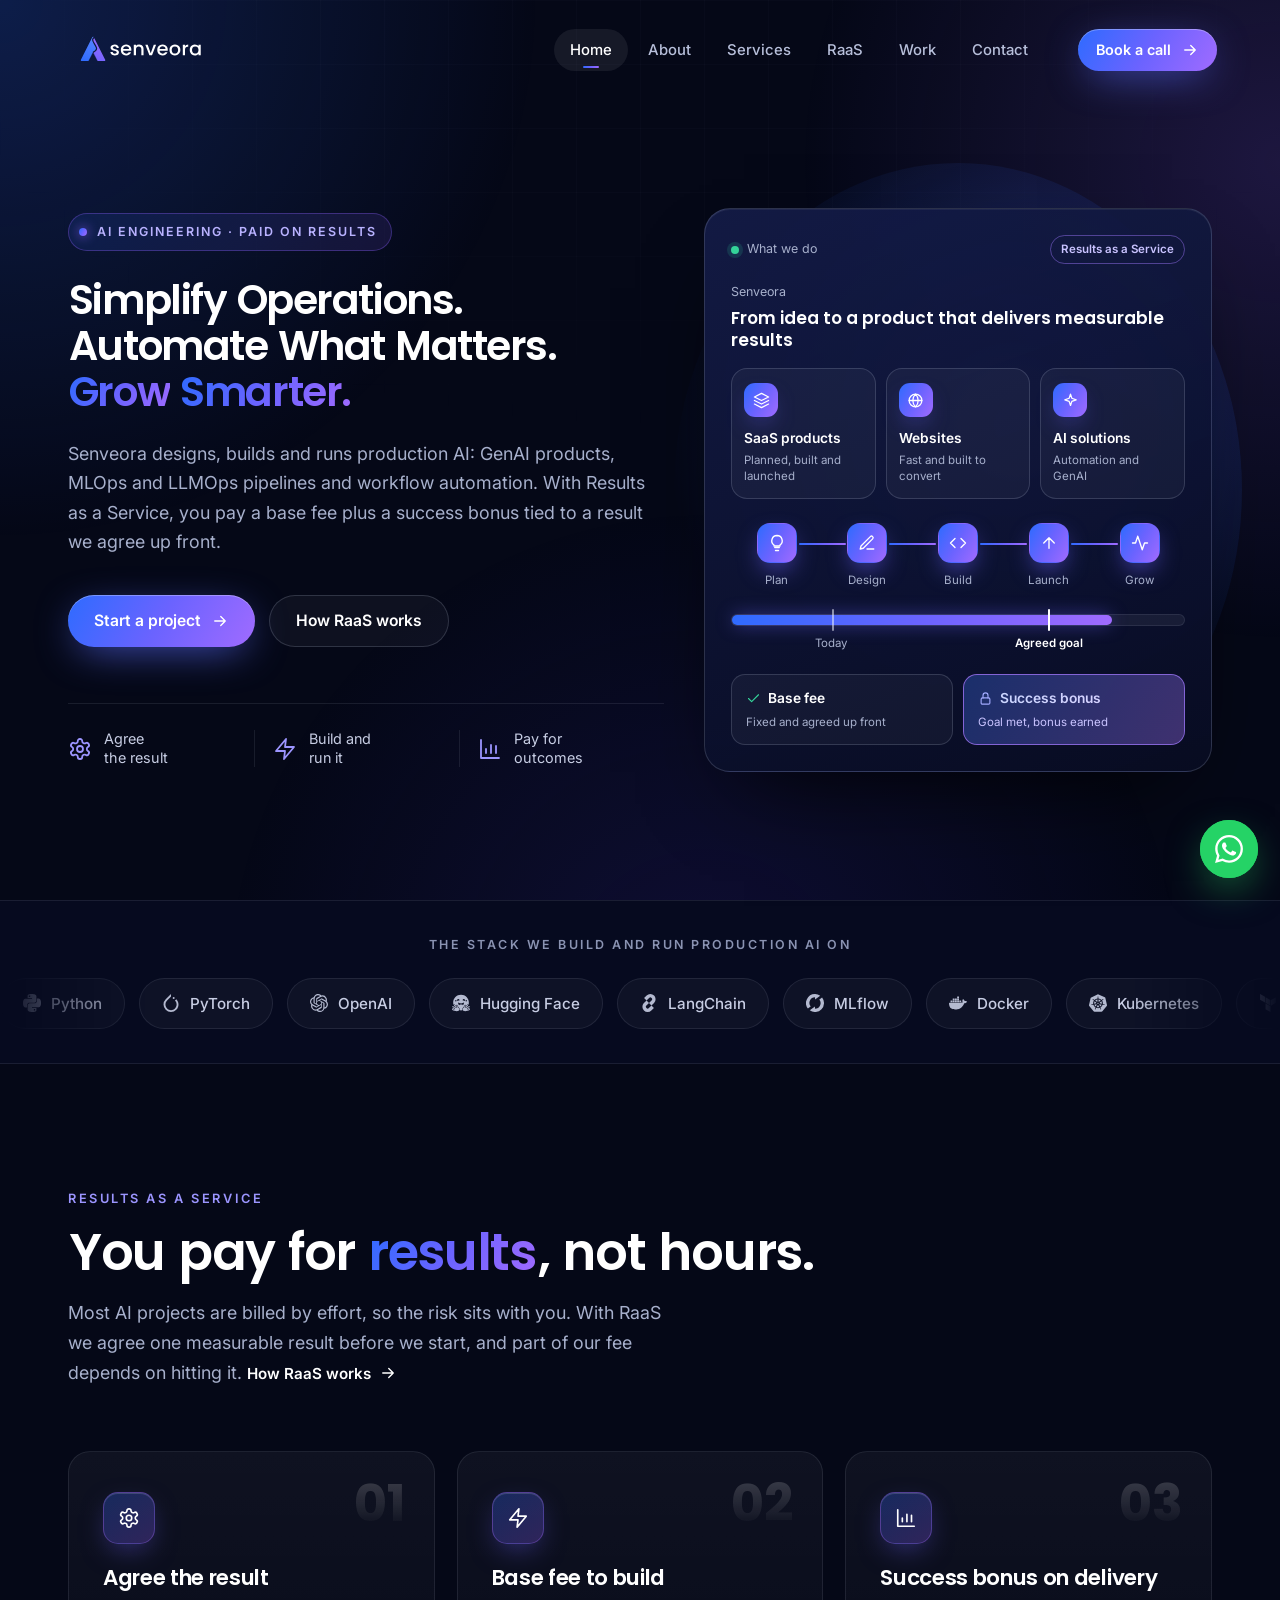
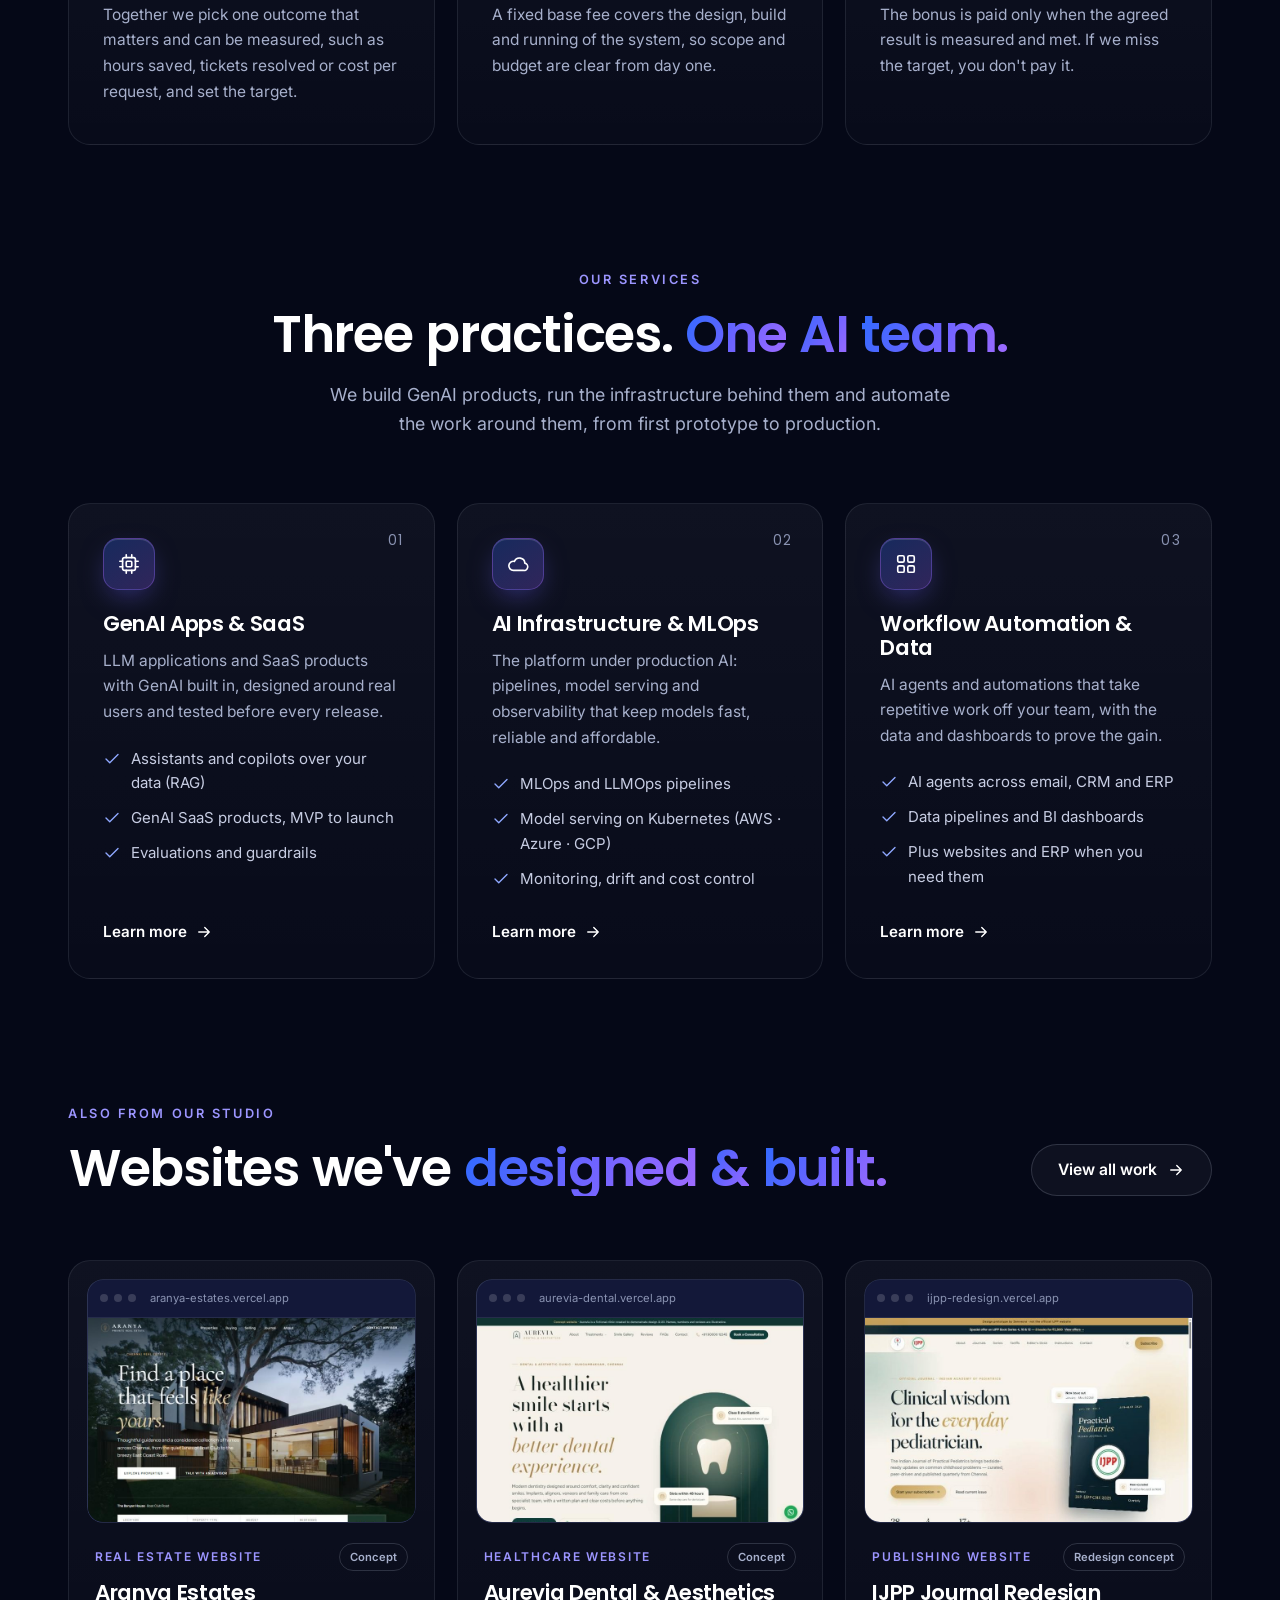
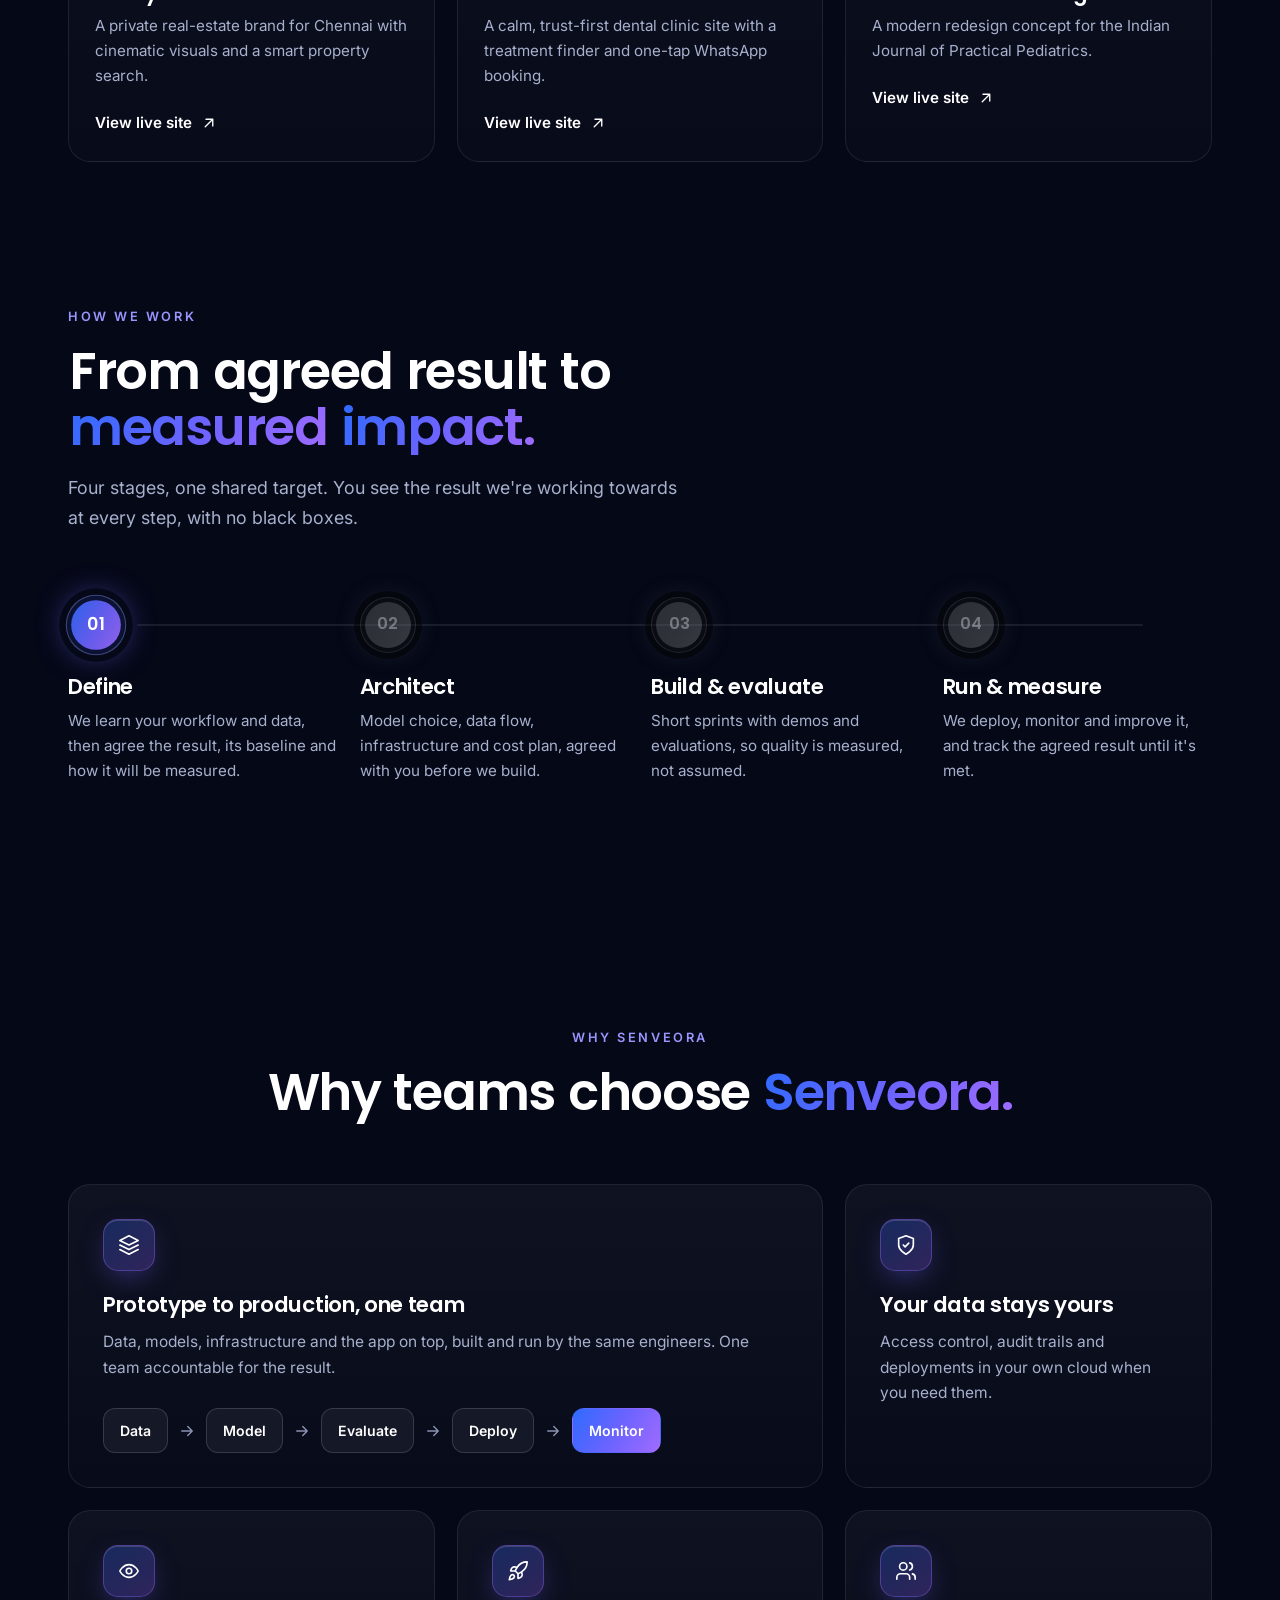
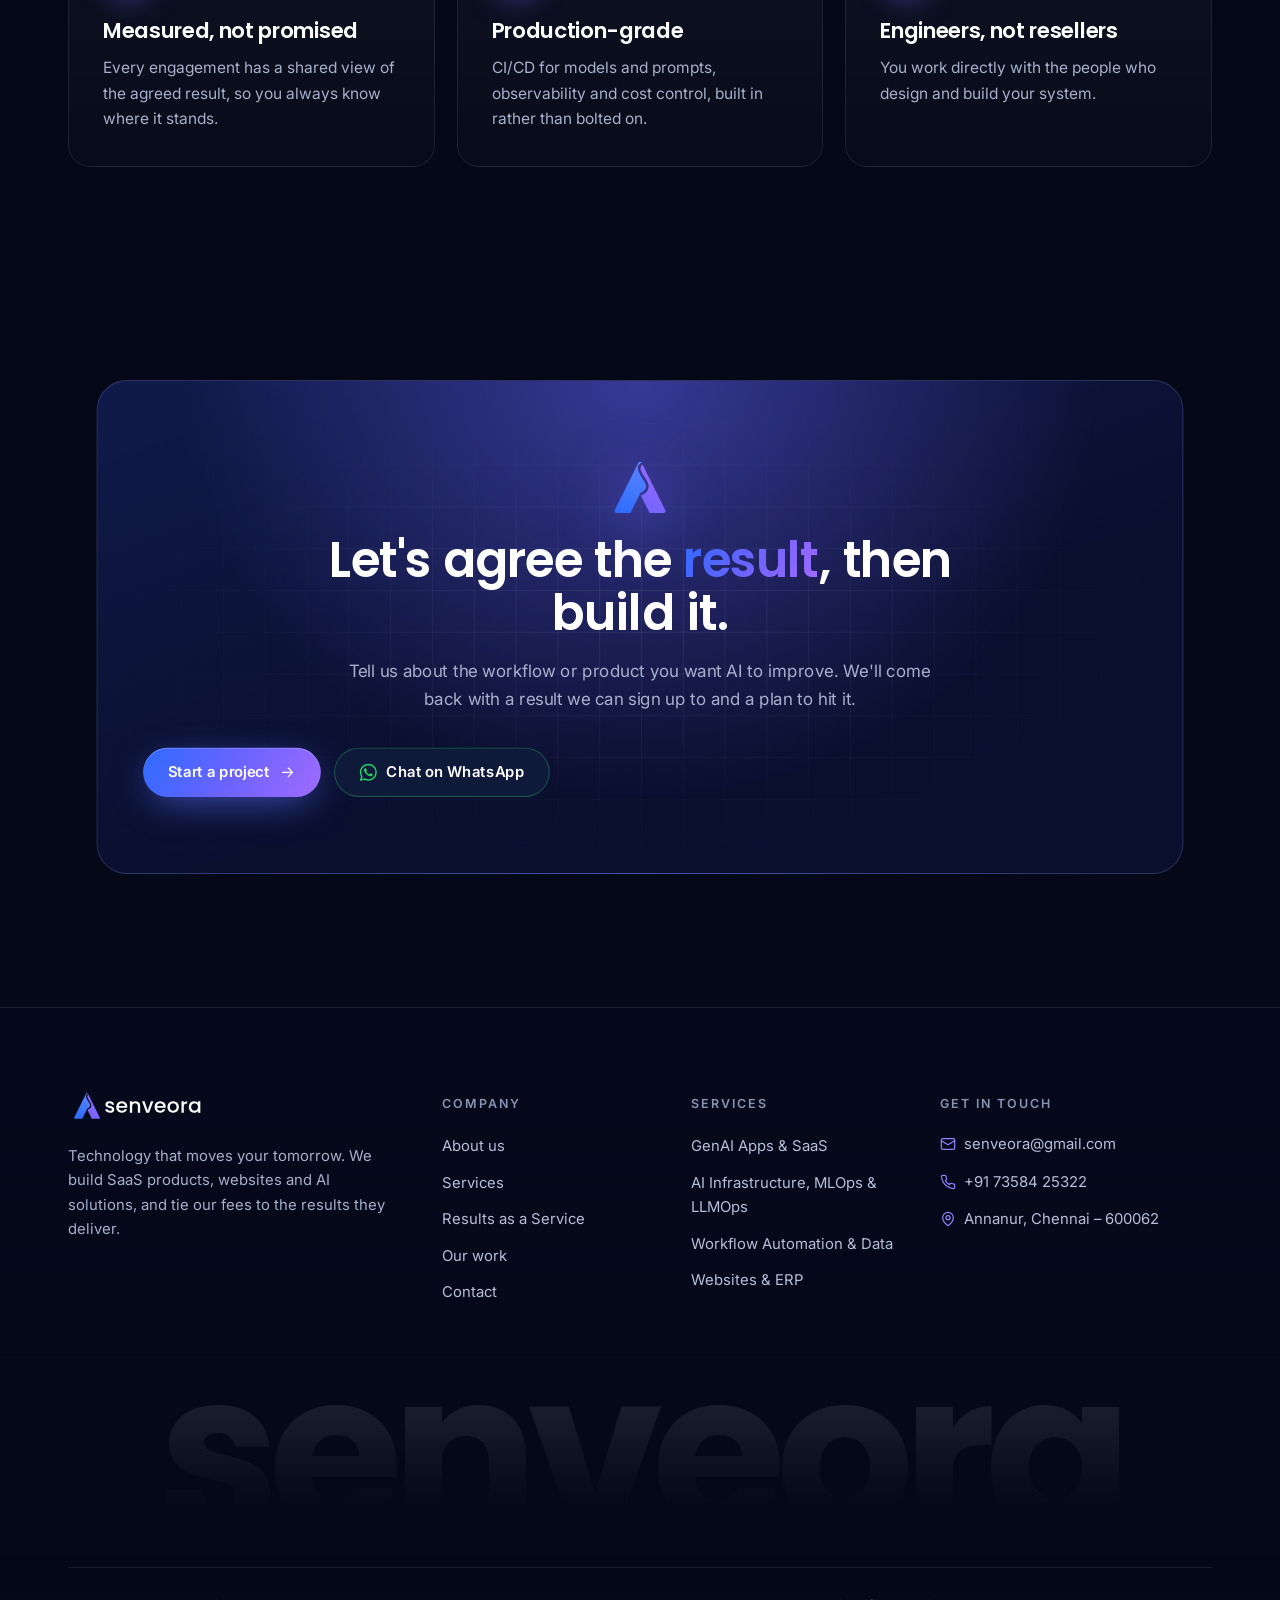
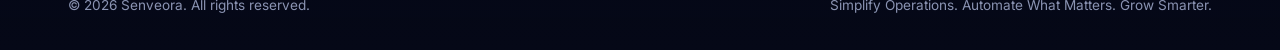
<file: index.html>
<!DOCTYPE html>
<html lang="en">
<head>
<meta charset="utf-8">
<meta name="viewport" content="width=device-width, initial-scale=1">
<title>Senveora — AI Engineering Paid on Results | MLOps, LLMOps &amp; GenAI</title>
<meta name="description" content="Senveora builds and runs production AI in Chennai: GenAI apps and SaaS, MLOps and LLMOps, and workflow automation, on a base fee plus success bonus.">
<link rel="canonical" href="https://senveora-website.vercel.app/">
<meta property="og:type" content="website">
<meta property="og:site_name" content="Senveora">
<meta property="og:title" content="Senveora — AI Engineering Paid on Results | MLOps, LLMOps &amp; GenAI">
<meta property="og:description" content="Senveora builds and runs production AI in Chennai: GenAI apps and SaaS, MLOps and LLMOps, and workflow automation, on a base fee plus success bonus.">
<meta property="og:url" content="https://senveora-website.vercel.app/">
<meta property="og:image" content="https://senveora-website.vercel.app/og-image.png">
<meta property="og:image:width" content="1200">
<meta property="og:image:height" content="630">
<meta property="og:image:alt" content="Senveora — AI engineering, paid on results">
<meta name="twitter:card" content="summary_large_image">
<script type="application/ld+json">
{"@context":"https://schema.org","@type":"ProfessionalService","name":"Senveora","url":"https://senveora-website.vercel.app/","logo":"https://senveora-website.vercel.app/apple-touch-icon.png","image":"https://senveora-website.vercel.app/og-image.png","description":"AI engineering paid on results: GenAI apps and SaaS, MLOps and LLMOps, and workflow automation.","email":"senveora@gmail.com","telephone":"+91 73584 25322","address":{"@type":"PostalAddress","streetAddress":"No. 23A, Thembavani Street, Sri Sakthi Nagar, Annanur","addressLocality":"Chennai","addressRegion":"Tamil Nadu","postalCode":"600062","addressCountry":"IN"},"areaServed":"IN","sameAs":["https://wa.me/917358425322"]}
</script>
<meta name="theme-color" content="#050817">
<link rel="apple-touch-icon" href="/apple-touch-icon.png">
<link rel="icon" type="image/png" href="/favicon.png">
<link rel="icon" type="image/svg+xml" href="[data-uri]">
<link rel="preconnect" href="https://fonts.googleapis.com">
<link rel="preconnect" href="https://fonts.gstatic.com" crossorigin>
<link href="https://fonts.googleapis.com/css2?family=Inter:wght@400;500;600&family=Poppins:wght@500;600;700&display=swap" rel="stylesheet">
<link rel="stylesheet" href="/home.css">
<link rel="stylesheet" href="/visuals.css">
</head>
<body class=" js-off">
<div class="bg-fx" aria-hidden="true"><div class="blob b1"></div><div class="blob b2"></div><div class="blob b3"></div><div class="noise"></div></div>
<header class="nav" id="nav">
  <div class="nav-inner container">
    <a class="brand" href="/" aria-label="Senveora home"><img src="[data-uri]" alt="senveora" width="133" height="36"></a>
    <nav class="nav-links" aria-label="Main">
      <a href="/" data-nav="home" class="is-active">Home</a>
      <a href="/about" data-nav="about" class="">About</a>
      <a href="/services" data-nav="services" class="">Services</a>
      <a href="/raas" data-nav="raas" class="">RaaS</a>
      <a href="/work" data-nav="work" class="">Work</a>
      <a href="/contact" data-nav="contact" class="">Contact</a>
      <a class="btn btn-primary m-cta" href="https://wa.me/917358425322?text=Hi%20Senveora%2C%20I%27d%20like%20to%20book%20a%20call." target="_blank" rel="noopener">Book a call <svg class="i" viewBox="0 0 24 24" fill="none" stroke="currentColor" stroke-width="1.8" stroke-linecap="round" stroke-linejoin="round" aria-hidden="true"><path d="M5 12h14M13 6l6 6-6 6"/></svg></a>
    </nav>
    <a class="btn btn-sm btn-primary nav-cta" href="https://wa.me/917358425322?text=Hi%20Senveora%2C%20I%27d%20like%20to%20book%20a%20call." target="_blank" rel="noopener">Book a call <svg class="i" viewBox="0 0 24 24" fill="none" stroke="currentColor" stroke-width="1.8" stroke-linecap="round" stroke-linejoin="round" aria-hidden="true"><path d="M5 12h14M13 6l6 6-6 6"/></svg></a>
    <button class="nav-toggle" aria-label="Open menu" aria-expanded="false"><svg class="i" viewBox="0 0 24 24" fill="none" stroke="currentColor" stroke-width="1.8" stroke-linecap="round" stroke-linejoin="round" aria-hidden="true"><path d="M4 7h16M4 12h16M4 17h16"/></svg></button>
  </div>
</header>

<main class="page" data-page="home">
<div class="scroll-progress" aria-hidden="true"><span></span></div>
<!-- ===================== HERO ===================== -->
<section class="hero">
  <div class="container hero-grid">
    <div>
      <span class="eyebrow reveal"><span class="dot"></span>AI engineering · paid on results</span>
      <h1 class="motto" data-split data-split-now>Simplify Operations.<br>Automate What Matters.<br><span class="grad-text">Grow Smarter.</span></h1>
      <p class="lead reveal" style="--d:.16s">Senveora designs, builds and runs production AI: GenAI products, MLOps and LLMOps pipelines and workflow automation. With Results as a Service, you pay a base fee plus a success bonus tied to a result we agree up front.</p>
      <div class="btn-row reveal" style="--d:.24s">
        <a class="btn btn-primary" href="/contact">Start a project <svg class="i" viewBox="0 0 24 24" fill="none" stroke="currentColor" stroke-width="1.8" stroke-linecap="round" stroke-linejoin="round" aria-hidden="true"><path d="M5 12h14M13 6l6 6-6 6"/></svg></a>
        <a class="btn btn-ghost" href="/raas">How RaaS works</a>
      </div>
      <div class="pillars reveal" style="--d:.32s">
        <div class="pillar"><svg class="i" viewBox="0 0 24 24" fill="none" stroke="currentColor" stroke-width="1.8" stroke-linecap="round" stroke-linejoin="round" aria-hidden="true"><path d="M12.22 2h-.44a2 2 0 0 0-2 2v.18a2 2 0 0 1-1 1.73l-.43.25a2 2 0 0 1-2 0l-.15-.08a2 2 0 0 0-2.73.73l-.22.38a2 2 0 0 0 .73 2.73l.15.1a2 2 0 0 1 1 1.72v.51a2 2 0 0 1-1 1.74l-.15.09a2 2 0 0 0-.73 2.73l.22.38a2 2 0 0 0 2.73.73l.15-.08a2 2 0 0 1 2 0l.43.25a2 2 0 0 1 1 1.73V20a2 2 0 0 0 2 2h.44a2 2 0 0 0 2-2v-.18a2 2 0 0 1 1-1.73l.43-.25a2 2 0 0 1 2 0l.15.08a2 2 0 0 0 2.73-.73l.22-.39a2 2 0 0 0-.73-2.73l-.15-.08a2 2 0 0 1-1-1.74v-.5a2 2 0 0 1 1-1.74l.15-.09a2 2 0 0 0 .73-2.73l-.22-.38a2 2 0 0 0-2.73-.73l-.15.08a2 2 0 0 1-2 0l-.43-.25a2 2 0 0 1-1-1.73V4a2 2 0 0 0-2-2z"/><circle cx="12" cy="12" r="3"/></svg><span>Agree<br>the result</span></div>
        <div class="pillar"><svg class="i" viewBox="0 0 24 24" fill="none" stroke="currentColor" stroke-width="1.8" stroke-linecap="round" stroke-linejoin="round" aria-hidden="true"><path d="M13 2 3 14h9l-1 8 10-12h-9l1-8z"/></svg><span>Build and<br>run it</span></div>
        <div class="pillar"><svg class="i" viewBox="0 0 24 24" fill="none" stroke="currentColor" stroke-width="1.8" stroke-linecap="round" stroke-linejoin="round" aria-hidden="true"><path d="M3 3v18h18"/><path d="M8 16v-4M13 16V8M18 16v-7"/></svg><span>Pay for<br>outcomes</span></div>
      </div>
    </div>

    <div class="reveal" style="--d:.2s">
      <div class="eg" role="img" aria-label="What Senveora does: we build SaaS products, websites and AI solutions through a plan, design, build, launch and grow process, and tie our fee to the result">
        <div class="eg-glow"></div>
        <div class="eg-panel">
          <div class="eg-head"><span class="eg-live"><i></i>What we do</span><span class="eg-tag">Results as a Service</span></div>
          <div class="eg-result"><span>Senveora</span><b>From idea to a product that delivers measurable results</b></div>
          <div class="eg-offers">
            <div class="eg-offer" style="--i:0"><span><svg class="i" viewBox="0 0 24 24" fill="none" stroke="currentColor" stroke-width="1.8" stroke-linecap="round" stroke-linejoin="round" aria-hidden="true"><path d="m12 2 10 5-10 5L2 7z"/><path d="m2 17 10 5 10-5M2 12l10 5 10-5"/></svg></span><b>SaaS products</b><small>Planned, built and launched</small></div>
            <div class="eg-offer" style="--i:1"><span><svg class="i" viewBox="0 0 24 24" fill="none" stroke="currentColor" stroke-width="1.8" stroke-linecap="round" stroke-linejoin="round" aria-hidden="true"><circle cx="12" cy="12" r="9"/><path d="M3 12h18M12 3c2.5 2.5 3.8 5.5 3.8 9s-1.3 6.5-3.8 9c-2.5-2.5-3.8-5.5-3.8-9S9.5 5.5 12 3z"/></svg></span><b>Websites</b><small>Fast and built to convert</small></div>
            <div class="eg-offer" style="--i:2"><span><svg class="i" viewBox="0 0 24 24" fill="none" stroke="currentColor" stroke-width="1.8" stroke-linecap="round" stroke-linejoin="round" aria-hidden="true"><path d="M12 3l1.9 5.8L20 11l-6.1 2.2L12 19l-1.9-5.8L4 11l6.1-2.2z"/></svg></span><b>AI solutions</b><small>Automation and GenAI</small></div>
          </div>
          <div class="eg-pipe">
            <div class="eg-step" style="--i:0"><span class="eg-node"><svg class="i" viewBox="0 0 24 24" fill="none" stroke="currentColor" stroke-width="1.8" stroke-linecap="round" stroke-linejoin="round" aria-hidden="true"><path d="M9 18h6M10 22h4"/><path d="M12 2a7 7 0 0 0-4 12.7V16h8v-1.3A7 7 0 0 0 12 2z"/></svg></span>Plan</div>
            <div class="eg-step" style="--i:1"><span class="eg-node"><svg class="i" viewBox="0 0 24 24" fill="none" stroke="currentColor" stroke-width="1.8" stroke-linecap="round" stroke-linejoin="round" aria-hidden="true"><path d="M12 20h9"/><path d="M16.5 3.5a2.1 2.1 0 0 1 3 3L7 19l-4 1 1-4z"/></svg></span>Design</div>
            <div class="eg-step" style="--i:2"><span class="eg-node"><svg class="i" viewBox="0 0 24 24" fill="none" stroke="currentColor" stroke-width="1.8" stroke-linecap="round" stroke-linejoin="round" aria-hidden="true"><path d="m16 18 6-6-6-6M8 6l-6 6 6 6"/></svg></span>Build</div>
            <div class="eg-step" style="--i:3"><span class="eg-node"><svg class="i" viewBox="0 0 24 24" fill="none" stroke="currentColor" stroke-width="1.8" stroke-linecap="round" stroke-linejoin="round" aria-hidden="true"><path d="M12 19V5M5 12l7-7 7 7"/></svg></span>Launch</div>
            <div class="eg-step" style="--i:4"><span class="eg-node"><svg class="i" viewBox="0 0 24 24" fill="none" stroke="currentColor" stroke-width="1.8" stroke-linecap="round" stroke-linejoin="round" aria-hidden="true"><path d="M22 12h-4l-3 9L9 3l-3 9H2"/></svg></span>Grow</div>
          </div>
          <div class="eg-meter">
            <div class="eg-track"><span class="eg-fill"></span><i class="eg-mark" style="left:22%"></i><i class="eg-mark target" style="left:70%"></i></div>
            <div class="eg-scale"><span style="left:22%">Today</span><span class="t" style="left:70%">Agreed goal</span></div>
          </div>
          <div class="eg-fee">
            <div class="eg-seg base"><b><svg class="i" viewBox="0 0 24 24" fill="none" stroke="currentColor" stroke-width="1.8" stroke-linecap="round" stroke-linejoin="round" aria-hidden="true"><path d="M20 6 9 17l-5-5"/></svg>Base fee</b><small>Fixed and agreed up front</small></div>
            <div class="eg-seg bonus"><b><svg class="i" viewBox="0 0 24 24" fill="none" stroke="currentColor" stroke-width="1.8" stroke-linecap="round" stroke-linejoin="round" aria-hidden="true"><rect x="5" y="11" width="14" height="10" rx="2"/><path d="M8 11V7a4 4 0 0 1 8 0v4"/></svg>Success bonus</b><small class="eg-swap"><span class="off">Paid only when the goal is met</span><span class="on">Goal met, bonus earned</span></small></div>
          </div>
        </div>
      </div>
    </div>
  </div>
</section>

<!-- ===================== TECH MARQUEE ===================== -->
<div class="marquee-wrap">
  <div class="marquee-label">The stack we build and run production AI on</div>
  <div class="marquee" aria-hidden="true">
    <div class="marquee-track">
      <span class="tech"><svg class="tl" viewBox="0 0 24 24" aria-hidden="true"><path d="M14.25.18l.9.2.73.26.59.3.45.32.34.34.25.34.16.33.1.3.04.26.02.2-.01.13V8.5l-.05.63-.13.55-.21.46-.26.38-.3.31-.33.25-.35.19-.35.14-.33.1-.3.07-.26.04-.21.02H8.77l-.69.05-.59.14-.5.22-.41.27-.33.32-.27.35-.2.36-.15.37-.1.35-.07.32-.04.27-.02.21v3.06H3.17l-.21-.03-.28-.07-.32-.12-.35-.18-.36-.26-.36-.36-.35-.46-.32-.59-.28-.73-.21-.88-.14-1.05-.05-1.23.06-1.22.16-1.04.24-.87.32-.71.36-.57.4-.44.42-.33.42-.24.4-.16.36-.1.32-.05.24-.01h.16l.06.01h8.16v-.83H6.18l-.01-2.75-.02-.37.05-.34.11-.31.17-.28.25-.26.31-.23.38-.2.44-.18.51-.15.58-.12.64-.1.71-.06.77-.04.84-.02 1.27.05zm-6.3 1.98l-.23.33-.08.41.08.41.23.34.33.22.41.09.41-.09.33-.22.23-.34.08-.41-.08-.41-.23-.33-.33-.22-.41-.09-.41.09zm13.09 3.95l.28.06.32.12.35.18.36.27.36.35.35.47.32.59.28.73.21.88.14 1.04.05 1.23-.06 1.23-.16 1.04-.24.86-.32.71-.36.57-.4.45-.42.33-.42.24-.4.16-.36.09-.32.05-.24.02-.16-.01h-8.22v.82h5.84l.01 2.76.02.36-.05.34-.11.31-.17.29-.25.25-.31.24-.38.2-.44.17-.51.15-.58.13-.64.09-.71.07-.77.04-.84.01-1.27-.04-1.07-.14-.9-.2-.73-.25-.59-.3-.45-.33-.34-.34-.25-.34-.16-.33-.1-.3-.04-.25-.02-.2.01-.13v-5.34l.05-.64.13-.54.21-.46.26-.38.3-.32.33-.24.35-.2.35-.14.33-.1.3-.06.26-.04.21-.02.13-.01h5.84l.69-.05.59-.14.5-.21.41-.28.33-.32.27-.35.2-.36.15-.36.1-.35.07-.32.04-.28.02-.21V6.07h2.09l.14.01zm-6.47 14.25l-.23.33-.08.41.08.41.23.33.33.23.41.08.41-.08.33-.23.23-.33.08-.41-.08-.41-.23-.33-.33-.23-.41-.08-.41.08z"/></svg>Python</span><span class="tech"><svg class="tl" viewBox="0 0 24 24" aria-hidden="true"><path d="M12.005 0L4.952 7.053a9.865 9.865 0 000 14.022 9.866 9.866 0 0014.022 0c3.984-3.9 3.986-10.205.085-14.023l-1.744 1.743c2.904 2.905 2.904 7.634 0 10.538s-7.634 2.904-10.538 0-2.904-7.634 0-10.538l4.647-4.646.582-.665zm3.568 3.899a1.327 1.327 0 00-1.327 1.327 1.327 1.327 0 001.327 1.328A1.327 1.327 0 0016.9 5.226 1.327 1.327 0 0015.573 3.9z"/></svg>PyTorch</span><span class="tech"><svg class="tl" viewBox="0 0 24 24" aria-hidden="true"><path d="M22.2819 9.8211a5.9847 5.9847 0 0 0-.5157-4.9108 6.0462 6.0462 0 0 0-6.5098-2.9A6.0651 6.0651 0 0 0 4.9807 4.1818a5.9847 5.9847 0 0 0-3.9977 2.9 6.0462 6.0462 0 0 0 .7427 7.0966 5.98 5.98 0 0 0 .511 4.9107 6.051 6.051 0 0 0 6.5146 2.9001A5.9847 5.9847 0 0 0 13.2599 24a6.0557 6.0557 0 0 0 5.7718-4.2058 5.9894 5.9894 0 0 0 3.9977-2.9001 6.0557 6.0557 0 0 0-.7475-7.0729zm-9.022 12.6081a4.4755 4.4755 0 0 1-2.8764-1.0408l.1419-.0804 4.7783-2.7582a.7948.7948 0 0 0 .3927-.6813v-6.7369l2.02 1.1686a.071.071 0 0 1 .038.052v5.5826a4.504 4.504 0 0 1-4.4945 4.4944zm-9.6607-4.1254a4.4708 4.4708 0 0 1-.5346-3.0137l.142.0852 4.783 2.7582a.7712.7712 0 0 0 .7806 0l5.8428-3.3685v2.3324a.0804.0804 0 0 1-.0332.0615L9.74 19.9502a4.4992 4.4992 0 0 1-6.1408-1.6464zM2.3408 7.8956a4.485 4.485 0 0 1 2.3655-1.9728V11.6a.7664.7664 0 0 0 .3879.6765l5.8144 3.3543-2.0201 1.1685a.0757.0757 0 0 1-.071 0l-4.8303-2.7865A4.504 4.504 0 0 1 2.3408 7.872zm16.5963 3.8558L13.1038 8.364 15.1192 7.2a.0757.0757 0 0 1 .071 0l4.8303 2.7913a4.4944 4.4944 0 0 1-.6765 8.1042v-5.6772a.79.79 0 0 0-.407-.667zm2.0107-3.0231l-.142-.0852-4.7735-2.7818a.7759.7759 0 0 0-.7854 0L9.409 9.2297V6.8974a.0662.0662 0 0 1 .0284-.0615l4.8303-2.7866a4.4992 4.4992 0 0 1 6.6802 4.66zM8.3065 12.863l-2.02-1.1638a.0804.0804 0 0 1-.038-.0567V6.0742a4.4992 4.4992 0 0 1 7.3757-3.4537l-.142.0805L8.704 5.459a.7948.7948 0 0 0-.3927.6813zm1.0976-2.3654l2.602-1.4998 2.6069 1.4998v2.9994l-2.5974 1.4997-2.6067-1.4997Z"/></svg>OpenAI</span><span class="tech"><svg class="tl" viewBox="0 0 24 24" aria-hidden="true"><path d="M12.025 1.13c-5.77 0-10.449 4.647-10.449 10.378 0 1.112.178 2.181.503 3.185.064-.222.203-.444.416-.577a.96.96 0 0 1 .524-.15c.293 0 .584.124.84.284.278.173.48.408.71.694.226.282.458.611.684.951v-.014c.017-.324.106-.622.264-.874s.403-.487.762-.543c.3-.047.596.06.787.203s.31.313.4.467c.15.257.212.468.233.542.01.026.653 1.552 1.657 2.54.616.605 1.01 1.223 1.082 1.912.055.537-.096 1.059-.38 1.572.637.121 1.294.187 1.967.187.657 0 1.298-.063 1.921-.178-.287-.517-.44-1.041-.384-1.581.07-.69.465-1.307 1.081-1.913 1.004-.987 1.647-2.513 1.657-2.539.021-.074.083-.285.233-.542.09-.154.208-.323.4-.467a1.08 1.08 0 0 1 .787-.203c.359.056.604.29.762.543s.247.55.265.874v.015c.225-.34.457-.67.683-.952.23-.286.432-.52.71-.694.257-.16.547-.284.84-.285a.97.97 0 0 1 .524.151c.228.143.373.388.43.625l.006.04a10.3 10.3 0 0 0 .534-3.273c0-5.731-4.678-10.378-10.449-10.378M8.327 6.583a1.5 1.5 0 0 1 .713.174 1.487 1.487 0 0 1 .617 2.013c-.183.343-.762-.214-1.102-.094-.38.134-.532.914-.917.71a1.487 1.487 0 0 1 .69-2.803m7.486 0a1.487 1.487 0 0 1 .689 2.803c-.385.204-.536-.576-.916-.71-.34-.12-.92.437-1.103.094a1.487 1.487 0 0 1 .617-2.013 1.5 1.5 0 0 1 .713-.174m-10.68 1.55a.96.96 0 1 1 0 1.921.96.96 0 0 1 0-1.92m13.838 0a.96.96 0 1 1 0 1.92.96.96 0 0 1 0-1.92M8.489 11.458c.588.01 1.965 1.157 3.572 1.164 1.607-.007 2.984-1.155 3.572-1.164.196-.003.305.12.305.454 0 .886-.424 2.328-1.563 3.202-.22-.756-1.396-1.366-1.63-1.32q-.011.001-.02.006l-.044.026-.01.008-.03.024q-.018.017-.035.036l-.032.04a1 1 0 0 0-.058.09l-.014.025q-.049.088-.11.19a1 1 0 0 1-.083.116 1.2 1.2 0 0 1-.173.18q-.035.029-.075.058a1.3 1.3 0 0 1-.251-.243 1 1 0 0 1-.076-.107c-.124-.193-.177-.363-.337-.444-.034-.016-.104-.008-.2.022q-.094.03-.216.087-.06.028-.125.063l-.13.074q-.067.04-.136.086a3 3 0 0 0-.135.096 3 3 0 0 0-.26.219 2 2 0 0 0-.12.121 2 2 0 0 0-.106.128l-.002.002a2 2 0 0 0-.09.132l-.001.001a1.2 1.2 0 0 0-.105.212q-.013.036-.024.073c-1.139-.875-1.563-2.317-1.563-3.203 0-.334.109-.457.305-.454m.836 10.354c.824-1.19.766-2.082-.365-3.194-1.13-1.112-1.789-2.738-1.789-2.738s-.246-.945-.806-.858-.97 1.499.202 2.362c1.173.864-.233 1.45-.685.64-.45-.812-1.683-2.896-2.322-3.295s-1.089-.175-.938.647 2.822 2.813 2.562 3.244-1.176-.506-1.176-.506-2.866-2.567-3.49-1.898.473 1.23 2.037 2.16c1.564.932 1.686 1.178 1.464 1.53s-3.675-2.511-4-1.297c-.323 1.214 3.524 1.567 3.287 2.405-.238.839-2.71-1.587-3.216-.642-.506.946 3.49 2.056 3.522 2.064 1.29.33 4.568 1.028 5.713-.624m5.349 0c-.824-1.19-.766-2.082.365-3.194 1.13-1.112 1.789-2.738 1.789-2.738s.246-.945.806-.858.97 1.499-.202 2.362c-1.173.864.233 1.45.685.64.451-.812 1.683-2.896 2.322-3.295s1.089-.175.938.647-2.822 2.813-2.562 3.244 1.176-.506 1.176-.506 2.866-2.567 3.49-1.898-.473 1.23-2.037 2.16c-1.564.932-1.686 1.178-1.464 1.53s3.675-2.511 4-1.297c.323 1.214-3.524 1.567-3.287 2.405.238.839 2.71-1.587 3.216-.642.506.946-3.49 2.056-3.522 2.064-1.29.33-4.568 1.028-5.713-.624"/></svg>Hugging Face</span><span class="tech"><svg class="tl" viewBox="0 0 24 24" aria-hidden="true"><path d="M13.796 0a6.93 6.93 0 0 0-4.91 2.019L5.451 5.455l3.273 3.27 3.432-3.432a2.284 2.284 0 0 1 3.277 0 2.28 2.28 0 0 1 0 3.275L12 12.001l3.273 3.273 3.433-3.435c2.692-2.692 2.692-7.127 0-9.82A6.92 6.92 0 0 0 13.796 0m-5.07 8.728-3.433 3.434c-2.692 2.693-2.692 7.126 0 9.819A6.92 6.92 0 0 0 10.203 24a6.93 6.93 0 0 0 4.911-2.02l3.432-3.432-3.271-3.272-3.433 3.433a2.284 2.284 0 0 1-3.277 0 2.28 2.28 0 0 1 0-3.276L12 12z"/></svg>LangChain</span><span class="tech"><svg class="tl" viewBox="0 0 24 24" aria-hidden="true"><path d="M11.883.002a12.044 12.044 0 0 0-9.326 19.463l3.668-2.694A7.573 7.573 0 0 1 12.043 4.45v2.867l6.908-5.14A12.012 12.012 0 0 0 11.883.002zm9.562 4.533L17.777 7.23a7.573 7.573 0 0 1-5.818 12.322v-2.867l-6.908 5.14a12.046 12.046 0 0 0 16.394-17.29z"/></svg>MLflow</span><span class="tech"><svg class="tl" viewBox="0 0 24 24" aria-hidden="true"><path d="M13.983 11.078h2.119a.186.186 0 00.186-.185V9.006a.186.186 0 00-.186-.186h-2.119a.185.185 0 00-.185.185v1.888c0 .102.083.185.185.185m-2.954-5.43h2.118a.186.186 0 00.186-.186V3.574a.186.186 0 00-.186-.185h-2.118a.185.185 0 00-.185.185v1.888c0 .102.082.185.185.185m0 2.716h2.118a.187.187 0 00.186-.186V6.29a.186.186 0 00-.186-.185h-2.118a.185.185 0 00-.185.185v1.887c0 .102.082.185.185.186m-2.93 0h2.12a.186.186 0 00.184-.186V6.29a.185.185 0 00-.185-.185H8.1a.185.185 0 00-.185.185v1.887c0 .102.083.185.185.186m-2.964 0h2.119a.186.186 0 00.185-.186V6.29a.185.185 0 00-.185-.185H5.136a.186.186 0 00-.186.185v1.887c0 .102.084.185.186.186m5.893 2.715h2.118a.186.186 0 00.186-.185V9.006a.186.186 0 00-.186-.186h-2.118a.185.185 0 00-.185.185v1.888c0 .102.082.185.185.185m-2.93 0h2.12a.185.185 0 00.184-.185V9.006a.185.185 0 00-.184-.186h-2.12a.185.185 0 00-.184.185v1.888c0 .102.083.185.185.185m-2.964 0h2.119a.185.185 0 00.185-.185V9.006a.185.185 0 00-.184-.186h-2.12a.186.186 0 00-.186.186v1.887c0 .102.084.185.186.185m-2.92 0h2.12a.185.185 0 00.184-.185V9.006a.185.185 0 00-.184-.186h-2.12a.185.185 0 00-.184.185v1.888c0 .102.082.185.185.185M23.763 9.89c-.065-.051-.672-.51-1.954-.51-.338.001-.676.03-1.01.087-.248-1.7-1.653-2.53-1.716-2.566l-.344-.199-.226.327c-.284.438-.49.922-.612 1.43-.23.97-.09 1.882.403 2.661-.595.332-1.55.413-1.744.42H.751a.751.751 0 00-.75.748 11.376 11.376 0 00.692 4.062c.545 1.428 1.355 2.48 2.41 3.124 1.18.723 3.1 1.137 5.275 1.137.983.003 1.963-.086 2.93-.266a12.248 12.248 0 003.823-1.389c.98-.567 1.86-1.288 2.61-2.136 1.252-1.418 1.998-2.997 2.553-4.4h.221c1.372 0 2.215-.549 2.68-1.009.309-.293.55-.65.707-1.046l.098-.288Z"/></svg>Docker</span><span class="tech"><svg class="tl" viewBox="0 0 24 24" aria-hidden="true"><path d="M10.204 14.35l.007.01-.999 2.413a5.171 5.171 0 0 1-2.075-2.597l2.578-.437.004.005a.44.44 0 0 1 .484.606zm-.833-2.129a.44.44 0 0 0 .173-.756l.002-.011L7.585 9.7a5.143 5.143 0 0 0-.73 3.255l2.514-.725.002-.009zm1.145-1.98a.44.44 0 0 0 .699-.337l.01-.005.15-2.62a5.144 5.144 0 0 0-3.01 1.442l2.147 1.523.004-.002zm.76 2.75l.723.349.722-.347.18-.78-.5-.623h-.804l-.5.623.179.779zm1.5-3.095a.44.44 0 0 0 .7.336l.008.003 2.134-1.513a5.188 5.188 0 0 0-2.992-1.442l.148 2.615.002.001zm10.876 5.97l-5.773 7.181a1.6 1.6 0 0 1-1.248.594l-9.261.003a1.6 1.6 0 0 1-1.247-.596l-5.776-7.18a1.583 1.583 0 0 1-.307-1.34L2.1 5.573c.108-.47.425-.864.863-1.073L11.305.513a1.606 1.606 0 0 1 1.385 0l8.345 3.985c.438.209.755.604.863 1.073l2.062 8.955c.108.47-.005.963-.308 1.34zm-3.289-2.057c-.042-.01-.103-.026-.145-.034-.174-.033-.315-.025-.479-.038-.35-.037-.638-.067-.895-.148-.105-.04-.18-.165-.216-.216l-.201-.059a6.45 6.45 0 0 0-.105-2.332 6.465 6.465 0 0 0-.936-2.163c.052-.047.15-.133.177-.159.008-.09.001-.183.094-.282.197-.185.444-.338.743-.522.142-.084.273-.137.415-.242.032-.024.076-.062.11-.089.24-.191.295-.52.123-.736-.172-.216-.506-.236-.745-.045-.034.027-.08.062-.111.088-.134.116-.217.23-.33.35-.246.25-.45.458-.673.609-.097.056-.239.037-.303.033l-.19.135a6.545 6.545 0 0 0-4.146-2.003l-.012-.223c-.065-.062-.143-.115-.163-.25-.022-.268.015-.557.057-.905.023-.163.061-.298.068-.475.001-.04-.001-.099-.001-.142 0-.306-.224-.555-.5-.555-.275 0-.499.249-.499.555l.001.014c0 .041-.002.092 0 .128.006.177.044.312.067.475.042.348.078.637.056.906a.545.545 0 0 1-.162.258l-.012.211a6.424 6.424 0 0 0-4.166 2.003 8.373 8.373 0 0 1-.18-.128c-.09.012-.18.04-.297-.029-.223-.15-.427-.358-.673-.608-.113-.12-.195-.234-.329-.349-.03-.026-.077-.062-.111-.088a.594.594 0 0 0-.348-.132.481.481 0 0 0-.398.176c-.172.216-.117.546.123.737l.007.005.104.083c.142.105.272.159.414.242.299.185.546.338.743.522.076.082.09.226.1.288l.16.143a6.462 6.462 0 0 0-1.02 4.506l-.208.06c-.055.072-.133.184-.215.217-.257.081-.546.11-.895.147-.164.014-.305.006-.48.039-.037.007-.09.02-.133.03l-.004.002-.007.002c-.295.071-.484.342-.423.608.061.267.349.429.645.365l.007-.001.01-.003.129-.029c.17-.046.294-.113.448-.172.33-.118.604-.217.87-.256.112-.009.23.069.288.101l.217-.037a6.5 6.5 0 0 0 2.88 3.596l-.09.218c.033.084.069.199.044.282-.097.252-.263.517-.452.813-.091.136-.185.242-.268.399-.02.037-.045.095-.064.134-.128.275-.034.591.213.71.248.12.556-.007.69-.282v-.002c.02-.039.046-.09.062-.127.07-.162.094-.301.144-.458.132-.332.205-.68.387-.897.05-.06.13-.082.215-.105l.113-.205a6.453 6.453 0 0 0 4.609.012l.106.192c.086.028.18.042.256.155.136.232.229.507.342.84.05.156.074.295.145.457.016.037.043.09.062.129.133.276.442.402.69.282.247-.118.341-.435.213-.71-.02-.039-.045-.096-.065-.134-.083-.156-.177-.261-.268-.398-.19-.296-.346-.541-.443-.793-.04-.13.007-.21.038-.294-.018-.022-.059-.144-.083-.202a6.499 6.499 0 0 0 2.88-3.622c.064.01.176.03.213.038.075-.05.144-.114.28-.104.266.039.54.138.87.256.154.06.277.128.448.173.036.01.088.019.13.028l.009.003.007.001c.297.064.584-.098.645-.365.06-.266-.128-.537-.423-.608zM16.4 9.701l-1.95 1.746v.005a.44.44 0 0 0 .173.757l.003.01 2.526.728a5.199 5.199 0 0 0-.108-1.674A5.208 5.208 0 0 0 16.4 9.7zm-4.013 5.325a.437.437 0 0 0-.404-.232.44.44 0 0 0-.372.233h-.002l-1.268 2.292a5.164 5.164 0 0 0 3.326.003l-1.27-2.296h-.01zm1.888-1.293a.44.44 0 0 0-.27.036.44.44 0 0 0-.214.572l-.003.004 1.01 2.438a5.15 5.15 0 0 0 2.081-2.615l-2.6-.44-.004.005z"/></svg>Kubernetes</span><span class="tech"><svg class="tl" viewBox="0 0 24 24" aria-hidden="true"><path d="M1.44 0v7.575l6.561 3.79V3.787zm21.12 4.227l-6.561 3.791v7.574l6.56-3.787zM8.72 4.23v7.575l6.561 3.787V8.018zm0 8.405v7.575L15.28 24v-7.578z"/></svg>Terraform</span><span class="tech"><svg class="tl" viewBox="0 0 24 24" aria-hidden="true"><path d="M6.763 10.036c0 .296.032.535.088.71.064.176.144.368.256.576.04.063.056.127.056.183 0 .08-.048.16-.152.24l-.503.335a.383.383 0 0 1-.208.072c-.08 0-.16-.04-.239-.112a2.47 2.47 0 0 1-.287-.375 6.18 6.18 0 0 1-.248-.471c-.622.734-1.405 1.101-2.347 1.101-.67 0-1.205-.191-1.596-.574-.391-.384-.59-.894-.59-1.533 0-.678.239-1.23.726-1.644.487-.415 1.133-.623 1.955-.623.272 0 .551.024.846.064.296.04.6.104.918.176v-.583c0-.607-.127-1.03-.375-1.277-.255-.248-.686-.367-1.3-.367-.28 0-.568.031-.863.103-.295.072-.583.16-.862.272a2.287 2.287 0 0 1-.28.104.488.488 0 0 1-.127.023c-.112 0-.168-.08-.168-.247v-.391c0-.128.016-.224.056-.28a.597.597 0 0 1 .224-.167c.279-.144.614-.264 1.005-.36a4.84 4.84 0 0 1 1.246-.151c.95 0 1.644.216 2.091.647.439.43.662 1.085.662 1.963v2.586zm-3.24 1.214c.263 0 .534-.048.822-.144.287-.096.543-.271.758-.51.128-.152.224-.32.272-.512.047-.191.08-.423.08-.694v-.335a6.66 6.66 0 0 0-.735-.136 6.02 6.02 0 0 0-.75-.048c-.535 0-.926.104-1.19.32-.263.215-.39.518-.39.917 0 .375.095.655.295.846.191.2.47.296.838.296zm6.41.862c-.144 0-.24-.024-.304-.08-.064-.048-.12-.16-.168-.311L7.586 5.55a1.398 1.398 0 0 1-.072-.32c0-.128.064-.2.191-.2h.783c.151 0 .255.025.31.08.065.048.113.16.16.312l1.342 5.284 1.245-5.284c.04-.16.088-.264.151-.312a.549.549 0 0 1 .32-.08h.638c.152 0 .256.025.32.08.063.048.12.16.151.312l1.261 5.348 1.381-5.348c.048-.16.104-.264.16-.312a.52.52 0 0 1 .311-.08h.743c.127 0 .2.065.2.2 0 .04-.009.08-.017.128a1.137 1.137 0 0 1-.056.2l-1.923 6.17c-.048.16-.104.263-.168.311a.51.51 0 0 1-.303.08h-.687c-.151 0-.255-.024-.32-.08-.063-.056-.119-.16-.15-.32l-1.238-5.148-1.23 5.14c-.04.16-.087.264-.15.32-.065.056-.177.08-.32.08zm10.256.215c-.415 0-.83-.048-1.229-.143-.399-.096-.71-.2-.918-.32-.128-.071-.215-.151-.247-.223a.563.563 0 0 1-.048-.224v-.407c0-.167.064-.247.183-.247.048 0 .096.008.144.024.048.016.12.048.2.08.271.12.566.215.878.279.319.064.63.096.95.096.502 0 .894-.088 1.165-.264a.86.86 0 0 0 .415-.758.777.777 0 0 0-.215-.559c-.144-.151-.416-.287-.807-.415l-1.157-.36c-.583-.183-1.014-.454-1.277-.813a1.902 1.902 0 0 1-.4-1.158c0-.335.073-.63.216-.886.144-.255.335-.479.575-.654.24-.184.51-.32.83-.415.32-.096.655-.136 1.006-.136.175 0 .359.008.535.032.183.024.35.056.518.088.16.04.312.08.455.127.144.048.256.096.336.144a.69.69 0 0 1 .24.2.43.43 0 0 1 .071.263v.375c0 .168-.064.256-.184.256a.83.83 0 0 1-.303-.096 3.652 3.652 0 0 0-1.532-.311c-.455 0-.815.071-1.062.223-.248.152-.375.383-.375.71 0 .224.08.416.24.567.159.152.454.304.877.44l1.134.358c.574.184.99.44 1.237.767.247.327.367.702.367 1.117 0 .343-.072.655-.207.926-.144.272-.336.511-.583.703-.248.2-.543.343-.886.447-.36.111-.734.167-1.142.167zM21.698 16.207c-2.626 1.94-6.442 2.969-9.722 2.969-4.598 0-8.74-1.7-11.87-4.526-.247-.223-.024-.527.272-.351 3.384 1.963 7.559 3.153 11.877 3.153 2.914 0 6.114-.607 9.06-1.852.439-.2.814.287.383.607zM22.792 14.961c-.336-.43-2.22-.207-3.074-.103-.255.032-.295-.192-.063-.36 1.5-1.053 3.967-.75 4.254-.399.287.36-.08 2.826-1.485 4.007-.215.184-.423.088-.327-.151.32-.79 1.03-2.57.695-2.994z"/></svg>AWS</span><span class="tech"><svg class="tl" viewBox="0 0 24 24" aria-hidden="true"><path d="M22.379 23.343a1.62 1.62 0 0 0 1.536-2.14v.002L17.35 1.76A1.62 1.62 0 0 0 15.816.657H8.184A1.62 1.62 0 0 0 6.65 1.76L.086 21.204a1.62 1.62 0 0 0 1.536 2.139h4.741a1.62 1.62 0 0 0 1.535-1.103l.977-2.892 4.947 3.675c.28.208.618.32.966.32m-3.084-12.531 3.624 10.739a.54.54 0 0 1-.51.713v-.001h-.03a.54.54 0 0 1-.322-.106l-9.287-6.9h4.853m6.313 7.006c.116-.326.13-.694.007-1.058L9.79 1.76a1.722 1.722 0 0 0-.007-.02h6.034a.54.54 0 0 1 .512.366l6.562 19.445a.54.54 0 0 1-.338.684"/></svg>Microsoft Azure</span><span class="tech"><svg class="tl" viewBox="0 0 24 24" aria-hidden="true"><path d="M12.19 2.38a9.344 9.344 0 0 0-9.234 6.893c.053-.02-.055.013 0 0-3.875 2.551-3.922 8.11-.247 10.941l.006-.007-.007.03a6.717 6.717 0 0 0 4.077 1.356h5.173l.03.03h5.192c6.687.053 9.376-8.605 3.835-12.35a9.365 9.365 0 0 0-2.821-4.552l-.043.043.006-.05A9.344 9.344 0 0 0 12.19 2.38zm-.358 4.146c1.244-.04 2.518.368 3.486 1.15a5.186 5.186 0 0 1 1.862 4.078v.518c3.53-.07 3.53 5.262 0 5.193h-5.193l-.008.009v-.04H6.785a2.59 2.59 0 0 1-1.067-.23h.001a2.597 2.597 0 1 1 3.437-3.437l3.013-3.012A6.747 6.747 0 0 0 8.11 8.24c.018-.01.04-.026.054-.023a5.186 5.186 0 0 1 3.67-1.69z"/></svg>Google Cloud</span><span class="tech"><svg class="tl" viewBox="0 0 24 24" aria-hidden="true"><path d="M10.984 13.836a.5.5 0 0 1-.353-.146l-.745-.743a.5.5 0 1 1 .706-.708l.392.391 1.181-1.18a.5.5 0 0 1 .708.707l-1.535 1.533a.504.504 0 0 1-.354.146zm9.353-.147l1.534-1.532a.5.5 0 0 0-.707-.707l-1.181 1.18-.392-.391a.5.5 0 1 0-.706.708l.746.743a.497.497 0 0 0 .706-.001zM4.527 7.452l2.557-1.585A1 1 0 0 0 7.09 4.17L4.533 2.56A1 1 0 0 0 3 3.406v3.196a1.001 1.001 0 0 0 1.527.85zm2.03-2.436L4 6.602V3.406l2.557 1.61zM24 12.5c0 1.93-1.57 3.5-3.5 3.5a3.503 3.503 0 0 1-3.46-3h-2.08a3.503 3.503 0 0 1-3.46 3 3.502 3.502 0 0 1-3.46-3h-.558c-.972 0-1.85-.399-2.482-1.042V17c0 1.654 1.346 3 3 3h.04c.244-1.693 1.7-3 3.46-3 1.93 0 3.5 1.57 3.5 3.5S13.43 24 11.5 24a3.502 3.502 0 0 1-3.46-3H8c-2.206 0-4-1.794-4-4V9.899A5.008 5.008 0 0 1 0 5c0-2.757 2.243-5 5-5s5 2.243 5 5a5.005 5.005 0 0 1-4.952 4.998A2.482 2.482 0 0 0 7.482 12h.558c.244-1.693 1.7-3 3.46-3a3.502 3.502 0 0 1 3.46 3h2.08a3.503 3.503 0 0 1 3.46-3c1.93 0 3.5 1.57 3.5 3.5zm-15 8c0 1.378 1.122 2.5 2.5 2.5s2.5-1.122 2.5-2.5-1.122-2.5-2.5-2.5S9 19.122 9 20.5zM5 9c2.206 0 4-1.794 4-4S7.206 1 5 1 1 2.794 1 5s1.794 4 4 4zm9 3.5c0-1.378-1.122-2.5-2.5-2.5S9 11.122 9 12.5s1.122 2.5 2.5 2.5 2.5-1.122 2.5-2.5zm9 0c0-1.378-1.122-2.5-2.5-2.5S18 11.122 18 12.5s1.122 2.5 2.5 2.5 2.5-1.122 2.5-2.5zm-13 8a.5.5 0 1 0 1 0 .5.5 0 0 0-1 0zm2 0a.5.5 0 1 0 1 0 .5.5 0 0 0-1 0zm12 0c0 1.93-1.57 3.5-3.5 3.5a3.503 3.503 0 0 1-3.46-3.002c-.007.001-.013.005-.021.005l-.506.017h-.017a.5.5 0 0 1-.016-.999l.506-.017c.018-.002.035.006.052.007A3.503 3.503 0 0 1 20.5 17c1.93 0 3.5 1.57 3.5 3.5zm-1 0c0-1.378-1.122-2.5-2.5-2.5S18 19.122 18 20.5s1.122 2.5 2.5 2.5 2.5-1.122 2.5-2.5z"/></svg>GitHub Actions</span><span class="tech"><svg class="tl" viewBox="0 0 24 24" aria-hidden="true"><path d="M12 .0387C5.3729.0384.0003 5.3931 0 11.9988c-.001 6.6066 5.372 11.9628 12 11.9625 6.628.0003 12.001-5.3559 12-11.9625-.0003-6.6057-5.3729-11.9604-12-11.96m-.829 5.4153h7.55l-7.5805 5.3284h5.1828L5.279 18.5436q2.9466-6.5444 5.892-13.0896"/></svg>FastAPI</span><span class="tech"><svg class="tl" viewBox="0 0 24 24" aria-hidden="true"><path d="M23.5594 14.7228a.5269.5269 0 0 0-.0563-.1191c-.139-.2632-.4768-.3418-1.0074-.2321-1.6533.3411-2.2935.1312-2.5256-.0191 1.342-2.0482 2.445-4.522 3.0411-6.8297.2714-1.0507.7982-3.5237.1222-4.7316a1.5641 1.5641 0 0 0-.1509-.235C21.6931.9086 19.8007.0248 17.5099.0005c-1.4947-.0158-2.7705.3461-3.1161.4794a9.449 9.449 0 0 0-.5159-.0816 8.044 8.044 0 0 0-1.3114-.1278c-1.1822-.0184-2.2038.2642-3.0498.8406-.8573-.3211-4.7888-1.645-7.2219.0788C.9359 2.1526.3086 3.8733.4302 6.3043c.0409.818.5069 3.334 1.2423 5.7436.4598 1.5065.9387 2.7019 1.4334 3.582.553.9942 1.1259 1.5933 1.7143 1.7895.4474.1491 1.1327.1441 1.8581-.7279.8012-.9635 1.5903-1.8258 1.9446-2.2069.4351.2355.9064.3625 1.39.3772a.0569.0569 0 0 0 .0004.0041 11.0312 11.0312 0 0 0-.2472.3054c-.3389.4302-.4094.5197-1.5002.7443-.3102.064-1.1344.2339-1.1464.8115-.0025.1224.0329.2309.0919.3268.2269.4231.9216.6097 1.015.6331 1.3345.3335 2.5044.092 3.3714-.6787-.017 2.231.0775 4.4174.3454 5.0874.2212.5529.7618 1.9045 2.4692 1.9043.2505 0 .5263-.0291.8296-.0941 1.7819-.3821 2.5557-1.1696 2.855-2.9059.1503-.8707.4016-2.8753.5388-4.1012.0169-.0703.0357-.1207.057-.1362.0007-.0005.0697-.0471.4272.0307a.3673.3673 0 0 0 .0443.0068l.2539.0223.0149.001c.8468.0384 1.9114-.1426 2.5312-.4308.6438-.2988 1.8057-1.0323 1.5951-1.6698zM2.371 11.8765c-.7435-2.4358-1.1779-4.8851-1.2123-5.5719-.1086-2.1714.4171-3.6829 1.5623-4.4927 1.8367-1.2986 4.8398-.5408 6.108-.13-.0032.0032-.0066.0061-.0098.0094-2.0238 2.044-1.9758 5.536-1.9708 5.7495-.0002.0823.0066.1989.0162.3593.0348.5873.0996 1.6804-.0735 2.9184-.1609 1.1504.1937 2.2764.9728 3.0892.0806.0841.1648.1631.2518.2374-.3468.3714-1.1004 1.1926-1.9025 2.1576-.5677.6825-.9597.5517-1.0886.5087-.3919-.1307-.813-.5871-1.2381-1.3223-.4796-.839-.9635-2.0317-1.4155-3.5126zm6.0072 5.0871c-.1711-.0428-.3271-.1132-.4322-.1772.0889-.0394.2374-.0902.4833-.1409 1.2833-.2641 1.4815-.4506 1.9143-1.0002.0992-.126.2116-.2687.3673-.4426a.3549.3549 0 0 0 .0737-.1298c.1708-.1513.2724-.1099.4369-.0417.156.0646.3078.26.3695.4752.0291.1016.0619.2945-.0452.4444-.9043 1.2658-2.2216 1.2494-3.1676 1.0128zm2.094-3.988-.0525.141c-.133.3566-.2567.6881-.3334 1.003-.6674-.0021-1.3168-.2872-1.8105-.8024-.6279-.6551-.9131-1.5664-.7825-2.5004.1828-1.3079.1153-2.4468.079-3.0586-.005-.0857-.0095-.1607-.0122-.2199.2957-.2621 1.6659-.9962 2.6429-.7724.4459.1022.7176.4057.8305.928.5846 2.7038.0774 3.8307-.3302 4.7363-.084.1866-.1633.3629-.2311.5454zm7.3637 4.5725c-.0169.1768-.0358.376-.0618.5959l-.146.4383a.3547.3547 0 0 0-.0182.1077c-.0059.4747-.054.6489-.115.8693-.0634.2292-.1353.4891-.1794 1.0575-.11 1.4143-.8782 2.2267-2.4172 2.5565-1.5155.3251-1.7843-.4968-2.0212-1.2217a6.5824 6.5824 0 0 0-.0769-.2266c-.2154-.5858-.1911-1.4119-.1574-2.5551.0165-.5612-.0249-1.9013-.3302-2.6462.0044-.2932.0106-.5909.019-.8918a.3529.3529 0 0 0-.0153-.1126 1.4927 1.4927 0 0 0-.0439-.208c-.1226-.4283-.4213-.7866-.7797-.9351-.1424-.059-.4038-.1672-.7178-.0869.067-.276.1831-.5875.309-.9249l.0529-.142c.0595-.16.134-.3257.213-.5012.4265-.9476 1.0106-2.2453.3766-5.1772-.2374-1.0981-1.0304-1.6343-2.2324-1.5098-.7207.0746-1.3799.3654-1.7088.5321a5.6716 5.6716 0 0 0-.1958.1041c.0918-1.1064.4386-3.1741 1.7357-4.4823a4.0306 4.0306 0 0 1 .3033-.276.3532.3532 0 0 0 .1447-.0644c.7524-.5706 1.6945-.8506 2.802-.8325.4091.0067.8017.0339 1.1742.081 1.939.3544 3.2439 1.4468 4.0359 2.3827.8143.9623 1.2552 1.9315 1.4312 2.4543-1.3232-.1346-2.2234.1268-2.6797.779-.9926 1.4189.543 4.1729 1.2811 5.4964.1353.2426.2522.4522.2889.5413.2403.5825.5515.9713.7787 1.2552.0696.087.1372.1714.1885.245-.4008.1155-1.1208.3825-1.0552 1.717-.0123.1563-.0423.4469-.0834.8148-.0461.2077-.0702.4603-.0994.7662zm.8905-1.6211c-.0405-.8316.2691-.9185.5967-1.0105a2.8566 2.8566 0 0 0 .135-.0406 1.202 1.202 0 0 0 .1342.103c.5703.3765 1.5823.4213 3.0068.1344-.2016.1769-.5189.3994-.9533.6011-.4098.1903-1.0957.333-1.7473.3636-.7197.0336-1.0859-.0807-1.1721-.151zm.5695-9.2712c-.0059.3508-.0542.6692-.1054 1.0017-.055.3576-.112.7274-.1264 1.1762-.0142.4368.0404.8909.0932 1.3301.1066.887.216 1.8003-.2075 2.7014a3.5272 3.5272 0 0 1-.1876-.3856c-.0527-.1276-.1669-.3326-.3251-.6162-.6156-1.1041-2.0574-3.6896-1.3193-4.7446.3795-.5427 1.3408-.5661 2.1781-.463zm.2284 7.0137a12.3762 12.3762 0 0 0-.0853-.1074l-.0355-.0444c.7262-1.1995.5842-2.3862.4578-3.4385-.0519-.4318-.1009-.8396-.0885-1.2226.0129-.4061.0666-.7543.1185-1.0911.0639-.415.1288-.8443.1109-1.3505.0134-.0531.0188-.1158.0118-.1902-.0457-.4855-.5999-1.938-1.7294-3.253-.6076-.7073-1.4896-1.4972-2.6889-2.0395.5251-.1066 1.2328-.2035 2.0244-.1859 2.0515.0456 3.6746.8135 4.8242 2.2824a.908.908 0 0 1 .0667.1002c.7231 1.3556-.2762 6.2751-2.9867 10.5405zm-8.8166-6.1162c-.025.1794-.3089.4225-.6211.4225a.5821.5821 0 0 1-.0809-.0056c-.1873-.026-.3765-.144-.5059-.3156-.0458-.0605-.1203-.178-.1055-.2844.0055-.0401.0261-.0985.0925-.1488.1182-.0894.3518-.1226.6096-.0867.3163.0441.6426.1938.6113.4186zm7.9305-.4114c.0111.0792-.049.201-.1531.3102-.0683.0717-.212.1961-.4079.2232a.5456.5456 0 0 1-.075.0052c-.2935 0-.5414-.2344-.5607-.3717-.024-.1765.2641-.3106.5611-.352.297-.0414.6111.0088.6356.1851z"/></svg>PostgreSQL</span><span class="tech"><svg class="tl" viewBox="0 0 24 24" aria-hidden="true"><path d="M10 12a1 1 0 0 1 1 1v11H4a1 1 0 0 1-1-1V13a1 1 0 0 1 1-1h6Zm-2-.5V7a1 1 0 0 1 1-1h6a1 1 0 0 1 1 1v17h-4.5V13a1.5 1.5 0 0 0-1.5-1.5H8Zm5-6V1a1 1 0 0 1 1-1h6a1 1 0 0 1 1 1v22a1 1 0 0 1-1 1h-3.5V7A1.5 1.5 0 0 0 15 5.5h-2Z"/></svg>Power BI</span><span class="tech"><svg class="tl" viewBox="0 0 24 24" aria-hidden="true"><path d="M14.25.18l.9.2.73.26.59.3.45.32.34.34.25.34.16.33.1.3.04.26.02.2-.01.13V8.5l-.05.63-.13.55-.21.46-.26.38-.3.31-.33.25-.35.19-.35.14-.33.1-.3.07-.26.04-.21.02H8.77l-.69.05-.59.14-.5.22-.41.27-.33.32-.27.35-.2.36-.15.37-.1.35-.07.32-.04.27-.02.21v3.06H3.17l-.21-.03-.28-.07-.32-.12-.35-.18-.36-.26-.36-.36-.35-.46-.32-.59-.28-.73-.21-.88-.14-1.05-.05-1.23.06-1.22.16-1.04.24-.87.32-.71.36-.57.4-.44.42-.33.42-.24.4-.16.36-.1.32-.05.24-.01h.16l.06.01h8.16v-.83H6.18l-.01-2.75-.02-.37.05-.34.11-.31.17-.28.25-.26.31-.23.38-.2.44-.18.51-.15.58-.12.64-.1.71-.06.77-.04.84-.02 1.27.05zm-6.3 1.98l-.23.33-.08.41.08.41.23.34.33.22.41.09.41-.09.33-.22.23-.34.08-.41-.08-.41-.23-.33-.33-.22-.41-.09-.41.09zm13.09 3.95l.28.06.32.12.35.18.36.27.36.35.35.47.32.59.28.73.21.88.14 1.04.05 1.23-.06 1.23-.16 1.04-.24.86-.32.71-.36.57-.4.45-.42.33-.42.24-.4.16-.36.09-.32.05-.24.02-.16-.01h-8.22v.82h5.84l.01 2.76.02.36-.05.34-.11.31-.17.29-.25.25-.31.24-.38.2-.44.17-.51.15-.58.13-.64.09-.71.07-.77.04-.84.01-1.27-.04-1.07-.14-.9-.2-.73-.25-.59-.3-.45-.33-.34-.34-.25-.34-.16-.33-.1-.3-.04-.25-.02-.2.01-.13v-5.34l.05-.64.13-.54.21-.46.26-.38.3-.32.33-.24.35-.2.35-.14.33-.1.3-.06.26-.04.21-.02.13-.01h5.84l.69-.05.59-.14.5-.21.41-.28.33-.32.27-.35.2-.36.15-.36.1-.35.07-.32.04-.28.02-.21V6.07h2.09l.14.01zm-6.47 14.25l-.23.33-.08.41.08.41.23.33.33.23.41.08.41-.08.33-.23.23-.33.08-.41-.08-.41-.23-.33-.33-.23-.41-.08-.41.08z"/></svg>Python</span><span class="tech"><svg class="tl" viewBox="0 0 24 24" aria-hidden="true"><path d="M12.005 0L4.952 7.053a9.865 9.865 0 000 14.022 9.866 9.866 0 0014.022 0c3.984-3.9 3.986-10.205.085-14.023l-1.744 1.743c2.904 2.905 2.904 7.634 0 10.538s-7.634 2.904-10.538 0-2.904-7.634 0-10.538l4.647-4.646.582-.665zm3.568 3.899a1.327 1.327 0 00-1.327 1.327 1.327 1.327 0 001.327 1.328A1.327 1.327 0 0016.9 5.226 1.327 1.327 0 0015.573 3.9z"/></svg>PyTorch</span><span class="tech"><svg class="tl" viewBox="0 0 24 24" aria-hidden="true"><path d="M22.2819 9.8211a5.9847 5.9847 0 0 0-.5157-4.9108 6.0462 6.0462 0 0 0-6.5098-2.9A6.0651 6.0651 0 0 0 4.9807 4.1818a5.9847 5.9847 0 0 0-3.9977 2.9 6.0462 6.0462 0 0 0 .7427 7.0966 5.98 5.98 0 0 0 .511 4.9107 6.051 6.051 0 0 0 6.5146 2.9001A5.9847 5.9847 0 0 0 13.2599 24a6.0557 6.0557 0 0 0 5.7718-4.2058 5.9894 5.9894 0 0 0 3.9977-2.9001 6.0557 6.0557 0 0 0-.7475-7.0729zm-9.022 12.6081a4.4755 4.4755 0 0 1-2.8764-1.0408l.1419-.0804 4.7783-2.7582a.7948.7948 0 0 0 .3927-.6813v-6.7369l2.02 1.1686a.071.071 0 0 1 .038.052v5.5826a4.504 4.504 0 0 1-4.4945 4.4944zm-9.6607-4.1254a4.4708 4.4708 0 0 1-.5346-3.0137l.142.0852 4.783 2.7582a.7712.7712 0 0 0 .7806 0l5.8428-3.3685v2.3324a.0804.0804 0 0 1-.0332.0615L9.74 19.9502a4.4992 4.4992 0 0 1-6.1408-1.6464zM2.3408 7.8956a4.485 4.485 0 0 1 2.3655-1.9728V11.6a.7664.7664 0 0 0 .3879.6765l5.8144 3.3543-2.0201 1.1685a.0757.0757 0 0 1-.071 0l-4.8303-2.7865A4.504 4.504 0 0 1 2.3408 7.872zm16.5963 3.8558L13.1038 8.364 15.1192 7.2a.0757.0757 0 0 1 .071 0l4.8303 2.7913a4.4944 4.4944 0 0 1-.6765 8.1042v-5.6772a.79.79 0 0 0-.407-.667zm2.0107-3.0231l-.142-.0852-4.7735-2.7818a.7759.7759 0 0 0-.7854 0L9.409 9.2297V6.8974a.0662.0662 0 0 1 .0284-.0615l4.8303-2.7866a4.4992 4.4992 0 0 1 6.6802 4.66zM8.3065 12.863l-2.02-1.1638a.0804.0804 0 0 1-.038-.0567V6.0742a4.4992 4.4992 0 0 1 7.3757-3.4537l-.142.0805L8.704 5.459a.7948.7948 0 0 0-.3927.6813zm1.0976-2.3654l2.602-1.4998 2.6069 1.4998v2.9994l-2.5974 1.4997-2.6067-1.4997Z"/></svg>OpenAI</span><span class="tech"><svg class="tl" viewBox="0 0 24 24" aria-hidden="true"><path d="M12.025 1.13c-5.77 0-10.449 4.647-10.449 10.378 0 1.112.178 2.181.503 3.185.064-.222.203-.444.416-.577a.96.96 0 0 1 .524-.15c.293 0 .584.124.84.284.278.173.48.408.71.694.226.282.458.611.684.951v-.014c.017-.324.106-.622.264-.874s.403-.487.762-.543c.3-.047.596.06.787.203s.31.313.4.467c.15.257.212.468.233.542.01.026.653 1.552 1.657 2.54.616.605 1.01 1.223 1.082 1.912.055.537-.096 1.059-.38 1.572.637.121 1.294.187 1.967.187.657 0 1.298-.063 1.921-.178-.287-.517-.44-1.041-.384-1.581.07-.69.465-1.307 1.081-1.913 1.004-.987 1.647-2.513 1.657-2.539.021-.074.083-.285.233-.542.09-.154.208-.323.4-.467a1.08 1.08 0 0 1 .787-.203c.359.056.604.29.762.543s.247.55.265.874v.015c.225-.34.457-.67.683-.952.23-.286.432-.52.71-.694.257-.16.547-.284.84-.285a.97.97 0 0 1 .524.151c.228.143.373.388.43.625l.006.04a10.3 10.3 0 0 0 .534-3.273c0-5.731-4.678-10.378-10.449-10.378M8.327 6.583a1.5 1.5 0 0 1 .713.174 1.487 1.487 0 0 1 .617 2.013c-.183.343-.762-.214-1.102-.094-.38.134-.532.914-.917.71a1.487 1.487 0 0 1 .69-2.803m7.486 0a1.487 1.487 0 0 1 .689 2.803c-.385.204-.536-.576-.916-.71-.34-.12-.92.437-1.103.094a1.487 1.487 0 0 1 .617-2.013 1.5 1.5 0 0 1 .713-.174m-10.68 1.55a.96.96 0 1 1 0 1.921.96.96 0 0 1 0-1.92m13.838 0a.96.96 0 1 1 0 1.92.96.96 0 0 1 0-1.92M8.489 11.458c.588.01 1.965 1.157 3.572 1.164 1.607-.007 2.984-1.155 3.572-1.164.196-.003.305.12.305.454 0 .886-.424 2.328-1.563 3.202-.22-.756-1.396-1.366-1.63-1.32q-.011.001-.02.006l-.044.026-.01.008-.03.024q-.018.017-.035.036l-.032.04a1 1 0 0 0-.058.09l-.014.025q-.049.088-.11.19a1 1 0 0 1-.083.116 1.2 1.2 0 0 1-.173.18q-.035.029-.075.058a1.3 1.3 0 0 1-.251-.243 1 1 0 0 1-.076-.107c-.124-.193-.177-.363-.337-.444-.034-.016-.104-.008-.2.022q-.094.03-.216.087-.06.028-.125.063l-.13.074q-.067.04-.136.086a3 3 0 0 0-.135.096 3 3 0 0 0-.26.219 2 2 0 0 0-.12.121 2 2 0 0 0-.106.128l-.002.002a2 2 0 0 0-.09.132l-.001.001a1.2 1.2 0 0 0-.105.212q-.013.036-.024.073c-1.139-.875-1.563-2.317-1.563-3.203 0-.334.109-.457.305-.454m.836 10.354c.824-1.19.766-2.082-.365-3.194-1.13-1.112-1.789-2.738-1.789-2.738s-.246-.945-.806-.858-.97 1.499.202 2.362c1.173.864-.233 1.45-.685.64-.45-.812-1.683-2.896-2.322-3.295s-1.089-.175-.938.647 2.822 2.813 2.562 3.244-1.176-.506-1.176-.506-2.866-2.567-3.49-1.898.473 1.23 2.037 2.16c1.564.932 1.686 1.178 1.464 1.53s-3.675-2.511-4-1.297c-.323 1.214 3.524 1.567 3.287 2.405-.238.839-2.71-1.587-3.216-.642-.506.946 3.49 2.056 3.522 2.064 1.29.33 4.568 1.028 5.713-.624m5.349 0c-.824-1.19-.766-2.082.365-3.194 1.13-1.112 1.789-2.738 1.789-2.738s.246-.945.806-.858.97 1.499-.202 2.362c-1.173.864.233 1.45.685.64.451-.812 1.683-2.896 2.322-3.295s1.089-.175.938.647-2.822 2.813-2.562 3.244 1.176-.506 1.176-.506 2.866-2.567 3.49-1.898-.473 1.23-2.037 2.16c-1.564.932-1.686 1.178-1.464 1.53s3.675-2.511 4-1.297c.323 1.214-3.524 1.567-3.287 2.405.238.839 2.71-1.587 3.216-.642.506.946-3.49 2.056-3.522 2.064-1.29.33-4.568 1.028-5.713-.624"/></svg>Hugging Face</span><span class="tech"><svg class="tl" viewBox="0 0 24 24" aria-hidden="true"><path d="M13.796 0a6.93 6.93 0 0 0-4.91 2.019L5.451 5.455l3.273 3.27 3.432-3.432a2.284 2.284 0 0 1 3.277 0 2.28 2.28 0 0 1 0 3.275L12 12.001l3.273 3.273 3.433-3.435c2.692-2.692 2.692-7.127 0-9.82A6.92 6.92 0 0 0 13.796 0m-5.07 8.728-3.433 3.434c-2.692 2.693-2.692 7.126 0 9.819A6.92 6.92 0 0 0 10.203 24a6.93 6.93 0 0 0 4.911-2.02l3.432-3.432-3.271-3.272-3.433 3.433a2.284 2.284 0 0 1-3.277 0 2.28 2.28 0 0 1 0-3.276L12 12z"/></svg>LangChain</span><span class="tech"><svg class="tl" viewBox="0 0 24 24" aria-hidden="true"><path d="M11.883.002a12.044 12.044 0 0 0-9.326 19.463l3.668-2.694A7.573 7.573 0 0 1 12.043 4.45v2.867l6.908-5.14A12.012 12.012 0 0 0 11.883.002zm9.562 4.533L17.777 7.23a7.573 7.573 0 0 1-5.818 12.322v-2.867l-6.908 5.14a12.046 12.046 0 0 0 16.394-17.29z"/></svg>MLflow</span><span class="tech"><svg class="tl" viewBox="0 0 24 24" aria-hidden="true"><path d="M13.983 11.078h2.119a.186.186 0 00.186-.185V9.006a.186.186 0 00-.186-.186h-2.119a.185.185 0 00-.185.185v1.888c0 .102.083.185.185.185m-2.954-5.43h2.118a.186.186 0 00.186-.186V3.574a.186.186 0 00-.186-.185h-2.118a.185.185 0 00-.185.185v1.888c0 .102.082.185.185.185m0 2.716h2.118a.187.187 0 00.186-.186V6.29a.186.186 0 00-.186-.185h-2.118a.185.185 0 00-.185.185v1.887c0 .102.082.185.185.186m-2.93 0h2.12a.186.186 0 00.184-.186V6.29a.185.185 0 00-.185-.185H8.1a.185.185 0 00-.185.185v1.887c0 .102.083.185.185.186m-2.964 0h2.119a.186.186 0 00.185-.186V6.29a.185.185 0 00-.185-.185H5.136a.186.186 0 00-.186.185v1.887c0 .102.084.185.186.186m5.893 2.715h2.118a.186.186 0 00.186-.185V9.006a.186.186 0 00-.186-.186h-2.118a.185.185 0 00-.185.185v1.888c0 .102.082.185.185.185m-2.93 0h2.12a.185.185 0 00.184-.185V9.006a.185.185 0 00-.184-.186h-2.12a.185.185 0 00-.184.185v1.888c0 .102.083.185.185.185m-2.964 0h2.119a.185.185 0 00.185-.185V9.006a.185.185 0 00-.184-.186h-2.12a.186.186 0 00-.186.186v1.887c0 .102.084.185.186.185m-2.92 0h2.12a.185.185 0 00.184-.185V9.006a.185.185 0 00-.184-.186h-2.12a.185.185 0 00-.184.185v1.888c0 .102.082.185.185.185M23.763 9.89c-.065-.051-.672-.51-1.954-.51-.338.001-.676.03-1.01.087-.248-1.7-1.653-2.53-1.716-2.566l-.344-.199-.226.327c-.284.438-.49.922-.612 1.43-.23.97-.09 1.882.403 2.661-.595.332-1.55.413-1.744.42H.751a.751.751 0 00-.75.748 11.376 11.376 0 00.692 4.062c.545 1.428 1.355 2.48 2.41 3.124 1.18.723 3.1 1.137 5.275 1.137.983.003 1.963-.086 2.93-.266a12.248 12.248 0 003.823-1.389c.98-.567 1.86-1.288 2.61-2.136 1.252-1.418 1.998-2.997 2.553-4.4h.221c1.372 0 2.215-.549 2.68-1.009.309-.293.55-.65.707-1.046l.098-.288Z"/></svg>Docker</span><span class="tech"><svg class="tl" viewBox="0 0 24 24" aria-hidden="true"><path d="M10.204 14.35l.007.01-.999 2.413a5.171 5.171 0 0 1-2.075-2.597l2.578-.437.004.005a.44.44 0 0 1 .484.606zm-.833-2.129a.44.44 0 0 0 .173-.756l.002-.011L7.585 9.7a5.143 5.143 0 0 0-.73 3.255l2.514-.725.002-.009zm1.145-1.98a.44.44 0 0 0 .699-.337l.01-.005.15-2.62a5.144 5.144 0 0 0-3.01 1.442l2.147 1.523.004-.002zm.76 2.75l.723.349.722-.347.18-.78-.5-.623h-.804l-.5.623.179.779zm1.5-3.095a.44.44 0 0 0 .7.336l.008.003 2.134-1.513a5.188 5.188 0 0 0-2.992-1.442l.148 2.615.002.001zm10.876 5.97l-5.773 7.181a1.6 1.6 0 0 1-1.248.594l-9.261.003a1.6 1.6 0 0 1-1.247-.596l-5.776-7.18a1.583 1.583 0 0 1-.307-1.34L2.1 5.573c.108-.47.425-.864.863-1.073L11.305.513a1.606 1.606 0 0 1 1.385 0l8.345 3.985c.438.209.755.604.863 1.073l2.062 8.955c.108.47-.005.963-.308 1.34zm-3.289-2.057c-.042-.01-.103-.026-.145-.034-.174-.033-.315-.025-.479-.038-.35-.037-.638-.067-.895-.148-.105-.04-.18-.165-.216-.216l-.201-.059a6.45 6.45 0 0 0-.105-2.332 6.465 6.465 0 0 0-.936-2.163c.052-.047.15-.133.177-.159.008-.09.001-.183.094-.282.197-.185.444-.338.743-.522.142-.084.273-.137.415-.242.032-.024.076-.062.11-.089.24-.191.295-.52.123-.736-.172-.216-.506-.236-.745-.045-.034.027-.08.062-.111.088-.134.116-.217.23-.33.35-.246.25-.45.458-.673.609-.097.056-.239.037-.303.033l-.19.135a6.545 6.545 0 0 0-4.146-2.003l-.012-.223c-.065-.062-.143-.115-.163-.25-.022-.268.015-.557.057-.905.023-.163.061-.298.068-.475.001-.04-.001-.099-.001-.142 0-.306-.224-.555-.5-.555-.275 0-.499.249-.499.555l.001.014c0 .041-.002.092 0 .128.006.177.044.312.067.475.042.348.078.637.056.906a.545.545 0 0 1-.162.258l-.012.211a6.424 6.424 0 0 0-4.166 2.003 8.373 8.373 0 0 1-.18-.128c-.09.012-.18.04-.297-.029-.223-.15-.427-.358-.673-.608-.113-.12-.195-.234-.329-.349-.03-.026-.077-.062-.111-.088a.594.594 0 0 0-.348-.132.481.481 0 0 0-.398.176c-.172.216-.117.546.123.737l.007.005.104.083c.142.105.272.159.414.242.299.185.546.338.743.522.076.082.09.226.1.288l.16.143a6.462 6.462 0 0 0-1.02 4.506l-.208.06c-.055.072-.133.184-.215.217-.257.081-.546.11-.895.147-.164.014-.305.006-.48.039-.037.007-.09.02-.133.03l-.004.002-.007.002c-.295.071-.484.342-.423.608.061.267.349.429.645.365l.007-.001.01-.003.129-.029c.17-.046.294-.113.448-.172.33-.118.604-.217.87-.256.112-.009.23.069.288.101l.217-.037a6.5 6.5 0 0 0 2.88 3.596l-.09.218c.033.084.069.199.044.282-.097.252-.263.517-.452.813-.091.136-.185.242-.268.399-.02.037-.045.095-.064.134-.128.275-.034.591.213.71.248.12.556-.007.69-.282v-.002c.02-.039.046-.09.062-.127.07-.162.094-.301.144-.458.132-.332.205-.68.387-.897.05-.06.13-.082.215-.105l.113-.205a6.453 6.453 0 0 0 4.609.012l.106.192c.086.028.18.042.256.155.136.232.229.507.342.84.05.156.074.295.145.457.016.037.043.09.062.129.133.276.442.402.69.282.247-.118.341-.435.213-.71-.02-.039-.045-.096-.065-.134-.083-.156-.177-.261-.268-.398-.19-.296-.346-.541-.443-.793-.04-.13.007-.21.038-.294-.018-.022-.059-.144-.083-.202a6.499 6.499 0 0 0 2.88-3.622c.064.01.176.03.213.038.075-.05.144-.114.28-.104.266.039.54.138.87.256.154.06.277.128.448.173.036.01.088.019.13.028l.009.003.007.001c.297.064.584-.098.645-.365.06-.266-.128-.537-.423-.608zM16.4 9.701l-1.95 1.746v.005a.44.44 0 0 0 .173.757l.003.01 2.526.728a5.199 5.199 0 0 0-.108-1.674A5.208 5.208 0 0 0 16.4 9.7zm-4.013 5.325a.437.437 0 0 0-.404-.232.44.44 0 0 0-.372.233h-.002l-1.268 2.292a5.164 5.164 0 0 0 3.326.003l-1.27-2.296h-.01zm1.888-1.293a.44.44 0 0 0-.27.036.44.44 0 0 0-.214.572l-.003.004 1.01 2.438a5.15 5.15 0 0 0 2.081-2.615l-2.6-.44-.004.005z"/></svg>Kubernetes</span><span class="tech"><svg class="tl" viewBox="0 0 24 24" aria-hidden="true"><path d="M1.44 0v7.575l6.561 3.79V3.787zm21.12 4.227l-6.561 3.791v7.574l6.56-3.787zM8.72 4.23v7.575l6.561 3.787V8.018zm0 8.405v7.575L15.28 24v-7.578z"/></svg>Terraform</span><span class="tech"><svg class="tl" viewBox="0 0 24 24" aria-hidden="true"><path d="M6.763 10.036c0 .296.032.535.088.71.064.176.144.368.256.576.04.063.056.127.056.183 0 .08-.048.16-.152.24l-.503.335a.383.383 0 0 1-.208.072c-.08 0-.16-.04-.239-.112a2.47 2.47 0 0 1-.287-.375 6.18 6.18 0 0 1-.248-.471c-.622.734-1.405 1.101-2.347 1.101-.67 0-1.205-.191-1.596-.574-.391-.384-.59-.894-.59-1.533 0-.678.239-1.23.726-1.644.487-.415 1.133-.623 1.955-.623.272 0 .551.024.846.064.296.04.6.104.918.176v-.583c0-.607-.127-1.03-.375-1.277-.255-.248-.686-.367-1.3-.367-.28 0-.568.031-.863.103-.295.072-.583.16-.862.272a2.287 2.287 0 0 1-.28.104.488.488 0 0 1-.127.023c-.112 0-.168-.08-.168-.247v-.391c0-.128.016-.224.056-.28a.597.597 0 0 1 .224-.167c.279-.144.614-.264 1.005-.36a4.84 4.84 0 0 1 1.246-.151c.95 0 1.644.216 2.091.647.439.43.662 1.085.662 1.963v2.586zm-3.24 1.214c.263 0 .534-.048.822-.144.287-.096.543-.271.758-.51.128-.152.224-.32.272-.512.047-.191.08-.423.08-.694v-.335a6.66 6.66 0 0 0-.735-.136 6.02 6.02 0 0 0-.75-.048c-.535 0-.926.104-1.19.32-.263.215-.39.518-.39.917 0 .375.095.655.295.846.191.2.47.296.838.296zm6.41.862c-.144 0-.24-.024-.304-.08-.064-.048-.12-.16-.168-.311L7.586 5.55a1.398 1.398 0 0 1-.072-.32c0-.128.064-.2.191-.2h.783c.151 0 .255.025.31.08.065.048.113.16.16.312l1.342 5.284 1.245-5.284c.04-.16.088-.264.151-.312a.549.549 0 0 1 .32-.08h.638c.152 0 .256.025.32.08.063.048.12.16.151.312l1.261 5.348 1.381-5.348c.048-.16.104-.264.16-.312a.52.52 0 0 1 .311-.08h.743c.127 0 .2.065.2.2 0 .04-.009.08-.017.128a1.137 1.137 0 0 1-.056.2l-1.923 6.17c-.048.16-.104.263-.168.311a.51.51 0 0 1-.303.08h-.687c-.151 0-.255-.024-.32-.08-.063-.056-.119-.16-.15-.32l-1.238-5.148-1.23 5.14c-.04.16-.087.264-.15.32-.065.056-.177.08-.32.08zm10.256.215c-.415 0-.83-.048-1.229-.143-.399-.096-.71-.2-.918-.32-.128-.071-.215-.151-.247-.223a.563.563 0 0 1-.048-.224v-.407c0-.167.064-.247.183-.247.048 0 .096.008.144.024.048.016.12.048.2.08.271.12.566.215.878.279.319.064.63.096.95.096.502 0 .894-.088 1.165-.264a.86.86 0 0 0 .415-.758.777.777 0 0 0-.215-.559c-.144-.151-.416-.287-.807-.415l-1.157-.36c-.583-.183-1.014-.454-1.277-.813a1.902 1.902 0 0 1-.4-1.158c0-.335.073-.63.216-.886.144-.255.335-.479.575-.654.24-.184.51-.32.83-.415.32-.096.655-.136 1.006-.136.175 0 .359.008.535.032.183.024.35.056.518.088.16.04.312.08.455.127.144.048.256.096.336.144a.69.69 0 0 1 .24.2.43.43 0 0 1 .071.263v.375c0 .168-.064.256-.184.256a.83.83 0 0 1-.303-.096 3.652 3.652 0 0 0-1.532-.311c-.455 0-.815.071-1.062.223-.248.152-.375.383-.375.71 0 .224.08.416.24.567.159.152.454.304.877.44l1.134.358c.574.184.99.44 1.237.767.247.327.367.702.367 1.117 0 .343-.072.655-.207.926-.144.272-.336.511-.583.703-.248.2-.543.343-.886.447-.36.111-.734.167-1.142.167zM21.698 16.207c-2.626 1.94-6.442 2.969-9.722 2.969-4.598 0-8.74-1.7-11.87-4.526-.247-.223-.024-.527.272-.351 3.384 1.963 7.559 3.153 11.877 3.153 2.914 0 6.114-.607 9.06-1.852.439-.2.814.287.383.607zM22.792 14.961c-.336-.43-2.22-.207-3.074-.103-.255.032-.295-.192-.063-.36 1.5-1.053 3.967-.75 4.254-.399.287.36-.08 2.826-1.485 4.007-.215.184-.423.088-.327-.151.32-.79 1.03-2.57.695-2.994z"/></svg>AWS</span><span class="tech"><svg class="tl" viewBox="0 0 24 24" aria-hidden="true"><path d="M22.379 23.343a1.62 1.62 0 0 0 1.536-2.14v.002L17.35 1.76A1.62 1.62 0 0 0 15.816.657H8.184A1.62 1.62 0 0 0 6.65 1.76L.086 21.204a1.62 1.62 0 0 0 1.536 2.139h4.741a1.62 1.62 0 0 0 1.535-1.103l.977-2.892 4.947 3.675c.28.208.618.32.966.32m-3.084-12.531 3.624 10.739a.54.54 0 0 1-.51.713v-.001h-.03a.54.54 0 0 1-.322-.106l-9.287-6.9h4.853m6.313 7.006c.116-.326.13-.694.007-1.058L9.79 1.76a1.722 1.722 0 0 0-.007-.02h6.034a.54.54 0 0 1 .512.366l6.562 19.445a.54.54 0 0 1-.338.684"/></svg>Microsoft Azure</span><span class="tech"><svg class="tl" viewBox="0 0 24 24" aria-hidden="true"><path d="M12.19 2.38a9.344 9.344 0 0 0-9.234 6.893c.053-.02-.055.013 0 0-3.875 2.551-3.922 8.11-.247 10.941l.006-.007-.007.03a6.717 6.717 0 0 0 4.077 1.356h5.173l.03.03h5.192c6.687.053 9.376-8.605 3.835-12.35a9.365 9.365 0 0 0-2.821-4.552l-.043.043.006-.05A9.344 9.344 0 0 0 12.19 2.38zm-.358 4.146c1.244-.04 2.518.368 3.486 1.15a5.186 5.186 0 0 1 1.862 4.078v.518c3.53-.07 3.53 5.262 0 5.193h-5.193l-.008.009v-.04H6.785a2.59 2.59 0 0 1-1.067-.23h.001a2.597 2.597 0 1 1 3.437-3.437l3.013-3.012A6.747 6.747 0 0 0 8.11 8.24c.018-.01.04-.026.054-.023a5.186 5.186 0 0 1 3.67-1.69z"/></svg>Google Cloud</span><span class="tech"><svg class="tl" viewBox="0 0 24 24" aria-hidden="true"><path d="M10.984 13.836a.5.5 0 0 1-.353-.146l-.745-.743a.5.5 0 1 1 .706-.708l.392.391 1.181-1.18a.5.5 0 0 1 .708.707l-1.535 1.533a.504.504 0 0 1-.354.146zm9.353-.147l1.534-1.532a.5.5 0 0 0-.707-.707l-1.181 1.18-.392-.391a.5.5 0 1 0-.706.708l.746.743a.497.497 0 0 0 .706-.001zM4.527 7.452l2.557-1.585A1 1 0 0 0 7.09 4.17L4.533 2.56A1 1 0 0 0 3 3.406v3.196a1.001 1.001 0 0 0 1.527.85zm2.03-2.436L4 6.602V3.406l2.557 1.61zM24 12.5c0 1.93-1.57 3.5-3.5 3.5a3.503 3.503 0 0 1-3.46-3h-2.08a3.503 3.503 0 0 1-3.46 3 3.502 3.502 0 0 1-3.46-3h-.558c-.972 0-1.85-.399-2.482-1.042V17c0 1.654 1.346 3 3 3h.04c.244-1.693 1.7-3 3.46-3 1.93 0 3.5 1.57 3.5 3.5S13.43 24 11.5 24a3.502 3.502 0 0 1-3.46-3H8c-2.206 0-4-1.794-4-4V9.899A5.008 5.008 0 0 1 0 5c0-2.757 2.243-5 5-5s5 2.243 5 5a5.005 5.005 0 0 1-4.952 4.998A2.482 2.482 0 0 0 7.482 12h.558c.244-1.693 1.7-3 3.46-3a3.502 3.502 0 0 1 3.46 3h2.08a3.503 3.503 0 0 1 3.46-3c1.93 0 3.5 1.57 3.5 3.5zm-15 8c0 1.378 1.122 2.5 2.5 2.5s2.5-1.122 2.5-2.5-1.122-2.5-2.5-2.5S9 19.122 9 20.5zM5 9c2.206 0 4-1.794 4-4S7.206 1 5 1 1 2.794 1 5s1.794 4 4 4zm9 3.5c0-1.378-1.122-2.5-2.5-2.5S9 11.122 9 12.5s1.122 2.5 2.5 2.5 2.5-1.122 2.5-2.5zm9 0c0-1.378-1.122-2.5-2.5-2.5S18 11.122 18 12.5s1.122 2.5 2.5 2.5 2.5-1.122 2.5-2.5zm-13 8a.5.5 0 1 0 1 0 .5.5 0 0 0-1 0zm2 0a.5.5 0 1 0 1 0 .5.5 0 0 0-1 0zm12 0c0 1.93-1.57 3.5-3.5 3.5a3.503 3.503 0 0 1-3.46-3.002c-.007.001-.013.005-.021.005l-.506.017h-.017a.5.5 0 0 1-.016-.999l.506-.017c.018-.002.035.006.052.007A3.503 3.503 0 0 1 20.5 17c1.93 0 3.5 1.57 3.5 3.5zm-1 0c0-1.378-1.122-2.5-2.5-2.5S18 19.122 18 20.5s1.122 2.5 2.5 2.5 2.5-1.122 2.5-2.5z"/></svg>GitHub Actions</span><span class="tech"><svg class="tl" viewBox="0 0 24 24" aria-hidden="true"><path d="M12 .0387C5.3729.0384.0003 5.3931 0 11.9988c-.001 6.6066 5.372 11.9628 12 11.9625 6.628.0003 12.001-5.3559 12-11.9625-.0003-6.6057-5.3729-11.9604-12-11.96m-.829 5.4153h7.55l-7.5805 5.3284h5.1828L5.279 18.5436q2.9466-6.5444 5.892-13.0896"/></svg>FastAPI</span><span class="tech"><svg class="tl" viewBox="0 0 24 24" aria-hidden="true"><path d="M23.5594 14.7228a.5269.5269 0 0 0-.0563-.1191c-.139-.2632-.4768-.3418-1.0074-.2321-1.6533.3411-2.2935.1312-2.5256-.0191 1.342-2.0482 2.445-4.522 3.0411-6.8297.2714-1.0507.7982-3.5237.1222-4.7316a1.5641 1.5641 0 0 0-.1509-.235C21.6931.9086 19.8007.0248 17.5099.0005c-1.4947-.0158-2.7705.3461-3.1161.4794a9.449 9.449 0 0 0-.5159-.0816 8.044 8.044 0 0 0-1.3114-.1278c-1.1822-.0184-2.2038.2642-3.0498.8406-.8573-.3211-4.7888-1.645-7.2219.0788C.9359 2.1526.3086 3.8733.4302 6.3043c.0409.818.5069 3.334 1.2423 5.7436.4598 1.5065.9387 2.7019 1.4334 3.582.553.9942 1.1259 1.5933 1.7143 1.7895.4474.1491 1.1327.1441 1.8581-.7279.8012-.9635 1.5903-1.8258 1.9446-2.2069.4351.2355.9064.3625 1.39.3772a.0569.0569 0 0 0 .0004.0041 11.0312 11.0312 0 0 0-.2472.3054c-.3389.4302-.4094.5197-1.5002.7443-.3102.064-1.1344.2339-1.1464.8115-.0025.1224.0329.2309.0919.3268.2269.4231.9216.6097 1.015.6331 1.3345.3335 2.5044.092 3.3714-.6787-.017 2.231.0775 4.4174.3454 5.0874.2212.5529.7618 1.9045 2.4692 1.9043.2505 0 .5263-.0291.8296-.0941 1.7819-.3821 2.5557-1.1696 2.855-2.9059.1503-.8707.4016-2.8753.5388-4.1012.0169-.0703.0357-.1207.057-.1362.0007-.0005.0697-.0471.4272.0307a.3673.3673 0 0 0 .0443.0068l.2539.0223.0149.001c.8468.0384 1.9114-.1426 2.5312-.4308.6438-.2988 1.8057-1.0323 1.5951-1.6698zM2.371 11.8765c-.7435-2.4358-1.1779-4.8851-1.2123-5.5719-.1086-2.1714.4171-3.6829 1.5623-4.4927 1.8367-1.2986 4.8398-.5408 6.108-.13-.0032.0032-.0066.0061-.0098.0094-2.0238 2.044-1.9758 5.536-1.9708 5.7495-.0002.0823.0066.1989.0162.3593.0348.5873.0996 1.6804-.0735 2.9184-.1609 1.1504.1937 2.2764.9728 3.0892.0806.0841.1648.1631.2518.2374-.3468.3714-1.1004 1.1926-1.9025 2.1576-.5677.6825-.9597.5517-1.0886.5087-.3919-.1307-.813-.5871-1.2381-1.3223-.4796-.839-.9635-2.0317-1.4155-3.5126zm6.0072 5.0871c-.1711-.0428-.3271-.1132-.4322-.1772.0889-.0394.2374-.0902.4833-.1409 1.2833-.2641 1.4815-.4506 1.9143-1.0002.0992-.126.2116-.2687.3673-.4426a.3549.3549 0 0 0 .0737-.1298c.1708-.1513.2724-.1099.4369-.0417.156.0646.3078.26.3695.4752.0291.1016.0619.2945-.0452.4444-.9043 1.2658-2.2216 1.2494-3.1676 1.0128zm2.094-3.988-.0525.141c-.133.3566-.2567.6881-.3334 1.003-.6674-.0021-1.3168-.2872-1.8105-.8024-.6279-.6551-.9131-1.5664-.7825-2.5004.1828-1.3079.1153-2.4468.079-3.0586-.005-.0857-.0095-.1607-.0122-.2199.2957-.2621 1.6659-.9962 2.6429-.7724.4459.1022.7176.4057.8305.928.5846 2.7038.0774 3.8307-.3302 4.7363-.084.1866-.1633.3629-.2311.5454zm7.3637 4.5725c-.0169.1768-.0358.376-.0618.5959l-.146.4383a.3547.3547 0 0 0-.0182.1077c-.0059.4747-.054.6489-.115.8693-.0634.2292-.1353.4891-.1794 1.0575-.11 1.4143-.8782 2.2267-2.4172 2.5565-1.5155.3251-1.7843-.4968-2.0212-1.2217a6.5824 6.5824 0 0 0-.0769-.2266c-.2154-.5858-.1911-1.4119-.1574-2.5551.0165-.5612-.0249-1.9013-.3302-2.6462.0044-.2932.0106-.5909.019-.8918a.3529.3529 0 0 0-.0153-.1126 1.4927 1.4927 0 0 0-.0439-.208c-.1226-.4283-.4213-.7866-.7797-.9351-.1424-.059-.4038-.1672-.7178-.0869.067-.276.1831-.5875.309-.9249l.0529-.142c.0595-.16.134-.3257.213-.5012.4265-.9476 1.0106-2.2453.3766-5.1772-.2374-1.0981-1.0304-1.6343-2.2324-1.5098-.7207.0746-1.3799.3654-1.7088.5321a5.6716 5.6716 0 0 0-.1958.1041c.0918-1.1064.4386-3.1741 1.7357-4.4823a4.0306 4.0306 0 0 1 .3033-.276.3532.3532 0 0 0 .1447-.0644c.7524-.5706 1.6945-.8506 2.802-.8325.4091.0067.8017.0339 1.1742.081 1.939.3544 3.2439 1.4468 4.0359 2.3827.8143.9623 1.2552 1.9315 1.4312 2.4543-1.3232-.1346-2.2234.1268-2.6797.779-.9926 1.4189.543 4.1729 1.2811 5.4964.1353.2426.2522.4522.2889.5413.2403.5825.5515.9713.7787 1.2552.0696.087.1372.1714.1885.245-.4008.1155-1.1208.3825-1.0552 1.717-.0123.1563-.0423.4469-.0834.8148-.0461.2077-.0702.4603-.0994.7662zm.8905-1.6211c-.0405-.8316.2691-.9185.5967-1.0105a2.8566 2.8566 0 0 0 .135-.0406 1.202 1.202 0 0 0 .1342.103c.5703.3765 1.5823.4213 3.0068.1344-.2016.1769-.5189.3994-.9533.6011-.4098.1903-1.0957.333-1.7473.3636-.7197.0336-1.0859-.0807-1.1721-.151zm.5695-9.2712c-.0059.3508-.0542.6692-.1054 1.0017-.055.3576-.112.7274-.1264 1.1762-.0142.4368.0404.8909.0932 1.3301.1066.887.216 1.8003-.2075 2.7014a3.5272 3.5272 0 0 1-.1876-.3856c-.0527-.1276-.1669-.3326-.3251-.6162-.6156-1.1041-2.0574-3.6896-1.3193-4.7446.3795-.5427 1.3408-.5661 2.1781-.463zm.2284 7.0137a12.3762 12.3762 0 0 0-.0853-.1074l-.0355-.0444c.7262-1.1995.5842-2.3862.4578-3.4385-.0519-.4318-.1009-.8396-.0885-1.2226.0129-.4061.0666-.7543.1185-1.0911.0639-.415.1288-.8443.1109-1.3505.0134-.0531.0188-.1158.0118-.1902-.0457-.4855-.5999-1.938-1.7294-3.253-.6076-.7073-1.4896-1.4972-2.6889-2.0395.5251-.1066 1.2328-.2035 2.0244-.1859 2.0515.0456 3.6746.8135 4.8242 2.2824a.908.908 0 0 1 .0667.1002c.7231 1.3556-.2762 6.2751-2.9867 10.5405zm-8.8166-6.1162c-.025.1794-.3089.4225-.6211.4225a.5821.5821 0 0 1-.0809-.0056c-.1873-.026-.3765-.144-.5059-.3156-.0458-.0605-.1203-.178-.1055-.2844.0055-.0401.0261-.0985.0925-.1488.1182-.0894.3518-.1226.6096-.0867.3163.0441.6426.1938.6113.4186zm7.9305-.4114c.0111.0792-.049.201-.1531.3102-.0683.0717-.212.1961-.4079.2232a.5456.5456 0 0 1-.075.0052c-.2935 0-.5414-.2344-.5607-.3717-.024-.1765.2641-.3106.5611-.352.297-.0414.6111.0088.6356.1851z"/></svg>PostgreSQL</span><span class="tech"><svg class="tl" viewBox="0 0 24 24" aria-hidden="true"><path d="M10 12a1 1 0 0 1 1 1v11H4a1 1 0 0 1-1-1V13a1 1 0 0 1 1-1h6Zm-2-.5V7a1 1 0 0 1 1-1h6a1 1 0 0 1 1 1v17h-4.5V13a1.5 1.5 0 0 0-1.5-1.5H8Zm5-6V1a1 1 0 0 1 1-1h6a1 1 0 0 1 1 1v22a1 1 0 0 1-1 1h-3.5V7A1.5 1.5 0 0 0 15 5.5h-2Z"/></svg>Power BI</span>
    </div>
  </div>
</div>

<!-- ===================== PILLARS ===================== -->
<section class="section">
  <div class="container">
    <div class="section-head reveal">
      <span class="kicker">Results as a Service</span>
      <h2 data-split>You pay for <span class="grad-text">results</span>, not hours.</h2>
      <p class="lead">Most AI projects are billed by effort, so the risk sits with you. With RaaS we agree one measurable result before we start, and part of our fee depends on hitting it. <a class="link-arrow" href="/raas" style="display:inline-flex">How RaaS works <svg class="i" viewBox="0 0 24 24" fill="none" stroke="currentColor" stroke-width="1.8" stroke-linecap="round" stroke-linejoin="round" aria-hidden="true"><path d="M5 12h14M13 6l6 6-6 6"/></svg></a></p>
    </div>
    <div class="grid-3">
      <article class="card spot lift pillar-card reveal">
        <div class="icon-box"><svg class="i" viewBox="0 0 24 24" fill="none" stroke="currentColor" stroke-width="1.8" stroke-linecap="round" stroke-linejoin="round" aria-hidden="true"><path d="M12.22 2h-.44a2 2 0 0 0-2 2v.18a2 2 0 0 1-1 1.73l-.43.25a2 2 0 0 1-2 0l-.15-.08a2 2 0 0 0-2.73.73l-.22.38a2 2 0 0 0 .73 2.73l.15.1a2 2 0 0 1 1 1.72v.51a2 2 0 0 1-1 1.74l-.15.09a2 2 0 0 0-.73 2.73l.22.38a2 2 0 0 0 2.73.73l.15-.08a2 2 0 0 1 2 0l.43.25a2 2 0 0 1 1 1.73V20a2 2 0 0 0 2 2h.44a2 2 0 0 0 2-2v-.18a2 2 0 0 1 1-1.73l.43-.25a2 2 0 0 1 2 0l.15.08a2 2 0 0 0 2.73-.73l.22-.39a2 2 0 0 0-.73-2.73l-.15-.08a2 2 0 0 1-1-1.74v-.5a2 2 0 0 1 1-1.74l.15-.09a2 2 0 0 0 .73-2.73l-.22-.38a2 2 0 0 0-2.73-.73l-.15.08a2 2 0 0 1-2 0l-.43-.25a2 2 0 0 1-1-1.73V4a2 2 0 0 0-2-2z"/><circle cx="12" cy="12" r="3"/></svg></div>
        <h3>Agree the result</h3>
        <p>Together we pick one outcome that matters and can be measured, such as hours saved, tickets resolved or cost per request, and set the target.</p>
        <span class="big-num">01</span>
      </article>
      <article class="card spot lift pillar-card reveal" style="--d:.1s">
        <div class="icon-box"><svg class="i" viewBox="0 0 24 24" fill="none" stroke="currentColor" stroke-width="1.8" stroke-linecap="round" stroke-linejoin="round" aria-hidden="true"><path d="M13 2 3 14h9l-1 8 10-12h-9l1-8z"/></svg></div>
        <h3>Base fee to build</h3>
        <p>A fixed base fee covers the design, build and running of the system, so scope and budget are clear from day one.</p>
        <span class="big-num">02</span>
      </article>
      <article class="card spot lift pillar-card reveal" style="--d:.2s">
        <div class="icon-box"><svg class="i" viewBox="0 0 24 24" fill="none" stroke="currentColor" stroke-width="1.8" stroke-linecap="round" stroke-linejoin="round" aria-hidden="true"><path d="M3 3v18h18"/><path d="M8 16v-4M13 16V8M18 16v-7"/></svg></div>
        <h3>Success bonus on delivery</h3>
        <p>The bonus is paid only when the agreed result is measured and met. If we miss the target, you don't pay it.</p>
        <span class="big-num">03</span>
      </article>
    </div>
  </div>
</section>

<!-- ===================== SERVICES ===================== -->
<section class="section" style="padding-top:0">
  <div class="container">
    <div class="section-head center reveal">
      <span class="kicker">Our services</span>
      <h2 data-split>Three practices. <span class="grad-text">One AI team.</span></h2>
      <p class="lead">We build GenAI products, run the infrastructure behind them and automate the work around them, from first prototype to production.</p>
    </div>
    <div class="grid-3">
      <article class="card spot lift service-card reveal">
        <span class="num">01</span>
        <div class="icon-box"><svg class="i" viewBox="0 0 24 24" fill="none" stroke="currentColor" stroke-width="1.8" stroke-linecap="round" stroke-linejoin="round" aria-hidden="true"><rect x="5" y="5" width="14" height="14" rx="2"/><rect x="9" y="9" width="6" height="6" rx="1"/><path d="M9 2v3M15 2v3M9 19v3M15 19v3M2 9h3M2 15h3M19 9h3M19 15h3"/></svg></div>
        <h3>GenAI Apps &amp; SaaS</h3>
        <p>LLM applications and SaaS products with GenAI built in, designed around real users and tested before every release.</p>
        <ul class="checks">
          <li><svg class="i" viewBox="0 0 24 24" fill="none" stroke="currentColor" stroke-width="1.8" stroke-linecap="round" stroke-linejoin="round" aria-hidden="true"><path d="M20 6 9 17l-5-5"/></svg>Assistants and copilots over your data (RAG)</li>
          <li><svg class="i" viewBox="0 0 24 24" fill="none" stroke="currentColor" stroke-width="1.8" stroke-linecap="round" stroke-linejoin="round" aria-hidden="true"><path d="M20 6 9 17l-5-5"/></svg>GenAI SaaS products, MVP to launch</li>
          <li><svg class="i" viewBox="0 0 24 24" fill="none" stroke="currentColor" stroke-width="1.8" stroke-linecap="round" stroke-linejoin="round" aria-hidden="true"><path d="M20 6 9 17l-5-5"/></svg>Evaluations and guardrails</li>
        </ul>
        <a class="link-arrow" href="/services">Learn more <svg class="i" viewBox="0 0 24 24" fill="none" stroke="currentColor" stroke-width="1.8" stroke-linecap="round" stroke-linejoin="round" aria-hidden="true"><path d="M5 12h14M13 6l6 6-6 6"/></svg></a>
      </article>
      <article class="card spot lift service-card reveal" style="--d:.1s">
        <span class="num">02</span>
        <div class="icon-box"><svg class="i" viewBox="0 0 24 24" fill="none" stroke="currentColor" stroke-width="1.8" stroke-linecap="round" stroke-linejoin="round" aria-hidden="true"><path d="M17.5 19H7a5 5 0 1 1 1.02-9.9A6 6 0 0 1 19.5 11a4 4 0 0 1-2 8z"/></svg></div>
        <h3>AI Infrastructure &amp; MLOps</h3>
        <p>The platform under production AI: pipelines, model serving and observability that keep models fast, reliable and affordable.</p>
        <ul class="checks">
          <li><svg class="i" viewBox="0 0 24 24" fill="none" stroke="currentColor" stroke-width="1.8" stroke-linecap="round" stroke-linejoin="round" aria-hidden="true"><path d="M20 6 9 17l-5-5"/></svg>MLOps and LLMOps pipelines</li>
          <li><svg class="i" viewBox="0 0 24 24" fill="none" stroke="currentColor" stroke-width="1.8" stroke-linecap="round" stroke-linejoin="round" aria-hidden="true"><path d="M20 6 9 17l-5-5"/></svg>Model serving on Kubernetes (AWS · Azure · GCP)</li>
          <li><svg class="i" viewBox="0 0 24 24" fill="none" stroke="currentColor" stroke-width="1.8" stroke-linecap="round" stroke-linejoin="round" aria-hidden="true"><path d="M20 6 9 17l-5-5"/></svg>Monitoring, drift and cost control</li>
        </ul>
        <a class="link-arrow" href="/services">Learn more <svg class="i" viewBox="0 0 24 24" fill="none" stroke="currentColor" stroke-width="1.8" stroke-linecap="round" stroke-linejoin="round" aria-hidden="true"><path d="M5 12h14M13 6l6 6-6 6"/></svg></a>
      </article>
      <article class="card spot lift service-card reveal" style="--d:.2s">
        <span class="num">03</span>
        <div class="icon-box"><svg class="i" viewBox="0 0 24 24" fill="none" stroke="currentColor" stroke-width="1.8" stroke-linecap="round" stroke-linejoin="round" aria-hidden="true"><rect x="3" y="3" width="7" height="7" rx="1.5"/><rect x="14" y="3" width="7" height="7" rx="1.5"/><rect x="3" y="14" width="7" height="7" rx="1.5"/><rect x="14" y="14" width="7" height="7" rx="1.5"/></svg></div>
        <h3>Workflow Automation &amp; Data</h3>
        <p>AI agents and automations that take repetitive work off your team, with the data and dashboards to prove the gain.</p>
        <ul class="checks">
          <li><svg class="i" viewBox="0 0 24 24" fill="none" stroke="currentColor" stroke-width="1.8" stroke-linecap="round" stroke-linejoin="round" aria-hidden="true"><path d="M20 6 9 17l-5-5"/></svg>AI agents across email, CRM and ERP</li>
          <li><svg class="i" viewBox="0 0 24 24" fill="none" stroke="currentColor" stroke-width="1.8" stroke-linecap="round" stroke-linejoin="round" aria-hidden="true"><path d="M20 6 9 17l-5-5"/></svg>Data pipelines and BI dashboards</li>
          <li><svg class="i" viewBox="0 0 24 24" fill="none" stroke="currentColor" stroke-width="1.8" stroke-linecap="round" stroke-linejoin="round" aria-hidden="true"><path d="M20 6 9 17l-5-5"/></svg>Plus websites and ERP when you need them</li>
        </ul>
        <a class="link-arrow" href="/services">Learn more <svg class="i" viewBox="0 0 24 24" fill="none" stroke="currentColor" stroke-width="1.8" stroke-linecap="round" stroke-linejoin="round" aria-hidden="true"><path d="M5 12h14M13 6l6 6-6 6"/></svg></a>
      </article>
    </div>
  </div>
</section>

<!-- ===================== SELECTED WORK ===================== -->
<section class="section" style="padding-top:0">
  <div class="container">
    <div class="section-head work-head reveal">
      <div>
        <span class="kicker">Also from our studio</span>
        <h2 data-split>Websites we've <span class="grad-text">designed &amp; built.</span></h2>
      </div>
      <a class="btn btn-ghost" href="/work">View all work <svg class="i" viewBox="0 0 24 24" fill="none" stroke="currentColor" stroke-width="1.8" stroke-linecap="round" stroke-linejoin="round" aria-hidden="true"><path d="M5 12h14M13 6l6 6-6 6"/></svg></a>
    </div>
    <div class="grid-3">
      <a class="card spot work-card reveal" style="--d:0.0s" href="https://aranya-estates.vercel.app/" target="_blank" rel="noopener">
        <div class="shot"><div class="shot-bar"><i></i><i></i><i></i><span>aranya-estates.vercel.app</span></div>
          <img src="/work/aranya.jpg" alt="Aranya Estates website preview" loading="lazy" width="800" height="500"></div>
        <div class="work-meta"><span class="work-type">Real estate website</span><span class="work-badge">Concept</span></div>
        <h3>Aranya Estates</h3>
        <p>A private real-estate brand for Chennai with cinematic visuals and a smart property search.</p>
        <span class="link-arrow">View live site <svg class="i" viewBox="0 0 24 24" fill="none" stroke="currentColor" stroke-width="1.8" stroke-linecap="round" stroke-linejoin="round" aria-hidden="true"><path d="M7 17 17 7M8 7h9v9"/></svg></span>
      </a>
<a class="card spot work-card reveal" style="--d:0.1s" href="https://aurevia-dental.vercel.app/" target="_blank" rel="noopener">
        <div class="shot"><div class="shot-bar"><i></i><i></i><i></i><span>aurevia-dental.vercel.app</span></div>
          <img src="/work/aurevia.jpg" alt="Aurevia Dental &amp; Aesthetics website preview" loading="lazy" width="800" height="500"></div>
        <div class="work-meta"><span class="work-type">Healthcare website</span><span class="work-badge">Concept</span></div>
        <h3>Aurevia Dental &amp; Aesthetics</h3>
        <p>A calm, trust-first dental clinic site with a treatment finder and one-tap WhatsApp booking.</p>
        <span class="link-arrow">View live site <svg class="i" viewBox="0 0 24 24" fill="none" stroke="currentColor" stroke-width="1.8" stroke-linecap="round" stroke-linejoin="round" aria-hidden="true"><path d="M7 17 17 7M8 7h9v9"/></svg></span>
      </a>
<a class="card spot work-card reveal" style="--d:0.2s" href="https://ijpp-redesign.vercel.app/" target="_blank" rel="noopener">
        <div class="shot"><div class="shot-bar"><i></i><i></i><i></i><span>ijpp-redesign.vercel.app</span></div>
          <img src="/work/ijpp.jpg" alt="IJPP Journal Redesign website preview" loading="lazy" width="800" height="500"></div>
        <div class="work-meta"><span class="work-type">Publishing website</span><span class="work-badge">Redesign concept</span></div>
        <h3>IJPP Journal Redesign</h3>
        <p>A modern redesign concept for the Indian Journal of Practical Pediatrics.</p>
        <span class="link-arrow">View live site <svg class="i" viewBox="0 0 24 24" fill="none" stroke="currentColor" stroke-width="1.8" stroke-linecap="round" stroke-linejoin="round" aria-hidden="true"><path d="M7 17 17 7M8 7h9v9"/></svg></span>
      </a>
    </div>
  </div>
</section>

<!-- ===================== PROCESS ===================== -->
<section class="section" style="padding-top:20px">
  <div class="container">
    <div class="section-head reveal">
      <span class="kicker">How we work</span>
      <h2 data-split>From agreed result to <span class="grad-text">measured impact.</span></h2>
      <p class="lead">Four stages, one shared target. You see the result we're working towards at every step, with no black boxes.</p>
    </div>
    <div class="process" data-process><span class="process-fill" aria-hidden="true"></span>
      <div class="step reveal"><span class="badge">01</span><h3>Define</h3><p>We learn your workflow and data, then agree the result, its baseline and how it will be measured.</p></div>
      <div class="step reveal" style="--d:.1s"><span class="badge">02</span><h3>Architect</h3><p>Model choice, data flow, infrastructure and cost plan, agreed with you before we build.</p></div>
      <div class="step reveal" style="--d:.2s"><span class="badge">03</span><h3>Build &amp; evaluate</h3><p>Short sprints with demos and evaluations, so quality is measured, not assumed.</p></div>
      <div class="step reveal" style="--d:.3s"><span class="badge">04</span><h3>Run &amp; measure</h3><p>We deploy, monitor and improve it, and track the agreed result until it's met.</p></div>
    </div>
  </div>
</section>

<!-- ===================== WHY ===================== -->
<section class="section">
  <div class="container">
    <div class="section-head center reveal">
      <span class="kicker">Why Senveora</span>
      <h2 data-split>Why teams choose <span class="grad-text">Senveora.</span></h2>
    </div>
    <div class="bento">
      <article class="card spot b-a reveal">
        <div class="icon-box"><svg class="i" viewBox="0 0 24 24" fill="none" stroke="currentColor" stroke-width="1.8" stroke-linecap="round" stroke-linejoin="round" aria-hidden="true"><path d="m12 2 10 5-10 5L2 7l10-5z"/><path d="m2 17 10 5 10-5M2 12l10 5 10-5"/></svg></div>
        <h3>Prototype to production, one team</h3>
        <p>Data, models, infrastructure and the app on top, built and run by the same engineers. One team accountable for the result.</p>
        <div class="feature-flow">
          <span class="flow-node">Data</span><span class="flow-arrow"><svg class="i" viewBox="0 0 24 24" fill="none" stroke="currentColor" stroke-width="1.8" stroke-linecap="round" stroke-linejoin="round" aria-hidden="true"><path d="M5 12h14M13 6l6 6-6 6"/></svg></span>
          <span class="flow-node">Model</span><span class="flow-arrow"><svg class="i" viewBox="0 0 24 24" fill="none" stroke="currentColor" stroke-width="1.8" stroke-linecap="round" stroke-linejoin="round" aria-hidden="true"><path d="M5 12h14M13 6l6 6-6 6"/></svg></span>
          <span class="flow-node">Evaluate</span><span class="flow-arrow"><svg class="i" viewBox="0 0 24 24" fill="none" stroke="currentColor" stroke-width="1.8" stroke-linecap="round" stroke-linejoin="round" aria-hidden="true"><path d="M5 12h14M13 6l6 6-6 6"/></svg></span>
          <span class="flow-node">Deploy</span><span class="flow-arrow"><svg class="i" viewBox="0 0 24 24" fill="none" stroke="currentColor" stroke-width="1.8" stroke-linecap="round" stroke-linejoin="round" aria-hidden="true"><path d="M5 12h14M13 6l6 6-6 6"/></svg></span>
          <span class="flow-node hl">Monitor</span>
        </div>
      </article>
      <article class="card spot b-b reveal" style="--d:.1s">
        <div class="icon-box"><svg class="i" viewBox="0 0 24 24" fill="none" stroke="currentColor" stroke-width="1.8" stroke-linecap="round" stroke-linejoin="round" aria-hidden="true"><path d="M12 22s8-4 8-10V5l-8-3-8 3v7c0 6 8 10 8 10z"/><path d="m9 12 2 2 4-4"/></svg></div>
        <h3>Your data stays yours</h3>
        <p>Access control, audit trails and deployments in your own cloud when you need them.</p>
      </article>
      <article class="card spot b-c reveal">
        <div class="icon-box"><svg class="i" viewBox="0 0 24 24" fill="none" stroke="currentColor" stroke-width="1.8" stroke-linecap="round" stroke-linejoin="round" aria-hidden="true"><path d="M2 12s3.5-7 10-7 10 7 10 7-3.5 7-10 7S2 12 2 12z"/><circle cx="12" cy="12" r="3"/></svg></div>
        <h3>Measured, not promised</h3>
        <p>Every engagement has a shared view of the agreed result, so you always know where it stands.</p>
      </article>
      <article class="card spot b-d reveal" style="--d:.1s">
        <div class="icon-box"><svg class="i" viewBox="0 0 24 24" fill="none" stroke="currentColor" stroke-width="1.8" stroke-linecap="round" stroke-linejoin="round" aria-hidden="true"><path d="M4.5 16.5c-1.5 1.26-2 5-2 5s3.74-.5 5-2c.71-.84.7-2.13-.09-2.91a2.18 2.18 0 0 0-2.91-.09z"/><path d="m12 15-3-3a22 22 0 0 1 2-3.95A12.88 12.88 0 0 1 22 2c0 2.72-.78 7.5-6 11a22.35 22.35 0 0 1-4 2z"/><path d="M9 12H4s.55-3.03 2-4c1.62-1.08 5 0 5 0M12 15v5s3.03-.55 4-2c1.08-1.62 0-5 0-5"/></svg></div>
        <h3>Production-grade</h3>
        <p>CI/CD for models and prompts, observability and cost control, built in rather than bolted on.</p>
      </article>
      <article class="card spot b-e reveal" style="--d:.2s">
        <div class="icon-box"><svg class="i" viewBox="0 0 24 24" fill="none" stroke="currentColor" stroke-width="1.8" stroke-linecap="round" stroke-linejoin="round" aria-hidden="true"><path d="M16 21v-2a4 4 0 0 0-4-4H6a4 4 0 0 0-4 4v2"/><circle cx="9" cy="7" r="4"/><path d="M22 21v-2a4 4 0 0 0-3-3.87M16 3.13a4 4 0 0 1 0 7.75"/></svg></div>
        <h3>Engineers, not resellers</h3>
        <p>You work directly with the people who design and build your system.</p>
      </article>
    </div>
  </div>
</section>

<!-- ===================== CTA ===================== -->
<section class="section-sm">
  <div class="container">
    <div class="cta-band" data-scrub>
      <img class="cta-mark" src="[data-uri]" alt="">
      <h2 data-split>Let's agree the <span class="grad-text">result</span>, then build it.</h2>
      <p class="lead">Tell us about the workflow or product you want AI to improve. We'll come back with a result we can sign up to and a plan to hit it.</p>
      <div class="btn-row">
        <a class="btn btn-primary" href="/contact">Start a project <svg class="i" viewBox="0 0 24 24" fill="none" stroke="currentColor" stroke-width="1.8" stroke-linecap="round" stroke-linejoin="round" aria-hidden="true"><path d="M5 12h14M13 6l6 6-6 6"/></svg></a>
        <a class="btn btn-wa" href="https://wa.me/917358425322?text=Hi%20Senveora%2C%20I%27d%20like%20to%20book%20a%20call." target="_blank" rel="noopener"><span class="wa"><svg class="i" viewBox="0 0 24 24" fill="currentColor" aria-hidden="true"><path d="M17.47 14.38c-.3-.15-1.76-.87-2.03-.97-.27-.1-.47-.15-.67.15-.2.3-.77.97-.94 1.17-.17.2-.35.22-.64.07-.3-.15-1.26-.46-2.4-1.48-.89-.79-1.49-1.77-1.66-2.07-.17-.3-.02-.46.13-.61.13-.13.3-.35.45-.52.15-.17.2-.3.3-.5.1-.2.05-.37-.02-.52-.08-.15-.67-1.62-.92-2.22-.24-.58-.49-.5-.67-.51h-.57c-.2 0-.52.07-.79.37-.27.3-1.04 1.02-1.04 2.48s1.07 2.88 1.21 3.07c.15.2 2.1 3.2 5.08 4.49.71.31 1.26.49 1.69.63.71.22 1.36.19 1.87.12.57-.09 1.76-.72 2.01-1.41.25-.7.25-1.29.17-1.41-.07-.12-.27-.2-.57-.35zM12.05 21.8h-.01a9.87 9.87 0 0 1-5.03-1.38l-.36-.21-3.74.98 1-3.65-.24-.37a9.86 9.86 0 0 1-1.51-5.26c0-5.45 4.44-9.88 9.89-9.88 2.64 0 5.12 1.03 6.99 2.9a9.82 9.82 0 0 1 2.89 6.99c0 5.45-4.44 9.88-9.88 9.88zm8.41-18.3A11.81 11.81 0 0 0 12.05 0C5.5 0 .16 5.34.16 11.89c0 2.1.55 4.14 1.59 5.95L.06 24l6.3-1.65a11.88 11.88 0 0 0 5.68 1.45h.01c6.55 0 11.89-5.34 11.89-11.89 0-3.18-1.24-6.16-3.48-8.41z"/></svg></span>Chat on WhatsApp</a>
      </div>
    </div>
  </div>
</section>

</main>
<footer class="footer">
  <div class="container">
    <div class="footer-grid">
      <div>
        <a class="brand" href="/" aria-label="Senveora home"><img src="[data-uri]" alt="senveora" width="140" height="38"></a>
        <p>Technology that moves your tomorrow. We build SaaS products, websites and AI solutions, and tie our fees to the results they deliver.</p>
        
      </div>
      <div>
        <h5>Company</h5>
        <ul>
          <li><a href="/about">About us</a></li>
          <li><a href="/services">Services</a></li>
          <li><a href="/raas">Results as a Service</a></li>
          <li><a href="/work">Our work</a></li>
          <li><a href="/contact">Contact</a></li>
        </ul>
      </div>
      <div>
        <h5>Services</h5>
        <ul>
          <li><a href="/services#svc-ai">GenAI Apps &amp; SaaS</a></li>
          <li><a href="/services#svc-cloud">AI Infrastructure, MLOps &amp; LLMOps</a></li>
          <li><a href="/services#svc-web">Workflow Automation &amp; Data</a></li>
          <li><a href="/services#svc-web">Websites &amp; ERP</a></li>
        </ul>
      </div>
      <div>
        <h5>Get in touch</h5>
        <ul>
          <li><a href="mailto:senveora@gmail.com"><svg class="i" viewBox="0 0 24 24" fill="none" stroke="currentColor" stroke-width="1.8" stroke-linecap="round" stroke-linejoin="round" aria-hidden="true"><rect x="2" y="4" width="20" height="16" rx="2"/><path d="m22 7-10 6L2 7"/></svg>senveora@gmail.com</a></li>
          <li><a href="tel:+917358425322"><svg class="i" viewBox="0 0 24 24" fill="none" stroke="currentColor" stroke-width="1.8" stroke-linecap="round" stroke-linejoin="round" aria-hidden="true"><path d="M22 16.92v3a2 2 0 0 1-2.18 2 19.79 19.79 0 0 1-8.63-3.07 19.5 19.5 0 0 1-6-6 19.79 19.79 0 0 1-3.07-8.67A2 2 0 0 1 4.11 2h3a2 2 0 0 1 2 1.72c.13.96.36 1.9.7 2.81a2 2 0 0 1-.45 2.11L8.09 9.91a16 16 0 0 0 6 6l1.27-1.27a2 2 0 0 1 2.11-.45c.91.34 1.85.57 2.81.7A2 2 0 0 1 22 16.92z"/></svg>+91 73584 25322</a></li>
          <li><span><svg class="i" viewBox="0 0 24 24" fill="none" stroke="currentColor" stroke-width="1.8" stroke-linecap="round" stroke-linejoin="round" aria-hidden="true"><path d="M20 10c0 6-8 12-8 12s-8-6-8-12a8 8 0 0 1 16 0z"/><circle cx="12" cy="10" r="3"/></svg>Annanur, Chennai – 600062</span></li>
        </ul>
      </div>
    </div>
    <div class="footer-big" aria-hidden="true">senveora</div>
    <div class="footer-bottom">
      <span>© <span data-year>2026</span> Senveora. All rights reserved.</span>
      <span>Simplify Operations. Automate What Matters. Grow Smarter.</span>
    </div>
  </div>
</footer>
<a class="wa-float" href="https://wa.me/917358425322?text=Hi%20Senveora%2C%20I%27d%20like%20to%20book%20a%20call." target="_blank" rel="noopener" aria-label="Chat on WhatsApp"><svg class="i" viewBox="0 0 24 24" fill="currentColor" aria-hidden="true"><path d="M17.47 14.38c-.3-.15-1.76-.87-2.03-.97-.27-.1-.47-.15-.67.15-.2.3-.77.97-.94 1.17-.17.2-.35.22-.64.07-.3-.15-1.26-.46-2.4-1.48-.89-.79-1.49-1.77-1.66-2.07-.17-.3-.02-.46.13-.61.13-.13.3-.35.45-.52.15-.17.2-.3.3-.5.1-.2.05-.37-.02-.52-.08-.15-.67-1.62-.92-2.22-.24-.58-.49-.5-.67-.51h-.57c-.2 0-.52.07-.79.37-.27.3-1.04 1.02-1.04 2.48s1.07 2.88 1.21 3.07c.15.2 2.1 3.2 5.08 4.49.71.31 1.26.49 1.69.63.71.22 1.36.19 1.87.12.57-.09 1.76-.72 2.01-1.41.25-.7.25-1.29.17-1.41-.07-.12-.27-.2-.57-.35zM12.05 21.8h-.01a9.87 9.87 0 0 1-5.03-1.38l-.36-.21-3.74.98 1-3.65-.24-.37a9.86 9.86 0 0 1-1.51-5.26c0-5.45 4.44-9.88 9.89-9.88 2.64 0 5.12 1.03 6.99 2.9a9.82 9.82 0 0 1 2.89 6.99c0 5.45-4.44 9.88-9.88 9.88zm8.41-18.3A11.81 11.81 0 0 0 12.05 0C5.5 0 .16 5.34.16 11.89c0 2.1.55 4.14 1.59 5.95L.06 24l6.3-1.65a11.88 11.88 0 0 0 5.68 1.45h.01c6.55 0 11.89-5.34 11.89-11.89 0-3.18-1.24-6.16-3.48-8.41z"/></svg></a>

<script src="/home.js"></script>
</body>
</html>
</file>
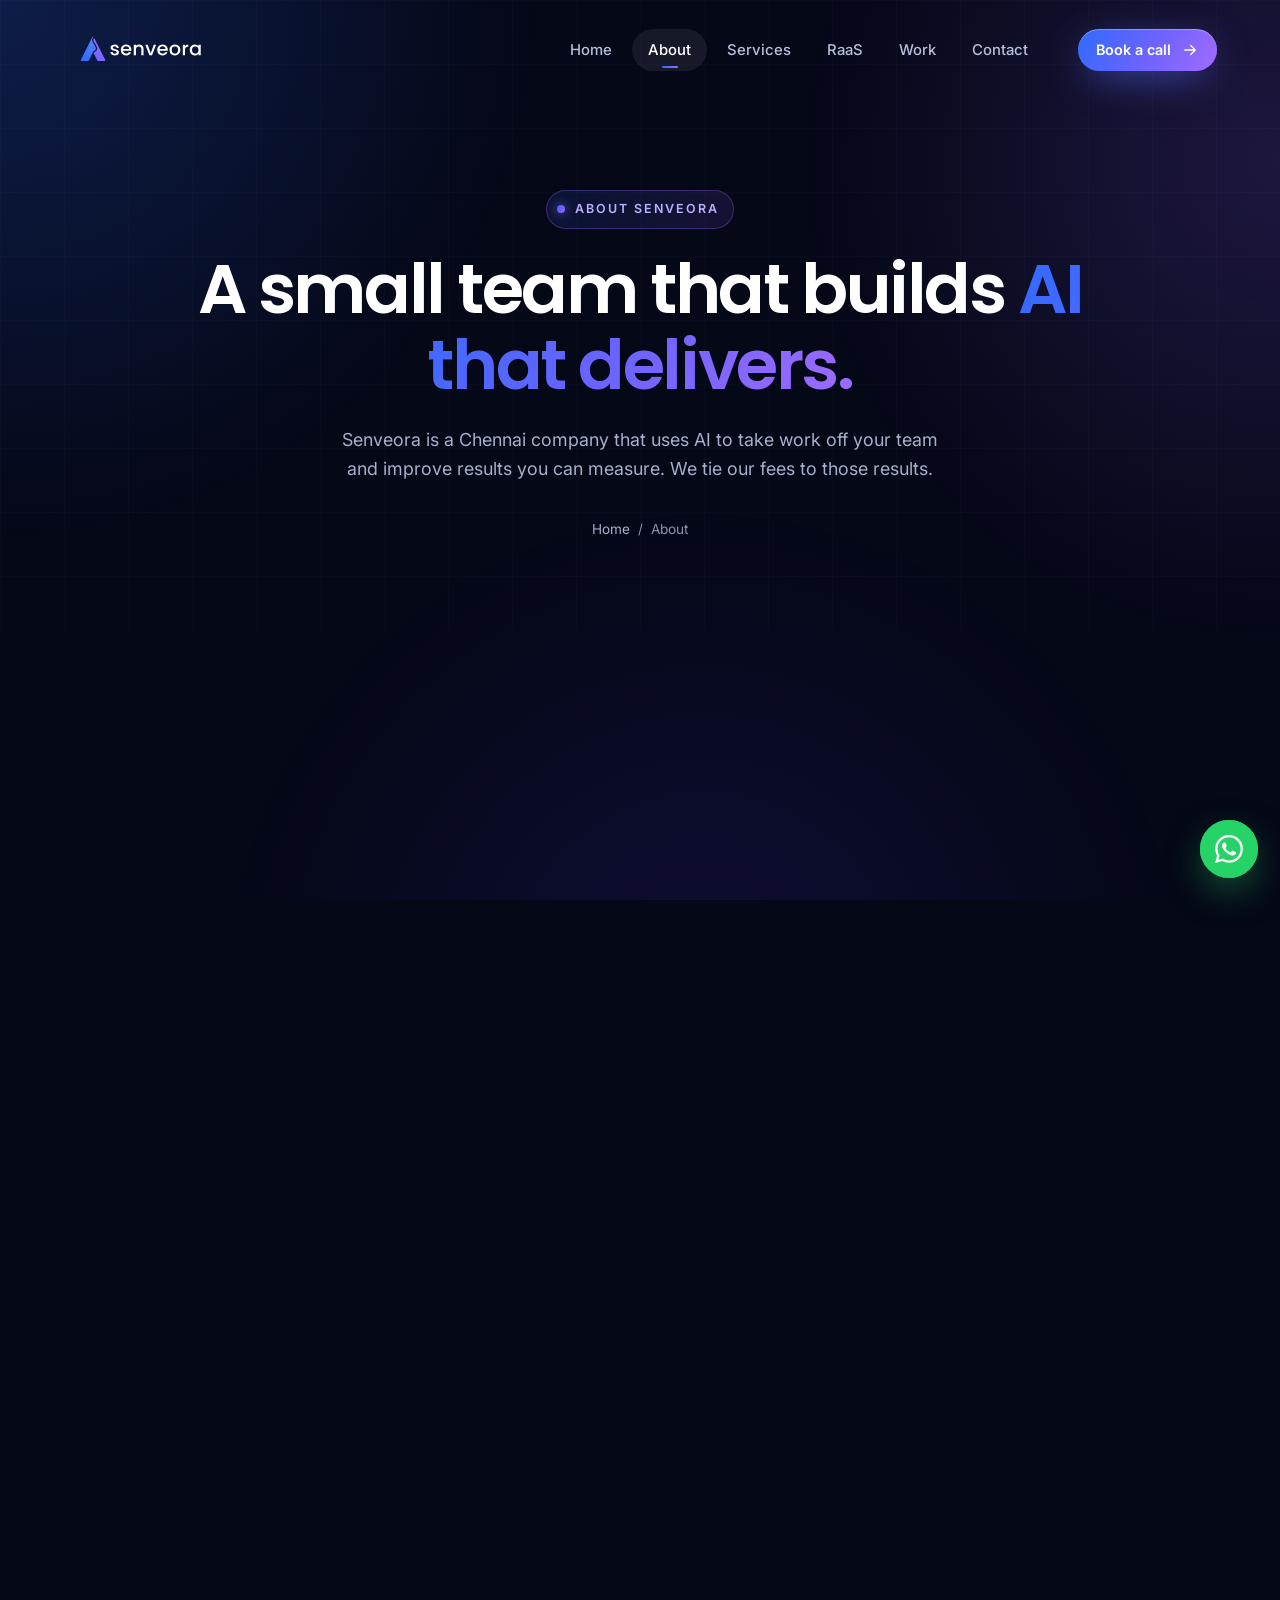
<file: about.html>
<!DOCTYPE html>
<html lang="en">
<head>
<meta charset="utf-8">
<meta name="viewport" content="width=device-width, initial-scale=1">
<title>About Senveora — The Team Behind Results-Based AI</title>
<meta name="description" content="Meet Senveora, an AI engineering team in Chennai: Akilash Sathyam, Technical Director, and Sundar T, Managing Director. We tie our fees to results.">
<link rel="canonical" href="https://senveora-website.vercel.app/about">
<meta property="og:type" content="website">
<meta property="og:site_name" content="Senveora">
<meta property="og:title" content="About Senveora — The Team Behind Results-Based AI">
<meta property="og:description" content="Meet Senveora, an AI engineering team in Chennai: Akilash Sathyam, Technical Director, and Sundar T, Managing Director. We tie our fees to results.">
<meta property="og:url" content="https://senveora-website.vercel.app/about">
<meta property="og:image" content="https://senveora-website.vercel.app/og-image.png">
<meta property="og:image:width" content="1200">
<meta property="og:image:height" content="630">
<meta property="og:image:alt" content="Senveora — AI engineering, paid on results">
<meta name="twitter:card" content="summary_large_image">
<meta name="theme-color" content="#050817">
<link rel="apple-touch-icon" href="/apple-touch-icon.png">
<link rel="icon" type="image/png" href="/favicon.png">
<link rel="icon" type="image/svg+xml" href="[data-uri]">
<link rel="preconnect" href="https://fonts.googleapis.com">
<link rel="preconnect" href="https://fonts.gstatic.com" crossorigin>
<link href="https://fonts.googleapis.com/css2?family=Inter:wght@400;500;600&family=Poppins:wght@500;600;700&display=swap" rel="stylesheet">
<link rel="stylesheet" href="/styles.css">
<link rel="stylesheet" href="/visuals.css">
</head>
<body class=" js-off">
<div class="bg-fx" aria-hidden="true"><div class="blob b1"></div><div class="blob b2"></div><div class="blob b3"></div><div class="noise"></div></div>
<header class="nav" id="nav">
  <div class="nav-inner container">
    <a class="brand" href="/" aria-label="Senveora home"><img src="[data-uri]" alt="senveora" width="133" height="36"></a>
    <nav class="nav-links" aria-label="Main">
      <a href="/" data-nav="home" class="">Home</a>
      <a href="/about" data-nav="about" class="is-active">About</a>
      <a href="/services" data-nav="services" class="">Services</a>
      <a href="/raas" data-nav="raas" class="">RaaS</a>
      <a href="/work" data-nav="work" class="">Work</a>
      <a href="/contact" data-nav="contact" class="">Contact</a>
      <a class="btn btn-primary m-cta" href="https://wa.me/917358425322?text=Hi%20Senveora%2C%20I%27d%20like%20to%20book%20a%20call." target="_blank" rel="noopener">Book a call <svg class="i" viewBox="0 0 24 24" fill="none" stroke="currentColor" stroke-width="1.8" stroke-linecap="round" stroke-linejoin="round" aria-hidden="true"><path d="M5 12h14M13 6l6 6-6 6"/></svg></a>
    </nav>
    <a class="btn btn-sm btn-primary nav-cta" href="https://wa.me/917358425322?text=Hi%20Senveora%2C%20I%27d%20like%20to%20book%20a%20call." target="_blank" rel="noopener">Book a call <svg class="i" viewBox="0 0 24 24" fill="none" stroke="currentColor" stroke-width="1.8" stroke-linecap="round" stroke-linejoin="round" aria-hidden="true"><path d="M5 12h14M13 6l6 6-6 6"/></svg></a>
    <button class="nav-toggle" aria-label="Open menu" aria-expanded="false"><svg class="i" viewBox="0 0 24 24" fill="none" stroke="currentColor" stroke-width="1.8" stroke-linecap="round" stroke-linejoin="round" aria-hidden="true"><path d="M4 7h16M4 12h16M4 17h16"/></svg></button>
  </div>
</header>

<main class="page" data-page="about">
<section class="page-hero">
  <div class="container">
    <span class="eyebrow reveal"><span class="dot"></span>About Senveora</span>
    <h1 class="reveal" style="--d:.08s">A small team that builds <span class="grad-text">AI that delivers.</span></h1>
    <p class="lead reveal" style="--d:.16s">Senveora is a Chennai company that uses AI to take work off your team and improve results you can measure. We tie our fees to those results.</p>
    <div class="crumbs reveal" style="--d:.24s"><a href="/">Home</a> / <span>About</span></div>
  </div>
</section>

<!-- Story -->
<section class="section" style="padding-top:40px">
  <div class="container split">
    <div class="reveal">
      <span class="kicker">Our story</span>
      <h2>Born from a simple idea: technology should <span class="grad-text">work for you.</span></h2>
      <p class="lead">Too many AI projects stop at the demo. They never reach production, or nobody can say what they changed. We started Senveora to change that.</p>
      <p style="margin-top:18px">Senveora is led by Akilash Sathyam, our Technical Director, and Sundar T, our Managing Director. Together we build SaaS products, websites and AI solutions, and we care about outcomes, not output. That's why we offer Results as a Service: we agree a measurable result with you, and part of our fee depends on hitting it.</p>
      <div class="btn-row" style="margin-top:34px">
        <a class="btn btn-primary" href="/services">What we do <svg class="i" viewBox="0 0 24 24" fill="none" stroke="currentColor" stroke-width="1.8" stroke-linecap="round" stroke-linejoin="round" aria-hidden="true"><path d="M5 12h14M13 6l6 6-6 6"/></svg></a>
        <a class="btn btn-ghost" href="/raas">How RaaS works</a>
      </div>
    </div>
    <div class="reveal" style="--d:.1s">
      <div class="visual" style="display:grid;place-items:center;min-height:460px">
        <div style="position:relative;width:78%;aspect-ratio:1">
          <div class="orbit-glow"></div>
          <div class="ring r2" style="inset:0"></div>
          <div class="ring r1" style="inset:18%"></div>
          <div class="core" style="inset:30%"><img src="[data-uri]" alt=""></div>
        </div>
      </div>
    </div>
  </div>
</section>

<!-- Team -->
<section class="section-sm">
  <div class="container">
    <div class="section-head center reveal">
      <span class="kicker">The team</span>
      <h2>The people who <span class="grad-text">build it.</span></h2>
      <p class="lead">You work directly with us, from the first call to production.</p>
    </div>
    <div class="mv">
      <article class="card spot reveal">
        <div class="avatar" aria-hidden="true">AS</div>
        <h3>Akilash Sathyam</h3>
        <p class="best" style="color:#B9B2FF;margin:4px 0 14px">Technical Director</p>
        <p>Leads engineering across everything we build, from SaaS platforms and websites to AI systems. Akilash owns the architecture, infrastructure and delivery, including MLOps, LLMOps and GenAI, so every product is secure, scalable and built to deliver its agreed result.</p>
      </article>
      <article class="card spot reveal" style="--d:.1s">
        <div class="avatar" aria-hidden="true">ST</div>
        <h3>Sundar T</h3>
        <p class="best" style="color:#B9B2FF;margin:4px 0 14px">Managing Director</p>
        <p>Leads product planning and strategy. Sundar takes every SaaS product and website from idea to MVP plan, defines the scope and roadmap, agrees the results we are measured on and keeps delivery on schedule.</p>
      </article>
    </div>
  </div>
</section>

<!-- Mission / vision -->
<section class="section-sm">
  <div class="container mv">
    <article class="card spot reveal">
      <div class="icon-box"><svg class="i" viewBox="0 0 24 24" fill="none" stroke="currentColor" stroke-width="1.8" stroke-linecap="round" stroke-linejoin="round" aria-hidden="true"><circle cx="12" cy="12" r="10"/><circle cx="12" cy="12" r="6"/><circle cx="12" cy="12" r="2"/></svg></div>
      <h3>Our mission</h3>
      <p class="lead" style="margin-top:6px">To make production AI reliable and accountable, so every business we work with pays for results it can measure.</p>
    </article>
    <article class="card spot reveal" style="--d:.1s">
      <div class="icon-box"><svg class="i" viewBox="0 0 24 24" fill="none" stroke="currentColor" stroke-width="1.8" stroke-linecap="round" stroke-linejoin="round" aria-hidden="true"><circle cx="12" cy="12" r="10"/><path d="m16.24 7.76-2.12 6.36-6.36 2.12 2.12-6.36z"/></svg></div>
      <h3>Our vision</h3>
      <p class="lead" style="margin-top:6px">A future where businesses of every size can run the same production-grade AI as the world's leading companies.</p>
    </article>
  </div>
</section>

<!-- Quote -->
<section class="section">
  <div class="container">
    <p class="quote-block reveal">"We don't just solve today's challenges. We build the foundation for a <span class="grad-text">stronger tomorrow</span>, one system, one process, one partnership at a time."</p>
  </div>
</section>

<!-- Values -->
<section class="section" style="padding-top:0">
  <div class="container">
    <div class="section-head center reveal">
      <span class="kicker">Our values</span>
      <h2>What guides <span class="grad-text">every decision.</span></h2>
    </div>
    <div class="grid-4">
      <article class="card spot lift value-card reveal">
        <div class="icon-box"><svg class="i" viewBox="0 0 24 24" fill="none" stroke="currentColor" stroke-width="1.8" stroke-linecap="round" stroke-linejoin="round" aria-hidden="true"><path d="M12 3l1.9 5.8L20 11l-6.1 2.2L12 19l-1.9-5.8L4 11l6.1-2.2z"/></svg></div>
        <h3>Innovation</h3>
        <p>We stay curious and use the right modern tools to solve problems in smarter ways.</p>
      </article>
      <article class="card spot lift value-card reveal" style="--d:.08s">
        <div class="icon-box"><svg class="i" viewBox="0 0 24 24" fill="none" stroke="currentColor" stroke-width="1.8" stroke-linecap="round" stroke-linejoin="round" aria-hidden="true"><path d="M12 22s8-4 8-10V5l-8-3-8 3v7c0 6 8 10 8 10z"/><path d="m9 12 2 2 4-4"/></svg></div>
        <h3>Integrity</h3>
        <p>Honest advice, transparent pricing and clear communication, always.</p>
      </article>
      <article class="card spot lift value-card reveal" style="--d:.16s">
        <div class="icon-box"><svg class="i" viewBox="0 0 24 24" fill="none" stroke="currentColor" stroke-width="1.8" stroke-linecap="round" stroke-linejoin="round" aria-hidden="true"><path d="M19 14c1.49-1.46 3-3.21 3-5.5A5.5 5.5 0 0 0 16.5 3c-1.76 0-3 .5-4.5 2-1.5-1.5-2.74-2-4.5-2A5.5 5.5 0 0 0 2 8.5c0 2.3 1.5 4.05 3 5.5l7 7z"/></svg></div>
        <h3>Human insight</h3>
        <p>We design around people first, because great technology feels natural to use.</p>
      </article>
      <article class="card spot lift value-card reveal" style="--d:.24s">
        <div class="icon-box"><svg class="i" viewBox="0 0 24 24" fill="none" stroke="currentColor" stroke-width="1.8" stroke-linecap="round" stroke-linejoin="round" aria-hidden="true"><path d="m22 7-8.5 8.5-5-5L2 17"/><path d="M16 7h6v6"/></svg></div>
        <h3>Excellence</h3>
        <p>We sweat the details and measure our success by the results you see.</p>
      </article>
    </div>
  </div>
</section>

<!-- Approach -->
<section class="section" style="padding-top:20px">
  <div class="container split rev">
    <div class="reveal">
      <span class="kicker">Our approach</span>
      <h2>Partners, not <span class="grad-text">just vendors.</span></h2>
      <p class="lead">We embed with your team, learn how your business really works and stay beside you long after launch.</p>
      <ul class="checks">
        <li><svg class="i" viewBox="0 0 24 24" fill="none" stroke="currentColor" stroke-width="1.8" stroke-linecap="round" stroke-linejoin="round" aria-hidden="true"><path d="M20 6 9 17l-5-5"/></svg>Every engagement starts by agreeing the result we're paid on</li>
        <li><svg class="i" viewBox="0 0 24 24" fill="none" stroke="currentColor" stroke-width="1.8" stroke-linecap="round" stroke-linejoin="round" aria-hidden="true"><path d="M20 6 9 17l-5-5"/></svg>Short sprints with demos and evaluations you can see</li>
        <li><svg class="i" viewBox="0 0 24 24" fill="none" stroke="currentColor" stroke-width="1.8" stroke-linecap="round" stroke-linejoin="round" aria-hidden="true"><path d="M20 6 9 17l-5-5"/></svg>Clean, documented code that you own</li>
        <li><svg class="i" viewBox="0 0 24 24" fill="none" stroke="currentColor" stroke-width="1.8" stroke-linecap="round" stroke-linejoin="round" aria-hidden="true"><path d="M20 6 9 17l-5-5"/></svg>Ongoing support, monitoring and improvement</li>
      </ul>
    </div>
    <div class="reveal" style="--d:.1s">
      <div class="grid-2">
        <div class="card spot" style="padding:28px"><div class="icon-box"><svg class="i" viewBox="0 0 24 24" fill="none" stroke="currentColor" stroke-width="1.8" stroke-linecap="round" stroke-linejoin="round" aria-hidden="true"><rect x="5" y="5" width="14" height="14" rx="2"/><rect x="9" y="9" width="6" height="6" rx="1"/><path d="M9 2v3M15 2v3M9 19v3M15 19v3M2 9h3M2 15h3M19 9h3M19 15h3"/></svg></div><h4 style="margin:18px 0 6px">GenAI &amp; SaaS</h4><p style="font-size:.9rem">Products people use</p></div>
        <div class="card spot" style="padding:28px;margin-top:40px"><div class="icon-box"><svg class="i" viewBox="0 0 24 24" fill="none" stroke="currentColor" stroke-width="1.8" stroke-linecap="round" stroke-linejoin="round" aria-hidden="true"><path d="M17.5 19H7a5 5 0 1 1 1.02-9.9A6 6 0 0 1 19.5 11a4 4 0 0 1-2 8z"/></svg></div><h4 style="margin:18px 0 6px">MLOps &amp; LLMOps</h4><p style="font-size:.9rem">AI that runs reliably</p></div>
        <div class="card spot" style="padding:28px"><div class="icon-box"><svg class="i" viewBox="0 0 24 24" fill="none" stroke="currentColor" stroke-width="1.8" stroke-linecap="round" stroke-linejoin="round" aria-hidden="true"><path d="m16 18 6-6-6-6M8 6l-6 6 6 6"/></svg></div><h4 style="margin:18px 0 6px">Automation</h4><p style="font-size:.9rem">Hours given back</p></div>
        <div class="card spot" style="padding:28px;margin-top:40px"><div class="icon-box"><svg class="i" viewBox="0 0 24 24" fill="none" stroke="currentColor" stroke-width="1.8" stroke-linecap="round" stroke-linejoin="round" aria-hidden="true"><rect x="3" y="3" width="7" height="7" rx="1.5"/><rect x="14" y="3" width="7" height="7" rx="1.5"/><rect x="3" y="14" width="7" height="7" rx="1.5"/><rect x="14" y="14" width="7" height="7" rx="1.5"/></svg></div><h4 style="margin:18px 0 6px">Data</h4><p style="font-size:.9rem">Results you can measure</p></div>
      </div>
    </div>
  </div>
</section>

<!-- CTA -->
<section class="section-sm">
  <div class="container">
    <div class="cta-band reveal">
      <img class="cta-mark" src="[data-uri]" alt="">
      <h2>Let's shape what's <span class="grad-text">next</span>, together.</h2>
      <p class="lead">Tell us what you want AI to improve, and we'll propose a result we're willing to be paid on.</p>
      <div class="btn-row">
        <a class="btn btn-primary" href="/contact">Talk to us <svg class="i" viewBox="0 0 24 24" fill="none" stroke="currentColor" stroke-width="1.8" stroke-linecap="round" stroke-linejoin="round" aria-hidden="true"><path d="M5 12h14M13 6l6 6-6 6"/></svg></a>
        <a class="btn btn-ghost" href="/work">See our work</a>
      </div>
    </div>
  </div>
</section>

</main>
<footer class="footer">
  <div class="container">
    <div class="footer-grid">
      <div>
        <a class="brand" href="/" aria-label="Senveora home"><img src="[data-uri]" alt="senveora" width="140" height="38"></a>
        <p>Technology that moves your tomorrow. We build SaaS products, websites and AI solutions, and tie our fees to the results they deliver.</p>
        
      </div>
      <div>
        <h5>Company</h5>
        <ul>
          <li><a href="/about">About us</a></li>
          <li><a href="/services">Services</a></li>
          <li><a href="/raas">Results as a Service</a></li>
          <li><a href="/work">Our work</a></li>
          <li><a href="/contact">Contact</a></li>
        </ul>
      </div>
      <div>
        <h5>Services</h5>
        <ul>
          <li><a href="/services#svc-ai">GenAI Apps &amp; SaaS</a></li>
          <li><a href="/services#svc-cloud">AI Infrastructure, MLOps &amp; LLMOps</a></li>
          <li><a href="/services#svc-web">Workflow Automation &amp; Data</a></li>
          <li><a href="/services#svc-web">Websites &amp; ERP</a></li>
        </ul>
      </div>
      <div>
        <h5>Get in touch</h5>
        <ul>
          <li><a href="mailto:senveora@gmail.com"><svg class="i" viewBox="0 0 24 24" fill="none" stroke="currentColor" stroke-width="1.8" stroke-linecap="round" stroke-linejoin="round" aria-hidden="true"><rect x="2" y="4" width="20" height="16" rx="2"/><path d="m22 7-10 6L2 7"/></svg>senveora@gmail.com</a></li>
          <li><a href="tel:+917358425322"><svg class="i" viewBox="0 0 24 24" fill="none" stroke="currentColor" stroke-width="1.8" stroke-linecap="round" stroke-linejoin="round" aria-hidden="true"><path d="M22 16.92v3a2 2 0 0 1-2.18 2 19.79 19.79 0 0 1-8.63-3.07 19.5 19.5 0 0 1-6-6 19.79 19.79 0 0 1-3.07-8.67A2 2 0 0 1 4.11 2h3a2 2 0 0 1 2 1.72c.13.96.36 1.9.7 2.81a2 2 0 0 1-.45 2.11L8.09 9.91a16 16 0 0 0 6 6l1.27-1.27a2 2 0 0 1 2.11-.45c.91.34 1.85.57 2.81.7A2 2 0 0 1 22 16.92z"/></svg>+91 73584 25322</a></li>
          <li><span><svg class="i" viewBox="0 0 24 24" fill="none" stroke="currentColor" stroke-width="1.8" stroke-linecap="round" stroke-linejoin="round" aria-hidden="true"><path d="M20 10c0 6-8 12-8 12s-8-6-8-12a8 8 0 0 1 16 0z"/><circle cx="12" cy="10" r="3"/></svg>Annanur, Chennai – 600062</span></li>
        </ul>
      </div>
    </div>
    <div class="footer-big" aria-hidden="true">senveora</div>
    <div class="footer-bottom">
      <span>© <span data-year>2026</span> Senveora. All rights reserved.</span>
      <span>Simplify Operations. Automate What Matters. Grow Smarter.</span>
    </div>
  </div>
</footer>
<a class="wa-float" href="https://wa.me/917358425322?text=Hi%20Senveora%2C%20I%27d%20like%20to%20book%20a%20call." target="_blank" rel="noopener" aria-label="Chat on WhatsApp"><svg class="i" viewBox="0 0 24 24" fill="currentColor" aria-hidden="true"><path d="M17.47 14.38c-.3-.15-1.76-.87-2.03-.97-.27-.1-.47-.15-.67.15-.2.3-.77.97-.94 1.17-.17.2-.35.22-.64.07-.3-.15-1.26-.46-2.4-1.48-.89-.79-1.49-1.77-1.66-2.07-.17-.3-.02-.46.13-.61.13-.13.3-.35.45-.52.15-.17.2-.3.3-.5.1-.2.05-.37-.02-.52-.08-.15-.67-1.62-.92-2.22-.24-.58-.49-.5-.67-.51h-.57c-.2 0-.52.07-.79.37-.27.3-1.04 1.02-1.04 2.48s1.07 2.88 1.21 3.07c.15.2 2.1 3.2 5.08 4.49.71.31 1.26.49 1.69.63.71.22 1.36.19 1.87.12.57-.09 1.76-.72 2.01-1.41.25-.7.25-1.29.17-1.41-.07-.12-.27-.2-.57-.35zM12.05 21.8h-.01a9.87 9.87 0 0 1-5.03-1.38l-.36-.21-3.74.98 1-3.65-.24-.37a9.86 9.86 0 0 1-1.51-5.26c0-5.45 4.44-9.88 9.89-9.88 2.64 0 5.12 1.03 6.99 2.9a9.82 9.82 0 0 1 2.89 6.99c0 5.45-4.44 9.88-9.88 9.88zm8.41-18.3A11.81 11.81 0 0 0 12.05 0C5.5 0 .16 5.34.16 11.89c0 2.1.55 4.14 1.59 5.95L.06 24l6.3-1.65a11.88 11.88 0 0 0 5.68 1.45h.01c6.55 0 11.89-5.34 11.89-11.89 0-3.18-1.24-6.16-3.48-8.41z"/></svg></a>

<script src="/site.js"></script>
</body>
</html>
</file>
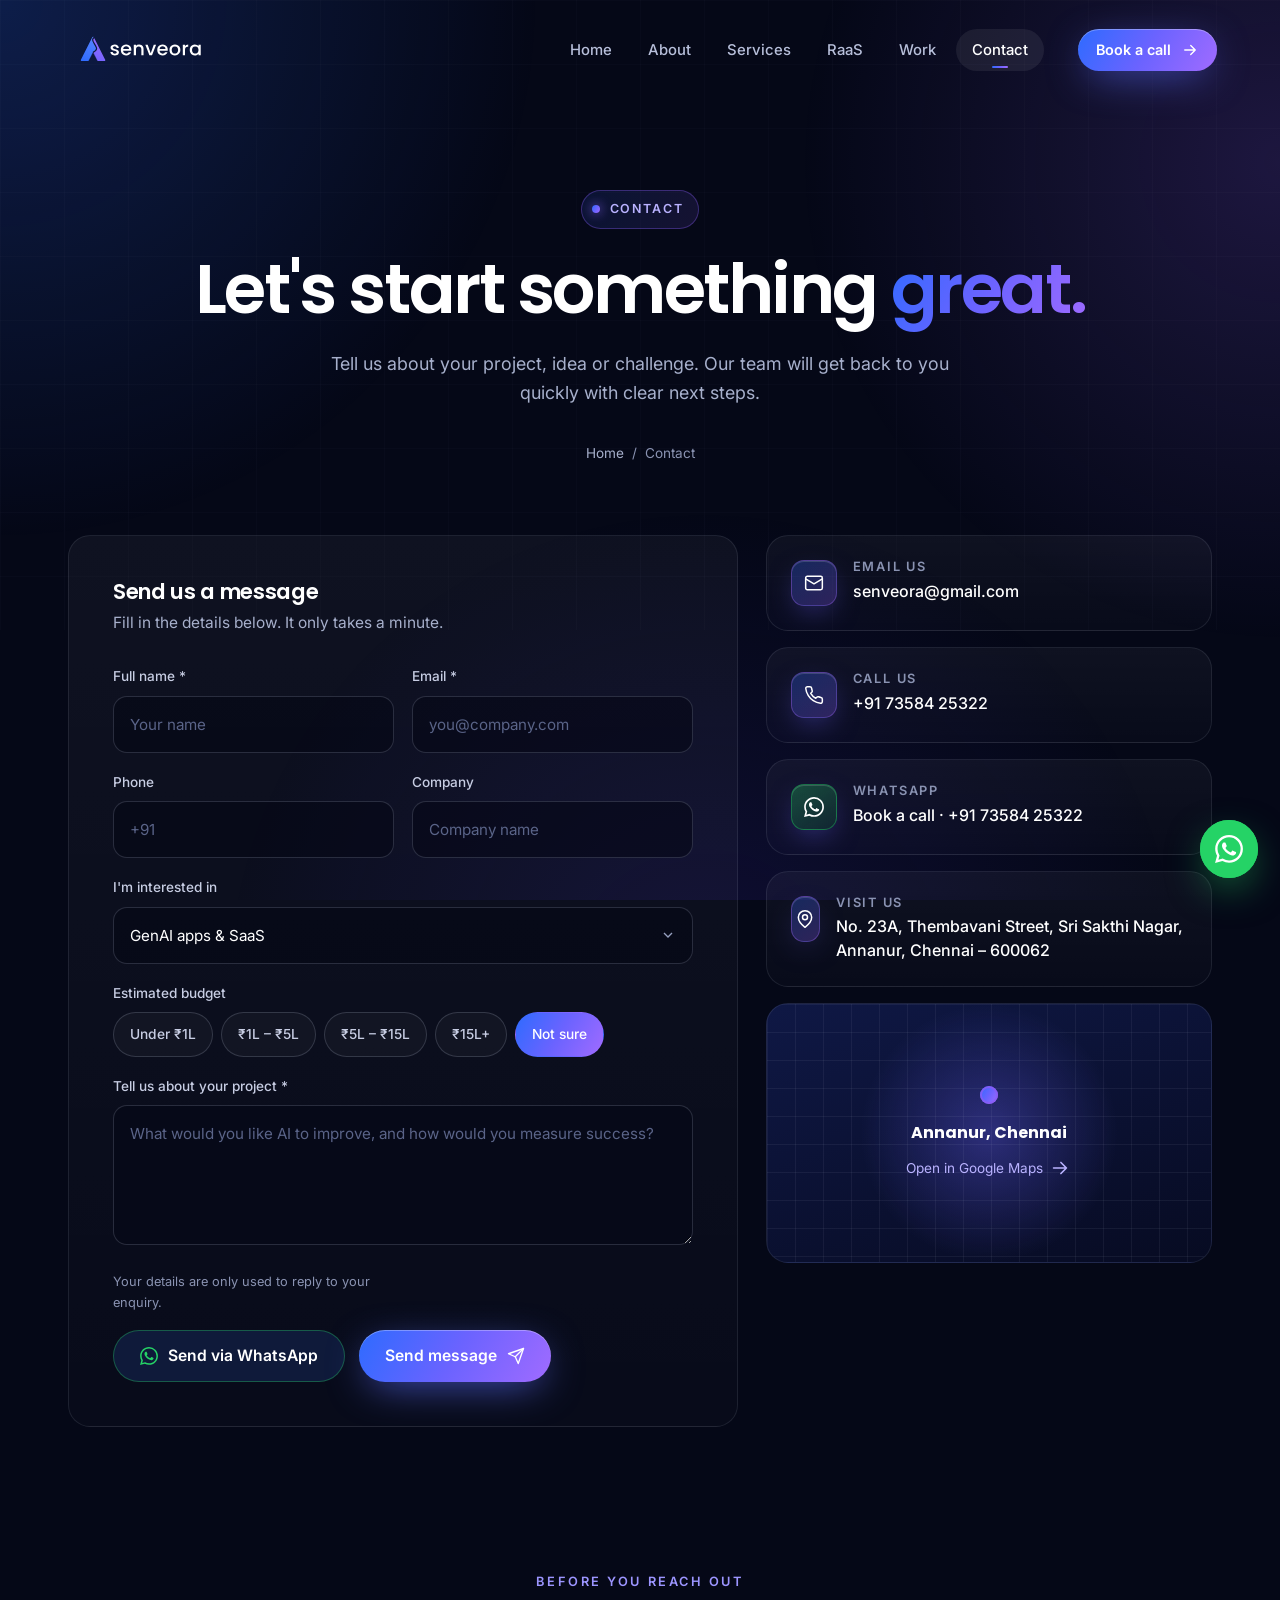
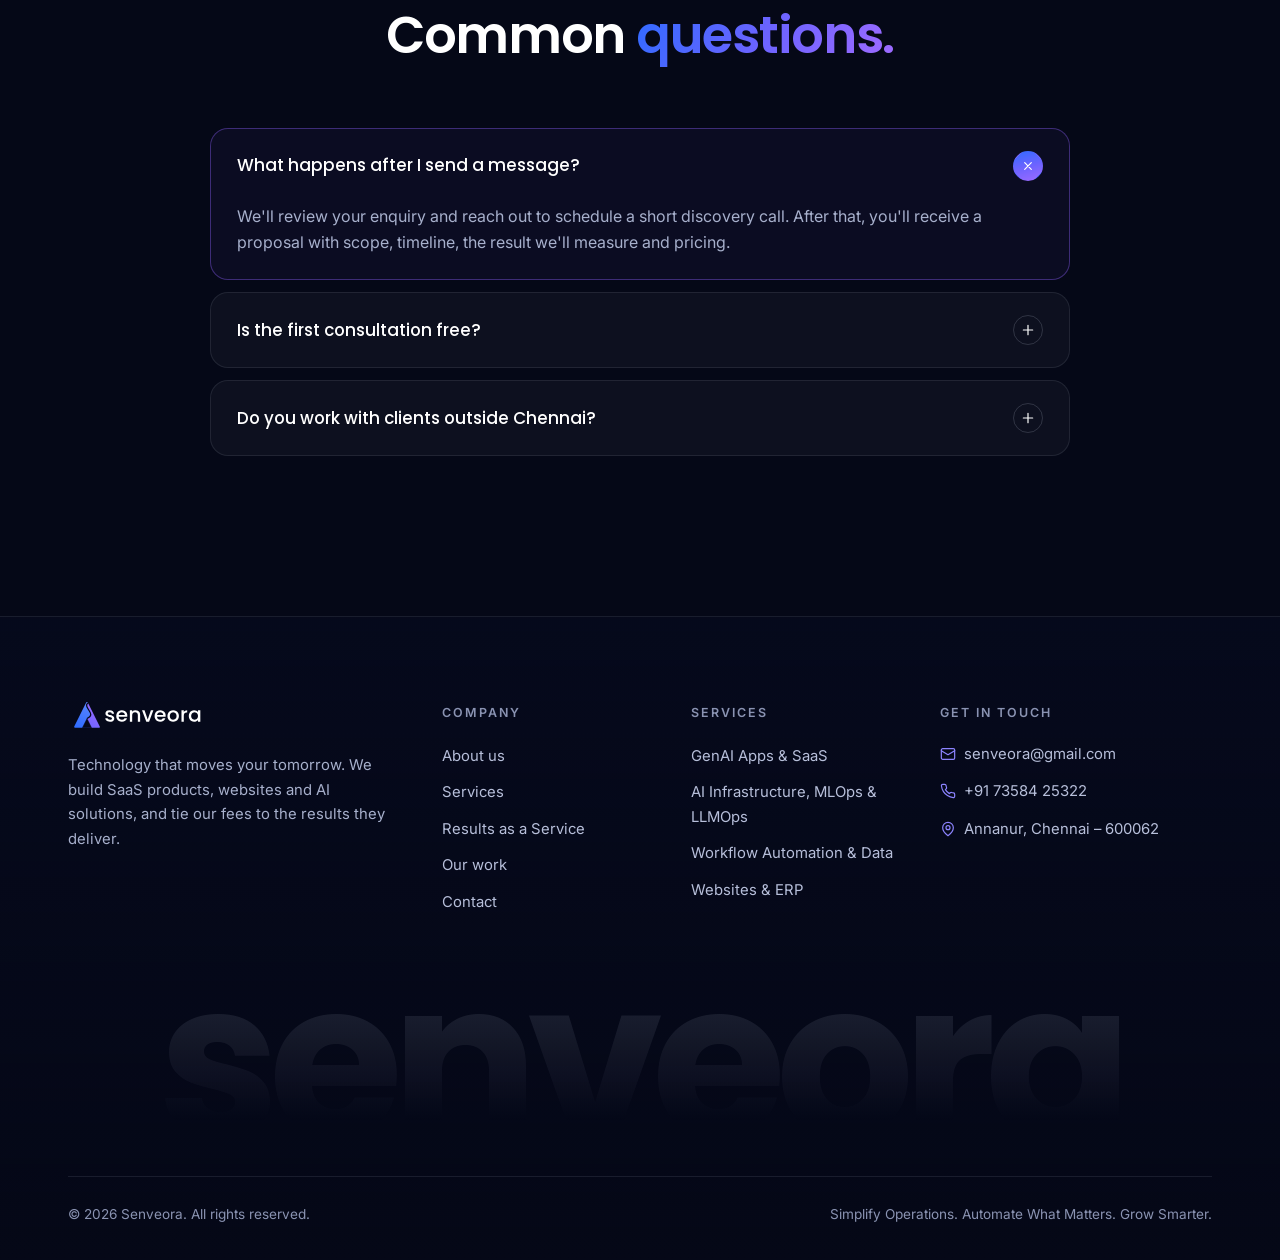
<file: contact.html>
<!DOCTYPE html>
<html lang="en">
<head>
<meta charset="utf-8">
<meta name="viewport" content="width=device-width, initial-scale=1">
<title>Contact Senveora — Start a Project or Book a Call</title>
<meta name="description" content="Tell us what you want AI to improve. Reach Senveora by form, email, phone or WhatsApp on +91 73584 25322, based in Annanur, Chennai 600062.">
<link rel="canonical" href="https://senveora-website.vercel.app/contact">
<meta property="og:type" content="website">
<meta property="og:site_name" content="Senveora">
<meta property="og:title" content="Contact Senveora — Start a Project or Book a Call">
<meta property="og:description" content="Tell us what you want AI to improve. Reach Senveora by form, email, phone or WhatsApp on +91 73584 25322, based in Annanur, Chennai 600062.">
<meta property="og:url" content="https://senveora-website.vercel.app/contact">
<meta property="og:image" content="https://senveora-website.vercel.app/og-image.png">
<meta property="og:image:width" content="1200">
<meta property="og:image:height" content="630">
<meta property="og:image:alt" content="Senveora — AI engineering, paid on results">
<meta name="twitter:card" content="summary_large_image">
<script type="application/ld+json">
{"@context":"https://schema.org","@type":"ProfessionalService","name":"Senveora","url":"https://senveora-website.vercel.app/","logo":"https://senveora-website.vercel.app/apple-touch-icon.png","image":"https://senveora-website.vercel.app/og-image.png","description":"AI engineering paid on results: GenAI apps and SaaS, MLOps and LLMOps, and workflow automation.","email":"senveora@gmail.com","telephone":"+91 73584 25322","address":{"@type":"PostalAddress","streetAddress":"No. 23A, Thembavani Street, Sri Sakthi Nagar, Annanur","addressLocality":"Chennai","addressRegion":"Tamil Nadu","postalCode":"600062","addressCountry":"IN"},"areaServed":"IN","sameAs":["https://wa.me/917358425322"]}
</script>
<meta name="theme-color" content="#050817">
<link rel="apple-touch-icon" href="/apple-touch-icon.png">
<link rel="icon" type="image/png" href="/favicon.png">
<link rel="icon" type="image/svg+xml" href="[data-uri]">
<link rel="preconnect" href="https://fonts.googleapis.com">
<link rel="preconnect" href="https://fonts.gstatic.com" crossorigin>
<link href="https://fonts.googleapis.com/css2?family=Inter:wght@400;500;600&family=Poppins:wght@500;600;700&display=swap" rel="stylesheet">
<link rel="stylesheet" href="/styles.css">
<link rel="stylesheet" href="/visuals.css">
</head>
<body class=" js-off">
<div class="bg-fx" aria-hidden="true"><div class="blob b1"></div><div class="blob b2"></div><div class="blob b3"></div><div class="noise"></div></div>
<header class="nav" id="nav">
  <div class="nav-inner container">
    <a class="brand" href="/" aria-label="Senveora home"><img src="[data-uri]" alt="senveora" width="133" height="36"></a>
    <nav class="nav-links" aria-label="Main">
      <a href="/" data-nav="home" class="">Home</a>
      <a href="/about" data-nav="about" class="">About</a>
      <a href="/services" data-nav="services" class="">Services</a>
      <a href="/raas" data-nav="raas" class="">RaaS</a>
      <a href="/work" data-nav="work" class="">Work</a>
      <a href="/contact" data-nav="contact" class="is-active">Contact</a>
      <a class="btn btn-primary m-cta" href="https://wa.me/917358425322?text=Hi%20Senveora%2C%20I%27d%20like%20to%20book%20a%20call." target="_blank" rel="noopener">Book a call <svg class="i" viewBox="0 0 24 24" fill="none" stroke="currentColor" stroke-width="1.8" stroke-linecap="round" stroke-linejoin="round" aria-hidden="true"><path d="M5 12h14M13 6l6 6-6 6"/></svg></a>
    </nav>
    <a class="btn btn-sm btn-primary nav-cta" href="https://wa.me/917358425322?text=Hi%20Senveora%2C%20I%27d%20like%20to%20book%20a%20call." target="_blank" rel="noopener">Book a call <svg class="i" viewBox="0 0 24 24" fill="none" stroke="currentColor" stroke-width="1.8" stroke-linecap="round" stroke-linejoin="round" aria-hidden="true"><path d="M5 12h14M13 6l6 6-6 6"/></svg></a>
    <button class="nav-toggle" aria-label="Open menu" aria-expanded="false"><svg class="i" viewBox="0 0 24 24" fill="none" stroke="currentColor" stroke-width="1.8" stroke-linecap="round" stroke-linejoin="round" aria-hidden="true"><path d="M4 7h16M4 12h16M4 17h16"/></svg></button>
  </div>
</header>

<main class="page" data-page="contact">
<section class="page-hero" style="padding-bottom:60px">
  <div class="container">
    <span class="eyebrow reveal"><span class="dot"></span>Contact</span>
    <h1 class="reveal" style="--d:.08s">Let's start something <span class="grad-text">great.</span></h1>
    <p class="lead reveal" style="--d:.16s">Tell us about your project, idea or challenge. Our team will get back to you quickly with clear next steps.</p>
    <div class="crumbs reveal" style="--d:.24s"><a href="/">Home</a> / <span>Contact</span></div>
  </div>
</section>

<section class="section" style="padding-top:10px">
  <div class="container contact-grid">
    <div class="card form-card reveal">
      <div class="form-body">
        <h3 style="margin:0 0 6px">Send us a message</h3>
        <p style="margin-bottom:30px">Fill in the details below. It only takes a minute.</p>
        <form data-contact data-endpoint="https://formsubmit.co/ajax/senveora@gmail.com" data-email="senveora@gmail.com" data-wa="917358425322" novalidate>
          <div class="form-grid">
            <div class="field"><label for="f-name">Full name *</label><input id="f-name" name="name" required placeholder="Your name" autocomplete="name"></div>
            <div class="field"><label for="f-email">Email *</label><input id="f-email" name="email" type="email" required placeholder="you@company.com" autocomplete="email"></div>
            <div class="field"><label for="f-phone">Phone</label><input id="f-phone" name="phone" type="tel" placeholder="+91" autocomplete="tel"></div>
            <div class="field"><label for="f-company">Company</label><input id="f-company" name="company" placeholder="Company name" autocomplete="organization"></div>
            <div class="field full"><label for="f-service">I'm interested in</label>
              <select id="f-service" name="service">
                <option>GenAI apps &amp; SaaS</option>
                <option>AI infrastructure, MLOps &amp; LLMOps</option>
                <option>Workflow automation</option>
                <option>Data &amp; analytics</option>
                <option>Results as a Service</option>
                <option>Website or ERP</option>
                <option>Not sure yet, need advice</option>
              </select>
            </div>
            <div class="field full"><span class="lbl">Estimated budget</span>
              <div class="chips">
                <input type="radio" name="budget" id="b1" value="Under ₹1L"><label for="b1">Under ₹1L</label>
                <input type="radio" name="budget" id="b2" value="₹1L – ₹5L"><label for="b2">₹1L – ₹5L</label>
                <input type="radio" name="budget" id="b3" value="₹5L – ₹15L"><label for="b3">₹5L – ₹15L</label>
                <input type="radio" name="budget" id="b4" value="₹15L+"><label for="b4">₹15L+</label>
                <input type="radio" name="budget" id="b5" value="Not sure" checked><label for="b5">Not sure</label>
              </div>
            </div>
            <div class="field full"><label for="f-msg">Tell us about your project *</label><textarea id="f-msg" name="message" required placeholder="What would you like AI to improve, and how would you measure success?"></textarea></div>
          </div>
          <div class="form-foot">
            <small>Your details are only used to reply to your enquiry.</small>
            <div class="btn-row">
              <button class="btn btn-wa" type="submit" data-via="wa"><span class="wa"><svg class="i" viewBox="0 0 24 24" fill="currentColor" aria-hidden="true"><path d="M17.47 14.38c-.3-.15-1.76-.87-2.03-.97-.27-.1-.47-.15-.67.15-.2.3-.77.97-.94 1.17-.17.2-.35.22-.64.07-.3-.15-1.26-.46-2.4-1.48-.89-.79-1.49-1.77-1.66-2.07-.17-.3-.02-.46.13-.61.13-.13.3-.35.45-.52.15-.17.2-.3.3-.5.1-.2.05-.37-.02-.52-.08-.15-.67-1.62-.92-2.22-.24-.58-.49-.5-.67-.51h-.57c-.2 0-.52.07-.79.37-.27.3-1.04 1.02-1.04 2.48s1.07 2.88 1.21 3.07c.15.2 2.1 3.2 5.08 4.49.71.31 1.26.49 1.69.63.71.22 1.36.19 1.87.12.57-.09 1.76-.72 2.01-1.41.25-.7.25-1.29.17-1.41-.07-.12-.27-.2-.57-.35zM12.05 21.8h-.01a9.87 9.87 0 0 1-5.03-1.38l-.36-.21-3.74.98 1-3.65-.24-.37a9.86 9.86 0 0 1-1.51-5.26c0-5.45 4.44-9.88 9.89-9.88 2.64 0 5.12 1.03 6.99 2.9a9.82 9.82 0 0 1 2.89 6.99c0 5.45-4.44 9.88-9.88 9.88zm8.41-18.3A11.81 11.81 0 0 0 12.05 0C5.5 0 .16 5.34.16 11.89c0 2.1.55 4.14 1.59 5.95L.06 24l6.3-1.65a11.88 11.88 0 0 0 5.68 1.45h.01c6.55 0 11.89-5.34 11.89-11.89 0-3.18-1.24-6.16-3.48-8.41z"/></svg></span>Send via WhatsApp</button>
              <button class="btn btn-primary" type="submit" data-via="email">Send message <svg class="i" viewBox="0 0 24 24" fill="none" stroke="currentColor" stroke-width="1.8" stroke-linecap="round" stroke-linejoin="round" aria-hidden="true"><path d="m22 2-7 20-4-9-9-4z"/><path d="M22 2 11 13"/></svg></button>
            </div>
          </div>
        </form>
      </div>
      <div class="form-success" role="status">
        <div class="icon-box"><svg class="i" viewBox="0 0 24 24" fill="none" stroke="currentColor" stroke-width="1.8" stroke-linecap="round" stroke-linejoin="round" aria-hidden="true"><path d="M20 6 9 17l-5-5"/></svg></div>
        <h3>Thank you. Your message is on its way!</h3>
        <p>We'll get back to you with clear next steps. If you chose WhatsApp, finish sending your message in the WhatsApp window.<br>You can also write to us at <a href="mailto:senveora@gmail.com" style="color:#B9B2FF">senveora@gmail.com</a>.</p>
        <button class="btn btn-ghost" style="margin-top:26px" data-reset-form>Send another message</button>
      </div>
    </div>

    <div class="info-stack">
      <div class="card spot info reveal" style="--d:.05s"><div class="icon-box"><svg class="i" viewBox="0 0 24 24" fill="none" stroke="currentColor" stroke-width="1.8" stroke-linecap="round" stroke-linejoin="round" aria-hidden="true"><rect x="2" y="4" width="20" height="16" rx="2"/><path d="m22 7-10 6L2 7"/></svg></div><div><h4>Email us</h4><a href="mailto:senveora@gmail.com">senveora@gmail.com</a></div></div>
      <div class="card spot info reveal" style="--d:.1s"><div class="icon-box"><svg class="i" viewBox="0 0 24 24" fill="none" stroke="currentColor" stroke-width="1.8" stroke-linecap="round" stroke-linejoin="round" aria-hidden="true"><path d="M22 16.92v3a2 2 0 0 1-2.18 2 19.79 19.79 0 0 1-8.63-3.07 19.5 19.5 0 0 1-6-6 19.79 19.79 0 0 1-3.07-8.67A2 2 0 0 1 4.11 2h3a2 2 0 0 1 2 1.72c.13.96.36 1.9.7 2.81a2 2 0 0 1-.45 2.11L8.09 9.91a16 16 0 0 0 6 6l1.27-1.27a2 2 0 0 1 2.11-.45c.91.34 1.85.57 2.81.7A2 2 0 0 1 22 16.92z"/></svg></div><div><h4>Call us</h4><a href="tel:+917358425322">+91 73584 25322</a></div></div>
      <div class="card spot info reveal" style="--d:.15s"><div class="icon-box" style="background:linear-gradient(145deg,rgba(37,211,102,.3),rgba(37,211,102,.1));border-color:rgba(37,211,102,.4)"><svg class="i" viewBox="0 0 24 24" fill="currentColor" aria-hidden="true"><path d="M17.47 14.38c-.3-.15-1.76-.87-2.03-.97-.27-.1-.47-.15-.67.15-.2.3-.77.97-.94 1.17-.17.2-.35.22-.64.07-.3-.15-1.26-.46-2.4-1.48-.89-.79-1.49-1.77-1.66-2.07-.17-.3-.02-.46.13-.61.13-.13.3-.35.45-.52.15-.17.2-.3.3-.5.1-.2.05-.37-.02-.52-.08-.15-.67-1.62-.92-2.22-.24-.58-.49-.5-.67-.51h-.57c-.2 0-.52.07-.79.37-.27.3-1.04 1.02-1.04 2.48s1.07 2.88 1.21 3.07c.15.2 2.1 3.2 5.08 4.49.71.31 1.26.49 1.69.63.71.22 1.36.19 1.87.12.57-.09 1.76-.72 2.01-1.41.25-.7.25-1.29.17-1.41-.07-.12-.27-.2-.57-.35zM12.05 21.8h-.01a9.87 9.87 0 0 1-5.03-1.38l-.36-.21-3.74.98 1-3.65-.24-.37a9.86 9.86 0 0 1-1.51-5.26c0-5.45 4.44-9.88 9.89-9.88 2.64 0 5.12 1.03 6.99 2.9a9.82 9.82 0 0 1 2.89 6.99c0 5.45-4.44 9.88-9.88 9.88zm8.41-18.3A11.81 11.81 0 0 0 12.05 0C5.5 0 .16 5.34.16 11.89c0 2.1.55 4.14 1.59 5.95L.06 24l6.3-1.65a11.88 11.88 0 0 0 5.68 1.45h.01c6.55 0 11.89-5.34 11.89-11.89 0-3.18-1.24-6.16-3.48-8.41z"/></svg></div><div><h4>WhatsApp</h4><a href="https://wa.me/917358425322?text=Hi%20Senveora%2C%20I%27d%20like%20to%20book%20a%20call." target="_blank" rel="noopener">Book a call · +91 73584 25322</a></div></div>
      <div class="card spot info reveal" style="--d:.2s"><div class="icon-box"><svg class="i" viewBox="0 0 24 24" fill="none" stroke="currentColor" stroke-width="1.8" stroke-linecap="round" stroke-linejoin="round" aria-hidden="true"><path d="M20 10c0 6-8 12-8 12s-8-6-8-12a8 8 0 0 1 16 0z"/><circle cx="12" cy="10" r="3"/></svg></div><div><h4>Visit us</h4><p>No. 23A, Thembavani Street, Sri Sakthi Nagar, Annanur, Chennai – 600062</p></div></div>
      <div class="card map-card reveal" style="--d:.25s">
        <div class="map-pin"><div class="ping"></div><b>Annanur, Chennai</b><a href="https://www.google.com/maps/search/?api=1&query=No.%2023A%2C%20Thembavani%20Street%2C%20Sri%20Sakthi%20Nagar%2C%20Annanur%2C%20Chennai%20%E2%80%93%20600062" target="_blank" rel="noopener">Open in Google Maps <svg class="i" viewBox="0 0 24 24" fill="none" stroke="currentColor" stroke-width="1.8" stroke-linecap="round" stroke-linejoin="round" aria-hidden="true"><path d="M5 12h14M13 6l6 6-6 6"/></svg></a></div>
      </div>
    </div>
  </div>
</section>

<section class="section" style="padding-top:20px">
  <div class="container">
    <div class="section-head center reveal">
      <span class="kicker">Before you reach out</span>
      <h2>Common <span class="grad-text">questions.</span></h2>
    </div>
    <div class="faq reveal">
      <details open><summary>What happens after I send a message?<span class="pm"><svg class="i" viewBox="0 0 24 24" fill="none" stroke="currentColor" stroke-width="1.8" stroke-linecap="round" stroke-linejoin="round" aria-hidden="true"><path d="M12 5v14M5 12h14"/></svg></span></summary><div class="ans">We'll review your enquiry and reach out to schedule a short discovery call. After that, you'll receive a proposal with scope, timeline, the result we'll measure and pricing.</div></details>
      <details><summary>Is the first consultation free?<span class="pm"><svg class="i" viewBox="0 0 24 24" fill="none" stroke="currentColor" stroke-width="1.8" stroke-linecap="round" stroke-linejoin="round" aria-hidden="true"><path d="M12 5v14M5 12h14"/></svg></span></summary><div class="ans">Yes. The initial consultation is completely free and there's no obligation.</div></details>
      <details><summary>Do you work with clients outside Chennai?<span class="pm"><svg class="i" viewBox="0 0 24 24" fill="none" stroke="currentColor" stroke-width="1.8" stroke-linecap="round" stroke-linejoin="round" aria-hidden="true"><path d="M12 5v14M5 12h14"/></svg></span></summary><div class="ans">Yes. We work with clients across India and internationally, collaborating remotely with regular video calls and demos.</div></details>
    </div>
  </div>
</section>

</main>
<footer class="footer">
  <div class="container">
    <div class="footer-grid">
      <div>
        <a class="brand" href="/" aria-label="Senveora home"><img src="[data-uri]" alt="senveora" width="140" height="38"></a>
        <p>Technology that moves your tomorrow. We build SaaS products, websites and AI solutions, and tie our fees to the results they deliver.</p>
        
      </div>
      <div>
        <h5>Company</h5>
        <ul>
          <li><a href="/about">About us</a></li>
          <li><a href="/services">Services</a></li>
          <li><a href="/raas">Results as a Service</a></li>
          <li><a href="/work">Our work</a></li>
          <li><a href="/contact">Contact</a></li>
        </ul>
      </div>
      <div>
        <h5>Services</h5>
        <ul>
          <li><a href="/services#svc-ai">GenAI Apps &amp; SaaS</a></li>
          <li><a href="/services#svc-cloud">AI Infrastructure, MLOps &amp; LLMOps</a></li>
          <li><a href="/services#svc-web">Workflow Automation &amp; Data</a></li>
          <li><a href="/services#svc-web">Websites &amp; ERP</a></li>
        </ul>
      </div>
      <div>
        <h5>Get in touch</h5>
        <ul>
          <li><a href="mailto:senveora@gmail.com"><svg class="i" viewBox="0 0 24 24" fill="none" stroke="currentColor" stroke-width="1.8" stroke-linecap="round" stroke-linejoin="round" aria-hidden="true"><rect x="2" y="4" width="20" height="16" rx="2"/><path d="m22 7-10 6L2 7"/></svg>senveora@gmail.com</a></li>
          <li><a href="tel:+917358425322"><svg class="i" viewBox="0 0 24 24" fill="none" stroke="currentColor" stroke-width="1.8" stroke-linecap="round" stroke-linejoin="round" aria-hidden="true"><path d="M22 16.92v3a2 2 0 0 1-2.18 2 19.79 19.79 0 0 1-8.63-3.07 19.5 19.5 0 0 1-6-6 19.79 19.79 0 0 1-3.07-8.67A2 2 0 0 1 4.11 2h3a2 2 0 0 1 2 1.72c.13.96.36 1.9.7 2.81a2 2 0 0 1-.45 2.11L8.09 9.91a16 16 0 0 0 6 6l1.27-1.27a2 2 0 0 1 2.11-.45c.91.34 1.85.57 2.81.7A2 2 0 0 1 22 16.92z"/></svg>+91 73584 25322</a></li>
          <li><span><svg class="i" viewBox="0 0 24 24" fill="none" stroke="currentColor" stroke-width="1.8" stroke-linecap="round" stroke-linejoin="round" aria-hidden="true"><path d="M20 10c0 6-8 12-8 12s-8-6-8-12a8 8 0 0 1 16 0z"/><circle cx="12" cy="10" r="3"/></svg>Annanur, Chennai – 600062</span></li>
        </ul>
      </div>
    </div>
    <div class="footer-big" aria-hidden="true">senveora</div>
    <div class="footer-bottom">
      <span>© <span data-year>2026</span> Senveora. All rights reserved.</span>
      <span>Simplify Operations. Automate What Matters. Grow Smarter.</span>
    </div>
  </div>
</footer>
<a class="wa-float" href="https://wa.me/917358425322?text=Hi%20Senveora%2C%20I%27d%20like%20to%20book%20a%20call." target="_blank" rel="noopener" aria-label="Chat on WhatsApp"><svg class="i" viewBox="0 0 24 24" fill="currentColor" aria-hidden="true"><path d="M17.47 14.38c-.3-.15-1.76-.87-2.03-.97-.27-.1-.47-.15-.67.15-.2.3-.77.97-.94 1.17-.17.2-.35.22-.64.07-.3-.15-1.26-.46-2.4-1.48-.89-.79-1.49-1.77-1.66-2.07-.17-.3-.02-.46.13-.61.13-.13.3-.35.45-.52.15-.17.2-.3.3-.5.1-.2.05-.37-.02-.52-.08-.15-.67-1.62-.92-2.22-.24-.58-.49-.5-.67-.51h-.57c-.2 0-.52.07-.79.37-.27.3-1.04 1.02-1.04 2.48s1.07 2.88 1.21 3.07c.15.2 2.1 3.2 5.08 4.49.71.31 1.26.49 1.69.63.71.22 1.36.19 1.87.12.57-.09 1.76-.72 2.01-1.41.25-.7.25-1.29.17-1.41-.07-.12-.27-.2-.57-.35zM12.05 21.8h-.01a9.87 9.87 0 0 1-5.03-1.38l-.36-.21-3.74.98 1-3.65-.24-.37a9.86 9.86 0 0 1-1.51-5.26c0-5.45 4.44-9.88 9.89-9.88 2.64 0 5.12 1.03 6.99 2.9a9.82 9.82 0 0 1 2.89 6.99c0 5.45-4.44 9.88-9.88 9.88zm8.41-18.3A11.81 11.81 0 0 0 12.05 0C5.5 0 .16 5.34.16 11.89c0 2.1.55 4.14 1.59 5.95L.06 24l6.3-1.65a11.88 11.88 0 0 0 5.68 1.45h.01c6.55 0 11.89-5.34 11.89-11.89 0-3.18-1.24-6.16-3.48-8.41z"/></svg></a>

<script src="/site.js"></script>
</body>
</html>
</file>
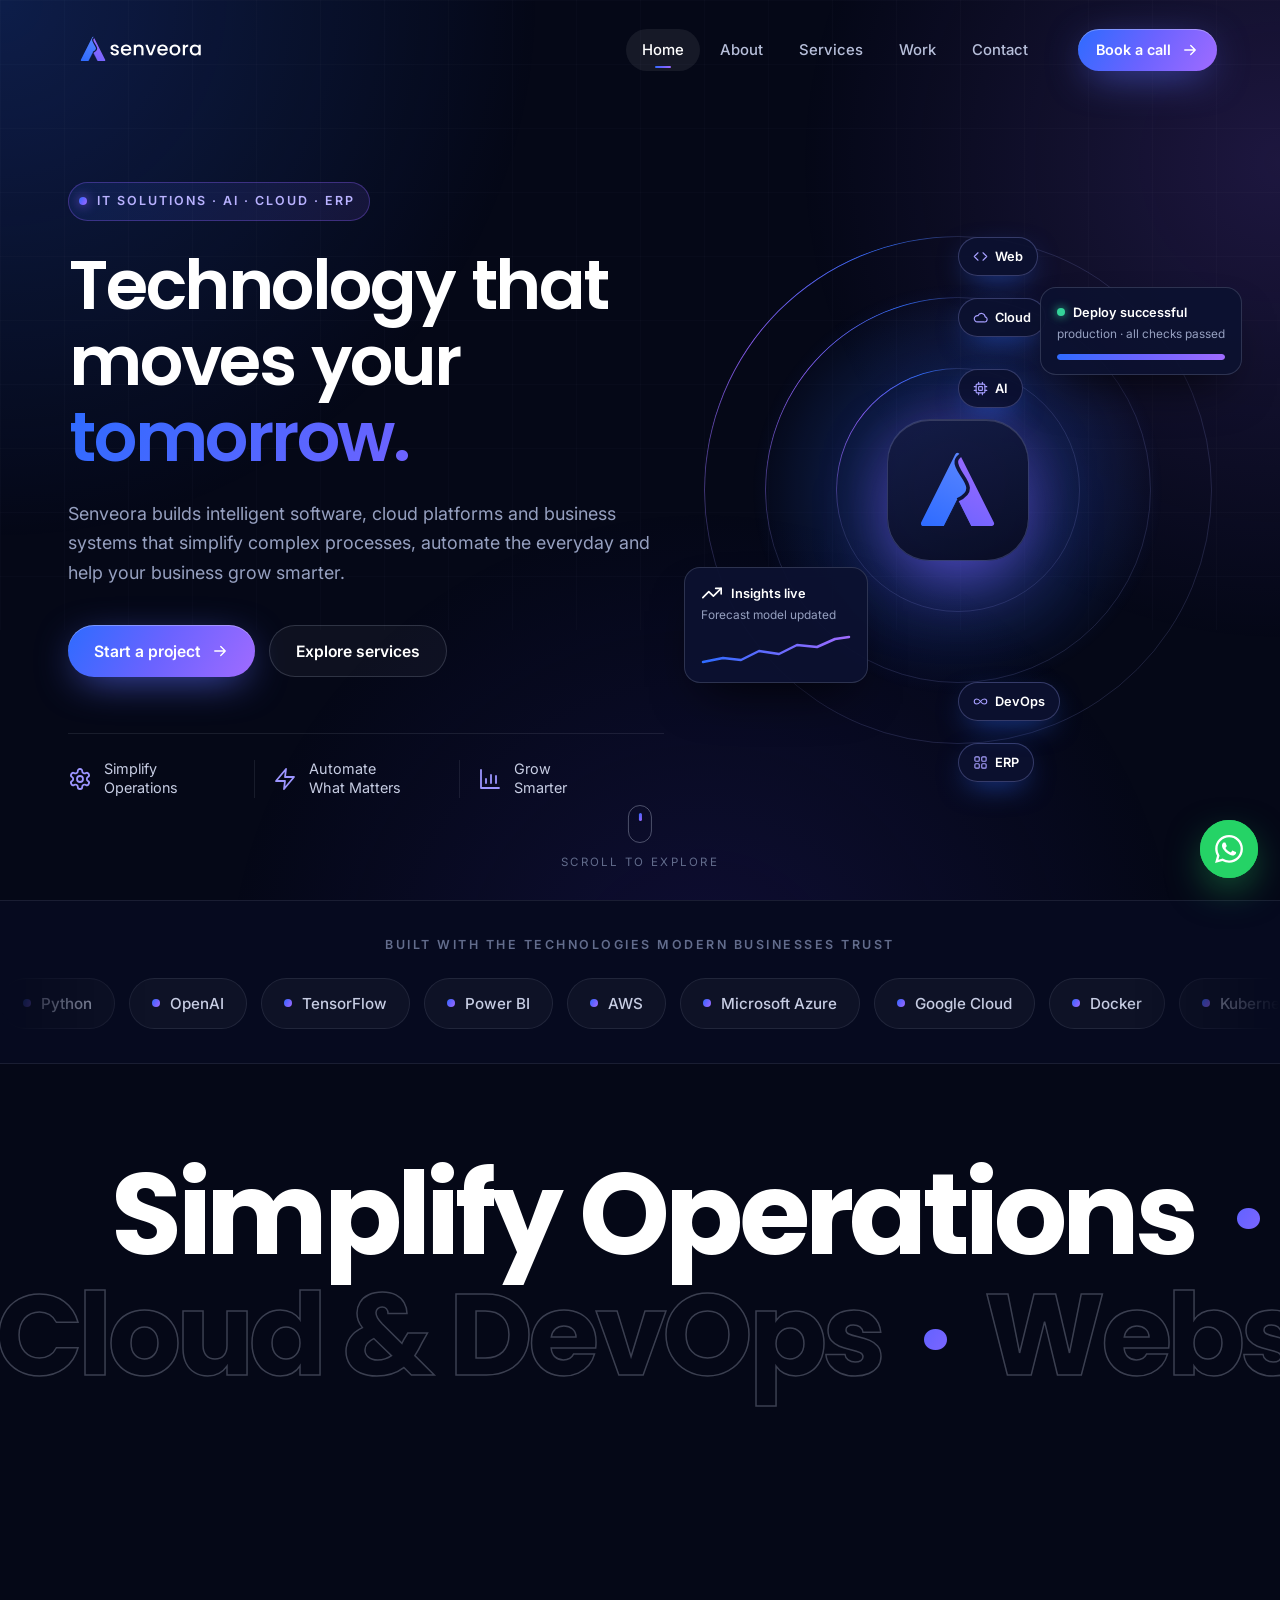
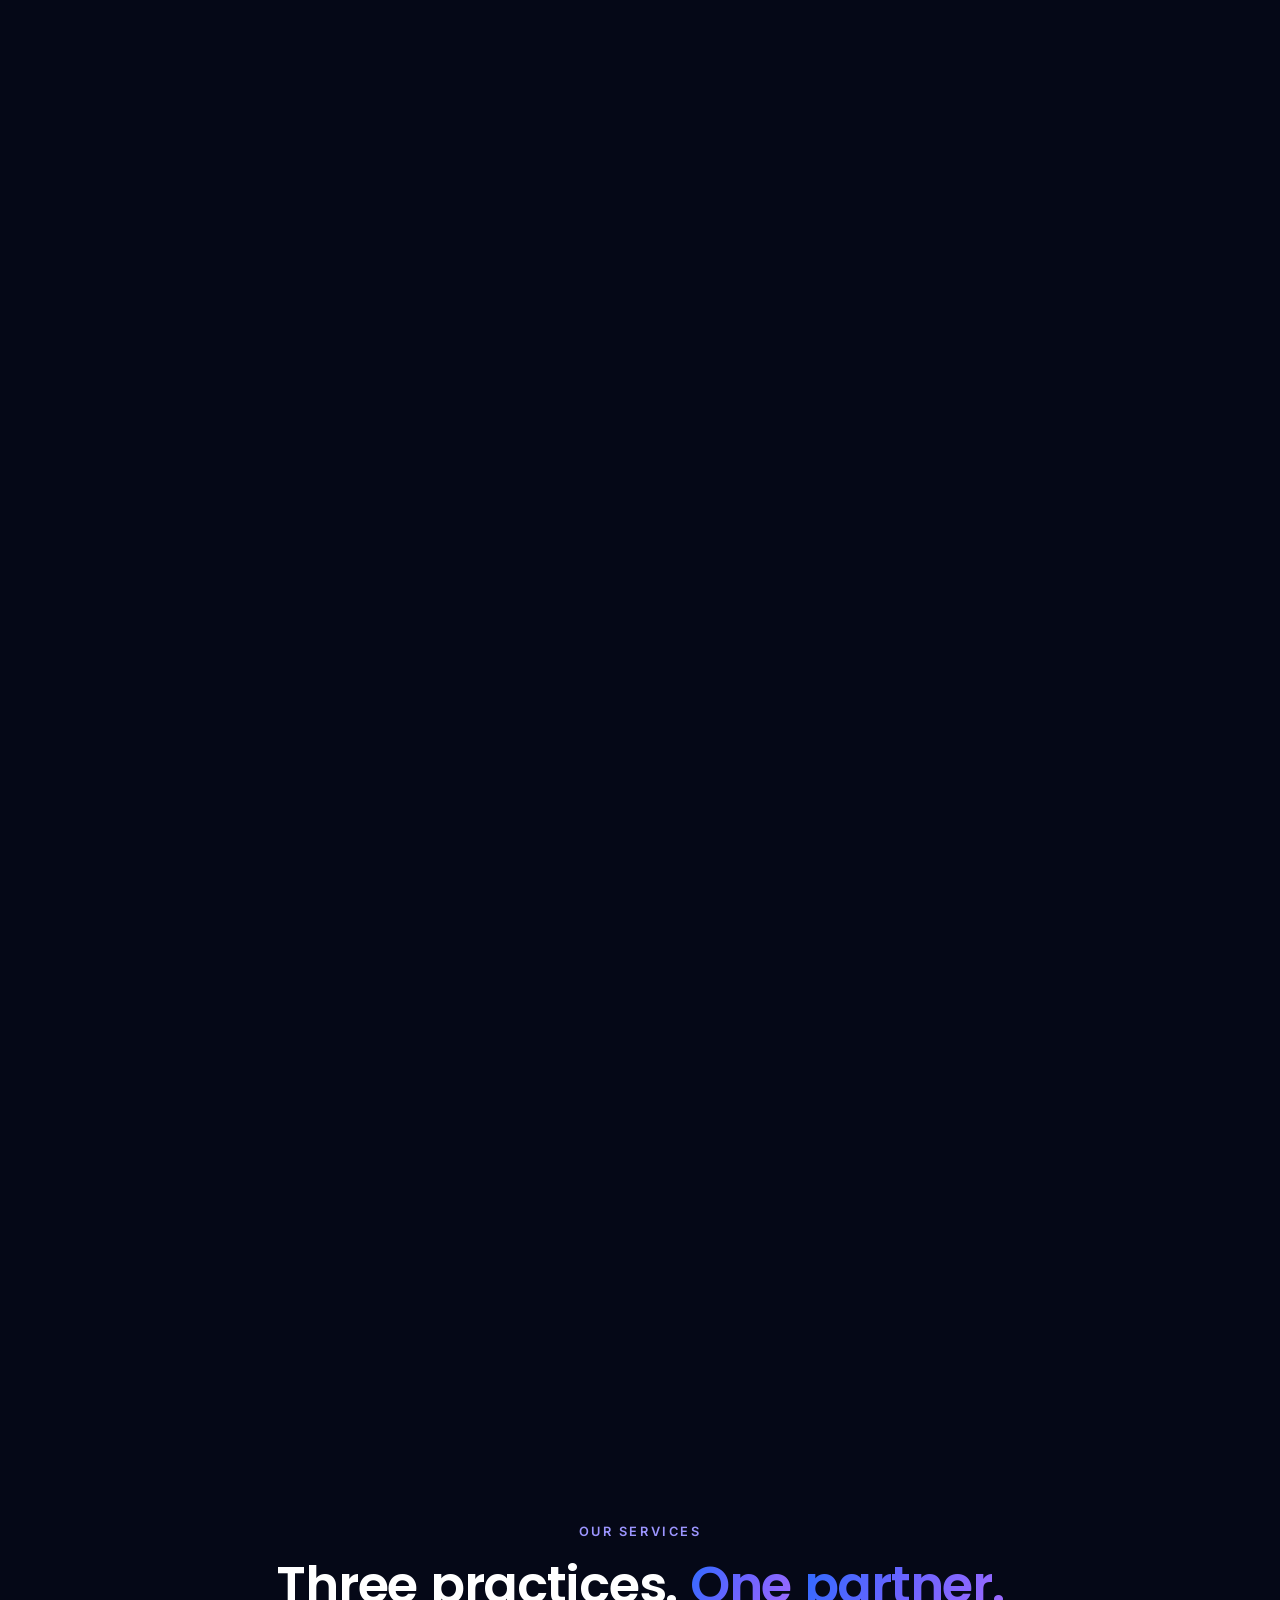
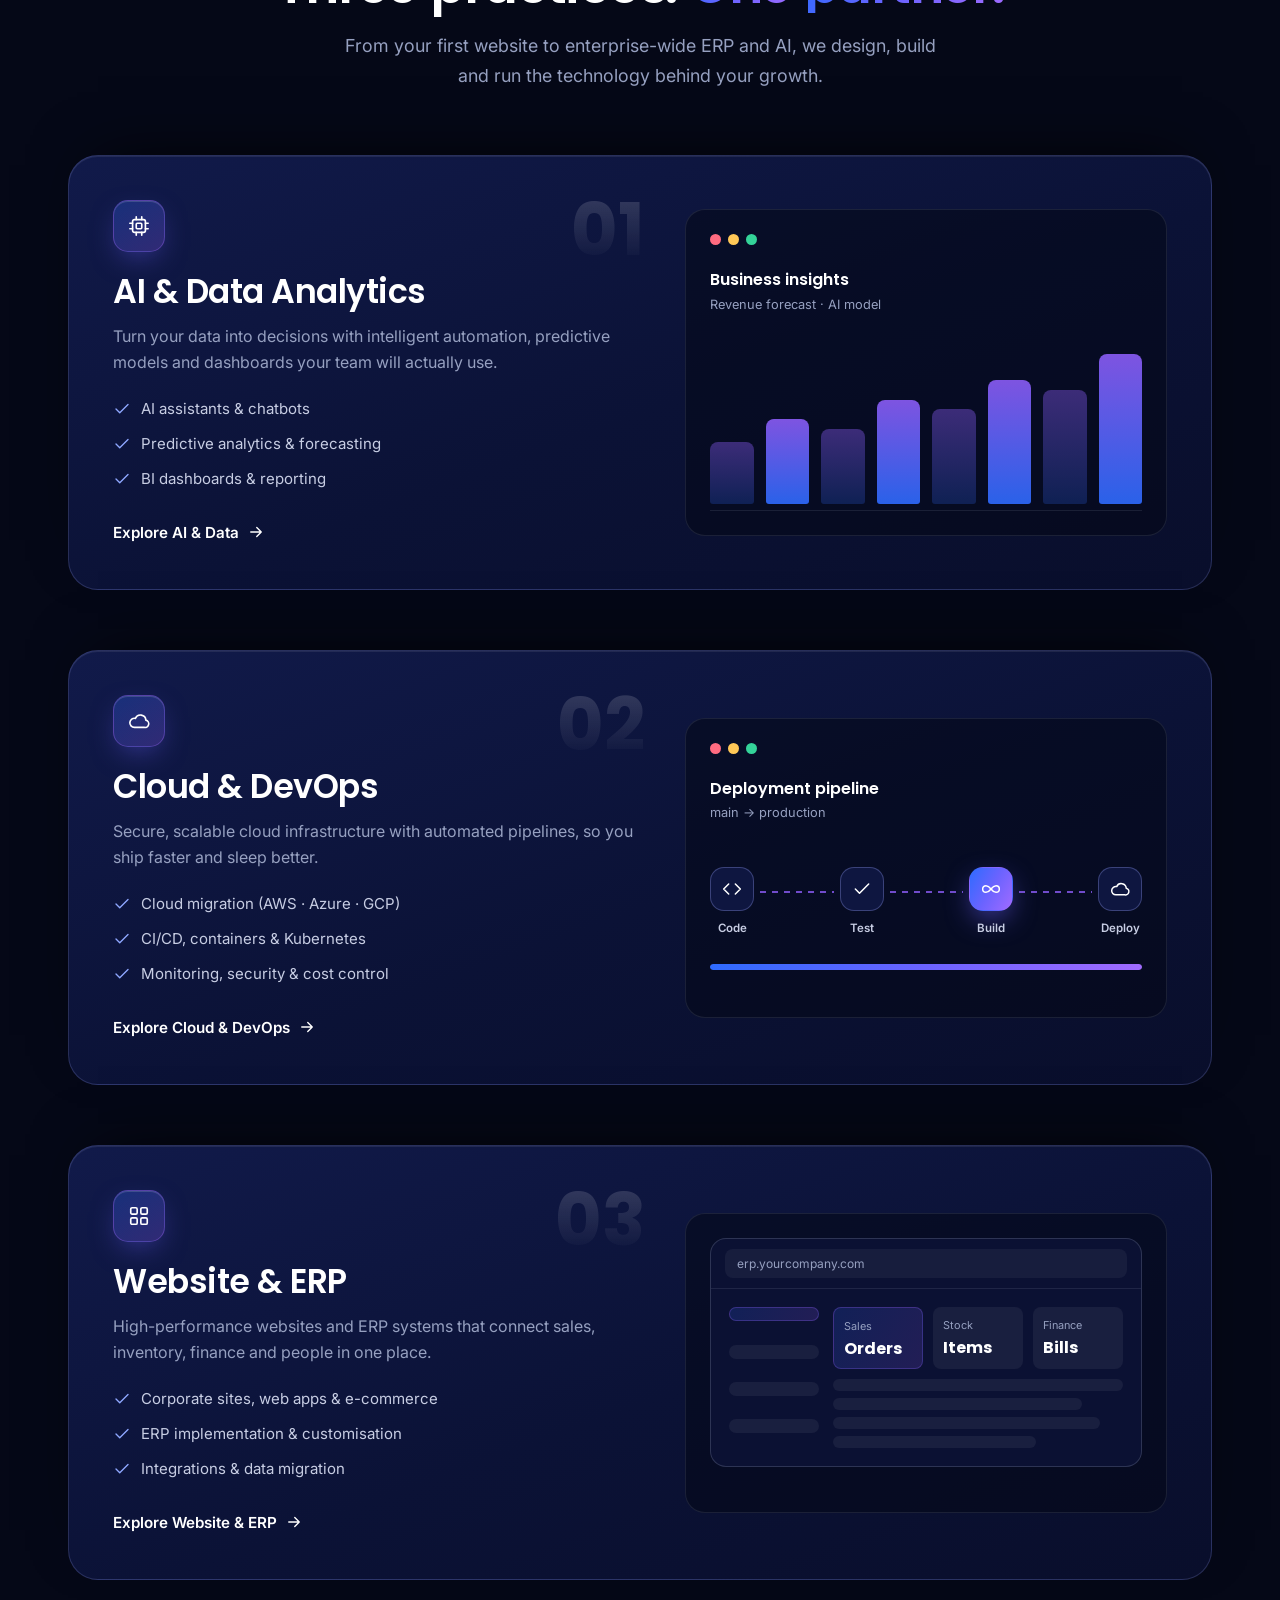
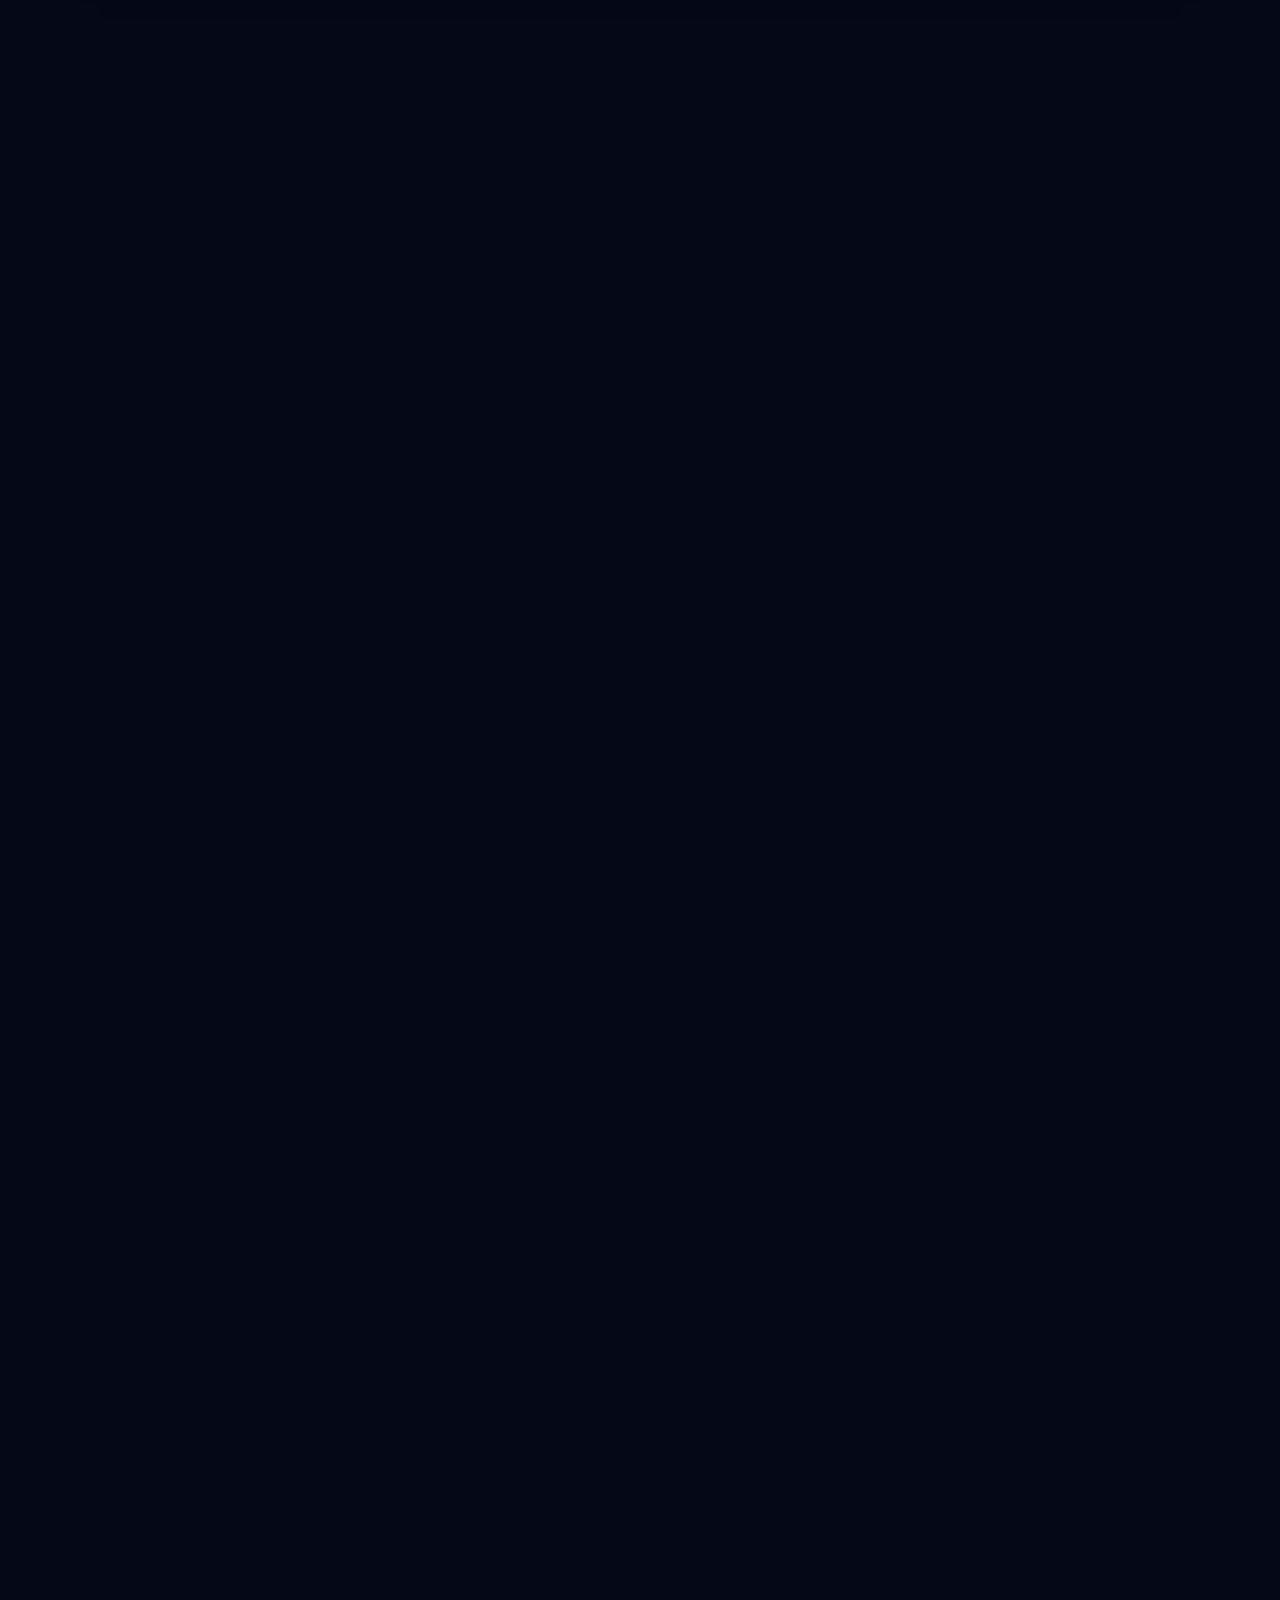
<file: index_1.html>
<!DOCTYPE html>
<html lang="en">
<head>
<meta charset="utf-8">
<meta name="viewport" content="width=device-width, initial-scale=1">
<title>Senveora — Technology that moves your tomorrow</title>
<meta name="description" content="Senveora is an IT solutions company in Chennai offering AI & data analytics, cloud & DevOps, website development and ERP solutions. Simplify Operations. Automate What Matters. Grow Smarter.">
<meta name="theme-color" content="#050817">
<meta property="og:title" content="Senveora — Technology that moves your tomorrow">
<meta property="og:description" content="Senveora is an IT solutions company in Chennai offering AI & data analytics, cloud & DevOps, website development and ERP solutions. Simplify Operations. Automate What Matters. Grow Smarter.">
<link rel="apple-touch-icon" href="/apple-touch-icon.png">
<link rel="icon" type="image/png" href="/favicon.png">
<link rel="icon" type="image/svg+xml" href="[data-uri]">
<link rel="preconnect" href="https://fonts.googleapis.com">
<link rel="preconnect" href="https://fonts.gstatic.com" crossorigin>
<link href="https://fonts.googleapis.com/css2?family=Inter:wght@400;500;600&family=Poppins:wght@500;600;700&display=swap" rel="stylesheet">
<style>
/* ==========================================================
   SENVEORA — Design system
   Brand: Deep space #050817 · Midnight navy #0A1030
          Electric blue #2E6BFF · Signal violet #8B5CF6 · Silver #C9D1E6
   ========================================================== */
:root{
  --bg:#050817;
  --bg-2:#0A1030;
  --blue:#2E6BFF;
  --blue-2:#5B86FF;
  --violet:#8B5CF6;
  --violet-2:#A06BFF;
  --silver:#C9D1E6;
  --cloud:#F5F7FA;
  --text:#EDF0FA;
  --muted:#96A0C0;
  --dim:#626C8C;
  --line:rgba(201,209,230,.10);
  --line-2:rgba(201,209,230,.18);
  --glass:rgba(255,255,255,.035);
  --glass-2:rgba(255,255,255,.06);
  --grad:linear-gradient(120deg,#2E6BFF 0%,#6B63FF 50%,#A06BFF 100%);
  --grad-soft:linear-gradient(120deg,rgba(46,107,255,.18),rgba(139,92,246,.18));
  --radius:22px;
  --radius-sm:14px;
  --ease:cubic-bezier(.2,.8,.2,1);
  --font-display:"Poppins",system-ui,sans-serif;
  --font-body:"Inter",system-ui,-apple-system,"Segoe UI",sans-serif;
  color-scheme:dark;
}
*,*::before,*::after{box-sizing:border-box}
html{scroll-behavior:smooth;-webkit-text-size-adjust:100%}
body{
  margin:0;background:var(--bg);color:var(--text);
  font-family:var(--font-body);font-size:16px;line-height:1.65;
  -webkit-font-smoothing:antialiased;overflow-x:hidden;
}
img,svg{display:block;max-width:100%}
a{color:inherit;text-decoration:none}
button{font:inherit;color:inherit;cursor:pointer}
::selection{background:rgba(107,99,255,.45);color:#fff}
:focus-visible{outline:2px solid var(--blue-2);outline-offset:3px;border-radius:8px}

/* ---------- Ambient background ---------- */
.bg-fx{position:fixed;inset:0;z-index:-1;pointer-events:none;overflow:hidden;background:
  radial-gradient(900px circle at 0% 0%,rgba(46,107,255,.22),transparent 60%),
  radial-gradient(800px circle at 100% 18%,rgba(139,92,246,.18),transparent 60%),
  radial-gradient(800px circle at 55% 110%,rgba(59,43,184,.18),transparent 60%)}
.bg-fx::before{ /* grid */
  content:"";position:absolute;inset:0;
  background-image:linear-gradient(var(--line) 1px,transparent 1px),linear-gradient(90deg,var(--line) 1px,transparent 1px);
  background-size:64px 64px;opacity:.22;height:70vh;
}
.blob{display:none}

/* ---------- Layout ---------- */
.container{width:100%;max-width:1200px;margin:0 auto;padding:0 28px}
section{position:relative}
main{overflow-x:clip}
main>section:not(:first-child){content-visibility:auto;contain-intrinsic-size:auto 900px}
.split>*,.grid-2>*,.grid-3>*,.grid-4>*,.hero-grid>*,.contact-grid>*{min-width:0}
.section{padding:120px 0}
.section-sm{padding:80px 0}
.center{text-align:center}
.stack>*+*{margin-top:1rem}

/* ---------- Type ---------- */
h1,h2,h3,h4{font-family:var(--font-display);font-weight:600;line-height:1.1;letter-spacing:-.025em;margin:0;color:#fff}
h1{font-size:clamp(2.5rem,5.4vw,4.6rem);letter-spacing:-.035em}
h2{font-size:clamp(2rem,4vw,3.25rem)}
h3{font-size:1.35rem;letter-spacing:-.015em}
h4{font-size:1.05rem;letter-spacing:-.01em}
p{margin:0;color:var(--muted)}
.lead{font-size:clamp(1.05rem,1.4vw,1.2rem);color:var(--muted);max-width:620px}
.center .lead{margin-left:auto;margin-right:auto}
.grad-text{background:var(--grad);-webkit-background-clip:text;background-clip:text;color:transparent;-webkit-text-fill-color:transparent}
.eyebrow{
  display:inline-flex;align-items:center;gap:10px;
  font-size:.78rem;font-weight:600;letter-spacing:.16em;text-transform:uppercase;color:#B9B2FF;
  padding:8px 14px 8px 10px;border-radius:999px;border:1px solid rgba(139,92,246,.35);
  background:linear-gradient(120deg,rgba(46,107,255,.12),rgba(139,92,246,.12));
}
.eyebrow .dot{width:8px;height:8px;border-radius:50%;background:var(--grad);box-shadow:0 0 12px #8B5CF6}
.kicker{font-size:.8rem;letter-spacing:.2em;text-transform:uppercase;color:#9C95FF;font-weight:600}
.section-head{max-width:760px;margin-bottom:64px}
.section-head.center{margin-left:auto;margin-right:auto}
.section-head h2{margin:14px 0 18px}

/* ---------- Icons ---------- */
.i{width:22px;height:22px;flex:none}
.i-sm{width:18px;height:18px}
.icon-box{
  width:52px;height:52px;border-radius:15px;display:grid;place-items:center;color:#fff;
  background:linear-gradient(145deg,rgba(46,107,255,.28),rgba(139,92,246,.28));
  border:1px solid rgba(160,107,255,.35);box-shadow:inset 0 1px 0 rgba(255,255,255,.15),0 10px 30px -10px rgba(107,99,255,.6);
}

/* ---------- Buttons ---------- */
.btn{
  position:relative;display:inline-flex;align-items:center;justify-content:center;gap:10px;
  height:52px;padding:0 26px;border-radius:999px;font-weight:600;font-size:.98rem;border:0;
  transition:transform .35s var(--ease),box-shadow .35s var(--ease),background .35s;white-space:nowrap;overflow:hidden;isolation:isolate;
}
.btn .i{width:18px;height:18px;transition:transform .35s var(--ease)}
.btn:hover .i{transform:translateX(4px)}
.btn-primary{background:var(--grad);color:#fff;box-shadow:0 10px 40px -10px rgba(91,110,255,.8),inset 0 1px 0 rgba(255,255,255,.3)}
.btn-primary::after{content:"";position:absolute;inset:0;z-index:-1;background:linear-gradient(110deg,transparent 30%,rgba(255,255,255,.35) 50%,transparent 70%);transform:translateX(-120%);transition:transform .8s var(--ease)}
.btn-primary:hover{transform:translateY(-2px);box-shadow:0 18px 50px -10px rgba(107,99,255,.95),inset 0 1px 0 rgba(255,255,255,.3)}
.btn-primary:hover::after{transform:translateX(120%)}
.btn-ghost{background:rgba(255,255,255,.04);color:#fff;border:1px solid var(--line-2)}
.btn-ghost:hover{background:rgba(255,255,255,.08);transform:translateY(-2px);border-color:rgba(255,255,255,.3)}
.btn-wa{background:#0F1A3A;border:1px solid rgba(37,211,102,.35);color:#fff}
.btn-wa:hover{border-color:rgba(37,211,102,.7);transform:translateY(-2px);box-shadow:0 12px 30px -12px rgba(37,211,102,.55)}
.btn-wa .wa{color:#25D366}
.btn-sm{height:42px;padding:0 18px;font-size:.9rem}
.btn-row{display:flex;flex-wrap:wrap;gap:14px}
.center .btn-row{justify-content:center}
.link-arrow{display:inline-flex;align-items:center;gap:8px;font-weight:600;color:#fff;font-size:.95rem}
.link-arrow .i{width:18px;height:18px;transition:transform .3s var(--ease)}
.link-arrow:hover .i{transform:translateX(5px)}

/* ---------- Navigation ---------- */
.nav{position:fixed;top:0;left:0;right:0;z-index:50;padding:18px 0;transition:padding .4s var(--ease)}
.nav-inner{display:flex;align-items:center;gap:28px;height:64px;padding:0 12px 0 24px;border-radius:999px;border:1px solid transparent;transition:all .4s var(--ease);max-width:1180px}
.nav.scrolled{padding:12px 0}
.nav.scrolled .nav-inner{background:rgba(9,13,38,.94);border-color:var(--line);box-shadow:0 20px 50px -20px rgba(0,0,0,.6)}
.brand img{height:36px;width:auto}
.nav-links{display:flex;gap:4px;margin-left:auto}
.nav-links a{position:relative;padding:9px 16px;border-radius:999px;font-size:.93rem;font-weight:500;color:#B7BFDA;transition:color .25s,background .25s}
.nav-links a:hover{color:#fff;background:rgba(255,255,255,.05)}
.nav-links a.is-active{color:#fff;background:rgba(255,255,255,.07)}
.nav-links a.is-active::after{content:"";position:absolute;left:50%;bottom:3px;width:16px;height:2px;margin-left:-8px;border-radius:2px;background:var(--grad)}
.nav-cta{margin-left:6px}
.nav-toggle{display:none;margin-left:auto;width:44px;height:44px;border-radius:12px;border:1px solid var(--line-2);background:rgba(255,255,255,.04);place-items:center}

/* ---------- Hero ---------- */
.hero{padding:170px 0 90px;min-height:100vh;display:flex;align-items:center}
.hero-grid{display:grid;grid-template-columns:1.08fr .92fr;gap:40px;align-items:center}
.hero h1{margin:26px 0 24px}
.hero .lead{margin-bottom:38px}
.pillars{display:flex;gap:0;margin-top:56px;border-top:1px solid var(--line);padding-top:26px;max-width:600px}
.pillar{flex:1;display:flex;align-items:center;gap:12px;padding-right:18px;font-size:.9rem;color:#C7CDE3;line-height:1.3}
.pillar+.pillar{padding-left:18px;border-left:1px solid var(--line)}
.pillar .i{color:#9C95FF;width:24px;height:24px}

/* Orbit visual */
.orbit{position:relative;width:100%;max-width:520px;aspect-ratio:1;margin:0 auto}
.orbit-glow{position:absolute;inset:6%;border-radius:50%;background:radial-gradient(circle,rgba(107,99,255,.5) 0%,rgba(46,107,255,.18) 35%,transparent 65%);animation:breathe 6s ease-in-out infinite;will-change:transform}
@keyframes breathe{50%{transform:scale(1.1)}}
.ring{position:absolute;border-radius:50%;border:1px solid rgba(160,170,255,.16);animation:spin linear infinite;will-change:transform}
.ring::before{content:"";position:absolute;inset:-1px;border-radius:50%;padding:1px;background:conic-gradient(from 0deg,transparent 0 70%,rgba(139,92,246,.9) 85%,rgba(46,107,255,.9) 95%,transparent);-webkit-mask:linear-gradient(#000 0 0) content-box,linear-gradient(#000 0 0);-webkit-mask-composite:xor;mask-composite:exclude}
.ring.r1{inset:26%;animation-duration:18s}
.ring.r2{inset:12%;animation-duration:30s;animation-direction:reverse}
.ring.r3{inset:0;animation-duration:44s}
@keyframes spin{to{transform:rotate(360deg)}}
.chip{
  position:absolute;left:50%;top:0;display:inline-flex;align-items:center;gap:7px;
  padding:8px 14px;border-radius:999px;font-size:.8rem;font-weight:600;color:#fff;white-space:nowrap;
  background:rgba(12,18,48,.94);border:1px solid rgba(160,170,255,.28);
  box-shadow:0 10px 30px -10px rgba(46,107,255,.7);animation:counter linear infinite;will-change:transform;
}
.chip .i{width:15px;height:15px;color:#A79FFF}
.chip.bottom{top:100%}
.ring.r1 .chip{animation-duration:18s;animation-direction:normal}
.ring.r2 .chip{animation-duration:30s}
.ring.r3 .chip{animation-duration:44s}
@keyframes counter{from{transform:translate(-50%,-50%) rotate(0)}to{transform:translate(-50%,-50%) rotate(-360deg)}}
.ring.r2 .chip{animation-name:counterRev}
@keyframes counterRev{from{transform:translate(-50%,-50%) rotate(0)}to{transform:translate(-50%,-50%) rotate(360deg)}}
.core{position:absolute;inset:36%;border-radius:30%;display:grid;place-items:center;
  background:linear-gradient(160deg,rgba(20,28,70,.95),rgba(8,12,34,.95));border:1px solid rgba(160,170,255,.25);
  box-shadow:0 30px 80px -20px rgba(107,99,255,.8),inset 0 1px 0 rgba(255,255,255,.15);animation:float 7s ease-in-out infinite}
.core img{width:62%}
@keyframes float{50%{transform:translateY(-10px)}}
.float-card{position:absolute;padding:14px 16px;border-radius:16px;background:rgba(12,18,48,.94);border:1px solid var(--line-2);box-shadow:0 24px 50px -20px rgba(0,0,0,.8);font-size:.8rem;min-width:170px;animation:float 8s ease-in-out infinite}
.float-card .fc-top{display:flex;align-items:center;gap:8px;color:#fff;font-weight:600}
.float-card .fc-sub{color:var(--muted);font-size:.74rem;margin-top:2px}
.float-card.fc1{left:-4%;bottom:12%;animation-delay:-3s}
.float-card.fc2{right:-6%;top:10%}
.ok-dot{width:8px;height:8px;border-radius:50%;background:#34D399;box-shadow:0 0 10px #34D399}
.spark{margin-top:8px;height:34px;width:150px}
.bar-track{margin-top:10px;height:6px;border-radius:6px;background:rgba(255,255,255,.08);overflow:hidden}
.bar-track span{display:block;height:100%;width:100%;border-radius:inherit;background:var(--grad);transform-origin:left;animation:load 3.5s var(--ease) infinite alternate}
@keyframes load{from{transform:scaleX(.32)}to{transform:scaleX(.92)}}

/* ---------- Marquee ---------- */
.marquee-wrap{padding:34px 0;border-top:1px solid var(--line);border-bottom:1px solid var(--line);background:rgba(10,16,48,.35)}
.marquee-label{text-align:center;font-size:.78rem;letter-spacing:.2em;text-transform:uppercase;color:var(--dim);margin-bottom:22px;font-weight:600}
.marquee{overflow:hidden;-webkit-mask-image:linear-gradient(90deg,transparent,#000 12%,#000 88%,transparent);mask-image:linear-gradient(90deg,transparent,#000 12%,#000 88%,transparent)}
.marquee-track{display:flex;gap:14px;width:max-content;animation:marquee 40s linear infinite}
.marquee:hover .marquee-track{animation-play-state:paused}
.tech{display:inline-flex;align-items:center;gap:10px;padding:12px 22px;border-radius:999px;border:1px solid var(--line);background:var(--glass);color:#C7CDE3;font-weight:500;font-size:.95rem;white-space:nowrap}
.tech b{width:8px;height:8px;border-radius:50%;background:var(--grad)}
@keyframes marquee{to{transform:translateX(-50%)}}

/* ---------- Cards ---------- */
.card{
  position:relative;border-radius:var(--radius);padding:34px;
  background:linear-gradient(180deg,rgba(255,255,255,.045),rgba(255,255,255,.015));
  border:1px solid var(--line);overflow:hidden;isolation:isolate;
  transition:transform .5s var(--ease),border-color .4s;
}
.spot::before{ /* cursor spotlight */
  content:"";position:absolute;inset:0;z-index:-1;opacity:0;transition:opacity .4s;
  background:radial-gradient(420px circle at var(--x,50%) var(--y,50%),rgba(107,99,255,.18),transparent 45%);
}
.spot:hover::before{opacity:1}
.spot:hover{border-color:rgba(160,120,255,.45)}
.card.lift:hover{transform:translateY(-6px)}
.card h3{margin:22px 0 12px}
.card p{font-size:.97rem}
.grid-3{display:grid;grid-template-columns:repeat(3,1fr);gap:22px}
.grid-2{display:grid;grid-template-columns:repeat(2,1fr);gap:22px}
.grid-4{display:grid;grid-template-columns:repeat(4,1fr);gap:22px}
.checks{list-style:none;padding:0;margin:22px 0 0;display:grid;gap:10px}
.checks li{display:flex;gap:10px;align-items:flex-start;color:#C7CDE3;font-size:.94rem}
.checks .i{width:18px;height:18px;margin-top:3px;color:#8FA8FF}
.service-card{display:flex;flex-direction:column;min-height:100%}
.service-card .num{position:absolute;top:26px;right:30px;font-family:var(--font-display);font-size:.85rem;color:var(--dim);letter-spacing:.1em}
.service-card .link-arrow{margin-top:auto;padding-top:28px}

/* Pillars big */
.pillar-card{padding:40px 34px}
.pillar-card .big-num{font-family:var(--font-display);font-size:3.2rem;line-height:1;font-weight:700;background:linear-gradient(180deg,rgba(255,255,255,.18),rgba(255,255,255,0));-webkit-background-clip:text;background-clip:text;color:transparent;position:absolute;right:28px;top:26px}

/* ---------- Process ---------- */
.process{display:grid;grid-template-columns:repeat(4,1fr);gap:22px;position:relative;counter-reset:step}
.process::before{content:"";position:absolute;top:27px;left:6%;right:6%;height:1px;background:linear-gradient(90deg,transparent,rgba(107,99,255,.7),rgba(46,107,255,.7),transparent)}
.step{position:relative;padding-top:78px}
.step .badge{position:absolute;top:0;left:0;width:56px;height:56px;border-radius:50%;display:grid;place-items:center;font-family:var(--font-display);font-weight:600;color:#fff;background:#0B1234;border:1px solid rgba(160,170,255,.35);box-shadow:0 0 0 6px var(--bg),0 0 30px -4px rgba(107,99,255,.8)}
.step .badge::before{content:"";position:absolute;inset:4px;border-radius:50%;background:var(--grad);opacity:.9;z-index:-1}
.step .badge{isolation:isolate}
.step h3{margin-bottom:10px}
.step p{font-size:.95rem}

/* ---------- Bento ---------- */
.bento{display:grid;grid-template-columns:repeat(6,1fr);grid-auto-rows:minmax(220px,auto);gap:22px}
.bento .b-a{grid-column:span 4}
.bento .b-b{grid-column:span 2}
.bento .b-c{grid-column:span 2}
.bento .b-d{grid-column:span 2}
.bento .b-e{grid-column:span 2}
.feature-flow{display:flex;align-items:center;gap:10px;flex-wrap:wrap;margin-top:28px}
.flow-node{padding:10px 16px;border-radius:12px;background:rgba(255,255,255,.05);border:1px solid var(--line-2);font-size:.88rem;font-weight:600;color:#fff}
.flow-node.hl{background:var(--grad);border-color:transparent}
.flow-arrow{color:var(--dim)}
.flow-arrow .i{width:18px;height:18px}

/* ---------- CTA band ---------- */
.cta-band{position:relative;border-radius:32px;padding:80px 48px;text-align:center;overflow:hidden;isolation:isolate;
  background:radial-gradient(ellipse at top,rgba(107,99,255,.45),transparent 60%),linear-gradient(160deg,#101A4A,#0A0F2E 60%);
  border:1px solid rgba(160,170,255,.22)}
.cta-band::before{content:"";position:absolute;inset:0;z-index:-1;background-image:linear-gradient(var(--line) 1px,transparent 1px),linear-gradient(90deg,var(--line) 1px,transparent 1px);background-size:44px 44px;-webkit-mask-image:radial-gradient(ellipse at center,#000,transparent 70%);mask-image:radial-gradient(ellipse at center,#000,transparent 70%)}
.cta-band h2{margin:16px auto 18px;max-width:760px}
.cta-band .lead{margin:0 auto 36px}
.cta-mark{width:64px;margin:0 auto;filter:drop-shadow(0 10px 30px rgba(107,99,255,.8))}

/* ---------- Page hero (sub pages) ---------- */
.page-hero{padding:190px 0 90px;text-align:center;position:relative}
.page-hero h1{font-size:clamp(2.4rem,5.4vw,4.4rem);margin:22px auto 22px;max-width:900px}
.page-hero .lead{margin:0 auto}
.crumbs{display:inline-flex;gap:8px;align-items:center;font-size:.85rem;color:var(--dim);margin-top:34px}
.crumbs a{color:var(--muted)}
.crumbs a:hover{color:#fff}

/* ---------- Split sections ---------- */
.split{display:grid;grid-template-columns:1fr 1fr;gap:72px;align-items:center}
.split.rev>:first-child{order:2}
.split h2{margin:14px 0 20px}
.split .lead{margin-bottom:10px}

/* Visual panels */
.visual{position:relative;border-radius:28px;padding:28px;min-height:400px;background:linear-gradient(160deg,rgba(20,28,72,.8),rgba(8,12,34,.9));border:1px solid var(--line-2);overflow:hidden;box-shadow:0 40px 80px -40px rgba(46,107,255,.5)}
.visual::before{content:"";position:absolute;width:360px;height:360px;right:-120px;top:-140px;border-radius:50%;background:radial-gradient(circle,rgba(139,92,246,.45),transparent 70%)}
.win-bar{display:flex;gap:7px;margin-bottom:22px}
.win-bar i{width:11px;height:11px;border-radius:50%;background:rgba(255,255,255,.14)}
.win-bar i:first-child{background:#FF6B81}.win-bar i:nth-child(2){background:#FFC857}.win-bar i:nth-child(3){background:#34D399}
.v-title{font-family:var(--font-display);font-weight:600;color:#fff;font-size:1rem}
.v-sub{font-size:.8rem;color:var(--muted)}
.bars{display:flex;align-items:flex-end;gap:12px;height:190px;margin-top:26px;padding-bottom:6px;border-bottom:1px solid var(--line)}
.bars span{flex:1;border-radius:8px 8px 3px 3px;background:linear-gradient(180deg,#8B5CF6,#2E6BFF);opacity:.9;transform-origin:bottom;animation:grow 1.4s var(--ease) both}
.bars span:nth-child(odd){background:linear-gradient(180deg,rgba(139,92,246,.45),rgba(46,107,255,.25))}
@keyframes grow{from{transform:scaleY(0)}}
.kpis{display:grid;grid-template-columns:repeat(3,1fr);gap:12px;margin-top:20px}
.kpi{padding:14px;border-radius:14px;background:rgba(255,255,255,.04);border:1px solid var(--line)}
.kpi b{display:block;font-family:var(--font-display);color:#fff;font-size:1.15rem}
.kpi span{font-size:.74rem;color:var(--muted)}
.nodes{position:relative;height:300px;margin-top:10px}
.nodes svg{position:absolute;inset:0;width:100%;height:100%}
.node{position:absolute;transform:translate(-50%,-50%);display:flex;flex-direction:column;align-items:center;gap:8px;font-size:.75rem;color:#C7CDE3;font-weight:600}
.node .nb{width:54px;height:54px;border-radius:16px;display:grid;place-items:center;background:#0E1640;border:1px solid rgba(160,170,255,.3);box-shadow:0 10px 30px -10px rgba(46,107,255,.8)}
.node .nb.main{width:70px;height:70px;background:var(--grad);border:0}
.node .nb .i{color:#fff}
.flow-line{stroke-dasharray:6 8;animation:dash 1.4s linear infinite}
@keyframes dash{to{stroke-dashoffset:-28}}
.browser{border-radius:16px;background:#0B1133;border:1px solid var(--line-2);overflow:hidden}
.browser .url{display:flex;align-items:center;gap:10px;padding:10px 14px;border-bottom:1px solid var(--line);font-size:.75rem;color:var(--muted)}
.browser .url span{flex:1;padding:5px 12px;border-radius:8px;background:rgba(255,255,255,.05)}
.browser .bd{padding:18px;display:grid;grid-template-columns:90px 1fr;gap:14px}
.sk{border-radius:8px;background:rgba(255,255,255,.06)}
.sk.g{background:var(--grad-soft);border:1px solid rgba(139,92,246,.3)}
.side-sk{display:grid;gap:8px}
.side-sk .sk{height:14px}
.main-sk{display:grid;gap:10px}
.erp-row{display:grid;grid-template-columns:repeat(3,1fr);gap:10px}
.erp-row .sk{height:62px;padding:10px;font-size:.68rem;color:var(--muted)}
.erp-row .sk b{display:block;color:#fff;font-family:var(--font-display);font-size:1rem}
.table-sk{display:grid;gap:7px}
.table-sk div{height:12px}

/* ---------- Sub nav (services) ---------- */
.subnav{position:sticky;top:96px;z-index:20;display:flex;justify-content:center;margin-bottom:40px}
.subnav-inner{display:inline-flex;gap:4px;padding:6px;border-radius:999px;background:rgba(9,13,38,.95);border:1px solid var(--line)}
.subnav button{border:0;background:none;padding:10px 18px;border-radius:999px;font-size:.9rem;font-weight:500;color:#B7BFDA;display:flex;align-items:center;gap:8px;transition:all .25s}
.subnav button:hover{color:#fff;background:rgba(255,255,255,.06)}
.subnav button .i{width:17px;height:17px}
.service-block{padding:90px 0;border-top:1px solid var(--line);scroll-margin-top:160px}
.tags{display:flex;flex-wrap:wrap;gap:8px;margin-top:24px}
.tag{padding:6px 12px;border-radius:999px;font-size:.8rem;color:#C7CDE3;background:rgba(255,255,255,.04);border:1px solid var(--line)}
.offer-grid{display:grid;grid-template-columns:1fr 1fr;gap:14px;margin-top:30px}
.offer{padding:18px;border-radius:16px;background:rgba(255,255,255,.03);border:1px solid var(--line);transition:border-color .3s,background .3s}
.offer:hover{border-color:rgba(139,92,246,.4);background:rgba(139,92,246,.06)}
.offer h4{font-size:.98rem;margin-bottom:6px;display:flex;align-items:center;gap:8px}
.offer h4 .i{width:18px;height:18px;color:#9C95FF}
.offer p{font-size:.88rem;line-height:1.55}

/* Engagement */
.plan{display:flex;flex-direction:column}
.plan.featured{background:linear-gradient(180deg,rgba(107,99,255,.18),rgba(46,107,255,.05));border-color:rgba(160,120,255,.45)}
.plan .pill{align-self:flex-start;font-size:.72rem;font-weight:700;letter-spacing:.12em;text-transform:uppercase;padding:6px 10px;border-radius:999px;background:var(--grad);color:#fff;margin-bottom:18px}
.plan .best{font-size:.85rem;color:#B9B2FF;margin-top:6px}
.plan .btn{margin-top:auto}
.plan .checks{margin-bottom:30px}

/* FAQ */
.faq{max-width:860px;margin:0 auto;display:grid;gap:12px}
.faq details{border-radius:18px;border:1px solid var(--line);background:var(--glass);transition:border-color .3s,background .3s}
.faq details[open]{border-color:rgba(139,92,246,.4);background:rgba(139,92,246,.05)}
.faq summary{list-style:none;cursor:pointer;padding:22px 26px;display:flex;justify-content:space-between;align-items:center;gap:20px;font-family:var(--font-display);font-weight:500;color:#fff;font-size:1.05rem}
.faq summary::-webkit-details-marker{display:none}
.faq summary .pm{width:30px;height:30px;border-radius:50%;flex:none;display:grid;place-items:center;border:1px solid var(--line-2);transition:transform .35s var(--ease),background .3s}
.faq summary .pm .i{width:16px;height:16px}
.faq details[open] .pm{transform:rotate(45deg);background:var(--grad);border-color:transparent}
.faq .ans{padding:0 26px 24px;color:var(--muted)}

/* ---------- About ---------- */
.mv{display:grid;grid-template-columns:1fr 1fr;gap:22px}
.mv .card{padding:44px}
.mv h3{font-size:1.7rem}
.quote-block{font-family:var(--font-display);font-size:clamp(1.6rem,3vw,2.5rem);line-height:1.3;font-weight:500;letter-spacing:-.02em;color:#fff;max-width:950px;margin:0 auto;text-align:center}
.quote-block .grad-text{font-weight:600}
.value-card .icon-box{margin-bottom:4px}

/* ---------- Careers ---------- */
.filters{display:flex;flex-wrap:wrap;gap:10px;justify-content:center;margin-bottom:36px}
.filter{padding:10px 18px;border-radius:999px;border:1px solid var(--line-2);background:rgba(255,255,255,.03);font-size:.9rem;font-weight:500;color:#C7CDE3;transition:all .25s}
.filter:hover{color:#fff;border-color:rgba(255,255,255,.3)}
.filter.on{background:var(--grad);border-color:transparent;color:#fff}
.roles{display:grid;gap:14px;max-width:980px;margin:0 auto}
.role{border-radius:20px;border:1px solid var(--line);background:linear-gradient(180deg,rgba(255,255,255,.04),rgba(255,255,255,.015));transition:border-color .3s,transform .4s var(--ease)}
.role:hover{border-color:rgba(139,92,246,.4)}
.role summary{list-style:none;cursor:pointer;padding:26px 28px;display:grid;grid-template-columns:1fr auto;gap:16px;align-items:center}
.role summary::-webkit-details-marker{display:none}
.role h3{font-size:1.2rem}
.meta{display:flex;flex-wrap:wrap;gap:8px;margin-top:10px}
.meta span{font-size:.78rem;padding:5px 10px;border-radius:999px;background:rgba(255,255,255,.05);border:1px solid var(--line);color:#B7BFDA}
.role .open-ic{width:42px;height:42px;border-radius:50%;display:grid;place-items:center;border:1px solid var(--line-2);transition:transform .35s var(--ease),background .3s}
.role[open] .open-ic{transform:rotate(45deg);background:var(--grad);border-color:transparent}
.role .body{padding:0 28px 28px;display:grid;grid-template-columns:1fr 1fr;gap:28px}
.role .body h4{margin-bottom:10px;font-size:.95rem}
.role .body .checks{margin-top:0}
.role .apply{grid-column:1/-1;display:flex;gap:12px;flex-wrap:wrap;padding-top:20px;border-top:1px solid var(--line)}
.role.hide{display:none}
.perk{padding:28px}
.perk h3{font-size:1.1rem;margin:18px 0 8px}
.perk p{font-size:.92rem}

/* ---------- Contact ---------- */
.contact-grid{display:grid;grid-template-columns:1.35fr .9fr;gap:28px;align-items:start}
.form-card{padding:44px}
.form-grid{display:grid;grid-template-columns:1fr 1fr;gap:18px}
.field{display:flex;flex-direction:column;gap:8px}
.field.full{grid-column:1/-1}
.field label,.field .lbl{font-size:.85rem;font-weight:500;color:#C7CDE3}
.field input,.field textarea,.field select{
  width:100%;padding:15px 16px;border-radius:14px;border:1px solid var(--line-2);background:rgba(5,8,23,.6);
  color:#fff;font:inherit;font-size:.95rem;transition:border-color .25s,box-shadow .25s,background .25s;appearance:none;-webkit-appearance:none
}
.field select{background-image:url("data:image/svg+xml,%3Csvg xmlns='http://www.w3.org/2000/svg' width='16' height='16' fill='none' stroke='%2396A0C0' stroke-width='2' viewBox='0 0 24 24'%3E%3Cpath d='m6 9 6 6 6-6'/%3E%3C/svg%3E");background-repeat:no-repeat;background-position:right 16px center;padding-right:44px}
.field select option{background:#0A1030}
.field textarea{min-height:140px;resize:vertical}
.field input::placeholder,.field textarea::placeholder{color:#5A6488}
.field input:focus,.field textarea:focus,.field select:focus{outline:none;border-color:rgba(139,92,246,.7);box-shadow:0 0 0 4px rgba(139,92,246,.15);background:rgba(10,16,48,.8)}
.field.err input,.field.err textarea{border-color:#FF6B81}
.chips{display:flex;flex-wrap:wrap;gap:8px}
.chips input{position:absolute;opacity:0;pointer-events:none}
.chips label{padding:10px 16px;border-radius:999px;border:1px solid var(--line-2);font-size:.86rem;cursor:pointer;color:#C7CDE3;transition:all .25s;background:rgba(255,255,255,.03)}
.chips label:hover{border-color:rgba(255,255,255,.3);color:#fff}
.chips input:checked+label{background:var(--grad);border-color:transparent;color:#fff}
.chips input:focus-visible+label{outline:2px solid var(--blue-2);outline-offset:2px}
.form-foot{display:flex;align-items:center;justify-content:space-between;gap:16px;flex-wrap:wrap;margin-top:26px}
.form-foot small{color:var(--dim);font-size:.8rem;max-width:300px}
.form-success{display:none;text-align:center;padding:40px 10px}
.form-success .icon-box{margin:0 auto 20px;width:68px;height:68px;border-radius:50%}
.form-success h3{margin-bottom:10px}
.sent .form-body{display:none}
.sent .form-success{display:block;animation:pageIn .6s var(--ease)}
.info-stack{display:grid;gap:16px}
.info{display:flex;gap:16px;align-items:flex-start;padding:24px}
.info .icon-box{width:46px;height:46px;border-radius:13px}
.info .icon-box .i{width:20px;height:20px}
.info h4{font-size:.8rem;letter-spacing:.14em;text-transform:uppercase;color:var(--dim);font-family:var(--font-body);font-weight:600;margin-bottom:4px}
.info a,.info p{color:#fff;font-weight:500;font-size:1rem;line-height:1.5}
.info a:hover{color:#B9B2FF}
.map-card{padding:0;min-height:260px;display:grid;place-items:center;text-align:center;background:
  radial-gradient(circle at 50% 50%,rgba(107,99,255,.35),transparent 50%),
  linear-gradient(160deg,#0F1845,#070B22)}
.map-card::before{content:"";position:absolute;inset:0;background-image:linear-gradient(var(--line) 1px,transparent 1px),linear-gradient(90deg,var(--line) 1px,transparent 1px);background-size:28px 28px;opacity:.7}
.map-pin{position:relative;z-index:1}
.map-pin .ping{position:relative;width:18px;height:18px;border-radius:50%;background:var(--grad);margin:0 auto}
.map-pin .ping::after{content:"";position:absolute;inset:0;border-radius:50%;border:2px solid rgba(139,92,246,.8);animation:ping 2s infinite}
@keyframes ping{from{transform:scale(1);opacity:1}to{transform:scale(3.2);opacity:0}}
.map-pin b{display:block;margin-top:16px;font-family:var(--font-display);color:#fff}
.map-pin a{display:inline-flex;margin-top:10px;font-size:.85rem;color:#B9B2FF;gap:6px;align-items:center}


/* ---------- Work / portfolio ---------- */
.work-head{display:flex;align-items:flex-end;justify-content:space-between;gap:24px;max-width:none;flex-wrap:wrap}
.work-head h2{margin-bottom:0}
.shot{display:block;border-radius:16px;overflow:hidden;background:#0B1133;border:1px solid var(--line-2);position:relative}
.shot-bar{display:flex;align-items:center;gap:6px;padding:9px 12px;border-bottom:1px solid var(--line);background:rgba(255,255,255,.03)}
.shot-bar i{width:8px;height:8px;border-radius:50%;background:rgba(255,255,255,.16);flex:none}
.shot-bar span{margin-left:8px;font-size:.7rem;color:var(--dim);white-space:nowrap;overflow:hidden;text-overflow:ellipsis}
.shot img{width:100%;height:auto;aspect-ratio:8/5;object-fit:cover;object-position:top;transition:transform .8s var(--ease)}
.work-card{padding:18px 18px 26px;display:flex;flex-direction:column}
.work-card:hover .shot img,.shot-lg:hover img{transform:scale(1.04)}
.work-card:hover{transform:translateY(-6px)}
.work-meta{display:flex;align-items:center;justify-content:space-between;gap:10px;margin:20px 8px 0}
.work-type{font-size:.75rem;letter-spacing:.14em;text-transform:uppercase;color:#9C95FF;font-weight:600}
.work-badge{font-size:.7rem;font-weight:600;padding:4px 10px;border-radius:999px;border:1px solid var(--line-2);color:var(--muted);white-space:nowrap}
.work-card h3{margin:10px 8px 8px}
.work-card p{margin:0 8px;font-size:.95rem}
.work-card .link-arrow{margin:22px 8px 0;padding-top:0}
.work-card .link-arrow .i,.btn .i{flex:none}
.work-row{padding:90px 0;border-top:1px solid var(--line)}
.work-row:first-of-type{border-top:0;padding-top:30px}
.work-row h2{font-size:clamp(1.9rem,3.4vw,2.8rem)}
.shot-lg{border-radius:22px;box-shadow:0 40px 80px -40px rgba(46,107,255,.55)}
.shot-lg .shot-bar{padding:12px 16px}
.shot-lg .shot-bar i{width:10px;height:10px}
.shot-lg .shot-bar span{font-size:.78rem}
.tag-hl{border-color:rgba(139,92,246,.45);color:#C9C3FF;background:rgba(139,92,246,.1)}
.work-note{margin:40px auto 0;max-width:760px;text-align:center;font-size:.85rem;color:var(--dim)}

/* ---------- Footer ---------- */
.footer{margin-top:40px;border-top:1px solid var(--line);background:linear-gradient(180deg,rgba(10,16,48,.2),rgba(5,8,23,1));padding:80px 0 34px;position:relative;overflow:hidden}
.footer-big{font-family:var(--font-display);font-weight:700;font-size:clamp(4rem,17vw,15rem);line-height:.8;letter-spacing:-.05em;text-align:center;margin-top:60px;background:linear-gradient(180deg,rgba(201,209,230,.14),rgba(201,209,230,0) 85%);-webkit-background-clip:text;background-clip:text;color:transparent;user-select:none}
.footer-grid{display:grid;grid-template-columns:1.6fr 1fr 1fr 1.3fr;gap:40px}
.footer .brand img{height:38px}
.footer p{font-size:.93rem;margin-top:18px;max-width:320px}
.footer h5{font-family:var(--font-body);font-size:.78rem;letter-spacing:.16em;text-transform:uppercase;color:var(--dim);margin:6px 0 18px;font-weight:600}
.footer ul{list-style:none;padding:0;margin:0;display:grid;gap:10px}
.footer li a,.footer li span{color:#B7BFDA;font-size:.93rem;transition:color .2s;display:inline-flex;gap:8px;align-items:flex-start}
.footer li a:hover{color:#fff}
.footer li .i{width:16px;height:16px;margin-top:4px;color:#8C84FF}
.socials{display:flex;gap:10px;margin-top:24px}
.socials a{width:40px;height:40px;border-radius:12px;display:grid;place-items:center;border:1px solid var(--line-2);color:#C7CDE3;transition:all .25s}
.socials a:hover{background:var(--grad);border-color:transparent;color:#fff}
.socials .i{width:18px;height:18px}
.footer-bottom{display:flex;justify-content:space-between;gap:20px;flex-wrap:wrap;margin-top:28px;padding-top:26px;border-top:1px solid var(--line);font-size:.85rem;color:var(--dim)}

/* WhatsApp floating */
.wa-float{position:fixed;right:22px;bottom:22px;z-index:60;width:58px;height:58px;border-radius:50%;display:grid;place-items:center;background:#25D366;color:#fff;box-shadow:0 14px 40px -8px rgba(37,211,102,.6);transition:transform .35s var(--ease)}
.wa-float:hover{transform:scale(1.08) translateY(-2px)}
.wa-float .i{width:28px;height:28px}
.wa-float::after{content:"";position:absolute;inset:0;border-radius:50%;border:2px solid #25D366;animation:waring 2.4s infinite}
@keyframes waring{from{transform:scale(1);opacity:.8}to{transform:scale(1.6);opacity:0}}

/* ---------- Reveal ---------- */
.reveal{opacity:0;transform:translateY(28px);transition:opacity .9s var(--ease),transform .9s var(--ease);transition-delay:var(--d,0s)}
.reveal.in{opacity:1;transform:none}
.js-off .reveal{opacity:1;transform:none}

/* SPA pages */
.page{display:none}
.page.is-current{display:block;animation:pageIn .7s var(--ease)}
body:not(.spa) .page{display:block;animation:none}
@keyframes pageIn{from{opacity:0;transform:translateY(14px)}}


/* =====================================================================
   HOME — cinematic scroll story
   ===================================================================== */
.scroll-progress{position:fixed;top:0;left:0;right:0;height:3px;z-index:70;pointer-events:none}
.scroll-progress span{display:block;height:100%;background:var(--grad);transform-origin:left;transform:scaleX(0);box-shadow:0 0 12px rgba(139,92,246,.8)}

/* Split-word headline reveal */
[data-split] .w{display:inline-block;overflow:hidden;vertical-align:top;padding:0 .02em .14em;margin-bottom:-.14em}
[data-split] .w>span{display:inline-block;transform:translate3d(0,108%,0) rotate(4deg);transform-origin:left bottom;transition:transform 1s var(--ease);transition-delay:calc(var(--wi,0) * 55ms + var(--wd,0s))}
[data-split].split-in .w>span{transform:none}
.reveal[data-split]{opacity:1;transform:none}
.js-off [data-split] .w>span{transform:none}

/* Hero entrance */
.hero .lead,.hero .btn-row,.hero .pillars,.hero .eyebrow{opacity:0;transform:translateY(22px);transition:opacity .9s var(--ease),transform .9s var(--ease)}
.hero.hero-in .eyebrow{opacity:1;transform:none;transition-delay:.05s}
.hero.hero-in .lead{opacity:1;transform:none;transition-delay:.55s}
.hero.hero-in .btn-row{opacity:1;transform:none;transition-delay:.7s}
.hero.hero-in .pillars{opacity:1;transform:none;transition-delay:.85s}
.js-off .hero .lead,.js-off .hero .btn-row,.js-off .hero .pillars,.js-off .hero .eyebrow{opacity:1;transform:none}
.hero .grad-text{background-size:200% 100%;animation:sheen 6s ease-in-out infinite}
@keyframes sheen{50%{background-position:100% 0}}
[data-parallax]{will-change:transform}

.scroll-hint{position:absolute;left:50%;bottom:28px;transform:translateX(-50%);display:flex;flex-direction:column;align-items:center;gap:10px;font-size:.72rem;letter-spacing:.2em;text-transform:uppercase;color:var(--dim);transition:opacity .4s}
.scroll-hint .mouse{width:24px;height:38px;border-radius:14px;border:1.5px solid rgba(201,209,230,.35);display:flex;justify-content:center;padding-top:7px}
.scroll-hint .mouse i{width:3px;height:8px;border-radius:3px;background:var(--grad);animation:wheel 1.8s var(--ease) infinite}
@keyframes wheel{0%{transform:translateY(0);opacity:1}70%{transform:translateY(12px);opacity:0}100%{opacity:0}}
.scroll-hint.gone{opacity:0;pointer-events:none}

/* Giant scroll-linked type */
.big-type{padding:90px 0 40px;overflow:hidden;user-select:none}
.big-line{white-space:nowrap;font-family:var(--font-display);font-weight:700;font-size:clamp(3rem,9vw,8.5rem);line-height:1.05;letter-spacing:-.04em;color:#fff;will-change:transform}
.big-line em{font-style:normal;background:var(--grad);-webkit-background-clip:text;background-clip:text;color:transparent;padding:0 .15em}
.big-line.outline{color:transparent;-webkit-text-stroke:1.5px rgba(201,209,230,.28)}
.big-line.outline em{-webkit-text-stroke:0}

/* Stacking service cards */
.no-cv{content-visibility:visible!important}
.stack{position:relative}
.stack-card{position:sticky;top:calc(110px + var(--i) * 26px);display:grid;grid-template-columns:1.05fr .95fr;gap:40px;align-items:center;
  padding:44px;margin-bottom:60px;border-radius:30px;min-height:430px;
  background:linear-gradient(160deg,#111A4A 0%,#0B1236 55%,#090E2B 100%);border:1px solid rgba(160,170,255,.2);
  box-shadow:0 -20px 60px -30px rgba(0,0,0,.9),inset 0 1px 0 rgba(255,255,255,.08);transform-origin:center top;will-change:transform}
.stack-card:last-child{margin-bottom:0}
.stack-card::after{content:"";position:absolute;inset:0;border-radius:inherit;background:#050817;opacity:var(--dim,0);pointer-events:none}
.stack-body{position:relative}
.stack-body h3{font-size:clamp(1.6rem,2.6vw,2.2rem);margin:22px 0 12px}
.stack-body .link-arrow{margin-top:28px}
.stack-num{position:absolute;top:-6px;right:0;font-family:var(--font-display);font-size:4.5rem;font-weight:700;line-height:1;background:linear-gradient(180deg,rgba(255,255,255,.16),rgba(255,255,255,0));-webkit-background-clip:text;background-clip:text;color:transparent}
.stack-visual{border-radius:20px;padding:24px;background:rgba(5,8,23,.55);border:1px solid var(--line);min-height:300px}
.sv-bars{height:170px}
.pipe{display:flex;align-items:center;margin-top:44px}
.pn{display:flex;flex-direction:column;align-items:center;gap:8px;font-size:.72rem;color:#C7CDE3}
.pn .i{width:44px;height:44px;padding:11px;border-radius:14px;background:#0E1640;border:1px solid rgba(160,170,255,.3);color:#fff}
.pn.hl .i{background:var(--grad);border-color:transparent;box-shadow:0 10px 30px -8px rgba(107,99,255,.9)}
.pn b{font-weight:600}
.pl{flex:1;height:2px;margin:0 6px 22px;background:repeating-linear-gradient(90deg,rgba(139,92,246,.8) 0 6px,transparent 6px 12px);background-size:24px 2px;animation:pipeflow 1s linear infinite}
@keyframes pipeflow{to{background-position:24px 0}}

/* Stats */
.stats{display:grid;grid-template-columns:repeat(4,1fr);gap:0;border-top:1px solid var(--line);border-bottom:1px solid var(--line)}
.stat{padding:38px 26px;text-align:center}
.stat+.stat{border-left:1px solid var(--line)}
.stat b{display:block;font-family:var(--font-display);font-weight:700;font-size:clamp(2.6rem,5vw,4rem);line-height:1;background:var(--grad);-webkit-background-clip:text;background-clip:text;color:transparent}
.stat>span{display:block;margin-top:12px;color:var(--muted);font-size:.92rem}

/* Process line draws with scroll */
[data-process]::before{display:none}
.process-fill{position:absolute;top:27px;left:6%;right:6%;height:2px;background:rgba(201,209,230,.1);overflow:hidden;border-radius:2px}
.process-fill::after{content:"";position:absolute;inset:0;background:var(--grad);transform-origin:left;transform:scaleX(var(--p,0));box-shadow:0 0 12px rgba(139,92,246,.9)}
[data-process] .step .badge{transition:transform .5s var(--ease),filter .5s,opacity .5s;opacity:.45;filter:grayscale(1)}
[data-process] .step.lit .badge{opacity:1;filter:none;transform:scale(1.08)}
.js-off [data-process] .step .badge{opacity:1;filter:none}

/* CTA zooms in with scroll */
[data-scrub]{transform:scale(var(--s,1));will-change:transform}

@media (max-width:880px){
  .stack-card{grid-template-columns:1fr;padding:30px;gap:26px;top:calc(90px + var(--i) * 16px);min-height:0}
  .stack-visual{min-height:0}
  .stats{grid-template-columns:1fr 1fr}
  .stat:nth-child(3){border-left:0}
  .stat:nth-child(n+3){border-top:1px solid var(--line)}
  .process-fill{display:none}
  [data-process] .step .badge{opacity:1;filter:none}
}
@media (max-width:640px){
  .stack-card{padding:24px;border-radius:24px;margin-bottom:40px}
  .stack-visual{display:none}
  .stack-num{font-size:3.2rem}
  .scroll-hint{display:none}
  .big-type{padding:60px 0 20px}
}
@media (prefers-reduced-motion:reduce){
  [data-split] .w>span{transform:none}
  .stack-card{position:relative;top:0}
}

/* Pause animations that are off-screen */
.offscreen,.offscreen *,.offscreen *::before,.offscreen *::after{animation-play-state:paused!important}

/* ---------- Responsive ---------- */
@media (max-width:1024px){
  .hero-grid{grid-template-columns:1fr;gap:70px}
  .hero{min-height:auto}
  .orbit{max-width:440px}
  .grid-4{grid-template-columns:repeat(2,1fr)}
  .bento .b-a{grid-column:span 6}
  .bento .b-b,.bento .b-c,.bento .b-d,.bento .b-e{grid-column:span 3}
  .footer-grid{grid-template-columns:1fr 1fr}
  .contact-grid{grid-template-columns:1fr}
  .split{gap:48px}
}
@media (max-width:880px){
  .nav-links,.nav-cta{display:none}
  .nav-toggle{display:grid}
  .nav.open .nav-inner{background:rgba(9,13,38,.98);border-color:var(--line)}
  .nav.open .nav-links{display:flex;flex-direction:column;position:absolute;top:84px;left:16px;right:16px;padding:14px;border-radius:22px;background:rgba(8,12,34,.97);border:1px solid var(--line-2);box-shadow:0 30px 60px -20px rgba(0,0,0,.8)}
  .nav.open .nav-links a{padding:14px 18px;font-size:1rem}
  .nav.open .nav-links a.is-active::after{display:none}
  .nav.open .nav-links .m-cta{display:flex;margin-top:8px}
  .grid-3,.grid-2,.mv,.split,.process{grid-template-columns:1fr}
  .split.rev>:first-child{order:0}
  .process::before{display:none}
  .section{padding:90px 0}
  .role .body{grid-template-columns:1fr}
}
.m-cta{display:none}
@media (max-width:640px){
  .container{padding:0 16px}
  .blob{animation:none}
  .orbit{max-width:320px}
  .chip{padding:6px 11px;font-size:.72rem}
  .nav{padding:10px 0}
  .nav-inner{padding:0 8px 0 16px;height:58px}
  .brand img{height:30px}
  .hero{padding:130px 0 70px}
  .pillars{flex-direction:column;gap:14px}
  .pillar+.pillar{padding-left:0;border-left:0}
  .grid-4,.form-grid,.offer-grid,.kpis{grid-template-columns:1fr}
  .bento .b-b,.bento .b-c,.bento .b-d,.bento .b-e{grid-column:span 6}
  .card,.form-card,.mv .card{padding:26px}
  .cta-band{padding:56px 22px;border-radius:24px}
  .footer-grid{grid-template-columns:1fr}
  .float-card{display:none}
  .page-hero{padding:140px 0 60px}
  .subnav{top:78px}
  .subnav button span{display:none}
  .subnav button{padding:10px 14px}
  .role summary{padding:22px}
  .role .body{padding:0 22px 22px}
  .btn{height:50px}
  .btn-row .btn{flex:1 1 auto}
  .wa-float{width:52px;height:52px;right:16px;bottom:16px}
}
@media (prefers-reduced-motion:reduce){
  *,*::before,*::after{animation-duration:.001ms!important;animation-iteration-count:1!important;transition-duration:.001ms!important;scroll-behavior:auto!important}
  .reveal{opacity:1;transform:none}
}

</style>
</head>
<body class=" js-off">
<div class="bg-fx" aria-hidden="true"><div class="blob b1"></div><div class="blob b2"></div><div class="blob b3"></div><div class="noise"></div></div>
<header class="nav" id="nav">
  <div class="nav-inner container">
    <a class="brand" href="/" aria-label="Senveora home"><img src="[data-uri]" alt="senveora" width="133" height="36"></a>
    <nav class="nav-links" aria-label="Main">
      <a href="/" data-nav="home" class="is-active">Home</a>
      <a href="/about" data-nav="about" class="">About</a>
      <a href="/services" data-nav="services" class="">Services</a>
      <a href="/work" data-nav="work" class="">Work</a>
      <a href="/contact" data-nav="contact" class="">Contact</a>
      <a class="btn btn-primary m-cta" href="https://wa.me/917358425322?text=Hi%20Senveora%2C%20I%27d%20like%20to%20book%20a%20call." target="_blank" rel="noopener">Book a call <svg class="i" viewBox="0 0 24 24" fill="none" stroke="currentColor" stroke-width="1.8" stroke-linecap="round" stroke-linejoin="round" aria-hidden="true"><path d="M5 12h14M13 6l6 6-6 6"/></svg></a>
    </nav>
    <a class="btn btn-sm btn-primary nav-cta" href="https://wa.me/917358425322?text=Hi%20Senveora%2C%20I%27d%20like%20to%20book%20a%20call." target="_blank" rel="noopener">Book a call <svg class="i" viewBox="0 0 24 24" fill="none" stroke="currentColor" stroke-width="1.8" stroke-linecap="round" stroke-linejoin="round" aria-hidden="true"><path d="M5 12h14M13 6l6 6-6 6"/></svg></a>
    <button class="nav-toggle" aria-label="Open menu" aria-expanded="false"><svg class="i" viewBox="0 0 24 24" fill="none" stroke="currentColor" stroke-width="1.8" stroke-linecap="round" stroke-linejoin="round" aria-hidden="true"><path d="M4 7h16M4 12h16M4 17h16"/></svg></button>
  </div>
</header>

<main class="page" data-page="home">
<div class="scroll-progress" aria-hidden="true"><span></span></div>
<!-- ===================== HERO ===================== -->
<section class="hero">
  <div class="container hero-grid">
    <div>
      <span class="eyebrow reveal"><span class="dot"></span>IT Solutions · AI · Cloud · ERP</span>
      <h1 data-split data-split-now>Technology that moves your <span class="grad-text">tomorrow.</span></h1>
      <p class="lead reveal" style="--d:.16s">Senveora builds intelligent software, cloud platforms and business systems that simplify complex processes, automate the everyday and help your business grow smarter.</p>
      <div class="btn-row reveal" style="--d:.24s">
        <a class="btn btn-primary" href="/contact">Start a project <svg class="i" viewBox="0 0 24 24" fill="none" stroke="currentColor" stroke-width="1.8" stroke-linecap="round" stroke-linejoin="round" aria-hidden="true"><path d="M5 12h14M13 6l6 6-6 6"/></svg></a>
        <a class="btn btn-ghost" href="/services">Explore services</a>
      </div>
      <div class="pillars reveal" style="--d:.32s">
        <div class="pillar"><svg class="i" viewBox="0 0 24 24" fill="none" stroke="currentColor" stroke-width="1.8" stroke-linecap="round" stroke-linejoin="round" aria-hidden="true"><path d="M12.22 2h-.44a2 2 0 0 0-2 2v.18a2 2 0 0 1-1 1.73l-.43.25a2 2 0 0 1-2 0l-.15-.08a2 2 0 0 0-2.73.73l-.22.38a2 2 0 0 0 .73 2.73l.15.1a2 2 0 0 1 1 1.72v.51a2 2 0 0 1-1 1.74l-.15.09a2 2 0 0 0-.73 2.73l.22.38a2 2 0 0 0 2.73.73l.15-.08a2 2 0 0 1 2 0l.43.25a2 2 0 0 1 1 1.73V20a2 2 0 0 0 2 2h.44a2 2 0 0 0 2-2v-.18a2 2 0 0 1 1-1.73l.43-.25a2 2 0 0 1 2 0l.15.08a2 2 0 0 0 2.73-.73l.22-.39a2 2 0 0 0-.73-2.73l-.15-.08a2 2 0 0 1-1-1.74v-.5a2 2 0 0 1 1-1.74l.15-.09a2 2 0 0 0 .73-2.73l-.22-.38a2 2 0 0 0-2.73-.73l-.15.08a2 2 0 0 1-2 0l-.43-.25a2 2 0 0 1-1-1.73V4a2 2 0 0 0-2-2z"/><circle cx="12" cy="12" r="3"/></svg><span>Simplify<br>Operations</span></div>
        <div class="pillar"><svg class="i" viewBox="0 0 24 24" fill="none" stroke="currentColor" stroke-width="1.8" stroke-linecap="round" stroke-linejoin="round" aria-hidden="true"><path d="M13 2 3 14h9l-1 8 10-12h-9l1-8z"/></svg><span>Automate<br>What Matters</span></div>
        <div class="pillar"><svg class="i" viewBox="0 0 24 24" fill="none" stroke="currentColor" stroke-width="1.8" stroke-linecap="round" stroke-linejoin="round" aria-hidden="true"><path d="M3 3v18h18"/><path d="M8 16v-4M13 16V8M18 16v-7"/></svg><span>Grow<br>Smarter</span></div>
      </div>
    </div>

    <div class="reveal" style="--d:.2s" data-parallax="-0.12">
      <div class="orbit" aria-hidden="true">
        <div class="orbit-glow"></div>
        <div class="ring r3"><span class="chip"><svg class="i" viewBox="0 0 24 24" fill="none" stroke="currentColor" stroke-width="1.8" stroke-linecap="round" stroke-linejoin="round" aria-hidden="true"><path d="m16 18 6-6-6-6M8 6l-6 6 6 6"/></svg> Web</span><span class="chip bottom"><svg class="i" viewBox="0 0 24 24" fill="none" stroke="currentColor" stroke-width="1.8" stroke-linecap="round" stroke-linejoin="round" aria-hidden="true"><rect x="3" y="3" width="7" height="7" rx="1.5"/><rect x="14" y="3" width="7" height="7" rx="1.5"/><rect x="3" y="14" width="7" height="7" rx="1.5"/><rect x="14" y="14" width="7" height="7" rx="1.5"/></svg> ERP</span></div>
        <div class="ring r2"><span class="chip"><svg class="i" viewBox="0 0 24 24" fill="none" stroke="currentColor" stroke-width="1.8" stroke-linecap="round" stroke-linejoin="round" aria-hidden="true"><path d="M17.5 19H7a5 5 0 1 1 1.02-9.9A6 6 0 0 1 19.5 11a4 4 0 0 1-2 8z"/></svg> Cloud</span><span class="chip bottom"><svg class="i" viewBox="0 0 24 24" fill="none" stroke="currentColor" stroke-width="1.8" stroke-linecap="round" stroke-linejoin="round" aria-hidden="true"><path d="M12 12c-2-2.67-4-4-6-4a4 4 0 1 0 0 8c2 0 4-1.33 6-4zm0 0c2 2.67 4 4 6 4a4 4 0 0 0 0-8c-2 0-4 1.33-6 4z"/></svg> DevOps</span></div>
        <div class="ring r1"><span class="chip"><svg class="i" viewBox="0 0 24 24" fill="none" stroke="currentColor" stroke-width="1.8" stroke-linecap="round" stroke-linejoin="round" aria-hidden="true"><rect x="5" y="5" width="14" height="14" rx="2"/><rect x="9" y="9" width="6" height="6" rx="1"/><path d="M9 2v3M15 2v3M9 19v3M15 19v3M2 9h3M2 15h3M19 9h3M19 15h3"/></svg> AI</span></div>
        <div class="core"><img src="[data-uri]" alt=""></div>
        <div class="float-card fc2">
          <div class="fc-top"><span class="ok-dot"></span>Deploy successful</div>
          <div class="fc-sub">production · all checks passed</div>
          <div class="bar-track"><span></span></div>
        </div>
        <div class="float-card fc1">
          <div class="fc-top"><svg class="i" viewBox="0 0 24 24" fill="none" stroke="currentColor" stroke-width="1.8" stroke-linecap="round" stroke-linejoin="round" aria-hidden="true"><path d="m22 7-8.5 8.5-5-5L2 17"/><path d="M16 7h6v6"/></svg> Insights live</div>
          <div class="fc-sub">Forecast model updated</div>
          <svg class="spark" viewBox="0 0 150 34" fill="none"><defs><linearGradient id="sg" x1="0" x2="1"><stop stop-color="#2E6BFF"/><stop offset="1" stop-color="#A06BFF"/></linearGradient></defs><path d="M2 28 L22 24 L40 26 L58 17 L78 20 L96 11 L116 13 L134 5 L148 3" stroke="url(#sg)" stroke-width="2.5" stroke-linecap="round" stroke-linejoin="round"/></svg>
        </div>
      </div>
    </div>
  </div>
  <a class="scroll-hint" href="#story" aria-label="Scroll down"><span class="mouse"><i></i></span>Scroll to explore</a>
</section>

<!-- ===================== TECH MARQUEE ===================== -->
<div class="marquee-wrap">
  <div class="marquee-label">Built with the technologies modern businesses trust</div>
  <div class="marquee" aria-hidden="true">
    <div class="marquee-track">
      <span class="tech"><b></b>Python</span><span class="tech"><b></b>OpenAI</span><span class="tech"><b></b>TensorFlow</span><span class="tech"><b></b>Power BI</span><span class="tech"><b></b>AWS</span><span class="tech"><b></b>Microsoft Azure</span><span class="tech"><b></b>Google Cloud</span><span class="tech"><b></b>Docker</span><span class="tech"><b></b>Kubernetes</span><span class="tech"><b></b>Terraform</span><span class="tech"><b></b>React</span><span class="tech"><b></b>Next.js</span><span class="tech"><b></b>Node.js</span><span class="tech"><b></b>PostgreSQL</span><span class="tech"><b></b>Odoo</span><span class="tech"><b></b>ERPNext</span><span class="tech"><b></b>WordPress</span><span class="tech"><b></b>GitHub Actions</span><span class="tech"><b></b>Python</span><span class="tech"><b></b>OpenAI</span><span class="tech"><b></b>TensorFlow</span><span class="tech"><b></b>Power BI</span><span class="tech"><b></b>AWS</span><span class="tech"><b></b>Microsoft Azure</span><span class="tech"><b></b>Google Cloud</span><span class="tech"><b></b>Docker</span><span class="tech"><b></b>Kubernetes</span><span class="tech"><b></b>Terraform</span><span class="tech"><b></b>React</span><span class="tech"><b></b>Next.js</span><span class="tech"><b></b>Node.js</span><span class="tech"><b></b>PostgreSQL</span><span class="tech"><b></b>Odoo</span><span class="tech"><b></b>ERPNext</span><span class="tech"><b></b>WordPress</span><span class="tech"><b></b>GitHub Actions</span>
    </div>
  </div>
</div>

<!-- ===================== SCROLL TEXT ===================== -->
<div class="big-type" id="story" aria-hidden="true">
  <div class="big-line" data-hscroll="-1">Simplify Operations <em>·</em> Automate What Matters <em>·</em> Grow Smarter <em>·</em> Simplify Operations <em>·</em></div>
  <div class="big-line outline" data-hscroll="1">AI &amp; Data <em>·</em> Cloud &amp; DevOps <em>·</em> Websites <em>·</em> ERP <em>·</em> AI &amp; Data <em>·</em> Cloud &amp; DevOps <em>·</em></div>
</div>

<!-- ===================== PILLARS ===================== -->
<section class="section">
  <div class="container">
    <div class="section-head reveal">
      <span class="kicker">What we believe</span>
      <h2 data-split>Complex technology, made <span class="grad-text">simple</span> for your business.</h2>
      <p class="lead">We combine innovation, engineering expertise and human insight to build digital solutions that solve today's challenges and build a stronger tomorrow.</p>
    </div>
    <div class="grid-3">
      <article class="card spot lift pillar-card reveal">
        <div class="icon-box"><svg class="i" viewBox="0 0 24 24" fill="none" stroke="currentColor" stroke-width="1.8" stroke-linecap="round" stroke-linejoin="round" aria-hidden="true"><path d="M12.22 2h-.44a2 2 0 0 0-2 2v.18a2 2 0 0 1-1 1.73l-.43.25a2 2 0 0 1-2 0l-.15-.08a2 2 0 0 0-2.73.73l-.22.38a2 2 0 0 0 .73 2.73l.15.1a2 2 0 0 1 1 1.72v.51a2 2 0 0 1-1 1.74l-.15.09a2 2 0 0 0-.73 2.73l.22.38a2 2 0 0 0 2.73.73l.15-.08a2 2 0 0 1 2 0l.43.25a2 2 0 0 1 1 1.73V20a2 2 0 0 0 2 2h.44a2 2 0 0 0 2-2v-.18a2 2 0 0 1 1-1.73l.43-.25a2 2 0 0 1 2 0l.15.08a2 2 0 0 0 2.73-.73l.22-.39a2 2 0 0 0-.73-2.73l-.15-.08a2 2 0 0 1-1-1.74v-.5a2 2 0 0 1 1-1.74l.15-.09a2 2 0 0 0 .73-2.73l-.22-.38a2 2 0 0 0-2.73-.73l-.15.08a2 2 0 0 1-2 0l-.43-.25a2 2 0 0 1-1-1.73V4a2 2 0 0 0-2-2z"/><circle cx="12" cy="12" r="3"/></svg></div>
        <h3>Simplify Operations</h3>
        <p>We map how your business runs, remove friction and replace scattered tools with one clear, connected system.</p>
        <span class="big-num">01</span>
      </article>
      <article class="card spot lift pillar-card reveal" style="--d:.1s">
        <div class="icon-box"><svg class="i" viewBox="0 0 24 24" fill="none" stroke="currentColor" stroke-width="1.8" stroke-linecap="round" stroke-linejoin="round" aria-hidden="true"><path d="M13 2 3 14h9l-1 8 10-12h-9l1-8z"/></svg></div>
        <h3>Automate What Matters</h3>
        <p>Repetitive work goes to software. Your people get time back for the decisions and relationships that grow the business.</p>
        <span class="big-num">02</span>
      </article>
      <article class="card spot lift pillar-card reveal" style="--d:.2s">
        <div class="icon-box"><svg class="i" viewBox="0 0 24 24" fill="none" stroke="currentColor" stroke-width="1.8" stroke-linecap="round" stroke-linejoin="round" aria-hidden="true"><path d="M3 3v18h18"/><path d="M8 16v-4M13 16V8M18 16v-7"/></svg></div>
        <h3>Grow Smarter</h3>
        <p>Real-time data and AI-driven insight turn guesswork into confident decisions, backed by infrastructure that scales with you.</p>
        <span class="big-num">03</span>
      </article>
    </div>
  </div>
</section>

<!-- ===================== SERVICES (stacking cards) ===================== -->
<section class="section no-cv" style="padding-top:0">
  <div class="container">
    <div class="section-head center reveal">
      <span class="kicker">Our services</span>
      <h2 data-split>Three practices. <span class="grad-text">One partner.</span></h2>
      <p class="lead">From your first website to enterprise-wide ERP and AI, we design, build and run the technology behind your growth.</p>
    </div>
    <div class="stack">
      <article class="stack-card" style="--i:0">
        <div class="stack-body">
          <span class="stack-num">01</span>
          <div class="icon-box"><svg class="i" viewBox="0 0 24 24" fill="none" stroke="currentColor" stroke-width="1.8" stroke-linecap="round" stroke-linejoin="round" aria-hidden="true"><rect x="5" y="5" width="14" height="14" rx="2"/><rect x="9" y="9" width="6" height="6" rx="1"/><path d="M9 2v3M15 2v3M9 19v3M15 19v3M2 9h3M2 15h3M19 9h3M19 15h3"/></svg></div>
          <h3>AI &amp; Data Analytics</h3>
          <p>Turn your data into decisions with intelligent automation, predictive models and dashboards your team will actually use.</p>
          <ul class="checks">
            <li><svg class="i" viewBox="0 0 24 24" fill="none" stroke="currentColor" stroke-width="1.8" stroke-linecap="round" stroke-linejoin="round" aria-hidden="true"><path d="M20 6 9 17l-5-5"/></svg>AI assistants &amp; chatbots</li>
            <li><svg class="i" viewBox="0 0 24 24" fill="none" stroke="currentColor" stroke-width="1.8" stroke-linecap="round" stroke-linejoin="round" aria-hidden="true"><path d="M20 6 9 17l-5-5"/></svg>Predictive analytics &amp; forecasting</li>
            <li><svg class="i" viewBox="0 0 24 24" fill="none" stroke="currentColor" stroke-width="1.8" stroke-linecap="round" stroke-linejoin="round" aria-hidden="true"><path d="M20 6 9 17l-5-5"/></svg>BI dashboards &amp; reporting</li>
          </ul>
          <a class="link-arrow" href="/services">Explore AI &amp; Data <svg class="i" viewBox="0 0 24 24" fill="none" stroke="currentColor" stroke-width="1.8" stroke-linecap="round" stroke-linejoin="round" aria-hidden="true"><path d="M5 12h14M13 6l6 6-6 6"/></svg></a>
        </div>
        <div class="stack-visual" aria-hidden="true">
          <div class="win-bar"><i></i><i></i><i></i></div>
          <div class="v-title">Business insights</div><div class="v-sub">Revenue forecast · AI model</div>
          <div class="bars sv-bars"><span style="height:38%"></span><span style="height:52%"></span><span style="height:46%"></span><span style="height:64%"></span><span style="height:58%"></span><span style="height:76%"></span><span style="height:70%"></span><span style="height:92%"></span></div>
        </div>
      </article>
      <article class="stack-card" style="--i:1">
        <div class="stack-body">
          <span class="stack-num">02</span>
          <div class="icon-box"><svg class="i" viewBox="0 0 24 24" fill="none" stroke="currentColor" stroke-width="1.8" stroke-linecap="round" stroke-linejoin="round" aria-hidden="true"><path d="M17.5 19H7a5 5 0 1 1 1.02-9.9A6 6 0 0 1 19.5 11a4 4 0 0 1-2 8z"/></svg></div>
          <h3>Cloud &amp; DevOps</h3>
          <p>Secure, scalable cloud infrastructure with automated pipelines, so you ship faster and sleep better.</p>
          <ul class="checks">
            <li><svg class="i" viewBox="0 0 24 24" fill="none" stroke="currentColor" stroke-width="1.8" stroke-linecap="round" stroke-linejoin="round" aria-hidden="true"><path d="M20 6 9 17l-5-5"/></svg>Cloud migration (AWS · Azure · GCP)</li>
            <li><svg class="i" viewBox="0 0 24 24" fill="none" stroke="currentColor" stroke-width="1.8" stroke-linecap="round" stroke-linejoin="round" aria-hidden="true"><path d="M20 6 9 17l-5-5"/></svg>CI/CD, containers &amp; Kubernetes</li>
            <li><svg class="i" viewBox="0 0 24 24" fill="none" stroke="currentColor" stroke-width="1.8" stroke-linecap="round" stroke-linejoin="round" aria-hidden="true"><path d="M20 6 9 17l-5-5"/></svg>Monitoring, security &amp; cost control</li>
          </ul>
          <a class="link-arrow" href="/services">Explore Cloud &amp; DevOps <svg class="i" viewBox="0 0 24 24" fill="none" stroke="currentColor" stroke-width="1.8" stroke-linecap="round" stroke-linejoin="round" aria-hidden="true"><path d="M5 12h14M13 6l6 6-6 6"/></svg></a>
        </div>
        <div class="stack-visual" aria-hidden="true">
          <div class="win-bar"><i></i><i></i><i></i></div>
          <div class="v-title">Deployment pipeline</div><div class="v-sub">main → production</div>
          <div class="pipe">
            <span class="pn"><svg class="i" viewBox="0 0 24 24" fill="none" stroke="currentColor" stroke-width="1.8" stroke-linecap="round" stroke-linejoin="round" aria-hidden="true"><path d="m16 18 6-6-6-6M8 6l-6 6 6 6"/></svg><b>Code</b></span><span class="pl"></span>
            <span class="pn"><svg class="i" viewBox="0 0 24 24" fill="none" stroke="currentColor" stroke-width="1.8" stroke-linecap="round" stroke-linejoin="round" aria-hidden="true"><path d="M20 6 9 17l-5-5"/></svg><b>Test</b></span><span class="pl"></span>
            <span class="pn hl"><svg class="i" viewBox="0 0 24 24" fill="none" stroke="currentColor" stroke-width="1.8" stroke-linecap="round" stroke-linejoin="round" aria-hidden="true"><path d="M12 12c-2-2.67-4-4-6-4a4 4 0 1 0 0 8c2 0 4-1.33 6-4zm0 0c2 2.67 4 4 6 4a4 4 0 0 0 0-8c-2 0-4 1.33-6 4z"/></svg><b>Build</b></span><span class="pl"></span>
            <span class="pn"><svg class="i" viewBox="0 0 24 24" fill="none" stroke="currentColor" stroke-width="1.8" stroke-linecap="round" stroke-linejoin="round" aria-hidden="true"><path d="M17.5 19H7a5 5 0 1 1 1.02-9.9A6 6 0 0 1 19.5 11a4 4 0 0 1-2 8z"/></svg><b>Deploy</b></span>
          </div>
          <div class="bar-track" style="margin-top:26px"><span></span></div>
        </div>
      </article>
      <article class="stack-card" style="--i:2">
        <div class="stack-body">
          <span class="stack-num">03</span>
          <div class="icon-box"><svg class="i" viewBox="0 0 24 24" fill="none" stroke="currentColor" stroke-width="1.8" stroke-linecap="round" stroke-linejoin="round" aria-hidden="true"><rect x="3" y="3" width="7" height="7" rx="1.5"/><rect x="14" y="3" width="7" height="7" rx="1.5"/><rect x="3" y="14" width="7" height="7" rx="1.5"/><rect x="14" y="14" width="7" height="7" rx="1.5"/></svg></div>
          <h3>Website &amp; ERP</h3>
          <p>High-performance websites and ERP systems that connect sales, inventory, finance and people in one place.</p>
          <ul class="checks">
            <li><svg class="i" viewBox="0 0 24 24" fill="none" stroke="currentColor" stroke-width="1.8" stroke-linecap="round" stroke-linejoin="round" aria-hidden="true"><path d="M20 6 9 17l-5-5"/></svg>Corporate sites, web apps &amp; e-commerce</li>
            <li><svg class="i" viewBox="0 0 24 24" fill="none" stroke="currentColor" stroke-width="1.8" stroke-linecap="round" stroke-linejoin="round" aria-hidden="true"><path d="M20 6 9 17l-5-5"/></svg>ERP implementation &amp; customisation</li>
            <li><svg class="i" viewBox="0 0 24 24" fill="none" stroke="currentColor" stroke-width="1.8" stroke-linecap="round" stroke-linejoin="round" aria-hidden="true"><path d="M20 6 9 17l-5-5"/></svg>Integrations &amp; data migration</li>
          </ul>
          <a class="link-arrow" href="/services">Explore Website &amp; ERP <svg class="i" viewBox="0 0 24 24" fill="none" stroke="currentColor" stroke-width="1.8" stroke-linecap="round" stroke-linejoin="round" aria-hidden="true"><path d="M5 12h14M13 6l6 6-6 6"/></svg></a>
        </div>
        <div class="stack-visual" aria-hidden="true">
          <div class="browser">
            <div class="url"><span>erp.yourcompany.com</span></div>
            <div class="bd">
              <div class="side-sk"><div class="sk g"></div><div class="sk"></div><div class="sk"></div><div class="sk"></div></div>
              <div class="main-sk">
                <div class="erp-row"><div class="sk g">Sales<b>Orders</b></div><div class="sk">Stock<b>Items</b></div><div class="sk">Finance<b>Bills</b></div></div>
                <div class="table-sk"><div class="sk"></div><div class="sk" style="width:86%"></div><div class="sk" style="width:92%"></div><div class="sk" style="width:70%"></div></div>
              </div>
            </div>
          </div>
        </div>
      </article>
    </div>
  </div>
</section>

<!-- ===================== STATS ===================== -->
<section class="section-sm stats-sec">
  <div class="container">
    <div class="stats">
      <div class="stat reveal"><b><span data-count="3">0</span></b><span>Core practices under one roof</span></div>
      <div class="stat reveal" style="--d:.08s"><b><span data-count="4">0</span></b><span>Clear stages from idea to launch</span></div>
      <div class="stat reveal" style="--d:.16s"><b><span data-count="100">0</span>%</b><span>Of the code &amp; data is yours</span></div>
      <div class="stat reveal" style="--d:.24s"><b><span data-count="1">0</span></b><span>Partner accountable end to end</span></div>
    </div>
  </div>
</section>

<!-- ===================== SELECTED WORK ===================== -->
<section class="section" style="padding-top:0">
  <div class="container">
    <div class="section-head work-head reveal">
      <div>
        <span class="kicker">Selected work</span>
        <h2 data-split>Recent work, <span class="grad-text">designed &amp; built.</span></h2>
      </div>
      <a class="btn btn-ghost" href="/work">View all work <svg class="i" viewBox="0 0 24 24" fill="none" stroke="currentColor" stroke-width="1.8" stroke-linecap="round" stroke-linejoin="round" aria-hidden="true"><path d="M5 12h14M13 6l6 6-6 6"/></svg></a>
    </div>
    <div class="grid-3">
      <a class="card spot work-card reveal" style="--d:0.0s" href="https://aranya-estates.vercel.app/" target="_blank" rel="noopener">
        <div class="shot"><div class="shot-bar"><i></i><i></i><i></i><span>aranya-estates.vercel.app</span></div>
          <img src="/work/aranya.jpg" alt="Aranya Estates website preview" loading="lazy" width="800" height="500"></div>
        <div class="work-meta"><span class="work-type">Real estate website</span><span class="work-badge">Concept</span></div>
        <h3>Aranya Estates</h3>
        <p>A private real-estate brand for Chennai with cinematic visuals and a smart property search.</p>
        <span class="link-arrow">View live site <svg class="i" viewBox="0 0 24 24" fill="none" stroke="currentColor" stroke-width="1.8" stroke-linecap="round" stroke-linejoin="round" aria-hidden="true"><path d="M7 17 17 7M8 7h9v9"/></svg></span>
      </a>
<a class="card spot work-card reveal" style="--d:0.1s" href="https://aurevia-dental.vercel.app/" target="_blank" rel="noopener">
        <div class="shot"><div class="shot-bar"><i></i><i></i><i></i><span>aurevia-dental.vercel.app</span></div>
          <img src="/work/aurevia.jpg" alt="Aurevia Dental &amp; Aesthetics website preview" loading="lazy" width="800" height="500"></div>
        <div class="work-meta"><span class="work-type">Healthcare website</span><span class="work-badge">Concept</span></div>
        <h3>Aurevia Dental &amp; Aesthetics</h3>
        <p>A calm, trust-first dental clinic site with a treatment finder and one-tap WhatsApp booking.</p>
        <span class="link-arrow">View live site <svg class="i" viewBox="0 0 24 24" fill="none" stroke="currentColor" stroke-width="1.8" stroke-linecap="round" stroke-linejoin="round" aria-hidden="true"><path d="M7 17 17 7M8 7h9v9"/></svg></span>
      </a>
<a class="card spot work-card reveal" style="--d:0.2s" href="https://ijpp-redesign.vercel.app/" target="_blank" rel="noopener">
        <div class="shot"><div class="shot-bar"><i></i><i></i><i></i><span>ijpp-redesign.vercel.app</span></div>
          <img src="/work/ijpp.jpg" alt="IJPP Journal Redesign website preview" loading="lazy" width="800" height="500"></div>
        <div class="work-meta"><span class="work-type">Publishing website</span><span class="work-badge">Redesign concept</span></div>
        <h3>IJPP Journal Redesign</h3>
        <p>A modern redesign concept for the Indian Journal of Practical Pediatrics.</p>
        <span class="link-arrow">View live site <svg class="i" viewBox="0 0 24 24" fill="none" stroke="currentColor" stroke-width="1.8" stroke-linecap="round" stroke-linejoin="round" aria-hidden="true"><path d="M7 17 17 7M8 7h9v9"/></svg></span>
      </a>
    </div>
  </div>
</section>

<!-- ===================== PROCESS ===================== -->
<section class="section" style="padding-top:20px">
  <div class="container">
    <div class="section-head reveal">
      <span class="kicker">How we work</span>
      <h2 data-split>A clear path from idea to <span class="grad-text">impact.</span></h2>
      <p class="lead">A transparent, four-stage process that keeps you in control at every step, with no surprises and no black boxes.</p>
    </div>
    <div class="process" data-process><span class="process-fill" aria-hidden="true"></span>
      <div class="step reveal"><span class="badge">01</span><h3>Discover</h3><p>We learn your business, goals and bottlenecks, then define what success looks like.</p></div>
      <div class="step reveal" style="--d:.1s"><span class="badge">02</span><h3>Design</h3><p>Architecture, UX and a delivery roadmap, agreed with you before a line of code is written.</p></div>
      <div class="step reveal" style="--d:.2s"><span class="badge">03</span><h3>Build</h3><p>Agile sprints with regular demos, so you see progress and shape the product as it grows.</p></div>
      <div class="step reveal" style="--d:.3s"><span class="badge">04</span><h3>Scale</h3><p>Launch, monitor and improve. We stay on as your long-term technology partner.</p></div>
    </div>
  </div>
</section>

<!-- ===================== WHY ===================== -->
<section class="section">
  <div class="container">
    <div class="section-head center reveal">
      <span class="kicker">Why Senveora</span>
      <h2 data-split>Built for businesses that <span class="grad-text">think ahead.</span></h2>
    </div>
    <div class="bento">
      <article class="card spot b-a reveal">
        <div class="icon-box"><svg class="i" viewBox="0 0 24 24" fill="none" stroke="currentColor" stroke-width="1.8" stroke-linecap="round" stroke-linejoin="round" aria-hidden="true"><path d="m12 2 10 5-10 5L2 7l10-5z"/><path d="m2 17 10 5 10-5M2 12l10 5 10-5"/></svg></div>
        <h3>One partner, end to end</h3>
        <p>Strategy, design, engineering, cloud and support under one roof. Fewer vendors, less friction, one team accountable for results.</p>
        <div class="feature-flow">
          <span class="flow-node">Strategy</span><span class="flow-arrow"><svg class="i" viewBox="0 0 24 24" fill="none" stroke="currentColor" stroke-width="1.8" stroke-linecap="round" stroke-linejoin="round" aria-hidden="true"><path d="M5 12h14M13 6l6 6-6 6"/></svg></span>
          <span class="flow-node">Design</span><span class="flow-arrow"><svg class="i" viewBox="0 0 24 24" fill="none" stroke="currentColor" stroke-width="1.8" stroke-linecap="round" stroke-linejoin="round" aria-hidden="true"><path d="M5 12h14M13 6l6 6-6 6"/></svg></span>
          <span class="flow-node">Build</span><span class="flow-arrow"><svg class="i" viewBox="0 0 24 24" fill="none" stroke="currentColor" stroke-width="1.8" stroke-linecap="round" stroke-linejoin="round" aria-hidden="true"><path d="M5 12h14M13 6l6 6-6 6"/></svg></span>
          <span class="flow-node">Deploy</span><span class="flow-arrow"><svg class="i" viewBox="0 0 24 24" fill="none" stroke="currentColor" stroke-width="1.8" stroke-linecap="round" stroke-linejoin="round" aria-hidden="true"><path d="M5 12h14M13 6l6 6-6 6"/></svg></span>
          <span class="flow-node hl">Grow</span>
        </div>
      </article>
      <article class="card spot b-b reveal" style="--d:.1s">
        <div class="icon-box"><svg class="i" viewBox="0 0 24 24" fill="none" stroke="currentColor" stroke-width="1.8" stroke-linecap="round" stroke-linejoin="round" aria-hidden="true"><path d="M12 22s8-4 8-10V5l-8-3-8 3v7c0 6 8 10 8 10z"/><path d="m9 12 2 2 4-4"/></svg></div>
        <h3>Security first</h3>
        <p>Best-practice security, access control and backups built in from day one.</p>
      </article>
      <article class="card spot b-c reveal">
        <div class="icon-box"><svg class="i" viewBox="0 0 24 24" fill="none" stroke="currentColor" stroke-width="1.8" stroke-linecap="round" stroke-linejoin="round" aria-hidden="true"><path d="M2 12s3.5-7 10-7 10 7 10 7-3.5 7-10 7S2 12 2 12z"/><circle cx="12" cy="12" r="3"/></svg></div>
        <h3>Transparent delivery</h3>
        <p>Clear scope, honest timelines and regular demos. You always know where things stand.</p>
      </article>
      <article class="card spot b-d reveal" style="--d:.1s">
        <div class="icon-box"><svg class="i" viewBox="0 0 24 24" fill="none" stroke="currentColor" stroke-width="1.8" stroke-linecap="round" stroke-linejoin="round" aria-hidden="true"><path d="M4.5 16.5c-1.5 1.26-2 5-2 5s3.74-.5 5-2c.71-.84.7-2.13-.09-2.91a2.18 2.18 0 0 0-2.91-.09z"/><path d="m12 15-3-3a22 22 0 0 1 2-3.95A12.88 12.88 0 0 1 22 2c0 2.72-.78 7.5-6 11a22.35 22.35 0 0 1-4 2z"/><path d="M9 12H4s.55-3.03 2-4c1.62-1.08 5 0 5 0M12 15v5s3.03-.55 4-2c1.08-1.62 0-5 0-5"/></svg></div>
        <h3>Built to scale</h3>
        <p>Modern, cloud-native architecture that grows with your users, data and ambitions.</p>
      </article>
      <article class="card spot b-e reveal" style="--d:.2s">
        <div class="icon-box"><svg class="i" viewBox="0 0 24 24" fill="none" stroke="currentColor" stroke-width="1.8" stroke-linecap="round" stroke-linejoin="round" aria-hidden="true"><path d="M16 21v-2a4 4 0 0 0-4-4H6a4 4 0 0 0-4 4v2"/><circle cx="9" cy="7" r="4"/><path d="M22 21v-2a4 4 0 0 0-3-3.87M16 3.13a4 4 0 0 1 0 7.75"/></svg></div>
        <h3>Human insight</h3>
        <p>Technology designed around the people who use it, not the other way round.</p>
      </article>
    </div>
  </div>
</section>

<!-- ===================== CTA ===================== -->
<section class="section-sm">
  <div class="container">
    <div class="cta-band" data-scrub>
      <img class="cta-mark" src="[data-uri]" alt="">
      <h2 data-split>Let's build your <span class="grad-text">tomorrow</span>, today.</h2>
      <p class="lead">Tell us about your idea or challenge. We'll get back to you quickly with clear next steps.</p>
      <div class="btn-row">
        <a class="btn btn-primary" href="/contact">Start a project <svg class="i" viewBox="0 0 24 24" fill="none" stroke="currentColor" stroke-width="1.8" stroke-linecap="round" stroke-linejoin="round" aria-hidden="true"><path d="M5 12h14M13 6l6 6-6 6"/></svg></a>
        <a class="btn btn-wa" href="https://wa.me/917358425322?text=Hi%20Senveora%2C%20I%27d%20like%20to%20book%20a%20call." target="_blank" rel="noopener"><span class="wa"><svg class="i" viewBox="0 0 24 24" fill="currentColor" aria-hidden="true"><path d="M17.47 14.38c-.3-.15-1.76-.87-2.03-.97-.27-.1-.47-.15-.67.15-.2.3-.77.97-.94 1.17-.17.2-.35.22-.64.07-.3-.15-1.26-.46-2.4-1.48-.89-.79-1.49-1.77-1.66-2.07-.17-.3-.02-.46.13-.61.13-.13.3-.35.45-.52.15-.17.2-.3.3-.5.1-.2.05-.37-.02-.52-.08-.15-.67-1.62-.92-2.22-.24-.58-.49-.5-.67-.51h-.57c-.2 0-.52.07-.79.37-.27.3-1.04 1.02-1.04 2.48s1.07 2.88 1.21 3.07c.15.2 2.1 3.2 5.08 4.49.71.31 1.26.49 1.69.63.71.22 1.36.19 1.87.12.57-.09 1.76-.72 2.01-1.41.25-.7.25-1.29.17-1.41-.07-.12-.27-.2-.57-.35zM12.05 21.8h-.01a9.87 9.87 0 0 1-5.03-1.38l-.36-.21-3.74.98 1-3.65-.24-.37a9.86 9.86 0 0 1-1.51-5.26c0-5.45 4.44-9.88 9.89-9.88 2.64 0 5.12 1.03 6.99 2.9a9.82 9.82 0 0 1 2.89 6.99c0 5.45-4.44 9.88-9.88 9.88zm8.41-18.3A11.81 11.81 0 0 0 12.05 0C5.5 0 .16 5.34.16 11.89c0 2.1.55 4.14 1.59 5.95L.06 24l6.3-1.65a11.88 11.88 0 0 0 5.68 1.45h.01c6.55 0 11.89-5.34 11.89-11.89 0-3.18-1.24-6.16-3.48-8.41z"/></svg></span>Chat on WhatsApp</a>
      </div>
    </div>
  </div>
</section>

</main>
<footer class="footer">
  <div class="container">
    <div class="footer-grid">
      <div>
        <a class="brand" href="/" aria-label="Senveora home"><img src="[data-uri]" alt="senveora" width="140" height="38"></a>
        <p>Technology that moves your tomorrow. We simplify operations, automate what matters and help businesses grow smarter.</p>
        
      </div>
      <div>
        <h5>Company</h5>
        <ul>
          <li><a href="/about">About us</a></li>
          <li><a href="/services">Services</a></li>
          <li><a href="/work">Our work</a></li>
          <li><a href="/contact">Contact</a></li>
        </ul>
      </div>
      <div>
        <h5>Services</h5>
        <ul>
          <li><a href="/services">AI &amp; Data Analytics</a></li>
          <li><a href="/services">Cloud &amp; DevOps</a></li>
          <li><a href="/services">Website Development</a></li>
          <li><a href="/services">ERP Solutions</a></li>
        </ul>
      </div>
      <div>
        <h5>Get in touch</h5>
        <ul>
          <li><a href="mailto:senveora@gmail.com"><svg class="i" viewBox="0 0 24 24" fill="none" stroke="currentColor" stroke-width="1.8" stroke-linecap="round" stroke-linejoin="round" aria-hidden="true"><rect x="2" y="4" width="20" height="16" rx="2"/><path d="m22 7-10 6L2 7"/></svg>senveora@gmail.com</a></li>
          <li><a href="tel:+917358425322"><svg class="i" viewBox="0 0 24 24" fill="none" stroke="currentColor" stroke-width="1.8" stroke-linecap="round" stroke-linejoin="round" aria-hidden="true"><path d="M22 16.92v3a2 2 0 0 1-2.18 2 19.79 19.79 0 0 1-8.63-3.07 19.5 19.5 0 0 1-6-6 19.79 19.79 0 0 1-3.07-8.67A2 2 0 0 1 4.11 2h3a2 2 0 0 1 2 1.72c.13.96.36 1.9.7 2.81a2 2 0 0 1-.45 2.11L8.09 9.91a16 16 0 0 0 6 6l1.27-1.27a2 2 0 0 1 2.11-.45c.91.34 1.85.57 2.81.7A2 2 0 0 1 22 16.92z"/></svg>+91 73584 25322</a></li>
          <li><span><svg class="i" viewBox="0 0 24 24" fill="none" stroke="currentColor" stroke-width="1.8" stroke-linecap="round" stroke-linejoin="round" aria-hidden="true"><path d="M20 10c0 6-8 12-8 12s-8-6-8-12a8 8 0 0 1 16 0z"/><circle cx="12" cy="10" r="3"/></svg>Annanur, Chennai – 600062</span></li>
        </ul>
      </div>
    </div>
    <div class="footer-big" aria-hidden="true">senveora</div>
    <div class="footer-bottom">
      <span>© <span data-year>2026</span> Senveora. All rights reserved.</span>
      <span>Simplify Operations. Automate What Matters. Grow Smarter.</span>
    </div>
  </div>
</footer>
<a class="wa-float" href="https://wa.me/917358425322?text=Hi%20Senveora%2C%20I%27d%20like%20to%20book%20a%20call." target="_blank" rel="noopener" aria-label="Chat on WhatsApp"><svg class="i" viewBox="0 0 24 24" fill="currentColor" aria-hidden="true"><path d="M17.47 14.38c-.3-.15-1.76-.87-2.03-.97-.27-.1-.47-.15-.67.15-.2.3-.77.97-.94 1.17-.17.2-.35.22-.64.07-.3-.15-1.26-.46-2.4-1.48-.89-.79-1.49-1.77-1.66-2.07-.17-.3-.02-.46.13-.61.13-.13.3-.35.45-.52.15-.17.2-.3.3-.5.1-.2.05-.37-.02-.52-.08-.15-.67-1.62-.92-2.22-.24-.58-.49-.5-.67-.51h-.57c-.2 0-.52.07-.79.37-.27.3-1.04 1.02-1.04 2.48s1.07 2.88 1.21 3.07c.15.2 2.1 3.2 5.08 4.49.71.31 1.26.49 1.69.63.71.22 1.36.19 1.87.12.57-.09 1.76-.72 2.01-1.41.25-.7.25-1.29.17-1.41-.07-.12-.27-.2-.57-.35zM12.05 21.8h-.01a9.87 9.87 0 0 1-5.03-1.38l-.36-.21-3.74.98 1-3.65-.24-.37a9.86 9.86 0 0 1-1.51-5.26c0-5.45 4.44-9.88 9.89-9.88 2.64 0 5.12 1.03 6.99 2.9a9.82 9.82 0 0 1 2.89 6.99c0 5.45-4.44 9.88-9.88 9.88zm8.41-18.3A11.81 11.81 0 0 0 12.05 0C5.5 0 .16 5.34.16 11.89c0 2.1.55 4.14 1.59 5.95L.06 24l6.3-1.65a11.88 11.88 0 0 0 5.68 1.45h.01c6.55 0 11.89-5.34 11.89-11.89 0-3.18-1.24-6.16-3.48-8.41z"/></svg></a>

<script>
(function(){
  "use strict";
  var doc=document, body=doc.body;
  body.classList.remove("js-off");

  /* ---- Nav: scrolled state + mobile menu ---- */
  var nav=doc.getElementById("nav");
  var toggle=doc.querySelector(".nav-toggle");
  var wasScrolled=null;
  function onScroll(){ var s=window.scrollY>20; if(nav && s!==wasScrolled){ nav.classList.toggle("scrolled",s); wasScrolled=s; } }
  window.addEventListener("scroll",onScroll,{passive:true}); onScroll();
  if(toggle){
    toggle.addEventListener("click",function(){
      var open=nav.classList.toggle("open");
      toggle.setAttribute("aria-expanded",open?"true":"false");
    });
    doc.querySelectorAll(".nav-links a").forEach(function(a){
      a.addEventListener("click",function(){nav.classList.remove("open");toggle.setAttribute("aria-expanded","false");});
    });
  }

  /* ---- Reveal on scroll ---- */
  var io=("IntersectionObserver" in window)?new IntersectionObserver(function(entries){
    entries.forEach(function(e){ if(e.isIntersecting){ e.target.classList.add("in"); io.unobserve(e.target);} });
  },{threshold:.12,rootMargin:"0px 0px -40px 0px"}):null;
  function observeReveals(scope){
    (scope||doc).querySelectorAll(".reveal:not(.in)").forEach(function(el){
      if(io) io.observe(el); else el.classList.add("in");
    });
  }

  /* ---- Cursor spotlight on cards ---- */
  var spotEv=null, spotRaf=0;
  doc.addEventListener("pointermove",function(e){
    if(e.pointerType==="touch") return;
    spotEv=e;
    if(spotRaf) return;
    spotRaf=requestAnimationFrame(function(){
      spotRaf=0;
      var card=spotEv.target.closest && spotEv.target.closest(".spot");
      if(!card) return;
      var r=card.getBoundingClientRect();
      card.style.setProperty("--x",(spotEv.clientX-r.left)+"px");
      card.style.setProperty("--y",(spotEv.clientY-r.top)+"px");
    });
  },{passive:true});

  /* ---- Pause looping animations while off-screen ---- */
  if("IntersectionObserver" in window){
    var pio=new IntersectionObserver(function(entries){
      entries.forEach(function(e){ e.target.classList.toggle("offscreen",!e.isIntersecting); });
    });
    doc.querySelectorAll(".orbit,.marquee,.nodes,.cta-band,.visual,.map-card,.bar-track").forEach(function(el){pio.observe(el);});
  }

  /* ---- Smooth in-page scroll buttons (services sub-nav) ---- */
  doc.addEventListener("click",function(e){
    var b=e.target.closest && e.target.closest("[data-scroll]");
    if(!b) return;
    var t=doc.getElementById(b.getAttribute("data-scroll"));
    if(t){ e.preventDefault(); t.scrollIntoView({behavior:"smooth",block:"start"}); }
  });

  /* ---- Careers filter ---- */
  doc.querySelectorAll(".filters").forEach(function(group){
    group.addEventListener("click",function(e){
      var f=e.target.closest(".filter"); if(!f) return;
      group.querySelectorAll(".filter").forEach(function(x){x.classList.toggle("on",x===f);x.setAttribute("aria-pressed",x===f?"true":"false");});
      var cat=f.getAttribute("data-cat");
      doc.querySelectorAll(".role").forEach(function(r){
        r.classList.toggle("hide", cat!=="all" && r.getAttribute("data-cat")!==cat);
      });
    });
  });

  /* ---- Contact form -> opens email / WhatsApp with the enquiry ---- */
  doc.querySelectorAll("form[data-contact]").forEach(function(form){
    form.addEventListener("submit",function(e){
      e.preventDefault();
      var ok=true;
      form.querySelectorAll("[required]").forEach(function(inp){
        var bad=!inp.value.trim() || (inp.type==="email" && !/^[^@\s]+@[^@\s]+\.[^@\s]+$/.test(inp.value));
        inp.closest(".field").classList.toggle("err",bad); if(bad) ok=false;
      });
      if(!ok){ var first=form.querySelector(".field.err input,.field.err textarea"); if(first) first.focus(); return; }
      var fd=new FormData(form);
      var lines=[
        "Name: "+(fd.get("name")||""),
        "Email: "+(fd.get("email")||""),
        "Phone: "+(fd.get("phone")||""),
        "Company: "+(fd.get("company")||""),
        "Service: "+(fd.get("service")||""),
        "Budget: "+(fd.get("budget")||""),
        "",
        (fd.get("message")||"")
      ];
      var subject="New project enquiry — "+(fd.get("name")||"Website");
      var via=e.submitter && e.submitter.getAttribute("data-via");
      if(via==="wa"){
        window.open("https://wa.me/"+form.getAttribute("data-wa")+"?text="+encodeURIComponent(subject+"\n\n"+lines.join("\n")),"_blank","noopener");
      }else{
        window.location.href="mailto:"+form.getAttribute("data-email")+"?subject="+encodeURIComponent(subject)+"&body="+encodeURIComponent(lines.join("\n"));
      }
      form.closest(".form-card").classList.add("sent");
    });
    form.querySelectorAll("input,textarea").forEach(function(inp){
      inp.addEventListener("input",function(){var f=inp.closest(".field"); if(f) f.classList.remove("err");});
    });
  });
  doc.querySelectorAll("[data-reset-form]").forEach(function(b){
    b.addEventListener("click",function(){var c=b.closest(".form-card");c.classList.remove("sent");c.querySelector("form").reset();});
  });

  /* ---- Year ---- */
  doc.querySelectorAll("[data-year]").forEach(function(el){el.textContent=new Date().getFullYear();});


  /* =================== Cinematic scroll story (home) =================== */
  var reduce = window.matchMedia && window.matchMedia("(prefers-reduced-motion: reduce)").matches;

  /* 1. Split headings into words for a masked reveal */
  function splitWords(el){
    var idx=0, nodes=[].slice.call(el.childNodes);
    el.textContent="";
    nodes.forEach(function(n){
      if(n.nodeType===3){
        n.textContent.split(/(\s+)/).forEach(function(part){
          if(!part) return;
          if(/^\s+$/.test(part)){ el.appendChild(doc.createTextNode(" ")); return; }
          var w=doc.createElement("span"); w.className="w";
          var inner=doc.createElement("span"); inner.textContent=part; inner.style.setProperty("--wi",idx++);
          w.appendChild(inner); el.appendChild(w);
        });
      }else if(n.nodeType===1 && n.tagName!=="BR"){
        n.textContent.split(/(\s+)/).forEach(function(part){
          if(!part) return;
          if(/^\s+$/.test(part)){ el.appendChild(doc.createTextNode(" ")); return; }
          var w=doc.createElement("span"); w.className="w";
          var inner=n.cloneNode(false); inner.textContent=part; inner.style.setProperty("--wi",idx++);
          w.appendChild(inner); el.appendChild(w);
        });
      }else{ el.appendChild(n); }
    });
    el.setAttribute("aria-label", el.textContent.replace(/\s+/g," ").trim());
  }
  var splits=doc.querySelectorAll("[data-split]");
  splits.forEach(splitWords);
  var sio=("IntersectionObserver" in window)?new IntersectionObserver(function(es){
    es.forEach(function(e){ if(e.isIntersecting){ e.target.classList.add("split-in"); sio.unobserve(e.target);} });
  },{threshold:.25}):null;
  splits.forEach(function(el){
    if(el.hasAttribute("data-split-now") || !sio){
      el.style.setProperty("--wd",".15s");
      requestAnimationFrame(function(){ requestAnimationFrame(function(){ el.classList.add("split-in"); }); });
    } else sio.observe(el);
  });

  /* 2. Hero entrance */
  var hero=doc.querySelector(".hero");
  if(hero) requestAnimationFrame(function(){ requestAnimationFrame(function(){ hero.classList.add("hero-in"); }); });

  /* 3. Count-up numbers */
  var cio=("IntersectionObserver" in window)?new IntersectionObserver(function(es){
    es.forEach(function(e){
      if(!e.isIntersecting) return; cio.unobserve(e.target);
      var el=e.target, end=+el.getAttribute("data-count"), t0=null, dur=reduce?1:1600;
      function tick(t){ if(!t0) t0=t; var k=Math.min(1,(t-t0)/dur); k=1-Math.pow(1-k,4); el.textContent=Math.round(end*k); if(k<1) requestAnimationFrame(tick); }
      requestAnimationFrame(tick);
    });
  },{threshold:.6}):null;
  doc.querySelectorAll("[data-count]").forEach(function(el){ if(cio) cio.observe(el); else el.textContent=el.getAttribute("data-count"); });

  /* 4. Scroll-linked motion — one rAF loop, transforms only */
  var bar=doc.querySelector(".scroll-progress span");
  var hint=doc.querySelector(".scroll-hint");
  var parallax=[].slice.call(doc.querySelectorAll("[data-parallax]"));
  var hlines=[].slice.call(doc.querySelectorAll("[data-hscroll]"));
  var stackCards=[].slice.call(doc.querySelectorAll(".stack-card"));
  var procs=[].slice.call(doc.querySelectorAll("[data-process]"));
  var scrubs=[].slice.call(doc.querySelectorAll("[data-scrub]"));
  var hasScroll = bar||hint||parallax.length||hlines.length||stackCards.length||procs.length||scrubs.length;
  var ticking=false;
  function clamp(v,a,b){return v<a?a:v>b?b:v;}
  function frame(){
    ticking=false;
    var vh=window.innerHeight, y=window.scrollY||window.pageYOffset;
    if(bar){ var max=doc.documentElement.scrollHeight-vh; bar.style.transform="scaleX("+(max>0?clamp(y/max,0,1):0)+")"; }
    if(hint) hint.classList.toggle("gone", y>40);
    if(reduce) return;
    parallax.forEach(function(el){ el.style.transform="translate3d(0,"+(y*parseFloat(el.getAttribute("data-parallax"))).toFixed(1)+"px,0)"; });
    hlines.forEach(function(el){
      var r=el.getBoundingClientRect(); if(!r.height) return;
      var p=(vh-r.top)/(vh+r.height); // 0 → 1 while passing
      var dir=parseFloat(el.getAttribute("data-hscroll"));
      var shift=dir<0 ? -p*35 : -35+p*35;
      el.style.transform="translate3d("+shift.toFixed(2)+"%,0,0)";
    });
    for(var i=0;i<stackCards.length;i++){
      var c=stackCards[i], next=stackCards[i+1];
      if(!next){ c.style.transform=""; c.style.setProperty("--dim",0); continue; }
      var rc=c.getBoundingClientRect(), rn=next.getBoundingClientRect(); if(!rc.height) continue;
      var k=clamp((rc.bottom-rn.top)/rc.height,0,1); // how much the next card covers this one
      c.style.transform="scale("+(1-k*0.06).toFixed(4)+")";
      c.style.setProperty("--dim",(k*0.55).toFixed(3));
    }
    procs.forEach(function(el){
      var r=el.getBoundingClientRect(); if(!r.height) return;
      var p=clamp((vh*0.85-r.top)/(vh*0.5),0,1);
      el.style.setProperty("--p",p.toFixed(3));
      var steps=el.querySelectorAll(".step");
      steps.forEach(function(s,j){ s.classList.toggle("lit", p>=j/(steps.length-1)-0.02); });
    });
    scrubs.forEach(function(el){
      var r=el.getBoundingClientRect(); if(!r.height) return;
      var p=clamp((vh-r.top)/(vh*0.7),0,1);
      el.style.setProperty("--s",(0.86+p*0.14).toFixed(4));
    });
  }
  function requestFrame(){ if(!ticking){ ticking=true; requestAnimationFrame(frame); } }
  if(hasScroll){
    window.addEventListener("scroll",requestFrame,{passive:true});
    window.addEventListener("resize",requestFrame,{passive:true});
    window.addEventListener("hashchange",function(){ setTimeout(requestFrame,50); });
    frame();
  }

  /* ---- Single-file mode: hash router ---- */
  if(body.classList.contains("spa")){
    var pages=doc.querySelectorAll(".page");
    var titles={home:"Senveora — Technology that moves your tomorrow",about:"About — Senveora",services:"Services — Senveora",work:"Our Work — Senveora",contact:"Contact — Senveora"};
    function route(){
      var name=(location.hash.replace(/^#\/?/,"")||"home").split("/")[0];
      if(!doc.querySelector('.page[data-page="'+name+'"]')) name="home";
      pages.forEach(function(p){p.classList.toggle("is-current",p.getAttribute("data-page")===name);});
      doc.querySelectorAll(".nav-links a[data-nav]").forEach(function(a){a.classList.toggle("is-active",a.getAttribute("data-nav")===name);});
      doc.title=titles[name]||titles.home;
      try{ window.scrollTo({top:0,left:0,behavior:"instant"}); }catch(_){ window.scrollTo(0,0); }
      observeReveals(doc.querySelector('.page[data-page="'+name+'"]'));
    }
    window.addEventListener("hashchange",route);
    route();
  }else{
    observeReveals();
  }
})();

</script>
</body>
</html>
</file>
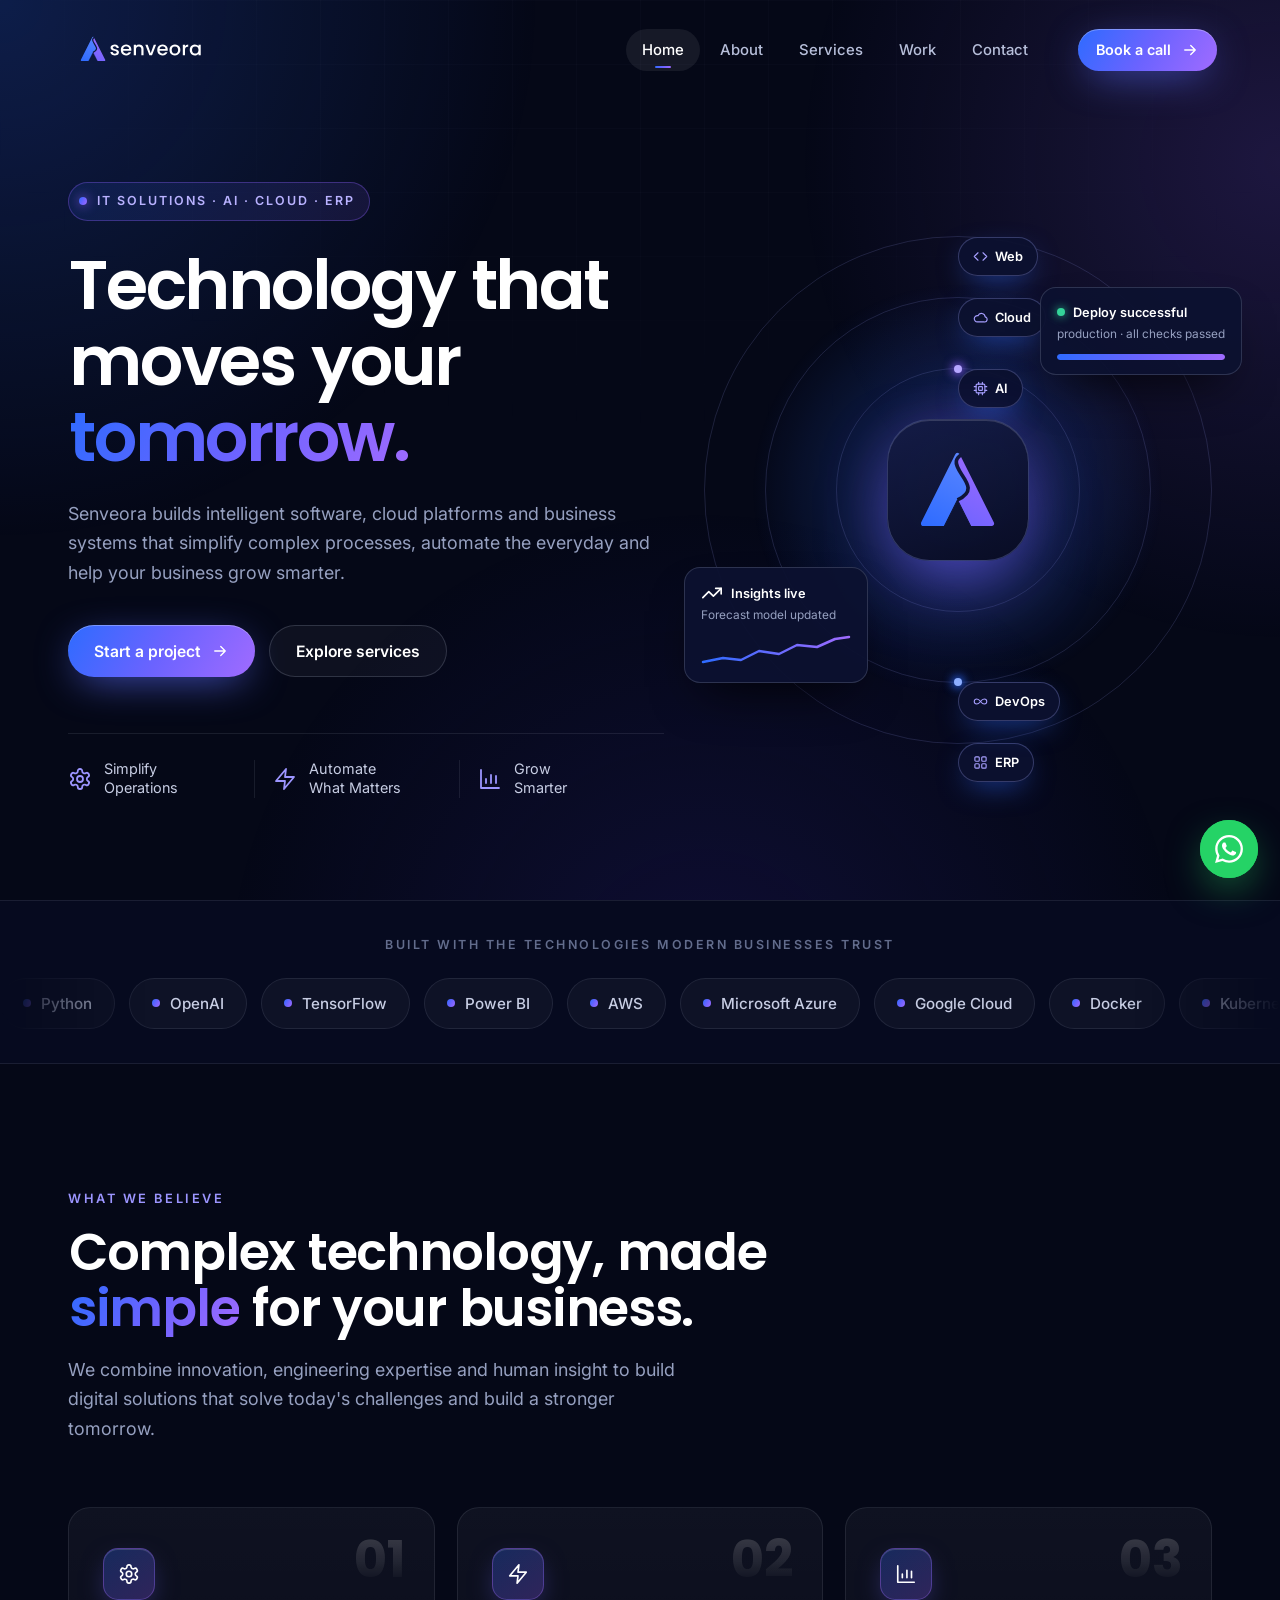
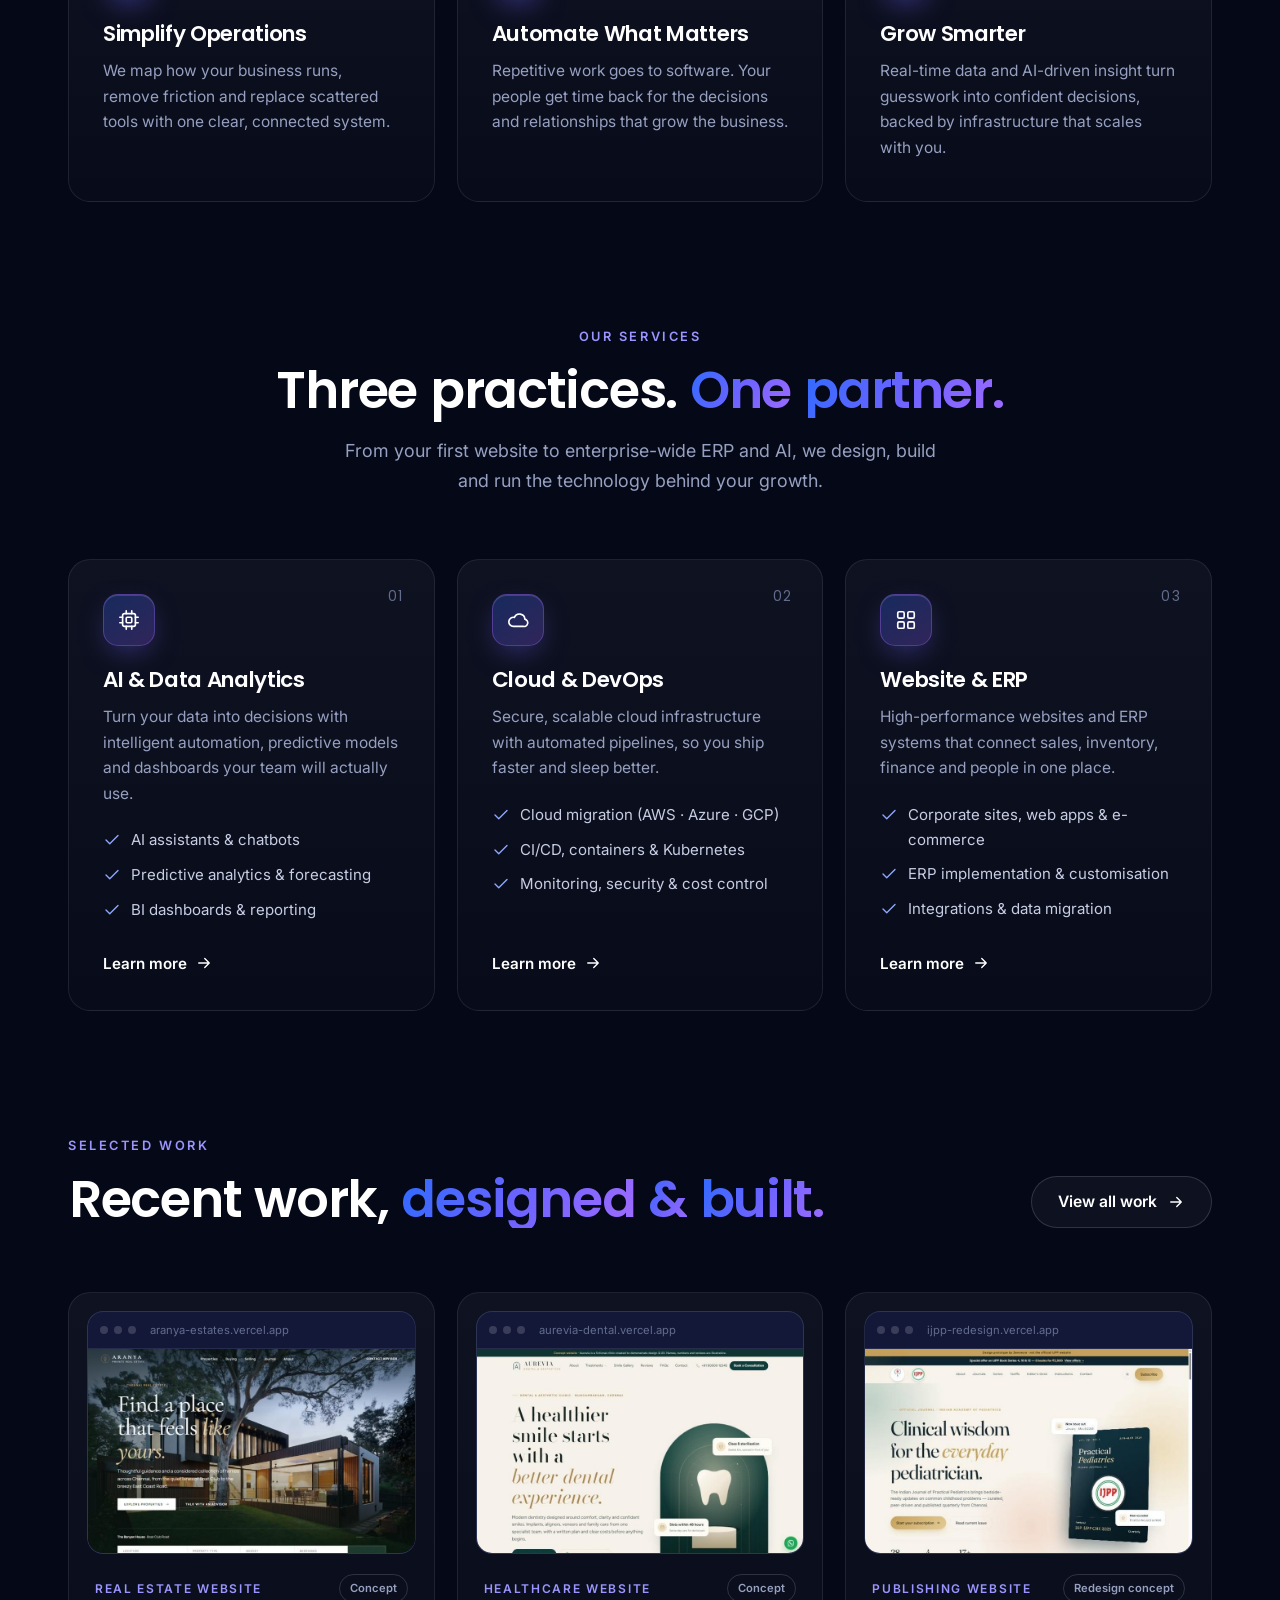
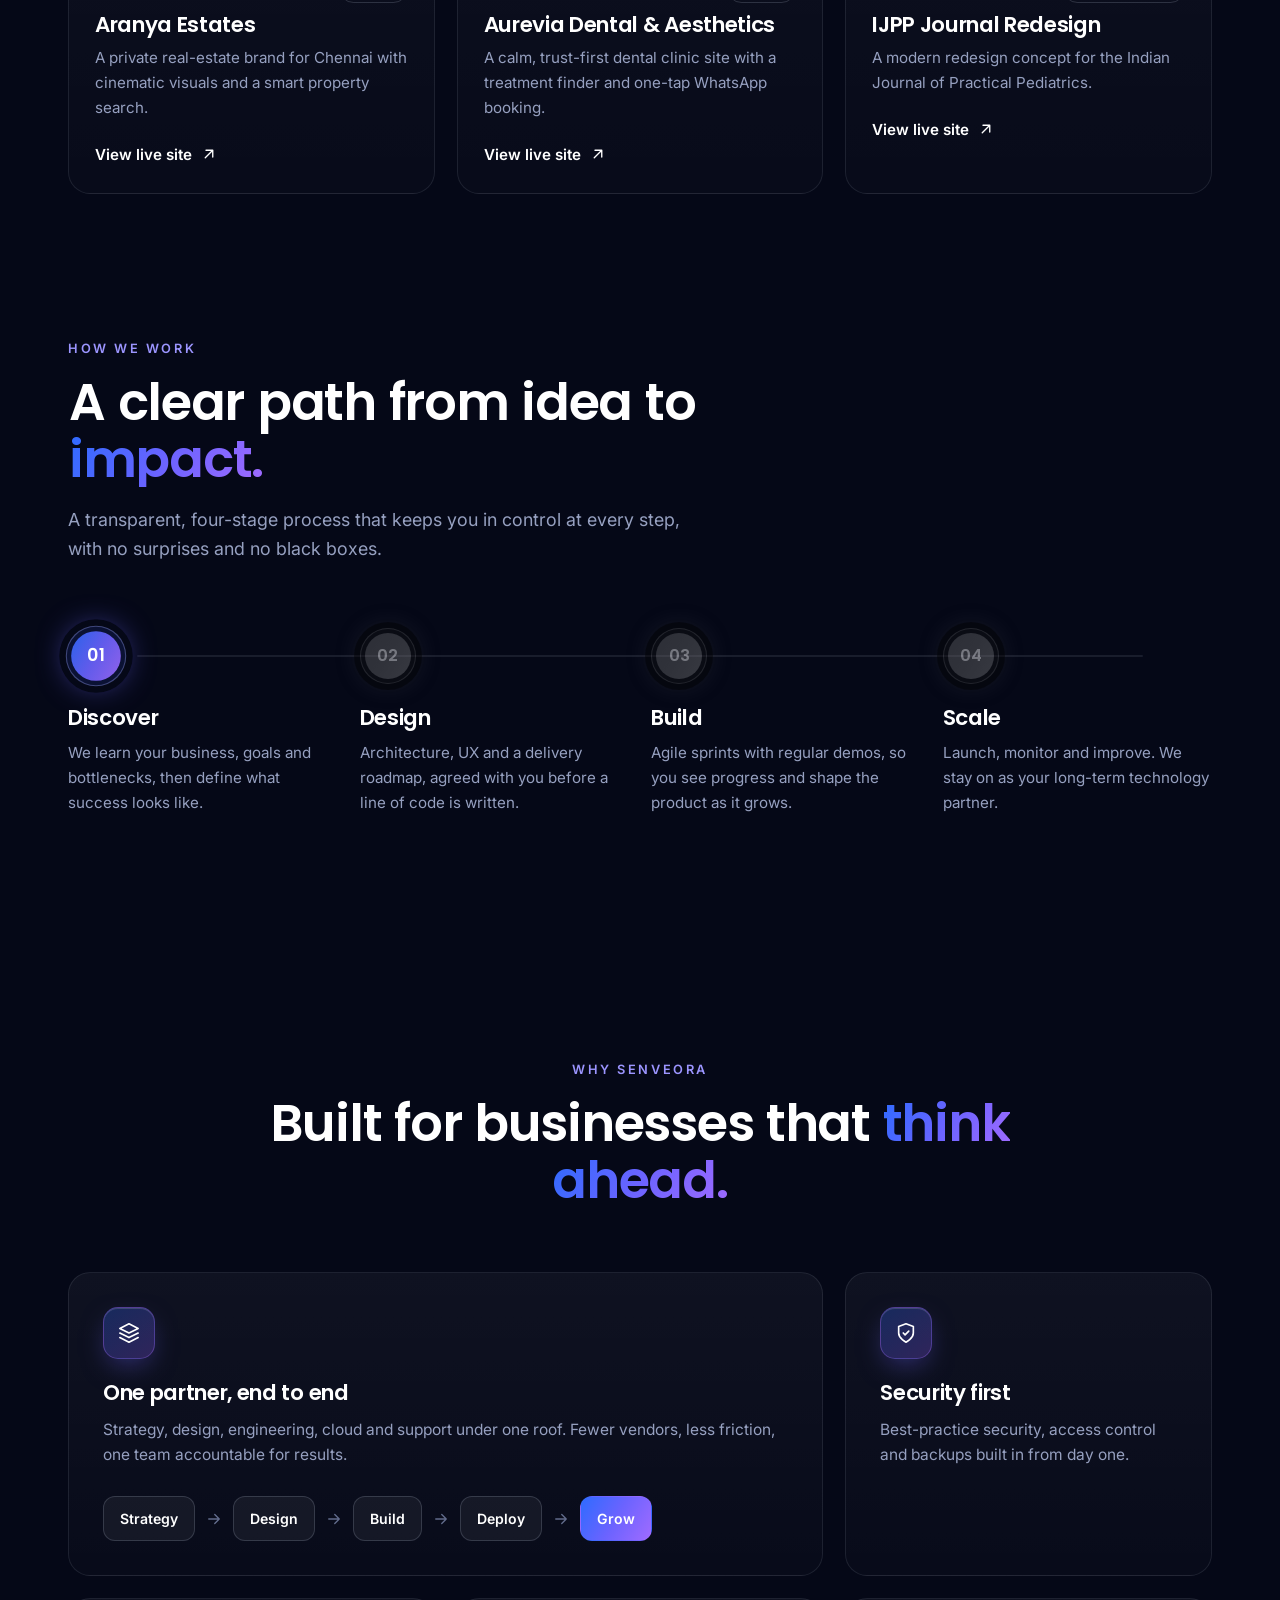
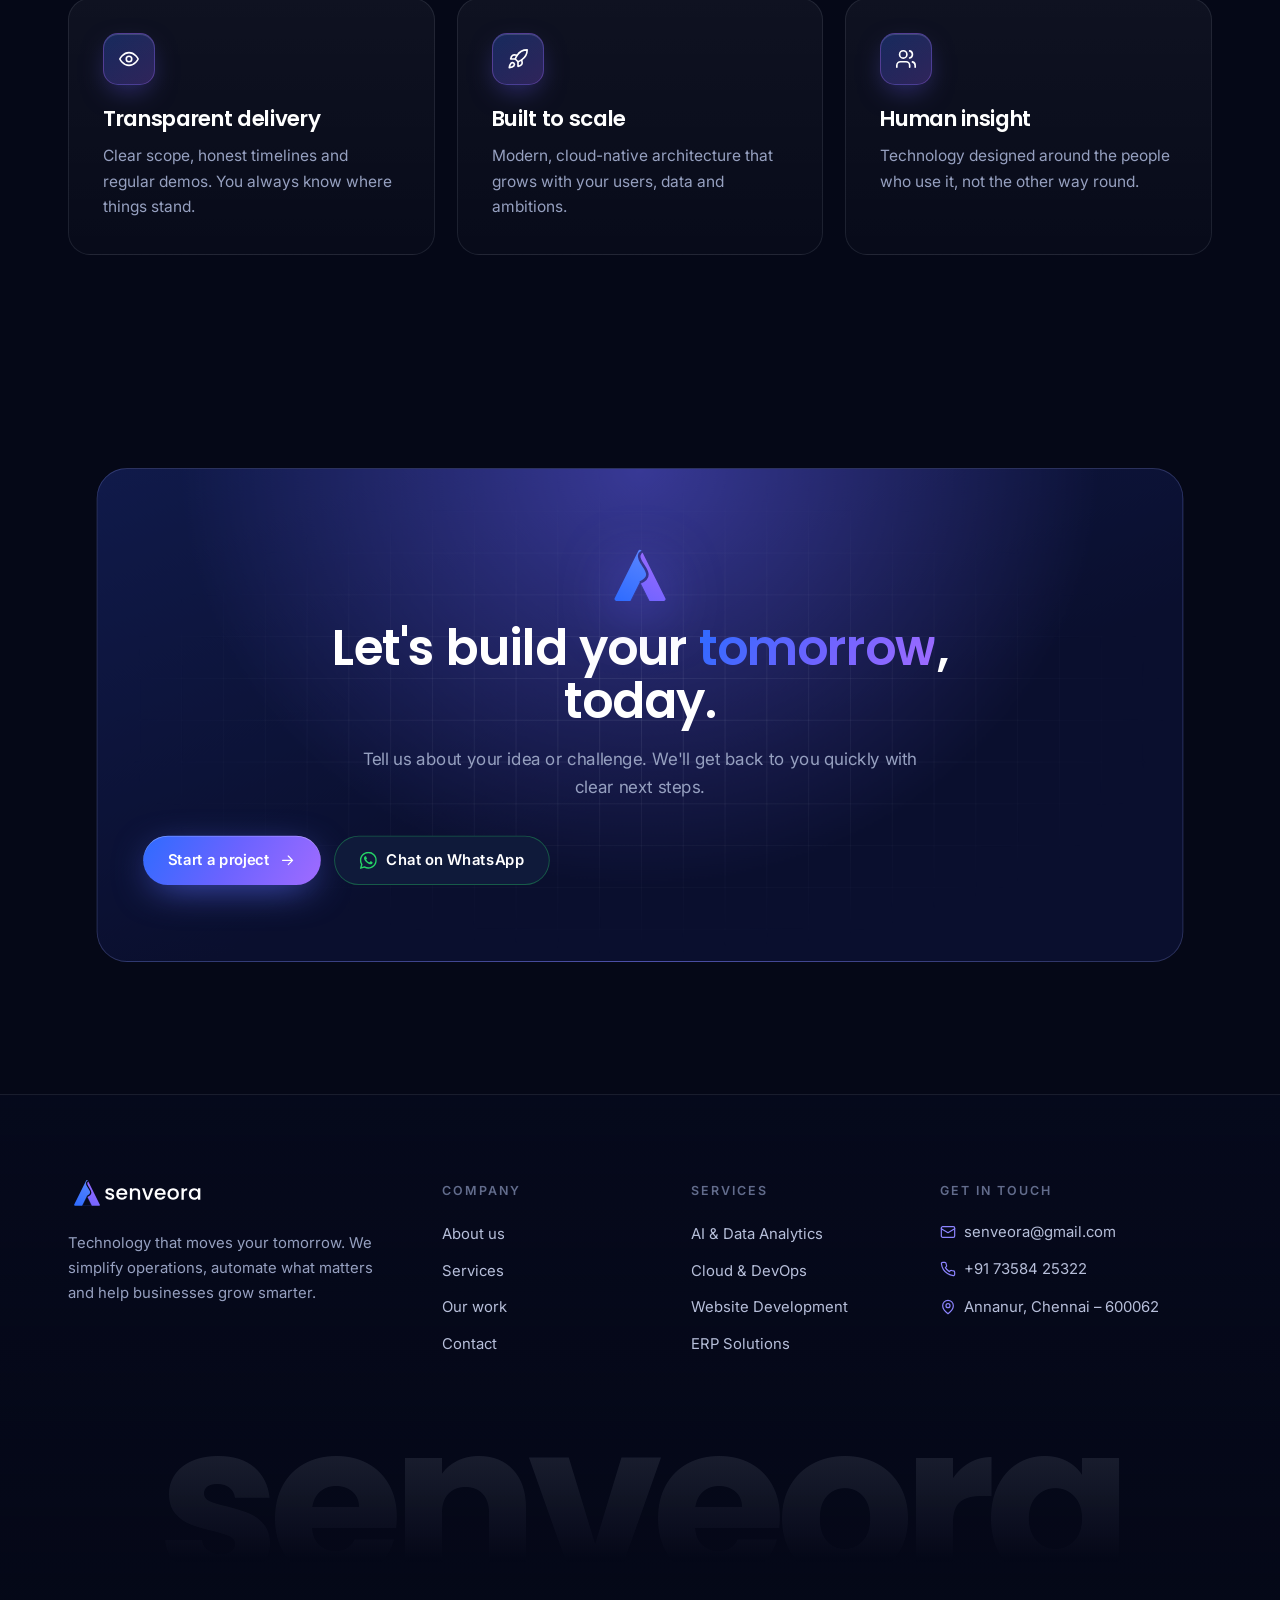
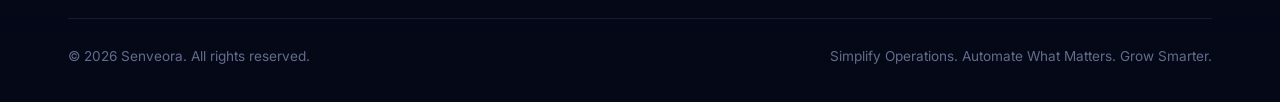
<file: index_2.html>
<!DOCTYPE html>
<html lang="en">
<head>
<meta charset="utf-8">
<meta name="viewport" content="width=device-width, initial-scale=1">
<title>Senveora — Technology that moves your tomorrow</title>
<meta name="description" content="Senveora is an IT solutions company in Chennai offering AI & data analytics, cloud & DevOps, website development and ERP solutions. Simplify Operations. Automate What Matters. Grow Smarter.">
<meta name="theme-color" content="#050817">
<meta property="og:title" content="Senveora — Technology that moves your tomorrow">
<meta property="og:description" content="Senveora is an IT solutions company in Chennai offering AI & data analytics, cloud & DevOps, website development and ERP solutions. Simplify Operations. Automate What Matters. Grow Smarter.">
<link rel="apple-touch-icon" href="/apple-touch-icon.png">
<link rel="icon" type="image/png" href="/favicon.png">
<link rel="icon" type="image/svg+xml" href="[data-uri]">
<link rel="preconnect" href="https://fonts.googleapis.com">
<link rel="preconnect" href="https://fonts.gstatic.com" crossorigin>
<link href="https://fonts.googleapis.com/css2?family=Inter:wght@400;500;600&family=Poppins:wght@500;600;700&display=swap" rel="stylesheet">
<style>
/* ==========================================================
   SENVEORA — Design system
   Brand: Deep space #050817 · Midnight navy #0A1030
          Electric blue #2E6BFF · Signal violet #8B5CF6 · Silver #C9D1E6
   ========================================================== */
:root{
  --bg:#050817;
  --bg-2:#0A1030;
  --blue:#2E6BFF;
  --blue-2:#5B86FF;
  --violet:#8B5CF6;
  --violet-2:#A06BFF;
  --silver:#C9D1E6;
  --cloud:#F5F7FA;
  --text:#EDF0FA;
  --muted:#96A0C0;
  --dim:#626C8C;
  --line:rgba(201,209,230,.10);
  --line-2:rgba(201,209,230,.18);
  --glass:rgba(255,255,255,.035);
  --glass-2:rgba(255,255,255,.06);
  --grad:linear-gradient(120deg,#2E6BFF 0%,#6B63FF 50%,#A06BFF 100%);
  --grad-soft:linear-gradient(120deg,rgba(46,107,255,.18),rgba(139,92,246,.18));
  --radius:22px;
  --radius-sm:14px;
  --ease:cubic-bezier(.2,.8,.2,1);
  --ease-out:cubic-bezier(.16,1,.3,1);
  --font-display:"Poppins",system-ui,sans-serif;
  --font-body:"Inter",system-ui,-apple-system,"Segoe UI",sans-serif;
  color-scheme:dark;
}
*,*::before,*::after{box-sizing:border-box}
html{scroll-behavior:smooth;-webkit-text-size-adjust:100%}
body{
  margin:0;background:var(--bg);color:var(--text);
  font-family:var(--font-body);font-size:16px;line-height:1.65;
  -webkit-font-smoothing:antialiased;overflow-x:hidden;
}
img,svg{display:block;max-width:100%}
a{color:inherit;text-decoration:none}
button{font:inherit;color:inherit;cursor:pointer}
::selection{background:rgba(107,99,255,.45);color:#fff}
:focus-visible{outline:2px solid var(--blue-2);outline-offset:3px;border-radius:8px}

/* ---------- Ambient background ---------- */
.bg-fx{position:fixed;inset:0;z-index:-1;pointer-events:none;overflow:hidden;background:
  radial-gradient(900px circle at 0% 0%,rgba(46,107,255,.22),transparent 60%),
  radial-gradient(800px circle at 100% 18%,rgba(139,92,246,.18),transparent 60%),
  radial-gradient(800px circle at 55% 110%,rgba(59,43,184,.18),transparent 60%)}
.bg-fx::before{ /* grid */
  content:"";position:absolute;inset:0;
  background-image:linear-gradient(var(--line) 1px,transparent 1px),linear-gradient(90deg,var(--line) 1px,transparent 1px);
  background-size:64px 64px;opacity:.22;height:70vh;
}
.blob{display:none}

/* ---------- Layout ---------- */
.container{width:100%;max-width:1200px;margin:0 auto;padding:0 28px}
section{position:relative}
main{overflow-x:clip}
.split>*,.grid-2>*,.grid-3>*,.grid-4>*,.hero-grid>*,.contact-grid>*{min-width:0}
.section{padding:120px 0}
.section-sm{padding:80px 0}
.center{text-align:center}
.stack>*+*{margin-top:1rem}

/* ---------- Type ---------- */
h1,h2,h3,h4{font-family:var(--font-display);font-weight:600;line-height:1.1;letter-spacing:-.025em;margin:0;color:#fff}
h1{font-size:clamp(2.5rem,5.4vw,4.6rem);letter-spacing:-.035em}
h2{font-size:clamp(2rem,4vw,3.25rem)}
h3{font-size:1.35rem;letter-spacing:-.015em}
h4{font-size:1.05rem;letter-spacing:-.01em}
p{margin:0;color:var(--muted)}
.lead{font-size:clamp(1.05rem,1.4vw,1.2rem);color:var(--muted);max-width:620px}
.center .lead{margin-left:auto;margin-right:auto}
.grad-text{background:var(--grad);-webkit-background-clip:text;background-clip:text;color:transparent;-webkit-text-fill-color:transparent}
.eyebrow{
  display:inline-flex;align-items:center;gap:10px;
  font-size:.78rem;font-weight:600;letter-spacing:.16em;text-transform:uppercase;color:#B9B2FF;
  padding:8px 14px 8px 10px;border-radius:999px;border:1px solid rgba(139,92,246,.35);
  background:linear-gradient(120deg,rgba(46,107,255,.12),rgba(139,92,246,.12));
}
.eyebrow .dot{width:8px;height:8px;border-radius:50%;background:var(--grad);box-shadow:0 0 12px #8B5CF6}
.kicker{font-size:.8rem;letter-spacing:.2em;text-transform:uppercase;color:#9C95FF;font-weight:600}
.section-head{max-width:760px;margin-bottom:64px}
.section-head.center{margin-left:auto;margin-right:auto}
.section-head h2{margin:14px 0 18px}

/* ---------- Icons ---------- */
.i{width:22px;height:22px;flex:none}
.i-sm{width:18px;height:18px}
.icon-box{
  width:52px;height:52px;border-radius:15px;display:grid;place-items:center;color:#fff;
  background:linear-gradient(145deg,rgba(46,107,255,.28),rgba(139,92,246,.28));
  border:1px solid rgba(160,107,255,.35);box-shadow:inset 0 1px 0 rgba(255,255,255,.15),0 10px 30px -10px rgba(107,99,255,.6);
}

/* ---------- Buttons ---------- */
.btn{
  position:relative;display:inline-flex;align-items:center;justify-content:center;gap:10px;
  height:52px;padding:0 26px;border-radius:999px;font-weight:600;font-size:.98rem;border:0;
  transition:transform .35s var(--ease),box-shadow .35s var(--ease),background .35s;white-space:nowrap;overflow:hidden;isolation:isolate;
}
.btn .i{width:18px;height:18px;transition:transform .35s var(--ease)}
.btn:hover .i{transform:translateX(4px)}
.btn-primary{background:var(--grad);color:#fff;box-shadow:0 10px 40px -10px rgba(91,110,255,.8),inset 0 1px 0 rgba(255,255,255,.3)}
.btn-primary::after{content:"";position:absolute;inset:0;z-index:-1;background:linear-gradient(110deg,transparent 30%,rgba(255,255,255,.35) 50%,transparent 70%);transform:translateX(-120%);transition:transform .8s var(--ease)}
.btn-primary:hover{transform:translateY(-2px);box-shadow:0 18px 50px -10px rgba(107,99,255,.95),inset 0 1px 0 rgba(255,255,255,.3)}
.btn-primary:hover::after{transform:translateX(120%)}
.btn-ghost{background:rgba(255,255,255,.04);color:#fff;border:1px solid var(--line-2)}
.btn-ghost:hover{background:rgba(255,255,255,.08);transform:translateY(-2px);border-color:rgba(255,255,255,.3)}
.btn-wa{background:#0F1A3A;border:1px solid rgba(37,211,102,.35);color:#fff}
.btn-wa:hover{border-color:rgba(37,211,102,.7);transform:translateY(-2px);box-shadow:0 12px 30px -12px rgba(37,211,102,.55)}
.btn-wa .wa{color:#25D366}
.btn-sm{height:42px;padding:0 18px;font-size:.9rem}
.btn-row{display:flex;flex-wrap:wrap;gap:14px}
.center .btn-row{justify-content:center}
.link-arrow{display:inline-flex;align-items:center;gap:8px;font-weight:600;color:#fff;font-size:.95rem}
.link-arrow .i{width:18px;height:18px;transition:transform .3s var(--ease)}
.link-arrow:hover .i{transform:translateX(5px)}

/* ---------- Navigation ---------- */
.nav{position:fixed;top:0;left:0;right:0;z-index:50;padding:18px 0;transition:padding .4s var(--ease)}
.nav-inner{display:flex;align-items:center;gap:28px;height:64px;padding:0 12px 0 24px;border-radius:999px;border:1px solid transparent;transition:all .4s var(--ease);max-width:1180px}
.nav.scrolled{padding:12px 0}
.nav.scrolled .nav-inner{background:rgba(9,13,38,.94);border-color:var(--line);box-shadow:0 20px 50px -20px rgba(0,0,0,.6)}
.brand img{height:36px;width:auto}
.nav-links{display:flex;gap:4px;margin-left:auto}
.nav-links a{position:relative;padding:9px 16px;border-radius:999px;font-size:.93rem;font-weight:500;color:#B7BFDA;transition:color .25s,background .25s}
.nav-links a:hover{color:#fff;background:rgba(255,255,255,.05)}
.nav-links a.is-active{color:#fff;background:rgba(255,255,255,.07)}
.nav-links a.is-active::after{content:"";position:absolute;left:50%;bottom:3px;width:16px;height:2px;margin-left:-8px;border-radius:2px;background:var(--grad)}
.nav-cta{margin-left:6px}
.nav-toggle{display:none;margin-left:auto;width:44px;height:44px;border-radius:12px;border:1px solid var(--line-2);background:rgba(255,255,255,.04);place-items:center}

/* ---------- Hero ---------- */
.hero{padding:170px 0 90px;min-height:100vh;display:flex;align-items:center}
.hero-grid{display:grid;grid-template-columns:1.08fr .92fr;gap:40px;align-items:center}
.hero h1{margin:26px 0 24px}
.hero .lead{margin-bottom:38px}
.pillars{display:flex;gap:0;margin-top:56px;border-top:1px solid var(--line);padding-top:26px;max-width:600px}
.pillar{flex:1;display:flex;align-items:center;gap:12px;padding-right:18px;font-size:.9rem;color:#C7CDE3;line-height:1.3}
.pillar+.pillar{padding-left:18px;border-left:1px solid var(--line)}
.pillar .i{color:#9C95FF;width:24px;height:24px}

/* Orbit visual */
.orbit{position:relative;width:100%;max-width:520px;aspect-ratio:1;margin:0 auto}
.orbit-glow{position:absolute;inset:6%;border-radius:50%;background:radial-gradient(circle,rgba(107,99,255,.45) 0%,rgba(46,107,255,.16) 35%,transparent 65%)}
@keyframes breathe{50%{transform:scale(1.1)}}
.ring{position:absolute;border-radius:50%;border:1px solid rgba(160,170,255,.16);animation:spin linear infinite;will-change:transform}
.ring.r1{inset:26%;animation-duration:18s}
.ring.r2{inset:12%;animation-duration:30s;animation-direction:reverse}
.ring.r3{inset:0;animation-duration:44s}
@keyframes spin{to{transform:rotate(360deg)}}
.chip{
  position:absolute;left:50%;top:0;display:inline-flex;align-items:center;gap:7px;
  padding:8px 14px;border-radius:999px;font-size:.8rem;font-weight:600;color:#fff;white-space:nowrap;
  background:rgba(12,18,48,.94);border:1px solid rgba(160,170,255,.28);
  box-shadow:0 10px 30px -10px rgba(46,107,255,.7);animation:counter linear infinite;will-change:transform;
}
.chip .i{width:15px;height:15px;color:#A79FFF}
.chip.bottom{top:100%}
.ring.r1 .chip{animation-duration:18s;animation-direction:normal}
.ring.r2 .chip{animation-duration:30s}
.ring.r3 .chip{animation-duration:44s}
@keyframes counter{from{transform:translate(-50%,-50%) rotate(0)}to{transform:translate(-50%,-50%) rotate(-360deg)}}
.ring.r2 .chip{animation-name:counterRev}
@keyframes counterRev{from{transform:translate(-50%,-50%) rotate(0)}to{transform:translate(-50%,-50%) rotate(360deg)}}
.core{position:absolute;inset:36%;border-radius:30%;display:grid;place-items:center;
  background:linear-gradient(160deg,rgba(20,28,70,.95),rgba(8,12,34,.95));border:1px solid rgba(160,170,255,.25);
  box-shadow:0 30px 80px -20px rgba(107,99,255,.8),inset 0 1px 0 rgba(255,255,255,.15);animation:float 7s ease-in-out infinite}
.core img{width:62%}
@keyframes float{50%{transform:translateY(-10px)}}
.float-card{position:absolute;padding:14px 16px;border-radius:16px;background:rgba(12,18,48,.94);border:1px solid var(--line-2);box-shadow:0 24px 50px -20px rgba(0,0,0,.8);font-size:.8rem;min-width:170px;animation:float 8s ease-in-out infinite}
.float-card .fc-top{display:flex;align-items:center;gap:8px;color:#fff;font-weight:600}
.float-card .fc-sub{color:var(--muted);font-size:.74rem;margin-top:2px}
.float-card.fc1{left:-4%;bottom:12%;animation-delay:-3s}
.float-card.fc2{right:-6%;top:10%}
.ok-dot{width:8px;height:8px;border-radius:50%;background:#34D399;box-shadow:0 0 10px #34D399}
.spark{margin-top:8px;height:34px;width:150px}
.bar-track{margin-top:10px;height:6px;border-radius:6px;background:rgba(255,255,255,.08);overflow:hidden}
.bar-track span{display:block;height:100%;width:100%;border-radius:inherit;background:var(--grad);transform-origin:left;animation:load 3.5s var(--ease) infinite alternate}
@keyframes load{from{transform:scaleX(.32)}to{transform:scaleX(.92)}}

/* ---------- Marquee ---------- */
.marquee-wrap{padding:34px 0;border-top:1px solid var(--line);border-bottom:1px solid var(--line);background:rgba(10,16,48,.35)}
.marquee-label{text-align:center;font-size:.78rem;letter-spacing:.2em;text-transform:uppercase;color:var(--dim);margin-bottom:22px;font-weight:600}
.marquee{overflow:hidden;-webkit-mask-image:linear-gradient(90deg,transparent,#000 12%,#000 88%,transparent);mask-image:linear-gradient(90deg,transparent,#000 12%,#000 88%,transparent)}
.marquee-track{display:flex;gap:14px;width:max-content;animation:marquee 40s linear infinite}
.marquee:hover .marquee-track{animation-play-state:paused}
.tech{display:inline-flex;align-items:center;gap:10px;padding:12px 22px;border-radius:999px;border:1px solid var(--line);background:var(--glass);color:#C7CDE3;font-weight:500;font-size:.95rem;white-space:nowrap}
.tech b{width:8px;height:8px;border-radius:50%;background:var(--grad)}
@keyframes marquee{to{transform:translateX(-50%)}}

/* ---------- Cards ---------- */
.card{
  position:relative;border-radius:var(--radius);padding:34px;
  background:linear-gradient(180deg,rgba(255,255,255,.045),rgba(255,255,255,.015));
  border:1px solid var(--line);overflow:hidden;isolation:isolate;
  transition:transform .5s var(--ease),border-color .4s;
}
.spot::before{ /* cursor spotlight */
  content:"";position:absolute;inset:0;z-index:-1;opacity:0;transition:opacity .4s;
  background:radial-gradient(420px circle at var(--x,50%) var(--y,50%),rgba(107,99,255,.18),transparent 45%);
}
.spot:hover::before{opacity:1}
.spot:hover{border-color:rgba(160,120,255,.45)}

.card h3{margin:22px 0 12px}
.card p{font-size:.97rem}
.grid-3{display:grid;grid-template-columns:repeat(3,1fr);gap:22px}
.grid-2{display:grid;grid-template-columns:repeat(2,1fr);gap:22px}
.grid-4{display:grid;grid-template-columns:repeat(4,1fr);gap:22px}
.checks{list-style:none;padding:0;margin:22px 0 0;display:grid;gap:10px}
.checks li{display:flex;gap:10px;align-items:flex-start;color:#C7CDE3;font-size:.94rem}
.checks .i{width:18px;height:18px;margin-top:3px;color:#8FA8FF}
.service-card{display:flex;flex-direction:column;min-height:100%}
.service-card .num{position:absolute;top:26px;right:30px;font-family:var(--font-display);font-size:.85rem;color:var(--dim);letter-spacing:.1em}
.service-card .link-arrow{margin-top:auto;padding-top:28px}

/* Pillars big */
.pillar-card{padding:40px 34px}
.pillar-card .big-num{font-family:var(--font-display);font-size:3.2rem;line-height:1;font-weight:700;background:linear-gradient(180deg,rgba(255,255,255,.18),rgba(255,255,255,0));-webkit-background-clip:text;background-clip:text;color:transparent;position:absolute;right:28px;top:26px}

/* ---------- Process ---------- */
.process{display:grid;grid-template-columns:repeat(4,1fr);gap:22px;position:relative;counter-reset:step}
.process::before{content:"";position:absolute;top:27px;left:6%;right:6%;height:1px;background:linear-gradient(90deg,transparent,rgba(107,99,255,.7),rgba(46,107,255,.7),transparent)}
.step{position:relative;padding-top:78px}
.step .badge{position:absolute;top:0;left:0;width:56px;height:56px;border-radius:50%;display:grid;place-items:center;font-family:var(--font-display);font-weight:600;color:#fff;background:#0B1234;border:1px solid rgba(160,170,255,.35);box-shadow:0 0 0 6px var(--bg),0 0 30px -4px rgba(107,99,255,.8)}
.step .badge::before{content:"";position:absolute;inset:4px;border-radius:50%;background:var(--grad);opacity:.9;z-index:-1}
.step .badge{isolation:isolate}
.step h3{margin-bottom:10px}
.step p{font-size:.95rem}

/* ---------- Bento ---------- */
.bento{display:grid;grid-template-columns:repeat(6,1fr);grid-auto-rows:minmax(220px,auto);gap:22px}
.bento .b-a{grid-column:span 4}
.bento .b-b{grid-column:span 2}
.bento .b-c{grid-column:span 2}
.bento .b-d{grid-column:span 2}
.bento .b-e{grid-column:span 2}
.feature-flow{display:flex;align-items:center;gap:10px;flex-wrap:wrap;margin-top:28px}
.flow-node{padding:10px 16px;border-radius:12px;background:rgba(255,255,255,.05);border:1px solid var(--line-2);font-size:.88rem;font-weight:600;color:#fff}
.flow-node.hl{background:var(--grad);border-color:transparent}
.flow-arrow{color:var(--dim)}
.flow-arrow .i{width:18px;height:18px}

/* ---------- CTA band ---------- */
.cta-band{position:relative;border-radius:32px;padding:80px 48px;text-align:center;overflow:hidden;isolation:isolate;
  background:radial-gradient(ellipse at top,rgba(107,99,255,.45),transparent 60%),linear-gradient(160deg,#101A4A,#0A0F2E 60%);
  border:1px solid rgba(160,170,255,.22)}
.cta-band::before{content:"";position:absolute;inset:0;z-index:-1;background-image:linear-gradient(var(--line) 1px,transparent 1px),linear-gradient(90deg,var(--line) 1px,transparent 1px);background-size:44px 44px;-webkit-mask-image:radial-gradient(ellipse at center,#000,transparent 70%);mask-image:radial-gradient(ellipse at center,#000,transparent 70%)}
.cta-band h2{margin:16px auto 18px;max-width:760px}
.cta-band .lead{margin:0 auto 36px}
.cta-mark{width:64px;margin:0 auto;filter:drop-shadow(0 10px 30px rgba(107,99,255,.8))}

/* ---------- Page hero (sub pages) ---------- */
.page-hero{padding:190px 0 90px;text-align:center;position:relative}
.page-hero h1{font-size:clamp(2.4rem,5.4vw,4.4rem);margin:22px auto 22px;max-width:900px}
.page-hero .lead{margin:0 auto}
.crumbs{display:inline-flex;gap:8px;align-items:center;font-size:.85rem;color:var(--dim);margin-top:34px}
.crumbs a{color:var(--muted)}
.crumbs a:hover{color:#fff}

/* ---------- Split sections ---------- */
.split{display:grid;grid-template-columns:1fr 1fr;gap:72px;align-items:center}
.split.rev>:first-child{order:2}
.split h2{margin:14px 0 20px}
.split .lead{margin-bottom:10px}

/* Visual panels */
.visual{position:relative;border-radius:28px;padding:28px;min-height:400px;background:linear-gradient(160deg,rgba(20,28,72,.8),rgba(8,12,34,.9));border:1px solid var(--line-2);overflow:hidden;box-shadow:0 40px 80px -40px rgba(46,107,255,.5)}
.visual::before{content:"";position:absolute;width:360px;height:360px;right:-120px;top:-140px;border-radius:50%;background:radial-gradient(circle,rgba(139,92,246,.45),transparent 70%)}
.win-bar{display:flex;gap:7px;margin-bottom:22px}
.win-bar i{width:11px;height:11px;border-radius:50%;background:rgba(255,255,255,.14)}
.win-bar i:first-child{background:#FF6B81}.win-bar i:nth-child(2){background:#FFC857}.win-bar i:nth-child(3){background:#34D399}
.v-title{font-family:var(--font-display);font-weight:600;color:#fff;font-size:1rem}
.v-sub{font-size:.8rem;color:var(--muted)}
.bars{display:flex;align-items:flex-end;gap:12px;height:190px;margin-top:26px;padding-bottom:6px;border-bottom:1px solid var(--line)}
.bars span{flex:1;border-radius:8px 8px 3px 3px;background:linear-gradient(180deg,#8B5CF6,#2E6BFF);opacity:.9;transform-origin:bottom;animation:grow 1.4s var(--ease) both}
.bars span:nth-child(odd){background:linear-gradient(180deg,rgba(139,92,246,.45),rgba(46,107,255,.25))}
@keyframes grow{from{transform:scaleY(0)}}
.kpis{display:grid;grid-template-columns:repeat(3,1fr);gap:12px;margin-top:20px}
.kpi{padding:14px;border-radius:14px;background:rgba(255,255,255,.04);border:1px solid var(--line)}
.kpi b{display:block;font-family:var(--font-display);color:#fff;font-size:1.15rem}
.kpi span{font-size:.74rem;color:var(--muted)}
.nodes{position:relative;height:300px;margin-top:10px}
.nodes svg{position:absolute;inset:0;width:100%;height:100%}
.node{position:absolute;transform:translate(-50%,-50%);display:flex;flex-direction:column;align-items:center;gap:8px;font-size:.75rem;color:#C7CDE3;font-weight:600}
.node .nb{width:54px;height:54px;border-radius:16px;display:grid;place-items:center;background:#0E1640;border:1px solid rgba(160,170,255,.3);box-shadow:0 10px 30px -10px rgba(46,107,255,.8)}
.node .nb.main{width:70px;height:70px;background:var(--grad);border:0}
.node .nb .i{color:#fff}
.flow-line{stroke-dasharray:6 8;animation:dash 1.4s linear infinite}
@keyframes dash{to{stroke-dashoffset:-28}}
.browser{border-radius:16px;background:#0B1133;border:1px solid var(--line-2);overflow:hidden}
.browser .url{display:flex;align-items:center;gap:10px;padding:10px 14px;border-bottom:1px solid var(--line);font-size:.75rem;color:var(--muted)}
.browser .url span{flex:1;padding:5px 12px;border-radius:8px;background:rgba(255,255,255,.05)}
.browser .bd{padding:18px;display:grid;grid-template-columns:90px 1fr;gap:14px}
.sk{border-radius:8px;background:rgba(255,255,255,.06)}
.sk.g{background:var(--grad-soft);border:1px solid rgba(139,92,246,.3)}
.side-sk{display:grid;gap:8px}
.side-sk .sk{height:14px}
.main-sk{display:grid;gap:10px}
.erp-row{display:grid;grid-template-columns:repeat(3,1fr);gap:10px}
.erp-row .sk{height:62px;padding:10px;font-size:.68rem;color:var(--muted)}
.erp-row .sk b{display:block;color:#fff;font-family:var(--font-display);font-size:1rem}
.table-sk{display:grid;gap:7px}
.table-sk div{height:12px}

/* ---------- Sub nav (services) ---------- */
.subnav{position:sticky;top:96px;z-index:20;display:flex;justify-content:center;margin-bottom:40px}
.subnav-inner{display:inline-flex;gap:4px;padding:6px;border-radius:999px;background:rgba(9,13,38,.95);border:1px solid var(--line)}
.subnav button{border:0;background:none;padding:10px 18px;border-radius:999px;font-size:.9rem;font-weight:500;color:#B7BFDA;display:flex;align-items:center;gap:8px;transition:all .25s}
.subnav button:hover{color:#fff;background:rgba(255,255,255,.06)}
.subnav button .i{width:17px;height:17px}
.service-block{padding:90px 0;border-top:1px solid var(--line);scroll-margin-top:160px}
.tags{display:flex;flex-wrap:wrap;gap:8px;margin-top:24px}
.tag{padding:6px 12px;border-radius:999px;font-size:.8rem;color:#C7CDE3;background:rgba(255,255,255,.04);border:1px solid var(--line)}
.offer-grid{display:grid;grid-template-columns:1fr 1fr;gap:14px;margin-top:30px}
.offer{padding:18px;border-radius:16px;background:rgba(255,255,255,.03);border:1px solid var(--line);transition:border-color .3s,background .3s}
.offer:hover{border-color:rgba(139,92,246,.4);background:rgba(139,92,246,.06)}
.offer h4{font-size:.98rem;margin-bottom:6px;display:flex;align-items:center;gap:8px}
.offer h4 .i{width:18px;height:18px;color:#9C95FF}
.offer p{font-size:.88rem;line-height:1.55}

/* Engagement */
.plan{display:flex;flex-direction:column}
.plan.featured{background:linear-gradient(180deg,rgba(107,99,255,.18),rgba(46,107,255,.05));border-color:rgba(160,120,255,.45)}
.plan .pill{align-self:flex-start;font-size:.72rem;font-weight:700;letter-spacing:.12em;text-transform:uppercase;padding:6px 10px;border-radius:999px;background:var(--grad);color:#fff;margin-bottom:18px}
.plan .best{font-size:.85rem;color:#B9B2FF;margin-top:6px}
.plan .btn{margin-top:auto}
.plan .checks{margin-bottom:30px}

/* FAQ */
.faq{max-width:860px;margin:0 auto;display:grid;gap:12px}
.faq details{border-radius:18px;border:1px solid var(--line);background:var(--glass);transition:border-color .3s,background .3s}
.faq details[open]{border-color:rgba(139,92,246,.4);background:rgba(139,92,246,.05)}
.faq summary{list-style:none;cursor:pointer;padding:22px 26px;display:flex;justify-content:space-between;align-items:center;gap:20px;font-family:var(--font-display);font-weight:500;color:#fff;font-size:1.05rem}
.faq summary::-webkit-details-marker{display:none}
.faq summary .pm{width:30px;height:30px;border-radius:50%;flex:none;display:grid;place-items:center;border:1px solid var(--line-2);transition:transform .35s var(--ease),background .3s}
.faq summary .pm .i{width:16px;height:16px}
.faq details[open] .pm{transform:rotate(45deg);background:var(--grad);border-color:transparent}
.faq .ans{padding:0 26px 24px;color:var(--muted)}

/* ---------- About ---------- */
.mv{display:grid;grid-template-columns:1fr 1fr;gap:22px}
.mv .card{padding:44px}
.mv h3{font-size:1.7rem}
.quote-block{font-family:var(--font-display);font-size:clamp(1.6rem,3vw,2.5rem);line-height:1.3;font-weight:500;letter-spacing:-.02em;color:#fff;max-width:950px;margin:0 auto;text-align:center}
.quote-block .grad-text{font-weight:600}
.value-card .icon-box{margin-bottom:4px}

/* ---------- Careers ---------- */
.filters{display:flex;flex-wrap:wrap;gap:10px;justify-content:center;margin-bottom:36px}
.filter{padding:10px 18px;border-radius:999px;border:1px solid var(--line-2);background:rgba(255,255,255,.03);font-size:.9rem;font-weight:500;color:#C7CDE3;transition:all .25s}
.filter:hover{color:#fff;border-color:rgba(255,255,255,.3)}
.filter.on{background:var(--grad);border-color:transparent;color:#fff}
.roles{display:grid;gap:14px;max-width:980px;margin:0 auto}
.role{border-radius:20px;border:1px solid var(--line);background:linear-gradient(180deg,rgba(255,255,255,.04),rgba(255,255,255,.015));transition:border-color .3s,transform .4s var(--ease)}
.role:hover{border-color:rgba(139,92,246,.4)}
.role summary{list-style:none;cursor:pointer;padding:26px 28px;display:grid;grid-template-columns:1fr auto;gap:16px;align-items:center}
.role summary::-webkit-details-marker{display:none}
.role h3{font-size:1.2rem}
.meta{display:flex;flex-wrap:wrap;gap:8px;margin-top:10px}
.meta span{font-size:.78rem;padding:5px 10px;border-radius:999px;background:rgba(255,255,255,.05);border:1px solid var(--line);color:#B7BFDA}
.role .open-ic{width:42px;height:42px;border-radius:50%;display:grid;place-items:center;border:1px solid var(--line-2);transition:transform .35s var(--ease),background .3s}
.role[open] .open-ic{transform:rotate(45deg);background:var(--grad);border-color:transparent}
.role .body{padding:0 28px 28px;display:grid;grid-template-columns:1fr 1fr;gap:28px}
.role .body h4{margin-bottom:10px;font-size:.95rem}
.role .body .checks{margin-top:0}
.role .apply{grid-column:1/-1;display:flex;gap:12px;flex-wrap:wrap;padding-top:20px;border-top:1px solid var(--line)}
.role.hide{display:none}
.perk{padding:28px}
.perk h3{font-size:1.1rem;margin:18px 0 8px}
.perk p{font-size:.92rem}

/* ---------- Contact ---------- */
.contact-grid{display:grid;grid-template-columns:1.35fr .9fr;gap:28px;align-items:start}
.form-card{padding:44px}
.form-grid{display:grid;grid-template-columns:1fr 1fr;gap:18px}
.field{display:flex;flex-direction:column;gap:8px}
.field.full{grid-column:1/-1}
.field label,.field .lbl{font-size:.85rem;font-weight:500;color:#C7CDE3}
.field input,.field textarea,.field select{
  width:100%;padding:15px 16px;border-radius:14px;border:1px solid var(--line-2);background:rgba(5,8,23,.6);
  color:#fff;font:inherit;font-size:.95rem;transition:border-color .25s,box-shadow .25s,background .25s;appearance:none;-webkit-appearance:none
}
.field select{background-image:url("data:image/svg+xml,%3Csvg xmlns='http://www.w3.org/2000/svg' width='16' height='16' fill='none' stroke='%2396A0C0' stroke-width='2' viewBox='0 0 24 24'%3E%3Cpath d='m6 9 6 6 6-6'/%3E%3C/svg%3E");background-repeat:no-repeat;background-position:right 16px center;padding-right:44px}
.field select option{background:#0A1030}
.field textarea{min-height:140px;resize:vertical}
.field input::placeholder,.field textarea::placeholder{color:#5A6488}
.field input:focus,.field textarea:focus,.field select:focus{outline:none;border-color:rgba(139,92,246,.7);box-shadow:0 0 0 4px rgba(139,92,246,.15);background:rgba(10,16,48,.8)}
.field.err input,.field.err textarea{border-color:#FF6B81}
.chips{display:flex;flex-wrap:wrap;gap:8px}
.chips input{position:absolute;opacity:0;pointer-events:none}
.chips label{padding:10px 16px;border-radius:999px;border:1px solid var(--line-2);font-size:.86rem;cursor:pointer;color:#C7CDE3;transition:all .25s;background:rgba(255,255,255,.03)}
.chips label:hover{border-color:rgba(255,255,255,.3);color:#fff}
.chips input:checked+label{background:var(--grad);border-color:transparent;color:#fff}
.chips input:focus-visible+label{outline:2px solid var(--blue-2);outline-offset:2px}
.form-foot{display:flex;align-items:center;justify-content:space-between;gap:16px;flex-wrap:wrap;margin-top:26px}
.form-foot small{color:var(--dim);font-size:.8rem;max-width:300px}
.form-success{display:none;text-align:center;padding:40px 10px}
.form-success .icon-box{margin:0 auto 20px;width:68px;height:68px;border-radius:50%}
.form-success h3{margin-bottom:10px}
.sent .form-body{display:none}
.sent .form-success{display:block;animation:pageIn .6s var(--ease)}
.info-stack{display:grid;gap:16px}
.info{display:flex;gap:16px;align-items:flex-start;padding:24px}
.info .icon-box{width:46px;height:46px;border-radius:13px}
.info .icon-box .i{width:20px;height:20px}
.info h4{font-size:.8rem;letter-spacing:.14em;text-transform:uppercase;color:var(--dim);font-family:var(--font-body);font-weight:600;margin-bottom:4px}
.info a,.info p{color:#fff;font-weight:500;font-size:1rem;line-height:1.5}
.info a:hover{color:#B9B2FF}
.map-card{padding:0;min-height:260px;display:grid;place-items:center;text-align:center;background:
  radial-gradient(circle at 50% 50%,rgba(107,99,255,.35),transparent 50%),
  linear-gradient(160deg,#0F1845,#070B22)}
.map-card::before{content:"";position:absolute;inset:0;background-image:linear-gradient(var(--line) 1px,transparent 1px),linear-gradient(90deg,var(--line) 1px,transparent 1px);background-size:28px 28px;opacity:.7}
.map-pin{position:relative;z-index:1}
.map-pin .ping{position:relative;width:18px;height:18px;border-radius:50%;background:var(--grad);margin:0 auto}
.map-pin .ping::after{content:"";position:absolute;inset:0;border-radius:50%;border:2px solid rgba(139,92,246,.8);animation:ping 2s infinite}
@keyframes ping{from{transform:scale(1);opacity:1}to{transform:scale(3.2);opacity:0}}
.map-pin b{display:block;margin-top:16px;font-family:var(--font-display);color:#fff}
.map-pin a{display:inline-flex;margin-top:10px;font-size:.85rem;color:#B9B2FF;gap:6px;align-items:center}


/* ---------- Work / portfolio ---------- */
.work-head{display:flex;align-items:flex-end;justify-content:space-between;gap:24px;max-width:none;flex-wrap:wrap}
.work-head h2{margin-bottom:0}
.shot{display:block;border-radius:16px;overflow:hidden;background:#0B1133;border:1px solid var(--line-2);position:relative}
.shot-bar{display:flex;align-items:center;gap:6px;padding:9px 12px;border-bottom:1px solid var(--line);background:rgba(255,255,255,.03)}
.shot-bar i{width:8px;height:8px;border-radius:50%;background:rgba(255,255,255,.16);flex:none}
.shot-bar span{margin-left:8px;font-size:.7rem;color:var(--dim);white-space:nowrap;overflow:hidden;text-overflow:ellipsis}
.shot img{width:100%;height:auto;aspect-ratio:8/5;object-fit:cover;object-position:top;transition:transform .8s var(--ease)}
.work-card{padding:18px 18px 26px;display:flex;flex-direction:column}
.work-card:hover .shot img,.shot-lg:hover img{transform:scale(1.04)}
.work-card:hover{transform:translateY(-6px)}
.work-meta{display:flex;align-items:center;justify-content:space-between;gap:10px;margin:20px 8px 0}
.work-type{font-size:.75rem;letter-spacing:.14em;text-transform:uppercase;color:#9C95FF;font-weight:600}
.work-badge{font-size:.7rem;font-weight:600;padding:4px 10px;border-radius:999px;border:1px solid var(--line-2);color:var(--muted);white-space:nowrap}
.work-card h3{margin:10px 8px 8px}
.work-card p{margin:0 8px;font-size:.95rem}
.work-card .link-arrow{margin:22px 8px 0;padding-top:0}
.work-card .link-arrow .i,.btn .i{flex:none}
.work-row{padding:90px 0;border-top:1px solid var(--line)}
.work-row:first-of-type{border-top:0;padding-top:30px}
.work-row h2{font-size:clamp(1.9rem,3.4vw,2.8rem)}
.shot-lg{border-radius:22px;box-shadow:0 40px 80px -40px rgba(46,107,255,.55)}
.shot-lg .shot-bar{padding:12px 16px}
.shot-lg .shot-bar i{width:10px;height:10px}
.shot-lg .shot-bar span{font-size:.78rem}
.tag-hl{border-color:rgba(139,92,246,.45);color:#C9C3FF;background:rgba(139,92,246,.1)}
.work-note{margin:40px auto 0;max-width:760px;text-align:center;font-size:.85rem;color:var(--dim)}

/* ---------- Footer ---------- */
.footer{margin-top:40px;border-top:1px solid var(--line);background:linear-gradient(180deg,rgba(10,16,48,.2),rgba(5,8,23,1));padding:80px 0 34px;position:relative;overflow:hidden}
.footer-big{font-family:var(--font-display);font-weight:700;font-size:clamp(4rem,17vw,15rem);line-height:.8;letter-spacing:-.05em;text-align:center;margin-top:60px;background:linear-gradient(180deg,rgba(201,209,230,.14),rgba(201,209,230,0) 85%);-webkit-background-clip:text;background-clip:text;color:transparent;user-select:none}
.footer-grid{display:grid;grid-template-columns:1.6fr 1fr 1fr 1.3fr;gap:40px}
.footer .brand img{height:38px}
.footer p{font-size:.93rem;margin-top:18px;max-width:320px}
.footer h5{font-family:var(--font-body);font-size:.78rem;letter-spacing:.16em;text-transform:uppercase;color:var(--dim);margin:6px 0 18px;font-weight:600}
.footer ul{list-style:none;padding:0;margin:0;display:grid;gap:10px}
.footer li a,.footer li span{color:#B7BFDA;font-size:.93rem;transition:color .2s;display:inline-flex;gap:8px;align-items:flex-start}
.footer li a:hover{color:#fff}
.footer li .i{width:16px;height:16px;margin-top:4px;color:#8C84FF}
.socials{display:flex;gap:10px;margin-top:24px}
.socials a{width:40px;height:40px;border-radius:12px;display:grid;place-items:center;border:1px solid var(--line-2);color:#C7CDE3;transition:all .25s}
.socials a:hover{background:var(--grad);border-color:transparent;color:#fff}
.socials .i{width:18px;height:18px}
.footer-bottom{display:flex;justify-content:space-between;gap:20px;flex-wrap:wrap;margin-top:28px;padding-top:26px;border-top:1px solid var(--line);font-size:.85rem;color:var(--dim)}

/* WhatsApp floating */
.wa-float{position:fixed;right:22px;bottom:22px;z-index:60;width:58px;height:58px;border-radius:50%;display:grid;place-items:center;background:#25D366;color:#fff;box-shadow:0 14px 40px -8px rgba(37,211,102,.6);transition:transform .35s var(--ease)}
.wa-float:hover{transform:scale(1.08) translateY(-2px)}
.wa-float .i{width:28px;height:28px}
.wa-float::after{content:"";position:absolute;inset:0;border-radius:50%;border:2px solid #25D366;animation:waring 2.4s infinite}
@keyframes waring{from{transform:scale(1);opacity:.8}to{transform:scale(1.6);opacity:0}}

/* ---------- Reveal ---------- */
.reveal{opacity:0;transform:translate3d(0,46px,0) scale(.985);transition:opacity 1.1s var(--ease-out),transform 1.4s var(--ease-out);transition-delay:var(--d,0s)}
.reveal.in{opacity:1;transform:none}
.js-off .reveal{opacity:1;transform:none}

/* SPA pages */
.page{display:none}
.page.is-current{display:block;animation:pageIn .7s var(--ease)}
body:not(.spa) .page{display:block;animation:none}
@keyframes pageIn{from{opacity:0;transform:translateY(14px)}}


/* =====================================================================
   HOME — cinematic scroll story
   ===================================================================== */
.scroll-progress{position:fixed;top:0;left:0;right:0;height:3px;z-index:70;pointer-events:none}
.scroll-progress span{display:block;height:100%;background:var(--grad);transform-origin:left;transform:scaleX(0);box-shadow:0 0 12px rgba(139,92,246,.8)}

/* Split-word headline reveal */
[data-split] .w{display:inline-block;overflow:hidden;vertical-align:top;padding:0 .02em .14em;margin-bottom:-.14em}
[data-split] .w>span{display:inline-block;transform:translate3d(0,108%,0) rotate(4deg);transform-origin:left bottom;transition:transform 1s var(--ease);transition-delay:calc(var(--wi,0) * 55ms + var(--wd,0s))}
[data-split].split-in .w>span{transform:none}
.reveal[data-split]{opacity:1;transform:none}
.js-off [data-split] .w>span{transform:none}

/* Hero entrance */
.hero .lead,.hero .btn-row,.hero .pillars,.hero .eyebrow{opacity:0;transform:translateY(22px);transition:opacity .9s var(--ease),transform .9s var(--ease)}
.hero.hero-in .eyebrow{opacity:1;transform:none;transition-delay:.05s}
.hero.hero-in .lead{opacity:1;transform:none;transition-delay:.55s}
.hero.hero-in .btn-row{opacity:1;transform:none;transition-delay:.7s}
.hero.hero-in .pillars{opacity:1;transform:none;transition-delay:.85s}
.js-off .hero .lead,.js-off .hero .btn-row,.js-off .hero .pillars,.js-off .hero .eyebrow{opacity:1;transform:none}

[data-parallax]{will-change:transform}

.scroll-hint{position:absolute;left:50%;bottom:28px;transform:translateX(-50%);display:flex;flex-direction:column;align-items:center;gap:10px;font-size:.72rem;letter-spacing:.2em;text-transform:uppercase;color:var(--dim);transition:opacity .4s}
.scroll-hint .mouse{width:24px;height:38px;border-radius:14px;border:1.5px solid rgba(201,209,230,.35);display:flex;justify-content:center;padding-top:7px}
.scroll-hint .mouse i{width:3px;height:8px;border-radius:3px;background:var(--grad);animation:wheel 1.8s var(--ease) infinite}
@keyframes wheel{0%{transform:translateY(0);opacity:1}70%{transform:translateY(12px);opacity:0}100%{opacity:0}}
.scroll-hint.gone{opacity:0;pointer-events:none}

/* Giant scroll-linked type */
.big-type{padding:90px 0 40px;overflow:hidden;user-select:none}
.big-line{white-space:nowrap;font-family:var(--font-display);font-weight:700;font-size:clamp(3rem,9vw,8.5rem);line-height:1.05;letter-spacing:-.04em;color:#fff;will-change:transform}
.big-line em{font-style:normal;background:var(--grad);-webkit-background-clip:text;background-clip:text;color:transparent;padding:0 .15em}
.big-line.outline{color:transparent;-webkit-text-stroke:1.5px rgba(201,209,230,.28)}
.big-line.outline em{-webkit-text-stroke:0}

/* Stacking service cards */
.no-cv{content-visibility:visible!important}
.stack{position:relative}
.stack-card{position:sticky;top:calc(110px + var(--i) * 26px);display:grid;grid-template-columns:1.05fr .95fr;gap:40px;align-items:center;
  padding:44px;margin-bottom:60px;border-radius:30px;min-height:430px;
  background:linear-gradient(160deg,#111A4A 0%,#0B1236 55%,#090E2B 100%);border:1px solid rgba(160,170,255,.2);
  box-shadow:0 -20px 60px -30px rgba(0,0,0,.9),inset 0 1px 0 rgba(255,255,255,.08);transform-origin:center top;will-change:transform}
.stack-card:last-child{margin-bottom:0}
.stack-card::after{content:"";position:absolute;inset:0;border-radius:inherit;background:#050817;opacity:var(--dim,0);pointer-events:none}
.stack-body{position:relative}
.stack-body h3{font-size:clamp(1.6rem,2.6vw,2.2rem);margin:22px 0 12px}
.stack-body .link-arrow{margin-top:28px}
.stack-num{position:absolute;top:-6px;right:0;font-family:var(--font-display);font-size:4.5rem;font-weight:700;line-height:1;background:linear-gradient(180deg,rgba(255,255,255,.16),rgba(255,255,255,0));-webkit-background-clip:text;background-clip:text;color:transparent}
.stack-visual{border-radius:20px;padding:24px;background:rgba(5,8,23,.55);border:1px solid var(--line);min-height:300px}
.sv-bars{height:170px}
.pipe{display:flex;align-items:center;margin-top:44px}
.pn{display:flex;flex-direction:column;align-items:center;gap:8px;font-size:.72rem;color:#C7CDE3}
.pn .i{width:44px;height:44px;padding:11px;border-radius:14px;background:#0E1640;border:1px solid rgba(160,170,255,.3);color:#fff}
.pn.hl .i{background:var(--grad);border-color:transparent;box-shadow:0 10px 30px -8px rgba(107,99,255,.9)}
.pn b{font-weight:600}
.pl{flex:1;height:2px;margin:0 6px 22px;background:repeating-linear-gradient(90deg,rgba(139,92,246,.8) 0 6px,transparent 6px 12px);background-size:24px 2px;animation:pipeflow 1s linear infinite}
@keyframes pipeflow{to{background-position:24px 0}}

/* Stats */
.stats{display:grid;grid-template-columns:repeat(4,1fr);gap:0;border-top:1px solid var(--line);border-bottom:1px solid var(--line)}
.stat{padding:38px 26px;text-align:center}
.stat+.stat{border-left:1px solid var(--line)}
.stat b{display:block;font-family:var(--font-display);font-weight:700;font-size:clamp(2.6rem,5vw,4rem);line-height:1;background:var(--grad);-webkit-background-clip:text;background-clip:text;color:transparent}
.stat>span{display:block;margin-top:12px;color:var(--muted);font-size:.92rem}

/* Process line draws with scroll */
[data-process]::before{display:none}
.process-fill{position:absolute;top:27px;left:6%;right:6%;height:2px;background:rgba(201,209,230,.1);overflow:hidden;border-radius:2px}
.process-fill::after{content:"";position:absolute;inset:0;background:var(--grad);transform-origin:left;transform:scaleX(var(--p,0));box-shadow:0 0 12px rgba(139,92,246,.9)}
[data-process] .step .badge{transition:transform .5s var(--ease),filter .5s,opacity .5s;opacity:.45;filter:grayscale(1)}
[data-process] .step.lit .badge{opacity:1;filter:none;transform:scale(1.08)}
.js-off [data-process] .step .badge{opacity:1;filter:none}

/* CTA zooms in with scroll */
[data-scrub]{transform:scale(var(--s,1))}

@media (max-width:880px){
  .stack-card{grid-template-columns:1fr;padding:30px;gap:26px;top:calc(90px + var(--i) * 16px);min-height:0}
  .stack-visual{min-height:0}
  .stats{grid-template-columns:1fr 1fr}
  .stat:nth-child(3){border-left:0}
  .stat:nth-child(n+3){border-top:1px solid var(--line)}
  .process-fill{display:none}
  [data-process] .step .badge{opacity:1;filter:none}
}
@media (max-width:640px){
  .stack-card{padding:24px;border-radius:24px;margin-bottom:40px}
  .stack-visual{display:none}
  .stack-num{font-size:3.2rem}
  .scroll-hint{display:none}
  .big-type{padding:60px 0 20px}
}
@media (prefers-reduced-motion:reduce){
  [data-split] .w>span{transform:none}
  .stack-card{position:relative;top:0}
}


/* =====================================================================
   PREMIUM MOTION KIT
   ===================================================================== */
/* Orbit: soft orbiting light dots instead of masked rotating gradients */
.ring .spark-dot{position:absolute;top:-4px;left:50%;width:8px;height:8px;margin-left:-4px;border-radius:50%;background:#B9A8FF;box-shadow:0 0 10px 2px rgba(139,92,246,.9)}
.ring.r2 .spark-dot{top:auto;bottom:-4px;background:#8FB0FF;box-shadow:0 0 10px 2px rgba(46,107,255,.9)}

/* Intro curtain (first visit per session) */
.intro{position:fixed;inset:0;z-index:200;display:grid;place-items:center;background:#050817;transition:transform 1.1s cubic-bezier(.76,0,.24,1)}
.intro img{width:74px;opacity:0;transform:scale(.6);filter:drop-shadow(0 12px 40px rgba(107,99,255,.9));animation:introMark 1s var(--ease-out) .1s forwards}
.intro .intro-line{position:absolute;left:50%;top:calc(50% + 64px);width:120px;height:2px;margin-left:-60px;border-radius:2px;background:rgba(255,255,255,.08);overflow:hidden}
.intro .intro-line::after{content:"";position:absolute;inset:0;background:var(--grad);transform-origin:left;transform:scaleX(0);animation:introLine .9s var(--ease-out) .25s forwards}
.intro.done{transform:translate3d(0,-100%,0)}
@keyframes introMark{to{opacity:1;transform:none}}
@keyframes introLine{to{transform:scaleX(1)}}

/* Cursor glow (mouse devices) */
.cursor-glow{position:fixed;left:0;top:0;width:560px;height:560px;margin:-280px 0 0 -280px;border-radius:50%;pointer-events:none;z-index:0;
  background:radial-gradient(circle,rgba(107,99,255,.14),rgba(46,107,255,.06) 35%,transparent 65%);opacity:0;transition:opacity .6s;will-change:transform}
.cursor-glow.on{opacity:1}
main,.footer{position:relative;z-index:1}

/* Magnetic buttons + 3D tilt cards */
.magnetic{transition:transform .5s var(--ease-out),box-shadow .35s var(--ease),background .35s}
.magnetic.is-mag{transition:transform .15s linear,box-shadow .35s var(--ease),background .35s}
.tilt{transform-style:preserve-3d;transition:transform .7s var(--ease-out),border-color .4s}
.tilt.is-tilt{transition:transform .12s linear,border-color .4s}
.tilt .glare{position:absolute;inset:0;border-radius:inherit;pointer-events:none;opacity:0;transition:opacity .4s;
  background:linear-gradient(115deg,transparent 30%,rgba(255,255,255,.07) 45%,transparent 60%);background-size:250% 250%;background-position:var(--gx,50%) var(--gy,50%)}
.tilt.is-tilt .glare{opacity:1}

/* Image reveal: frame opens, image settles */
.shot img{transform:scale(1.12);transition:transform 1.6s var(--ease-out)}
.reveal.in .shot img{transform:scale(1)}
.work-card:hover .shot img,.shot-lg:hover img{transform:scale(1.04)}
.shot{clip-path:inset(0 0 0 0 round 16px)}

/* Hero entrance: calmer, longer */
.hero .lead,.hero .btn-row,.hero .pillars,.hero .eyebrow{transition:opacity 1.2s var(--ease-out),transform 1.4s var(--ease-out)}
.hero .orbit{opacity:0;transform:scale(.92);transition:opacity 1.6s var(--ease-out) .4s,transform 1.8s var(--ease-out) .4s}
.hero.hero-in .orbit{opacity:1;transform:none}
[data-split] .w>span{transform:translate3d(0,105%,0);transition:transform 1.2s var(--ease-out);transition-delay:calc(var(--wi,0) * 45ms + var(--wd,0s))}

html.smooth{scroll-behavior:auto}
@media (hover:none){.cursor-glow{display:none}}
@media (prefers-reduced-motion:reduce){.intro{display:none}.cursor-glow{display:none}.hero .orbit{opacity:1;transform:none}}

/* Pause animations that are off-screen */
.offscreen,.offscreen *,.offscreen *::before,.offscreen *::after{animation-play-state:paused!important}

/* ---------- Responsive ---------- */
@media (max-width:1180px){
  .float-card.fc2{right:0;top:4%}
  .float-card.fc1{left:0}
}
@media (max-width:900px){
  .hero-grid{grid-template-columns:1fr;gap:70px}
}
@media (max-width:1024px){
  .hero{min-height:auto}
  .orbit{max-width:440px}
  .grid-4{grid-template-columns:repeat(2,1fr)}
  .bento .b-a{grid-column:span 6}
  .bento .b-b,.bento .b-c,.bento .b-d,.bento .b-e{grid-column:span 3}
  .footer-grid{grid-template-columns:1fr 1fr}
  .contact-grid{grid-template-columns:1fr}
  .split{gap:48px}
}
@media (max-width:880px){
  .nav-links,.nav-cta{display:none}
  .nav-toggle{display:grid}
  .nav.open .nav-inner{background:rgba(9,13,38,.98);border-color:var(--line)}
  .nav.open .nav-links{display:flex;flex-direction:column;position:absolute;top:84px;left:16px;right:16px;padding:14px;border-radius:22px;background:rgba(8,12,34,.97);border:1px solid var(--line-2);box-shadow:0 30px 60px -20px rgba(0,0,0,.8)}
  .nav.open .nav-links a{padding:14px 18px;font-size:1rem}
  .nav.open .nav-links a.is-active::after{display:none}
  .nav.open .nav-links .m-cta{display:flex;margin-top:8px}
  .grid-3,.grid-2,.mv,.split,.process{grid-template-columns:1fr}
  .split.rev>:first-child{order:0}
  .process::before{display:none}
  .section{padding:90px 0}
  .role .body{grid-template-columns:1fr}
}
.m-cta{display:none}
@media (max-width:640px){
  .container{padding:0 16px}
  .blob{animation:none}
  .orbit{max-width:320px}
  .chip{padding:6px 11px;font-size:.72rem}
  .nav{padding:10px 0}
  .nav-inner{padding:0 8px 0 16px;height:58px}
  .brand img{height:30px}
  .hero{padding:130px 0 70px}
  .pillars{flex-direction:column;gap:14px}
  .pillar+.pillar{padding-left:0;border-left:0}
  .grid-4,.form-grid,.offer-grid,.kpis{grid-template-columns:1fr}
  .bento .b-b,.bento .b-c,.bento .b-d,.bento .b-e{grid-column:span 6}
  .card,.form-card,.mv .card{padding:26px}
  .cta-band{padding:56px 22px;border-radius:24px}
  .footer-grid{grid-template-columns:1fr}
  .float-card{display:none}
  .page-hero{padding:140px 0 60px}
  .subnav{top:78px}
  .subnav button span{display:none}
  .subnav button{padding:10px 14px}
  .role summary{padding:22px}
  .role .body{padding:0 22px 22px}
  .btn{height:50px}
  .btn-row .btn{flex:1 1 auto}
  .wa-float{width:52px;height:52px;right:16px;bottom:16px}
}
@media (prefers-reduced-motion:reduce){
  *,*::before,*::after{animation-duration:.001ms!important;animation-iteration-count:1!important;transition-duration:.001ms!important;scroll-behavior:auto!important}
  .reveal{opacity:1;transform:none}
}

/* Perf: grid only behind the hero (drawn once), not a fixed full-screen layer */
.bg-fx::before{display:none}
.bg-fx{transform:translateZ(0)}
.hero::before{content:"";position:absolute;inset:0;z-index:-1;pointer-events:none;opacity:.22;
  background-image:linear-gradient(var(--line) 1px,transparent 1px),linear-gradient(90deg,var(--line) 1px,transparent 1px);background-size:64px 64px;
  -webkit-mask-image:radial-gradient(ellipse 80% 70% at 50% 0%,#000 30%,transparent 75%);mask-image:radial-gradient(ellipse 80% 70% at 50% 0%,#000 30%,transparent 75%)}

</style>
</head>
<body class=" js-off">
<div class="bg-fx" aria-hidden="true"><div class="blob b1"></div><div class="blob b2"></div><div class="blob b3"></div><div class="noise"></div></div>
<header class="nav" id="nav">
  <div class="nav-inner container">
    <a class="brand" href="/" aria-label="Senveora home"><img src="[data-uri]" alt="senveora" width="133" height="36"></a>
    <nav class="nav-links" aria-label="Main">
      <a href="/" data-nav="home" class="is-active">Home</a>
      <a href="/about" data-nav="about" class="">About</a>
      <a href="/services" data-nav="services" class="">Services</a>
      <a href="/work" data-nav="work" class="">Work</a>
      <a href="/contact" data-nav="contact" class="">Contact</a>
      <a class="btn btn-primary m-cta" href="https://wa.me/917358425322?text=Hi%20Senveora%2C%20I%27d%20like%20to%20book%20a%20call." target="_blank" rel="noopener">Book a call <svg class="i" viewBox="0 0 24 24" fill="none" stroke="currentColor" stroke-width="1.8" stroke-linecap="round" stroke-linejoin="round" aria-hidden="true"><path d="M5 12h14M13 6l6 6-6 6"/></svg></a>
    </nav>
    <a class="btn btn-sm btn-primary nav-cta" href="https://wa.me/917358425322?text=Hi%20Senveora%2C%20I%27d%20like%20to%20book%20a%20call." target="_blank" rel="noopener">Book a call <svg class="i" viewBox="0 0 24 24" fill="none" stroke="currentColor" stroke-width="1.8" stroke-linecap="round" stroke-linejoin="round" aria-hidden="true"><path d="M5 12h14M13 6l6 6-6 6"/></svg></a>
    <button class="nav-toggle" aria-label="Open menu" aria-expanded="false"><svg class="i" viewBox="0 0 24 24" fill="none" stroke="currentColor" stroke-width="1.8" stroke-linecap="round" stroke-linejoin="round" aria-hidden="true"><path d="M4 7h16M4 12h16M4 17h16"/></svg></button>
  </div>
</header>

<main class="page" data-page="home">
<div class="scroll-progress" aria-hidden="true"><span></span></div>
<!-- ===================== HERO ===================== -->
<section class="hero">
  <div class="container hero-grid">
    <div>
      <span class="eyebrow reveal"><span class="dot"></span>IT Solutions · AI · Cloud · ERP</span>
      <h1 data-split data-split-now>Technology that moves your <span class="grad-text">tomorrow.</span></h1>
      <p class="lead reveal" style="--d:.16s">Senveora builds intelligent software, cloud platforms and business systems that simplify complex processes, automate the everyday and help your business grow smarter.</p>
      <div class="btn-row reveal" style="--d:.24s">
        <a class="btn btn-primary" href="/contact">Start a project <svg class="i" viewBox="0 0 24 24" fill="none" stroke="currentColor" stroke-width="1.8" stroke-linecap="round" stroke-linejoin="round" aria-hidden="true"><path d="M5 12h14M13 6l6 6-6 6"/></svg></a>
        <a class="btn btn-ghost" href="/services">Explore services</a>
      </div>
      <div class="pillars reveal" style="--d:.32s">
        <div class="pillar"><svg class="i" viewBox="0 0 24 24" fill="none" stroke="currentColor" stroke-width="1.8" stroke-linecap="round" stroke-linejoin="round" aria-hidden="true"><path d="M12.22 2h-.44a2 2 0 0 0-2 2v.18a2 2 0 0 1-1 1.73l-.43.25a2 2 0 0 1-2 0l-.15-.08a2 2 0 0 0-2.73.73l-.22.38a2 2 0 0 0 .73 2.73l.15.1a2 2 0 0 1 1 1.72v.51a2 2 0 0 1-1 1.74l-.15.09a2 2 0 0 0-.73 2.73l.22.38a2 2 0 0 0 2.73.73l.15-.08a2 2 0 0 1 2 0l.43.25a2 2 0 0 1 1 1.73V20a2 2 0 0 0 2 2h.44a2 2 0 0 0 2-2v-.18a2 2 0 0 1 1-1.73l.43-.25a2 2 0 0 1 2 0l.15.08a2 2 0 0 0 2.73-.73l.22-.39a2 2 0 0 0-.73-2.73l-.15-.08a2 2 0 0 1-1-1.74v-.5a2 2 0 0 1 1-1.74l.15-.09a2 2 0 0 0 .73-2.73l-.22-.38a2 2 0 0 0-2.73-.73l-.15.08a2 2 0 0 1-2 0l-.43-.25a2 2 0 0 1-1-1.73V4a2 2 0 0 0-2-2z"/><circle cx="12" cy="12" r="3"/></svg><span>Simplify<br>Operations</span></div>
        <div class="pillar"><svg class="i" viewBox="0 0 24 24" fill="none" stroke="currentColor" stroke-width="1.8" stroke-linecap="round" stroke-linejoin="round" aria-hidden="true"><path d="M13 2 3 14h9l-1 8 10-12h-9l1-8z"/></svg><span>Automate<br>What Matters</span></div>
        <div class="pillar"><svg class="i" viewBox="0 0 24 24" fill="none" stroke="currentColor" stroke-width="1.8" stroke-linecap="round" stroke-linejoin="round" aria-hidden="true"><path d="M3 3v18h18"/><path d="M8 16v-4M13 16V8M18 16v-7"/></svg><span>Grow<br>Smarter</span></div>
      </div>
    </div>

    <div class="reveal" style="--d:.2s" data-parallax="-0.12">
      <div class="orbit" aria-hidden="true">
        <div class="orbit-glow"></div>
        <div class="ring r3"><span class="chip"><svg class="i" viewBox="0 0 24 24" fill="none" stroke="currentColor" stroke-width="1.8" stroke-linecap="round" stroke-linejoin="round" aria-hidden="true"><path d="m16 18 6-6-6-6M8 6l-6 6 6 6"/></svg> Web</span><span class="chip bottom"><svg class="i" viewBox="0 0 24 24" fill="none" stroke="currentColor" stroke-width="1.8" stroke-linecap="round" stroke-linejoin="round" aria-hidden="true"><rect x="3" y="3" width="7" height="7" rx="1.5"/><rect x="14" y="3" width="7" height="7" rx="1.5"/><rect x="3" y="14" width="7" height="7" rx="1.5"/><rect x="14" y="14" width="7" height="7" rx="1.5"/></svg> ERP</span></div>
        <div class="ring r2"><i class="spark-dot"></i><span class="chip"><svg class="i" viewBox="0 0 24 24" fill="none" stroke="currentColor" stroke-width="1.8" stroke-linecap="round" stroke-linejoin="round" aria-hidden="true"><path d="M17.5 19H7a5 5 0 1 1 1.02-9.9A6 6 0 0 1 19.5 11a4 4 0 0 1-2 8z"/></svg> Cloud</span><span class="chip bottom"><svg class="i" viewBox="0 0 24 24" fill="none" stroke="currentColor" stroke-width="1.8" stroke-linecap="round" stroke-linejoin="round" aria-hidden="true"><path d="M12 12c-2-2.67-4-4-6-4a4 4 0 1 0 0 8c2 0 4-1.33 6-4zm0 0c2 2.67 4 4 6 4a4 4 0 0 0 0-8c-2 0-4 1.33-6 4z"/></svg> DevOps</span></div>
        <div class="ring r1"><i class="spark-dot"></i><span class="chip"><svg class="i" viewBox="0 0 24 24" fill="none" stroke="currentColor" stroke-width="1.8" stroke-linecap="round" stroke-linejoin="round" aria-hidden="true"><rect x="5" y="5" width="14" height="14" rx="2"/><rect x="9" y="9" width="6" height="6" rx="1"/><path d="M9 2v3M15 2v3M9 19v3M15 19v3M2 9h3M2 15h3M19 9h3M19 15h3"/></svg> AI</span></div>
        <div class="core"><img src="[data-uri]" alt=""></div>
        <div class="float-card fc2">
          <div class="fc-top"><span class="ok-dot"></span>Deploy successful</div>
          <div class="fc-sub">production · all checks passed</div>
          <div class="bar-track"><span></span></div>
        </div>
        <div class="float-card fc1">
          <div class="fc-top"><svg class="i" viewBox="0 0 24 24" fill="none" stroke="currentColor" stroke-width="1.8" stroke-linecap="round" stroke-linejoin="round" aria-hidden="true"><path d="m22 7-8.5 8.5-5-5L2 17"/><path d="M16 7h6v6"/></svg> Insights live</div>
          <div class="fc-sub">Forecast model updated</div>
          <svg class="spark" viewBox="0 0 150 34" fill="none"><defs><linearGradient id="sg" x1="0" x2="1"><stop stop-color="#2E6BFF"/><stop offset="1" stop-color="#A06BFF"/></linearGradient></defs><path d="M2 28 L22 24 L40 26 L58 17 L78 20 L96 11 L116 13 L134 5 L148 3" stroke="url(#sg)" stroke-width="2.5" stroke-linecap="round" stroke-linejoin="round"/></svg>
        </div>
      </div>
    </div>
  </div>
</section>

<!-- ===================== TECH MARQUEE ===================== -->
<div class="marquee-wrap">
  <div class="marquee-label">Built with the technologies modern businesses trust</div>
  <div class="marquee" aria-hidden="true">
    <div class="marquee-track">
      <span class="tech"><b></b>Python</span><span class="tech"><b></b>OpenAI</span><span class="tech"><b></b>TensorFlow</span><span class="tech"><b></b>Power BI</span><span class="tech"><b></b>AWS</span><span class="tech"><b></b>Microsoft Azure</span><span class="tech"><b></b>Google Cloud</span><span class="tech"><b></b>Docker</span><span class="tech"><b></b>Kubernetes</span><span class="tech"><b></b>Terraform</span><span class="tech"><b></b>React</span><span class="tech"><b></b>Next.js</span><span class="tech"><b></b>Node.js</span><span class="tech"><b></b>PostgreSQL</span><span class="tech"><b></b>Odoo</span><span class="tech"><b></b>ERPNext</span><span class="tech"><b></b>WordPress</span><span class="tech"><b></b>GitHub Actions</span><span class="tech"><b></b>Python</span><span class="tech"><b></b>OpenAI</span><span class="tech"><b></b>TensorFlow</span><span class="tech"><b></b>Power BI</span><span class="tech"><b></b>AWS</span><span class="tech"><b></b>Microsoft Azure</span><span class="tech"><b></b>Google Cloud</span><span class="tech"><b></b>Docker</span><span class="tech"><b></b>Kubernetes</span><span class="tech"><b></b>Terraform</span><span class="tech"><b></b>React</span><span class="tech"><b></b>Next.js</span><span class="tech"><b></b>Node.js</span><span class="tech"><b></b>PostgreSQL</span><span class="tech"><b></b>Odoo</span><span class="tech"><b></b>ERPNext</span><span class="tech"><b></b>WordPress</span><span class="tech"><b></b>GitHub Actions</span>
    </div>
  </div>
</div>

<!-- ===================== PILLARS ===================== -->
<section class="section">
  <div class="container">
    <div class="section-head reveal">
      <span class="kicker">What we believe</span>
      <h2 data-split>Complex technology, made <span class="grad-text">simple</span> for your business.</h2>
      <p class="lead">We combine innovation, engineering expertise and human insight to build digital solutions that solve today's challenges and build a stronger tomorrow.</p>
    </div>
    <div class="grid-3">
      <article class="card spot lift pillar-card reveal">
        <div class="icon-box"><svg class="i" viewBox="0 0 24 24" fill="none" stroke="currentColor" stroke-width="1.8" stroke-linecap="round" stroke-linejoin="round" aria-hidden="true"><path d="M12.22 2h-.44a2 2 0 0 0-2 2v.18a2 2 0 0 1-1 1.73l-.43.25a2 2 0 0 1-2 0l-.15-.08a2 2 0 0 0-2.73.73l-.22.38a2 2 0 0 0 .73 2.73l.15.1a2 2 0 0 1 1 1.72v.51a2 2 0 0 1-1 1.74l-.15.09a2 2 0 0 0-.73 2.73l.22.38a2 2 0 0 0 2.73.73l.15-.08a2 2 0 0 1 2 0l.43.25a2 2 0 0 1 1 1.73V20a2 2 0 0 0 2 2h.44a2 2 0 0 0 2-2v-.18a2 2 0 0 1 1-1.73l.43-.25a2 2 0 0 1 2 0l.15.08a2 2 0 0 0 2.73-.73l.22-.39a2 2 0 0 0-.73-2.73l-.15-.08a2 2 0 0 1-1-1.74v-.5a2 2 0 0 1 1-1.74l.15-.09a2 2 0 0 0 .73-2.73l-.22-.38a2 2 0 0 0-2.73-.73l-.15.08a2 2 0 0 1-2 0l-.43-.25a2 2 0 0 1-1-1.73V4a2 2 0 0 0-2-2z"/><circle cx="12" cy="12" r="3"/></svg></div>
        <h3>Simplify Operations</h3>
        <p>We map how your business runs, remove friction and replace scattered tools with one clear, connected system.</p>
        <span class="big-num">01</span>
      </article>
      <article class="card spot lift pillar-card reveal" style="--d:.1s">
        <div class="icon-box"><svg class="i" viewBox="0 0 24 24" fill="none" stroke="currentColor" stroke-width="1.8" stroke-linecap="round" stroke-linejoin="round" aria-hidden="true"><path d="M13 2 3 14h9l-1 8 10-12h-9l1-8z"/></svg></div>
        <h3>Automate What Matters</h3>
        <p>Repetitive work goes to software. Your people get time back for the decisions and relationships that grow the business.</p>
        <span class="big-num">02</span>
      </article>
      <article class="card spot lift pillar-card reveal" style="--d:.2s">
        <div class="icon-box"><svg class="i" viewBox="0 0 24 24" fill="none" stroke="currentColor" stroke-width="1.8" stroke-linecap="round" stroke-linejoin="round" aria-hidden="true"><path d="M3 3v18h18"/><path d="M8 16v-4M13 16V8M18 16v-7"/></svg></div>
        <h3>Grow Smarter</h3>
        <p>Real-time data and AI-driven insight turn guesswork into confident decisions, backed by infrastructure that scales with you.</p>
        <span class="big-num">03</span>
      </article>
    </div>
  </div>
</section>

<!-- ===================== SERVICES ===================== -->
<section class="section" style="padding-top:0">
  <div class="container">
    <div class="section-head center reveal">
      <span class="kicker">Our services</span>
      <h2 data-split>Three practices. <span class="grad-text">One partner.</span></h2>
      <p class="lead">From your first website to enterprise-wide ERP and AI, we design, build and run the technology behind your growth.</p>
    </div>
    <div class="grid-3">
      <article class="card spot lift service-card reveal">
        <span class="num">01</span>
        <div class="icon-box"><svg class="i" viewBox="0 0 24 24" fill="none" stroke="currentColor" stroke-width="1.8" stroke-linecap="round" stroke-linejoin="round" aria-hidden="true"><rect x="5" y="5" width="14" height="14" rx="2"/><rect x="9" y="9" width="6" height="6" rx="1"/><path d="M9 2v3M15 2v3M9 19v3M15 19v3M2 9h3M2 15h3M19 9h3M19 15h3"/></svg></div>
        <h3>AI &amp; Data Analytics</h3>
        <p>Turn your data into decisions with intelligent automation, predictive models and dashboards your team will actually use.</p>
        <ul class="checks">
          <li><svg class="i" viewBox="0 0 24 24" fill="none" stroke="currentColor" stroke-width="1.8" stroke-linecap="round" stroke-linejoin="round" aria-hidden="true"><path d="M20 6 9 17l-5-5"/></svg>AI assistants &amp; chatbots</li>
          <li><svg class="i" viewBox="0 0 24 24" fill="none" stroke="currentColor" stroke-width="1.8" stroke-linecap="round" stroke-linejoin="round" aria-hidden="true"><path d="M20 6 9 17l-5-5"/></svg>Predictive analytics &amp; forecasting</li>
          <li><svg class="i" viewBox="0 0 24 24" fill="none" stroke="currentColor" stroke-width="1.8" stroke-linecap="round" stroke-linejoin="round" aria-hidden="true"><path d="M20 6 9 17l-5-5"/></svg>BI dashboards &amp; reporting</li>
        </ul>
        <a class="link-arrow" href="/services">Learn more <svg class="i" viewBox="0 0 24 24" fill="none" stroke="currentColor" stroke-width="1.8" stroke-linecap="round" stroke-linejoin="round" aria-hidden="true"><path d="M5 12h14M13 6l6 6-6 6"/></svg></a>
      </article>
      <article class="card spot lift service-card reveal" style="--d:.1s">
        <span class="num">02</span>
        <div class="icon-box"><svg class="i" viewBox="0 0 24 24" fill="none" stroke="currentColor" stroke-width="1.8" stroke-linecap="round" stroke-linejoin="round" aria-hidden="true"><path d="M17.5 19H7a5 5 0 1 1 1.02-9.9A6 6 0 0 1 19.5 11a4 4 0 0 1-2 8z"/></svg></div>
        <h3>Cloud &amp; DevOps</h3>
        <p>Secure, scalable cloud infrastructure with automated pipelines, so you ship faster and sleep better.</p>
        <ul class="checks">
          <li><svg class="i" viewBox="0 0 24 24" fill="none" stroke="currentColor" stroke-width="1.8" stroke-linecap="round" stroke-linejoin="round" aria-hidden="true"><path d="M20 6 9 17l-5-5"/></svg>Cloud migration (AWS · Azure · GCP)</li>
          <li><svg class="i" viewBox="0 0 24 24" fill="none" stroke="currentColor" stroke-width="1.8" stroke-linecap="round" stroke-linejoin="round" aria-hidden="true"><path d="M20 6 9 17l-5-5"/></svg>CI/CD, containers &amp; Kubernetes</li>
          <li><svg class="i" viewBox="0 0 24 24" fill="none" stroke="currentColor" stroke-width="1.8" stroke-linecap="round" stroke-linejoin="round" aria-hidden="true"><path d="M20 6 9 17l-5-5"/></svg>Monitoring, security &amp; cost control</li>
        </ul>
        <a class="link-arrow" href="/services">Learn more <svg class="i" viewBox="0 0 24 24" fill="none" stroke="currentColor" stroke-width="1.8" stroke-linecap="round" stroke-linejoin="round" aria-hidden="true"><path d="M5 12h14M13 6l6 6-6 6"/></svg></a>
      </article>
      <article class="card spot lift service-card reveal" style="--d:.2s">
        <span class="num">03</span>
        <div class="icon-box"><svg class="i" viewBox="0 0 24 24" fill="none" stroke="currentColor" stroke-width="1.8" stroke-linecap="round" stroke-linejoin="round" aria-hidden="true"><rect x="3" y="3" width="7" height="7" rx="1.5"/><rect x="14" y="3" width="7" height="7" rx="1.5"/><rect x="3" y="14" width="7" height="7" rx="1.5"/><rect x="14" y="14" width="7" height="7" rx="1.5"/></svg></div>
        <h3>Website &amp; ERP</h3>
        <p>High-performance websites and ERP systems that connect sales, inventory, finance and people in one place.</p>
        <ul class="checks">
          <li><svg class="i" viewBox="0 0 24 24" fill="none" stroke="currentColor" stroke-width="1.8" stroke-linecap="round" stroke-linejoin="round" aria-hidden="true"><path d="M20 6 9 17l-5-5"/></svg>Corporate sites, web apps &amp; e-commerce</li>
          <li><svg class="i" viewBox="0 0 24 24" fill="none" stroke="currentColor" stroke-width="1.8" stroke-linecap="round" stroke-linejoin="round" aria-hidden="true"><path d="M20 6 9 17l-5-5"/></svg>ERP implementation &amp; customisation</li>
          <li><svg class="i" viewBox="0 0 24 24" fill="none" stroke="currentColor" stroke-width="1.8" stroke-linecap="round" stroke-linejoin="round" aria-hidden="true"><path d="M20 6 9 17l-5-5"/></svg>Integrations &amp; data migration</li>
        </ul>
        <a class="link-arrow" href="/services">Learn more <svg class="i" viewBox="0 0 24 24" fill="none" stroke="currentColor" stroke-width="1.8" stroke-linecap="round" stroke-linejoin="round" aria-hidden="true"><path d="M5 12h14M13 6l6 6-6 6"/></svg></a>
      </article>
    </div>
  </div>
</section>

<!-- ===================== SELECTED WORK ===================== -->
<section class="section" style="padding-top:0">
  <div class="container">
    <div class="section-head work-head reveal">
      <div>
        <span class="kicker">Selected work</span>
        <h2 data-split>Recent work, <span class="grad-text">designed &amp; built.</span></h2>
      </div>
      <a class="btn btn-ghost" href="/work">View all work <svg class="i" viewBox="0 0 24 24" fill="none" stroke="currentColor" stroke-width="1.8" stroke-linecap="round" stroke-linejoin="round" aria-hidden="true"><path d="M5 12h14M13 6l6 6-6 6"/></svg></a>
    </div>
    <div class="grid-3">
      <a class="card spot work-card reveal" style="--d:0.0s" href="https://aranya-estates.vercel.app/" target="_blank" rel="noopener">
        <div class="shot"><div class="shot-bar"><i></i><i></i><i></i><span>aranya-estates.vercel.app</span></div>
          <img src="/work/aranya.jpg" alt="Aranya Estates website preview" loading="lazy" width="800" height="500"></div>
        <div class="work-meta"><span class="work-type">Real estate website</span><span class="work-badge">Concept</span></div>
        <h3>Aranya Estates</h3>
        <p>A private real-estate brand for Chennai with cinematic visuals and a smart property search.</p>
        <span class="link-arrow">View live site <svg class="i" viewBox="0 0 24 24" fill="none" stroke="currentColor" stroke-width="1.8" stroke-linecap="round" stroke-linejoin="round" aria-hidden="true"><path d="M7 17 17 7M8 7h9v9"/></svg></span>
      </a>
<a class="card spot work-card reveal" style="--d:0.1s" href="https://aurevia-dental.vercel.app/" target="_blank" rel="noopener">
        <div class="shot"><div class="shot-bar"><i></i><i></i><i></i><span>aurevia-dental.vercel.app</span></div>
          <img src="/work/aurevia.jpg" alt="Aurevia Dental &amp; Aesthetics website preview" loading="lazy" width="800" height="500"></div>
        <div class="work-meta"><span class="work-type">Healthcare website</span><span class="work-badge">Concept</span></div>
        <h3>Aurevia Dental &amp; Aesthetics</h3>
        <p>A calm, trust-first dental clinic site with a treatment finder and one-tap WhatsApp booking.</p>
        <span class="link-arrow">View live site <svg class="i" viewBox="0 0 24 24" fill="none" stroke="currentColor" stroke-width="1.8" stroke-linecap="round" stroke-linejoin="round" aria-hidden="true"><path d="M7 17 17 7M8 7h9v9"/></svg></span>
      </a>
<a class="card spot work-card reveal" style="--d:0.2s" href="https://ijpp-redesign.vercel.app/" target="_blank" rel="noopener">
        <div class="shot"><div class="shot-bar"><i></i><i></i><i></i><span>ijpp-redesign.vercel.app</span></div>
          <img src="/work/ijpp.jpg" alt="IJPP Journal Redesign website preview" loading="lazy" width="800" height="500"></div>
        <div class="work-meta"><span class="work-type">Publishing website</span><span class="work-badge">Redesign concept</span></div>
        <h3>IJPP Journal Redesign</h3>
        <p>A modern redesign concept for the Indian Journal of Practical Pediatrics.</p>
        <span class="link-arrow">View live site <svg class="i" viewBox="0 0 24 24" fill="none" stroke="currentColor" stroke-width="1.8" stroke-linecap="round" stroke-linejoin="round" aria-hidden="true"><path d="M7 17 17 7M8 7h9v9"/></svg></span>
      </a>
    </div>
  </div>
</section>

<!-- ===================== PROCESS ===================== -->
<section class="section" style="padding-top:20px">
  <div class="container">
    <div class="section-head reveal">
      <span class="kicker">How we work</span>
      <h2 data-split>A clear path from idea to <span class="grad-text">impact.</span></h2>
      <p class="lead">A transparent, four-stage process that keeps you in control at every step, with no surprises and no black boxes.</p>
    </div>
    <div class="process" data-process><span class="process-fill" aria-hidden="true"></span>
      <div class="step reveal"><span class="badge">01</span><h3>Discover</h3><p>We learn your business, goals and bottlenecks, then define what success looks like.</p></div>
      <div class="step reveal" style="--d:.1s"><span class="badge">02</span><h3>Design</h3><p>Architecture, UX and a delivery roadmap, agreed with you before a line of code is written.</p></div>
      <div class="step reveal" style="--d:.2s"><span class="badge">03</span><h3>Build</h3><p>Agile sprints with regular demos, so you see progress and shape the product as it grows.</p></div>
      <div class="step reveal" style="--d:.3s"><span class="badge">04</span><h3>Scale</h3><p>Launch, monitor and improve. We stay on as your long-term technology partner.</p></div>
    </div>
  </div>
</section>

<!-- ===================== WHY ===================== -->
<section class="section">
  <div class="container">
    <div class="section-head center reveal">
      <span class="kicker">Why Senveora</span>
      <h2 data-split>Built for businesses that <span class="grad-text">think ahead.</span></h2>
    </div>
    <div class="bento">
      <article class="card spot b-a reveal">
        <div class="icon-box"><svg class="i" viewBox="0 0 24 24" fill="none" stroke="currentColor" stroke-width="1.8" stroke-linecap="round" stroke-linejoin="round" aria-hidden="true"><path d="m12 2 10 5-10 5L2 7l10-5z"/><path d="m2 17 10 5 10-5M2 12l10 5 10-5"/></svg></div>
        <h3>One partner, end to end</h3>
        <p>Strategy, design, engineering, cloud and support under one roof. Fewer vendors, less friction, one team accountable for results.</p>
        <div class="feature-flow">
          <span class="flow-node">Strategy</span><span class="flow-arrow"><svg class="i" viewBox="0 0 24 24" fill="none" stroke="currentColor" stroke-width="1.8" stroke-linecap="round" stroke-linejoin="round" aria-hidden="true"><path d="M5 12h14M13 6l6 6-6 6"/></svg></span>
          <span class="flow-node">Design</span><span class="flow-arrow"><svg class="i" viewBox="0 0 24 24" fill="none" stroke="currentColor" stroke-width="1.8" stroke-linecap="round" stroke-linejoin="round" aria-hidden="true"><path d="M5 12h14M13 6l6 6-6 6"/></svg></span>
          <span class="flow-node">Build</span><span class="flow-arrow"><svg class="i" viewBox="0 0 24 24" fill="none" stroke="currentColor" stroke-width="1.8" stroke-linecap="round" stroke-linejoin="round" aria-hidden="true"><path d="M5 12h14M13 6l6 6-6 6"/></svg></span>
          <span class="flow-node">Deploy</span><span class="flow-arrow"><svg class="i" viewBox="0 0 24 24" fill="none" stroke="currentColor" stroke-width="1.8" stroke-linecap="round" stroke-linejoin="round" aria-hidden="true"><path d="M5 12h14M13 6l6 6-6 6"/></svg></span>
          <span class="flow-node hl">Grow</span>
        </div>
      </article>
      <article class="card spot b-b reveal" style="--d:.1s">
        <div class="icon-box"><svg class="i" viewBox="0 0 24 24" fill="none" stroke="currentColor" stroke-width="1.8" stroke-linecap="round" stroke-linejoin="round" aria-hidden="true"><path d="M12 22s8-4 8-10V5l-8-3-8 3v7c0 6 8 10 8 10z"/><path d="m9 12 2 2 4-4"/></svg></div>
        <h3>Security first</h3>
        <p>Best-practice security, access control and backups built in from day one.</p>
      </article>
      <article class="card spot b-c reveal">
        <div class="icon-box"><svg class="i" viewBox="0 0 24 24" fill="none" stroke="currentColor" stroke-width="1.8" stroke-linecap="round" stroke-linejoin="round" aria-hidden="true"><path d="M2 12s3.5-7 10-7 10 7 10 7-3.5 7-10 7S2 12 2 12z"/><circle cx="12" cy="12" r="3"/></svg></div>
        <h3>Transparent delivery</h3>
        <p>Clear scope, honest timelines and regular demos. You always know where things stand.</p>
      </article>
      <article class="card spot b-d reveal" style="--d:.1s">
        <div class="icon-box"><svg class="i" viewBox="0 0 24 24" fill="none" stroke="currentColor" stroke-width="1.8" stroke-linecap="round" stroke-linejoin="round" aria-hidden="true"><path d="M4.5 16.5c-1.5 1.26-2 5-2 5s3.74-.5 5-2c.71-.84.7-2.13-.09-2.91a2.18 2.18 0 0 0-2.91-.09z"/><path d="m12 15-3-3a22 22 0 0 1 2-3.95A12.88 12.88 0 0 1 22 2c0 2.72-.78 7.5-6 11a22.35 22.35 0 0 1-4 2z"/><path d="M9 12H4s.55-3.03 2-4c1.62-1.08 5 0 5 0M12 15v5s3.03-.55 4-2c1.08-1.62 0-5 0-5"/></svg></div>
        <h3>Built to scale</h3>
        <p>Modern, cloud-native architecture that grows with your users, data and ambitions.</p>
      </article>
      <article class="card spot b-e reveal" style="--d:.2s">
        <div class="icon-box"><svg class="i" viewBox="0 0 24 24" fill="none" stroke="currentColor" stroke-width="1.8" stroke-linecap="round" stroke-linejoin="round" aria-hidden="true"><path d="M16 21v-2a4 4 0 0 0-4-4H6a4 4 0 0 0-4 4v2"/><circle cx="9" cy="7" r="4"/><path d="M22 21v-2a4 4 0 0 0-3-3.87M16 3.13a4 4 0 0 1 0 7.75"/></svg></div>
        <h3>Human insight</h3>
        <p>Technology designed around the people who use it, not the other way round.</p>
      </article>
    </div>
  </div>
</section>

<!-- ===================== CTA ===================== -->
<section class="section-sm">
  <div class="container">
    <div class="cta-band" data-scrub>
      <img class="cta-mark" src="[data-uri]" alt="">
      <h2 data-split>Let's build your <span class="grad-text">tomorrow</span>, today.</h2>
      <p class="lead">Tell us about your idea or challenge. We'll get back to you quickly with clear next steps.</p>
      <div class="btn-row">
        <a class="btn btn-primary" href="/contact">Start a project <svg class="i" viewBox="0 0 24 24" fill="none" stroke="currentColor" stroke-width="1.8" stroke-linecap="round" stroke-linejoin="round" aria-hidden="true"><path d="M5 12h14M13 6l6 6-6 6"/></svg></a>
        <a class="btn btn-wa" href="https://wa.me/917358425322?text=Hi%20Senveora%2C%20I%27d%20like%20to%20book%20a%20call." target="_blank" rel="noopener"><span class="wa"><svg class="i" viewBox="0 0 24 24" fill="currentColor" aria-hidden="true"><path d="M17.47 14.38c-.3-.15-1.76-.87-2.03-.97-.27-.1-.47-.15-.67.15-.2.3-.77.97-.94 1.17-.17.2-.35.22-.64.07-.3-.15-1.26-.46-2.4-1.48-.89-.79-1.49-1.77-1.66-2.07-.17-.3-.02-.46.13-.61.13-.13.3-.35.45-.52.15-.17.2-.3.3-.5.1-.2.05-.37-.02-.52-.08-.15-.67-1.62-.92-2.22-.24-.58-.49-.5-.67-.51h-.57c-.2 0-.52.07-.79.37-.27.3-1.04 1.02-1.04 2.48s1.07 2.88 1.21 3.07c.15.2 2.1 3.2 5.08 4.49.71.31 1.26.49 1.69.63.71.22 1.36.19 1.87.12.57-.09 1.76-.72 2.01-1.41.25-.7.25-1.29.17-1.41-.07-.12-.27-.2-.57-.35zM12.05 21.8h-.01a9.87 9.87 0 0 1-5.03-1.38l-.36-.21-3.74.98 1-3.65-.24-.37a9.86 9.86 0 0 1-1.51-5.26c0-5.45 4.44-9.88 9.89-9.88 2.64 0 5.12 1.03 6.99 2.9a9.82 9.82 0 0 1 2.89 6.99c0 5.45-4.44 9.88-9.88 9.88zm8.41-18.3A11.81 11.81 0 0 0 12.05 0C5.5 0 .16 5.34.16 11.89c0 2.1.55 4.14 1.59 5.95L.06 24l6.3-1.65a11.88 11.88 0 0 0 5.68 1.45h.01c6.55 0 11.89-5.34 11.89-11.89 0-3.18-1.24-6.16-3.48-8.41z"/></svg></span>Chat on WhatsApp</a>
      </div>
    </div>
  </div>
</section>

</main>
<footer class="footer">
  <div class="container">
    <div class="footer-grid">
      <div>
        <a class="brand" href="/" aria-label="Senveora home"><img src="[data-uri]" alt="senveora" width="140" height="38"></a>
        <p>Technology that moves your tomorrow. We simplify operations, automate what matters and help businesses grow smarter.</p>
        
      </div>
      <div>
        <h5>Company</h5>
        <ul>
          <li><a href="/about">About us</a></li>
          <li><a href="/services">Services</a></li>
          <li><a href="/work">Our work</a></li>
          <li><a href="/contact">Contact</a></li>
        </ul>
      </div>
      <div>
        <h5>Services</h5>
        <ul>
          <li><a href="/services">AI &amp; Data Analytics</a></li>
          <li><a href="/services">Cloud &amp; DevOps</a></li>
          <li><a href="/services">Website Development</a></li>
          <li><a href="/services">ERP Solutions</a></li>
        </ul>
      </div>
      <div>
        <h5>Get in touch</h5>
        <ul>
          <li><a href="mailto:senveora@gmail.com"><svg class="i" viewBox="0 0 24 24" fill="none" stroke="currentColor" stroke-width="1.8" stroke-linecap="round" stroke-linejoin="round" aria-hidden="true"><rect x="2" y="4" width="20" height="16" rx="2"/><path d="m22 7-10 6L2 7"/></svg>senveora@gmail.com</a></li>
          <li><a href="tel:+917358425322"><svg class="i" viewBox="0 0 24 24" fill="none" stroke="currentColor" stroke-width="1.8" stroke-linecap="round" stroke-linejoin="round" aria-hidden="true"><path d="M22 16.92v3a2 2 0 0 1-2.18 2 19.79 19.79 0 0 1-8.63-3.07 19.5 19.5 0 0 1-6-6 19.79 19.79 0 0 1-3.07-8.67A2 2 0 0 1 4.11 2h3a2 2 0 0 1 2 1.72c.13.96.36 1.9.7 2.81a2 2 0 0 1-.45 2.11L8.09 9.91a16 16 0 0 0 6 6l1.27-1.27a2 2 0 0 1 2.11-.45c.91.34 1.85.57 2.81.7A2 2 0 0 1 22 16.92z"/></svg>+91 73584 25322</a></li>
          <li><span><svg class="i" viewBox="0 0 24 24" fill="none" stroke="currentColor" stroke-width="1.8" stroke-linecap="round" stroke-linejoin="round" aria-hidden="true"><path d="M20 10c0 6-8 12-8 12s-8-6-8-12a8 8 0 0 1 16 0z"/><circle cx="12" cy="10" r="3"/></svg>Annanur, Chennai – 600062</span></li>
        </ul>
      </div>
    </div>
    <div class="footer-big" aria-hidden="true">senveora</div>
    <div class="footer-bottom">
      <span>© <span data-year>2026</span> Senveora. All rights reserved.</span>
      <span>Simplify Operations. Automate What Matters. Grow Smarter.</span>
    </div>
  </div>
</footer>
<a class="wa-float" href="https://wa.me/917358425322?text=Hi%20Senveora%2C%20I%27d%20like%20to%20book%20a%20call." target="_blank" rel="noopener" aria-label="Chat on WhatsApp"><svg class="i" viewBox="0 0 24 24" fill="currentColor" aria-hidden="true"><path d="M17.47 14.38c-.3-.15-1.76-.87-2.03-.97-.27-.1-.47-.15-.67.15-.2.3-.77.97-.94 1.17-.17.2-.35.22-.64.07-.3-.15-1.26-.46-2.4-1.48-.89-.79-1.49-1.77-1.66-2.07-.17-.3-.02-.46.13-.61.13-.13.3-.35.45-.52.15-.17.2-.3.3-.5.1-.2.05-.37-.02-.52-.08-.15-.67-1.62-.92-2.22-.24-.58-.49-.5-.67-.51h-.57c-.2 0-.52.07-.79.37-.27.3-1.04 1.02-1.04 2.48s1.07 2.88 1.21 3.07c.15.2 2.1 3.2 5.08 4.49.71.31 1.26.49 1.69.63.71.22 1.36.19 1.87.12.57-.09 1.76-.72 2.01-1.41.25-.7.25-1.29.17-1.41-.07-.12-.27-.2-.57-.35zM12.05 21.8h-.01a9.87 9.87 0 0 1-5.03-1.38l-.36-.21-3.74.98 1-3.65-.24-.37a9.86 9.86 0 0 1-1.51-5.26c0-5.45 4.44-9.88 9.89-9.88 2.64 0 5.12 1.03 6.99 2.9a9.82 9.82 0 0 1 2.89 6.99c0 5.45-4.44 9.88-9.88 9.88zm8.41-18.3A11.81 11.81 0 0 0 12.05 0C5.5 0 .16 5.34.16 11.89c0 2.1.55 4.14 1.59 5.95L.06 24l6.3-1.65a11.88 11.88 0 0 0 5.68 1.45h.01c6.55 0 11.89-5.34 11.89-11.89 0-3.18-1.24-6.16-3.48-8.41z"/></svg></a>

<script>
(function(){
  "use strict";
  var doc=document, body=doc.body;
  body.classList.remove("js-off");

  /* ---- Nav: scrolled state + mobile menu ---- */
  var nav=doc.getElementById("nav");
  var toggle=doc.querySelector(".nav-toggle");
  var wasScrolled=null;
  function onScroll(){ var s=window.scrollY>20; if(nav && s!==wasScrolled){ nav.classList.toggle("scrolled",s); wasScrolled=s; } }
  var navTick=false; window.addEventListener("scroll",function(){ if(!navTick){ navTick=true; requestAnimationFrame(function(){ navTick=false; onScroll(); }); } },{passive:true}); onScroll();
  if(toggle){
    toggle.addEventListener("click",function(){
      var open=nav.classList.toggle("open");
      toggle.setAttribute("aria-expanded",open?"true":"false");
    });
    doc.querySelectorAll(".nav-links a").forEach(function(a){
      a.addEventListener("click",function(){nav.classList.remove("open");toggle.setAttribute("aria-expanded","false");});
    });
  }

  /* ---- Reveal on scroll ---- */
  var io=("IntersectionObserver" in window)?new IntersectionObserver(function(entries){
    entries.forEach(function(e){ if(e.isIntersecting){ e.target.classList.add("in"); io.unobserve(e.target);} });
  },{threshold:.12,rootMargin:"0px 0px -40px 0px"}):null;
  function observeReveals(scope){
    (scope||doc).querySelectorAll(".reveal:not(.in)").forEach(function(el){
      if(io) io.observe(el); else el.classList.add("in");
    });
  }

  /* ---- Cursor spotlight on cards ---- */
  var spotEv=null, spotRaf=0;
  doc.addEventListener("pointermove",function(e){
    if(e.pointerType==="touch") return;
    spotEv=e;
    if(spotRaf) return;
    spotRaf=requestAnimationFrame(function(){
      spotRaf=0;
      var card=spotEv.target.closest && spotEv.target.closest(".spot");
      if(!card) return;
      var r=card.getBoundingClientRect();
      card.style.setProperty("--x",(spotEv.clientX-r.left)+"px");
      card.style.setProperty("--y",(spotEv.clientY-r.top)+"px");
    });
  },{passive:true});

  /* ---- Pause looping animations while off-screen ---- */
  if("IntersectionObserver" in window){
    var pio=new IntersectionObserver(function(entries){
      entries.forEach(function(e){ e.target.classList.toggle("offscreen",!e.isIntersecting); });
    });
    doc.querySelectorAll(".orbit,.marquee,.nodes,.cta-band,.visual,.map-card,.bar-track").forEach(function(el){pio.observe(el);});
  }

  /* ---- Smooth in-page scroll buttons (services sub-nav) ---- */
  doc.addEventListener("click",function(e){
    var b=e.target.closest && e.target.closest("[data-scroll]");
    if(!b) return;
    var t=doc.getElementById(b.getAttribute("data-scroll"));
    if(t){ e.preventDefault(); if(window.__svScrollTo) window.__svScrollTo(t.getBoundingClientRect().top+window.scrollY-150); else t.scrollIntoView({behavior:"smooth",block:"start"}); }
  });

  /* ---- Careers filter ---- */
  doc.querySelectorAll(".filters").forEach(function(group){
    group.addEventListener("click",function(e){
      var f=e.target.closest(".filter"); if(!f) return;
      group.querySelectorAll(".filter").forEach(function(x){x.classList.toggle("on",x===f);x.setAttribute("aria-pressed",x===f?"true":"false");});
      var cat=f.getAttribute("data-cat");
      doc.querySelectorAll(".role").forEach(function(r){
        r.classList.toggle("hide", cat!=="all" && r.getAttribute("data-cat")!==cat);
      });
    });
  });

  /* ---- Contact form -> opens email / WhatsApp with the enquiry ---- */
  doc.querySelectorAll("form[data-contact]").forEach(function(form){
    form.addEventListener("submit",function(e){
      e.preventDefault();
      var ok=true;
      form.querySelectorAll("[required]").forEach(function(inp){
        var bad=!inp.value.trim() || (inp.type==="email" && !/^[^@\s]+@[^@\s]+\.[^@\s]+$/.test(inp.value));
        inp.closest(".field").classList.toggle("err",bad); if(bad) ok=false;
      });
      if(!ok){ var first=form.querySelector(".field.err input,.field.err textarea"); if(first) first.focus(); return; }
      var fd=new FormData(form);
      var lines=[
        "Name: "+(fd.get("name")||""),
        "Email: "+(fd.get("email")||""),
        "Phone: "+(fd.get("phone")||""),
        "Company: "+(fd.get("company")||""),
        "Service: "+(fd.get("service")||""),
        "Budget: "+(fd.get("budget")||""),
        "",
        (fd.get("message")||"")
      ];
      var subject="New project enquiry — "+(fd.get("name")||"Website");
      var via=e.submitter && e.submitter.getAttribute("data-via");
      if(via==="wa"){
        window.open("https://wa.me/"+form.getAttribute("data-wa")+"?text="+encodeURIComponent(subject+"\n\n"+lines.join("\n")),"_blank","noopener");
      }else{
        window.location.href="mailto:"+form.getAttribute("data-email")+"?subject="+encodeURIComponent(subject)+"&body="+encodeURIComponent(lines.join("\n"));
      }
      form.closest(".form-card").classList.add("sent");
    });
    form.querySelectorAll("input,textarea").forEach(function(inp){
      inp.addEventListener("input",function(){var f=inp.closest(".field"); if(f) f.classList.remove("err");});
    });
  });
  doc.querySelectorAll("[data-reset-form]").forEach(function(b){
    b.addEventListener("click",function(){var c=b.closest(".form-card");c.classList.remove("sent");c.querySelector("form").reset();});
  });

  /* ---- Year ---- */
  doc.querySelectorAll("[data-year]").forEach(function(el){el.textContent=new Date().getFullYear();});


  /* =================== Cinematic scroll story (home) =================== */
  var reduce = window.matchMedia && window.matchMedia("(prefers-reduced-motion: reduce)").matches;

  /* 1. Split headings into words for a masked reveal */
  function splitWords(el){
    var idx=0, nodes=[].slice.call(el.childNodes);
    el.textContent="";
    nodes.forEach(function(n){
      if(n.nodeType===3){
        n.textContent.split(/(\s+)/).forEach(function(part){
          if(!part) return;
          if(/^\s+$/.test(part)){ el.appendChild(doc.createTextNode(" ")); return; }
          var w=doc.createElement("span"); w.className="w";
          var inner=doc.createElement("span"); inner.textContent=part; inner.style.setProperty("--wi",idx++);
          w.appendChild(inner); el.appendChild(w);
        });
      }else if(n.nodeType===1 && n.tagName!=="BR"){
        n.textContent.split(/(\s+)/).forEach(function(part){
          if(!part) return;
          if(/^\s+$/.test(part)){ el.appendChild(doc.createTextNode(" ")); return; }
          var w=doc.createElement("span"); w.className="w";
          var inner=n.cloneNode(false); inner.textContent=part; inner.style.setProperty("--wi",idx++);
          w.appendChild(inner); el.appendChild(w);
        });
      }else{ el.appendChild(n); }
    });
    el.setAttribute("aria-label", el.textContent.replace(/\s+/g," ").trim());
  }
  var splits=doc.querySelectorAll("[data-split]");
  splits.forEach(splitWords);
  var sio=("IntersectionObserver" in window)?new IntersectionObserver(function(es){
    es.forEach(function(e){ if(e.isIntersecting){ e.target.classList.add("split-in"); sio.unobserve(e.target);} });
  },{threshold:.25}):null;
  var nowSplits=[];
  splits.forEach(function(el){
    if(el.hasAttribute("data-split-now") || !sio){ el.style.setProperty("--wd",".15s"); nowSplits.push(el); }
    else sio.observe(el);
  });

  /* 2. Hero entrance */
  var hero=doc.querySelector(".hero");
  function startHero(){
    requestAnimationFrame(function(){ requestAnimationFrame(function(){
      if(hero) hero.classList.add("hero-in");
      nowSplits.forEach(function(el){ el.classList.add("split-in"); });
    }); });
  }

  /* Intro curtain: logo mark + line, once per session, home only */
  var seen=false; try{ seen=sessionStorage.getItem("sv-intro")==="1"; sessionStorage.setItem("sv-intro","1"); }catch(_){}
  if(hero && !seen && !reduce && !body.classList.contains("spa")){
    var intro=doc.createElement("div"); intro.className="intro"; intro.setAttribute("aria-hidden","true");
    var mark=doc.querySelector(".core img");
    intro.innerHTML='<img alt="" src="'+(mark?mark.getAttribute("src"):"")+'"><span class="intro-line"></span>';
    body.appendChild(intro);
    setTimeout(function(){ intro.classList.add("done"); setTimeout(startHero,250); }, 1300);
    setTimeout(function(){ if(intro.parentNode) intro.parentNode.removeChild(intro); }, 2600);
  } else startHero();

  /* 3. Count-up numbers */
  var cio=("IntersectionObserver" in window)?new IntersectionObserver(function(es){
    es.forEach(function(e){
      if(!e.isIntersecting) return; cio.unobserve(e.target);
      var el=e.target, end=+el.getAttribute("data-count"), t0=null, dur=reduce?1:1600;
      function tick(t){ if(!t0) t0=t; var k=Math.min(1,(t-t0)/dur); k=1-Math.pow(1-k,4); el.textContent=Math.round(end*k); if(k<1) requestAnimationFrame(tick); }
      requestAnimationFrame(tick);
    });
  },{threshold:.6}):null;
  doc.querySelectorAll("[data-count]").forEach(function(el){ if(cio) cio.observe(el); else el.textContent=el.getAttribute("data-count"); });

  /* 4. Scroll-linked motion — one rAF loop, transforms only */
  var bar=doc.querySelector(".scroll-progress span");
  var hint=doc.querySelector(".scroll-hint");
  var parallax=[].slice.call(doc.querySelectorAll("[data-parallax]"));
  var hlines=[].slice.call(doc.querySelectorAll("[data-hscroll]"));
  var stackCards=[].slice.call(doc.querySelectorAll(".stack-card"));
  var procs=[].slice.call(doc.querySelectorAll("[data-process]"));
  var scrubs=[].slice.call(doc.querySelectorAll("[data-scrub]"));
  var hasScroll = bar||hint||parallax.length||hlines.length||stackCards.length||procs.length||scrubs.length;
  var ticking=false;
  function clamp(v,a,b){return v<a?a:v>b?b:v;}
  var docH=0; function measure(){ docH=doc.documentElement.scrollHeight; }
  function frame(){
    ticking=false;
    var vh=window.innerHeight, y=window.scrollY||window.pageYOffset, i;
    if(!docH) measure();
    /* ---- read phase (no style writes before this point) ---- */
    var hR=hlines.map(function(el){return el.getBoundingClientRect();});
    var sR=stackCards.map(function(el){return el.getBoundingClientRect();});
    var pR=procs.map(function(el){return el.getBoundingClientRect();});
    var cR=scrubs.map(function(el){return el.getBoundingClientRect();});
    /* ---- write phase ---- */
    if(bar){ var max=docH-vh; bar.style.transform="scaleX("+(max>0?clamp(y/max,0,1):0).toFixed(4)+")"; }
    if(hint) hint.classList.toggle("gone", y>40);
    if(reduce) return;
    parallax.forEach(function(el){ el.style.transform="translate3d(0,"+(y*parseFloat(el.getAttribute("data-parallax"))).toFixed(1)+"px,0)"; });
    hlines.forEach(function(el,j){ var r=hR[j]; if(!r.height) return; var p=(vh-r.top)/(vh+r.height); var dir=parseFloat(el.getAttribute("data-hscroll")); el.style.transform="translate3d("+(dir<0?-p*35:-35+p*35).toFixed(2)+"%,0,0)"; });
    for(i=0;i<stackCards.length;i++){ var c=stackCards[i]; if(!sR[i+1]){ c.style.transform=""; c.style.setProperty("--dim",0); continue; } var k=clamp((sR[i].bottom-sR[i+1].top)/(sR[i].height||1),0,1); c.style.transform="scale("+(1-k*0.06).toFixed(4)+")"; c.style.setProperty("--dim",(k*0.55).toFixed(3)); }
    procs.forEach(function(el,j){ var r=pR[j]; if(!r.height) return; var p=clamp((vh*0.85-r.top)/(vh*0.5),0,1); el.style.setProperty("--p",p.toFixed(3)); var steps=el.querySelectorAll(".step"); steps.forEach(function(s2,n){ var on=p>=n/(steps.length-1)-0.02; if(s2.classList.contains("lit")!==on) s2.classList.toggle("lit",on); }); });
    scrubs.forEach(function(el,j){ var r=cR[j]; if(!r.height) return; var p=clamp((vh-r.top)/(vh*0.7),0,1); el.style.setProperty("--s",(0.95+p*0.05).toFixed(4)); });
  }
  function requestFrame(){ if(!ticking){ ticking=true; requestAnimationFrame(frame); } }
  if(hasScroll){
    window.addEventListener("scroll",requestFrame,{passive:true});
    window.addEventListener("resize",function(){ measure(); requestFrame(); },{passive:true});
    window.addEventListener("load",measure);
    window.addEventListener("hashchange",function(){ setTimeout(requestFrame,50); });
    frame();
  }


  /* =================== Premium interaction layer =================== */
  var finePointer = window.matchMedia && window.matchMedia("(hover: hover) and (pointer: fine)").matches;

  /* Smooth inertial wheel scrolling (desktop mouse only) */
  if(finePointer && !reduce){
    var root=doc.documentElement; root.classList.add("smooth");
    var target=window.scrollY, current=window.scrollY, running=false, lastSet=-1;
    function maxY(){ return root.scrollHeight - window.innerHeight; }
    function loop(){
      current += (target-current)*0.12;
      if(Math.abs(target-current)<0.5){ current=target; running=false; }
      lastSet=Math.round(current); window.scrollTo(0,current);
      if(running) requestAnimationFrame(loop);
    }
    window.addEventListener("wheel",function(e){
      if(e.ctrlKey || e.defaultPrevented) return;
      var el=e.target; // let inner scrollable areas scroll natively
      while(el && el!==doc.body){ var st=getComputedStyle(el); if(/(auto|scroll)/.test(st.overflowY) && el.scrollHeight>el.clientHeight) return; el=el.parentElement; }
      e.preventDefault();
      var d=e.deltaY*(e.deltaMode===1?40:e.deltaMode===2?window.innerHeight:1);
      if(!running){ target=current=window.scrollY; }
      target=Math.max(0,Math.min(maxY(),target+d));
      if(!running){ running=true; requestAnimationFrame(loop); }
    },{passive:false});
    // keyboard, scrollbar drag, anchor jumps: resync so we never fight native scrolling
    window.addEventListener("scroll",function(){ if(!running || Math.abs(window.scrollY-lastSet)>2){ if(!running){ target=current=window.scrollY; } } },{passive:true});
    doc.addEventListener("click",function(e){
      var a=e.target.closest && e.target.closest('a[href^="#"]:not([href="#"])');
      if(a && !body.classList.contains("spa")){ var t=doc.querySelector(a.getAttribute("href")); if(t){ e.preventDefault(); if(!running){ target=current=window.scrollY; } target=Math.min(maxY(),t.getBoundingClientRect().top+window.scrollY-90); if(!running){ running=true; requestAnimationFrame(loop);} } }
    });
    window.__svScrollTo=function(y){ if(!running){ target=current=window.scrollY; } target=Math.max(0,Math.min(maxY(),y)); if(!running){ running=true; requestAnimationFrame(loop);} };
  }

  if(finePointer && !reduce){
    /* Cursor glow that trails the pointer */
    var glow=doc.createElement("div"); glow.className="cursor-glow"; glow.setAttribute("aria-hidden","true"); body.appendChild(glow);
    var gx=innerWidth/2, gy=innerHeight/3, tx=gx, ty=gy, gRun=false;
    function gLoop(){ gx+=(tx-gx)*0.09; gy+=(ty-gy)*0.09; glow.style.transform="translate3d("+gx.toFixed(1)+"px,"+gy.toFixed(1)+"px,0)"; if(Math.abs(tx-gx)+Math.abs(ty-gy)>0.5) requestAnimationFrame(gLoop); else gRun=false; }
    doc.addEventListener("pointermove",function(e){ tx=e.clientX; ty=e.clientY; glow.classList.add("on"); if(!gRun){ gRun=true; requestAnimationFrame(gLoop);} },{passive:true});
    doc.addEventListener("pointerleave",function(){ glow.classList.remove("on"); });

    /* Magnetic buttons */
    doc.querySelectorAll(".btn-primary,.nav-cta,.btn-wa,.btn-ghost").forEach(function(b){
      b.classList.add("magnetic");
      b.addEventListener("pointermove",function(e){ var r=b.getBoundingClientRect(); var x=e.clientX-r.left-r.width/2, y=e.clientY-r.top-r.height/2; b.classList.add("is-mag"); b.style.transform="translate3d("+(x*0.22).toFixed(1)+"px,"+(y*0.32).toFixed(1)+"px,0)"; });
      b.addEventListener("pointerleave",function(){ b.classList.remove("is-mag"); b.style.transform=""; });
    });

    /* 3D tilt + glare on cards */
    doc.querySelectorAll(".card.lift,.work-card,.stack-card,.plan").forEach(function(c){
      var g=doc.createElement("span"); g.className="glare"; c.appendChild(g);
      c.addEventListener("pointermove",function(e){ if(c.classList.contains("reveal") && !c.classList.contains("in")) return; c.classList.add("tilt"); var r=c.getBoundingClientRect(); var px=(e.clientX-r.left)/r.width, py=(e.clientY-r.top)/r.height;
        c.classList.add("is-tilt");
        c.style.transform="perspective(900px) rotateX("+((0.5-py)*7).toFixed(2)+"deg) rotateY("+((px-0.5)*9).toFixed(2)+"deg) translate3d(0,-6px,0)";
        c.style.setProperty("--gx",(px*100).toFixed(0)+"%"); c.style.setProperty("--gy",(py*100).toFixed(0)+"%"); });
      c.addEventListener("pointerleave",function(){ c.classList.remove("is-tilt"); c.style.transform=""; });
    });
  }

  /* ---- Single-file mode: hash router ---- */
  if(body.classList.contains("spa")){
    var pages=doc.querySelectorAll(".page");
    var titles={home:"Senveora — Technology that moves your tomorrow",about:"About — Senveora",services:"Services — Senveora",work:"Our Work — Senveora",contact:"Contact — Senveora"};
    function route(){
      var name=(location.hash.replace(/^#\/?/,"")||"home").split("/")[0];
      if(!doc.querySelector('.page[data-page="'+name+'"]')) name="home";
      pages.forEach(function(p){p.classList.toggle("is-current",p.getAttribute("data-page")===name);});
      doc.querySelectorAll(".nav-links a[data-nav]").forEach(function(a){a.classList.toggle("is-active",a.getAttribute("data-nav")===name);});
      doc.title=titles[name]||titles.home;
      try{ window.scrollTo({top:0,left:0,behavior:"instant"}); }catch(_){ window.scrollTo(0,0); }
      observeReveals(doc.querySelector('.page[data-page="'+name+'"]'));
    }
    window.addEventListener("hashchange",route);
    route();
  }else{
    observeReveals();
  }
})();

</script>
</body>
</html>
</file>
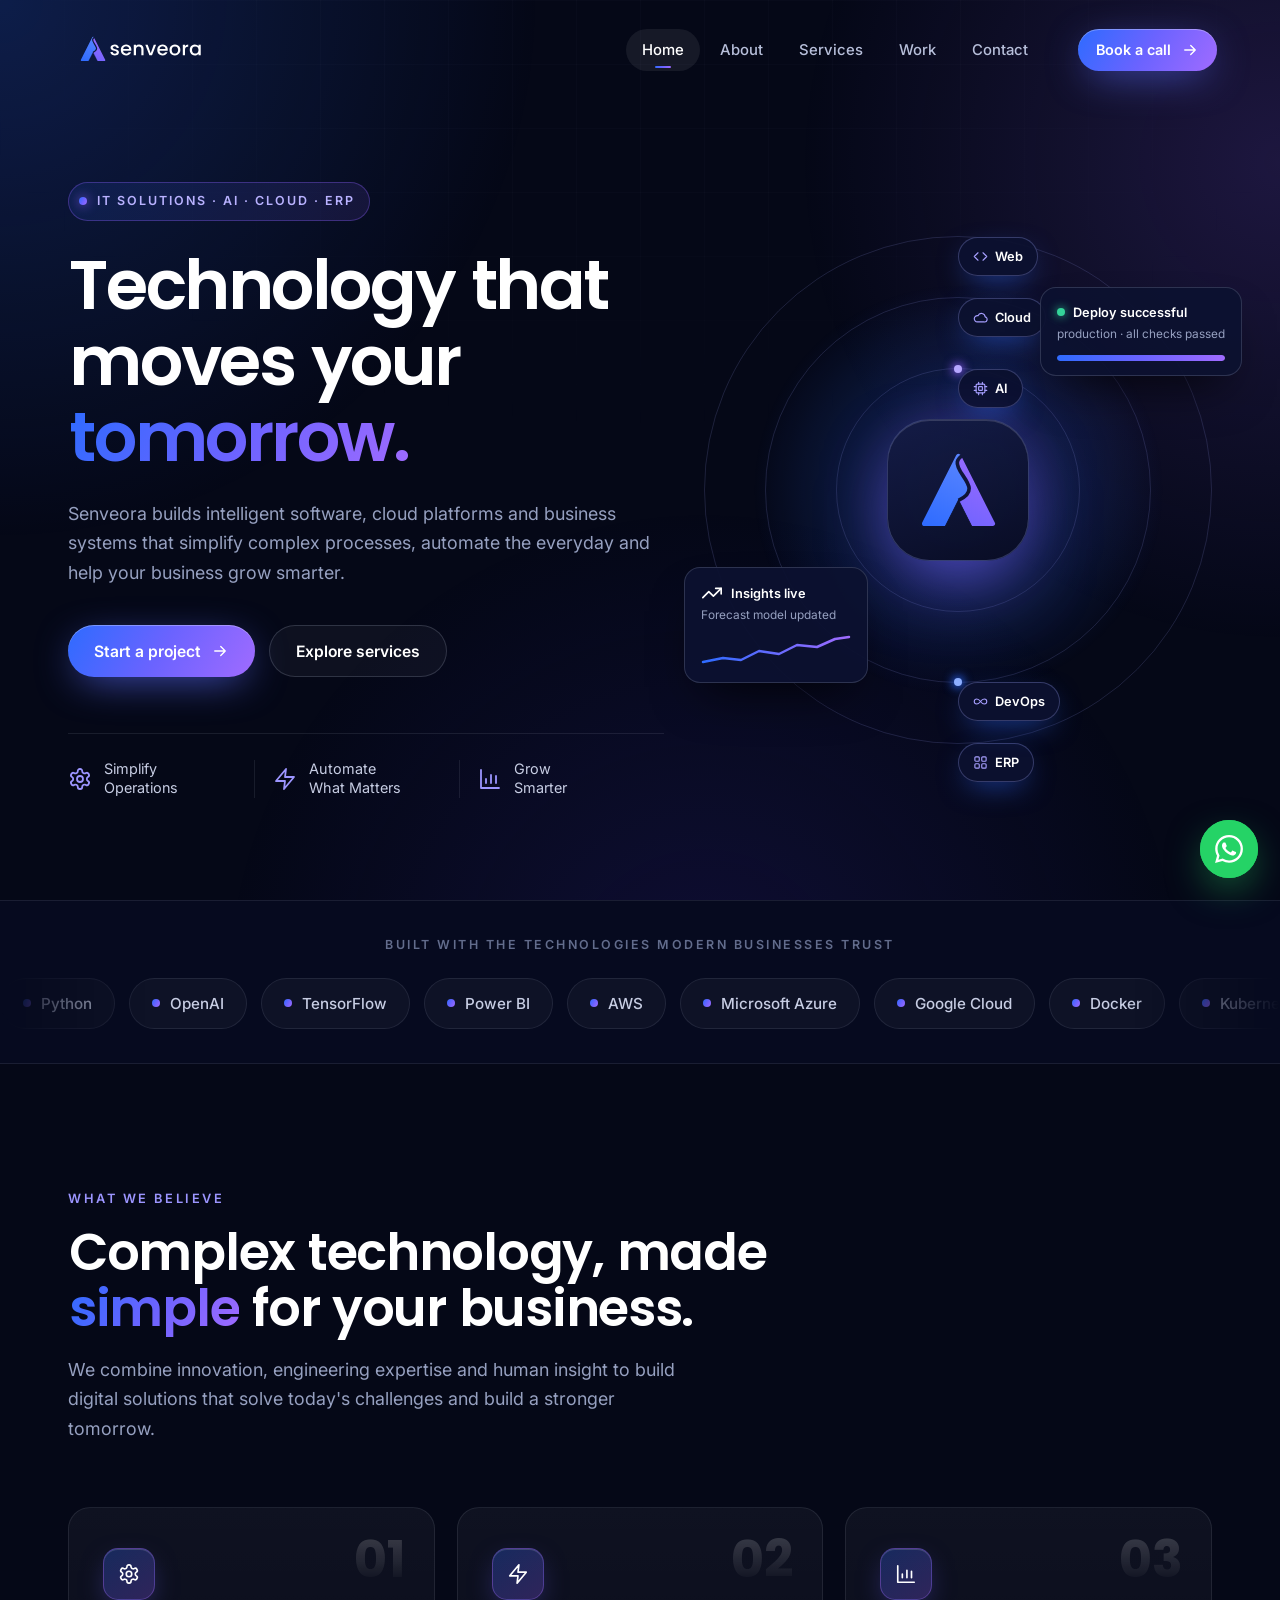
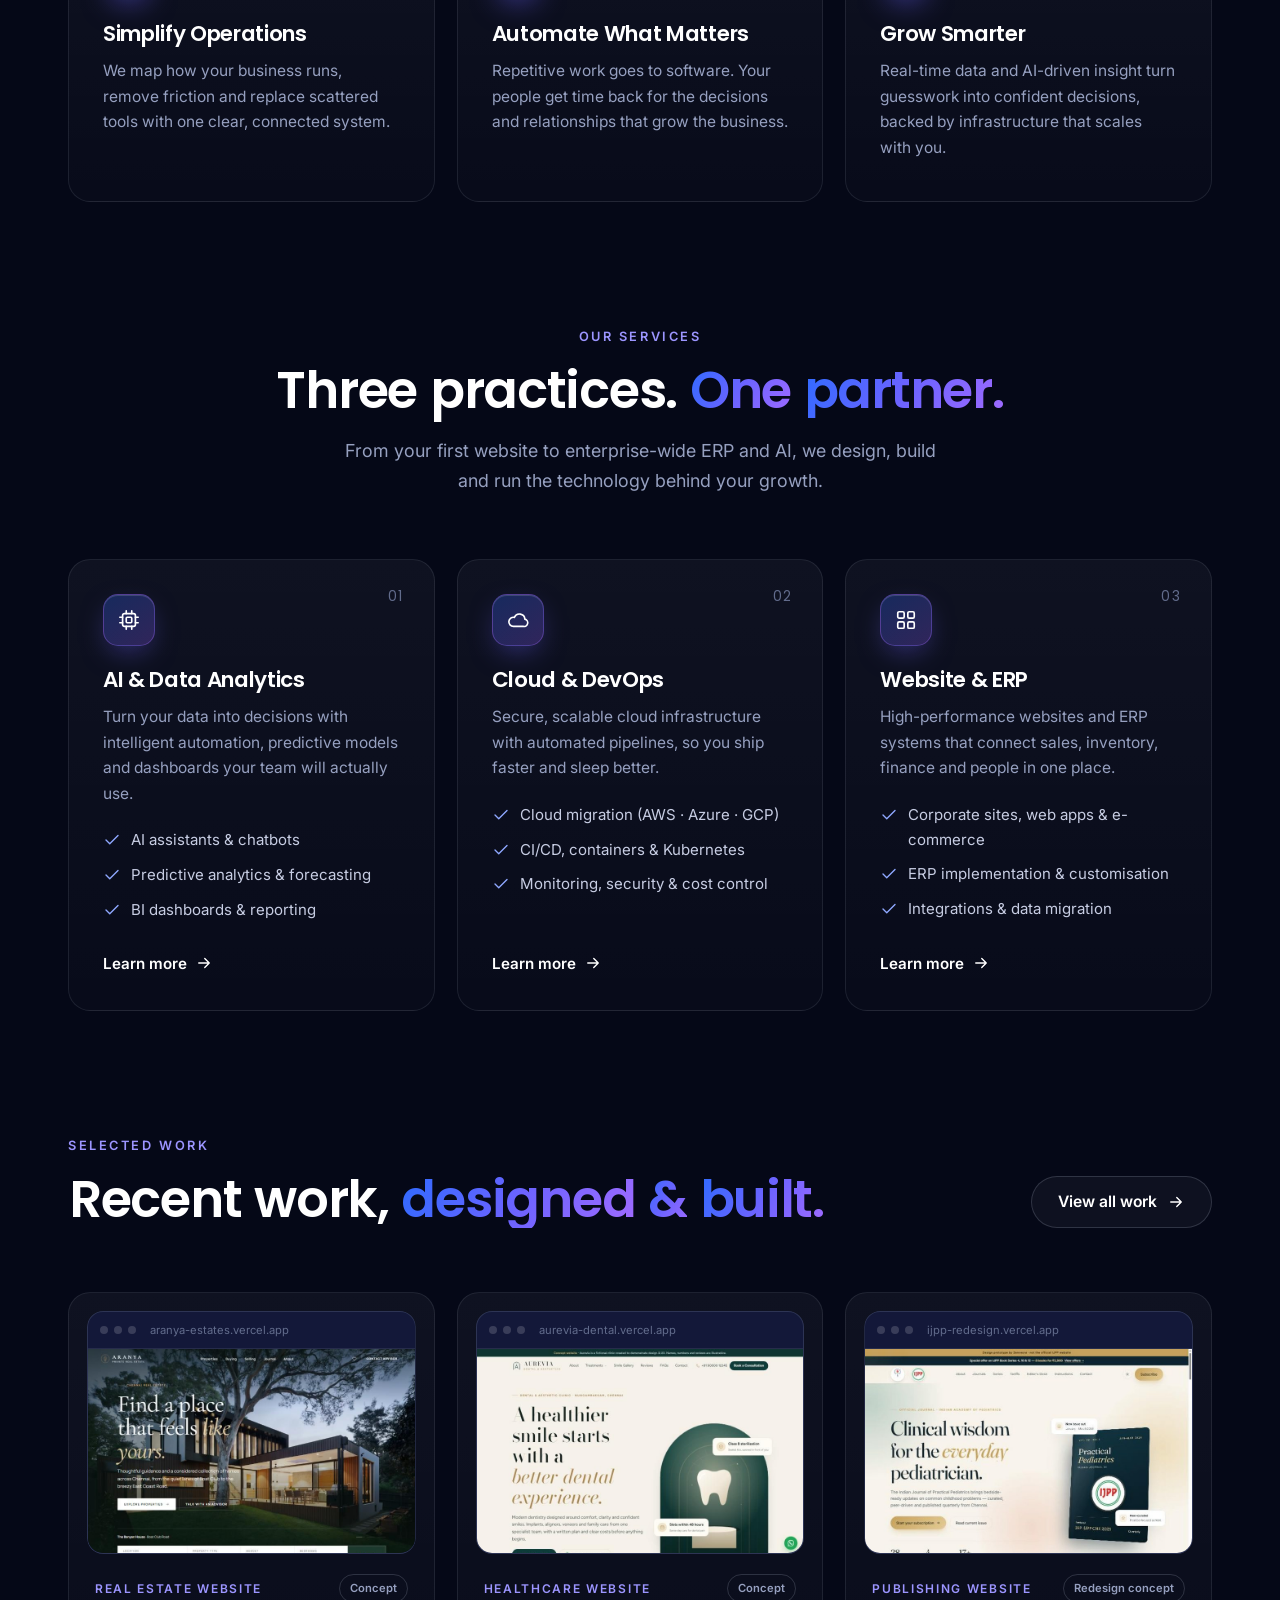
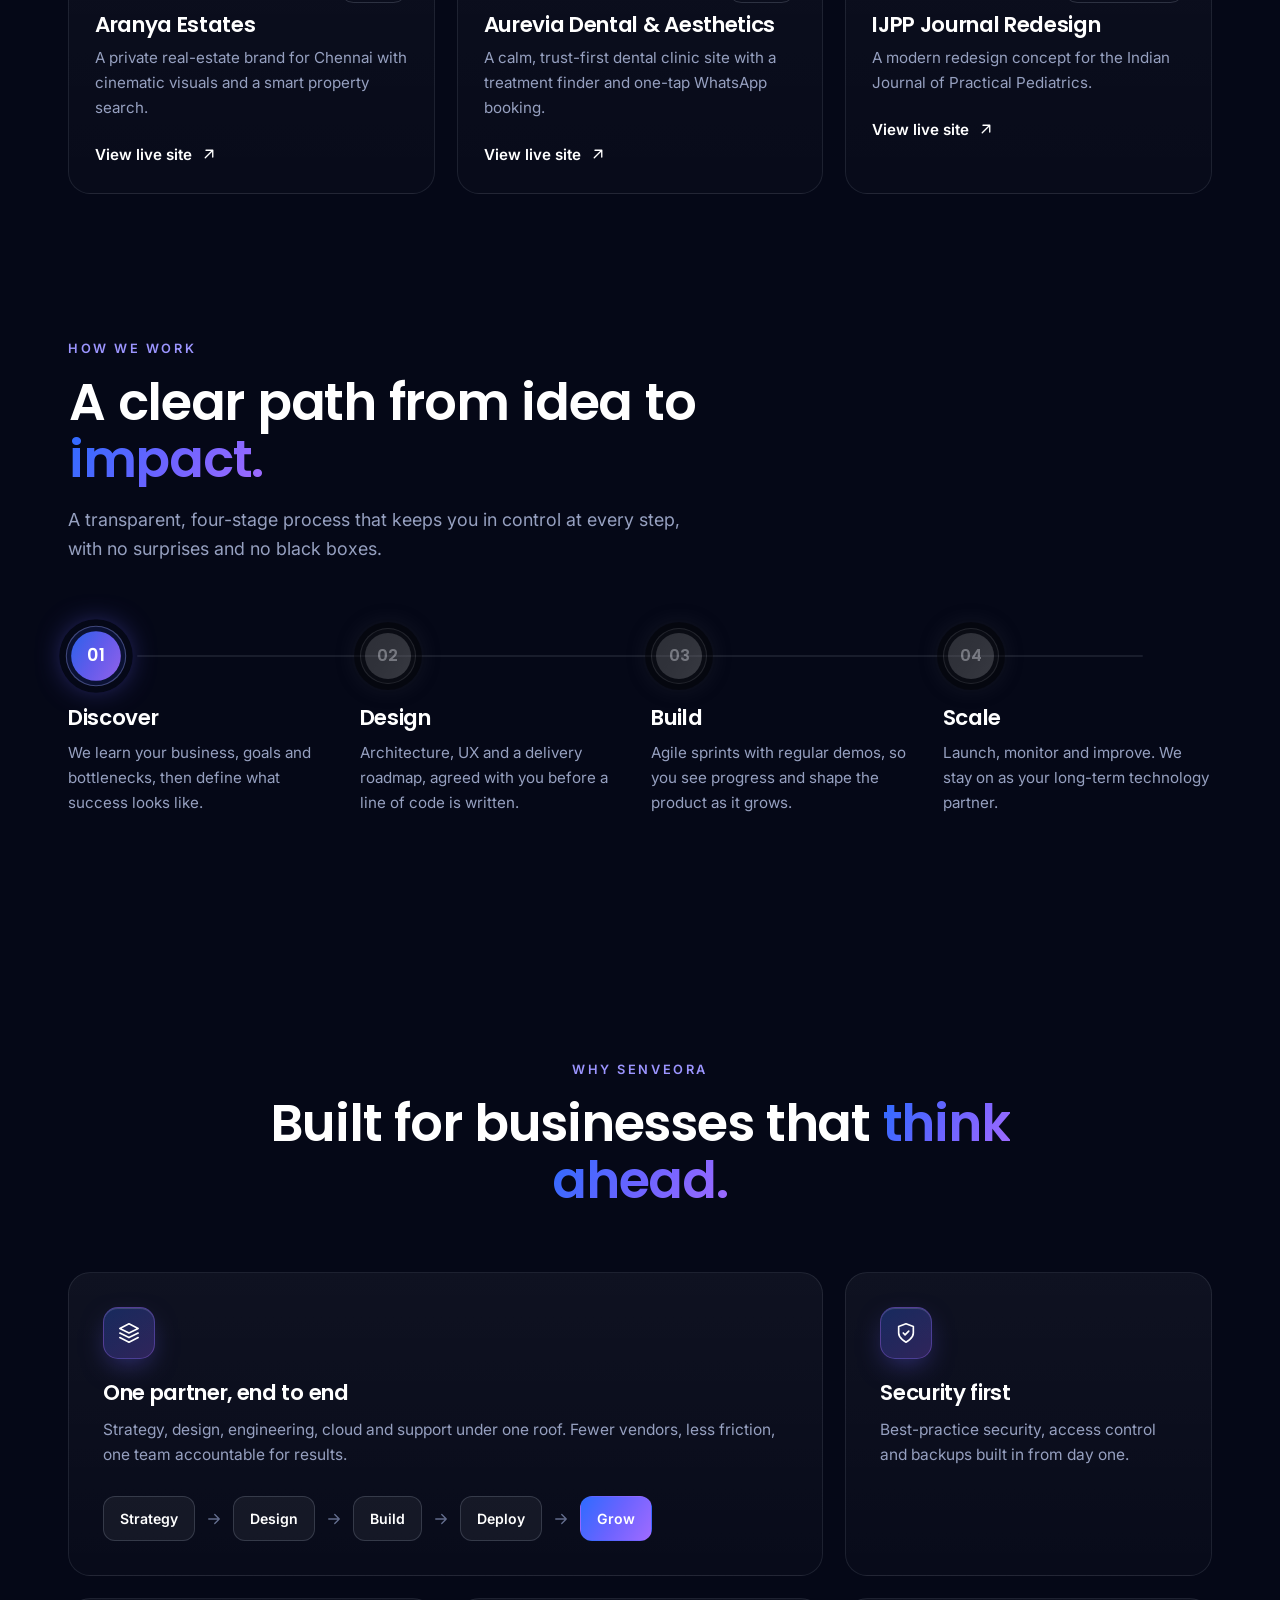
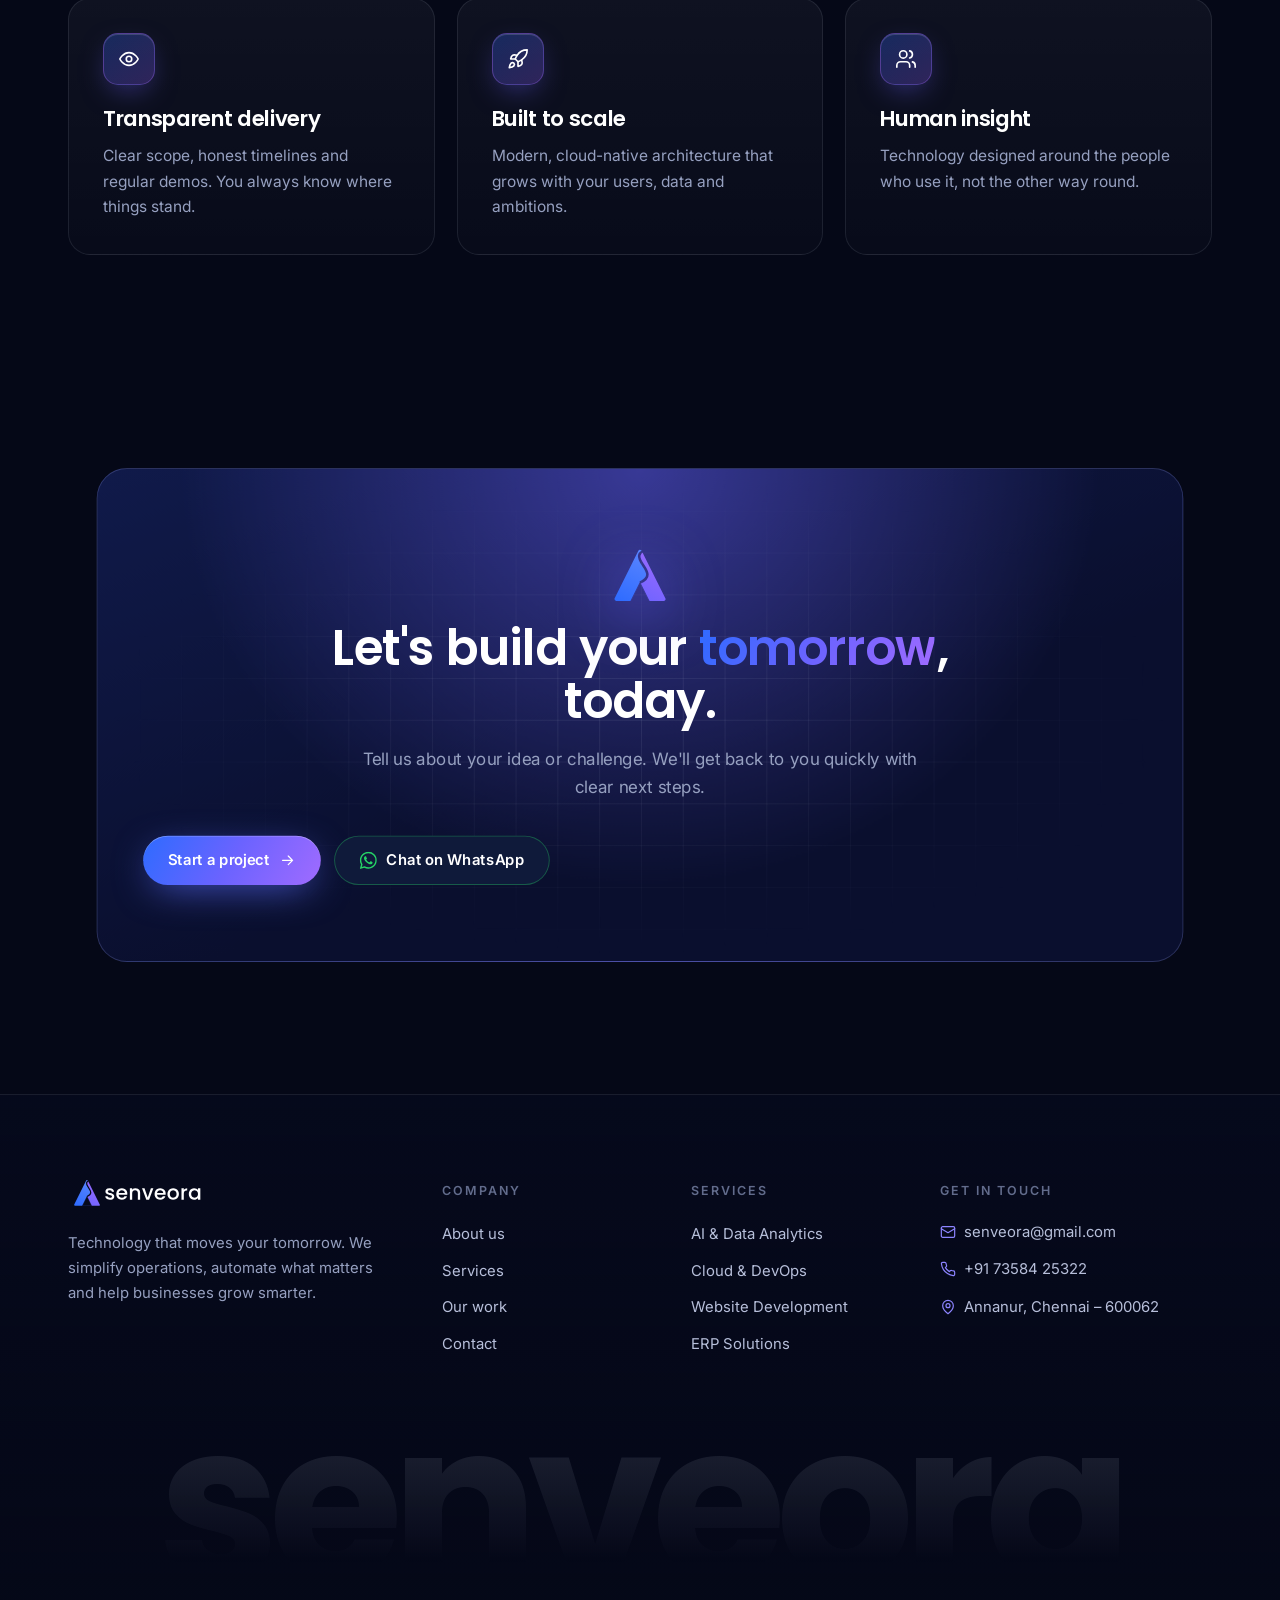
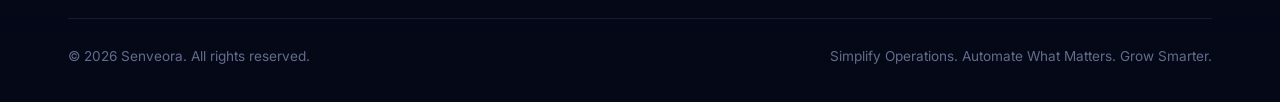
<file: index_4.html>
<!DOCTYPE html>
<html lang="en">
<head>
<meta charset="utf-8">
<meta name="viewport" content="width=device-width, initial-scale=1">
<title>Senveora — Technology that moves your tomorrow</title>
<meta name="description" content="Senveora is an IT solutions company in Chennai offering AI & data analytics, cloud & DevOps, website development and ERP solutions. Simplify Operations. Automate What Matters. Grow Smarter.">
<meta name="theme-color" content="#050817">
<meta property="og:title" content="Senveora — Technology that moves your tomorrow">
<meta property="og:description" content="Senveora is an IT solutions company in Chennai offering AI & data analytics, cloud & DevOps, website development and ERP solutions. Simplify Operations. Automate What Matters. Grow Smarter.">
<link rel="apple-touch-icon" href="/apple-touch-icon.png">
<link rel="icon" type="image/png" href="/favicon.png">
<link rel="icon" type="image/svg+xml" href="[data-uri]">
<link rel="preconnect" href="https://fonts.googleapis.com">
<link rel="preconnect" href="https://fonts.gstatic.com" crossorigin>
<link href="https://fonts.googleapis.com/css2?family=Inter:wght@400;500;600&family=Poppins:wght@500;600;700&display=swap" rel="stylesheet">
<style>
/* ==========================================================
   SENVEORA — Design system
   Brand: Deep space #050817 · Midnight navy #0A1030
          Electric blue #2E6BFF · Signal violet #8B5CF6 · Silver #C9D1E6
   ========================================================== */
:root{
  --bg:#050817;
  --bg-2:#0A1030;
  --blue:#2E6BFF;
  --blue-2:#5B86FF;
  --violet:#8B5CF6;
  --violet-2:#A06BFF;
  --silver:#C9D1E6;
  --cloud:#F5F7FA;
  --text:#EDF0FA;
  --muted:#96A0C0;
  --dim:#626C8C;
  --line:rgba(201,209,230,.10);
  --line-2:rgba(201,209,230,.18);
  --glass:rgba(255,255,255,.035);
  --glass-2:rgba(255,255,255,.06);
  --grad:linear-gradient(120deg,#2E6BFF 0%,#6B63FF 50%,#A06BFF 100%);
  --grad-soft:linear-gradient(120deg,rgba(46,107,255,.18),rgba(139,92,246,.18));
  --radius:22px;
  --radius-sm:14px;
  --ease:cubic-bezier(.2,.8,.2,1);
  --ease-out:cubic-bezier(.16,1,.3,1);
  --font-display:"Poppins",system-ui,sans-serif;
  --font-body:"Inter",system-ui,-apple-system,"Segoe UI",sans-serif;
  color-scheme:dark;
}
*,*::before,*::after{box-sizing:border-box}
html{scroll-behavior:smooth;-webkit-text-size-adjust:100%}
body{
  margin:0;background:var(--bg);color:var(--text);
  font-family:var(--font-body);font-size:16px;line-height:1.65;
  -webkit-font-smoothing:antialiased;overflow-x:hidden;
}
img,svg{display:block;max-width:100%}
a{color:inherit;text-decoration:none}
button{font:inherit;color:inherit;cursor:pointer}
::selection{background:rgba(107,99,255,.45);color:#fff}
:focus-visible{outline:2px solid var(--blue-2);outline-offset:3px;border-radius:8px}

/* ---------- Ambient background ---------- */
.bg-fx{position:fixed;inset:0;z-index:-1;pointer-events:none;overflow:hidden;background:
  radial-gradient(900px circle at 0% 0%,rgba(46,107,255,.22),transparent 60%),
  radial-gradient(800px circle at 100% 18%,rgba(139,92,246,.18),transparent 60%),
  radial-gradient(800px circle at 55% 110%,rgba(59,43,184,.18),transparent 60%)}
.bg-fx::before{ /* grid */
  content:"";position:absolute;inset:0;
  background-image:linear-gradient(var(--line) 1px,transparent 1px),linear-gradient(90deg,var(--line) 1px,transparent 1px);
  background-size:64px 64px;opacity:.22;height:70vh;
}
.blob{display:none}

/* ---------- Layout ---------- */
.container{width:100%;max-width:1200px;margin:0 auto;padding:0 28px}
section{position:relative}
main{overflow-x:clip}
.split>*,.grid-2>*,.grid-3>*,.grid-4>*,.hero-grid>*,.contact-grid>*{min-width:0}
.section{padding:120px 0}
.section-sm{padding:80px 0}
.center{text-align:center}
.stack>*+*{margin-top:1rem}

/* ---------- Type ---------- */
h1,h2,h3,h4{font-family:var(--font-display);font-weight:600;line-height:1.1;letter-spacing:-.025em;margin:0;color:#fff}
h1{font-size:clamp(2.5rem,5.4vw,4.6rem);letter-spacing:-.035em}
h2{font-size:clamp(2rem,4vw,3.25rem)}
h3{font-size:1.35rem;letter-spacing:-.015em}
h4{font-size:1.05rem;letter-spacing:-.01em}
p{margin:0;color:var(--muted)}
.lead{font-size:clamp(1.05rem,1.4vw,1.2rem);color:var(--muted);max-width:620px}
.center .lead{margin-left:auto;margin-right:auto}
.grad-text{background:var(--grad);-webkit-background-clip:text;background-clip:text;color:transparent;-webkit-text-fill-color:transparent}
.eyebrow{
  display:inline-flex;align-items:center;gap:10px;
  font-size:.78rem;font-weight:600;letter-spacing:.16em;text-transform:uppercase;color:#B9B2FF;
  padding:8px 14px 8px 10px;border-radius:999px;border:1px solid rgba(139,92,246,.35);
  background:linear-gradient(120deg,rgba(46,107,255,.12),rgba(139,92,246,.12));
}
.eyebrow .dot{width:8px;height:8px;border-radius:50%;background:var(--grad);box-shadow:0 0 12px #8B5CF6}
.kicker{font-size:.8rem;letter-spacing:.2em;text-transform:uppercase;color:#9C95FF;font-weight:600}
.section-head{max-width:760px;margin-bottom:64px}
.section-head.center{margin-left:auto;margin-right:auto}
.section-head h2{margin:14px 0 18px}

/* ---------- Icons ---------- */
.i{width:22px;height:22px;flex:none}
.i-sm{width:18px;height:18px}
.icon-box{
  width:52px;height:52px;border-radius:15px;display:grid;place-items:center;color:#fff;
  background:linear-gradient(145deg,rgba(46,107,255,.28),rgba(139,92,246,.28));
  border:1px solid rgba(160,107,255,.35);box-shadow:inset 0 1px 0 rgba(255,255,255,.15),0 10px 30px -10px rgba(107,99,255,.6);
}

/* ---------- Buttons ---------- */
.btn{
  position:relative;display:inline-flex;align-items:center;justify-content:center;gap:10px;
  height:52px;padding:0 26px;border-radius:999px;font-weight:600;font-size:.98rem;border:0;
  transition:transform .35s var(--ease),box-shadow .35s var(--ease),background .35s;white-space:nowrap;overflow:hidden;isolation:isolate;
}
.btn .i{width:18px;height:18px;transition:transform .35s var(--ease)}
.btn:hover .i{transform:translateX(4px)}
.btn-primary{background:var(--grad);color:#fff;box-shadow:0 10px 40px -10px rgba(91,110,255,.8),inset 0 1px 0 rgba(255,255,255,.3)}
.btn-primary::after{content:"";position:absolute;inset:0;z-index:-1;background:linear-gradient(110deg,transparent 30%,rgba(255,255,255,.35) 50%,transparent 70%);transform:translateX(-120%);transition:transform .8s var(--ease)}
.btn-primary:hover{transform:translateY(-2px);box-shadow:0 18px 50px -10px rgba(107,99,255,.95),inset 0 1px 0 rgba(255,255,255,.3)}
.btn-primary:hover::after{transform:translateX(120%)}
.btn-ghost{background:rgba(255,255,255,.04);color:#fff;border:1px solid var(--line-2)}
.btn-ghost:hover{background:rgba(255,255,255,.08);transform:translateY(-2px);border-color:rgba(255,255,255,.3)}
.btn-wa{background:#0F1A3A;border:1px solid rgba(37,211,102,.35);color:#fff}
.btn-wa:hover{border-color:rgba(37,211,102,.7);transform:translateY(-2px);box-shadow:0 12px 30px -12px rgba(37,211,102,.55)}
.btn-wa .wa{color:#25D366}
.btn-sm{height:42px;padding:0 18px;font-size:.9rem}
.btn-row{display:flex;flex-wrap:wrap;gap:14px}
.center .btn-row{justify-content:center}
.link-arrow{display:inline-flex;align-items:center;gap:8px;font-weight:600;color:#fff;font-size:.95rem}
.link-arrow .i{width:18px;height:18px;transition:transform .3s var(--ease)}
.link-arrow:hover .i{transform:translateX(5px)}

/* ---------- Navigation ---------- */
.nav{position:fixed;top:0;left:0;right:0;z-index:50;padding:18px 0;transition:padding .4s var(--ease)}
.nav-inner{display:flex;align-items:center;gap:28px;height:64px;padding:0 12px 0 24px;border-radius:999px;border:1px solid transparent;transition:all .4s var(--ease);max-width:1180px}
.nav.scrolled{padding:12px 0}
.nav.scrolled .nav-inner{background:rgba(9,13,38,.94);border-color:var(--line);box-shadow:0 20px 50px -20px rgba(0,0,0,.6)}
.brand img{height:36px;width:auto}
.nav-links{display:flex;gap:4px;margin-left:auto}
.nav-links a{position:relative;padding:9px 16px;border-radius:999px;font-size:.93rem;font-weight:500;color:#B7BFDA;transition:color .25s,background .25s}
.nav-links a:hover{color:#fff;background:rgba(255,255,255,.05)}
.nav-links a.is-active{color:#fff;background:rgba(255,255,255,.07)}
.nav-links a.is-active::after{content:"";position:absolute;left:50%;bottom:3px;width:16px;height:2px;margin-left:-8px;border-radius:2px;background:var(--grad)}
.nav-cta{margin-left:6px}
.nav-toggle{display:none;margin-left:auto;width:44px;height:44px;border-radius:12px;border:1px solid var(--line-2);background:rgba(255,255,255,.04);place-items:center}

/* ---------- Hero ---------- */
.hero{padding:170px 0 90px;min-height:100vh;display:flex;align-items:center}
.hero-grid{display:grid;grid-template-columns:1.08fr .92fr;gap:40px;align-items:center}
.hero h1{margin:26px 0 24px}
.hero .lead{margin-bottom:38px}
.pillars{display:flex;gap:0;margin-top:56px;border-top:1px solid var(--line);padding-top:26px;max-width:600px}
.pillar{flex:1;display:flex;align-items:center;gap:12px;padding-right:18px;font-size:.9rem;color:#C7CDE3;line-height:1.3}
.pillar+.pillar{padding-left:18px;border-left:1px solid var(--line)}
.pillar .i{color:#9C95FF;width:24px;height:24px}

/* Orbit visual */
.orbit{position:relative;width:100%;max-width:520px;aspect-ratio:1;margin:0 auto}
.orbit-glow{position:absolute;inset:6%;border-radius:50%;background:radial-gradient(circle,rgba(107,99,255,.45) 0%,rgba(46,107,255,.16) 35%,transparent 65%)}
@keyframes breathe{50%{transform:scale(1.1)}}
.ring{position:absolute;border-radius:50%;border:1px solid rgba(160,170,255,.16);animation:spin linear infinite;will-change:transform}
.ring.r1{inset:26%;animation-duration:18s}
.ring.r2{inset:12%;animation-duration:30s;animation-direction:reverse}
.ring.r3{inset:0;animation-duration:44s}
@keyframes spin{to{transform:rotate(360deg)}}
.chip{
  position:absolute;left:50%;top:0;display:inline-flex;align-items:center;gap:7px;
  padding:8px 14px;border-radius:999px;font-size:.8rem;font-weight:600;color:#fff;white-space:nowrap;
  background:rgba(12,18,48,.94);border:1px solid rgba(160,170,255,.28);
  box-shadow:0 10px 30px -10px rgba(46,107,255,.7);animation:counter linear infinite;will-change:transform;
}
.chip .i{width:15px;height:15px;color:#A79FFF}
.chip.bottom{top:100%}
.ring.r1 .chip{animation-duration:18s;animation-direction:normal}
.ring.r2 .chip{animation-duration:30s}
.ring.r3 .chip{animation-duration:44s}
@keyframes counter{from{transform:translate(-50%,-50%) rotate(0)}to{transform:translate(-50%,-50%) rotate(-360deg)}}
.ring.r2 .chip{animation-name:counterRev}
@keyframes counterRev{from{transform:translate(-50%,-50%) rotate(0)}to{transform:translate(-50%,-50%) rotate(360deg)}}
.core{position:absolute;inset:36%;border-radius:30%;display:grid;place-items:center;
  background:linear-gradient(160deg,rgba(20,28,70,.95),rgba(8,12,34,.95));border:1px solid rgba(160,170,255,.25);
  box-shadow:0 30px 80px -20px rgba(107,99,255,.8),inset 0 1px 0 rgba(255,255,255,.15);animation:float 7s ease-in-out infinite}
.core img{width:62%}
@keyframes float{50%{transform:translateY(-10px)}}
.float-card{position:absolute;padding:14px 16px;border-radius:16px;background:rgba(12,18,48,.94);border:1px solid var(--line-2);box-shadow:0 24px 50px -20px rgba(0,0,0,.8);font-size:.8rem;min-width:170px;animation:float 8s ease-in-out infinite}
.float-card .fc-top{display:flex;align-items:center;gap:8px;color:#fff;font-weight:600}
.float-card .fc-sub{color:var(--muted);font-size:.74rem;margin-top:2px}
.float-card.fc1{left:-4%;bottom:12%;animation-delay:-3s}
.float-card.fc2{right:-6%;top:10%}
.ok-dot{width:8px;height:8px;border-radius:50%;background:#34D399;box-shadow:0 0 10px #34D399}
.spark{margin-top:8px;height:34px;width:150px}
.bar-track{margin-top:10px;height:6px;border-radius:6px;background:rgba(255,255,255,.08);overflow:hidden}
.bar-track span{display:block;height:100%;width:100%;border-radius:inherit;background:var(--grad);transform-origin:left;animation:load 3.5s var(--ease) infinite alternate}
@keyframes load{from{transform:scaleX(.32)}to{transform:scaleX(.92)}}

/* ---------- Marquee ---------- */
.marquee-wrap{padding:34px 0;border-top:1px solid var(--line);border-bottom:1px solid var(--line);background:rgba(10,16,48,.35)}
.marquee-label{text-align:center;font-size:.78rem;letter-spacing:.2em;text-transform:uppercase;color:var(--dim);margin-bottom:22px;font-weight:600}
.marquee{overflow:hidden;-webkit-mask-image:linear-gradient(90deg,transparent,#000 12%,#000 88%,transparent);mask-image:linear-gradient(90deg,transparent,#000 12%,#000 88%,transparent)}
.marquee-track{display:flex;gap:14px;width:max-content;animation:marquee 40s linear infinite}
.marquee:hover .marquee-track{animation-play-state:paused}
.tech{display:inline-flex;align-items:center;gap:10px;padding:12px 22px;border-radius:999px;border:1px solid var(--line);background:var(--glass);color:#C7CDE3;font-weight:500;font-size:.95rem;white-space:nowrap}
.tech b{width:8px;height:8px;border-radius:50%;background:var(--grad)}
@keyframes marquee{to{transform:translateX(-50%)}}

/* ---------- Cards ---------- */
.card{
  position:relative;border-radius:var(--radius);padding:34px;
  background:linear-gradient(180deg,rgba(255,255,255,.045),rgba(255,255,255,.015));
  border:1px solid var(--line);overflow:hidden;isolation:isolate;
  transition:transform .5s var(--ease),border-color .4s;
}
.spot::before{ /* cursor spotlight */
  content:"";position:absolute;inset:0;z-index:-1;opacity:0;transition:opacity .4s;
  background:radial-gradient(420px circle at var(--x,50%) var(--y,50%),rgba(107,99,255,.18),transparent 45%);
}
.spot:hover::before{opacity:1}
.spot:hover{border-color:rgba(160,120,255,.45)}

.card h3{margin:22px 0 12px}
.card p{font-size:.97rem}
.grid-3{display:grid;grid-template-columns:repeat(3,1fr);gap:22px}
.grid-2{display:grid;grid-template-columns:repeat(2,1fr);gap:22px}
.grid-4{display:grid;grid-template-columns:repeat(4,1fr);gap:22px}
.checks{list-style:none;padding:0;margin:22px 0 0;display:grid;gap:10px}
.checks li{display:flex;gap:10px;align-items:flex-start;color:#C7CDE3;font-size:.94rem}
.checks .i{width:18px;height:18px;margin-top:3px;color:#8FA8FF}
.service-card{display:flex;flex-direction:column;min-height:100%}
.service-card .num{position:absolute;top:26px;right:30px;font-family:var(--font-display);font-size:.85rem;color:var(--dim);letter-spacing:.1em}
.service-card .link-arrow{margin-top:auto;padding-top:28px}

/* Pillars big */
.pillar-card{padding:40px 34px}
.pillar-card .big-num{font-family:var(--font-display);font-size:3.2rem;line-height:1;font-weight:700;background:linear-gradient(180deg,rgba(255,255,255,.18),rgba(255,255,255,0));-webkit-background-clip:text;background-clip:text;color:transparent;position:absolute;right:28px;top:26px}

/* ---------- Process ---------- */
.process{display:grid;grid-template-columns:repeat(4,1fr);gap:22px;position:relative;counter-reset:step}
.process::before{content:"";position:absolute;top:27px;left:6%;right:6%;height:1px;background:linear-gradient(90deg,transparent,rgba(107,99,255,.7),rgba(46,107,255,.7),transparent)}
.step{position:relative;padding-top:78px}
.step .badge{position:absolute;top:0;left:0;width:56px;height:56px;border-radius:50%;display:grid;place-items:center;font-family:var(--font-display);font-weight:600;color:#fff;background:#0B1234;border:1px solid rgba(160,170,255,.35);box-shadow:0 0 0 6px var(--bg),0 0 30px -4px rgba(107,99,255,.8)}
.step .badge::before{content:"";position:absolute;inset:4px;border-radius:50%;background:var(--grad);opacity:.9;z-index:-1}
.step .badge{isolation:isolate}
.step h3{margin-bottom:10px}
.step p{font-size:.95rem}

/* ---------- Bento ---------- */
.bento{display:grid;grid-template-columns:repeat(6,1fr);grid-auto-rows:minmax(220px,auto);gap:22px}
.bento .b-a{grid-column:span 4}
.bento .b-b{grid-column:span 2}
.bento .b-c{grid-column:span 2}
.bento .b-d{grid-column:span 2}
.bento .b-e{grid-column:span 2}
.feature-flow{display:flex;align-items:center;gap:10px;flex-wrap:wrap;margin-top:28px}
.flow-node{padding:10px 16px;border-radius:12px;background:rgba(255,255,255,.05);border:1px solid var(--line-2);font-size:.88rem;font-weight:600;color:#fff}
.flow-node.hl{background:var(--grad);border-color:transparent}
.flow-arrow{color:var(--dim)}
.flow-arrow .i{width:18px;height:18px}

/* ---------- CTA band ---------- */
.cta-band{position:relative;border-radius:32px;padding:80px 48px;text-align:center;overflow:hidden;isolation:isolate;
  background:radial-gradient(ellipse at top,rgba(107,99,255,.45),transparent 60%),linear-gradient(160deg,#101A4A,#0A0F2E 60%);
  border:1px solid rgba(160,170,255,.22)}
.cta-band::before{content:"";position:absolute;inset:0;z-index:-1;background-image:linear-gradient(var(--line) 1px,transparent 1px),linear-gradient(90deg,var(--line) 1px,transparent 1px);background-size:44px 44px;-webkit-mask-image:radial-gradient(ellipse at center,#000,transparent 70%);mask-image:radial-gradient(ellipse at center,#000,transparent 70%)}
.cta-band h2{margin:16px auto 18px;max-width:760px}
.cta-band .lead{margin:0 auto 36px}
.cta-mark{width:64px;margin:0 auto;filter:drop-shadow(0 10px 30px rgba(107,99,255,.8))}

/* ---------- Page hero (sub pages) ---------- */
.page-hero{padding:190px 0 90px;text-align:center;position:relative}
.page-hero h1{font-size:clamp(2.4rem,5.4vw,4.4rem);margin:22px auto 22px;max-width:900px}
.page-hero .lead{margin:0 auto}
.crumbs{display:inline-flex;gap:8px;align-items:center;font-size:.85rem;color:var(--dim);margin-top:34px}
.crumbs a{color:var(--muted)}
.crumbs a:hover{color:#fff}

/* ---------- Split sections ---------- */
.split{display:grid;grid-template-columns:1fr 1fr;gap:72px;align-items:center}
.split.rev>:first-child{order:2}
.split h2{margin:14px 0 20px}
.split .lead{margin-bottom:10px}

/* Visual panels */
.visual{position:relative;border-radius:28px;padding:28px;min-height:400px;background:linear-gradient(160deg,rgba(20,28,72,.8),rgba(8,12,34,.9));border:1px solid var(--line-2);overflow:hidden;box-shadow:0 40px 80px -40px rgba(46,107,255,.5)}
.visual::before{content:"";position:absolute;width:360px;height:360px;right:-120px;top:-140px;border-radius:50%;background:radial-gradient(circle,rgba(139,92,246,.45),transparent 70%)}
.win-bar{display:flex;gap:7px;margin-bottom:22px}
.win-bar i{width:11px;height:11px;border-radius:50%;background:rgba(255,255,255,.14)}
.win-bar i:first-child{background:#FF6B81}.win-bar i:nth-child(2){background:#FFC857}.win-bar i:nth-child(3){background:#34D399}
.v-title{font-family:var(--font-display);font-weight:600;color:#fff;font-size:1rem}
.v-sub{font-size:.8rem;color:var(--muted)}
.bars{display:flex;align-items:flex-end;gap:12px;height:190px;margin-top:26px;padding-bottom:6px;border-bottom:1px solid var(--line)}
.bars span{flex:1;border-radius:8px 8px 3px 3px;background:linear-gradient(180deg,#8B5CF6,#2E6BFF);opacity:.9;transform-origin:bottom;animation:grow 1.4s var(--ease) both}
.bars span:nth-child(odd){background:linear-gradient(180deg,rgba(139,92,246,.45),rgba(46,107,255,.25))}
@keyframes grow{from{transform:scaleY(0)}}
.kpis{display:grid;grid-template-columns:repeat(3,1fr);gap:12px;margin-top:20px}
.kpi{padding:14px;border-radius:14px;background:rgba(255,255,255,.04);border:1px solid var(--line)}
.kpi b{display:block;font-family:var(--font-display);color:#fff;font-size:1.15rem}
.kpi span{font-size:.74rem;color:var(--muted)}
.nodes{position:relative;height:300px;margin-top:10px}
.nodes svg{position:absolute;inset:0;width:100%;height:100%}
.node{position:absolute;transform:translate(-50%,-50%);display:flex;flex-direction:column;align-items:center;gap:8px;font-size:.75rem;color:#C7CDE3;font-weight:600}
.node .nb{width:54px;height:54px;border-radius:16px;display:grid;place-items:center;background:#0E1640;border:1px solid rgba(160,170,255,.3);box-shadow:0 10px 30px -10px rgba(46,107,255,.8)}
.node .nb.main{width:70px;height:70px;background:var(--grad);border:0}
.node .nb .i{color:#fff}
.flow-line{stroke-dasharray:6 8;animation:dash 1.4s linear infinite}
@keyframes dash{to{stroke-dashoffset:-28}}
.browser{border-radius:16px;background:#0B1133;border:1px solid var(--line-2);overflow:hidden}
.browser .url{display:flex;align-items:center;gap:10px;padding:10px 14px;border-bottom:1px solid var(--line);font-size:.75rem;color:var(--muted)}
.browser .url span{flex:1;padding:5px 12px;border-radius:8px;background:rgba(255,255,255,.05)}
.browser .bd{padding:18px;display:grid;grid-template-columns:90px 1fr;gap:14px}
.sk{border-radius:8px;background:rgba(255,255,255,.06)}
.sk.g{background:var(--grad-soft);border:1px solid rgba(139,92,246,.3)}
.side-sk{display:grid;gap:8px}
.side-sk .sk{height:14px}
.main-sk{display:grid;gap:10px}
.erp-row{display:grid;grid-template-columns:repeat(3,1fr);gap:10px}
.erp-row .sk{height:62px;padding:10px;font-size:.68rem;color:var(--muted)}
.erp-row .sk b{display:block;color:#fff;font-family:var(--font-display);font-size:1rem}
.table-sk{display:grid;gap:7px}
.table-sk div{height:12px}

/* ---------- Sub nav (services) ---------- */
.subnav{position:sticky;top:96px;z-index:20;display:flex;justify-content:center;margin-bottom:40px}
.subnav-inner{display:inline-flex;gap:4px;padding:6px;border-radius:999px;background:rgba(9,13,38,.95);border:1px solid var(--line)}
.subnav button{border:0;background:none;padding:10px 18px;border-radius:999px;font-size:.9rem;font-weight:500;color:#B7BFDA;display:flex;align-items:center;gap:8px;transition:all .25s}
.subnav button:hover{color:#fff;background:rgba(255,255,255,.06)}
.subnav button .i{width:17px;height:17px}
.service-block{padding:90px 0;border-top:1px solid var(--line);scroll-margin-top:160px}
.tags{display:flex;flex-wrap:wrap;gap:8px;margin-top:24px}
.tag{padding:6px 12px;border-radius:999px;font-size:.8rem;color:#C7CDE3;background:rgba(255,255,255,.04);border:1px solid var(--line)}
.offer-grid{display:grid;grid-template-columns:1fr 1fr;gap:14px;margin-top:30px}
.offer{padding:18px;border-radius:16px;background:rgba(255,255,255,.03);border:1px solid var(--line);transition:border-color .3s,background .3s}
.offer:hover{border-color:rgba(139,92,246,.4);background:rgba(139,92,246,.06)}
.offer h4{font-size:.98rem;margin-bottom:6px;display:flex;align-items:center;gap:8px}
.offer h4 .i{width:18px;height:18px;color:#9C95FF}
.offer p{font-size:.88rem;line-height:1.55}

/* Engagement */
.plan{display:flex;flex-direction:column}
.plan.featured{background:linear-gradient(180deg,rgba(107,99,255,.18),rgba(46,107,255,.05));border-color:rgba(160,120,255,.45)}
.plan .pill{align-self:flex-start;font-size:.72rem;font-weight:700;letter-spacing:.12em;text-transform:uppercase;padding:6px 10px;border-radius:999px;background:var(--grad);color:#fff;margin-bottom:18px}
.plan .best{font-size:.85rem;color:#B9B2FF;margin-top:6px}
.plan .btn{margin-top:auto}
.plan .checks{margin-bottom:30px}

/* FAQ */
.faq{max-width:860px;margin:0 auto;display:grid;gap:12px}
.faq details{border-radius:18px;border:1px solid var(--line);background:var(--glass);transition:border-color .3s,background .3s}
.faq details[open]{border-color:rgba(139,92,246,.4);background:rgba(139,92,246,.05)}
.faq summary{list-style:none;cursor:pointer;padding:22px 26px;display:flex;justify-content:space-between;align-items:center;gap:20px;font-family:var(--font-display);font-weight:500;color:#fff;font-size:1.05rem}
.faq summary::-webkit-details-marker{display:none}
.faq summary .pm{width:30px;height:30px;border-radius:50%;flex:none;display:grid;place-items:center;border:1px solid var(--line-2);transition:transform .35s var(--ease),background .3s}
.faq summary .pm .i{width:16px;height:16px}
.faq details[open] .pm{transform:rotate(45deg);background:var(--grad);border-color:transparent}
.faq .ans{padding:0 26px 24px;color:var(--muted)}

/* ---------- About ---------- */
.mv{display:grid;grid-template-columns:1fr 1fr;gap:22px}
.mv .card{padding:44px}
.mv h3{font-size:1.7rem}
.quote-block{font-family:var(--font-display);font-size:clamp(1.6rem,3vw,2.5rem);line-height:1.3;font-weight:500;letter-spacing:-.02em;color:#fff;max-width:950px;margin:0 auto;text-align:center}
.quote-block .grad-text{font-weight:600}
.value-card .icon-box{margin-bottom:4px}

/* ---------- Careers ---------- */
.filters{display:flex;flex-wrap:wrap;gap:10px;justify-content:center;margin-bottom:36px}
.filter{padding:10px 18px;border-radius:999px;border:1px solid var(--line-2);background:rgba(255,255,255,.03);font-size:.9rem;font-weight:500;color:#C7CDE3;transition:all .25s}
.filter:hover{color:#fff;border-color:rgba(255,255,255,.3)}
.filter.on{background:var(--grad);border-color:transparent;color:#fff}
.roles{display:grid;gap:14px;max-width:980px;margin:0 auto}
.role{border-radius:20px;border:1px solid var(--line);background:linear-gradient(180deg,rgba(255,255,255,.04),rgba(255,255,255,.015));transition:border-color .3s,transform .4s var(--ease)}
.role:hover{border-color:rgba(139,92,246,.4)}
.role summary{list-style:none;cursor:pointer;padding:26px 28px;display:grid;grid-template-columns:1fr auto;gap:16px;align-items:center}
.role summary::-webkit-details-marker{display:none}
.role h3{font-size:1.2rem}
.meta{display:flex;flex-wrap:wrap;gap:8px;margin-top:10px}
.meta span{font-size:.78rem;padding:5px 10px;border-radius:999px;background:rgba(255,255,255,.05);border:1px solid var(--line);color:#B7BFDA}
.role .open-ic{width:42px;height:42px;border-radius:50%;display:grid;place-items:center;border:1px solid var(--line-2);transition:transform .35s var(--ease),background .3s}
.role[open] .open-ic{transform:rotate(45deg);background:var(--grad);border-color:transparent}
.role .body{padding:0 28px 28px;display:grid;grid-template-columns:1fr 1fr;gap:28px}
.role .body h4{margin-bottom:10px;font-size:.95rem}
.role .body .checks{margin-top:0}
.role .apply{grid-column:1/-1;display:flex;gap:12px;flex-wrap:wrap;padding-top:20px;border-top:1px solid var(--line)}
.role.hide{display:none}
.perk{padding:28px}
.perk h3{font-size:1.1rem;margin:18px 0 8px}
.perk p{font-size:.92rem}

/* ---------- Contact ---------- */
.contact-grid{display:grid;grid-template-columns:1.35fr .9fr;gap:28px;align-items:start}
.form-card{padding:44px}
.form-grid{display:grid;grid-template-columns:1fr 1fr;gap:18px}
.field{display:flex;flex-direction:column;gap:8px}
.field.full{grid-column:1/-1}
.field label,.field .lbl{font-size:.85rem;font-weight:500;color:#C7CDE3}
.field input,.field textarea,.field select{
  width:100%;padding:15px 16px;border-radius:14px;border:1px solid var(--line-2);background:rgba(5,8,23,.6);
  color:#fff;font:inherit;font-size:.95rem;transition:border-color .25s,box-shadow .25s,background .25s;appearance:none;-webkit-appearance:none
}
.field select{background-image:url("data:image/svg+xml,%3Csvg xmlns='http://www.w3.org/2000/svg' width='16' height='16' fill='none' stroke='%2396A0C0' stroke-width='2' viewBox='0 0 24 24'%3E%3Cpath d='m6 9 6 6 6-6'/%3E%3C/svg%3E");background-repeat:no-repeat;background-position:right 16px center;padding-right:44px}
.field select option{background:#0A1030}
.field textarea{min-height:140px;resize:vertical}
.field input::placeholder,.field textarea::placeholder{color:#5A6488}
.field input:focus,.field textarea:focus,.field select:focus{outline:none;border-color:rgba(139,92,246,.7);box-shadow:0 0 0 4px rgba(139,92,246,.15);background:rgba(10,16,48,.8)}
.field.err input,.field.err textarea{border-color:#FF6B81}
.chips{display:flex;flex-wrap:wrap;gap:8px}
.chips input{position:absolute;opacity:0;pointer-events:none}
.chips label{padding:10px 16px;border-radius:999px;border:1px solid var(--line-2);font-size:.86rem;cursor:pointer;color:#C7CDE3;transition:all .25s;background:rgba(255,255,255,.03)}
.chips label:hover{border-color:rgba(255,255,255,.3);color:#fff}
.chips input:checked+label{background:var(--grad);border-color:transparent;color:#fff}
.chips input:focus-visible+label{outline:2px solid var(--blue-2);outline-offset:2px}
.form-foot{display:flex;align-items:center;justify-content:space-between;gap:16px;flex-wrap:wrap;margin-top:26px}
.form-foot small{color:var(--dim);font-size:.8rem;max-width:300px}
.form-success{display:none;text-align:center;padding:40px 10px}
.form-success .icon-box{margin:0 auto 20px;width:68px;height:68px;border-radius:50%}
.form-success h3{margin-bottom:10px}
.sent .form-body{display:none}
.sent .form-success{display:block;animation:pageIn .6s var(--ease)}
.info-stack{display:grid;gap:16px}
.info{display:flex;gap:16px;align-items:flex-start;padding:24px}
.info .icon-box{width:46px;height:46px;border-radius:13px}
.info .icon-box .i{width:20px;height:20px}
.info h4{font-size:.8rem;letter-spacing:.14em;text-transform:uppercase;color:var(--dim);font-family:var(--font-body);font-weight:600;margin-bottom:4px}
.info a,.info p{color:#fff;font-weight:500;font-size:1rem;line-height:1.5}
.info a:hover{color:#B9B2FF}
.map-card{padding:0;min-height:260px;display:grid;place-items:center;text-align:center;background:
  radial-gradient(circle at 50% 50%,rgba(107,99,255,.35),transparent 50%),
  linear-gradient(160deg,#0F1845,#070B22)}
.map-card::before{content:"";position:absolute;inset:0;background-image:linear-gradient(var(--line) 1px,transparent 1px),linear-gradient(90deg,var(--line) 1px,transparent 1px);background-size:28px 28px;opacity:.7}
.map-pin{position:relative;z-index:1}
.map-pin .ping{position:relative;width:18px;height:18px;border-radius:50%;background:var(--grad);margin:0 auto}
.map-pin .ping::after{content:"";position:absolute;inset:0;border-radius:50%;border:2px solid rgba(139,92,246,.8);animation:ping 2s infinite}
@keyframes ping{from{transform:scale(1);opacity:1}to{transform:scale(3.2);opacity:0}}
.map-pin b{display:block;margin-top:16px;font-family:var(--font-display);color:#fff}
.map-pin a{display:inline-flex;margin-top:10px;font-size:.85rem;color:#B9B2FF;gap:6px;align-items:center}


/* ---------- Work / portfolio ---------- */
.work-head{display:flex;align-items:flex-end;justify-content:space-between;gap:24px;max-width:none;flex-wrap:wrap}
.work-head h2{margin-bottom:0}
.shot{display:block;border-radius:16px;overflow:hidden;background:#0B1133;border:1px solid var(--line-2);position:relative}
.shot-bar{display:flex;align-items:center;gap:6px;padding:9px 12px;border-bottom:1px solid var(--line);background:rgba(255,255,255,.03)}
.shot-bar i{width:8px;height:8px;border-radius:50%;background:rgba(255,255,255,.16);flex:none}
.shot-bar span{margin-left:8px;font-size:.7rem;color:var(--dim);white-space:nowrap;overflow:hidden;text-overflow:ellipsis}
.shot img{width:100%;height:auto;aspect-ratio:8/5;object-fit:cover;object-position:top;transition:transform .8s var(--ease)}
.work-card{padding:18px 18px 26px;display:flex;flex-direction:column}
.work-card:hover .shot img,.shot-lg:hover img{transform:scale(1.04)}
.work-card:hover{transform:translateY(-6px)}
.work-meta{display:flex;align-items:center;justify-content:space-between;gap:10px;margin:20px 8px 0}
.work-type{font-size:.75rem;letter-spacing:.14em;text-transform:uppercase;color:#9C95FF;font-weight:600}
.work-badge{font-size:.7rem;font-weight:600;padding:4px 10px;border-radius:999px;border:1px solid var(--line-2);color:var(--muted);white-space:nowrap}
.work-card h3{margin:10px 8px 8px}
.work-card p{margin:0 8px;font-size:.95rem}
.work-card .link-arrow{margin:22px 8px 0;padding-top:0}
.work-card .link-arrow .i,.btn .i{flex:none}
.work-row{padding:90px 0;border-top:1px solid var(--line)}
.work-row:first-of-type{border-top:0;padding-top:30px}
.work-row h2{font-size:clamp(1.9rem,3.4vw,2.8rem)}
.shot-lg{border-radius:22px;box-shadow:0 40px 80px -40px rgba(46,107,255,.55)}
.shot-lg .shot-bar{padding:12px 16px}
.shot-lg .shot-bar i{width:10px;height:10px}
.shot-lg .shot-bar span{font-size:.78rem}
.tag-hl{border-color:rgba(139,92,246,.45);color:#C9C3FF;background:rgba(139,92,246,.1)}
.work-note{margin:40px auto 0;max-width:760px;text-align:center;font-size:.85rem;color:var(--dim)}

/* ---------- Footer ---------- */
.footer{margin-top:40px;border-top:1px solid var(--line);background:linear-gradient(180deg,rgba(10,16,48,.2),rgba(5,8,23,1));padding:80px 0 34px;position:relative;overflow:hidden}
.footer-big{font-family:var(--font-display);font-weight:700;font-size:clamp(4rem,17vw,15rem);line-height:.8;letter-spacing:-.05em;text-align:center;margin-top:60px;background:linear-gradient(180deg,rgba(201,209,230,.14),rgba(201,209,230,0) 85%);-webkit-background-clip:text;background-clip:text;color:transparent;user-select:none}
.footer-grid{display:grid;grid-template-columns:1.6fr 1fr 1fr 1.3fr;gap:40px}
.footer .brand img{height:38px}
.footer p{font-size:.93rem;margin-top:18px;max-width:320px}
.footer h5{font-family:var(--font-body);font-size:.78rem;letter-spacing:.16em;text-transform:uppercase;color:var(--dim);margin:6px 0 18px;font-weight:600}
.footer ul{list-style:none;padding:0;margin:0;display:grid;gap:10px}
.footer li a,.footer li span{color:#B7BFDA;font-size:.93rem;transition:color .2s;display:inline-flex;gap:8px;align-items:flex-start}
.footer li a:hover{color:#fff}
.footer li .i{width:16px;height:16px;margin-top:4px;color:#8C84FF}
.socials{display:flex;gap:10px;margin-top:24px}
.socials a{width:40px;height:40px;border-radius:12px;display:grid;place-items:center;border:1px solid var(--line-2);color:#C7CDE3;transition:all .25s}
.socials a:hover{background:var(--grad);border-color:transparent;color:#fff}
.socials .i{width:18px;height:18px}
.footer-bottom{display:flex;justify-content:space-between;gap:20px;flex-wrap:wrap;margin-top:28px;padding-top:26px;border-top:1px solid var(--line);font-size:.85rem;color:var(--dim)}

/* WhatsApp floating */
.wa-float{position:fixed;right:22px;bottom:22px;z-index:60;width:58px;height:58px;border-radius:50%;display:grid;place-items:center;background:#25D366;color:#fff;box-shadow:0 14px 40px -8px rgba(37,211,102,.6);transition:transform .35s var(--ease)}
.wa-float:hover{transform:scale(1.08) translateY(-2px)}
.wa-float .i{width:28px;height:28px}
.wa-float::after{content:"";position:absolute;inset:0;border-radius:50%;border:2px solid #25D366;animation:waring 2.4s infinite}
@keyframes waring{from{transform:scale(1);opacity:.8}to{transform:scale(1.6);opacity:0}}

/* ---------- Reveal ---------- */
.reveal{opacity:0;transform:translate3d(0,32px,0);transition:opacity .9s cubic-bezier(.22,1,.36,1),transform 1s cubic-bezier(.22,1,.36,1);transition-delay:calc(var(--d,0s) * .7);backface-visibility:hidden}
.reveal.in{opacity:1;transform:none}
.js-off .reveal{opacity:1;transform:none}

/* SPA pages */
.page{display:none}
.page.is-current{display:block;animation:pageIn .7s var(--ease)}
body:not(.spa) .page{display:block;animation:none}
@keyframes pageIn{from{opacity:0;transform:translateY(14px)}}


/* =====================================================================
   HOME — cinematic scroll story
   ===================================================================== */
.scroll-progress{position:fixed;top:0;left:0;right:0;height:3px;z-index:70;pointer-events:none}
.scroll-progress span{display:block;height:100%;background:var(--grad);transform-origin:left;transform:scaleX(0);box-shadow:0 0 12px rgba(139,92,246,.8)}

/* Split-word headline reveal */
[data-split] .w{display:inline-block;overflow:hidden;vertical-align:top;padding:0 .02em .14em;margin-bottom:-.14em}
[data-split] .w>span{display:inline-block;transform:translate3d(0,108%,0) rotate(4deg);transform-origin:left bottom;transition:transform 1s var(--ease);transition-delay:calc(var(--wi,0) * 55ms + var(--wd,0s))}
[data-split].split-in .w>span{transform:none}
.reveal[data-split]{opacity:1;transform:none}
.js-off [data-split] .w>span{transform:none}

/* Hero entrance */
.hero .lead,.hero .btn-row,.hero .pillars,.hero .eyebrow{opacity:0;transform:translateY(22px);transition:opacity .9s var(--ease),transform .9s var(--ease)}
.hero.hero-in .eyebrow{opacity:1;transform:none;transition-delay:.05s}
.hero.hero-in .lead{opacity:1;transform:none;transition-delay:.25s}
.hero.hero-in .btn-row{opacity:1;transform:none;transition-delay:.35s}
.hero.hero-in .pillars{opacity:1;transform:none;transition-delay:.45s}
.js-off .hero .lead,.js-off .hero .btn-row,.js-off .hero .pillars,.js-off .hero .eyebrow{opacity:1;transform:none}

[data-parallax]{will-change:transform}

.scroll-hint{position:absolute;left:50%;bottom:28px;transform:translateX(-50%);display:flex;flex-direction:column;align-items:center;gap:10px;font-size:.72rem;letter-spacing:.2em;text-transform:uppercase;color:var(--dim);transition:opacity .4s}
.scroll-hint .mouse{width:24px;height:38px;border-radius:14px;border:1.5px solid rgba(201,209,230,.35);display:flex;justify-content:center;padding-top:7px}
.scroll-hint .mouse i{width:3px;height:8px;border-radius:3px;background:var(--grad);animation:wheel 1.8s var(--ease) infinite}
@keyframes wheel{0%{transform:translateY(0);opacity:1}70%{transform:translateY(12px);opacity:0}100%{opacity:0}}
.scroll-hint.gone{opacity:0;pointer-events:none}

/* Giant scroll-linked type */
.big-type{padding:90px 0 40px;overflow:hidden;user-select:none}
.big-line{white-space:nowrap;font-family:var(--font-display);font-weight:700;font-size:clamp(3rem,9vw,8.5rem);line-height:1.05;letter-spacing:-.04em;color:#fff;will-change:transform}
.big-line em{font-style:normal;background:var(--grad);-webkit-background-clip:text;background-clip:text;color:transparent;padding:0 .15em}
.big-line.outline{color:transparent;-webkit-text-stroke:1.5px rgba(201,209,230,.28)}
.big-line.outline em{-webkit-text-stroke:0}

/* Stacking service cards */
.no-cv{content-visibility:visible!important}
.stack{position:relative}
.stack-card{position:sticky;top:calc(110px + var(--i) * 26px);display:grid;grid-template-columns:1.05fr .95fr;gap:40px;align-items:center;
  padding:44px;margin-bottom:60px;border-radius:30px;min-height:430px;
  background:linear-gradient(160deg,#111A4A 0%,#0B1236 55%,#090E2B 100%);border:1px solid rgba(160,170,255,.2);
  box-shadow:0 -20px 60px -30px rgba(0,0,0,.9),inset 0 1px 0 rgba(255,255,255,.08);transform-origin:center top;will-change:transform}
.stack-card:last-child{margin-bottom:0}
.stack-card::after{content:"";position:absolute;inset:0;border-radius:inherit;background:#050817;opacity:var(--dim,0);pointer-events:none}
.stack-body{position:relative}
.stack-body h3{font-size:clamp(1.6rem,2.6vw,2.2rem);margin:22px 0 12px}
.stack-body .link-arrow{margin-top:28px}
.stack-num{position:absolute;top:-6px;right:0;font-family:var(--font-display);font-size:4.5rem;font-weight:700;line-height:1;background:linear-gradient(180deg,rgba(255,255,255,.16),rgba(255,255,255,0));-webkit-background-clip:text;background-clip:text;color:transparent}
.stack-visual{border-radius:20px;padding:24px;background:rgba(5,8,23,.55);border:1px solid var(--line);min-height:300px}
.sv-bars{height:170px}
.pipe{display:flex;align-items:center;margin-top:44px}
.pn{display:flex;flex-direction:column;align-items:center;gap:8px;font-size:.72rem;color:#C7CDE3}
.pn .i{width:44px;height:44px;padding:11px;border-radius:14px;background:#0E1640;border:1px solid rgba(160,170,255,.3);color:#fff}
.pn.hl .i{background:var(--grad);border-color:transparent;box-shadow:0 10px 30px -8px rgba(107,99,255,.9)}
.pn b{font-weight:600}
.pl{flex:1;height:2px;margin:0 6px 22px;background:repeating-linear-gradient(90deg,rgba(139,92,246,.8) 0 6px,transparent 6px 12px);background-size:24px 2px;animation:pipeflow 1s linear infinite}
@keyframes pipeflow{to{background-position:24px 0}}

/* Stats */
.stats{display:grid;grid-template-columns:repeat(4,1fr);gap:0;border-top:1px solid var(--line);border-bottom:1px solid var(--line)}
.stat{padding:38px 26px;text-align:center}
.stat+.stat{border-left:1px solid var(--line)}
.stat b{display:block;font-family:var(--font-display);font-weight:700;font-size:clamp(2.6rem,5vw,4rem);line-height:1;background:var(--grad);-webkit-background-clip:text;background-clip:text;color:transparent}
.stat>span{display:block;margin-top:12px;color:var(--muted);font-size:.92rem}

/* Process line draws with scroll */
[data-process]::before{display:none}
.process-fill{position:absolute;top:27px;left:6%;right:6%;height:2px;background:rgba(201,209,230,.1);overflow:hidden;border-radius:2px}
.process-fill::after{content:"";position:absolute;inset:0;background:var(--grad);transform-origin:left;transform:scaleX(var(--p,0));box-shadow:0 0 12px rgba(139,92,246,.9)}
[data-process] .step .badge{transition:transform .5s var(--ease),filter .5s,opacity .5s;opacity:.45;filter:grayscale(1)}
[data-process] .step.lit .badge{opacity:1;filter:none;transform:scale(1.08)}
.js-off [data-process] .step .badge{opacity:1;filter:none}

/* CTA zooms in with scroll */
[data-scrub]{transform:scale(var(--s,1))}

@media (max-width:880px){
  .stack-card{grid-template-columns:1fr;padding:30px;gap:26px;top:calc(90px + var(--i) * 16px);min-height:0}
  .stack-visual{min-height:0}
  .stats{grid-template-columns:1fr 1fr}
  .stat:nth-child(3){border-left:0}
  .stat:nth-child(n+3){border-top:1px solid var(--line)}
  .process-fill{display:none}
  [data-process] .step .badge{opacity:1;filter:none}
}
@media (max-width:640px){
  .stack-card{padding:24px;border-radius:24px;margin-bottom:40px}
  .stack-visual{display:none}
  .stack-num{font-size:3.2rem}
  .scroll-hint{display:none}
  .big-type{padding:60px 0 20px}
}
@media (prefers-reduced-motion:reduce){
  [data-split] .w>span{transform:none}
  .stack-card{position:relative;top:0}
}


/* =====================================================================
   PREMIUM MOTION KIT
   ===================================================================== */
/* Orbit: soft orbiting light dots instead of masked rotating gradients */
.ring .spark-dot{position:absolute;top:-4px;left:50%;width:8px;height:8px;margin-left:-4px;border-radius:50%;background:#B9A8FF;box-shadow:0 0 10px 2px rgba(139,92,246,.9)}
.ring.r2 .spark-dot{top:auto;bottom:-4px;background:#8FB0FF;box-shadow:0 0 10px 2px rgba(46,107,255,.9)}

/* Intro curtain (first visit per session) */
.intro{position:fixed;inset:0;z-index:200;display:grid;place-items:center;background:#050817;transition:transform 1.1s cubic-bezier(.76,0,.24,1)}
.intro img{width:74px;opacity:0;transform:scale(.6);filter:drop-shadow(0 12px 40px rgba(107,99,255,.9));animation:introMark 1s var(--ease-out) .1s forwards}
.intro .intro-line{position:absolute;left:50%;top:calc(50% + 64px);width:120px;height:2px;margin-left:-60px;border-radius:2px;background:rgba(255,255,255,.08);overflow:hidden}
.intro .intro-line::after{content:"";position:absolute;inset:0;background:var(--grad);transform-origin:left;transform:scaleX(0);animation:introLine .9s var(--ease-out) .25s forwards}
.intro.done{transform:translate3d(0,-100%,0)}
@keyframes introMark{to{opacity:1;transform:none}}
@keyframes introLine{to{transform:scaleX(1)}}

/* Cursor glow (mouse devices) */
.cursor-glow{position:fixed;left:0;top:0;width:560px;height:560px;margin:-280px 0 0 -280px;border-radius:50%;pointer-events:none;z-index:0;
  background:radial-gradient(circle,rgba(107,99,255,.14),rgba(46,107,255,.06) 35%,transparent 65%);opacity:0;transition:opacity .6s;will-change:transform}
.cursor-glow.on{opacity:1}
main,.footer{position:relative;z-index:1}

/* Magnetic buttons + 3D tilt cards */
.magnetic{transition:transform .5s var(--ease-out),box-shadow .35s var(--ease),background .35s}
.magnetic.is-mag{transition:transform .15s linear,box-shadow .35s var(--ease),background .35s}
.tilt{transition:transform .45s var(--ease-out),border-color .3s}
.tilt.is-tilt{transition:transform .12s linear,border-color .4s}
.tilt .glare{position:absolute;inset:0;border-radius:inherit;pointer-events:none;opacity:0;transition:opacity .4s;
  background:linear-gradient(115deg,transparent 30%,rgba(255,255,255,.07) 45%,transparent 60%);background-size:250% 250%;background-position:var(--gx,50%) var(--gy,50%)}
.tilt.is-tilt .glare{opacity:1}

/* Image reveal: frame opens, image settles */
.shot img{transform:scale(1.06);transition:transform .9s var(--ease-out)}
.reveal.in .shot img{transform:scale(1)}
.work-card:hover .shot img,.shot-lg:hover img{transform:scale(1.04)}
.shot{clip-path:inset(0 0 0 0 round 16px)}

/* Hero entrance: calmer, longer */
.hero .lead,.hero .btn-row,.hero .pillars,.hero .eyebrow{transition:opacity .7s var(--ease-out),transform .8s var(--ease-out)}
.hero .orbit{opacity:0;transform:scale(.96);transition:opacity .8s var(--ease-out) .15s,transform .9s var(--ease-out) .15s}
.hero.hero-in .orbit{opacity:1;transform:none}
[data-split] .w>span{transform:translate3d(0,105%,0);transition:transform .75s var(--ease-out);transition-delay:calc(var(--wi,0) * 28ms + var(--wd,0s))}

html.smooth{scroll-behavior:auto}
@media (hover:none){.cursor-glow{display:none}}
@media (prefers-reduced-motion:reduce){.intro{display:none}.cursor-glow{display:none}.hero .orbit{opacity:1;transform:none}}

/* Pause animations that are off-screen */
.offscreen,.offscreen *,.offscreen *::before,.offscreen *::after{animation-play-state:paused!important}

/* ---------- Responsive ---------- */
@media (max-width:1180px){
  .float-card.fc2{right:0;top:4%}
  .float-card.fc1{left:0}
}
@media (max-width:900px){
  .hero-grid{grid-template-columns:1fr;gap:70px}
}
@media (max-width:1024px){
  .hero{min-height:auto}
  .orbit{max-width:440px}
  .grid-4{grid-template-columns:repeat(2,1fr)}
  .bento .b-a{grid-column:span 6}
  .bento .b-b,.bento .b-c,.bento .b-d,.bento .b-e{grid-column:span 3}
  .footer-grid{grid-template-columns:1fr 1fr}
  .contact-grid{grid-template-columns:1fr}
  .split{gap:48px}
}
@media (max-width:880px){
  .nav-links,.nav-cta{display:none}
  .nav-toggle{display:grid}
  .nav.open .nav-inner{background:rgba(9,13,38,.98);border-color:var(--line)}
  .nav.open .nav-links{display:flex;flex-direction:column;position:absolute;top:84px;left:16px;right:16px;padding:14px;border-radius:22px;background:rgba(8,12,34,.97);border:1px solid var(--line-2);box-shadow:0 30px 60px -20px rgba(0,0,0,.8)}
  .nav.open .nav-links a{padding:14px 18px;font-size:1rem}
  .nav.open .nav-links a.is-active::after{display:none}
  .nav.open .nav-links .m-cta{display:flex;margin-top:8px}
  .grid-3,.grid-2,.mv,.split,.process{grid-template-columns:1fr}
  .split.rev>:first-child{order:0}
  .process::before{display:none}
  .section{padding:90px 0}
  .role .body{grid-template-columns:1fr}
}
.m-cta{display:none}
@media (max-width:640px){
  .container{padding:0 16px}
  .blob{animation:none}
  .orbit{max-width:320px}
  .chip{padding:6px 11px;font-size:.72rem}
  .nav{padding:10px 0}
  .nav-inner{padding:0 8px 0 16px;height:58px}
  .brand img{height:30px}
  .hero{padding:130px 0 70px}
  .pillars{flex-direction:column;gap:14px}
  .pillar+.pillar{padding-left:0;border-left:0}
  .grid-4,.form-grid,.offer-grid,.kpis{grid-template-columns:1fr}
  .bento .b-b,.bento .b-c,.bento .b-d,.bento .b-e{grid-column:span 6}
  .card,.form-card,.mv .card{padding:26px}
  .cta-band{padding:56px 22px;border-radius:24px}
  .footer-grid{grid-template-columns:1fr}
  .float-card{display:none}
  .page-hero{padding:140px 0 60px}
  .subnav{top:78px}
  .subnav button span{display:none}
  .subnav button{padding:10px 14px}
  .role summary{padding:22px}
  .role .body{padding:0 22px 22px}
  .btn{height:50px}
  .btn-row .btn{flex:1 1 auto}
  .wa-float{width:52px;height:52px;right:16px;bottom:16px}
}
@media (prefers-reduced-motion:reduce){
  *,*::before,*::after{animation-duration:.001ms!important;animation-iteration-count:1!important;transition-duration:.001ms!important;scroll-behavior:auto!important}
  .reveal{opacity:1;transform:none}
}

/* Perf: grid only behind the hero (drawn once), not a fixed full-screen layer */
.bg-fx::before{display:none}
.bg-fx{transform:translateZ(0)}
.hero::before{content:"";position:absolute;inset:0;z-index:-1;pointer-events:none;opacity:.22;
  background-image:linear-gradient(var(--line) 1px,transparent 1px),linear-gradient(90deg,var(--line) 1px,transparent 1px);background-size:64px 64px;
  -webkit-mask-image:radial-gradient(ellipse 80% 70% at 50% 0%,#000 30%,transparent 75%);mask-image:radial-gradient(ellipse 80% 70% at 50% 0%,#000 30%,transparent 75%)}

</style>
</head>
<body class=" js-off">
<div class="bg-fx" aria-hidden="true"><div class="blob b1"></div><div class="blob b2"></div><div class="blob b3"></div><div class="noise"></div></div>
<header class="nav" id="nav">
  <div class="nav-inner container">
    <a class="brand" href="/" aria-label="Senveora home"><img src="[data-uri]" alt="senveora" width="133" height="36"></a>
    <nav class="nav-links" aria-label="Main">
      <a href="/" data-nav="home" class="is-active">Home</a>
      <a href="/about" data-nav="about" class="">About</a>
      <a href="/services" data-nav="services" class="">Services</a>
      <a href="/work" data-nav="work" class="">Work</a>
      <a href="/contact" data-nav="contact" class="">Contact</a>
      <a class="btn btn-primary m-cta" href="https://wa.me/917358425322?text=Hi%20Senveora%2C%20I%27d%20like%20to%20book%20a%20call." target="_blank" rel="noopener">Book a call <svg class="i" viewBox="0 0 24 24" fill="none" stroke="currentColor" stroke-width="1.8" stroke-linecap="round" stroke-linejoin="round" aria-hidden="true"><path d="M5 12h14M13 6l6 6-6 6"/></svg></a>
    </nav>
    <a class="btn btn-sm btn-primary nav-cta" href="https://wa.me/917358425322?text=Hi%20Senveora%2C%20I%27d%20like%20to%20book%20a%20call." target="_blank" rel="noopener">Book a call <svg class="i" viewBox="0 0 24 24" fill="none" stroke="currentColor" stroke-width="1.8" stroke-linecap="round" stroke-linejoin="round" aria-hidden="true"><path d="M5 12h14M13 6l6 6-6 6"/></svg></a>
    <button class="nav-toggle" aria-label="Open menu" aria-expanded="false"><svg class="i" viewBox="0 0 24 24" fill="none" stroke="currentColor" stroke-width="1.8" stroke-linecap="round" stroke-linejoin="round" aria-hidden="true"><path d="M4 7h16M4 12h16M4 17h16"/></svg></button>
  </div>
</header>

<main class="page" data-page="home">
<div class="scroll-progress" aria-hidden="true"><span></span></div>
<!-- ===================== HERO ===================== -->
<section class="hero">
  <div class="container hero-grid">
    <div>
      <span class="eyebrow reveal"><span class="dot"></span>IT Solutions · AI · Cloud · ERP</span>
      <h1 data-split data-split-now>Technology that moves your <span class="grad-text">tomorrow.</span></h1>
      <p class="lead reveal" style="--d:.16s">Senveora builds intelligent software, cloud platforms and business systems that simplify complex processes, automate the everyday and help your business grow smarter.</p>
      <div class="btn-row reveal" style="--d:.24s">
        <a class="btn btn-primary" href="/contact">Start a project <svg class="i" viewBox="0 0 24 24" fill="none" stroke="currentColor" stroke-width="1.8" stroke-linecap="round" stroke-linejoin="round" aria-hidden="true"><path d="M5 12h14M13 6l6 6-6 6"/></svg></a>
        <a class="btn btn-ghost" href="/services">Explore services</a>
      </div>
      <div class="pillars reveal" style="--d:.32s">
        <div class="pillar"><svg class="i" viewBox="0 0 24 24" fill="none" stroke="currentColor" stroke-width="1.8" stroke-linecap="round" stroke-linejoin="round" aria-hidden="true"><path d="M12.22 2h-.44a2 2 0 0 0-2 2v.18a2 2 0 0 1-1 1.73l-.43.25a2 2 0 0 1-2 0l-.15-.08a2 2 0 0 0-2.73.73l-.22.38a2 2 0 0 0 .73 2.73l.15.1a2 2 0 0 1 1 1.72v.51a2 2 0 0 1-1 1.74l-.15.09a2 2 0 0 0-.73 2.73l.22.38a2 2 0 0 0 2.73.73l.15-.08a2 2 0 0 1 2 0l.43.25a2 2 0 0 1 1 1.73V20a2 2 0 0 0 2 2h.44a2 2 0 0 0 2-2v-.18a2 2 0 0 1 1-1.73l.43-.25a2 2 0 0 1 2 0l.15.08a2 2 0 0 0 2.73-.73l.22-.39a2 2 0 0 0-.73-2.73l-.15-.08a2 2 0 0 1-1-1.74v-.5a2 2 0 0 1 1-1.74l.15-.09a2 2 0 0 0 .73-2.73l-.22-.38a2 2 0 0 0-2.73-.73l-.15.08a2 2 0 0 1-2 0l-.43-.25a2 2 0 0 1-1-1.73V4a2 2 0 0 0-2-2z"/><circle cx="12" cy="12" r="3"/></svg><span>Simplify<br>Operations</span></div>
        <div class="pillar"><svg class="i" viewBox="0 0 24 24" fill="none" stroke="currentColor" stroke-width="1.8" stroke-linecap="round" stroke-linejoin="round" aria-hidden="true"><path d="M13 2 3 14h9l-1 8 10-12h-9l1-8z"/></svg><span>Automate<br>What Matters</span></div>
        <div class="pillar"><svg class="i" viewBox="0 0 24 24" fill="none" stroke="currentColor" stroke-width="1.8" stroke-linecap="round" stroke-linejoin="round" aria-hidden="true"><path d="M3 3v18h18"/><path d="M8 16v-4M13 16V8M18 16v-7"/></svg><span>Grow<br>Smarter</span></div>
      </div>
    </div>

    <div class="reveal" style="--d:.2s">
      <div class="orbit" aria-hidden="true">
        <div class="orbit-glow"></div>
        <div class="ring r3"><span class="chip"><svg class="i" viewBox="0 0 24 24" fill="none" stroke="currentColor" stroke-width="1.8" stroke-linecap="round" stroke-linejoin="round" aria-hidden="true"><path d="m16 18 6-6-6-6M8 6l-6 6 6 6"/></svg> Web</span><span class="chip bottom"><svg class="i" viewBox="0 0 24 24" fill="none" stroke="currentColor" stroke-width="1.8" stroke-linecap="round" stroke-linejoin="round" aria-hidden="true"><rect x="3" y="3" width="7" height="7" rx="1.5"/><rect x="14" y="3" width="7" height="7" rx="1.5"/><rect x="3" y="14" width="7" height="7" rx="1.5"/><rect x="14" y="14" width="7" height="7" rx="1.5"/></svg> ERP</span></div>
        <div class="ring r2"><i class="spark-dot"></i><span class="chip"><svg class="i" viewBox="0 0 24 24" fill="none" stroke="currentColor" stroke-width="1.8" stroke-linecap="round" stroke-linejoin="round" aria-hidden="true"><path d="M17.5 19H7a5 5 0 1 1 1.02-9.9A6 6 0 0 1 19.5 11a4 4 0 0 1-2 8z"/></svg> Cloud</span><span class="chip bottom"><svg class="i" viewBox="0 0 24 24" fill="none" stroke="currentColor" stroke-width="1.8" stroke-linecap="round" stroke-linejoin="round" aria-hidden="true"><path d="M12 12c-2-2.67-4-4-6-4a4 4 0 1 0 0 8c2 0 4-1.33 6-4zm0 0c2 2.67 4 4 6 4a4 4 0 0 0 0-8c-2 0-4 1.33-6 4z"/></svg> DevOps</span></div>
        <div class="ring r1"><i class="spark-dot"></i><span class="chip"><svg class="i" viewBox="0 0 24 24" fill="none" stroke="currentColor" stroke-width="1.8" stroke-linecap="round" stroke-linejoin="round" aria-hidden="true"><rect x="5" y="5" width="14" height="14" rx="2"/><rect x="9" y="9" width="6" height="6" rx="1"/><path d="M9 2v3M15 2v3M9 19v3M15 19v3M2 9h3M2 15h3M19 9h3M19 15h3"/></svg> AI</span></div>
        <div class="core"><img src="[data-uri]" alt=""></div>
        <div class="float-card fc2">
          <div class="fc-top"><span class="ok-dot"></span>Deploy successful</div>
          <div class="fc-sub">production · all checks passed</div>
          <div class="bar-track"><span></span></div>
        </div>
        <div class="float-card fc1">
          <div class="fc-top"><svg class="i" viewBox="0 0 24 24" fill="none" stroke="currentColor" stroke-width="1.8" stroke-linecap="round" stroke-linejoin="round" aria-hidden="true"><path d="m22 7-8.5 8.5-5-5L2 17"/><path d="M16 7h6v6"/></svg> Insights live</div>
          <div class="fc-sub">Forecast model updated</div>
          <svg class="spark" viewBox="0 0 150 34" fill="none"><defs><linearGradient id="sg" x1="0" x2="1"><stop stop-color="#2E6BFF"/><stop offset="1" stop-color="#A06BFF"/></linearGradient></defs><path d="M2 28 L22 24 L40 26 L58 17 L78 20 L96 11 L116 13 L134 5 L148 3" stroke="url(#sg)" stroke-width="2.5" stroke-linecap="round" stroke-linejoin="round"/></svg>
        </div>
      </div>
    </div>
  </div>
</section>

<!-- ===================== TECH MARQUEE ===================== -->
<div class="marquee-wrap">
  <div class="marquee-label">Built with the technologies modern businesses trust</div>
  <div class="marquee" aria-hidden="true">
    <div class="marquee-track">
      <span class="tech"><b></b>Python</span><span class="tech"><b></b>OpenAI</span><span class="tech"><b></b>TensorFlow</span><span class="tech"><b></b>Power BI</span><span class="tech"><b></b>AWS</span><span class="tech"><b></b>Microsoft Azure</span><span class="tech"><b></b>Google Cloud</span><span class="tech"><b></b>Docker</span><span class="tech"><b></b>Kubernetes</span><span class="tech"><b></b>Terraform</span><span class="tech"><b></b>React</span><span class="tech"><b></b>Next.js</span><span class="tech"><b></b>Node.js</span><span class="tech"><b></b>PostgreSQL</span><span class="tech"><b></b>Odoo</span><span class="tech"><b></b>ERPNext</span><span class="tech"><b></b>WordPress</span><span class="tech"><b></b>GitHub Actions</span><span class="tech"><b></b>Python</span><span class="tech"><b></b>OpenAI</span><span class="tech"><b></b>TensorFlow</span><span class="tech"><b></b>Power BI</span><span class="tech"><b></b>AWS</span><span class="tech"><b></b>Microsoft Azure</span><span class="tech"><b></b>Google Cloud</span><span class="tech"><b></b>Docker</span><span class="tech"><b></b>Kubernetes</span><span class="tech"><b></b>Terraform</span><span class="tech"><b></b>React</span><span class="tech"><b></b>Next.js</span><span class="tech"><b></b>Node.js</span><span class="tech"><b></b>PostgreSQL</span><span class="tech"><b></b>Odoo</span><span class="tech"><b></b>ERPNext</span><span class="tech"><b></b>WordPress</span><span class="tech"><b></b>GitHub Actions</span>
    </div>
  </div>
</div>

<!-- ===================== PILLARS ===================== -->
<section class="section">
  <div class="container">
    <div class="section-head reveal">
      <span class="kicker">What we believe</span>
      <h2 data-split>Complex technology, made <span class="grad-text">simple</span> for your business.</h2>
      <p class="lead">We combine innovation, engineering expertise and human insight to build digital solutions that solve today's challenges and build a stronger tomorrow.</p>
    </div>
    <div class="grid-3">
      <article class="card spot lift pillar-card reveal">
        <div class="icon-box"><svg class="i" viewBox="0 0 24 24" fill="none" stroke="currentColor" stroke-width="1.8" stroke-linecap="round" stroke-linejoin="round" aria-hidden="true"><path d="M12.22 2h-.44a2 2 0 0 0-2 2v.18a2 2 0 0 1-1 1.73l-.43.25a2 2 0 0 1-2 0l-.15-.08a2 2 0 0 0-2.73.73l-.22.38a2 2 0 0 0 .73 2.73l.15.1a2 2 0 0 1 1 1.72v.51a2 2 0 0 1-1 1.74l-.15.09a2 2 0 0 0-.73 2.73l.22.38a2 2 0 0 0 2.73.73l.15-.08a2 2 0 0 1 2 0l.43.25a2 2 0 0 1 1 1.73V20a2 2 0 0 0 2 2h.44a2 2 0 0 0 2-2v-.18a2 2 0 0 1 1-1.73l.43-.25a2 2 0 0 1 2 0l.15.08a2 2 0 0 0 2.73-.73l.22-.39a2 2 0 0 0-.73-2.73l-.15-.08a2 2 0 0 1-1-1.74v-.5a2 2 0 0 1 1-1.74l.15-.09a2 2 0 0 0 .73-2.73l-.22-.38a2 2 0 0 0-2.73-.73l-.15.08a2 2 0 0 1-2 0l-.43-.25a2 2 0 0 1-1-1.73V4a2 2 0 0 0-2-2z"/><circle cx="12" cy="12" r="3"/></svg></div>
        <h3>Simplify Operations</h3>
        <p>We map how your business runs, remove friction and replace scattered tools with one clear, connected system.</p>
        <span class="big-num">01</span>
      </article>
      <article class="card spot lift pillar-card reveal" style="--d:.1s">
        <div class="icon-box"><svg class="i" viewBox="0 0 24 24" fill="none" stroke="currentColor" stroke-width="1.8" stroke-linecap="round" stroke-linejoin="round" aria-hidden="true"><path d="M13 2 3 14h9l-1 8 10-12h-9l1-8z"/></svg></div>
        <h3>Automate What Matters</h3>
        <p>Repetitive work goes to software. Your people get time back for the decisions and relationships that grow the business.</p>
        <span class="big-num">02</span>
      </article>
      <article class="card spot lift pillar-card reveal" style="--d:.2s">
        <div class="icon-box"><svg class="i" viewBox="0 0 24 24" fill="none" stroke="currentColor" stroke-width="1.8" stroke-linecap="round" stroke-linejoin="round" aria-hidden="true"><path d="M3 3v18h18"/><path d="M8 16v-4M13 16V8M18 16v-7"/></svg></div>
        <h3>Grow Smarter</h3>
        <p>Real-time data and AI-driven insight turn guesswork into confident decisions, backed by infrastructure that scales with you.</p>
        <span class="big-num">03</span>
      </article>
    </div>
  </div>
</section>

<!-- ===================== SERVICES ===================== -->
<section class="section" style="padding-top:0">
  <div class="container">
    <div class="section-head center reveal">
      <span class="kicker">Our services</span>
      <h2 data-split>Three practices. <span class="grad-text">One partner.</span></h2>
      <p class="lead">From your first website to enterprise-wide ERP and AI, we design, build and run the technology behind your growth.</p>
    </div>
    <div class="grid-3">
      <article class="card spot lift service-card reveal">
        <span class="num">01</span>
        <div class="icon-box"><svg class="i" viewBox="0 0 24 24" fill="none" stroke="currentColor" stroke-width="1.8" stroke-linecap="round" stroke-linejoin="round" aria-hidden="true"><rect x="5" y="5" width="14" height="14" rx="2"/><rect x="9" y="9" width="6" height="6" rx="1"/><path d="M9 2v3M15 2v3M9 19v3M15 19v3M2 9h3M2 15h3M19 9h3M19 15h3"/></svg></div>
        <h3>AI &amp; Data Analytics</h3>
        <p>Turn your data into decisions with intelligent automation, predictive models and dashboards your team will actually use.</p>
        <ul class="checks">
          <li><svg class="i" viewBox="0 0 24 24" fill="none" stroke="currentColor" stroke-width="1.8" stroke-linecap="round" stroke-linejoin="round" aria-hidden="true"><path d="M20 6 9 17l-5-5"/></svg>AI assistants &amp; chatbots</li>
          <li><svg class="i" viewBox="0 0 24 24" fill="none" stroke="currentColor" stroke-width="1.8" stroke-linecap="round" stroke-linejoin="round" aria-hidden="true"><path d="M20 6 9 17l-5-5"/></svg>Predictive analytics &amp; forecasting</li>
          <li><svg class="i" viewBox="0 0 24 24" fill="none" stroke="currentColor" stroke-width="1.8" stroke-linecap="round" stroke-linejoin="round" aria-hidden="true"><path d="M20 6 9 17l-5-5"/></svg>BI dashboards &amp; reporting</li>
        </ul>
        <a class="link-arrow" href="/services">Learn more <svg class="i" viewBox="0 0 24 24" fill="none" stroke="currentColor" stroke-width="1.8" stroke-linecap="round" stroke-linejoin="round" aria-hidden="true"><path d="M5 12h14M13 6l6 6-6 6"/></svg></a>
      </article>
      <article class="card spot lift service-card reveal" style="--d:.1s">
        <span class="num">02</span>
        <div class="icon-box"><svg class="i" viewBox="0 0 24 24" fill="none" stroke="currentColor" stroke-width="1.8" stroke-linecap="round" stroke-linejoin="round" aria-hidden="true"><path d="M17.5 19H7a5 5 0 1 1 1.02-9.9A6 6 0 0 1 19.5 11a4 4 0 0 1-2 8z"/></svg></div>
        <h3>Cloud &amp; DevOps</h3>
        <p>Secure, scalable cloud infrastructure with automated pipelines, so you ship faster and sleep better.</p>
        <ul class="checks">
          <li><svg class="i" viewBox="0 0 24 24" fill="none" stroke="currentColor" stroke-width="1.8" stroke-linecap="round" stroke-linejoin="round" aria-hidden="true"><path d="M20 6 9 17l-5-5"/></svg>Cloud migration (AWS · Azure · GCP)</li>
          <li><svg class="i" viewBox="0 0 24 24" fill="none" stroke="currentColor" stroke-width="1.8" stroke-linecap="round" stroke-linejoin="round" aria-hidden="true"><path d="M20 6 9 17l-5-5"/></svg>CI/CD, containers &amp; Kubernetes</li>
          <li><svg class="i" viewBox="0 0 24 24" fill="none" stroke="currentColor" stroke-width="1.8" stroke-linecap="round" stroke-linejoin="round" aria-hidden="true"><path d="M20 6 9 17l-5-5"/></svg>Monitoring, security &amp; cost control</li>
        </ul>
        <a class="link-arrow" href="/services">Learn more <svg class="i" viewBox="0 0 24 24" fill="none" stroke="currentColor" stroke-width="1.8" stroke-linecap="round" stroke-linejoin="round" aria-hidden="true"><path d="M5 12h14M13 6l6 6-6 6"/></svg></a>
      </article>
      <article class="card spot lift service-card reveal" style="--d:.2s">
        <span class="num">03</span>
        <div class="icon-box"><svg class="i" viewBox="0 0 24 24" fill="none" stroke="currentColor" stroke-width="1.8" stroke-linecap="round" stroke-linejoin="round" aria-hidden="true"><rect x="3" y="3" width="7" height="7" rx="1.5"/><rect x="14" y="3" width="7" height="7" rx="1.5"/><rect x="3" y="14" width="7" height="7" rx="1.5"/><rect x="14" y="14" width="7" height="7" rx="1.5"/></svg></div>
        <h3>Website &amp; ERP</h3>
        <p>High-performance websites and ERP systems that connect sales, inventory, finance and people in one place.</p>
        <ul class="checks">
          <li><svg class="i" viewBox="0 0 24 24" fill="none" stroke="currentColor" stroke-width="1.8" stroke-linecap="round" stroke-linejoin="round" aria-hidden="true"><path d="M20 6 9 17l-5-5"/></svg>Corporate sites, web apps &amp; e-commerce</li>
          <li><svg class="i" viewBox="0 0 24 24" fill="none" stroke="currentColor" stroke-width="1.8" stroke-linecap="round" stroke-linejoin="round" aria-hidden="true"><path d="M20 6 9 17l-5-5"/></svg>ERP implementation &amp; customisation</li>
          <li><svg class="i" viewBox="0 0 24 24" fill="none" stroke="currentColor" stroke-width="1.8" stroke-linecap="round" stroke-linejoin="round" aria-hidden="true"><path d="M20 6 9 17l-5-5"/></svg>Integrations &amp; data migration</li>
        </ul>
        <a class="link-arrow" href="/services">Learn more <svg class="i" viewBox="0 0 24 24" fill="none" stroke="currentColor" stroke-width="1.8" stroke-linecap="round" stroke-linejoin="round" aria-hidden="true"><path d="M5 12h14M13 6l6 6-6 6"/></svg></a>
      </article>
    </div>
  </div>
</section>

<!-- ===================== SELECTED WORK ===================== -->
<section class="section" style="padding-top:0">
  <div class="container">
    <div class="section-head work-head reveal">
      <div>
        <span class="kicker">Selected work</span>
        <h2 data-split>Recent work, <span class="grad-text">designed &amp; built.</span></h2>
      </div>
      <a class="btn btn-ghost" href="/work">View all work <svg class="i" viewBox="0 0 24 24" fill="none" stroke="currentColor" stroke-width="1.8" stroke-linecap="round" stroke-linejoin="round" aria-hidden="true"><path d="M5 12h14M13 6l6 6-6 6"/></svg></a>
    </div>
    <div class="grid-3">
      <a class="card spot work-card reveal" style="--d:0.0s" href="https://aranya-estates.vercel.app/" target="_blank" rel="noopener">
        <div class="shot"><div class="shot-bar"><i></i><i></i><i></i><span>aranya-estates.vercel.app</span></div>
          <img src="/work/aranya.jpg" alt="Aranya Estates website preview" loading="lazy" width="800" height="500"></div>
        <div class="work-meta"><span class="work-type">Real estate website</span><span class="work-badge">Concept</span></div>
        <h3>Aranya Estates</h3>
        <p>A private real-estate brand for Chennai with cinematic visuals and a smart property search.</p>
        <span class="link-arrow">View live site <svg class="i" viewBox="0 0 24 24" fill="none" stroke="currentColor" stroke-width="1.8" stroke-linecap="round" stroke-linejoin="round" aria-hidden="true"><path d="M7 17 17 7M8 7h9v9"/></svg></span>
      </a>
<a class="card spot work-card reveal" style="--d:0.1s" href="https://aurevia-dental.vercel.app/" target="_blank" rel="noopener">
        <div class="shot"><div class="shot-bar"><i></i><i></i><i></i><span>aurevia-dental.vercel.app</span></div>
          <img src="/work/aurevia.jpg" alt="Aurevia Dental &amp; Aesthetics website preview" loading="lazy" width="800" height="500"></div>
        <div class="work-meta"><span class="work-type">Healthcare website</span><span class="work-badge">Concept</span></div>
        <h3>Aurevia Dental &amp; Aesthetics</h3>
        <p>A calm, trust-first dental clinic site with a treatment finder and one-tap WhatsApp booking.</p>
        <span class="link-arrow">View live site <svg class="i" viewBox="0 0 24 24" fill="none" stroke="currentColor" stroke-width="1.8" stroke-linecap="round" stroke-linejoin="round" aria-hidden="true"><path d="M7 17 17 7M8 7h9v9"/></svg></span>
      </a>
<a class="card spot work-card reveal" style="--d:0.2s" href="https://ijpp-redesign.vercel.app/" target="_blank" rel="noopener">
        <div class="shot"><div class="shot-bar"><i></i><i></i><i></i><span>ijpp-redesign.vercel.app</span></div>
          <img src="/work/ijpp.jpg" alt="IJPP Journal Redesign website preview" loading="lazy" width="800" height="500"></div>
        <div class="work-meta"><span class="work-type">Publishing website</span><span class="work-badge">Redesign concept</span></div>
        <h3>IJPP Journal Redesign</h3>
        <p>A modern redesign concept for the Indian Journal of Practical Pediatrics.</p>
        <span class="link-arrow">View live site <svg class="i" viewBox="0 0 24 24" fill="none" stroke="currentColor" stroke-width="1.8" stroke-linecap="round" stroke-linejoin="round" aria-hidden="true"><path d="M7 17 17 7M8 7h9v9"/></svg></span>
      </a>
    </div>
  </div>
</section>

<!-- ===================== PROCESS ===================== -->
<section class="section" style="padding-top:20px">
  <div class="container">
    <div class="section-head reveal">
      <span class="kicker">How we work</span>
      <h2 data-split>A clear path from idea to <span class="grad-text">impact.</span></h2>
      <p class="lead">A transparent, four-stage process that keeps you in control at every step, with no surprises and no black boxes.</p>
    </div>
    <div class="process" data-process><span class="process-fill" aria-hidden="true"></span>
      <div class="step reveal"><span class="badge">01</span><h3>Discover</h3><p>We learn your business, goals and bottlenecks, then define what success looks like.</p></div>
      <div class="step reveal" style="--d:.1s"><span class="badge">02</span><h3>Design</h3><p>Architecture, UX and a delivery roadmap, agreed with you before a line of code is written.</p></div>
      <div class="step reveal" style="--d:.2s"><span class="badge">03</span><h3>Build</h3><p>Agile sprints with regular demos, so you see progress and shape the product as it grows.</p></div>
      <div class="step reveal" style="--d:.3s"><span class="badge">04</span><h3>Scale</h3><p>Launch, monitor and improve. We stay on as your long-term technology partner.</p></div>
    </div>
  </div>
</section>

<!-- ===================== WHY ===================== -->
<section class="section">
  <div class="container">
    <div class="section-head center reveal">
      <span class="kicker">Why Senveora</span>
      <h2 data-split>Built for businesses that <span class="grad-text">think ahead.</span></h2>
    </div>
    <div class="bento">
      <article class="card spot b-a reveal">
        <div class="icon-box"><svg class="i" viewBox="0 0 24 24" fill="none" stroke="currentColor" stroke-width="1.8" stroke-linecap="round" stroke-linejoin="round" aria-hidden="true"><path d="m12 2 10 5-10 5L2 7l10-5z"/><path d="m2 17 10 5 10-5M2 12l10 5 10-5"/></svg></div>
        <h3>One partner, end to end</h3>
        <p>Strategy, design, engineering, cloud and support under one roof. Fewer vendors, less friction, one team accountable for results.</p>
        <div class="feature-flow">
          <span class="flow-node">Strategy</span><span class="flow-arrow"><svg class="i" viewBox="0 0 24 24" fill="none" stroke="currentColor" stroke-width="1.8" stroke-linecap="round" stroke-linejoin="round" aria-hidden="true"><path d="M5 12h14M13 6l6 6-6 6"/></svg></span>
          <span class="flow-node">Design</span><span class="flow-arrow"><svg class="i" viewBox="0 0 24 24" fill="none" stroke="currentColor" stroke-width="1.8" stroke-linecap="round" stroke-linejoin="round" aria-hidden="true"><path d="M5 12h14M13 6l6 6-6 6"/></svg></span>
          <span class="flow-node">Build</span><span class="flow-arrow"><svg class="i" viewBox="0 0 24 24" fill="none" stroke="currentColor" stroke-width="1.8" stroke-linecap="round" stroke-linejoin="round" aria-hidden="true"><path d="M5 12h14M13 6l6 6-6 6"/></svg></span>
          <span class="flow-node">Deploy</span><span class="flow-arrow"><svg class="i" viewBox="0 0 24 24" fill="none" stroke="currentColor" stroke-width="1.8" stroke-linecap="round" stroke-linejoin="round" aria-hidden="true"><path d="M5 12h14M13 6l6 6-6 6"/></svg></span>
          <span class="flow-node hl">Grow</span>
        </div>
      </article>
      <article class="card spot b-b reveal" style="--d:.1s">
        <div class="icon-box"><svg class="i" viewBox="0 0 24 24" fill="none" stroke="currentColor" stroke-width="1.8" stroke-linecap="round" stroke-linejoin="round" aria-hidden="true"><path d="M12 22s8-4 8-10V5l-8-3-8 3v7c0 6 8 10 8 10z"/><path d="m9 12 2 2 4-4"/></svg></div>
        <h3>Security first</h3>
        <p>Best-practice security, access control and backups built in from day one.</p>
      </article>
      <article class="card spot b-c reveal">
        <div class="icon-box"><svg class="i" viewBox="0 0 24 24" fill="none" stroke="currentColor" stroke-width="1.8" stroke-linecap="round" stroke-linejoin="round" aria-hidden="true"><path d="M2 12s3.5-7 10-7 10 7 10 7-3.5 7-10 7S2 12 2 12z"/><circle cx="12" cy="12" r="3"/></svg></div>
        <h3>Transparent delivery</h3>
        <p>Clear scope, honest timelines and regular demos. You always know where things stand.</p>
      </article>
      <article class="card spot b-d reveal" style="--d:.1s">
        <div class="icon-box"><svg class="i" viewBox="0 0 24 24" fill="none" stroke="currentColor" stroke-width="1.8" stroke-linecap="round" stroke-linejoin="round" aria-hidden="true"><path d="M4.5 16.5c-1.5 1.26-2 5-2 5s3.74-.5 5-2c.71-.84.7-2.13-.09-2.91a2.18 2.18 0 0 0-2.91-.09z"/><path d="m12 15-3-3a22 22 0 0 1 2-3.95A12.88 12.88 0 0 1 22 2c0 2.72-.78 7.5-6 11a22.35 22.35 0 0 1-4 2z"/><path d="M9 12H4s.55-3.03 2-4c1.62-1.08 5 0 5 0M12 15v5s3.03-.55 4-2c1.08-1.62 0-5 0-5"/></svg></div>
        <h3>Built to scale</h3>
        <p>Modern, cloud-native architecture that grows with your users, data and ambitions.</p>
      </article>
      <article class="card spot b-e reveal" style="--d:.2s">
        <div class="icon-box"><svg class="i" viewBox="0 0 24 24" fill="none" stroke="currentColor" stroke-width="1.8" stroke-linecap="round" stroke-linejoin="round" aria-hidden="true"><path d="M16 21v-2a4 4 0 0 0-4-4H6a4 4 0 0 0-4 4v2"/><circle cx="9" cy="7" r="4"/><path d="M22 21v-2a4 4 0 0 0-3-3.87M16 3.13a4 4 0 0 1 0 7.75"/></svg></div>
        <h3>Human insight</h3>
        <p>Technology designed around the people who use it, not the other way round.</p>
      </article>
    </div>
  </div>
</section>

<!-- ===================== CTA ===================== -->
<section class="section-sm">
  <div class="container">
    <div class="cta-band" data-scrub>
      <img class="cta-mark" src="[data-uri]" alt="">
      <h2 data-split>Let's build your <span class="grad-text">tomorrow</span>, today.</h2>
      <p class="lead">Tell us about your idea or challenge. We'll get back to you quickly with clear next steps.</p>
      <div class="btn-row">
        <a class="btn btn-primary" href="/contact">Start a project <svg class="i" viewBox="0 0 24 24" fill="none" stroke="currentColor" stroke-width="1.8" stroke-linecap="round" stroke-linejoin="round" aria-hidden="true"><path d="M5 12h14M13 6l6 6-6 6"/></svg></a>
        <a class="btn btn-wa" href="https://wa.me/917358425322?text=Hi%20Senveora%2C%20I%27d%20like%20to%20book%20a%20call." target="_blank" rel="noopener"><span class="wa"><svg class="i" viewBox="0 0 24 24" fill="currentColor" aria-hidden="true"><path d="M17.47 14.38c-.3-.15-1.76-.87-2.03-.97-.27-.1-.47-.15-.67.15-.2.3-.77.97-.94 1.17-.17.2-.35.22-.64.07-.3-.15-1.26-.46-2.4-1.48-.89-.79-1.49-1.77-1.66-2.07-.17-.3-.02-.46.13-.61.13-.13.3-.35.45-.52.15-.17.2-.3.3-.5.1-.2.05-.37-.02-.52-.08-.15-.67-1.62-.92-2.22-.24-.58-.49-.5-.67-.51h-.57c-.2 0-.52.07-.79.37-.27.3-1.04 1.02-1.04 2.48s1.07 2.88 1.21 3.07c.15.2 2.1 3.2 5.08 4.49.71.31 1.26.49 1.69.63.71.22 1.36.19 1.87.12.57-.09 1.76-.72 2.01-1.41.25-.7.25-1.29.17-1.41-.07-.12-.27-.2-.57-.35zM12.05 21.8h-.01a9.87 9.87 0 0 1-5.03-1.38l-.36-.21-3.74.98 1-3.65-.24-.37a9.86 9.86 0 0 1-1.51-5.26c0-5.45 4.44-9.88 9.89-9.88 2.64 0 5.12 1.03 6.99 2.9a9.82 9.82 0 0 1 2.89 6.99c0 5.45-4.44 9.88-9.88 9.88zm8.41-18.3A11.81 11.81 0 0 0 12.05 0C5.5 0 .16 5.34.16 11.89c0 2.1.55 4.14 1.59 5.95L.06 24l6.3-1.65a11.88 11.88 0 0 0 5.68 1.45h.01c6.55 0 11.89-5.34 11.89-11.89 0-3.18-1.24-6.16-3.48-8.41z"/></svg></span>Chat on WhatsApp</a>
      </div>
    </div>
  </div>
</section>

</main>
<footer class="footer">
  <div class="container">
    <div class="footer-grid">
      <div>
        <a class="brand" href="/" aria-label="Senveora home"><img src="[data-uri]" alt="senveora" width="140" height="38"></a>
        <p>Technology that moves your tomorrow. We simplify operations, automate what matters and help businesses grow smarter.</p>
        
      </div>
      <div>
        <h5>Company</h5>
        <ul>
          <li><a href="/about">About us</a></li>
          <li><a href="/services">Services</a></li>
          <li><a href="/work">Our work</a></li>
          <li><a href="/contact">Contact</a></li>
        </ul>
      </div>
      <div>
        <h5>Services</h5>
        <ul>
          <li><a href="/services">AI &amp; Data Analytics</a></li>
          <li><a href="/services">Cloud &amp; DevOps</a></li>
          <li><a href="/services">Website Development</a></li>
          <li><a href="/services">ERP Solutions</a></li>
        </ul>
      </div>
      <div>
        <h5>Get in touch</h5>
        <ul>
          <li><a href="mailto:senveora@gmail.com"><svg class="i" viewBox="0 0 24 24" fill="none" stroke="currentColor" stroke-width="1.8" stroke-linecap="round" stroke-linejoin="round" aria-hidden="true"><rect x="2" y="4" width="20" height="16" rx="2"/><path d="m22 7-10 6L2 7"/></svg>senveora@gmail.com</a></li>
          <li><a href="tel:+917358425322"><svg class="i" viewBox="0 0 24 24" fill="none" stroke="currentColor" stroke-width="1.8" stroke-linecap="round" stroke-linejoin="round" aria-hidden="true"><path d="M22 16.92v3a2 2 0 0 1-2.18 2 19.79 19.79 0 0 1-8.63-3.07 19.5 19.5 0 0 1-6-6 19.79 19.79 0 0 1-3.07-8.67A2 2 0 0 1 4.11 2h3a2 2 0 0 1 2 1.72c.13.96.36 1.9.7 2.81a2 2 0 0 1-.45 2.11L8.09 9.91a16 16 0 0 0 6 6l1.27-1.27a2 2 0 0 1 2.11-.45c.91.34 1.85.57 2.81.7A2 2 0 0 1 22 16.92z"/></svg>+91 73584 25322</a></li>
          <li><span><svg class="i" viewBox="0 0 24 24" fill="none" stroke="currentColor" stroke-width="1.8" stroke-linecap="round" stroke-linejoin="round" aria-hidden="true"><path d="M20 10c0 6-8 12-8 12s-8-6-8-12a8 8 0 0 1 16 0z"/><circle cx="12" cy="10" r="3"/></svg>Annanur, Chennai – 600062</span></li>
        </ul>
      </div>
    </div>
    <div class="footer-big" aria-hidden="true">senveora</div>
    <div class="footer-bottom">
      <span>© <span data-year>2026</span> Senveora. All rights reserved.</span>
      <span>Simplify Operations. Automate What Matters. Grow Smarter.</span>
    </div>
  </div>
</footer>
<a class="wa-float" href="https://wa.me/917358425322?text=Hi%20Senveora%2C%20I%27d%20like%20to%20book%20a%20call." target="_blank" rel="noopener" aria-label="Chat on WhatsApp"><svg class="i" viewBox="0 0 24 24" fill="currentColor" aria-hidden="true"><path d="M17.47 14.38c-.3-.15-1.76-.87-2.03-.97-.27-.1-.47-.15-.67.15-.2.3-.77.97-.94 1.17-.17.2-.35.22-.64.07-.3-.15-1.26-.46-2.4-1.48-.89-.79-1.49-1.77-1.66-2.07-.17-.3-.02-.46.13-.61.13-.13.3-.35.45-.52.15-.17.2-.3.3-.5.1-.2.05-.37-.02-.52-.08-.15-.67-1.62-.92-2.22-.24-.58-.49-.5-.67-.51h-.57c-.2 0-.52.07-.79.37-.27.3-1.04 1.02-1.04 2.48s1.07 2.88 1.21 3.07c.15.2 2.1 3.2 5.08 4.49.71.31 1.26.49 1.69.63.71.22 1.36.19 1.87.12.57-.09 1.76-.72 2.01-1.41.25-.7.25-1.29.17-1.41-.07-.12-.27-.2-.57-.35zM12.05 21.8h-.01a9.87 9.87 0 0 1-5.03-1.38l-.36-.21-3.74.98 1-3.65-.24-.37a9.86 9.86 0 0 1-1.51-5.26c0-5.45 4.44-9.88 9.89-9.88 2.64 0 5.12 1.03 6.99 2.9a9.82 9.82 0 0 1 2.89 6.99c0 5.45-4.44 9.88-9.88 9.88zm8.41-18.3A11.81 11.81 0 0 0 12.05 0C5.5 0 .16 5.34.16 11.89c0 2.1.55 4.14 1.59 5.95L.06 24l6.3-1.65a11.88 11.88 0 0 0 5.68 1.45h.01c6.55 0 11.89-5.34 11.89-11.89 0-3.18-1.24-6.16-3.48-8.41z"/></svg></a>

<script>
(function(){
  "use strict";
  var doc=document, body=doc.body;
  body.classList.remove("js-off");

  /* ---- Nav: scrolled state + mobile menu ---- */
  var nav=doc.getElementById("nav");
  var toggle=doc.querySelector(".nav-toggle");
  var wasScrolled=null;
  function onScroll(){ var s=window.scrollY>20; if(nav && s!==wasScrolled){ nav.classList.toggle("scrolled",s); wasScrolled=s; } }
  var navTick=false; window.addEventListener("scroll",function(){ if(!navTick){ navTick=true; requestAnimationFrame(function(){ navTick=false; onScroll(); }); } },{passive:true}); onScroll();
  if(toggle){
    toggle.addEventListener("click",function(){
      var open=nav.classList.toggle("open");
      toggle.setAttribute("aria-expanded",open?"true":"false");
    });
    doc.querySelectorAll(".nav-links a").forEach(function(a){
      a.addEventListener("click",function(){nav.classList.remove("open");toggle.setAttribute("aria-expanded","false");});
    });
  }

  /* ---- Reveal on scroll ---- */
  var io=("IntersectionObserver" in window)?new IntersectionObserver(function(entries){
    entries.forEach(function(e){ if(e.isIntersecting){ e.target.classList.add("in"); io.unobserve(e.target);} });
  },{threshold:0,rootMargin:"0px 0px -6% 0px"}):null;
  function observeReveals(scope){
    (scope||doc).querySelectorAll(".reveal:not(.in)").forEach(function(el){
      if(io) io.observe(el); else el.classList.add("in");
    });
  }

  /* ---- Cursor spotlight on cards ---- */
  var spotEv=null, spotRaf=0;
  doc.addEventListener("pointermove",function(e){
    if(e.pointerType==="touch") return;
    spotEv=e;
    if(spotRaf) return;
    spotRaf=requestAnimationFrame(function(){
      spotRaf=0;
      var card=spotEv.target.closest && spotEv.target.closest(".spot");
      if(!card) return;
      var r=card.getBoundingClientRect();
      card.style.setProperty("--x",(spotEv.clientX-r.left)+"px");
      card.style.setProperty("--y",(spotEv.clientY-r.top)+"px");
    });
  },{passive:true});

  /* ---- Pause looping animations while off-screen ---- */
  if("IntersectionObserver" in window){
    var pio=new IntersectionObserver(function(entries){
      entries.forEach(function(e){ e.target.classList.toggle("offscreen",!e.isIntersecting); });
    });
    doc.querySelectorAll(".orbit,.marquee,.nodes,.cta-band,.visual,.map-card,.bar-track").forEach(function(el){pio.observe(el);});
  }

  /* ---- Smooth in-page scroll buttons (services sub-nav) ---- */
  doc.addEventListener("click",function(e){
    var b=e.target.closest && e.target.closest("[data-scroll]");
    if(!b) return;
    var t=doc.getElementById(b.getAttribute("data-scroll"));
    if(t){ e.preventDefault(); if(window.__svScrollTo) window.__svScrollTo(t.getBoundingClientRect().top+window.scrollY-150); else t.scrollIntoView({behavior:"smooth",block:"start"}); }
  });

  /* ---- Careers filter ---- */
  doc.querySelectorAll(".filters").forEach(function(group){
    group.addEventListener("click",function(e){
      var f=e.target.closest(".filter"); if(!f) return;
      group.querySelectorAll(".filter").forEach(function(x){x.classList.toggle("on",x===f);x.setAttribute("aria-pressed",x===f?"true":"false");});
      var cat=f.getAttribute("data-cat");
      doc.querySelectorAll(".role").forEach(function(r){
        r.classList.toggle("hide", cat!=="all" && r.getAttribute("data-cat")!==cat);
      });
    });
  });

  /* ---- Contact form -> opens email / WhatsApp with the enquiry ---- */
  doc.querySelectorAll("form[data-contact]").forEach(function(form){
    form.addEventListener("submit",function(e){
      e.preventDefault();
      var ok=true;
      form.querySelectorAll("[required]").forEach(function(inp){
        var bad=!inp.value.trim() || (inp.type==="email" && !/^[^@\s]+@[^@\s]+\.[^@\s]+$/.test(inp.value));
        inp.closest(".field").classList.toggle("err",bad); if(bad) ok=false;
      });
      if(!ok){ var first=form.querySelector(".field.err input,.field.err textarea"); if(first) first.focus(); return; }
      var fd=new FormData(form);
      var lines=[
        "Name: "+(fd.get("name")||""),
        "Email: "+(fd.get("email")||""),
        "Phone: "+(fd.get("phone")||""),
        "Company: "+(fd.get("company")||""),
        "Service: "+(fd.get("service")||""),
        "Budget: "+(fd.get("budget")||""),
        "",
        (fd.get("message")||"")
      ];
      var subject="New project enquiry — "+(fd.get("name")||"Website");
      var via=e.submitter && e.submitter.getAttribute("data-via");
      if(via==="wa"){
        window.open("https://wa.me/"+form.getAttribute("data-wa")+"?text="+encodeURIComponent(subject+"\n\n"+lines.join("\n")),"_blank","noopener");
      }else{
        window.location.href="mailto:"+form.getAttribute("data-email")+"?subject="+encodeURIComponent(subject)+"&body="+encodeURIComponent(lines.join("\n"));
      }
      form.closest(".form-card").classList.add("sent");
    });
    form.querySelectorAll("input,textarea").forEach(function(inp){
      inp.addEventListener("input",function(){var f=inp.closest(".field"); if(f) f.classList.remove("err");});
    });
  });
  doc.querySelectorAll("[data-reset-form]").forEach(function(b){
    b.addEventListener("click",function(){var c=b.closest(".form-card");c.classList.remove("sent");c.querySelector("form").reset();});
  });

  /* ---- Year ---- */
  doc.querySelectorAll("[data-year]").forEach(function(el){el.textContent=new Date().getFullYear();});


  /* =================== Cinematic scroll story (home) =================== */
  var reduce = window.matchMedia && window.matchMedia("(prefers-reduced-motion: reduce)").matches;

  /* 1. Split headings into words for a masked reveal */
  function splitWords(el){
    var idx=0, nodes=[].slice.call(el.childNodes);
    el.textContent="";
    nodes.forEach(function(n){
      if(n.nodeType===3){
        n.textContent.split(/(\s+)/).forEach(function(part){
          if(!part) return;
          if(/^\s+$/.test(part)){ el.appendChild(doc.createTextNode(" ")); return; }
          var w=doc.createElement("span"); w.className="w";
          var inner=doc.createElement("span"); inner.textContent=part; inner.style.setProperty("--wi",idx++);
          w.appendChild(inner); el.appendChild(w);
        });
      }else if(n.nodeType===1 && n.tagName!=="BR"){
        n.textContent.split(/(\s+)/).forEach(function(part){
          if(!part) return;
          if(/^\s+$/.test(part)){ el.appendChild(doc.createTextNode(" ")); return; }
          var w=doc.createElement("span"); w.className="w";
          var inner=n.cloneNode(false); inner.textContent=part; inner.style.setProperty("--wi",idx++);
          w.appendChild(inner); el.appendChild(w);
        });
      }else{ el.appendChild(n); }
    });
    el.setAttribute("aria-label", el.textContent.replace(/\s+/g," ").trim());
  }
  var splits=doc.querySelectorAll("[data-split]");
  splits.forEach(splitWords);
  var sio=("IntersectionObserver" in window)?new IntersectionObserver(function(es){
    es.forEach(function(e){ if(e.isIntersecting){ e.target.classList.add("split-in"); sio.unobserve(e.target);} });
  },{threshold:.25}):null;
  var nowSplits=[];
  splits.forEach(function(el){
    if(el.hasAttribute("data-split-now") || !sio){ el.style.setProperty("--wd",".15s"); nowSplits.push(el); }
    else sio.observe(el);
  });

  /* 2. Hero entrance */
  var hero=doc.querySelector(".hero");
  function startHero(){
    requestAnimationFrame(function(){ requestAnimationFrame(function(){
      if(hero) hero.classList.add("hero-in");
      nowSplits.forEach(function(el){ el.classList.add("split-in"); });
    }); });
  }

  startHero();

  /* 3. Count-up numbers */
  var cio=("IntersectionObserver" in window)?new IntersectionObserver(function(es){
    es.forEach(function(e){
      if(!e.isIntersecting) return; cio.unobserve(e.target);
      var el=e.target, end=+el.getAttribute("data-count"), t0=null, dur=reduce?1:1600;
      function tick(t){ if(!t0) t0=t; var k=Math.min(1,(t-t0)/dur); k=1-Math.pow(1-k,4); el.textContent=Math.round(end*k); if(k<1) requestAnimationFrame(tick); }
      requestAnimationFrame(tick);
    });
  },{threshold:.6}):null;
  doc.querySelectorAll("[data-count]").forEach(function(el){ if(cio) cio.observe(el); else el.textContent=el.getAttribute("data-count"); });

  /* 4. Scroll-linked motion — one rAF loop, transforms only */
  var bar=doc.querySelector(".scroll-progress span");
  var hint=doc.querySelector(".scroll-hint");
  var parallax=[].slice.call(doc.querySelectorAll("[data-parallax]"));
  var hlines=[].slice.call(doc.querySelectorAll("[data-hscroll]"));
  var stackCards=[].slice.call(doc.querySelectorAll(".stack-card"));
  var procs=[].slice.call(doc.querySelectorAll("[data-process]"));
  var scrubs=[].slice.call(doc.querySelectorAll("[data-scrub]"));
  var hasScroll = bar||hint||parallax.length||hlines.length||stackCards.length||procs.length||scrubs.length;
  var ticking=false;
  function clamp(v,a,b){return v<a?a:v>b?b:v;}
  var docH=0; function measure(){ docH=doc.documentElement.scrollHeight; }
  function frame(){
    ticking=false;
    var vh=window.innerHeight, y=window.scrollY||window.pageYOffset, i;
    if(!docH) measure();
    /* ---- read phase (no style writes before this point) ---- */
    var hR=hlines.map(function(el){return el.getBoundingClientRect();});
    var sR=stackCards.map(function(el){return el.getBoundingClientRect();});
    var pR=procs.map(function(el){return el.getBoundingClientRect();});
    var cR=scrubs.map(function(el){return el.getBoundingClientRect();});
    /* ---- write phase ---- */
    if(bar){ var max=docH-vh; bar.style.transform="scaleX("+(max>0?clamp(y/max,0,1):0).toFixed(4)+")"; }
    if(hint) hint.classList.toggle("gone", y>40);
    if(reduce) return;
    parallax.forEach(function(el){ el.style.transform="translate3d(0,"+(y*parseFloat(el.getAttribute("data-parallax"))).toFixed(1)+"px,0)"; });
    hlines.forEach(function(el,j){ var r=hR[j]; if(!r.height) return; var p=(vh-r.top)/(vh+r.height); var dir=parseFloat(el.getAttribute("data-hscroll")); el.style.transform="translate3d("+(dir<0?-p*35:-35+p*35).toFixed(2)+"%,0,0)"; });
    for(i=0;i<stackCards.length;i++){ var c=stackCards[i]; if(!sR[i+1]){ c.style.transform=""; c.style.setProperty("--dim",0); continue; } var k=clamp((sR[i].bottom-sR[i+1].top)/(sR[i].height||1),0,1); c.style.transform="scale("+(1-k*0.06).toFixed(4)+")"; c.style.setProperty("--dim",(k*0.55).toFixed(3)); }
    procs.forEach(function(el,j){ var r=pR[j]; if(!r.height) return; var p=clamp((vh*0.85-r.top)/(vh*0.5),0,1); el.style.setProperty("--p",p.toFixed(3)); var steps=el.querySelectorAll(".step"); steps.forEach(function(s2,n){ var on=p>=n/(steps.length-1)-0.02; if(s2.classList.contains("lit")!==on) s2.classList.toggle("lit",on); }); });
    scrubs.forEach(function(el,j){ var r=cR[j]; if(!r.height) return; var p=clamp((vh-r.top)/(vh*0.7),0,1); el.style.setProperty("--s",(0.95+p*0.05).toFixed(4)); });
  }
  function requestFrame(){ if(!ticking){ ticking=true; requestAnimationFrame(frame); } }
  if(hasScroll){
    window.addEventListener("scroll",requestFrame,{passive:true});
    window.addEventListener("resize",function(){ measure(); requestFrame(); },{passive:true});
    window.addEventListener("load",measure);
    window.addEventListener("hashchange",function(){ setTimeout(requestFrame,50); });
    frame();
  }


  /* =================== Premium interaction layer =================== */
  var finePointer = window.matchMedia && window.matchMedia("(hover: hover) and (pointer: fine)").matches;


  /* Smooth wheel scrolling — notched mouse wheels only (touchpads keep native), time-based, snappy */
  if(finePointer && !reduce){
    var root=doc.documentElement, sTarget=0, sCur=0, sRun=false, sLast=0;
    function sMax(){ return root.scrollHeight - window.innerHeight; }
    function sLoop(now){
      var dt=Math.min(64, now - (sLast||now)); sLast=now;
      var k=1-Math.pow(1-0.2, dt/16.667);          // ~90% of the way in ~170ms
      sCur += (sTarget - sCur) * k;
      if(Math.abs(sTarget - sCur) < 0.6){ sCur=sTarget; sRun=false; }
      window.scrollTo(0, sCur);
      if(sRun) requestAnimationFrame(sLoop); else sLast=0;
    }
    window.addEventListener("wheel",function(e){
      if(e.ctrlKey || e.shiftKey || e.deltaX) return;
      var notched = e.deltaMode===1 || (Math.abs(e.deltaY)>=50 && Math.abs(e.deltaY)%1===0);
      if(!notched) return;                          // trackpad / precision scroll: leave native
      for(var el=(e.target && e.target.nodeType===1)?e.target:null; el && el!==doc.body; el=el.parentElement){
        var ov=getComputedStyle(el).overflowY; if((ov==="auto"||ov==="scroll") && el.scrollHeight>el.clientHeight) return;
      }
      e.preventDefault();
      if(!sRun){ sTarget=sCur=window.scrollY; }
      var d = e.deltaMode===1 ? e.deltaY*40 : e.deltaY;
      sTarget = Math.max(0, Math.min(sMax(), sTarget + d));
      if(!sRun){ sRun=true; requestAnimationFrame(sLoop); }
    },{passive:false});
    // keyboard / scrollbar / links move the page natively: stop gliding so we never fight them
    ["keydown","mousedown","touchstart"].forEach(function(t){ window.addEventListener(t,function(){ sRun=false; },{passive:true}); });
    root.classList.add("smooth");
  }

  if(finePointer && !reduce){
    /* Magnetic buttons */
    doc.querySelectorAll(".btn-primary,.nav-cta,.btn-wa,.btn-ghost").forEach(function(b){
      b.classList.add("magnetic");
      b.addEventListener("pointermove",function(e){ var r=b.getBoundingClientRect(); var x=e.clientX-r.left-r.width/2, y=e.clientY-r.top-r.height/2; b.classList.add("is-mag"); b.style.transform="translate3d("+(x*0.22).toFixed(1)+"px,"+(y*0.32).toFixed(1)+"px,0)"; });
      b.addEventListener("pointerleave",function(){ b.classList.remove("is-mag"); b.style.transform=""; });
    });

    /* 3D tilt + glare on cards */
    doc.querySelectorAll(".card.lift,.work-card,.stack-card,.plan").forEach(function(c){
      var g=doc.createElement("span"); g.className="glare"; c.appendChild(g);
      c.addEventListener("pointermove",function(e){ if(c.classList.contains("reveal") && !c.classList.contains("in")) return; c.classList.add("tilt"); var r=c.getBoundingClientRect(); var px=(e.clientX-r.left)/r.width, py=(e.clientY-r.top)/r.height;
        c.classList.add("is-tilt");
        c.style.transform="perspective(900px) rotateX("+((0.5-py)*7).toFixed(2)+"deg) rotateY("+((px-0.5)*9).toFixed(2)+"deg) translate3d(0,-6px,0)";
        c.style.setProperty("--gx",(px*100).toFixed(0)+"%"); c.style.setProperty("--gy",(py*100).toFixed(0)+"%"); });
      c.addEventListener("pointerleave",function(){ c.classList.remove("is-tilt"); c.style.transform=""; });
    });
  }

  /* ---- Single-file mode: hash router ---- */
  if(body.classList.contains("spa")){
    var pages=doc.querySelectorAll(".page");
    var titles={home:"Senveora — Technology that moves your tomorrow",about:"About — Senveora",services:"Services — Senveora",work:"Our Work — Senveora",contact:"Contact — Senveora"};
    function route(){
      var name=(location.hash.replace(/^#\/?/,"")||"home").split("/")[0];
      if(!doc.querySelector('.page[data-page="'+name+'"]')) name="home";
      pages.forEach(function(p){p.classList.toggle("is-current",p.getAttribute("data-page")===name);});
      doc.querySelectorAll(".nav-links a[data-nav]").forEach(function(a){a.classList.toggle("is-active",a.getAttribute("data-nav")===name);});
      doc.title=titles[name]||titles.home;
      try{ window.scrollTo({top:0,left:0,behavior:"instant"}); }catch(_){ window.scrollTo(0,0); }
      observeReveals(doc.querySelector('.page[data-page="'+name+'"]'));
    }
    window.addEventListener("hashchange",route);
    route();
  }else{
    observeReveals();
  }
})();

</script>
</body>
</html>
</file>
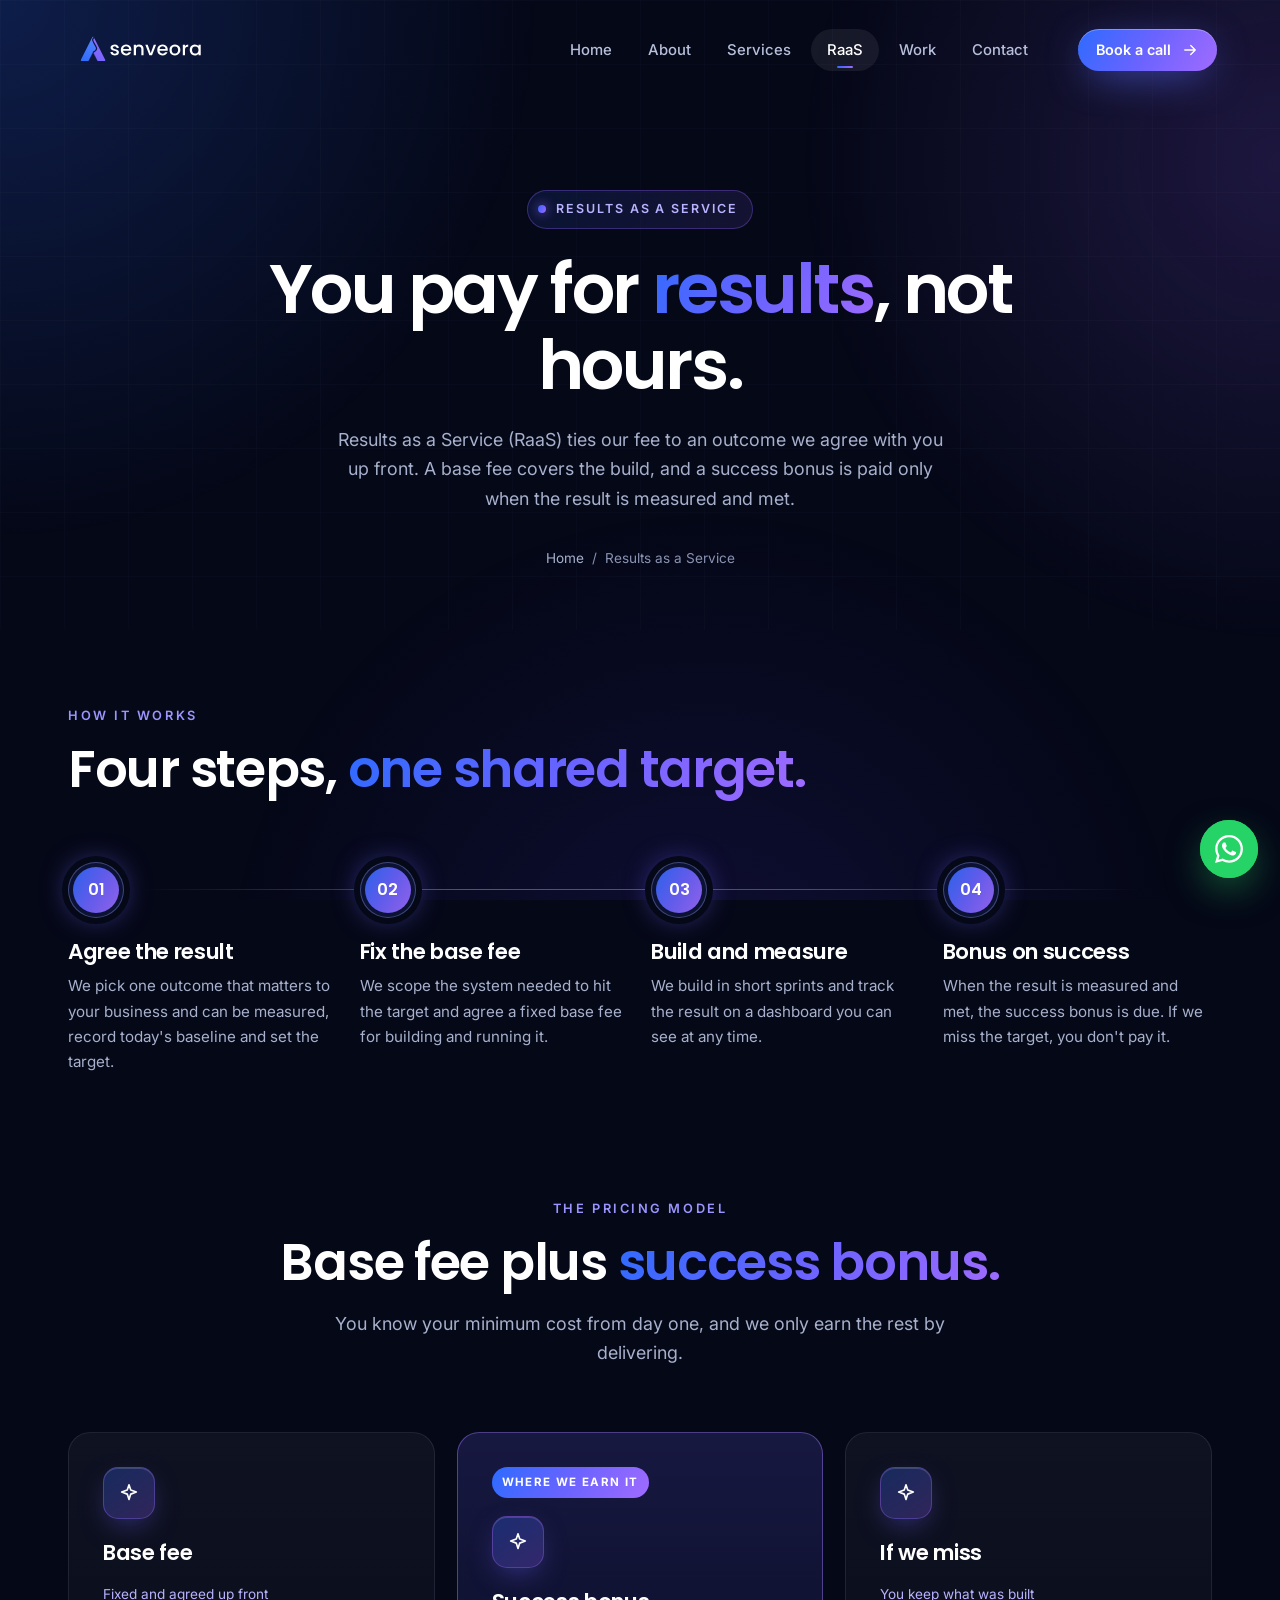
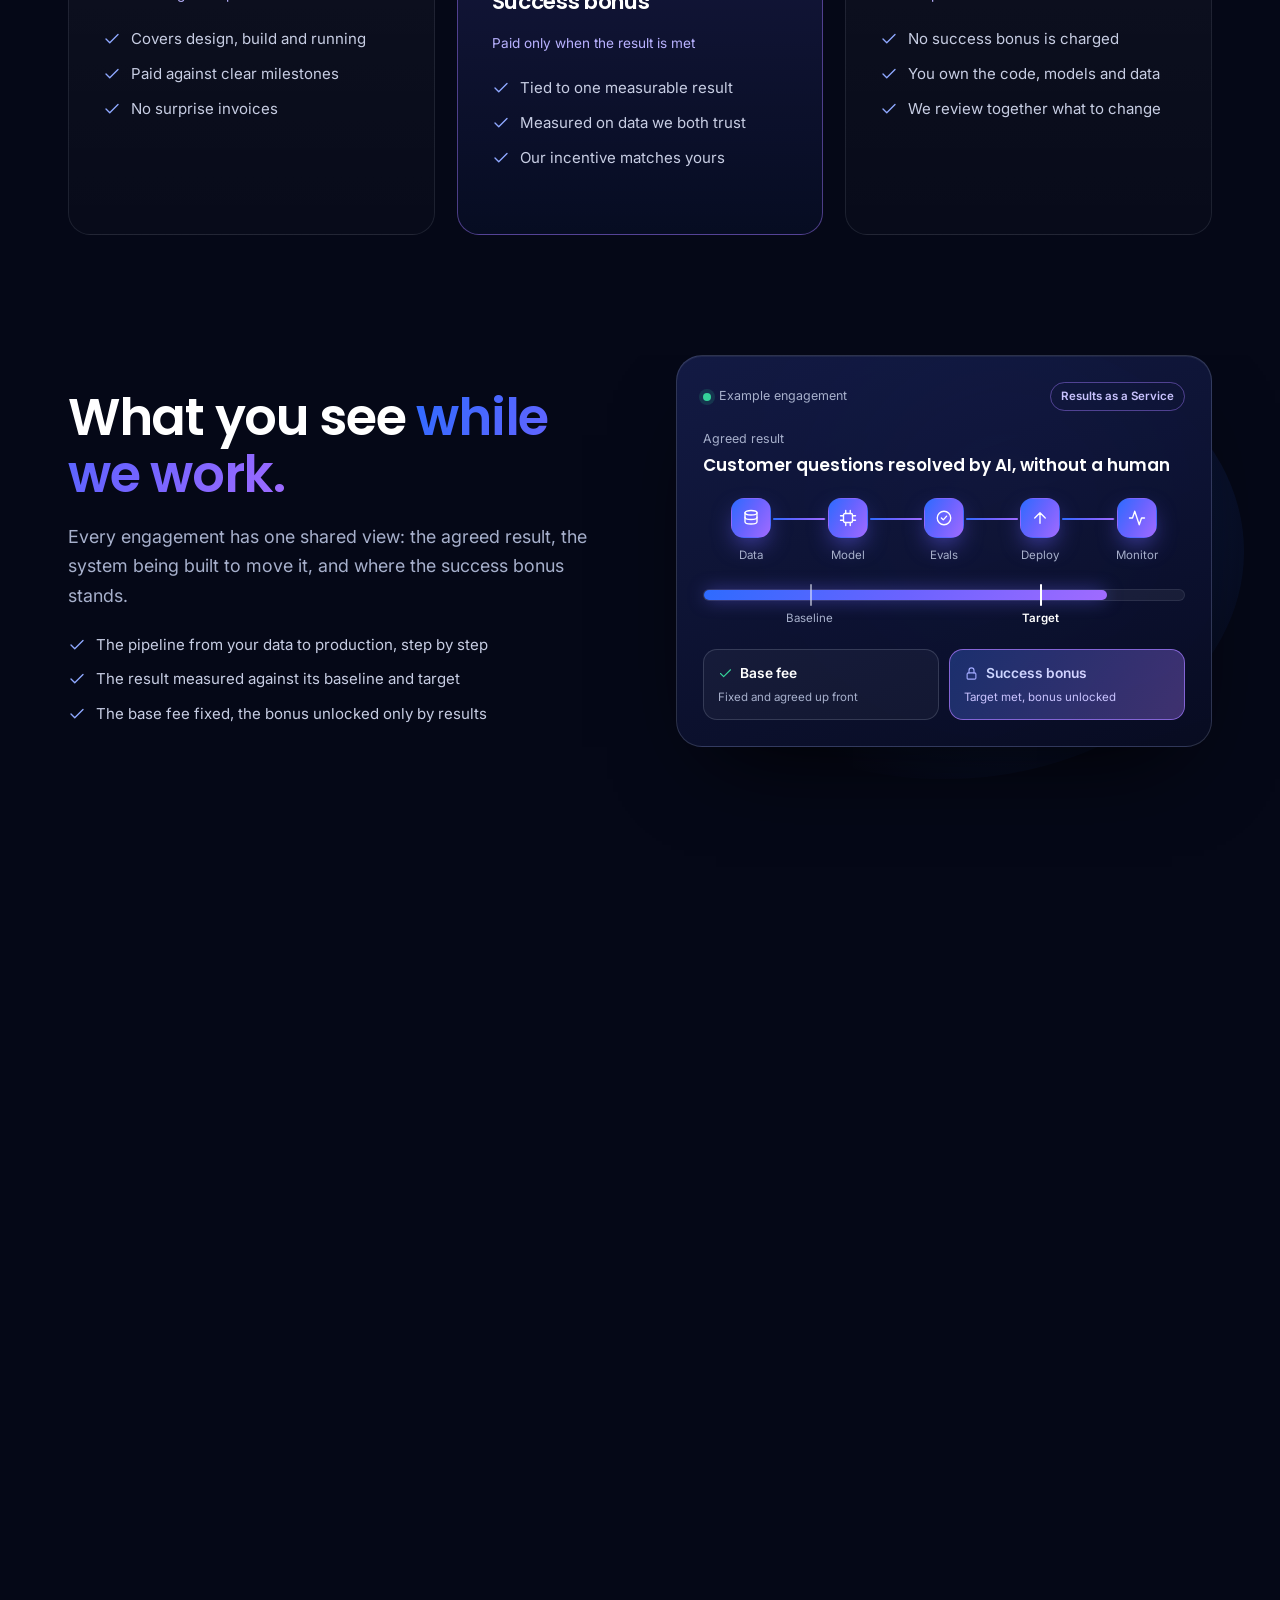
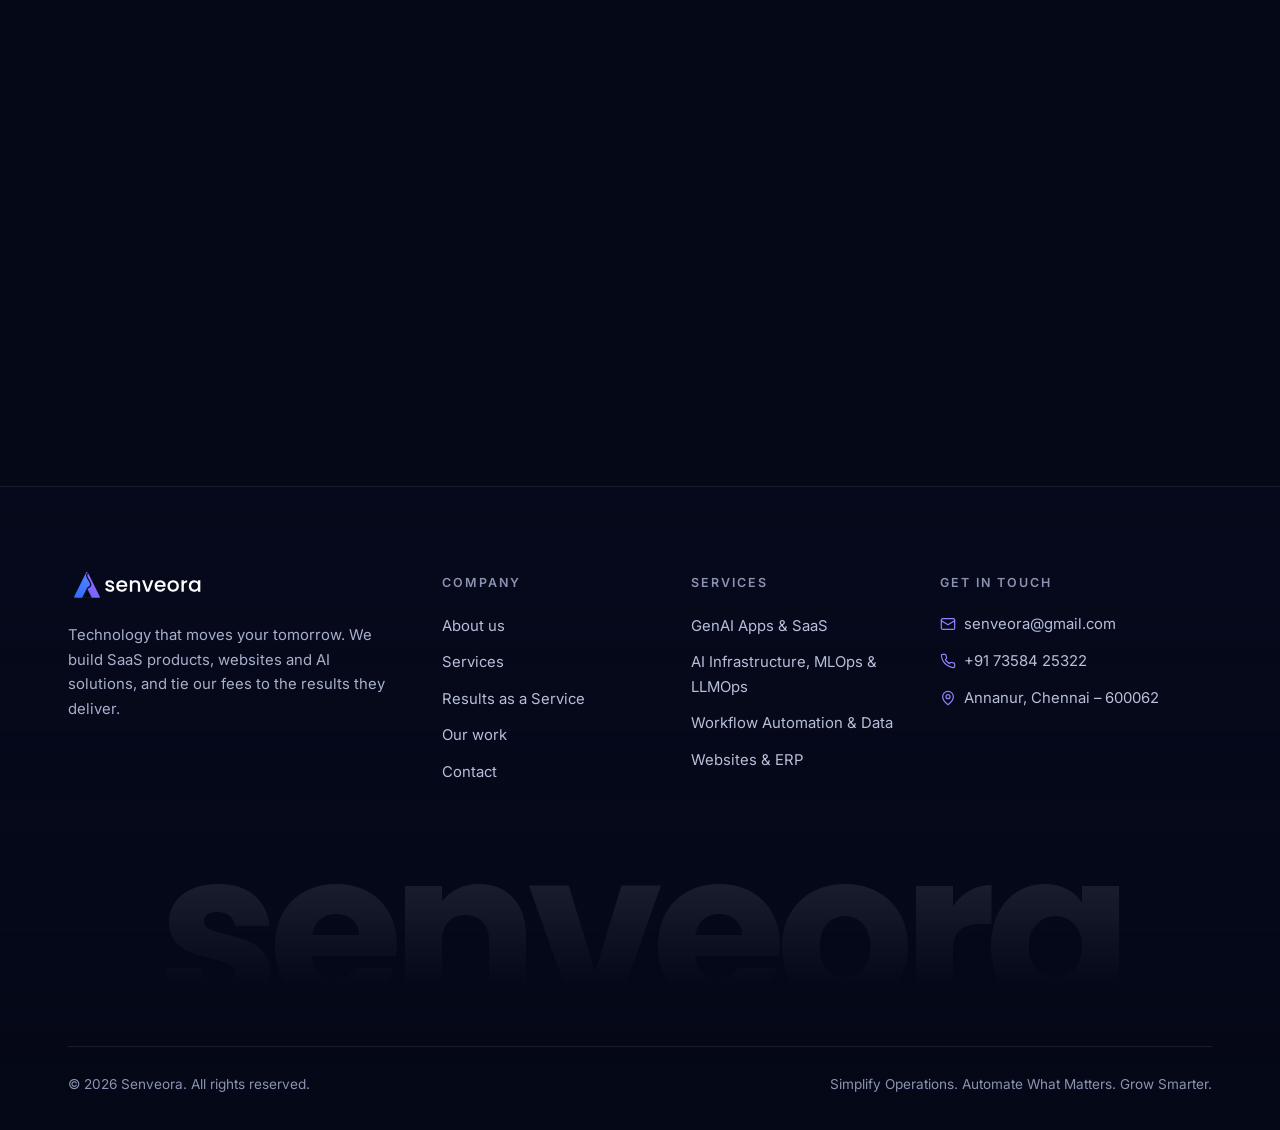
<file: raas.html>
<!DOCTYPE html>
<html lang="en">
<head>
<meta charset="utf-8">
<meta name="viewport" content="width=device-width, initial-scale=1">
<title>Results as a Service (RaaS) — Base Fee Plus Success Bonus | Senveora</title>
<meta name="description" content="With Senveora's Results as a Service, we agree a measurable AI result up front. You pay a base fee for the build and a success bonus only when the result is met.">
<link rel="canonical" href="https://senveora-website.vercel.app/raas">
<meta property="og:type" content="website">
<meta property="og:site_name" content="Senveora">
<meta property="og:title" content="Results as a Service (RaaS) — Base Fee Plus Success Bonus | Senveora">
<meta property="og:description" content="With Senveora's Results as a Service, we agree a measurable AI result up front. You pay a base fee for the build and a success bonus only when the result is met.">
<meta property="og:url" content="https://senveora-website.vercel.app/raas">
<meta property="og:image" content="https://senveora-website.vercel.app/og-image.png">
<meta property="og:image:width" content="1200">
<meta property="og:image:height" content="630">
<meta property="og:image:alt" content="Senveora — AI engineering, paid on results">
<meta name="twitter:card" content="summary_large_image">
<meta name="theme-color" content="#050817">
<link rel="apple-touch-icon" href="/apple-touch-icon.png">
<link rel="icon" type="image/png" href="/favicon.png">
<link rel="icon" type="image/svg+xml" href="[data-uri]">
<link rel="preconnect" href="https://fonts.googleapis.com">
<link rel="preconnect" href="https://fonts.gstatic.com" crossorigin>
<link href="https://fonts.googleapis.com/css2?family=Inter:wght@400;500;600&family=Poppins:wght@500;600;700&display=swap" rel="stylesheet">
<link rel="stylesheet" href="/styles.css">
<link rel="stylesheet" href="/visuals.css">
</head>
<body class=" js-off">
<div class="bg-fx" aria-hidden="true"><div class="blob b1"></div><div class="blob b2"></div><div class="blob b3"></div><div class="noise"></div></div>
<header class="nav" id="nav">
  <div class="nav-inner container">
    <a class="brand" href="/" aria-label="Senveora home"><img src="[data-uri]" alt="senveora" width="133" height="36"></a>
    <nav class="nav-links" aria-label="Main">
      <a href="/" data-nav="home" class="">Home</a>
      <a href="/about" data-nav="about" class="">About</a>
      <a href="/services" data-nav="services" class="">Services</a>
      <a href="/raas" data-nav="raas" class="is-active">RaaS</a>
      <a href="/work" data-nav="work" class="">Work</a>
      <a href="/contact" data-nav="contact" class="">Contact</a>
      <a class="btn btn-primary m-cta" href="https://wa.me/917358425322?text=Hi%20Senveora%2C%20I%27d%20like%20to%20book%20a%20call." target="_blank" rel="noopener">Book a call <svg class="i" viewBox="0 0 24 24" fill="none" stroke="currentColor" stroke-width="1.8" stroke-linecap="round" stroke-linejoin="round" aria-hidden="true"><path d="M5 12h14M13 6l6 6-6 6"/></svg></a>
    </nav>
    <a class="btn btn-sm btn-primary nav-cta" href="https://wa.me/917358425322?text=Hi%20Senveora%2C%20I%27d%20like%20to%20book%20a%20call." target="_blank" rel="noopener">Book a call <svg class="i" viewBox="0 0 24 24" fill="none" stroke="currentColor" stroke-width="1.8" stroke-linecap="round" stroke-linejoin="round" aria-hidden="true"><path d="M5 12h14M13 6l6 6-6 6"/></svg></a>
    <button class="nav-toggle" aria-label="Open menu" aria-expanded="false"><svg class="i" viewBox="0 0 24 24" fill="none" stroke="currentColor" stroke-width="1.8" stroke-linecap="round" stroke-linejoin="round" aria-hidden="true"><path d="M4 7h16M4 12h16M4 17h16"/></svg></button>
  </div>
</header>

<main class="page" data-page="raas">
<section class="page-hero">
  <div class="container">
    <span class="eyebrow reveal"><span class="dot"></span>Results as a Service</span>
    <h1 class="reveal" style="--d:.08s">You pay for <span class="grad-text">results</span>, not hours.</h1>
    <p class="lead reveal" style="--d:.16s">Results as a Service (RaaS) ties our fee to an outcome we agree with you up front. A base fee covers the build, and a success bonus is paid only when the result is measured and met.</p>
    <div class="crumbs reveal" style="--d:.24s"><a href="/">Home</a> / <span>Results as a Service</span></div>
  </div>
</section>

<!-- How it works -->
<section class="section" style="padding-top:40px">
  <div class="container">
    <div class="section-head reveal">
      <span class="kicker">How it works</span>
      <h2>Four steps, <span class="grad-text">one shared target.</span></h2>
    </div>
    <div class="process">
      <div class="step reveal"><span class="badge">01</span><h3>Agree the result</h3><p>We pick one outcome that matters to your business and can be measured, record today's baseline and set the target.</p></div>
      <div class="step reveal" style="--d:.1s"><span class="badge">02</span><h3>Fix the base fee</h3><p>We scope the system needed to hit the target and agree a fixed base fee for building and running it.</p></div>
      <div class="step reveal" style="--d:.2s"><span class="badge">03</span><h3>Build and measure</h3><p>We build in short sprints and track the result on a dashboard you can see at any time.</p></div>
      <div class="step reveal" style="--d:.3s"><span class="badge">04</span><h3>Bonus on success</h3><p>When the result is measured and met, the success bonus is due. If we miss the target, you don't pay it.</p></div>
    </div>
  </div>
</section>

<!-- Pricing model -->
<section class="section" style="padding-top:0">
  <div class="container">
    <div class="section-head center reveal">
      <span class="kicker">The pricing model</span>
      <h2>Base fee plus <span class="grad-text">success bonus.</span></h2>
      <p class="lead">You know your minimum cost from day one, and we only earn the rest by delivering.</p>
    </div>
    <div class="grid-3">
      <article class="card spot plan reveal">
        <div class="icon-box"><svg class="i" viewBox="0 0 24 24" fill="none" stroke="currentColor" stroke-width="1.8" stroke-linecap="round" stroke-linejoin="round" aria-hidden="true"><path d="M12 3l1.9 5.8L20 11l-6.1 2.2L12 19l-1.9-5.8L4 11l6.1-2.2z"/></svg></div>
        <h3>Base fee</h3>
        <p class="best">Fixed and agreed up front</p>
        <ul class="checks">
          <li><svg class="i" viewBox="0 0 24 24" fill="none" stroke="currentColor" stroke-width="1.8" stroke-linecap="round" stroke-linejoin="round" aria-hidden="true"><path d="M20 6 9 17l-5-5"/></svg>Covers design, build and running</li>
          <li><svg class="i" viewBox="0 0 24 24" fill="none" stroke="currentColor" stroke-width="1.8" stroke-linecap="round" stroke-linejoin="round" aria-hidden="true"><path d="M20 6 9 17l-5-5"/></svg>Paid against clear milestones</li>
          <li><svg class="i" viewBox="0 0 24 24" fill="none" stroke="currentColor" stroke-width="1.8" stroke-linecap="round" stroke-linejoin="round" aria-hidden="true"><path d="M20 6 9 17l-5-5"/></svg>No surprise invoices</li>
        </ul>
      </article>
      <article class="card spot plan featured reveal" style="--d:.1s">
        <span class="pill">Where we earn it</span>
        <div class="icon-box"><svg class="i" viewBox="0 0 24 24" fill="none" stroke="currentColor" stroke-width="1.8" stroke-linecap="round" stroke-linejoin="round" aria-hidden="true"><path d="M12 3l1.9 5.8L20 11l-6.1 2.2L12 19l-1.9-5.8L4 11l6.1-2.2z"/></svg></div>
        <h3>Success bonus</h3>
        <p class="best">Paid only when the result is met</p>
        <ul class="checks">
          <li><svg class="i" viewBox="0 0 24 24" fill="none" stroke="currentColor" stroke-width="1.8" stroke-linecap="round" stroke-linejoin="round" aria-hidden="true"><path d="M20 6 9 17l-5-5"/></svg>Tied to one measurable result</li>
          <li><svg class="i" viewBox="0 0 24 24" fill="none" stroke="currentColor" stroke-width="1.8" stroke-linecap="round" stroke-linejoin="round" aria-hidden="true"><path d="M20 6 9 17l-5-5"/></svg>Measured on data we both trust</li>
          <li><svg class="i" viewBox="0 0 24 24" fill="none" stroke="currentColor" stroke-width="1.8" stroke-linecap="round" stroke-linejoin="round" aria-hidden="true"><path d="M20 6 9 17l-5-5"/></svg>Our incentive matches yours</li>
        </ul>
      </article>
      <article class="card spot plan reveal" style="--d:.2s">
        <div class="icon-box"><svg class="i" viewBox="0 0 24 24" fill="none" stroke="currentColor" stroke-width="1.8" stroke-linecap="round" stroke-linejoin="round" aria-hidden="true"><path d="M12 3l1.9 5.8L20 11l-6.1 2.2L12 19l-1.9-5.8L4 11l6.1-2.2z"/></svg></div>
        <h3>If we miss</h3>
        <p class="best">You keep what was built</p>
        <ul class="checks">
          <li><svg class="i" viewBox="0 0 24 24" fill="none" stroke="currentColor" stroke-width="1.8" stroke-linecap="round" stroke-linejoin="round" aria-hidden="true"><path d="M20 6 9 17l-5-5"/></svg>No success bonus is charged</li>
          <li><svg class="i" viewBox="0 0 24 24" fill="none" stroke="currentColor" stroke-width="1.8" stroke-linecap="round" stroke-linejoin="round" aria-hidden="true"><path d="M20 6 9 17l-5-5"/></svg>You own the code, models and data</li>
          <li><svg class="i" viewBox="0 0 24 24" fill="none" stroke="currentColor" stroke-width="1.8" stroke-linecap="round" stroke-linejoin="round" aria-hidden="true"><path d="M20 6 9 17l-5-5"/></svg>We review together what to change</li>
        </ul>
      </article>
    </div>
  </div>
</section>

<!-- During an engagement -->
<section class="section" style="padding-top:0">
  <div class="container split">
    <div class="reveal">
      <h2>What you see <span class="grad-text">while we work.</span></h2>
      <p class="lead">Every engagement has one shared view: the agreed result, the system being built to move it, and where the success bonus stands.</p>
      <ul class="checks">
        <li><svg class="i" viewBox="0 0 24 24" fill="none" stroke="currentColor" stroke-width="1.8" stroke-linecap="round" stroke-linejoin="round" aria-hidden="true"><path d="M20 6 9 17l-5-5"/></svg>The pipeline from your data to production, step by step</li>
        <li><svg class="i" viewBox="0 0 24 24" fill="none" stroke="currentColor" stroke-width="1.8" stroke-linecap="round" stroke-linejoin="round" aria-hidden="true"><path d="M20 6 9 17l-5-5"/></svg>The result measured against its baseline and target</li>
        <li><svg class="i" viewBox="0 0 24 24" fill="none" stroke="currentColor" stroke-width="1.8" stroke-linecap="round" stroke-linejoin="round" aria-hidden="true"><path d="M20 6 9 17l-5-5"/></svg>The base fee fixed, the bonus unlocked only by results</li>
      </ul>
    </div>
    <div class="reveal" style="--d:.1s">
        <div class="eg" role="img" aria-label="Example engagement: a model pipeline feeds a result meter that climbs from baseline past the agreed target, which unlocks the success bonus">
          <div class="eg-glow"></div>
          <div class="eg-panel">
            <div class="eg-head"><span class="eg-live"><i></i>Example engagement</span><span class="eg-tag">Results as a Service</span></div>
            <div class="eg-result"><span>Agreed result</span><b>Customer questions resolved by AI, without a human</b></div>
            <div class="eg-pipe">
              <div class="eg-step" style="--i:0"><span class="eg-node"><svg class="i" viewBox="0 0 24 24" fill="none" stroke="currentColor" stroke-width="1.8" stroke-linecap="round" stroke-linejoin="round" aria-hidden="true"><ellipse cx="12" cy="5" rx="8" ry="3"/><path d="M4 5v6c0 1.7 3.6 3 8 3s8-1.3 8-3V5"/><path d="M4 11v6c0 1.7 3.6 3 8 3s8-1.3 8-3v-6"/></svg></span>Data</div>
              <div class="eg-step" style="--i:1"><span class="eg-node"><svg class="i" viewBox="0 0 24 24" fill="none" stroke="currentColor" stroke-width="1.8" stroke-linecap="round" stroke-linejoin="round" aria-hidden="true"><rect x="6" y="6" width="12" height="12" rx="2"/><path d="M9 2v4M15 2v4M9 18v4M15 18v4M2 9h4M2 15h4M18 9h4M18 15h4"/></svg></span>Model</div>
              <div class="eg-step" style="--i:2"><span class="eg-node"><svg class="i" viewBox="0 0 24 24" fill="none" stroke="currentColor" stroke-width="1.8" stroke-linecap="round" stroke-linejoin="round" aria-hidden="true"><circle cx="12" cy="12" r="9"/><path d="m8.5 12 2.5 2.5 4.5-5"/></svg></span>Evals</div>
              <div class="eg-step" style="--i:3"><span class="eg-node"><svg class="i" viewBox="0 0 24 24" fill="none" stroke="currentColor" stroke-width="1.8" stroke-linecap="round" stroke-linejoin="round" aria-hidden="true"><path d="M12 19V5M5 12l7-7 7 7"/></svg></span>Deploy</div>
              <div class="eg-step" style="--i:4"><span class="eg-node"><svg class="i" viewBox="0 0 24 24" fill="none" stroke="currentColor" stroke-width="1.8" stroke-linecap="round" stroke-linejoin="round" aria-hidden="true"><path d="M22 12h-4l-3 9L9 3l-3 9H2"/></svg></span>Monitor</div>
            </div>
            <div class="eg-meter">
              <div class="eg-track"><span class="eg-fill"></span><i class="eg-mark" style="left:22%"></i><i class="eg-mark target" style="left:70%"></i></div>
              <div class="eg-scale"><span style="left:22%">Baseline</span><span class="t" style="left:70%">Target</span></div>
            </div>
            <div class="eg-fee">
              <div class="eg-seg base"><b><svg class="i" viewBox="0 0 24 24" fill="none" stroke="currentColor" stroke-width="1.8" stroke-linecap="round" stroke-linejoin="round" aria-hidden="true"><path d="M20 6 9 17l-5-5"/></svg>Base fee</b><small>Fixed and agreed up front</small></div>
              <div class="eg-seg bonus"><b><svg class="i" viewBox="0 0 24 24" fill="none" stroke="currentColor" stroke-width="1.8" stroke-linecap="round" stroke-linejoin="round" aria-hidden="true"><rect x="5" y="11" width="14" height="10" rx="2"/><path d="M8 11V7a4 4 0 0 1 8 0v4"/></svg>Success bonus</b><small class="eg-swap"><span class="off">Paid only if the target is met</span><span class="on">Target met, bonus unlocked</span></small></div>
            </div>
          </div>
        </div>
    </div>
  </div>
</section>
<!-- Example results -->
<section class="section" style="padding-top:0">
  <div class="container split">
    <div class="reveal">
      <span class="kicker">Results we work towards</span>
      <h2>Outcomes you can <span class="grad-text">measure.</span></h2>
      <p class="lead">A good RaaS result is specific, owned by your business and measurable from data we can both see. Typical examples:</p>
      <ul class="checks">
        <li><svg class="i" viewBox="0 0 24 24" fill="none" stroke="currentColor" stroke-width="1.8" stroke-linecap="round" stroke-linejoin="round" aria-hidden="true"><path d="M20 6 9 17l-5-5"/></svg>Hours of manual work saved each month by an automation</li>
        <li><svg class="i" viewBox="0 0 24 24" fill="none" stroke="currentColor" stroke-width="1.8" stroke-linecap="round" stroke-linejoin="round" aria-hidden="true"><path d="M20 6 9 17l-5-5"/></svg>Share of questions an AI assistant resolves without a human</li>
        <li><svg class="i" viewBox="0 0 24 24" fill="none" stroke="currentColor" stroke-width="1.8" stroke-linecap="round" stroke-linejoin="round" aria-hidden="true"><path d="M20 6 9 17l-5-5"/></svg>Time to release a new model or prompt to production</li>
        <li><svg class="i" viewBox="0 0 24 24" fill="none" stroke="currentColor" stroke-width="1.8" stroke-linecap="round" stroke-linejoin="round" aria-hidden="true"><path d="M20 6 9 17l-5-5"/></svg>Cost per AI request, or monthly cloud spend for AI</li>
        <li><svg class="i" viewBox="0 0 24 24" fill="none" stroke="currentColor" stroke-width="1.8" stroke-linecap="round" stroke-linejoin="round" aria-hidden="true"><path d="M20 6 9 17l-5-5"/></svg>Launch of a GenAI SaaS product to its first users</li>
      </ul>
    </div>
    <div class="reveal" style="--d:.1s">
      <div class="faq">
        <details open><summary>What if the result can't be measured?<span class="pm"><svg class="i" viewBox="0 0 24 24" fill="none" stroke="currentColor" stroke-width="1.8" stroke-linecap="round" stroke-linejoin="round" aria-hidden="true"><path d="M12 5v14M5 12h14"/></svg></span></summary><div class="ans">Then RaaS isn't the right fit, and we'll suggest a fixed-scope project or managed service instead. We only offer RaaS when the result can be measured fairly.</div></details>
        <details><summary>Who measures the result?<span class="pm"><svg class="i" viewBox="0 0 24 24" fill="none" stroke="currentColor" stroke-width="1.8" stroke-linecap="round" stroke-linejoin="round" aria-hidden="true"><path d="M12 5v14M5 12h14"/></svg></span></summary><div class="ans">We agree the data source and method before we start, and the result is shown on a dashboard you can see. Nothing depends on numbers only we control.</div></details>
        <details><summary>How big is the success bonus?<span class="pm"><svg class="i" viewBox="0 0 24 24" fill="none" stroke="currentColor" stroke-width="1.8" stroke-linecap="round" stroke-linejoin="round" aria-hidden="true"><path d="M12 5v14M5 12h14"/></svg></span></summary><div class="ans">It depends on the value of the result to your business. We propose the base fee and bonus together, so you can see the full picture before you commit.</div></details>
        <details><summary>Do I own what you build?<span class="pm"><svg class="i" viewBox="0 0 24 24" fill="none" stroke="currentColor" stroke-width="1.8" stroke-linecap="round" stroke-linejoin="round" aria-hidden="true"><path d="M12 5v14M5 12h14"/></svg></span></summary><div class="ans">Yes. The code, models, pipelines and data belong to you, whether or not the bonus is paid.</div></details>
      </div>
    </div>
  </div>
</section>

<section class="section-sm">
  <div class="container">
    <div class="cta-band reveal">
      <h2>Let's agree the <span class="grad-text">result</span>, then build it.</h2>
      <p class="lead">Tell us what you want AI to improve. We'll come back with a result, a base fee and a success bonus.</p>
      <div class="btn-row">
        <a class="btn btn-primary" href="/contact">Propose a result <svg class="i" viewBox="0 0 24 24" fill="none" stroke="currentColor" stroke-width="1.8" stroke-linecap="round" stroke-linejoin="round" aria-hidden="true"><path d="M5 12h14M13 6l6 6-6 6"/></svg></a>
        <a class="btn btn-wa" href="https://wa.me/917358425322?text=Hi%20Senveora%2C%20I%27d%20like%20to%20talk%20about%20Results%20as%20a%20Service." target="_blank" rel="noopener">Chat on WhatsApp</a>
      </div>
    </div>
  </div>
</section>

</main>
<footer class="footer">
  <div class="container">
    <div class="footer-grid">
      <div>
        <a class="brand" href="/" aria-label="Senveora home"><img src="[data-uri]" alt="senveora" width="140" height="38"></a>
        <p>Technology that moves your tomorrow. We build SaaS products, websites and AI solutions, and tie our fees to the results they deliver.</p>
        
      </div>
      <div>
        <h5>Company</h5>
        <ul>
          <li><a href="/about">About us</a></li>
          <li><a href="/services">Services</a></li>
          <li><a href="/raas">Results as a Service</a></li>
          <li><a href="/work">Our work</a></li>
          <li><a href="/contact">Contact</a></li>
        </ul>
      </div>
      <div>
        <h5>Services</h5>
        <ul>
          <li><a href="/services#svc-ai">GenAI Apps &amp; SaaS</a></li>
          <li><a href="/services#svc-cloud">AI Infrastructure, MLOps &amp; LLMOps</a></li>
          <li><a href="/services#svc-web">Workflow Automation &amp; Data</a></li>
          <li><a href="/services#svc-web">Websites &amp; ERP</a></li>
        </ul>
      </div>
      <div>
        <h5>Get in touch</h5>
        <ul>
          <li><a href="mailto:senveora@gmail.com"><svg class="i" viewBox="0 0 24 24" fill="none" stroke="currentColor" stroke-width="1.8" stroke-linecap="round" stroke-linejoin="round" aria-hidden="true"><rect x="2" y="4" width="20" height="16" rx="2"/><path d="m22 7-10 6L2 7"/></svg>senveora@gmail.com</a></li>
          <li><a href="tel:+917358425322"><svg class="i" viewBox="0 0 24 24" fill="none" stroke="currentColor" stroke-width="1.8" stroke-linecap="round" stroke-linejoin="round" aria-hidden="true"><path d="M22 16.92v3a2 2 0 0 1-2.18 2 19.79 19.79 0 0 1-8.63-3.07 19.5 19.5 0 0 1-6-6 19.79 19.79 0 0 1-3.07-8.67A2 2 0 0 1 4.11 2h3a2 2 0 0 1 2 1.72c.13.96.36 1.9.7 2.81a2 2 0 0 1-.45 2.11L8.09 9.91a16 16 0 0 0 6 6l1.27-1.27a2 2 0 0 1 2.11-.45c.91.34 1.85.57 2.81.7A2 2 0 0 1 22 16.92z"/></svg>+91 73584 25322</a></li>
          <li><span><svg class="i" viewBox="0 0 24 24" fill="none" stroke="currentColor" stroke-width="1.8" stroke-linecap="round" stroke-linejoin="round" aria-hidden="true"><path d="M20 10c0 6-8 12-8 12s-8-6-8-12a8 8 0 0 1 16 0z"/><circle cx="12" cy="10" r="3"/></svg>Annanur, Chennai – 600062</span></li>
        </ul>
      </div>
    </div>
    <div class="footer-big" aria-hidden="true">senveora</div>
    <div class="footer-bottom">
      <span>© <span data-year>2026</span> Senveora. All rights reserved.</span>
      <span>Simplify Operations. Automate What Matters. Grow Smarter.</span>
    </div>
  </div>
</footer>
<a class="wa-float" href="https://wa.me/917358425322?text=Hi%20Senveora%2C%20I%27d%20like%20to%20book%20a%20call." target="_blank" rel="noopener" aria-label="Chat on WhatsApp"><svg class="i" viewBox="0 0 24 24" fill="currentColor" aria-hidden="true"><path d="M17.47 14.38c-.3-.15-1.76-.87-2.03-.97-.27-.1-.47-.15-.67.15-.2.3-.77.97-.94 1.17-.17.2-.35.22-.64.07-.3-.15-1.26-.46-2.4-1.48-.89-.79-1.49-1.77-1.66-2.07-.17-.3-.02-.46.13-.61.13-.13.3-.35.45-.52.15-.17.2-.3.3-.5.1-.2.05-.37-.02-.52-.08-.15-.67-1.62-.92-2.22-.24-.58-.49-.5-.67-.51h-.57c-.2 0-.52.07-.79.37-.27.3-1.04 1.02-1.04 2.48s1.07 2.88 1.21 3.07c.15.2 2.1 3.2 5.08 4.49.71.31 1.26.49 1.69.63.71.22 1.36.19 1.87.12.57-.09 1.76-.72 2.01-1.41.25-.7.25-1.29.17-1.41-.07-.12-.27-.2-.57-.35zM12.05 21.8h-.01a9.87 9.87 0 0 1-5.03-1.38l-.36-.21-3.74.98 1-3.65-.24-.37a9.86 9.86 0 0 1-1.51-5.26c0-5.45 4.44-9.88 9.89-9.88 2.64 0 5.12 1.03 6.99 2.9a9.82 9.82 0 0 1 2.89 6.99c0 5.45-4.44 9.88-9.88 9.88zm8.41-18.3A11.81 11.81 0 0 0 12.05 0C5.5 0 .16 5.34.16 11.89c0 2.1.55 4.14 1.59 5.95L.06 24l6.3-1.65a11.88 11.88 0 0 0 5.68 1.45h.01c6.55 0 11.89-5.34 11.89-11.89 0-3.18-1.24-6.16-3.48-8.41z"/></svg></a>

<script src="/site.js"></script>
</body>
</html>
</file>
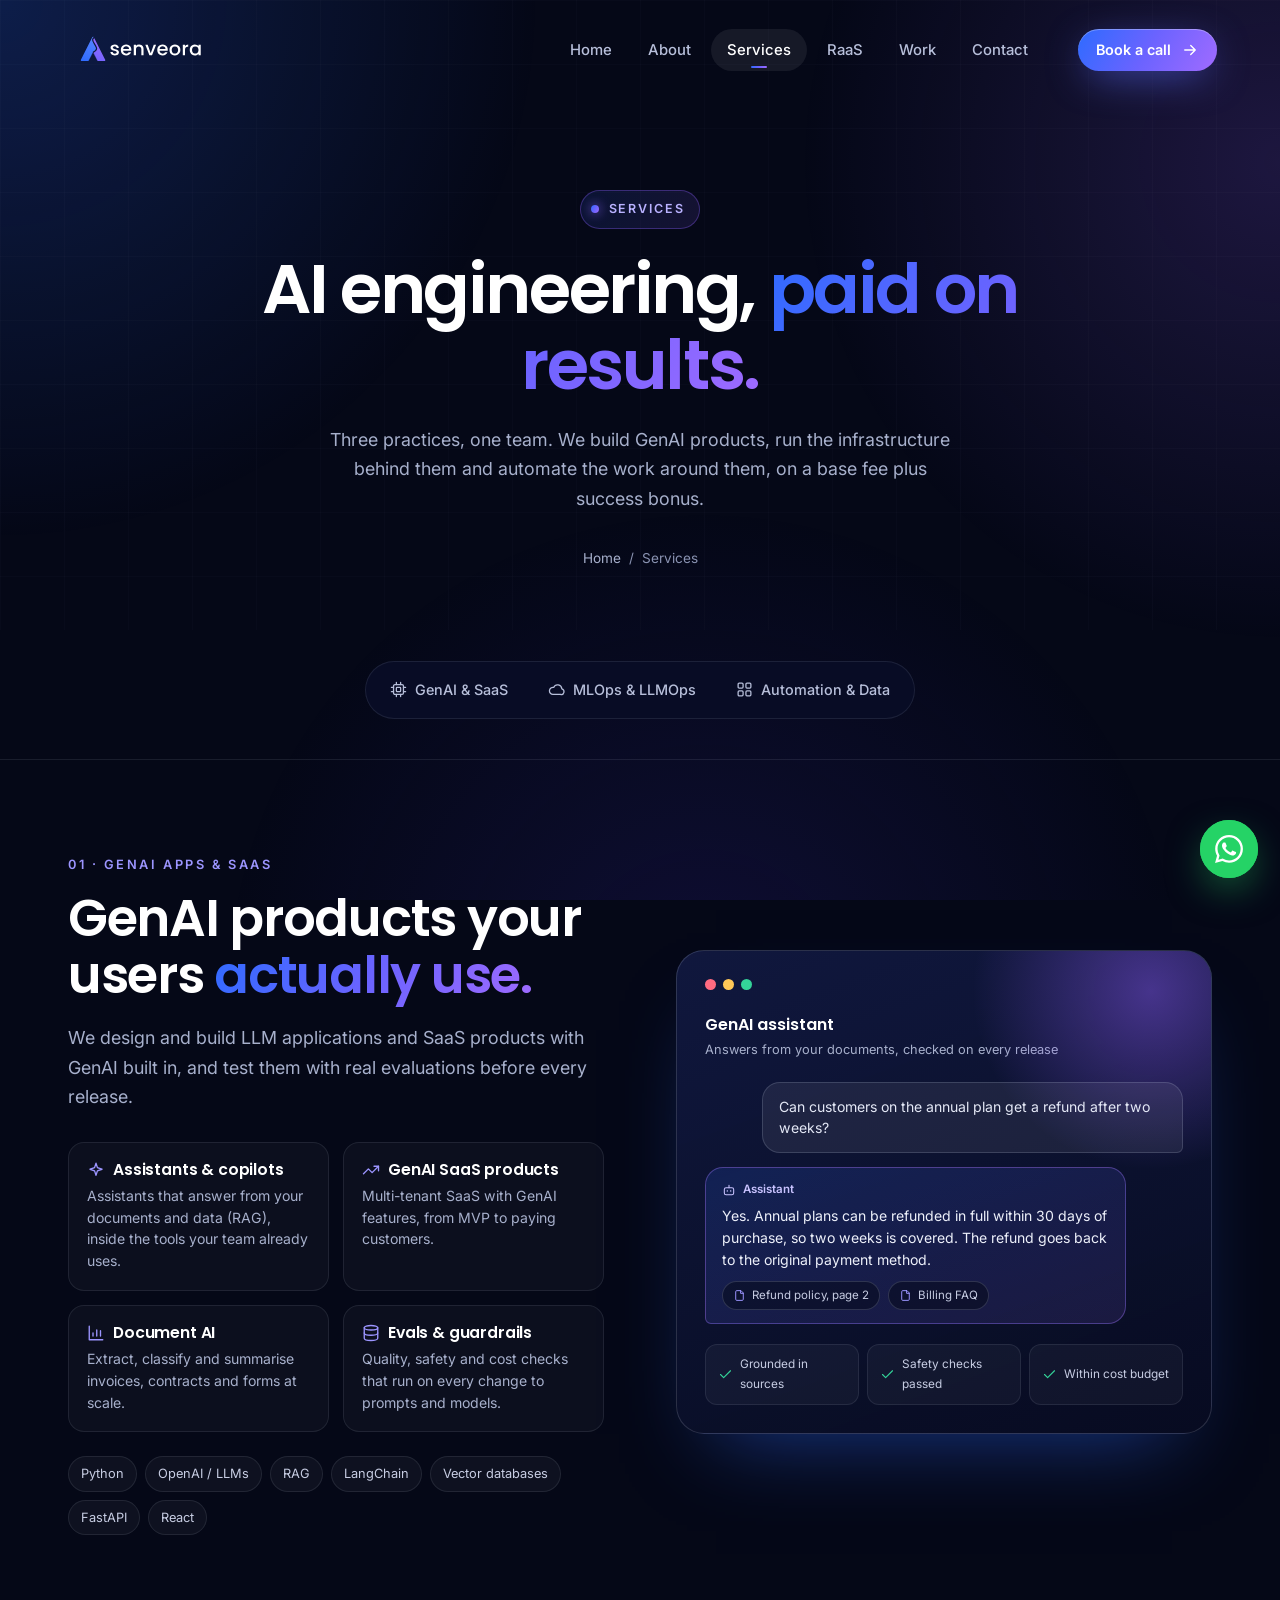
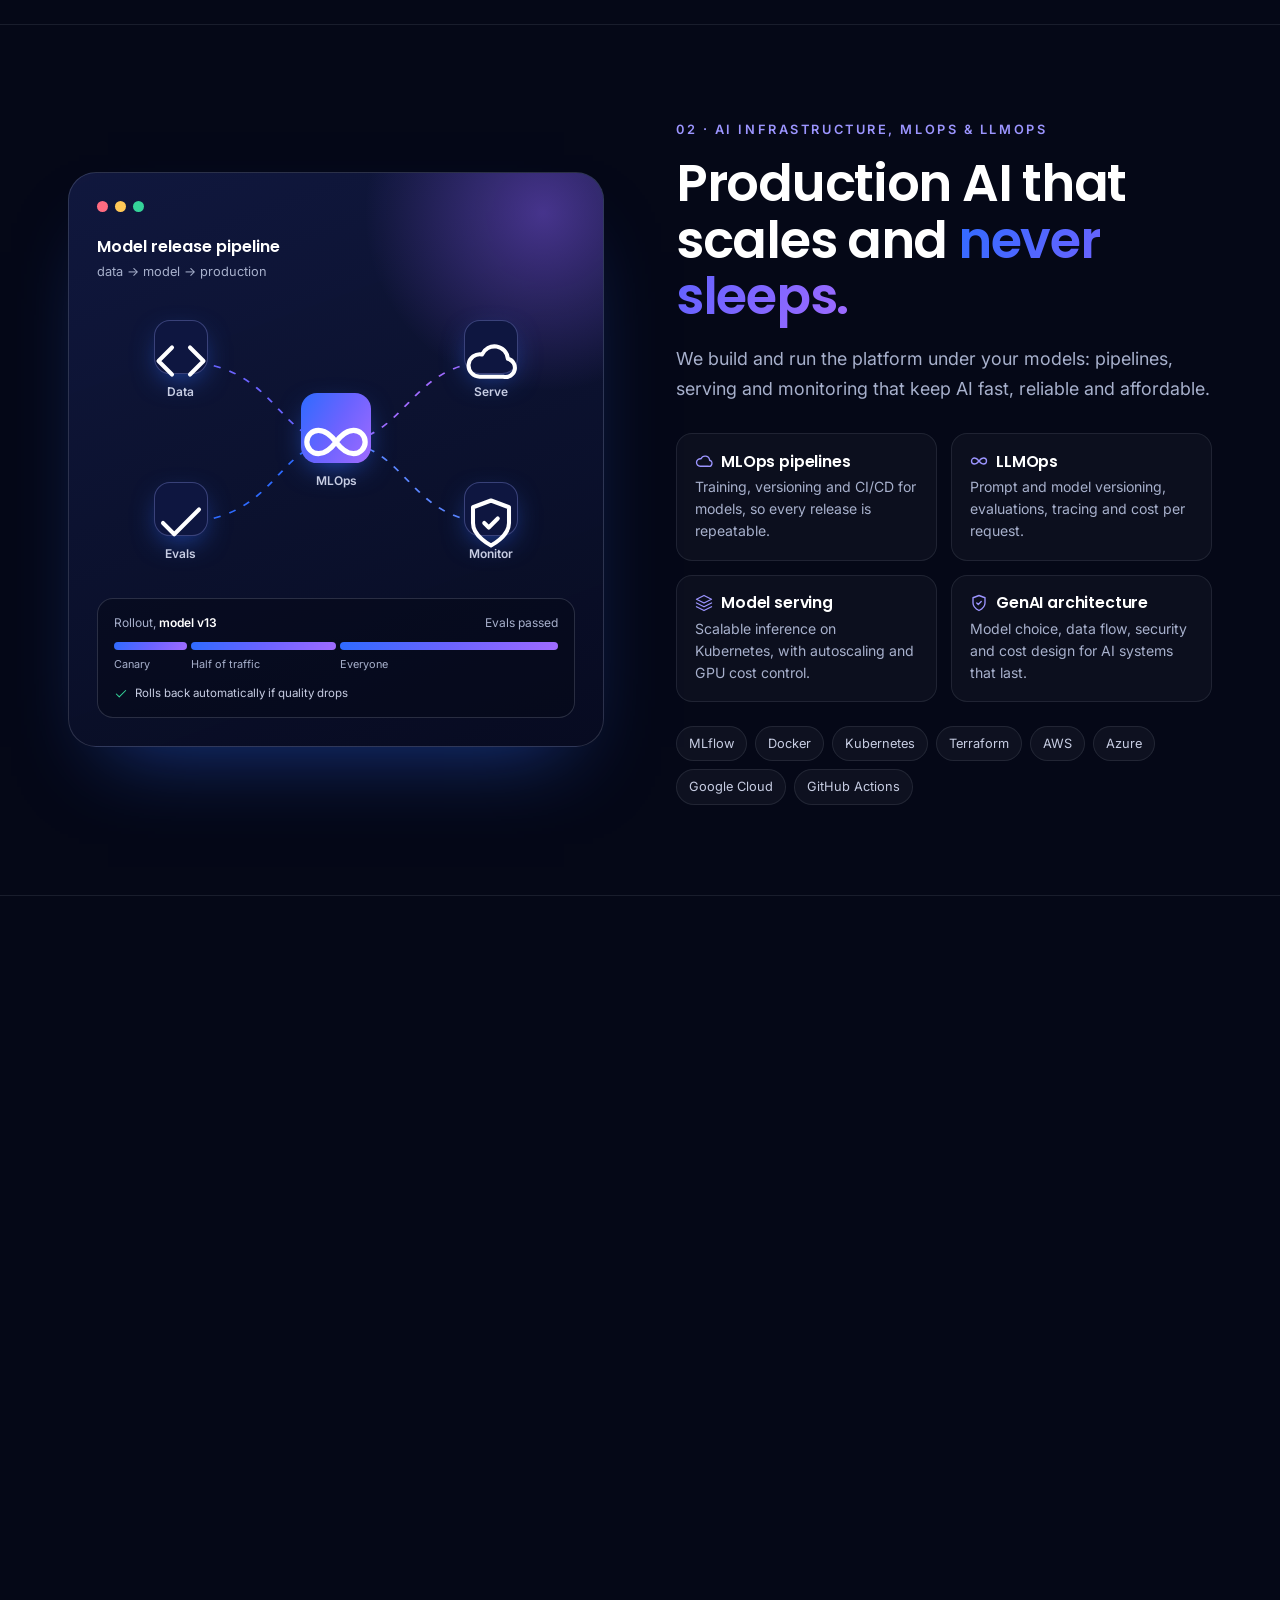
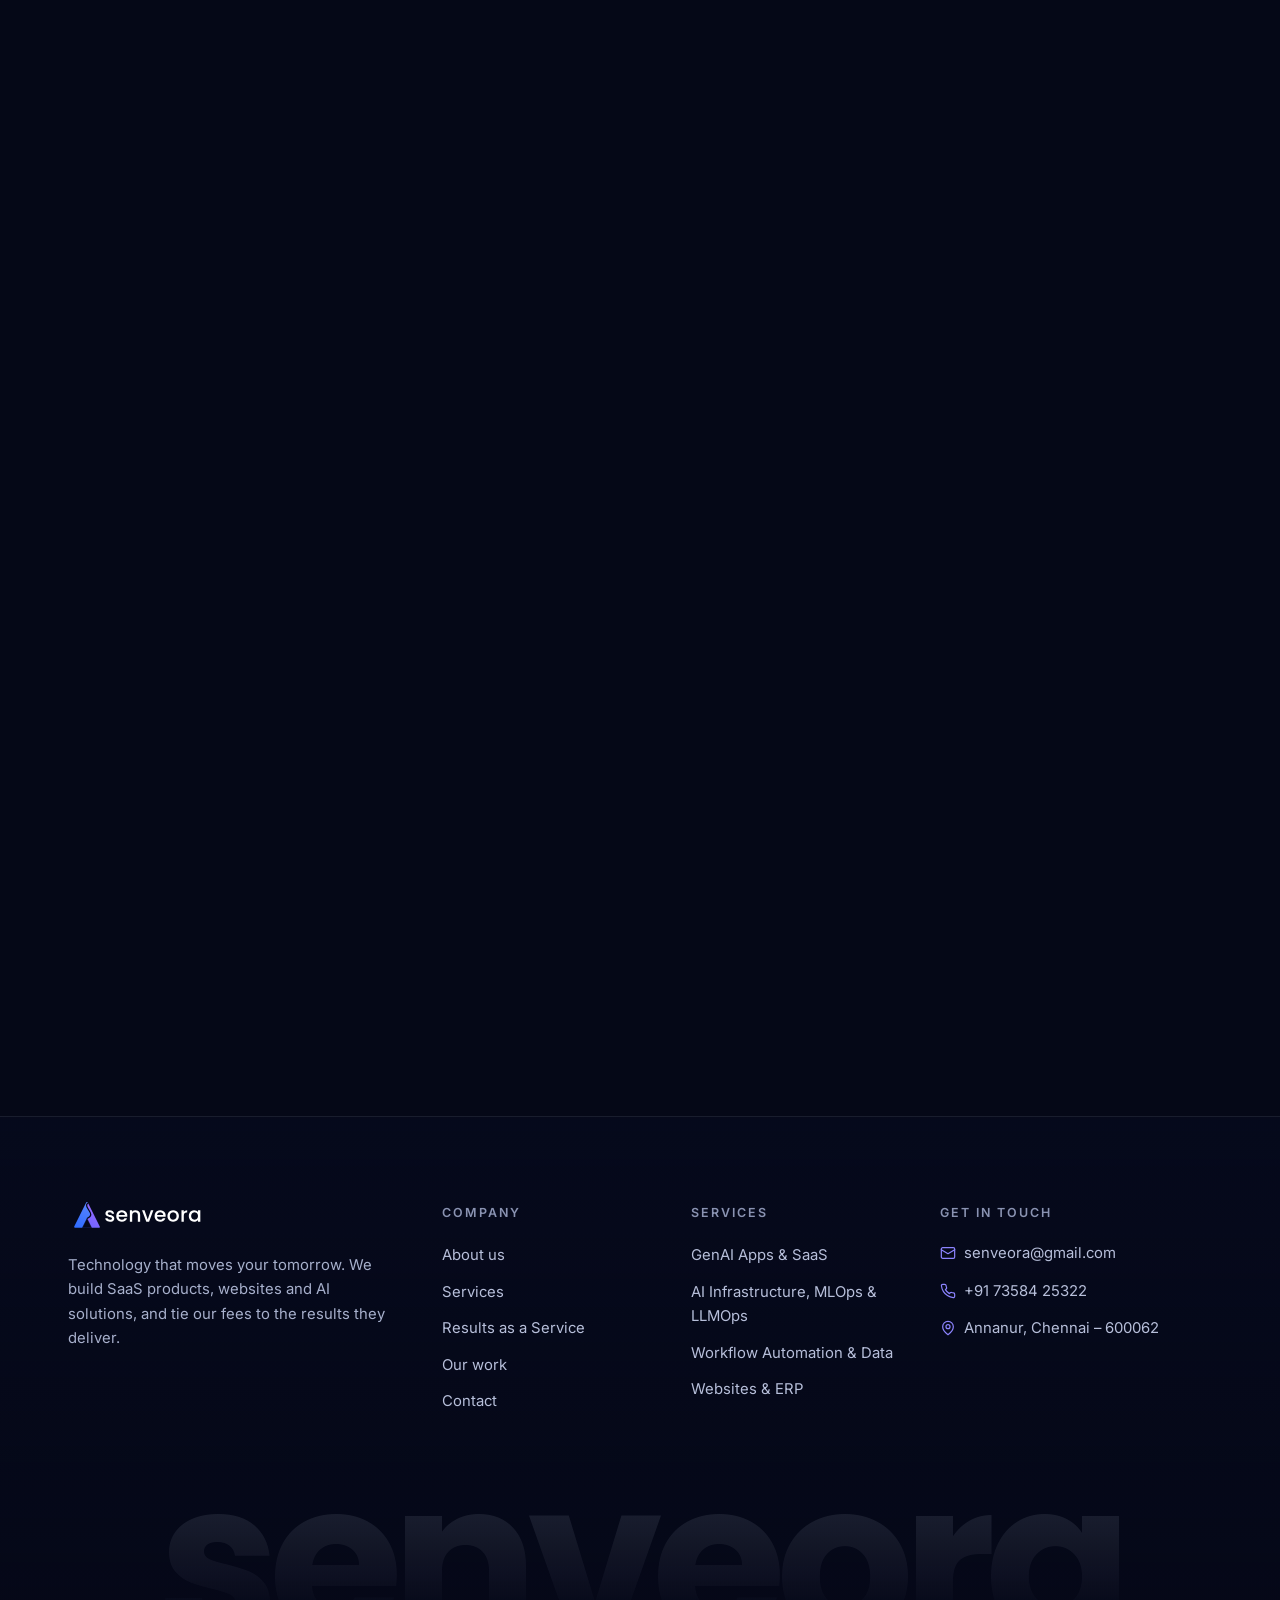
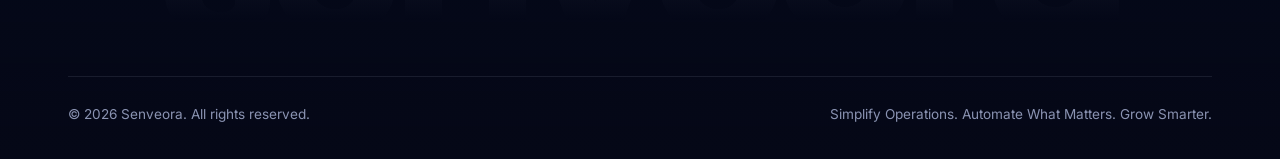
<file: services.html>
<!DOCTYPE html>
<html lang="en">
<head>
<meta charset="utf-8">
<meta name="viewport" content="width=device-width, initial-scale=1">
<title>Services — GenAI Apps, MLOps &amp; LLMOps, Workflow Automation | Senveora</title>
<meta name="description" content="GenAI applications and SaaS, AI infrastructure with MLOps and LLMOps, and workflow automation with data and dashboards, delivered on a base fee plus success bonus.">
<link rel="canonical" href="https://senveora-website.vercel.app/services">
<meta property="og:type" content="website">
<meta property="og:site_name" content="Senveora">
<meta property="og:title" content="Services — GenAI Apps, MLOps &amp; LLMOps, Workflow Automation | Senveora">
<meta property="og:description" content="GenAI applications and SaaS, AI infrastructure with MLOps and LLMOps, and workflow automation with data and dashboards, delivered on a base fee plus success bonus.">
<meta property="og:url" content="https://senveora-website.vercel.app/services">
<meta property="og:image" content="https://senveora-website.vercel.app/og-image.png">
<meta property="og:image:width" content="1200">
<meta property="og:image:height" content="630">
<meta property="og:image:alt" content="Senveora — AI engineering, paid on results">
<meta name="twitter:card" content="summary_large_image">
<meta name="theme-color" content="#050817">
<link rel="apple-touch-icon" href="/apple-touch-icon.png">
<link rel="icon" type="image/png" href="/favicon.png">
<link rel="icon" type="image/svg+xml" href="[data-uri]">
<link rel="preconnect" href="https://fonts.googleapis.com">
<link rel="preconnect" href="https://fonts.gstatic.com" crossorigin>
<link href="https://fonts.googleapis.com/css2?family=Inter:wght@400;500;600&family=Poppins:wght@500;600;700&display=swap" rel="stylesheet">
<link rel="stylesheet" href="/styles.css">
<link rel="stylesheet" href="/visuals.css">
</head>
<body class=" js-off">
<div class="bg-fx" aria-hidden="true"><div class="blob b1"></div><div class="blob b2"></div><div class="blob b3"></div><div class="noise"></div></div>
<header class="nav" id="nav">
  <div class="nav-inner container">
    <a class="brand" href="/" aria-label="Senveora home"><img src="[data-uri]" alt="senveora" width="133" height="36"></a>
    <nav class="nav-links" aria-label="Main">
      <a href="/" data-nav="home" class="">Home</a>
      <a href="/about" data-nav="about" class="">About</a>
      <a href="/services" data-nav="services" class="is-active">Services</a>
      <a href="/raas" data-nav="raas" class="">RaaS</a>
      <a href="/work" data-nav="work" class="">Work</a>
      <a href="/contact" data-nav="contact" class="">Contact</a>
      <a class="btn btn-primary m-cta" href="https://wa.me/917358425322?text=Hi%20Senveora%2C%20I%27d%20like%20to%20book%20a%20call." target="_blank" rel="noopener">Book a call <svg class="i" viewBox="0 0 24 24" fill="none" stroke="currentColor" stroke-width="1.8" stroke-linecap="round" stroke-linejoin="round" aria-hidden="true"><path d="M5 12h14M13 6l6 6-6 6"/></svg></a>
    </nav>
    <a class="btn btn-sm btn-primary nav-cta" href="https://wa.me/917358425322?text=Hi%20Senveora%2C%20I%27d%20like%20to%20book%20a%20call." target="_blank" rel="noopener">Book a call <svg class="i" viewBox="0 0 24 24" fill="none" stroke="currentColor" stroke-width="1.8" stroke-linecap="round" stroke-linejoin="round" aria-hidden="true"><path d="M5 12h14M13 6l6 6-6 6"/></svg></a>
    <button class="nav-toggle" aria-label="Open menu" aria-expanded="false"><svg class="i" viewBox="0 0 24 24" fill="none" stroke="currentColor" stroke-width="1.8" stroke-linecap="round" stroke-linejoin="round" aria-hidden="true"><path d="M4 7h16M4 12h16M4 17h16"/></svg></button>
  </div>
</header>

<main class="page" data-page="services">
<section class="page-hero">
  <div class="container">
    <span class="eyebrow reveal"><span class="dot"></span>Services</span>
    <h1 class="reveal" style="--d:.08s">AI engineering, <span class="grad-text">paid on results.</span></h1>
    <p class="lead reveal" style="--d:.16s">Three practices, one team. We build GenAI products, run the infrastructure behind them and automate the work around them, on a base fee plus success bonus.</p>
    <div class="crumbs reveal" style="--d:.24s"><a href="/">Home</a> / <span>Services</span></div>
  </div>
</section>

<div class="subnav">
  <div class="subnav-inner">
    <button data-scroll="svc-ai"><svg class="i" viewBox="0 0 24 24" fill="none" stroke="currentColor" stroke-width="1.8" stroke-linecap="round" stroke-linejoin="round" aria-hidden="true"><rect x="5" y="5" width="14" height="14" rx="2"/><rect x="9" y="9" width="6" height="6" rx="1"/><path d="M9 2v3M15 2v3M9 19v3M15 19v3M2 9h3M2 15h3M19 9h3M19 15h3"/></svg><span>GenAI &amp; SaaS</span></button>
    <button data-scroll="svc-cloud"><svg class="i" viewBox="0 0 24 24" fill="none" stroke="currentColor" stroke-width="1.8" stroke-linecap="round" stroke-linejoin="round" aria-hidden="true"><path d="M17.5 19H7a5 5 0 1 1 1.02-9.9A6 6 0 0 1 19.5 11a4 4 0 0 1-2 8z"/></svg><span>MLOps &amp; LLMOps</span></button>
    <button data-scroll="svc-web"><svg class="i" viewBox="0 0 24 24" fill="none" stroke="currentColor" stroke-width="1.8" stroke-linecap="round" stroke-linejoin="round" aria-hidden="true"><rect x="3" y="3" width="7" height="7" rx="1.5"/><rect x="14" y="3" width="7" height="7" rx="1.5"/><rect x="3" y="14" width="7" height="7" rx="1.5"/><rect x="14" y="14" width="7" height="7" rx="1.5"/></svg><span>Automation &amp; Data</span></button>
  </div>
</div>

<!-- AI -->
<section class="service-block" id="svc-ai">
  <div class="container split">
    <div class="reveal">
      <span class="kicker">01 · GenAI Apps &amp; SaaS</span>
      <h2>GenAI products your users <span class="grad-text">actually use.</span></h2>
      <p class="lead">We design and build LLM applications and SaaS products with GenAI built in, and test them with real evaluations before every release.</p>
      <div class="offer-grid">
        <div class="offer"><h4><svg class="i" viewBox="0 0 24 24" fill="none" stroke="currentColor" stroke-width="1.8" stroke-linecap="round" stroke-linejoin="round" aria-hidden="true"><path d="M12 3l1.9 5.8L20 11l-6.1 2.2L12 19l-1.9-5.8L4 11l6.1-2.2z"/></svg>Assistants &amp; copilots</h4><p>Assistants that answer from your documents and data (RAG), inside the tools your team already uses.</p></div>
        <div class="offer"><h4><svg class="i" viewBox="0 0 24 24" fill="none" stroke="currentColor" stroke-width="1.8" stroke-linecap="round" stroke-linejoin="round" aria-hidden="true"><path d="m22 7-8.5 8.5-5-5L2 17"/><path d="M16 7h6v6"/></svg>GenAI SaaS products</h4><p>Multi-tenant SaaS with GenAI features, from MVP to paying customers.</p></div>
        <div class="offer"><h4><svg class="i" viewBox="0 0 24 24" fill="none" stroke="currentColor" stroke-width="1.8" stroke-linecap="round" stroke-linejoin="round" aria-hidden="true"><path d="M3 3v18h18"/><path d="M8 16v-4M13 16V8M18 16v-7"/></svg>Document AI</h4><p>Extract, classify and summarise invoices, contracts and forms at scale.</p></div>
        <div class="offer"><h4><svg class="i" viewBox="0 0 24 24" fill="none" stroke="currentColor" stroke-width="1.8" stroke-linecap="round" stroke-linejoin="round" aria-hidden="true"><ellipse cx="12" cy="5" rx="9" ry="3"/><path d="M3 5v14c0 1.66 4 3 9 3s9-1.34 9-3V5"/><path d="M3 12c0 1.66 4 3 9 3s9-1.34 9-3"/></svg>Evals &amp; guardrails</h4><p>Quality, safety and cost checks that run on every change to prompts and models.</p></div>
      </div>
      <div class="tags"><span class="tag">Python</span><span class="tag">OpenAI / LLMs</span><span class="tag">RAG</span><span class="tag">LangChain</span><span class="tag">Vector databases</span><span class="tag">FastAPI</span><span class="tag">React</span></div>
    </div>
    <div class="reveal" style="--d:.1s">
      <div class="visual">
        <div class="win-bar"><i></i><i></i><i></i></div>
        <div class="v-title">GenAI assistant</div>
        <div class="v-sub">Answers from your documents, checked on every release</div>
        <div class="ga">
          <div class="ga-q">Can customers on the annual plan get a refund after two weeks?</div>
          <div class="ga-a">
            <div class="ga-who"><svg class="i" viewBox="0 0 24 24" fill="none" stroke="currentColor" stroke-width="1.8" stroke-linecap="round" stroke-linejoin="round" aria-hidden="true"><rect x="4" y="8" width="16" height="12" rx="3"/><path d="M12 4v4M9 13v1M15 13v1"/></svg>Assistant</div>
            Yes. Annual plans can be refunded in full within 30 days of purchase, so two weeks is covered. The refund goes back to the original payment method.
            <div class="ga-src"><span><svg class="i" viewBox="0 0 24 24" fill="none" stroke="currentColor" stroke-width="1.8" stroke-linecap="round" stroke-linejoin="round" aria-hidden="true"><path d="M14 3H7a2 2 0 0 0-2 2v14a2 2 0 0 0 2 2h10a2 2 0 0 0 2-2V8z"/><path d="M14 3v5h5"/></svg>Refund policy, page 2</span><span><svg class="i" viewBox="0 0 24 24" fill="none" stroke="currentColor" stroke-width="1.8" stroke-linecap="round" stroke-linejoin="round" aria-hidden="true"><path d="M14 3H7a2 2 0 0 0-2 2v14a2 2 0 0 0 2 2h10a2 2 0 0 0 2-2V8z"/><path d="M14 3v5h5"/></svg>Billing FAQ</span></div>
          </div>
          <div class="ga-evals">
            <span style="--i:0"><svg class="i" viewBox="0 0 24 24" fill="none" stroke="currentColor" stroke-width="1.8" stroke-linecap="round" stroke-linejoin="round" aria-hidden="true"><path d="M20 6 9 17l-5-5"/></svg>Grounded in sources</span>
            <span style="--i:1"><svg class="i" viewBox="0 0 24 24" fill="none" stroke="currentColor" stroke-width="1.8" stroke-linecap="round" stroke-linejoin="round" aria-hidden="true"><path d="M20 6 9 17l-5-5"/></svg>Safety checks passed</span>
            <span style="--i:2"><svg class="i" viewBox="0 0 24 24" fill="none" stroke="currentColor" stroke-width="1.8" stroke-linecap="round" stroke-linejoin="round" aria-hidden="true"><path d="M20 6 9 17l-5-5"/></svg>Within cost budget</span>
          </div>
        </div>
      </div>
    </div>
  </div>
</section>

<!-- Cloud -->
<section class="service-block" id="svc-cloud">
  <div class="container split rev">
    <div class="reveal">
      <span class="kicker">02 · AI Infrastructure, MLOps &amp; LLMOps</span>
      <h2>Production AI that scales and <span class="grad-text">never sleeps.</span></h2>
      <p class="lead">We build and run the platform under your models: pipelines, serving and monitoring that keep AI fast, reliable and affordable.</p>
      <div class="offer-grid">
        <div class="offer"><h4><svg class="i" viewBox="0 0 24 24" fill="none" stroke="currentColor" stroke-width="1.8" stroke-linecap="round" stroke-linejoin="round" aria-hidden="true"><path d="M17.5 19H7a5 5 0 1 1 1.02-9.9A6 6 0 0 1 19.5 11a4 4 0 0 1-2 8z"/></svg>MLOps pipelines</h4><p>Training, versioning and CI/CD for models, so every release is repeatable.</p></div>
        <div class="offer"><h4><svg class="i" viewBox="0 0 24 24" fill="none" stroke="currentColor" stroke-width="1.8" stroke-linecap="round" stroke-linejoin="round" aria-hidden="true"><path d="M12 12c-2-2.67-4-4-6-4a4 4 0 1 0 0 8c2 0 4-1.33 6-4zm0 0c2 2.67 4 4 6 4a4 4 0 0 0 0-8c-2 0-4 1.33-6 4z"/></svg>LLMOps</h4><p>Prompt and model versioning, evaluations, tracing and cost per request.</p></div>
        <div class="offer"><h4><svg class="i" viewBox="0 0 24 24" fill="none" stroke="currentColor" stroke-width="1.8" stroke-linecap="round" stroke-linejoin="round" aria-hidden="true"><path d="m12 2 10 5-10 5L2 7l10-5z"/><path d="m2 17 10 5 10-5M2 12l10 5 10-5"/></svg>Model serving</h4><p>Scalable inference on Kubernetes, with autoscaling and GPU cost control.</p></div>
        <div class="offer"><h4><svg class="i" viewBox="0 0 24 24" fill="none" stroke="currentColor" stroke-width="1.8" stroke-linecap="round" stroke-linejoin="round" aria-hidden="true"><path d="M12 22s8-4 8-10V5l-8-3-8 3v7c0 6 8 10 8 10z"/><path d="m9 12 2 2 4-4"/></svg>GenAI architecture</h4><p>Model choice, data flow, security and cost design for AI systems that last.</p></div>
      </div>
      <div class="tags"><span class="tag">MLflow</span><span class="tag">Docker</span><span class="tag">Kubernetes</span><span class="tag">Terraform</span><span class="tag">AWS</span><span class="tag">Azure</span><span class="tag">Google Cloud</span><span class="tag">GitHub Actions</span></div>
    </div>
    <div class="reveal" style="--d:.1s">
      <div class="visual">
        <div class="win-bar"><i></i><i></i><i></i></div>
        <div class="v-title">Model release pipeline</div>
        <div class="v-sub">data → model → production</div>
        <div class="nodes">
          <svg viewBox="0 0 400 300" preserveAspectRatio="none" fill="none">
            <path class="flow-line" d="M70 70 C150 70 150 150 200 150" stroke="#6B63FF" stroke-width="1.6"/>
            <path class="flow-line" d="M70 230 C150 230 150 150 200 150" stroke="#2E6BFF" stroke-width="1.6"/>
            <path class="flow-line" d="M200 150 C260 150 260 70 330 70" stroke="#A06BFF" stroke-width="1.6"/>
            <path class="flow-line" d="M200 150 C260 150 260 230 330 230" stroke="#5B86FF" stroke-width="1.6"/>
          </svg>
          <div class="node" style="left:17.5%;top:23%"><div class="nb"><svg class="i" viewBox="0 0 24 24" fill="none" stroke="currentColor" stroke-width="1.8" stroke-linecap="round" stroke-linejoin="round" aria-hidden="true"><path d="m16 18 6-6-6-6M8 6l-6 6 6 6"/></svg></div>Data</div>
          <div class="node" style="left:17.5%;top:77%"><div class="nb"><svg class="i" viewBox="0 0 24 24" fill="none" stroke="currentColor" stroke-width="1.8" stroke-linecap="round" stroke-linejoin="round" aria-hidden="true"><path d="M20 6 9 17l-5-5"/></svg></div>Evals</div>
          <div class="node" style="left:50%;top:50%"><div class="nb main"><svg class="i" viewBox="0 0 24 24" fill="none" stroke="currentColor" stroke-width="1.8" stroke-linecap="round" stroke-linejoin="round" aria-hidden="true"><path d="M12 12c-2-2.67-4-4-6-4a4 4 0 1 0 0 8c2 0 4-1.33 6-4zm0 0c2 2.67 4 4 6 4a4 4 0 0 0 0-8c-2 0-4 1.33-6 4z"/></svg></div>MLOps</div>
          <div class="node" style="left:82.5%;top:23%"><div class="nb"><svg class="i" viewBox="0 0 24 24" fill="none" stroke="currentColor" stroke-width="1.8" stroke-linecap="round" stroke-linejoin="round" aria-hidden="true"><path d="M17.5 19H7a5 5 0 1 1 1.02-9.9A6 6 0 0 1 19.5 11a4 4 0 0 1-2 8z"/></svg></div>Serve</div>
          <div class="node" style="left:82.5%;top:77%"><div class="nb"><svg class="i" viewBox="0 0 24 24" fill="none" stroke="currentColor" stroke-width="1.8" stroke-linecap="round" stroke-linejoin="round" aria-hidden="true"><path d="M12 22s8-4 8-10V5l-8-3-8 3v7c0 6 8 10 8 10z"/><path d="m9 12 2 2 4-4"/></svg></div>Monitor</div>
        </div>
      <div class="ro">
          <div class="ro-top"><span>Rollout, <b>model v13</b></span><span>Evals passed</span></div>
          <div class="ro-bar"><span style="--i:0"></span><span style="--i:1"></span><span style="--i:2"></span></div>
          <div class="ro-lbl"><span>Canary</span><span>Half of traffic</span><span>Everyone</span></div>
          <div class="ro-foot"><svg class="i" viewBox="0 0 24 24" fill="none" stroke="currentColor" stroke-width="1.8" stroke-linecap="round" stroke-linejoin="round" aria-hidden="true"><path d="M20 6 9 17l-5-5"/></svg>Rolls back automatically if quality drops</div>
        </div>
      </div>
    </div>
  </div>
</section>

<!-- Web & ERP -->
<section class="service-block" id="svc-web">
  <div class="container split">
    <div class="reveal">
      <span class="kicker">03 · Workflow Automation &amp; Data</span>
      <h2>Automate the busywork, <span class="grad-text">measure the gain.</span></h2>
      <p class="lead">AI agents and automations that take repetitive work off your team, backed by the data pipelines and dashboards that prove the result.</p>
      <div class="offer-grid">
        <div class="offer"><h4><svg class="i" viewBox="0 0 24 24" fill="none" stroke="currentColor" stroke-width="1.8" stroke-linecap="round" stroke-linejoin="round" aria-hidden="true"><circle cx="12" cy="12" r="10"/><path d="M2 12h20M12 2a15.3 15.3 0 0 1 4 10 15.3 15.3 0 0 1-4 10 15.3 15.3 0 0 1-4-10 15.3 15.3 0 0 1 4-10z"/></svg>Workflow automation</h4><p>AI agents that handle email, documents, CRM updates and approvals.</p></div>
        <div class="offer"><h4><svg class="i" viewBox="0 0 24 24" fill="none" stroke="currentColor" stroke-width="1.8" stroke-linecap="round" stroke-linejoin="round" aria-hidden="true"><path d="m16 18 6-6-6-6M8 6l-6 6 6 6"/></svg>Data engineering</h4><p>Pipelines and warehouses that keep your data clean, connected and trusted.</p></div>
        <div class="offer"><h4><svg class="i" viewBox="0 0 24 24" fill="none" stroke="currentColor" stroke-width="1.8" stroke-linecap="round" stroke-linejoin="round" aria-hidden="true"><rect x="3" y="3" width="7" height="7" rx="1.5"/><rect x="14" y="3" width="7" height="7" rx="1.5"/><rect x="3" y="14" width="7" height="7" rx="1.5"/><rect x="14" y="14" width="7" height="7" rx="1.5"/></svg>Analytics &amp; dashboards</h4><p>Power BI and custom dashboards, including the measurement behind every RaaS result.</p></div>
        <div class="offer"><h4><svg class="i" viewBox="0 0 24 24" fill="none" stroke="currentColor" stroke-width="1.8" stroke-linecap="round" stroke-linejoin="round" aria-hidden="true"><path d="m12 2 10 5-10 5L2 7l10-5z"/><path d="m2 17 10 5 10-5M2 12l10 5 10-5"/></svg>Websites &amp; ERP</h4><p>Fast websites and Odoo or ERPNext systems when your automation needs a home.</p></div>
      </div>
      <div class="tags"><span class="tag">Python</span><span class="tag">LLM agents</span><span class="tag">SQL</span><span class="tag">Power BI</span><span class="tag">PostgreSQL</span><span class="tag">Odoo</span><span class="tag">ERPNext</span></div>
    </div>
    <div class="reveal" style="--d:.1s">
      <div class="visual">
        <div class="win-bar"><i></i><i></i><i></i></div>
        <div class="v-title">Invoice workflow</div>
        <div class="v-sub">Runs on its own, asks a person when it matters</div>
        <div class="wf">
          <div class="wf-row" style="--i:0"><span class="wf-ic"><svg class="i" viewBox="0 0 24 24" fill="none" stroke="currentColor" stroke-width="1.8" stroke-linecap="round" stroke-linejoin="round" aria-hidden="true"><rect x="3" y="5" width="18" height="14" rx="2"/><path d="m3 7 9 6 9-6"/></svg></span><p>Invoice arrives by email</p><span class="wf-st done"><svg class="i" viewBox="0 0 24 24" fill="none" stroke="currentColor" stroke-width="1.8" stroke-linecap="round" stroke-linejoin="round" aria-hidden="true"><path d="M20 6 9 17l-5-5"/></svg>Done</span></div>
          <div class="wf-row" style="--i:1"><span class="wf-ic"><svg class="i" viewBox="0 0 24 24" fill="none" stroke="currentColor" stroke-width="1.8" stroke-linecap="round" stroke-linejoin="round" aria-hidden="true"><rect x="4" y="8" width="16" height="12" rx="3"/><path d="M12 4v4M9 13v1M15 13v1"/></svg></span><p>AI reads it and extracts the details</p><span class="wf-st done"><svg class="i" viewBox="0 0 24 24" fill="none" stroke="currentColor" stroke-width="1.8" stroke-linecap="round" stroke-linejoin="round" aria-hidden="true"><path d="M20 6 9 17l-5-5"/></svg>Done</span></div>
          <div class="wf-row" style="--i:2"><span class="wf-ic"><svg class="i" viewBox="0 0 24 24" fill="none" stroke="currentColor" stroke-width="1.8" stroke-linecap="round" stroke-linejoin="round" aria-hidden="true"><circle cx="12" cy="12" r="9"/><path d="m8.5 12 2.5 2.5 4.5-5"/></svg></span><p>Matched against the purchase order</p><span class="wf-st done"><svg class="i" viewBox="0 0 24 24" fill="none" stroke="currentColor" stroke-width="1.8" stroke-linecap="round" stroke-linejoin="round" aria-hidden="true"><path d="M20 6 9 17l-5-5"/></svg>Done</span></div>
          <div class="wf-row" style="--i:3"><span class="wf-ic"><svg class="i" viewBox="0 0 24 24" fill="none" stroke="currentColor" stroke-width="1.8" stroke-linecap="round" stroke-linejoin="round" aria-hidden="true"><ellipse cx="12" cy="5" rx="8" ry="3"/><path d="M4 5v6c0 1.7 3.6 3 8 3s8-1.3 8-3V5"/><path d="M4 11v6c0 1.7 3.6 3 8 3s8-1.3 8-3v-6"/></svg></span><p>Accounting system updated</p><span class="wf-st done"><svg class="i" viewBox="0 0 24 24" fill="none" stroke="currentColor" stroke-width="1.8" stroke-linecap="round" stroke-linejoin="round" aria-hidden="true"><path d="M20 6 9 17l-5-5"/></svg>Done</span></div>
          <div class="wf-row human" style="--i:4"><span class="wf-ic"><svg class="i" viewBox="0 0 24 24" fill="none" stroke="currentColor" stroke-width="1.8" stroke-linecap="round" stroke-linejoin="round" aria-hidden="true"><circle cx="12" cy="8" r="4"/><path d="M4 21c0-4.4 3.6-8 8-8s8 3.6 8 8"/></svg></span><p>Manager approves payments over the limit</p><span class="wf-st wait"><svg class="i" viewBox="0 0 24 24" fill="none" stroke="currentColor" stroke-width="1.8" stroke-linecap="round" stroke-linejoin="round" aria-hidden="true"><circle cx="12" cy="12" r="9"/><path d="M12 7v5l3 2"/></svg>Waiting</span></div>
        </div>
        <div class="wf-foot"><svg class="i" viewBox="0 0 24 24" fill="none" stroke="currentColor" stroke-width="1.8" stroke-linecap="round" stroke-linejoin="round" aria-hidden="true"><path d="M22 12h-4l-3 9L9 3l-3 9H2"/></svg>Measured on hours saved each month</div>
      </div>
    </div>
  </div>
</section>

<!-- Engagement models -->
<section class="section">
  <div class="container">
    <div class="section-head center reveal">
      <span class="kicker">Ways to work with us</span>
      <h2>Flexible engagement, <span class="grad-text">built around you.</span></h2>
    </div>
    <div class="grid-3">
      <article class="card spot plan reveal">
        <div class="icon-box"><svg class="i" viewBox="0 0 24 24" fill="none" stroke="currentColor" stroke-width="1.8" stroke-linecap="round" stroke-linejoin="round" aria-hidden="true"><circle cx="12" cy="12" r="10"/><circle cx="12" cy="12" r="6"/><circle cx="12" cy="12" r="2"/></svg></div>
        <h3>Fixed-scope project</h3>
        <p class="best">Best for well-defined builds</p>
        <ul class="checks">
          <li><svg class="i" viewBox="0 0 24 24" fill="none" stroke="currentColor" stroke-width="1.8" stroke-linecap="round" stroke-linejoin="round" aria-hidden="true"><path d="M20 6 9 17l-5-5"/></svg>Clear scope, timeline &amp; price</li>
          <li><svg class="i" viewBox="0 0 24 24" fill="none" stroke="currentColor" stroke-width="1.8" stroke-linecap="round" stroke-linejoin="round" aria-hidden="true"><path d="M20 6 9 17l-5-5"/></svg>Milestone-based delivery</li>
          <li><svg class="i" viewBox="0 0 24 24" fill="none" stroke="currentColor" stroke-width="1.8" stroke-linecap="round" stroke-linejoin="round" aria-hidden="true"><path d="M20 6 9 17l-5-5"/></svg>Ideal for prototypes &amp; MVPs</li>
        </ul>
        <a class="btn btn-ghost" href="/contact">Get a quote</a>
      </article>
      <article class="card spot plan featured reveal" style="--d:.1s">
        <span class="pill">Our signature</span>
        <div class="icon-box"><svg class="i" viewBox="0 0 24 24" fill="none" stroke="currentColor" stroke-width="1.8" stroke-linecap="round" stroke-linejoin="round" aria-hidden="true"><path d="M16 21v-2a4 4 0 0 0-4-4H6a4 4 0 0 0-4 4v2"/><circle cx="9" cy="7" r="4"/><path d="M22 21v-2a4 4 0 0 0-3-3.87M16 3.13a4 4 0 0 1 0 7.75"/></svg></div>
        <h3>Results as a Service</h3>
        <p class="best">Best when the outcome can be measured</p>
        <ul class="checks">
          <li><svg class="i" viewBox="0 0 24 24" fill="none" stroke="currentColor" stroke-width="1.8" stroke-linecap="round" stroke-linejoin="round" aria-hidden="true"><path d="M20 6 9 17l-5-5"/></svg>Base fee covers the build</li>
          <li><svg class="i" viewBox="0 0 24 24" fill="none" stroke="currentColor" stroke-width="1.8" stroke-linecap="round" stroke-linejoin="round" aria-hidden="true"><path d="M20 6 9 17l-5-5"/></svg>Success bonus only when the result is met</li>
          <li><svg class="i" viewBox="0 0 24 24" fill="none" stroke="currentColor" stroke-width="1.8" stroke-linecap="round" stroke-linejoin="round" aria-hidden="true"><path d="M20 6 9 17l-5-5"/></svg>Result tracked on a shared dashboard</li>
        </ul>
        <a class="btn btn-primary" href="/raas">How RaaS works <svg class="i" viewBox="0 0 24 24" fill="none" stroke="currentColor" stroke-width="1.8" stroke-linecap="round" stroke-linejoin="round" aria-hidden="true"><path d="M5 12h14M13 6l6 6-6 6"/></svg></a>
      </article>
      <article class="card spot plan reveal" style="--d:.2s">
        <div class="icon-box"><svg class="i" viewBox="0 0 24 24" fill="none" stroke="currentColor" stroke-width="1.8" stroke-linecap="round" stroke-linejoin="round" aria-hidden="true"><path d="M12 22s8-4 8-10V5l-8-3-8 3v7c0 6 8 10 8 10z"/><path d="m9 12 2 2 4-4"/></svg></div>
        <h3>Managed services</h3>
        <p class="best">Best for ongoing operations</p>
        <ul class="checks">
          <li><svg class="i" viewBox="0 0 24 24" fill="none" stroke="currentColor" stroke-width="1.8" stroke-linecap="round" stroke-linejoin="round" aria-hidden="true"><path d="M20 6 9 17l-5-5"/></svg>Monitoring, updates &amp; support</li>
          <li><svg class="i" viewBox="0 0 24 24" fill="none" stroke="currentColor" stroke-width="1.8" stroke-linecap="round" stroke-linejoin="round" aria-hidden="true"><path d="M20 6 9 17l-5-5"/></svg>Model, pipeline &amp; cloud operations</li>
          <li><svg class="i" viewBox="0 0 24 24" fill="none" stroke="currentColor" stroke-width="1.8" stroke-linecap="round" stroke-linejoin="round" aria-hidden="true"><path d="M20 6 9 17l-5-5"/></svg>Predictable monthly plans</li>
        </ul>
        <a class="btn btn-ghost" href="/contact">Talk to us</a>
      </article>
    </div>
  </div>
</section>

<!-- FAQ -->
<section class="section" style="padding-top:0">
  <div class="container">
    <div class="section-head center reveal">
      <span class="kicker">FAQ</span>
      <h2>Questions, <span class="grad-text">answered.</span></h2>
    </div>
    <div class="faq reveal">
      <details open><summary>How does Results as a Service work?<span class="pm"><svg class="i" viewBox="0 0 24 24" fill="none" stroke="currentColor" stroke-width="1.8" stroke-linecap="round" stroke-linejoin="round" aria-hidden="true"><path d="M12 5v14M5 12h14"/></svg></span></summary><div class="ans">We agree one measurable result and its target before we start. You pay a base fee for the build, plus a success bonus only when the result is measured and met. <a href="/raas" style="color:#B9B2FF">Read more about RaaS</a>.</div></details>
      <details><summary>How long does a typical project take?<span class="pm"><svg class="i" viewBox="0 0 24 24" fill="none" stroke="currentColor" stroke-width="1.8" stroke-linecap="round" stroke-linejoin="round" aria-hidden="true"><path d="M12 5v14M5 12h14"/></svg></span></summary><div class="ans">A focused automation or GenAI prototype usually takes 3–6 weeks. Production MLOps platforms and SaaS products depend on scope, typically 6–16 weeks. You'll get a clear timeline after our discovery call.</div></details>
      <details><summary>Do you work with small businesses and startups?<span class="pm"><svg class="i" viewBox="0 0 24 24" fill="none" stroke="currentColor" stroke-width="1.8" stroke-linecap="round" stroke-linejoin="round" aria-hidden="true"><path d="M12 5v14M5 12h14"/></svg></span></summary><div class="ans">Absolutely. We work with startups, SMEs and growing enterprises, and tailor the solution and budget to where you are today.</div></details>
      <details><summary>Will I own the code and data?<span class="pm"><svg class="i" viewBox="0 0 24 24" fill="none" stroke="currentColor" stroke-width="1.8" stroke-linecap="round" stroke-linejoin="round" aria-hidden="true"><path d="M12 5v14M5 12h14"/></svg></span></summary><div class="ans">Yes. Everything we build for you, including source code, designs and data, belongs to you.</div></details>
      <details><summary>Do you provide support after launch?<span class="pm"><svg class="i" viewBox="0 0 24 24" fill="none" stroke="currentColor" stroke-width="1.8" stroke-linecap="round" stroke-linejoin="round" aria-hidden="true"><path d="M12 5v14M5 12h14"/></svg></span></summary><div class="ans">Yes. We offer flexible support and maintenance plans covering updates, monitoring, security and continuous improvement.</div></details>
      <details><summary>Can you work with our existing systems?<span class="pm"><svg class="i" viewBox="0 0 24 24" fill="none" stroke="currentColor" stroke-width="1.8" stroke-linecap="round" stroke-linejoin="round" aria-hidden="true"><path d="M12 5v14M5 12h14"/></svg></span></summary><div class="ans">Definitely. We regularly integrate with existing CRMs, accounting software, payment gateways and legacy databases.</div></details>
    </div>
  </div>
</section>

<section class="section-sm">
  <div class="container">
    <div class="cta-band reveal">
      <img class="cta-mark" src="[data-uri]" alt="">
      <h2>Not sure where to <span class="grad-text">start?</span></h2>
      <p class="lead">Book a free consultation. We'll suggest the right approach and a result we'd be willing to be paid on.</p>
      <div class="btn-row">
        <a class="btn btn-primary" href="/contact">Get a free consultation <svg class="i" viewBox="0 0 24 24" fill="none" stroke="currentColor" stroke-width="1.8" stroke-linecap="round" stroke-linejoin="round" aria-hidden="true"><path d="M5 12h14M13 6l6 6-6 6"/></svg></a>
        <a class="btn btn-wa" href="https://wa.me/917358425322?text=Hi%20Senveora%2C%20I%27d%20like%20to%20book%20a%20call." target="_blank" rel="noopener"><span class="wa"><svg class="i" viewBox="0 0 24 24" fill="currentColor" aria-hidden="true"><path d="M17.47 14.38c-.3-.15-1.76-.87-2.03-.97-.27-.1-.47-.15-.67.15-.2.3-.77.97-.94 1.17-.17.2-.35.22-.64.07-.3-.15-1.26-.46-2.4-1.48-.89-.79-1.49-1.77-1.66-2.07-.17-.3-.02-.46.13-.61.13-.13.3-.35.45-.52.15-.17.2-.3.3-.5.1-.2.05-.37-.02-.52-.08-.15-.67-1.62-.92-2.22-.24-.58-.49-.5-.67-.51h-.57c-.2 0-.52.07-.79.37-.27.3-1.04 1.02-1.04 2.48s1.07 2.88 1.21 3.07c.15.2 2.1 3.2 5.08 4.49.71.31 1.26.49 1.69.63.71.22 1.36.19 1.87.12.57-.09 1.76-.72 2.01-1.41.25-.7.25-1.29.17-1.41-.07-.12-.27-.2-.57-.35zM12.05 21.8h-.01a9.87 9.87 0 0 1-5.03-1.38l-.36-.21-3.74.98 1-3.65-.24-.37a9.86 9.86 0 0 1-1.51-5.26c0-5.45 4.44-9.88 9.89-9.88 2.64 0 5.12 1.03 6.99 2.9a9.82 9.82 0 0 1 2.89 6.99c0 5.45-4.44 9.88-9.88 9.88zm8.41-18.3A11.81 11.81 0 0 0 12.05 0C5.5 0 .16 5.34.16 11.89c0 2.1.55 4.14 1.59 5.95L.06 24l6.3-1.65a11.88 11.88 0 0 0 5.68 1.45h.01c6.55 0 11.89-5.34 11.89-11.89 0-3.18-1.24-6.16-3.48-8.41z"/></svg></span>WhatsApp us</a>
      </div>
    </div>
  </div>
</section>

</main>
<footer class="footer">
  <div class="container">
    <div class="footer-grid">
      <div>
        <a class="brand" href="/" aria-label="Senveora home"><img src="[data-uri]" alt="senveora" width="140" height="38"></a>
        <p>Technology that moves your tomorrow. We build SaaS products, websites and AI solutions, and tie our fees to the results they deliver.</p>
        
      </div>
      <div>
        <h5>Company</h5>
        <ul>
          <li><a href="/about">About us</a></li>
          <li><a href="/services">Services</a></li>
          <li><a href="/raas">Results as a Service</a></li>
          <li><a href="/work">Our work</a></li>
          <li><a href="/contact">Contact</a></li>
        </ul>
      </div>
      <div>
        <h5>Services</h5>
        <ul>
          <li><a href="/services#svc-ai">GenAI Apps &amp; SaaS</a></li>
          <li><a href="/services#svc-cloud">AI Infrastructure, MLOps &amp; LLMOps</a></li>
          <li><a href="/services#svc-web">Workflow Automation &amp; Data</a></li>
          <li><a href="/services#svc-web">Websites &amp; ERP</a></li>
        </ul>
      </div>
      <div>
        <h5>Get in touch</h5>
        <ul>
          <li><a href="mailto:senveora@gmail.com"><svg class="i" viewBox="0 0 24 24" fill="none" stroke="currentColor" stroke-width="1.8" stroke-linecap="round" stroke-linejoin="round" aria-hidden="true"><rect x="2" y="4" width="20" height="16" rx="2"/><path d="m22 7-10 6L2 7"/></svg>senveora@gmail.com</a></li>
          <li><a href="tel:+917358425322"><svg class="i" viewBox="0 0 24 24" fill="none" stroke="currentColor" stroke-width="1.8" stroke-linecap="round" stroke-linejoin="round" aria-hidden="true"><path d="M22 16.92v3a2 2 0 0 1-2.18 2 19.79 19.79 0 0 1-8.63-3.07 19.5 19.5 0 0 1-6-6 19.79 19.79 0 0 1-3.07-8.67A2 2 0 0 1 4.11 2h3a2 2 0 0 1 2 1.72c.13.96.36 1.9.7 2.81a2 2 0 0 1-.45 2.11L8.09 9.91a16 16 0 0 0 6 6l1.27-1.27a2 2 0 0 1 2.11-.45c.91.34 1.85.57 2.81.7A2 2 0 0 1 22 16.92z"/></svg>+91 73584 25322</a></li>
          <li><span><svg class="i" viewBox="0 0 24 24" fill="none" stroke="currentColor" stroke-width="1.8" stroke-linecap="round" stroke-linejoin="round" aria-hidden="true"><path d="M20 10c0 6-8 12-8 12s-8-6-8-12a8 8 0 0 1 16 0z"/><circle cx="12" cy="10" r="3"/></svg>Annanur, Chennai – 600062</span></li>
        </ul>
      </div>
    </div>
    <div class="footer-big" aria-hidden="true">senveora</div>
    <div class="footer-bottom">
      <span>© <span data-year>2026</span> Senveora. All rights reserved.</span>
      <span>Simplify Operations. Automate What Matters. Grow Smarter.</span>
    </div>
  </div>
</footer>
<a class="wa-float" href="https://wa.me/917358425322?text=Hi%20Senveora%2C%20I%27d%20like%20to%20book%20a%20call." target="_blank" rel="noopener" aria-label="Chat on WhatsApp"><svg class="i" viewBox="0 0 24 24" fill="currentColor" aria-hidden="true"><path d="M17.47 14.38c-.3-.15-1.76-.87-2.03-.97-.27-.1-.47-.15-.67.15-.2.3-.77.97-.94 1.17-.17.2-.35.22-.64.07-.3-.15-1.26-.46-2.4-1.48-.89-.79-1.49-1.77-1.66-2.07-.17-.3-.02-.46.13-.61.13-.13.3-.35.45-.52.15-.17.2-.3.3-.5.1-.2.05-.37-.02-.52-.08-.15-.67-1.62-.92-2.22-.24-.58-.49-.5-.67-.51h-.57c-.2 0-.52.07-.79.37-.27.3-1.04 1.02-1.04 2.48s1.07 2.88 1.21 3.07c.15.2 2.1 3.2 5.08 4.49.71.31 1.26.49 1.69.63.71.22 1.36.19 1.87.12.57-.09 1.76-.72 2.01-1.41.25-.7.25-1.29.17-1.41-.07-.12-.27-.2-.57-.35zM12.05 21.8h-.01a9.87 9.87 0 0 1-5.03-1.38l-.36-.21-3.74.98 1-3.65-.24-.37a9.86 9.86 0 0 1-1.51-5.26c0-5.45 4.44-9.88 9.89-9.88 2.64 0 5.12 1.03 6.99 2.9a9.82 9.82 0 0 1 2.89 6.99c0 5.45-4.44 9.88-9.88 9.88zm8.41-18.3A11.81 11.81 0 0 0 12.05 0C5.5 0 .16 5.34.16 11.89c0 2.1.55 4.14 1.59 5.95L.06 24l6.3-1.65a11.88 11.88 0 0 0 5.68 1.45h.01c6.55 0 11.89-5.34 11.89-11.89 0-3.18-1.24-6.16-3.48-8.41z"/></svg></a>

<script src="/site.js"></script>
</body>
</html>
</file>
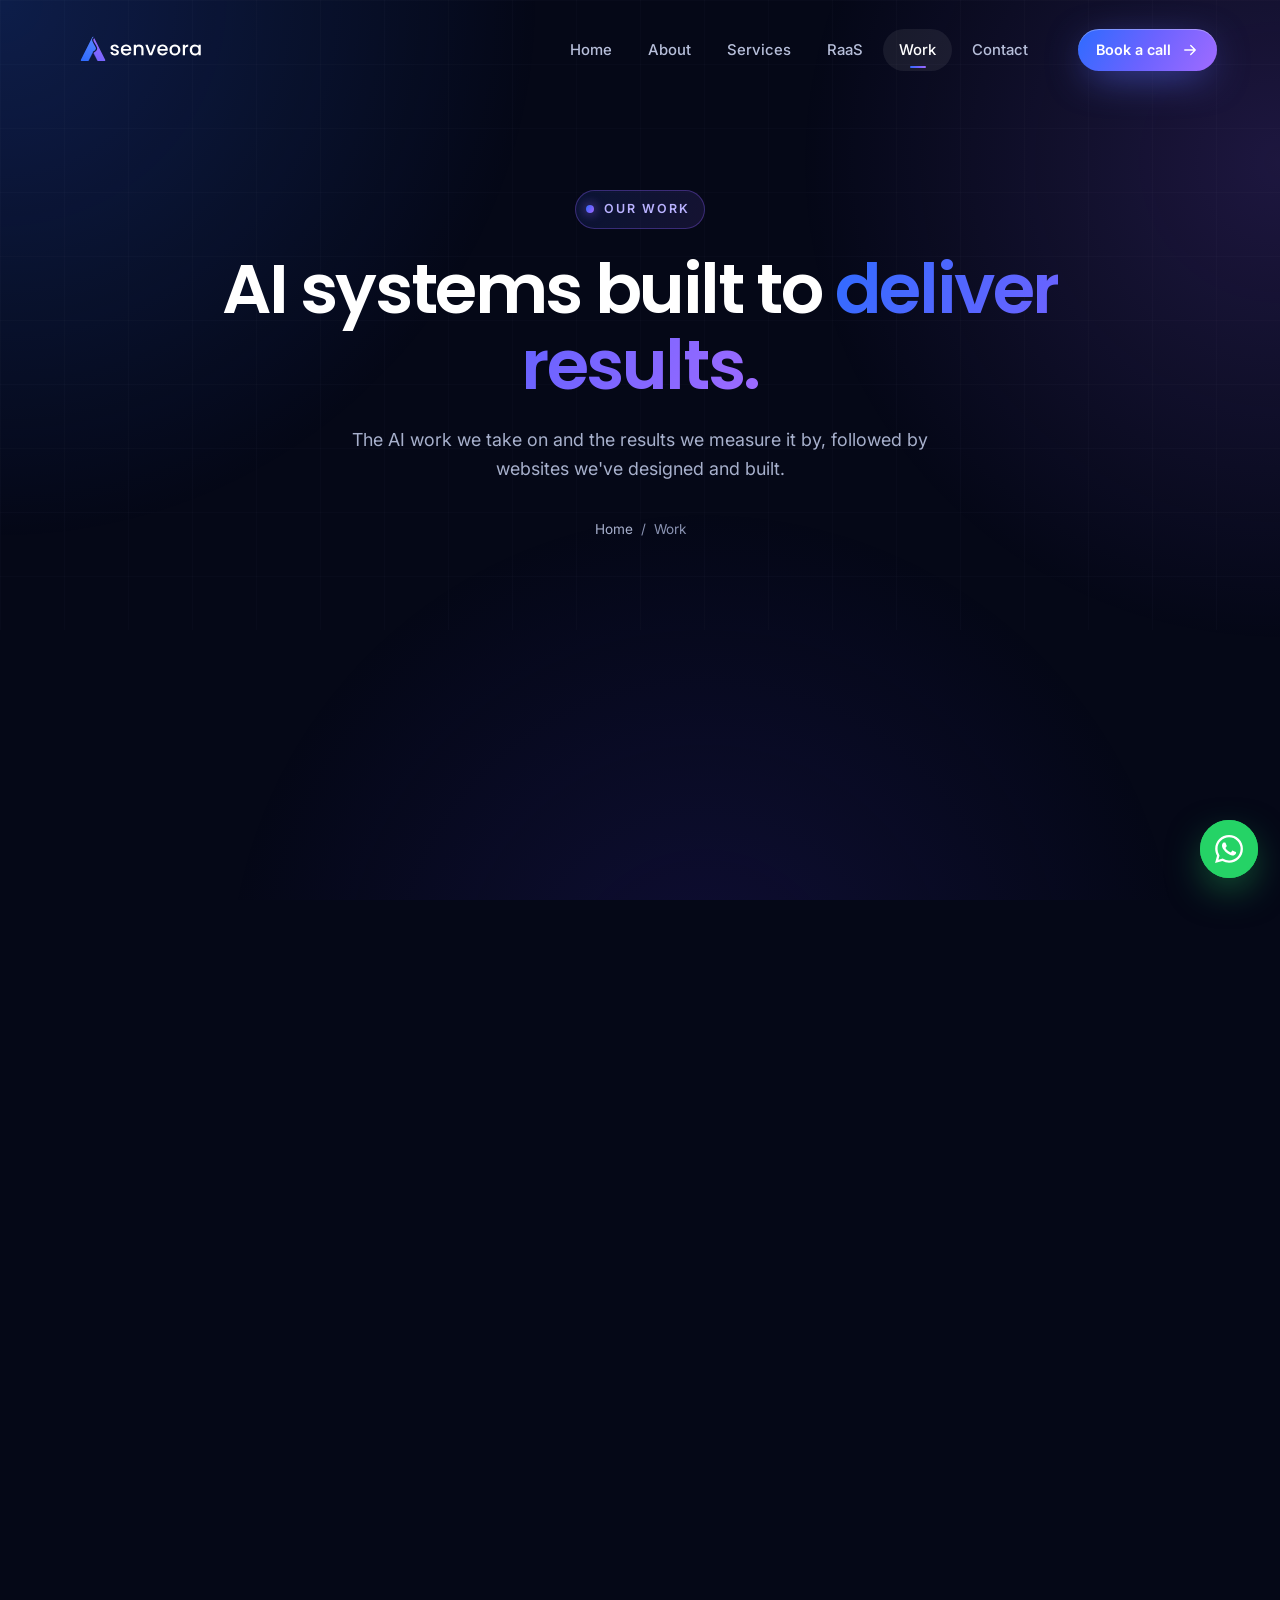
<file: work.html>
<!DOCTYPE html>
<html lang="en">
<head>
<meta charset="utf-8">
<meta name="viewport" content="width=device-width, initial-scale=1">
<title>Our Work — AI Solutions and Websites | Senveora</title>
<meta name="description" content="The AI solutions Senveora builds and the results we measure them by, plus live websites we've designed and built for real estate, healthcare and publishing.">
<link rel="canonical" href="https://senveora-website.vercel.app/work">
<meta property="og:type" content="website">
<meta property="og:site_name" content="Senveora">
<meta property="og:title" content="Our Work — AI Solutions and Websites | Senveora">
<meta property="og:description" content="The AI solutions Senveora builds and the results we measure them by, plus live websites we've designed and built for real estate, healthcare and publishing.">
<meta property="og:url" content="https://senveora-website.vercel.app/work">
<meta property="og:image" content="https://senveora-website.vercel.app/og-image.png">
<meta property="og:image:width" content="1200">
<meta property="og:image:height" content="630">
<meta property="og:image:alt" content="Senveora — AI engineering, paid on results">
<meta name="twitter:card" content="summary_large_image">
<meta name="theme-color" content="#050817">
<link rel="apple-touch-icon" href="/apple-touch-icon.png">
<link rel="icon" type="image/png" href="/favicon.png">
<link rel="icon" type="image/svg+xml" href="[data-uri]">
<link rel="preconnect" href="https://fonts.googleapis.com">
<link rel="preconnect" href="https://fonts.gstatic.com" crossorigin>
<link href="https://fonts.googleapis.com/css2?family=Inter:wght@400;500;600&family=Poppins:wght@500;600;700&display=swap" rel="stylesheet">
<link rel="stylesheet" href="/styles.css">
<link rel="stylesheet" href="/visuals.css">
</head>
<body class=" js-off">
<div class="bg-fx" aria-hidden="true"><div class="blob b1"></div><div class="blob b2"></div><div class="blob b3"></div><div class="noise"></div></div>
<header class="nav" id="nav">
  <div class="nav-inner container">
    <a class="brand" href="/" aria-label="Senveora home"><img src="[data-uri]" alt="senveora" width="133" height="36"></a>
    <nav class="nav-links" aria-label="Main">
      <a href="/" data-nav="home" class="">Home</a>
      <a href="/about" data-nav="about" class="">About</a>
      <a href="/services" data-nav="services" class="">Services</a>
      <a href="/raas" data-nav="raas" class="">RaaS</a>
      <a href="/work" data-nav="work" class="is-active">Work</a>
      <a href="/contact" data-nav="contact" class="">Contact</a>
      <a class="btn btn-primary m-cta" href="https://wa.me/917358425322?text=Hi%20Senveora%2C%20I%27d%20like%20to%20book%20a%20call." target="_blank" rel="noopener">Book a call <svg class="i" viewBox="0 0 24 24" fill="none" stroke="currentColor" stroke-width="1.8" stroke-linecap="round" stroke-linejoin="round" aria-hidden="true"><path d="M5 12h14M13 6l6 6-6 6"/></svg></a>
    </nav>
    <a class="btn btn-sm btn-primary nav-cta" href="https://wa.me/917358425322?text=Hi%20Senveora%2C%20I%27d%20like%20to%20book%20a%20call." target="_blank" rel="noopener">Book a call <svg class="i" viewBox="0 0 24 24" fill="none" stroke="currentColor" stroke-width="1.8" stroke-linecap="round" stroke-linejoin="round" aria-hidden="true"><path d="M5 12h14M13 6l6 6-6 6"/></svg></a>
    <button class="nav-toggle" aria-label="Open menu" aria-expanded="false"><svg class="i" viewBox="0 0 24 24" fill="none" stroke="currentColor" stroke-width="1.8" stroke-linecap="round" stroke-linejoin="round" aria-hidden="true"><path d="M4 7h16M4 12h16M4 17h16"/></svg></button>
  </div>
</header>

<main class="page" data-page="work">
<section class="page-hero">
  <div class="container">
    <span class="eyebrow reveal"><span class="dot"></span>Our Work</span>
    <h1 class="reveal" style="--d:.08s">AI systems built to <span class="grad-text">deliver results.</span></h1>
    <p class="lead reveal" style="--d:.16s">The AI work we take on and the results we measure it by, followed by websites we've designed and built.</p>
    <div class="crumbs reveal" style="--d:.24s"><a href="/">Home</a> / <span>Work</span></div>
  </div>
</section>

<!-- AI solutions -->
<section class="section" style="padding-top:20px">
  <div class="container">
    <div class="section-head reveal">
      <span class="kicker">AI solutions</span>
      <h2>What we build, and <span class="grad-text">how we measure it.</span></h2>
      <p class="lead">Every one of these can be delivered as Results as a Service, with the success bonus tied to the measure shown.</p>
    </div>
    <div class="grid-2">
      <article class="card spot lift reveal">
        <div class="mf"><div class="mf-n"><span><svg class="i" viewBox="0 0 24 24" fill="none" stroke="currentColor" stroke-width="1.8" stroke-linecap="round" stroke-linejoin="round" aria-hidden="true"><path d="M14 3H7a2 2 0 0 0-2 2v14a2 2 0 0 0 2 2h10a2 2 0 0 0 2-2V8z"/><path d="M14 3v5h5"/></svg></span>Your documents</div><i class="mf-a"></i><div class="mf-n"><span><svg class="i" viewBox="0 0 24 24" fill="none" stroke="currentColor" stroke-width="1.8" stroke-linecap="round" stroke-linejoin="round" aria-hidden="true"><circle cx="11" cy="11" r="7"/><path d="m20 20-3.5-3.5"/></svg></span>Search index</div><i class="mf-a"></i><div class="mf-n hl"><span><svg class="i" viewBox="0 0 24 24" fill="none" stroke="currentColor" stroke-width="1.8" stroke-linecap="round" stroke-linejoin="round" aria-hidden="true"><path d="M21 15a2 2 0 0 1-2 2H7l-4 4V5a2 2 0 0 1 2-2h14a2 2 0 0 1 2 2z"/></svg></span>Cited answer</div></div>
        <h3 style="margin-top:18px">Knowledge assistant (RAG)</h3>
        <p>An assistant that answers staff or customer questions from your documents, with sources and guardrails.</p>
        <ul class="checks"><li><svg class="i" viewBox="0 0 24 24" fill="none" stroke="currentColor" stroke-width="1.8" stroke-linecap="round" stroke-linejoin="round" aria-hidden="true"><path d="M20 6 9 17l-5-5"/></svg>Measured on: questions resolved without a human</li></ul>
      </article>
      <article class="card spot lift reveal" style="--d:.08s">
        <div class="mf"><div class="mf-n"><span><svg class="i" viewBox="0 0 24 24" fill="none" stroke="currentColor" stroke-width="1.8" stroke-linecap="round" stroke-linejoin="round" aria-hidden="true"><path d="M21 12a9 9 0 1 1-3-6.7L21 8"/><path d="M21 3v5h-5"/></svg></span>Train</div><i class="mf-a"></i><div class="mf-n"><span><svg class="i" viewBox="0 0 24 24" fill="none" stroke="currentColor" stroke-width="1.8" stroke-linecap="round" stroke-linejoin="round" aria-hidden="true"><circle cx="12" cy="12" r="9"/><path d="m8.5 12 2.5 2.5 4.5-5"/></svg></span>Evaluate</div><i class="mf-a"></i><div class="mf-n"><span><svg class="i" viewBox="0 0 24 24" fill="none" stroke="currentColor" stroke-width="1.8" stroke-linecap="round" stroke-linejoin="round" aria-hidden="true"><path d="M12 19V5M5 12l7-7 7 7"/></svg></span>Deploy</div><i class="mf-a"></i><div class="mf-n hl"><span><svg class="i" viewBox="0 0 24 24" fill="none" stroke="currentColor" stroke-width="1.8" stroke-linecap="round" stroke-linejoin="round" aria-hidden="true"><path d="M22 12h-4l-3 9L9 3l-3 9H2"/></svg></span>Monitor</div></div>
        <h3 style="margin-top:18px">MLOps and LLMOps platform</h3>
        <p>Pipelines, evaluations, serving and monitoring that take models from notebook to production safely.</p>
        <ul class="checks"><li><svg class="i" viewBox="0 0 24 24" fill="none" stroke="currentColor" stroke-width="1.8" stroke-linecap="round" stroke-linejoin="round" aria-hidden="true"><path d="M20 6 9 17l-5-5"/></svg>Measured on: release time, uptime and cost per request</li></ul>
      </article>
      <article class="card spot lift reveal" style="--d:.16s">
        <div class="mf"><div class="mf-n"><span><svg class="i" viewBox="0 0 24 24" fill="none" stroke="currentColor" stroke-width="1.8" stroke-linecap="round" stroke-linejoin="round" aria-hidden="true"><rect x="3" y="5" width="18" height="14" rx="2"/><path d="m3 7 9 6 9-6"/></svg></span>Inbox</div><i class="mf-a"></i><div class="mf-n"><span><svg class="i" viewBox="0 0 24 24" fill="none" stroke="currentColor" stroke-width="1.8" stroke-linecap="round" stroke-linejoin="round" aria-hidden="true"><rect x="4" y="8" width="16" height="12" rx="3"/><path d="M12 4v4M9 13v1M15 13v1"/></svg></span>AI agent</div><i class="mf-a"></i><div class="mf-n"><span><svg class="i" viewBox="0 0 24 24" fill="none" stroke="currentColor" stroke-width="1.8" stroke-linecap="round" stroke-linejoin="round" aria-hidden="true"><circle cx="12" cy="8" r="4"/><path d="M4 21c0-4.4 3.6-8 8-8s8 3.6 8 8"/></svg></span>Approval</div><i class="mf-a"></i><div class="mf-n hl"><span><svg class="i" viewBox="0 0 24 24" fill="none" stroke="currentColor" stroke-width="1.8" stroke-linecap="round" stroke-linejoin="round" aria-hidden="true"><ellipse cx="12" cy="5" rx="8" ry="3"/><path d="M4 5v6c0 1.7 3.6 3 8 3s8-1.3 8-3V5"/><path d="M4 11v6c0 1.7 3.6 3 8 3s8-1.3 8-3v-6"/></svg></span>CRM updated</div></div>
        <h3 style="margin-top:18px">Workflow automation agent</h3>
        <p>AI agents that read, classify and act on emails, documents and CRM records, with people approving key steps.</p>
        <ul class="checks"><li><svg class="i" viewBox="0 0 24 24" fill="none" stroke="currentColor" stroke-width="1.8" stroke-linecap="round" stroke-linejoin="round" aria-hidden="true"><path d="M20 6 9 17l-5-5"/></svg>Measured on: hours saved per month</li></ul>
      </article>
      <article class="card spot lift reveal" style="--d:.24s">
        <div class="mf"><div class="mf-n"><span><svg class="i" viewBox="0 0 24 24" fill="none" stroke="currentColor" stroke-width="1.8" stroke-linecap="round" stroke-linejoin="round" aria-hidden="true"><path d="M9 18h6M10 22h4"/><path d="M12 2a7 7 0 0 0-4 12.7V16h8v-1.3A7 7 0 0 0 12 2z"/></svg></span>Idea</div><i class="mf-a"></i><div class="mf-n"><span><svg class="i" viewBox="0 0 24 24" fill="none" stroke="currentColor" stroke-width="1.8" stroke-linecap="round" stroke-linejoin="round" aria-hidden="true"><path d="m12 2 10 5-10 5L2 7z"/><path d="m2 17 10 5 10-5M2 12l10 5 10-5"/></svg></span>MVP</div><i class="mf-a"></i><div class="mf-n hl"><span><svg class="i" viewBox="0 0 24 24" fill="none" stroke="currentColor" stroke-width="1.8" stroke-linecap="round" stroke-linejoin="round" aria-hidden="true"><circle cx="9" cy="8" r="4"/><path d="M2 21c0-3.9 3.1-7 7-7s7 3.1 7 7"/><path d="M17 4a4 4 0 0 1 0 8M22 21c0-2.8-1.6-5.2-4-6.3"/></svg></span>First users</div></div>
        <h3 style="margin-top:18px">GenAI SaaS product</h3>
        <p>A focused SaaS product with GenAI at its core, taken from idea to MVP to first paying users.</p>
        <ul class="checks"><li><svg class="i" viewBox="0 0 24 24" fill="none" stroke="currentColor" stroke-width="1.8" stroke-linecap="round" stroke-linejoin="round" aria-hidden="true"><path d="M20 6 9 17l-5-5"/></svg>Measured on: launch date and active users</li></ul>
      </article>
    </div>
  </div>
</section>

<section class="section" style="padding-bottom:0">
  <div class="container">
    <div class="section-head reveal">
      <span class="kicker">Websites</span>
      <h2>Websites we've <span class="grad-text">designed &amp; built.</span></h2>
      <p class="lead">Live sites across real estate, healthcare and publishing. Open any of them and try it yourself.</p>
    </div>
  </div>
</section>

<section class="work-row">
  <div class="container split">
    <div class="reveal">
      <span class="kicker">01 · Real estate website</span>
      <h2>Aranya Estates</h2>
      <p class="lead">A premium real-estate experience for a Chennai advisory brand. A cinematic hero leads into a property search by location, type and budget, curated listings, buying and selling guides, and a neighbourhood journal that builds trust before the first call.</p>
      <ul class="checks"><li><svg class="i" viewBox="0 0 24 24" fill="none" stroke="currentColor" stroke-width="1.8" stroke-linecap="round" stroke-linejoin="round" aria-hidden="true"><path d="M20 6 9 17l-5-5"/></svg>Property search by location, type &amp; budget</li><li><svg class="i" viewBox="0 0 24 24" fill="none" stroke="currentColor" stroke-width="1.8" stroke-linecap="round" stroke-linejoin="round" aria-hidden="true"><path d="M20 6 9 17l-5-5"/></svg>Curated listings with rich detail pages</li><li><svg class="i" viewBox="0 0 24 24" fill="none" stroke="currentColor" stroke-width="1.8" stroke-linecap="round" stroke-linejoin="round" aria-hidden="true"><path d="M20 6 9 17l-5-5"/></svg>Buying, selling &amp; journal sections</li><li><svg class="i" viewBox="0 0 24 24" fill="none" stroke="currentColor" stroke-width="1.8" stroke-linecap="round" stroke-linejoin="round" aria-hidden="true"><path d="M20 6 9 17l-5-5"/></svg>Fully responsive, fast-loading build</li></ul>
      <div class="tags"><span class="tag">Web design</span><span class="tag">Real estate</span><span class="tag">Search &amp; filters</span><span class="tag tag-hl">Concept</span></div>
      <div class="btn-row" style="margin-top:30px"><a class="btn btn-primary" href="https://aranya-estates.vercel.app/" target="_blank" rel="noopener">View live site <svg class="i" viewBox="0 0 24 24" fill="none" stroke="currentColor" stroke-width="1.8" stroke-linecap="round" stroke-linejoin="round" aria-hidden="true"><path d="M7 17 17 7M8 7h9v9"/></svg></a></div>
    </div>
    <div class="reveal" style="--d:.1s">
      <a class="shot shot-lg" href="https://aranya-estates.vercel.app/" target="_blank" rel="noopener" aria-label="Open Aranya Estates live site">
        <div class="shot-bar"><i></i><i></i><i></i><span>aranya-estates.vercel.app</span></div>
        <img src="/work/aranya.jpg" alt="Aranya Estates website preview" loading="lazy" width="800" height="500">
      </a>
    </div>
  </div>
</section>
<section class="work-row">
  <div class="container split rev">
    <div class="reveal">
      <span class="kicker">02 · Healthcare website</span>
      <h2>Aurevia Dental &amp; Aesthetics</h2>
      <p class="lead">A healthcare website designed to turn nervous visitors into booked patients. It pairs a calm, premium look with a treatment finder, a before-and-after smile slider, a clear first-visit journey and one-tap WhatsApp booking.</p>
      <ul class="checks"><li><svg class="i" viewBox="0 0 24 24" fill="none" stroke="currentColor" stroke-width="1.8" stroke-linecap="round" stroke-linejoin="round" aria-hidden="true"><path d="M20 6 9 17l-5-5"/></svg>Treatment finder by patient goal</li><li><svg class="i" viewBox="0 0 24 24" fill="none" stroke="currentColor" stroke-width="1.8" stroke-linecap="round" stroke-linejoin="round" aria-hidden="true"><path d="M20 6 9 17l-5-5"/></svg>Interactive before / after smile slider</li><li><svg class="i" viewBox="0 0 24 24" fill="none" stroke="currentColor" stroke-width="1.8" stroke-linecap="round" stroke-linejoin="round" aria-hidden="true"><path d="M20 6 9 17l-5-5"/></svg>WhatsApp &amp; consultation booking flow</li><li><svg class="i" viewBox="0 0 24 24" fill="none" stroke="currentColor" stroke-width="1.8" stroke-linecap="round" stroke-linejoin="round" aria-hidden="true"><path d="M20 6 9 17l-5-5"/></svg>Local SEO-ready structure</li></ul>
      <div class="tags"><span class="tag">Healthcare</span><span class="tag">Booking UX</span><span class="tag">Local SEO</span><span class="tag tag-hl">Concept</span></div>
      <div class="btn-row" style="margin-top:30px"><a class="btn btn-primary" href="https://aurevia-dental.vercel.app/" target="_blank" rel="noopener">View live site <svg class="i" viewBox="0 0 24 24" fill="none" stroke="currentColor" stroke-width="1.8" stroke-linecap="round" stroke-linejoin="round" aria-hidden="true"><path d="M7 17 17 7M8 7h9v9"/></svg></a></div>
    </div>
    <div class="reveal" style="--d:.1s">
      <a class="shot shot-lg" href="https://aurevia-dental.vercel.app/" target="_blank" rel="noopener" aria-label="Open Aurevia Dental &amp; Aesthetics live site">
        <div class="shot-bar"><i></i><i></i><i></i><span>aurevia-dental.vercel.app</span></div>
        <img src="/work/aurevia.jpg" alt="Aurevia Dental &amp; Aesthetics website preview" loading="lazy" width="800" height="500">
      </a>
    </div>
  </div>
</section>
<section class="work-row">
  <div class="container split">
    <div class="reveal">
      <span class="kicker">03 · Publishing website</span>
      <h2>IJPP Journal Redesign</h2>
      <p class="lead">A redesign prototype for a long-running medical journal. We reorganised decades of content into a clear issue archive, added a book-series store and subscription plans, and gave readers a comfortable, modern reading experience with a light and dark theme.</p>
      <ul class="checks"><li><svg class="i" viewBox="0 0 24 24" fill="none" stroke="currentColor" stroke-width="1.8" stroke-linecap="round" stroke-linejoin="round" aria-hidden="true"><path d="M20 6 9 17l-5-5"/></svg>Current issue &amp; archive browsing</li><li><svg class="i" viewBox="0 0 24 24" fill="none" stroke="currentColor" stroke-width="1.8" stroke-linecap="round" stroke-linejoin="round" aria-hidden="true"><path d="M20 6 9 17l-5-5"/></svg>Book series offers &amp; subscription plans</li><li><svg class="i" viewBox="0 0 24 24" fill="none" stroke="currentColor" stroke-width="1.8" stroke-linecap="round" stroke-linejoin="round" aria-hidden="true"><path d="M20 6 9 17l-5-5"/></svg>Editor's desk &amp; author instructions</li><li><svg class="i" viewBox="0 0 24 24" fill="none" stroke="currentColor" stroke-width="1.8" stroke-linecap="round" stroke-linejoin="round" aria-hidden="true"><path d="M20 6 9 17l-5-5"/></svg>Light / dark reading themes</li></ul>
      <div class="tags"><span class="tag">Publishing</span><span class="tag">Subscriptions</span><span class="tag">Redesign</span><span class="tag tag-hl">Redesign concept</span></div>
      <div class="btn-row" style="margin-top:30px"><a class="btn btn-primary" href="https://ijpp-redesign.vercel.app/" target="_blank" rel="noopener">View live site <svg class="i" viewBox="0 0 24 24" fill="none" stroke="currentColor" stroke-width="1.8" stroke-linecap="round" stroke-linejoin="round" aria-hidden="true"><path d="M7 17 17 7M8 7h9v9"/></svg></a></div>
    </div>
    <div class="reveal" style="--d:.1s">
      <a class="shot shot-lg" href="https://ijpp-redesign.vercel.app/" target="_blank" rel="noopener" aria-label="Open IJPP Journal Redesign live site">
        <div class="shot-bar"><i></i><i></i><i></i><span>ijpp-redesign.vercel.app</span></div>
        <img src="/work/ijpp.jpg" alt="IJPP Journal Redesign website preview" loading="lazy" width="800" height="500">
      </a>
    </div>
  </div>
</section>

<!-- What every project gets -->
<section class="section">
  <div class="container">
    <div class="section-head center reveal">
      <span class="kicker">In every project</span>
      <h2>Built to the same <span class="grad-text">high standard.</span></h2>
    </div>
    <div class="grid-4">
      <article class="card spot lift value-card reveal"><div class="icon-box"><svg class="i" viewBox="0 0 24 24" fill="none" stroke="currentColor" stroke-width="1.8" stroke-linecap="round" stroke-linejoin="round" aria-hidden="true"><path d="M12 3l1.9 5.8L20 11l-6.1 2.2L12 19l-1.9-5.8L4 11l6.1-2.2z"/></svg></div><h3>Premium design</h3><p>Custom visual identity, typography and motion, never a generic template.</p></article>
      <article class="card spot lift value-card reveal" style="--d:.08s"><div class="icon-box"><svg class="i" viewBox="0 0 24 24" fill="none" stroke="currentColor" stroke-width="1.8" stroke-linecap="round" stroke-linejoin="round" aria-hidden="true"><path d="M13 2 3 14h9l-1 8 10-12h-9l1-8z"/></svg></div><h3>Fast by default</h3><p>Optimised assets and clean code for quick loads on any connection.</p></article>
      <article class="card spot lift value-card reveal" style="--d:.16s"><div class="icon-box"><svg class="i" viewBox="0 0 24 24" fill="none" stroke="currentColor" stroke-width="1.8" stroke-linecap="round" stroke-linejoin="round" aria-hidden="true"><rect x="3" y="4" width="18" height="12" rx="2"/><path d="M2 20h20"/></svg></div><h3>Every screen</h3><p>Designed mobile-first and tested across phones, tablets and desktops.</p></article>
      <article class="card spot lift value-card reveal" style="--d:.24s"><div class="icon-box"><svg class="i" viewBox="0 0 24 24" fill="none" stroke="currentColor" stroke-width="1.8" stroke-linecap="round" stroke-linejoin="round" aria-hidden="true"><circle cx="12" cy="12" r="10"/><path d="M2 12h20M12 2a15.3 15.3 0 0 1 4 10 15.3 15.3 0 0 1-4 10 15.3 15.3 0 0 1-4-10 15.3 15.3 0 0 1 4-10z"/></svg></div><h3>Ready to be found</h3><p>SEO-friendly structure, metadata and sharing previews built in.</p></article>
    </div>
    <p class="work-note reveal">Aranya Estates and Aurevia are concept brands created to showcase our design and engineering. The IJPP site is an independent redesign concept, not the journal's official website.</p>
  </div>
</section>

<section class="section-sm">
  <div class="container">
    <div class="cta-band reveal">
      <img class="cta-mark" src="[data-uri]" alt="">
      <h2>Your AI project could be <span class="grad-text">next.</span></h2>
      <p class="lead">Tell us what you want AI to improve, and we'll propose a result we're willing to be paid on.</p>
      <div class="btn-row">
        <a class="btn btn-primary" href="/contact">Start a project <svg class="i" viewBox="0 0 24 24" fill="none" stroke="currentColor" stroke-width="1.8" stroke-linecap="round" stroke-linejoin="round" aria-hidden="true"><path d="M5 12h14M13 6l6 6-6 6"/></svg></a>
        <a class="btn btn-wa" href="https://wa.me/917358425322?text=Hi%20Senveora%2C%20I%27d%20like%20to%20book%20a%20call." target="_blank" rel="noopener"><span class="wa"><svg class="i" viewBox="0 0 24 24" fill="currentColor" aria-hidden="true"><path d="M17.47 14.38c-.3-.15-1.76-.87-2.03-.97-.27-.1-.47-.15-.67.15-.2.3-.77.97-.94 1.17-.17.2-.35.22-.64.07-.3-.15-1.26-.46-2.4-1.48-.89-.79-1.49-1.77-1.66-2.07-.17-.3-.02-.46.13-.61.13-.13.3-.35.45-.52.15-.17.2-.3.3-.5.1-.2.05-.37-.02-.52-.08-.15-.67-1.62-.92-2.22-.24-.58-.49-.5-.67-.51h-.57c-.2 0-.52.07-.79.37-.27.3-1.04 1.02-1.04 2.48s1.07 2.88 1.21 3.07c.15.2 2.1 3.2 5.08 4.49.71.31 1.26.49 1.69.63.71.22 1.36.19 1.87.12.57-.09 1.76-.72 2.01-1.41.25-.7.25-1.29.17-1.41-.07-.12-.27-.2-.57-.35zM12.05 21.8h-.01a9.87 9.87 0 0 1-5.03-1.38l-.36-.21-3.74.98 1-3.65-.24-.37a9.86 9.86 0 0 1-1.51-5.26c0-5.45 4.44-9.88 9.89-9.88 2.64 0 5.12 1.03 6.99 2.9a9.82 9.82 0 0 1 2.89 6.99c0 5.45-4.44 9.88-9.88 9.88zm8.41-18.3A11.81 11.81 0 0 0 12.05 0C5.5 0 .16 5.34.16 11.89c0 2.1.55 4.14 1.59 5.95L.06 24l6.3-1.65a11.88 11.88 0 0 0 5.68 1.45h.01c6.55 0 11.89-5.34 11.89-11.89 0-3.18-1.24-6.16-3.48-8.41z"/></svg></span>Chat on WhatsApp</a>
      </div>
    </div>
  </div>
</section>

</main>
<footer class="footer">
  <div class="container">
    <div class="footer-grid">
      <div>
        <a class="brand" href="/" aria-label="Senveora home"><img src="[data-uri]" alt="senveora" width="140" height="38"></a>
        <p>Technology that moves your tomorrow. We build SaaS products, websites and AI solutions, and tie our fees to the results they deliver.</p>
        
      </div>
      <div>
        <h5>Company</h5>
        <ul>
          <li><a href="/about">About us</a></li>
          <li><a href="/services">Services</a></li>
          <li><a href="/raas">Results as a Service</a></li>
          <li><a href="/work">Our work</a></li>
          <li><a href="/contact">Contact</a></li>
        </ul>
      </div>
      <div>
        <h5>Services</h5>
        <ul>
          <li><a href="/services#svc-ai">GenAI Apps &amp; SaaS</a></li>
          <li><a href="/services#svc-cloud">AI Infrastructure, MLOps &amp; LLMOps</a></li>
          <li><a href="/services#svc-web">Workflow Automation &amp; Data</a></li>
          <li><a href="/services#svc-web">Websites &amp; ERP</a></li>
        </ul>
      </div>
      <div>
        <h5>Get in touch</h5>
        <ul>
          <li><a href="mailto:senveora@gmail.com"><svg class="i" viewBox="0 0 24 24" fill="none" stroke="currentColor" stroke-width="1.8" stroke-linecap="round" stroke-linejoin="round" aria-hidden="true"><rect x="2" y="4" width="20" height="16" rx="2"/><path d="m22 7-10 6L2 7"/></svg>senveora@gmail.com</a></li>
          <li><a href="tel:+917358425322"><svg class="i" viewBox="0 0 24 24" fill="none" stroke="currentColor" stroke-width="1.8" stroke-linecap="round" stroke-linejoin="round" aria-hidden="true"><path d="M22 16.92v3a2 2 0 0 1-2.18 2 19.79 19.79 0 0 1-8.63-3.07 19.5 19.5 0 0 1-6-6 19.79 19.79 0 0 1-3.07-8.67A2 2 0 0 1 4.11 2h3a2 2 0 0 1 2 1.72c.13.96.36 1.9.7 2.81a2 2 0 0 1-.45 2.11L8.09 9.91a16 16 0 0 0 6 6l1.27-1.27a2 2 0 0 1 2.11-.45c.91.34 1.85.57 2.81.7A2 2 0 0 1 22 16.92z"/></svg>+91 73584 25322</a></li>
          <li><span><svg class="i" viewBox="0 0 24 24" fill="none" stroke="currentColor" stroke-width="1.8" stroke-linecap="round" stroke-linejoin="round" aria-hidden="true"><path d="M20 10c0 6-8 12-8 12s-8-6-8-12a8 8 0 0 1 16 0z"/><circle cx="12" cy="10" r="3"/></svg>Annanur, Chennai – 600062</span></li>
        </ul>
      </div>
    </div>
    <div class="footer-big" aria-hidden="true">senveora</div>
    <div class="footer-bottom">
      <span>© <span data-year>2026</span> Senveora. All rights reserved.</span>
      <span>Simplify Operations. Automate What Matters. Grow Smarter.</span>
    </div>
  </div>
</footer>
<a class="wa-float" href="https://wa.me/917358425322?text=Hi%20Senveora%2C%20I%27d%20like%20to%20book%20a%20call." target="_blank" rel="noopener" aria-label="Chat on WhatsApp"><svg class="i" viewBox="0 0 24 24" fill="currentColor" aria-hidden="true"><path d="M17.47 14.38c-.3-.15-1.76-.87-2.03-.97-.27-.1-.47-.15-.67.15-.2.3-.77.97-.94 1.17-.17.2-.35.22-.64.07-.3-.15-1.26-.46-2.4-1.48-.89-.79-1.49-1.77-1.66-2.07-.17-.3-.02-.46.13-.61.13-.13.3-.35.45-.52.15-.17.2-.3.3-.5.1-.2.05-.37-.02-.52-.08-.15-.67-1.62-.92-2.22-.24-.58-.49-.5-.67-.51h-.57c-.2 0-.52.07-.79.37-.27.3-1.04 1.02-1.04 2.48s1.07 2.88 1.21 3.07c.15.2 2.1 3.2 5.08 4.49.71.31 1.26.49 1.69.63.71.22 1.36.19 1.87.12.57-.09 1.76-.72 2.01-1.41.25-.7.25-1.29.17-1.41-.07-.12-.27-.2-.57-.35zM12.05 21.8h-.01a9.87 9.87 0 0 1-5.03-1.38l-.36-.21-3.74.98 1-3.65-.24-.37a9.86 9.86 0 0 1-1.51-5.26c0-5.45 4.44-9.88 9.89-9.88 2.64 0 5.12 1.03 6.99 2.9a9.82 9.82 0 0 1 2.89 6.99c0 5.45-4.44 9.88-9.88 9.88zm8.41-18.3A11.81 11.81 0 0 0 12.05 0C5.5 0 .16 5.34.16 11.89c0 2.1.55 4.14 1.59 5.95L.06 24l6.3-1.65a11.88 11.88 0 0 0 5.68 1.45h.01c6.55 0 11.89-5.34 11.89-11.89 0-3.18-1.24-6.16-3.48-8.41z"/></svg></a>

<script src="/site.js"></script>
</body>
</html>
</file>
<file: home.css>
/* ==========================================================
   SENVEORA — Design system
   Brand: Deep space #050817 · Midnight navy #0A1030
          Electric blue #2E6BFF · Signal violet #8B5CF6 · Silver #C9D1E6
   ========================================================== */
:root{
  --bg:#050817;
  --bg-2:#0A1030;
  --blue:#2E6BFF;
  --blue-2:#5B86FF;
  --violet:#8B5CF6;
  --violet-2:#A06BFF;
  --silver:#C9D1E6;
  --cloud:#F5F7FA;
  --text:#EDF0FA;
  --muted:#A7B0CC;
  --dim:#8A93B2;
  --line:rgba(201,209,230,.10);
  --line-2:rgba(201,209,230,.18);
  --glass:rgba(255,255,255,.035);
  --glass-2:rgba(255,255,255,.06);
  --grad:linear-gradient(120deg,#2E6BFF 0%,#6B63FF 50%,#A06BFF 100%);
  --grad-soft:linear-gradient(120deg,rgba(46,107,255,.18),rgba(139,92,246,.18));
  --radius:22px;
  --radius-sm:14px;
  --ease:cubic-bezier(.2,.8,.2,1);
  --ease-out:cubic-bezier(.16,1,.3,1);
  --font-display:"Poppins",system-ui,sans-serif;
  --font-body:"Inter",system-ui,-apple-system,"Segoe UI",sans-serif;
  color-scheme:dark;
}
*,*::before,*::after{box-sizing:border-box}
html{scroll-behavior:smooth;-webkit-text-size-adjust:100%}
body{
  margin:0;background:var(--bg);color:var(--text);
  font-family:var(--font-body);font-size:16px;line-height:1.65;
  -webkit-font-smoothing:antialiased;overflow-x:hidden;
}
img,svg{display:block;max-width:100%}
a{color:inherit;text-decoration:none}
button{font:inherit;color:inherit;cursor:pointer}
::selection{background:rgba(107,99,255,.45);color:#fff}
:focus-visible{outline:2px solid var(--blue-2);outline-offset:3px;border-radius:8px}

/* ---------- Ambient background ---------- */
.bg-fx{position:fixed;inset:0;z-index:-1;pointer-events:none;overflow:hidden;background:
  radial-gradient(900px circle at 0% 0%,rgba(46,107,255,.22),transparent 60%),
  radial-gradient(800px circle at 100% 18%,rgba(139,92,246,.18),transparent 60%),
  radial-gradient(800px circle at 55% 110%,rgba(59,43,184,.18),transparent 60%)}
.bg-fx::before{ /* grid */
  content:"";position:absolute;inset:0;
  background-image:linear-gradient(var(--line) 1px,transparent 1px),linear-gradient(90deg,var(--line) 1px,transparent 1px);
  background-size:64px 64px;opacity:.22;height:70vh;
}
.blob{display:none}

/* ---------- Layout ---------- */
.container{width:100%;max-width:1200px;margin:0 auto;padding:0 28px}
section{position:relative}
main{overflow-x:clip}
.split>*,.grid-2>*,.grid-3>*,.grid-4>*,.hero-grid>*,.contact-grid>*{min-width:0}
.section{padding:120px 0}
.section-sm{padding:80px 0}
.center{text-align:center}
.stack>*+*{margin-top:1rem}

/* ---------- Type ---------- */
h1,h2,h3,h4{font-family:var(--font-display);font-weight:600;line-height:1.1;letter-spacing:-.025em;margin:0;color:#fff}
h1{font-size:clamp(2.5rem,5.4vw,4.6rem);letter-spacing:-.035em}
h2{font-size:clamp(2rem,4vw,3.25rem)}
h3{font-size:1.35rem;letter-spacing:-.015em}
h4{font-size:1.05rem;letter-spacing:-.01em}
p{margin:0;color:var(--muted)}
.lead{font-size:clamp(1.05rem,1.4vw,1.2rem);color:var(--muted);max-width:620px}
.center .lead{margin-left:auto;margin-right:auto}
.grad-text{background:var(--grad);-webkit-background-clip:text;background-clip:text;color:transparent;-webkit-text-fill-color:transparent}
.eyebrow{
  display:inline-flex;align-items:center;gap:10px;
  font-size:.78rem;font-weight:600;letter-spacing:.16em;text-transform:uppercase;color:#B9B2FF;
  padding:8px 14px 8px 10px;border-radius:999px;border:1px solid rgba(139,92,246,.35);
  background:linear-gradient(120deg,rgba(46,107,255,.12),rgba(139,92,246,.12));
}
.eyebrow .dot{width:8px;height:8px;border-radius:50%;background:var(--grad);box-shadow:0 0 12px #8B5CF6}
.kicker{font-size:.8rem;letter-spacing:.2em;text-transform:uppercase;color:#9C95FF;font-weight:600}
.section-head{max-width:760px;margin-bottom:64px}
.section-head.center{margin-left:auto;margin-right:auto}
.section-head h2{margin:14px 0 18px}

/* ---------- Icons ---------- */
.i{width:22px;height:22px;flex:none}
.i-sm{width:18px;height:18px}
.icon-box{
  width:52px;height:52px;border-radius:15px;display:grid;place-items:center;color:#fff;
  background:linear-gradient(145deg,rgba(46,107,255,.28),rgba(139,92,246,.28));
  border:1px solid rgba(160,107,255,.35);box-shadow:inset 0 1px 0 rgba(255,255,255,.15),0 10px 30px -10px rgba(107,99,255,.6);
}

/* ---------- Buttons ---------- */
.btn{
  position:relative;display:inline-flex;align-items:center;justify-content:center;gap:10px;
  height:52px;padding:0 26px;border-radius:999px;font-weight:600;font-size:.98rem;border:0;
  transition:transform .35s var(--ease),box-shadow .35s var(--ease),background .35s;white-space:nowrap;overflow:hidden;isolation:isolate;
}
.btn .i{width:18px;height:18px;transition:transform .35s var(--ease)}
.btn:hover .i{transform:translateX(4px)}
.btn-primary{background:var(--grad);color:#fff;box-shadow:0 10px 40px -10px rgba(91,110,255,.8),inset 0 1px 0 rgba(255,255,255,.3)}
.btn-primary::after{content:"";position:absolute;inset:0;z-index:-1;background:linear-gradient(110deg,transparent 30%,rgba(255,255,255,.35) 50%,transparent 70%);transform:translateX(-120%);transition:transform .8s var(--ease)}
.btn-primary:hover{transform:translateY(-2px);box-shadow:0 18px 50px -10px rgba(107,99,255,.95),inset 0 1px 0 rgba(255,255,255,.3)}
.btn-primary:hover::after{transform:translateX(120%)}
.btn-ghost{background:rgba(255,255,255,.04);color:#fff;border:1px solid var(--line-2)}
.btn-ghost:hover{background:rgba(255,255,255,.08);transform:translateY(-2px);border-color:rgba(255,255,255,.3)}
.btn-wa{background:#0F1A3A;border:1px solid rgba(37,211,102,.35);color:#fff}
.btn-wa:hover{border-color:rgba(37,211,102,.7);transform:translateY(-2px);box-shadow:0 12px 30px -12px rgba(37,211,102,.55)}
.btn-wa .wa{color:#25D366}
.btn-sm{height:42px;padding:0 18px;font-size:.9rem}
.btn-row{display:flex;flex-wrap:wrap;gap:14px}
.center .btn-row{justify-content:center}
.link-arrow{display:inline-flex;align-items:center;gap:8px;font-weight:600;color:#fff;font-size:.95rem}
.link-arrow .i{width:18px;height:18px;transition:transform .3s var(--ease)}
.link-arrow:hover .i{transform:translateX(5px)}

/* ---------- Navigation ---------- */
.nav{position:fixed;top:0;left:0;right:0;z-index:50;padding:18px 0;transition:padding .4s var(--ease)}
.nav-inner{display:flex;align-items:center;gap:28px;height:64px;padding:0 12px 0 24px;border-radius:999px;border:1px solid transparent;transition:all .4s var(--ease);max-width:1180px}
.nav.scrolled{padding:12px 0}
.nav.scrolled .nav-inner{background:rgba(9,13,38,.94);border-color:var(--line);box-shadow:0 20px 50px -20px rgba(0,0,0,.6)}
.brand img{height:36px;width:auto}
.nav-links{display:flex;gap:4px;margin-left:auto}
.nav-links a{position:relative;padding:9px 16px;border-radius:999px;font-size:.93rem;font-weight:500;color:#B7BFDA;transition:color .25s,background .25s}
.nav-links a:hover{color:#fff;background:rgba(255,255,255,.05)}
.nav-links a.is-active{color:#fff;background:rgba(255,255,255,.07)}
.nav-links a.is-active::after{content:"";position:absolute;left:50%;bottom:3px;width:16px;height:2px;margin-left:-8px;border-radius:2px;background:var(--grad)}
.nav-cta{margin-left:6px}
.nav-toggle{display:none;margin-left:auto;width:44px;height:44px;border-radius:12px;border:1px solid var(--line-2);background:rgba(255,255,255,.04);place-items:center}

/* ---------- Hero ---------- */
.hero{padding:170px 0 90px;min-height:100vh;display:flex;align-items:center}
.hero-grid{display:grid;grid-template-columns:1.08fr .92fr;gap:40px;align-items:center}
.hero h1{margin:26px 0 24px}
.hero .lead{margin-bottom:38px}
.pillars{display:flex;gap:0;margin-top:56px;border-top:1px solid var(--line);padding-top:26px;max-width:600px}
.pillar{flex:1;display:flex;align-items:center;gap:12px;padding-right:18px;font-size:.9rem;color:#C7CDE3;line-height:1.3}
.pillar+.pillar{padding-left:18px;border-left:1px solid var(--line)}
.pillar .i{color:#9C95FF;width:24px;height:24px}

/* Orbit visual */
.orbit{position:relative;width:100%;max-width:520px;aspect-ratio:1;margin:0 auto}
.orbit-glow{position:absolute;inset:6%;border-radius:50%;background:radial-gradient(circle,rgba(107,99,255,.45) 0%,rgba(46,107,255,.16) 35%,transparent 65%)}
@keyframes breathe{50%{transform:scale(1.1)}}
.ring{position:absolute;border-radius:50%;border:1px solid rgba(160,170,255,.16);animation:spin linear infinite;will-change:transform}
.ring.r1{inset:26%;animation-duration:18s}
.ring.r2{inset:12%;animation-duration:30s;animation-direction:reverse}
.ring.r3{inset:0;animation-duration:44s}
@keyframes spin{to{transform:rotate(360deg)}}
.chip{
  position:absolute;left:50%;top:0;display:inline-flex;align-items:center;gap:7px;
  padding:8px 14px;border-radius:999px;font-size:.8rem;font-weight:600;color:#fff;white-space:nowrap;
  background:rgba(12,18,48,.94);border:1px solid rgba(160,170,255,.28);
  box-shadow:0 10px 30px -10px rgba(46,107,255,.7);animation:counter linear infinite;will-change:transform;
}
.chip .i{width:15px;height:15px;color:#A79FFF}
.chip.bottom{top:100%}
.ring.r1 .chip{animation-duration:18s;animation-direction:normal}
.ring.r2 .chip{animation-duration:30s}
.ring.r3 .chip{animation-duration:44s}
@keyframes counter{from{transform:translate(-50%,-50%) rotate(0)}to{transform:translate(-50%,-50%) rotate(-360deg)}}
.ring.r2 .chip{animation-name:counterRev}
@keyframes counterRev{from{transform:translate(-50%,-50%) rotate(0)}to{transform:translate(-50%,-50%) rotate(360deg)}}
.core{position:absolute;inset:36%;border-radius:30%;display:grid;place-items:center;
  background:linear-gradient(160deg,rgba(20,28,70,.95),rgba(8,12,34,.95));border:1px solid rgba(160,170,255,.25);
  box-shadow:0 30px 80px -20px rgba(107,99,255,.8),inset 0 1px 0 rgba(255,255,255,.15);animation:float 7s ease-in-out infinite}
.core img{width:62%}
@keyframes float{50%{transform:translateY(-10px)}}
.float-card{position:absolute;padding:14px 16px;border-radius:16px;background:rgba(12,18,48,.94);border:1px solid var(--line-2);box-shadow:0 24px 50px -20px rgba(0,0,0,.8);font-size:.8rem;min-width:170px;animation:float 8s ease-in-out infinite}
.float-card .fc-top{display:flex;align-items:center;gap:8px;color:#fff;font-weight:600}
.float-card .fc-sub{color:var(--muted);font-size:.74rem;margin-top:2px}
.float-card.fc1{left:-4%;bottom:12%;animation-delay:-3s}
.float-card.fc2{right:-6%;top:10%}
.ok-dot{width:8px;height:8px;border-radius:50%;background:#34D399;box-shadow:0 0 10px #34D399}
.spark{margin-top:8px;height:34px;width:150px}
.bar-track{margin-top:10px;height:6px;border-radius:6px;background:rgba(255,255,255,.08);overflow:hidden}
.bar-track span{display:block;height:100%;width:100%;border-radius:inherit;background:var(--grad);transform-origin:left;animation:load 3.5s var(--ease) infinite alternate}
@keyframes load{from{transform:scaleX(.32)}to{transform:scaleX(.92)}}

/* ---------- Marquee ---------- */
.marquee-wrap{padding:34px 0;border-top:1px solid var(--line);border-bottom:1px solid var(--line);background:rgba(10,16,48,.35)}
.marquee-label{text-align:center;font-size:.78rem;letter-spacing:.2em;text-transform:uppercase;color:var(--dim);margin-bottom:22px;font-weight:600}
.marquee{overflow:hidden;-webkit-mask-image:linear-gradient(90deg,transparent,#000 12%,#000 88%,transparent);mask-image:linear-gradient(90deg,transparent,#000 12%,#000 88%,transparent)}
.marquee-track{display:flex;gap:14px;width:max-content;animation:marquee 40s linear infinite}
.marquee:hover .marquee-track{animation-play-state:paused}
.tech{display:inline-flex;align-items:center;gap:10px;padding:12px 22px;border-radius:999px;border:1px solid var(--line);background:var(--glass);color:#C7CDE3;font-weight:500;font-size:.95rem;white-space:nowrap}
.tech b{width:8px;height:8px;border-radius:50%;background:var(--grad)}
@keyframes marquee{to{transform:translateX(-50%)}}

/* ---------- Cards ---------- */
.card{
  position:relative;border-radius:var(--radius);padding:34px;
  background:linear-gradient(180deg,rgba(255,255,255,.045),rgba(255,255,255,.015));
  border:1px solid var(--line);overflow:hidden;isolation:isolate;
  transition:transform .5s var(--ease),border-color .4s;
}
.spot::before{ /* cursor spotlight */
  content:"";position:absolute;inset:0;z-index:-1;opacity:0;transition:opacity .4s;
  background:radial-gradient(420px circle at var(--x,50%) var(--y,50%),rgba(107,99,255,.18),transparent 45%);
}
.spot:hover::before{opacity:1}
.spot:hover{border-color:rgba(160,120,255,.45)}

.card h3{margin:22px 0 12px}
.card p{font-size:.97rem}
.grid-3{display:grid;grid-template-columns:repeat(3,1fr);gap:22px}
.grid-2{display:grid;grid-template-columns:repeat(2,1fr);gap:22px}
.grid-4{display:grid;grid-template-columns:repeat(4,1fr);gap:22px}
.checks{list-style:none;padding:0;margin:22px 0 0;display:grid;gap:10px}
.checks li{display:flex;gap:10px;align-items:flex-start;color:#C7CDE3;font-size:.94rem}
.checks .i{width:18px;height:18px;margin-top:3px;color:#8FA8FF}
.service-card{display:flex;flex-direction:column;min-height:100%}
.service-card .num{position:absolute;top:26px;right:30px;font-family:var(--font-display);font-size:.85rem;color:var(--dim);letter-spacing:.1em}
.service-card .link-arrow{margin-top:auto;padding-top:28px}

/* Pillars big */
.pillar-card{padding:40px 34px}
.pillar-card .big-num{font-family:var(--font-display);font-size:3.2rem;line-height:1;font-weight:700;background:linear-gradient(180deg,rgba(255,255,255,.18),rgba(255,255,255,0));-webkit-background-clip:text;background-clip:text;color:transparent;position:absolute;right:28px;top:26px}

/* ---------- Process ---------- */
.process{display:grid;grid-template-columns:repeat(4,1fr);gap:22px;position:relative;counter-reset:step}
.process::before{content:"";position:absolute;top:27px;left:6%;right:6%;height:1px;background:linear-gradient(90deg,transparent,rgba(107,99,255,.7),rgba(46,107,255,.7),transparent)}
.step{position:relative;padding-top:78px}
.step .badge{position:absolute;top:0;left:0;width:56px;height:56px;border-radius:50%;display:grid;place-items:center;font-family:var(--font-display);font-weight:600;color:#fff;background:#0B1234;border:1px solid rgba(160,170,255,.35);box-shadow:0 0 0 6px var(--bg),0 0 30px -4px rgba(107,99,255,.8)}
.step .badge::before{content:"";position:absolute;inset:4px;border-radius:50%;background:var(--grad);opacity:.9;z-index:-1}
.step .badge{isolation:isolate}
.step h3{margin-bottom:10px}
.step p{font-size:.95rem}

/* ---------- Bento ---------- */
.bento{display:grid;grid-template-columns:repeat(6,1fr);grid-auto-rows:minmax(220px,auto);gap:22px}
.bento .b-a{grid-column:span 4}
.bento .b-b{grid-column:span 2}
.bento .b-c{grid-column:span 2}
.bento .b-d{grid-column:span 2}
.bento .b-e{grid-column:span 2}
.feature-flow{display:flex;align-items:center;gap:10px;flex-wrap:wrap;margin-top:28px}
.flow-node{padding:10px 16px;border-radius:12px;background:rgba(255,255,255,.05);border:1px solid var(--line-2);font-size:.88rem;font-weight:600;color:#fff}
.flow-node.hl{background:var(--grad);border-color:transparent}
.flow-arrow{color:var(--dim)}
.flow-arrow .i{width:18px;height:18px}

/* ---------- CTA band ---------- */
.cta-band{position:relative;border-radius:32px;padding:80px 48px;text-align:center;overflow:hidden;isolation:isolate;
  background:radial-gradient(ellipse at top,rgba(107,99,255,.45),transparent 60%),linear-gradient(160deg,#101A4A,#0A0F2E 60%);
  border:1px solid rgba(160,170,255,.22)}
.cta-band::before{content:"";position:absolute;inset:0;z-index:-1;background-image:linear-gradient(var(--line) 1px,transparent 1px),linear-gradient(90deg,var(--line) 1px,transparent 1px);background-size:44px 44px;-webkit-mask-image:radial-gradient(ellipse at center,#000,transparent 70%);mask-image:radial-gradient(ellipse at center,#000,transparent 70%)}
.cta-band h2{margin:16px auto 18px;max-width:760px}
.cta-band .lead{margin:0 auto 36px}
.cta-mark{width:64px;margin:0 auto;filter:drop-shadow(0 10px 30px rgba(107,99,255,.8))}

/* ---------- Page hero (sub pages) ---------- */
.page-hero{padding:190px 0 90px;text-align:center;position:relative}
.page-hero h1{font-size:clamp(2.4rem,5.4vw,4.4rem);margin:22px auto 22px;max-width:900px}
.page-hero .lead{margin:0 auto}
.crumbs{display:inline-flex;gap:8px;align-items:center;font-size:.85rem;color:var(--dim);margin-top:34px}
.crumbs a{color:var(--muted)}
.crumbs a:hover{color:#fff}

/* ---------- Split sections ---------- */
.split{display:grid;grid-template-columns:1fr 1fr;gap:72px;align-items:center}
.split.rev>:first-child{order:2}
.split h2{margin:14px 0 20px}
.split .lead{margin-bottom:10px}

/* Visual panels */
.visual{position:relative;border-radius:28px;padding:28px;min-height:400px;background:linear-gradient(160deg,rgba(20,28,72,.8),rgba(8,12,34,.9));border:1px solid var(--line-2);overflow:hidden;box-shadow:0 40px 80px -40px rgba(46,107,255,.5)}
.visual::before{content:"";position:absolute;width:360px;height:360px;right:-120px;top:-140px;border-radius:50%;background:radial-gradient(circle,rgba(139,92,246,.45),transparent 70%)}
.win-bar{display:flex;gap:7px;margin-bottom:22px}
.win-bar i{width:11px;height:11px;border-radius:50%;background:rgba(255,255,255,.14)}
.win-bar i:first-child{background:#FF6B81}.win-bar i:nth-child(2){background:#FFC857}.win-bar i:nth-child(3){background:#34D399}
.v-title{font-family:var(--font-display);font-weight:600;color:#fff;font-size:1rem}
.v-sub{font-size:.8rem;color:var(--muted)}
.bars{display:flex;align-items:flex-end;gap:12px;height:190px;margin-top:26px;padding-bottom:6px;border-bottom:1px solid var(--line)}
.bars span{flex:1;border-radius:8px 8px 3px 3px;background:linear-gradient(180deg,#8B5CF6,#2E6BFF);opacity:.9;transform-origin:bottom;animation:grow 1.4s var(--ease) both}
.bars span:nth-child(odd){background:linear-gradient(180deg,rgba(139,92,246,.45),rgba(46,107,255,.25))}
@keyframes grow{from{transform:scaleY(0)}}
.kpis{display:grid;grid-template-columns:repeat(3,1fr);gap:12px;margin-top:20px}
.kpi{padding:14px;border-radius:14px;background:rgba(255,255,255,.04);border:1px solid var(--line)}
.kpi b{display:block;font-family:var(--font-display);color:#fff;font-size:1.15rem}
.kpi span{font-size:.74rem;color:var(--muted)}
.nodes{position:relative;height:300px;margin-top:10px}
.nodes svg{position:absolute;inset:0;width:100%;height:100%}
.node{position:absolute;transform:translate(-50%,-50%);display:flex;flex-direction:column;align-items:center;gap:8px;font-size:.75rem;color:#C7CDE3;font-weight:600}
.node .nb{width:54px;height:54px;border-radius:16px;display:grid;place-items:center;background:#0E1640;border:1px solid rgba(160,170,255,.3);box-shadow:0 10px 30px -10px rgba(46,107,255,.8)}
.node .nb.main{width:70px;height:70px;background:var(--grad);border:0}
.node .nb .i{color:#fff}
.flow-line{stroke-dasharray:6 8;animation:dash 1.4s linear infinite}
@keyframes dash{to{stroke-dashoffset:-28}}
.browser{border-radius:16px;background:#0B1133;border:1px solid var(--line-2);overflow:hidden}
.browser .url{display:flex;align-items:center;gap:10px;padding:10px 14px;border-bottom:1px solid var(--line);font-size:.75rem;color:var(--muted)}
.browser .url span{flex:1;padding:5px 12px;border-radius:8px;background:rgba(255,255,255,.05)}
.browser .bd{padding:18px;display:grid;grid-template-columns:90px 1fr;gap:14px}
.sk{border-radius:8px;background:rgba(255,255,255,.06)}
.sk.g{background:var(--grad-soft);border:1px solid rgba(139,92,246,.3)}
.side-sk{display:grid;gap:8px}
.side-sk .sk{height:14px}
.main-sk{display:grid;gap:10px}
.erp-row{display:grid;grid-template-columns:repeat(3,1fr);gap:10px}
.erp-row .sk{height:62px;padding:10px;font-size:.68rem;color:var(--muted)}
.erp-row .sk b{display:block;color:#fff;font-family:var(--font-display);font-size:1rem}
.table-sk{display:grid;gap:7px}
.table-sk div{height:12px}

/* ---------- Sub nav (services) ---------- */
.subnav{position:sticky;top:96px;z-index:20;display:flex;justify-content:center;margin-bottom:40px}
.subnav-inner{display:inline-flex;gap:4px;padding:6px;border-radius:999px;background:rgba(9,13,38,.95);border:1px solid var(--line)}
.subnav button{border:0;background:none;padding:10px 18px;border-radius:999px;font-size:.9rem;font-weight:500;color:#B7BFDA;display:flex;align-items:center;gap:8px;transition:all .25s}
.subnav button:hover{color:#fff;background:rgba(255,255,255,.06)}
.subnav button .i{width:17px;height:17px}
.service-block{padding:90px 0;border-top:1px solid var(--line);scroll-margin-top:160px}
.tags{display:flex;flex-wrap:wrap;gap:8px;margin-top:24px}
.tag{padding:6px 12px;border-radius:999px;font-size:.8rem;color:#C7CDE3;background:rgba(255,255,255,.04);border:1px solid var(--line)}
.offer-grid{display:grid;grid-template-columns:1fr 1fr;gap:14px;margin-top:30px}
.offer{padding:18px;border-radius:16px;background:rgba(255,255,255,.03);border:1px solid var(--line);transition:border-color .3s,background .3s}
.offer:hover{border-color:rgba(139,92,246,.4);background:rgba(139,92,246,.06)}
.offer h4{font-size:.98rem;margin-bottom:6px;display:flex;align-items:center;gap:8px}
.offer h4 .i{width:18px;height:18px;color:#9C95FF}
.offer p{font-size:.88rem;line-height:1.55}

/* Engagement */
.plan{display:flex;flex-direction:column}
.plan.featured{background:linear-gradient(180deg,rgba(107,99,255,.18),rgba(46,107,255,.05));border-color:rgba(160,120,255,.45)}
.plan .pill{align-self:flex-start;font-size:.72rem;font-weight:700;letter-spacing:.12em;text-transform:uppercase;padding:6px 10px;border-radius:999px;background:var(--grad);color:#fff;margin-bottom:18px}
.plan .best{font-size:.85rem;color:#B9B2FF;margin-top:6px}
.plan .btn{margin-top:auto}
.plan .checks{margin-bottom:30px}

/* FAQ */
.faq{max-width:860px;margin:0 auto;display:grid;gap:12px}
.faq details{border-radius:18px;border:1px solid var(--line);background:var(--glass);transition:border-color .3s,background .3s}
.faq details[open]{border-color:rgba(139,92,246,.4);background:rgba(139,92,246,.05)}
.faq summary{list-style:none;cursor:pointer;padding:22px 26px;display:flex;justify-content:space-between;align-items:center;gap:20px;font-family:var(--font-display);font-weight:500;color:#fff;font-size:1.05rem}
.faq summary::-webkit-details-marker{display:none}
.faq summary .pm{width:30px;height:30px;border-radius:50%;flex:none;display:grid;place-items:center;border:1px solid var(--line-2);transition:transform .35s var(--ease),background .3s}
.faq summary .pm .i{width:16px;height:16px}
.faq details[open] .pm{transform:rotate(45deg);background:var(--grad);border-color:transparent}
.faq .ans{padding:0 26px 24px;color:var(--muted)}

/* ---------- About ---------- */
.mv{display:grid;grid-template-columns:1fr 1fr;gap:22px}
.mv .card{padding:44px}
.mv h3{font-size:1.7rem}
.quote-block{font-family:var(--font-display);font-size:clamp(1.6rem,3vw,2.5rem);line-height:1.3;font-weight:500;letter-spacing:-.02em;color:#fff;max-width:950px;margin:0 auto;text-align:center}
.quote-block .grad-text{font-weight:600}
.value-card .icon-box{margin-bottom:4px}

/* ---------- Careers ---------- */
.filters{display:flex;flex-wrap:wrap;gap:10px;justify-content:center;margin-bottom:36px}
.filter{padding:10px 18px;border-radius:999px;border:1px solid var(--line-2);background:rgba(255,255,255,.03);font-size:.9rem;font-weight:500;color:#C7CDE3;transition:all .25s}
.filter:hover{color:#fff;border-color:rgba(255,255,255,.3)}
.filter.on{background:var(--grad);border-color:transparent;color:#fff}
.roles{display:grid;gap:14px;max-width:980px;margin:0 auto}
.role{border-radius:20px;border:1px solid var(--line);background:linear-gradient(180deg,rgba(255,255,255,.04),rgba(255,255,255,.015));transition:border-color .3s,transform .4s var(--ease)}
.role:hover{border-color:rgba(139,92,246,.4)}
.role summary{list-style:none;cursor:pointer;padding:26px 28px;display:grid;grid-template-columns:1fr auto;gap:16px;align-items:center}
.role summary::-webkit-details-marker{display:none}
.role h3{font-size:1.2rem}
.meta{display:flex;flex-wrap:wrap;gap:8px;margin-top:10px}
.meta span{font-size:.78rem;padding:5px 10px;border-radius:999px;background:rgba(255,255,255,.05);border:1px solid var(--line);color:#B7BFDA}
.role .open-ic{width:42px;height:42px;border-radius:50%;display:grid;place-items:center;border:1px solid var(--line-2);transition:transform .35s var(--ease),background .3s}
.role[open] .open-ic{transform:rotate(45deg);background:var(--grad);border-color:transparent}
.role .body{padding:0 28px 28px;display:grid;grid-template-columns:1fr 1fr;gap:28px}
.role .body h4{margin-bottom:10px;font-size:.95rem}
.role .body .checks{margin-top:0}
.role .apply{grid-column:1/-1;display:flex;gap:12px;flex-wrap:wrap;padding-top:20px;border-top:1px solid var(--line)}
.role.hide{display:none}
.perk{padding:28px}
.perk h3{font-size:1.1rem;margin:18px 0 8px}
.perk p{font-size:.92rem}

/* ---------- Contact ---------- */
.contact-grid{display:grid;grid-template-columns:1.35fr .9fr;gap:28px;align-items:start}
.form-card{padding:44px}
.form-grid{display:grid;grid-template-columns:1fr 1fr;gap:18px}
.field{display:flex;flex-direction:column;gap:8px}
.field.full{grid-column:1/-1}
.field label,.field .lbl{font-size:.85rem;font-weight:500;color:#C7CDE3}
.field input,.field textarea,.field select{
  width:100%;padding:15px 16px;border-radius:14px;border:1px solid var(--line-2);background:rgba(5,8,23,.6);
  color:#fff;font:inherit;font-size:.95rem;transition:border-color .25s,box-shadow .25s,background .25s;appearance:none;-webkit-appearance:none
}
.field select{background-image:url("data:image/svg+xml,%3Csvg xmlns='http://www.w3.org/2000/svg' width='16' height='16' fill='none' stroke='%2396A0C0' stroke-width='2' viewBox='0 0 24 24'%3E%3Cpath d='m6 9 6 6 6-6'/%3E%3C/svg%3E");background-repeat:no-repeat;background-position:right 16px center;padding-right:44px}
.field select option{background:#0A1030}
.field textarea{min-height:140px;resize:vertical}
.field input::placeholder,.field textarea::placeholder{color:#5A6488}
.field input:focus,.field textarea:focus,.field select:focus{outline:none;border-color:rgba(139,92,246,.7);box-shadow:0 0 0 4px rgba(139,92,246,.15);background:rgba(10,16,48,.8)}
.field.err input,.field.err textarea{border-color:#FF6B81}
.chips{display:flex;flex-wrap:wrap;gap:8px}
.chips input{position:absolute;opacity:0;pointer-events:none}
.chips label{padding:10px 16px;border-radius:999px;border:1px solid var(--line-2);font-size:.86rem;cursor:pointer;color:#C7CDE3;transition:all .25s;background:rgba(255,255,255,.03)}
.chips label:hover{border-color:rgba(255,255,255,.3);color:#fff}
.chips input:checked+label{background:var(--grad);border-color:transparent;color:#fff}
.chips input:focus-visible+label{outline:2px solid var(--blue-2);outline-offset:2px}
.form-foot{display:flex;align-items:center;justify-content:space-between;gap:16px;flex-wrap:wrap;margin-top:26px}
.form-foot small{color:var(--dim);font-size:.8rem;max-width:300px}
.form-success{display:none;text-align:center;padding:40px 10px}
.form-success .icon-box{margin:0 auto 20px;width:68px;height:68px;border-radius:50%}
.form-success h3{margin-bottom:10px}
.sent .form-body{display:none}
.sent .form-success{display:block;animation:pageIn .6s var(--ease)}
.info-stack{display:grid;gap:16px}
.info{display:flex;gap:16px;align-items:flex-start;padding:24px}
.info .icon-box{width:46px;height:46px;border-radius:13px}
.info .icon-box .i{width:20px;height:20px}
.info h4{font-size:.8rem;letter-spacing:.14em;text-transform:uppercase;color:var(--dim);font-family:var(--font-body);font-weight:600;margin-bottom:4px}
.info a,.info p{color:#fff;font-weight:500;font-size:1rem;line-height:1.5}
.info a:hover{color:#B9B2FF}
.map-card{padding:0;min-height:260px;display:grid;place-items:center;text-align:center;background:
  radial-gradient(circle at 50% 50%,rgba(107,99,255,.35),transparent 50%),
  linear-gradient(160deg,#0F1845,#070B22)}
.map-card::before{content:"";position:absolute;inset:0;background-image:linear-gradient(var(--line) 1px,transparent 1px),linear-gradient(90deg,var(--line) 1px,transparent 1px);background-size:28px 28px;opacity:.7}
.map-pin{position:relative;z-index:1}
.map-pin .ping{position:relative;width:18px;height:18px;border-radius:50%;background:var(--grad);margin:0 auto}
.map-pin .ping::after{content:"";position:absolute;inset:0;border-radius:50%;border:2px solid rgba(139,92,246,.8);animation:ping 2s infinite}
@keyframes ping{from{transform:scale(1);opacity:1}to{transform:scale(3.2);opacity:0}}
.map-pin b{display:block;margin-top:16px;font-family:var(--font-display);color:#fff}
.map-pin a{display:inline-flex;margin-top:10px;font-size:.85rem;color:#B9B2FF;gap:6px;align-items:center}


/* ---------- Work / portfolio ---------- */
.work-head{display:flex;align-items:flex-end;justify-content:space-between;gap:24px;max-width:none;flex-wrap:wrap}
.work-head h2{margin-bottom:0}
.shot{display:block;border-radius:16px;overflow:hidden;background:#0B1133;border:1px solid var(--line-2);position:relative}
.shot-bar{display:flex;align-items:center;gap:6px;padding:9px 12px;border-bottom:1px solid var(--line);background:rgba(255,255,255,.03)}
.shot-bar i{width:8px;height:8px;border-radius:50%;background:rgba(255,255,255,.16);flex:none}
.shot-bar span{margin-left:8px;font-size:.7rem;color:var(--dim);white-space:nowrap;overflow:hidden;text-overflow:ellipsis}
.shot img{width:100%;height:auto;aspect-ratio:8/5;object-fit:cover;object-position:top;transition:transform .8s var(--ease)}
.work-card{padding:18px 18px 26px;display:flex;flex-direction:column}
.work-card:hover .shot img,.shot-lg:hover img{transform:scale(1.04)}
.work-card:hover{transform:translateY(-6px)}
.work-meta{display:flex;align-items:center;justify-content:space-between;gap:10px;margin:20px 8px 0}
.work-type{font-size:.75rem;letter-spacing:.14em;text-transform:uppercase;color:#9C95FF;font-weight:600}
.work-badge{font-size:.7rem;font-weight:600;padding:4px 10px;border-radius:999px;border:1px solid var(--line-2);color:var(--muted);white-space:nowrap}
.work-card h3{margin:10px 8px 8px}
.work-card p{margin:0 8px;font-size:.95rem}
.work-card .link-arrow{margin:22px 8px 0;padding-top:0}
.work-card .link-arrow .i,.btn .i{flex:none}
.work-row{padding:90px 0;border-top:1px solid var(--line)}
.work-row:first-of-type{border-top:0;padding-top:30px}
.work-row h2{font-size:clamp(1.9rem,3.4vw,2.8rem)}
.shot-lg{border-radius:22px;box-shadow:0 40px 80px -40px rgba(46,107,255,.55)}
.shot-lg .shot-bar{padding:12px 16px}
.shot-lg .shot-bar i{width:10px;height:10px}
.shot-lg .shot-bar span{font-size:.78rem}
.tag-hl{border-color:rgba(139,92,246,.45);color:#C9C3FF;background:rgba(139,92,246,.1)}
.work-note{margin:40px auto 0;max-width:760px;text-align:center;font-size:.85rem;color:var(--dim)}

/* ---------- Footer ---------- */
.footer{margin-top:40px;border-top:1px solid var(--line);background:linear-gradient(180deg,rgba(10,16,48,.2),rgba(5,8,23,1));padding:80px 0 34px;position:relative;overflow:hidden}
.footer-big{font-family:var(--font-display);font-weight:700;font-size:clamp(4rem,17vw,15rem);line-height:.8;letter-spacing:-.05em;text-align:center;margin-top:60px;background:linear-gradient(180deg,rgba(201,209,230,.14),rgba(201,209,230,0) 85%);-webkit-background-clip:text;background-clip:text;color:transparent;user-select:none}
.footer-grid{display:grid;grid-template-columns:1.6fr 1fr 1fr 1.3fr;gap:40px}
.footer .brand img{height:38px}
.footer p{font-size:.93rem;margin-top:18px;max-width:320px}
.footer h5{font-family:var(--font-body);font-size:.78rem;letter-spacing:.16em;text-transform:uppercase;color:var(--dim);margin:6px 0 18px;font-weight:600}
.footer ul{list-style:none;padding:0;margin:0;display:grid;gap:10px}
.footer li a,.footer li span{color:#B7BFDA;font-size:.93rem;transition:color .2s;display:inline-flex;gap:8px;align-items:flex-start}
.footer li a:hover{color:#fff}
.footer li .i{width:16px;height:16px;margin-top:4px;color:#8C84FF}
.socials{display:flex;gap:10px;margin-top:24px}
.socials a{width:40px;height:40px;border-radius:12px;display:grid;place-items:center;border:1px solid var(--line-2);color:#C7CDE3;transition:all .25s}
.socials a:hover{background:var(--grad);border-color:transparent;color:#fff}
.socials .i{width:18px;height:18px}
.footer-bottom{display:flex;justify-content:space-between;gap:20px;flex-wrap:wrap;margin-top:28px;padding-top:26px;border-top:1px solid var(--line);font-size:.85rem;color:var(--dim)}

/* WhatsApp floating */
.wa-float{position:fixed;right:22px;bottom:22px;z-index:60;width:58px;height:58px;border-radius:50%;display:grid;place-items:center;background:#25D366;color:#fff;box-shadow:0 14px 40px -8px rgba(37,211,102,.6);transition:transform .35s var(--ease)}
.wa-float:hover{transform:scale(1.08) translateY(-2px)}
.wa-float .i{width:28px;height:28px}
.wa-float::after{content:"";position:absolute;inset:0;border-radius:50%;border:2px solid #25D366;animation:waring 2.4s infinite}
@keyframes waring{from{transform:scale(1);opacity:.8}to{transform:scale(1.6);opacity:0}}

/* ---------- Reveal ---------- */
.reveal{opacity:0;transform:translate3d(0,32px,0);transition:opacity .9s cubic-bezier(.22,1,.36,1),transform 1s cubic-bezier(.22,1,.36,1);transition-delay:calc(var(--d,0s) * .7);backface-visibility:hidden}
.reveal.in{opacity:1;transform:none}
.js-off .reveal{opacity:1;transform:none}

/* SPA pages */
.page{display:none}
.page.is-current{display:block;animation:pageIn .7s var(--ease)}
body:not(.spa) .page{display:block;animation:none}
@keyframes pageIn{from{opacity:0;transform:translateY(14px)}}


/* =====================================================================
   HOME — cinematic scroll story
   ===================================================================== */
.scroll-progress{position:fixed;top:0;left:0;right:0;height:3px;z-index:70;pointer-events:none}
.scroll-progress span{display:block;height:100%;background:var(--grad);transform-origin:left;transform:scaleX(0);box-shadow:0 0 12px rgba(139,92,246,.8)}

/* Split-word headline reveal */
[data-split] .w{display:inline-block;overflow:hidden;vertical-align:top;padding:0 .02em .14em;margin-bottom:-.14em}
[data-split] .w>span{display:inline-block;transform:translate3d(0,108%,0) rotate(4deg);transform-origin:left bottom;transition:transform 1s var(--ease);transition-delay:calc(var(--wi,0) * 55ms + var(--wd,0s))}
[data-split].split-in .w>span{transform:none}
.reveal[data-split]{opacity:1;transform:none}
.js-off [data-split] .w>span{transform:none}

/* Hero entrance */
.hero .lead,.hero .btn-row,.hero .pillars,.hero .eyebrow{opacity:0;transform:translateY(22px);transition:opacity .9s var(--ease),transform .9s var(--ease)}
.hero.hero-in .eyebrow{opacity:1;transform:none;transition-delay:.05s}
.hero.hero-in .lead{opacity:1;transform:none;transition-delay:.25s}
.hero.hero-in .btn-row{opacity:1;transform:none;transition-delay:.35s}
.hero.hero-in .pillars{opacity:1;transform:none;transition-delay:.45s}
.js-off .hero .lead,.js-off .hero .btn-row,.js-off .hero .pillars,.js-off .hero .eyebrow{opacity:1;transform:none}

[data-parallax]{will-change:transform}

.scroll-hint{position:absolute;left:50%;bottom:28px;transform:translateX(-50%);display:flex;flex-direction:column;align-items:center;gap:10px;font-size:.72rem;letter-spacing:.2em;text-transform:uppercase;color:var(--dim);transition:opacity .4s}
.scroll-hint .mouse{width:24px;height:38px;border-radius:14px;border:1.5px solid rgba(201,209,230,.35);display:flex;justify-content:center;padding-top:7px}
.scroll-hint .mouse i{width:3px;height:8px;border-radius:3px;background:var(--grad);animation:wheel 1.8s var(--ease) infinite}
@keyframes wheel{0%{transform:translateY(0);opacity:1}70%{transform:translateY(12px);opacity:0}100%{opacity:0}}
.scroll-hint.gone{opacity:0;pointer-events:none}

/* Giant scroll-linked type */
.big-type{padding:90px 0 40px;overflow:hidden;user-select:none}
.big-line{white-space:nowrap;font-family:var(--font-display);font-weight:700;font-size:clamp(3rem,9vw,8.5rem);line-height:1.05;letter-spacing:-.04em;color:#fff;will-change:transform}
.big-line em{font-style:normal;background:var(--grad);-webkit-background-clip:text;background-clip:text;color:transparent;padding:0 .15em}
.big-line.outline{color:transparent;-webkit-text-stroke:1.5px rgba(201,209,230,.28)}
.big-line.outline em{-webkit-text-stroke:0}

/* Stacking service cards */
.no-cv{content-visibility:visible!important}
.stack{position:relative}
.stack-card{position:sticky;top:calc(110px + var(--i) * 26px);display:grid;grid-template-columns:1.05fr .95fr;gap:40px;align-items:center;
  padding:44px;margin-bottom:60px;border-radius:30px;min-height:430px;
  background:linear-gradient(160deg,#111A4A 0%,#0B1236 55%,#090E2B 100%);border:1px solid rgba(160,170,255,.2);
  box-shadow:0 -20px 60px -30px rgba(0,0,0,.9),inset 0 1px 0 rgba(255,255,255,.08);transform-origin:center top;will-change:transform}
.stack-card:last-child{margin-bottom:0}
.stack-card::after{content:"";position:absolute;inset:0;border-radius:inherit;background:#050817;opacity:var(--dim,0);pointer-events:none}
.stack-body{position:relative}
.stack-body h3{font-size:clamp(1.6rem,2.6vw,2.2rem);margin:22px 0 12px}
.stack-body .link-arrow{margin-top:28px}
.stack-num{position:absolute;top:-6px;right:0;font-family:var(--font-display);font-size:4.5rem;font-weight:700;line-height:1;background:linear-gradient(180deg,rgba(255,255,255,.16),rgba(255,255,255,0));-webkit-background-clip:text;background-clip:text;color:transparent}
.stack-visual{border-radius:20px;padding:24px;background:rgba(5,8,23,.55);border:1px solid var(--line);min-height:300px}
.sv-bars{height:170px}
.pipe{display:flex;align-items:center;margin-top:44px}
.pn{display:flex;flex-direction:column;align-items:center;gap:8px;font-size:.72rem;color:#C7CDE3}
.pn .i{width:44px;height:44px;padding:11px;border-radius:14px;background:#0E1640;border:1px solid rgba(160,170,255,.3);color:#fff}
.pn.hl .i{background:var(--grad);border-color:transparent;box-shadow:0 10px 30px -8px rgba(107,99,255,.9)}
.pn b{font-weight:600}
.pl{flex:1;height:2px;margin:0 6px 22px;background:repeating-linear-gradient(90deg,rgba(139,92,246,.8) 0 6px,transparent 6px 12px);background-size:24px 2px;animation:pipeflow 1s linear infinite}
@keyframes pipeflow{to{background-position:24px 0}}

/* Stats */
.stats{display:grid;grid-template-columns:repeat(4,1fr);gap:0;border-top:1px solid var(--line);border-bottom:1px solid var(--line)}
.stat{padding:38px 26px;text-align:center}
.stat+.stat{border-left:1px solid var(--line)}
.stat b{display:block;font-family:var(--font-display);font-weight:700;font-size:clamp(2.6rem,5vw,4rem);line-height:1;background:var(--grad);-webkit-background-clip:text;background-clip:text;color:transparent}
.stat>span{display:block;margin-top:12px;color:var(--muted);font-size:.92rem}

/* Process line draws with scroll */
[data-process]::before{display:none}
.process-fill{position:absolute;top:27px;left:6%;right:6%;height:2px;background:rgba(201,209,230,.1);overflow:hidden;border-radius:2px}
.process-fill::after{content:"";position:absolute;inset:0;background:var(--grad);transform-origin:left;transform:scaleX(var(--p,0));box-shadow:0 0 12px rgba(139,92,246,.9)}
[data-process] .step .badge{transition:transform .5s var(--ease),filter .5s,opacity .5s;opacity:.45;filter:grayscale(1)}
[data-process] .step.lit .badge{opacity:1;filter:none;transform:scale(1.08)}
.js-off [data-process] .step .badge{opacity:1;filter:none}

/* CTA zooms in with scroll */
[data-scrub]{transform:scale(var(--s,1))}

@media (max-width:880px){
  .stack-card{grid-template-columns:1fr;padding:30px;gap:26px;top:calc(90px + var(--i) * 16px);min-height:0}
  .stack-visual{min-height:0}
  .stats{grid-template-columns:1fr 1fr}
  .stat:nth-child(3){border-left:0}
  .stat:nth-child(n+3){border-top:1px solid var(--line)}
  .process-fill{display:none}
  [data-process] .step .badge{opacity:1;filter:none}
}
@media (max-width:640px){
  .stack-card{padding:24px;border-radius:24px;margin-bottom:40px}
  .stack-visual{display:none}
  .stack-num{font-size:3.2rem}
  .scroll-hint{display:none}
  .big-type{padding:60px 0 20px}
}
@media (prefers-reduced-motion:reduce){
  [data-split] .w>span{transform:none}
  .stack-card{position:relative;top:0}
}


/* =====================================================================
   PREMIUM MOTION KIT
   ===================================================================== */
/* Orbit: soft orbiting light dots instead of masked rotating gradients */
.ring .spark-dot{position:absolute;top:-4px;left:50%;width:8px;height:8px;margin-left:-4px;border-radius:50%;background:#B9A8FF;box-shadow:0 0 10px 2px rgba(139,92,246,.9)}
.ring.r2 .spark-dot{top:auto;bottom:-4px;background:#8FB0FF;box-shadow:0 0 10px 2px rgba(46,107,255,.9)}

/* Intro curtain (first visit per session) */
.intro{position:fixed;inset:0;z-index:200;display:grid;place-items:center;background:#050817;transition:transform 1.1s cubic-bezier(.76,0,.24,1)}
.intro img{width:74px;opacity:0;transform:scale(.6);filter:drop-shadow(0 12px 40px rgba(107,99,255,.9));animation:introMark 1s var(--ease-out) .1s forwards}
.intro .intro-line{position:absolute;left:50%;top:calc(50% + 64px);width:120px;height:2px;margin-left:-60px;border-radius:2px;background:rgba(255,255,255,.08);overflow:hidden}
.intro .intro-line::after{content:"";position:absolute;inset:0;background:var(--grad);transform-origin:left;transform:scaleX(0);animation:introLine .9s var(--ease-out) .25s forwards}
.intro.done{transform:translate3d(0,-100%,0)}
@keyframes introMark{to{opacity:1;transform:none}}
@keyframes introLine{to{transform:scaleX(1)}}

/* Cursor glow (mouse devices) */
.cursor-glow{position:fixed;left:0;top:0;width:560px;height:560px;margin:-280px 0 0 -280px;border-radius:50%;pointer-events:none;z-index:0;
  background:radial-gradient(circle,rgba(107,99,255,.14),rgba(46,107,255,.06) 35%,transparent 65%);opacity:0;transition:opacity .6s;will-change:transform}
.cursor-glow.on{opacity:1}
main,.footer{position:relative;z-index:1}

/* Magnetic buttons + 3D tilt cards */
.magnetic{transition:transform .5s var(--ease-out),box-shadow .35s var(--ease),background .35s}
.magnetic.is-mag{transition:transform .15s linear,box-shadow .35s var(--ease),background .35s}
.tilt{transition:transform .45s var(--ease-out),border-color .3s}
.tilt.is-tilt{transition:transform .12s linear,border-color .4s}
.tilt .glare{position:absolute;inset:0;border-radius:inherit;pointer-events:none;opacity:0;transition:opacity .4s;
  background:linear-gradient(115deg,transparent 30%,rgba(255,255,255,.07) 45%,transparent 60%);background-size:250% 250%;background-position:var(--gx,50%) var(--gy,50%)}
.tilt.is-tilt .glare{opacity:1}

/* Image reveal: frame opens, image settles */
.shot img{transform:scale(1.06);transition:transform .9s var(--ease-out)}
.reveal.in .shot img{transform:scale(1)}
.work-card:hover .shot img,.shot-lg:hover img{transform:scale(1.04)}
.shot{clip-path:inset(0 0 0 0 round 16px)}

/* Hero entrance: calmer, longer */
.hero .lead,.hero .btn-row,.hero .pillars,.hero .eyebrow{transition:opacity .7s var(--ease-out),transform .8s var(--ease-out)}
.hero .orbit{opacity:0;transform:scale(.96);transition:opacity .8s var(--ease-out) .15s,transform .9s var(--ease-out) .15s}
.hero.hero-in .orbit{opacity:1;transform:none}
[data-split] .w>span{transform:translate3d(0,105%,0);transition:transform .75s var(--ease-out);transition-delay:calc(var(--wi,0) * 28ms + var(--wd,0s))}

html.smooth{scroll-behavior:auto}
@media (hover:none){.cursor-glow{display:none}}
@media (prefers-reduced-motion:reduce){.intro{display:none}.cursor-glow{display:none}.hero .orbit{opacity:1;transform:none}}

/* Pause animations that are off-screen */
.offscreen,.offscreen *,.offscreen *::before,.offscreen *::after{animation-play-state:paused!important}

/* ---------- Responsive ---------- */
@media (max-width:1180px){
  .float-card.fc2{right:0;top:4%}
  .float-card.fc1{left:0}
}
@media (max-width:900px){
  .hero-grid{grid-template-columns:1fr;gap:70px}
}
@media (max-width:1024px){
  .hero{min-height:auto}
  .orbit{max-width:440px}
  .grid-4{grid-template-columns:repeat(2,1fr)}
  .bento .b-a{grid-column:span 6}
  .bento .b-b,.bento .b-c,.bento .b-d,.bento .b-e{grid-column:span 3}
  .footer-grid{grid-template-columns:1fr 1fr}
  .contact-grid{grid-template-columns:1fr}
  .split{gap:48px}
}
@media (max-width:880px){
  .nav-links,.nav-cta{display:none}
  .nav-toggle{display:grid}
  .nav.open .nav-inner{background:rgba(9,13,38,.98);border-color:var(--line)}
  .nav.open .nav-links{display:flex;flex-direction:column;position:absolute;top:84px;left:16px;right:16px;padding:14px;border-radius:22px;background:rgba(8,12,34,.97);border:1px solid var(--line-2);box-shadow:0 30px 60px -20px rgba(0,0,0,.8)}
  .nav.open .nav-links a{padding:14px 18px;font-size:1rem}
  .nav.open .nav-links a.is-active::after{display:none}
  .nav.open .nav-links .m-cta{display:flex;margin-top:8px}
  .grid-3,.grid-2,.mv,.split,.process{grid-template-columns:1fr}
  .split.rev>:first-child{order:0}
  .process::before{display:none}
  .section{padding:90px 0}
  .role .body{grid-template-columns:1fr}
}
.m-cta{display:none}
@media (max-width:640px){
  .container{padding:0 16px}
  .blob{animation:none}
  .orbit{max-width:320px}
  .chip{padding:6px 11px;font-size:.72rem}
  .nav{padding:10px 0}
  .nav-inner{padding:0 8px 0 16px;height:58px}
  .brand img{height:30px}
  .hero{padding:130px 0 70px}
  .pillars{flex-direction:column;gap:14px}
  .pillar+.pillar{padding-left:0;border-left:0}
  .grid-4,.form-grid,.offer-grid,.kpis{grid-template-columns:1fr}
  .bento .b-b,.bento .b-c,.bento .b-d,.bento .b-e{grid-column:span 6}
  .card,.form-card,.mv .card{padding:26px}
  .cta-band{padding:56px 22px;border-radius:24px}
  .footer-grid{grid-template-columns:1fr}
  .float-card{display:none}
  .page-hero{padding:140px 0 60px}
  .subnav{top:78px}
  .subnav button span{display:none}
  .subnav button{padding:10px 14px}
  .role summary{padding:22px}
  .role .body{padding:0 22px 22px}
  .btn{height:50px}
  .btn-row .btn{flex:1 1 auto}
  .wa-float{width:52px;height:52px;right:16px;bottom:16px}
}
@media (prefers-reduced-motion:reduce){
  *,*::before,*::after{animation-duration:.001ms!important;animation-iteration-count:1!important;transition-duration:.001ms!important;scroll-behavior:auto!important}
  .reveal{opacity:1;transform:none}
}

/* Perf: grid only behind the hero (drawn once), not a fixed full-screen layer */
.bg-fx::before{display:none}
.bg-fx{transform:translateZ(0)}
.hero::before{content:"";position:absolute;inset:0;z-index:-1;pointer-events:none;opacity:.22;
  background-image:linear-gradient(var(--line) 1px,transparent 1px),linear-gradient(90deg,var(--line) 1px,transparent 1px);background-size:64px 64px;
  -webkit-mask-image:radial-gradient(ellipse 80% 70% at 50% 0%,#000 30%,transparent 75%);mask-image:radial-gradient(ellipse 80% 70% at 50% 0%,#000 30%,transparent 75%)}
</file>
<file: visuals.css>
/* =====================================================================
   Visuals — product illustrations built in the site's existing theme.
   Loaded after styles.css / home.css on every page.
   Animations run once, when the surrounding .reveal gets .in.
   ===================================================================== */

/* ---------- Hero: example engagement panel ---------- */
.eg{position:relative;max-width:540px;margin:0 auto}
.eg-glow{position:absolute;inset:-8% -6%;border-radius:50%;background:radial-gradient(circle at 60% 40%,rgba(107,99,255,.38) 0%,rgba(46,107,255,.14) 38%,transparent 68%);pointer-events:none}
.eg-panel{position:relative;padding:26px;border-radius:26px;background:linear-gradient(160deg,rgba(20,28,72,.92),rgba(8,12,34,.96));border:1px solid var(--line-2);box-shadow:0 40px 90px -40px rgba(0,0,0,.95),inset 0 1px 0 rgba(255,255,255,.06)}
.eg-head{display:flex;justify-content:space-between;align-items:center;gap:12px;font-size:.78rem;color:var(--muted)}
.eg-live{display:inline-flex;align-items:center;gap:8px}
.eg-live i{width:8px;height:8px;border-radius:50%;background:#34D399;box-shadow:0 0 0 4px rgba(52,211,153,.15)}
.eg-tag{padding:4px 10px;border-radius:999px;border:1px solid rgba(160,120,255,.45);color:#C9C3FF;font-weight:600;font-size:.72rem}
.eg-result{margin:18px 0 22px}
.eg-result span{display:block;font-size:.78rem;color:var(--muted);margin-bottom:4px}
.eg-result b{display:block;font-family:var(--font-display);font-weight:600;color:#fff;font-size:1.06rem;line-height:1.35}

/* pipeline */
.eg-pipe{display:grid;grid-template-columns:repeat(5,1fr);gap:0;margin-bottom:24px}
.eg-step{position:relative;display:flex;flex-direction:column;align-items:center;gap:8px;font-size:.72rem;color:var(--muted);text-align:center}
.eg-step+.eg-step::before{content:"";position:absolute;top:20px;right:calc(50% + 22px);width:calc(100% - 44px);height:2px;background:rgba(160,170,255,.16);border-radius:2px}
.eg-step+.eg-step::after{content:"";position:absolute;top:20px;right:calc(50% + 22px);width:calc(100% - 44px);height:2px;background:var(--grad);border-radius:2px;transform:scaleX(0);transform-origin:left}
.eg-node{width:40px;height:40px;border-radius:13px;display:grid;place-items:center;background:#0E1640;border:1px solid rgba(160,170,255,.24);color:#8E95B8;transition:background .4s,border-color .4s,color .4s,box-shadow .4s}
.eg-node .i{width:18px;height:18px}

/* meter */
.eg-meter{margin-bottom:22px}
.eg-track{position:relative;height:12px;border-radius:999px;background:rgba(255,255,255,.06);border:1px solid var(--line)}
.eg-fill{position:absolute;left:0;top:0;bottom:0;width:22%;border-radius:inherit;background:var(--grad);box-shadow:0 0 18px -2px rgba(107,99,255,.8)}
.eg-mark{position:absolute;top:-6px;bottom:-6px;width:2px;border-radius:2px;background:rgba(237,240,250,.55)}
.eg-mark.target{background:#fff}
.eg-scale{position:relative;height:18px;margin-top:8px;font-size:.72rem;color:var(--muted)}
.eg-scale span{position:absolute;transform:translateX(-50%);white-space:nowrap}
.eg-scale .t{color:#fff;font-weight:600}

/* fee split */
.eg-fee{display:grid;grid-template-columns:1fr 1fr;gap:10px}
.eg-seg{position:relative;padding:12px 14px;border-radius:14px;border:1px solid var(--line-2);background:rgba(255,255,255,.04);overflow:hidden}
.eg-seg b{display:flex;align-items:center;gap:7px;color:#fff;font-weight:600;font-size:.86rem}
.eg-seg b .i{width:15px;height:15px}
.eg-seg small{display:block;font-size:.72rem;color:var(--muted);margin-top:3px}
.eg-seg.base b .i{color:#34D399}
.eg-seg.bonus{border-style:dashed;border-color:rgba(160,120,255,.45)}
.eg-seg.bonus b .i{color:#C9C3FF}
.eg-seg .eg-swap{display:grid}.eg-swap>span{grid-area:1/1}.eg-swap .on{opacity:0;color:#C9C3FF}
.eg-seg.bonus::before{content:"";position:absolute;inset:0;background:linear-gradient(120deg,rgba(46,107,255,.28),rgba(160,107,255,.32));opacity:0}

/* the one orchestrated sequence */
.reveal.in .eg-step .eg-node{animation:egNode .5s var(--ease) both;animation-delay:calc(.25s + var(--i) * .28s)}
.reveal.in .eg-step+.eg-step::after{animation:egLine .3s ease-out both;animation-delay:calc(.1s + var(--i) * .28s)}
.reveal.in .eg-fill{animation:egFill 1.6s cubic-bezier(.16,1,.3,1) 1.75s both}
.reveal.in .eg-mark.target{animation:egPing .6s ease-out 3.2s both}
.reveal.in .eg-seg.bonus{animation:egBonus .5s ease-out 3.25s both}
.reveal.in .eg-seg.bonus::before{animation:egFade .6s ease-out 3.25s both}
.reveal.in .eg-swap .off{animation:egOut .3s ease-out 3.25s both}
.reveal.in .eg-swap .on{animation:egShow .4s ease-out 3.3s both}
@keyframes egNode{to{background:var(--grad);border-color:transparent;color:#fff;box-shadow:0 10px 26px -8px rgba(107,99,255,.9)}}
@keyframes egLine{to{transform:scaleX(1)}}
@keyframes egFill{from{width:22%}to{width:84%}}
@keyframes egPing{0%{box-shadow:0 0 0 0 rgba(255,255,255,.7)}100%{box-shadow:0 0 0 10px rgba(255,255,255,0)}}
@keyframes egBonus{to{border-style:solid;border-color:rgba(160,120,255,.8)}}
@keyframes egFade{to{opacity:1}}
@keyframes egOut{to{opacity:0}}
@keyframes egShow{from{opacity:0;transform:translateY(4px)}to{opacity:1;transform:none}}

/* final state without motion */
.js-off .eg-node,
.reduce-motion .eg-node{background:var(--grad);border-color:transparent;color:#fff}
@media (prefers-reduced-motion:reduce){
  .eg *{animation:none!important}
  .eg-node{background:var(--grad);border-color:transparent;color:#fff}
  .eg-step+.eg-step::after{transform:none}
  .eg-fill{width:84%}
  .eg-seg.bonus{border-style:solid}
  .eg-seg.bonus::before{opacity:1}
  .eg-swap .off{opacity:0}
  .eg-swap .on{opacity:1}
}
.js-off .eg-step+.eg-step::after{transform:none}
.js-off .eg-fill{width:84%}
.js-off .eg-swap .off{opacity:0}
.js-off .eg-swap .on{opacity:1}

/* ---------- Services: GenAI assistant ---------- */
.ga{display:flex;flex-direction:column;gap:14px;margin-top:22px}
.ga-q,.ga-a{max-width:88%;padding:13px 16px;border-radius:18px;font-size:.88rem;line-height:1.55}
.ga-q{align-self:flex-end;background:rgba(255,255,255,.07);border:1px solid var(--line-2);color:#E4E8F6;border-bottom-right-radius:6px}
.ga-a{align-self:flex-start;background:linear-gradient(160deg,rgba(46,107,255,.16),rgba(160,107,255,.12));border:1px solid rgba(160,120,255,.38);color:#EDF0FA;border-bottom-left-radius:6px}
.ga-who{display:flex;align-items:center;gap:7px;font-size:.72rem;color:#C9C3FF;font-weight:600;margin-bottom:6px}
.ga-who .i{width:14px;height:14px}
.ga-src{display:flex;flex-wrap:wrap;gap:8px;margin-top:10px}
.ga-src span{display:inline-flex;align-items:center;gap:6px;padding:5px 10px;border-radius:999px;background:rgba(5,8,23,.5);border:1px solid var(--line-2);font-size:.72rem;color:#C7CDE3}
.ga-src .i{width:13px;height:13px;color:#9C95FF}
.ga-evals{display:grid;grid-template-columns:repeat(3,1fr);gap:8px;margin-top:6px}
.ga-evals span{display:flex;align-items:center;gap:7px;padding:10px 12px;border-radius:12px;background:rgba(255,255,255,.04);border:1px solid var(--line);font-size:.74rem;color:#C7CDE3}
.ga-evals .i{width:15px;height:15px;color:#34D399;flex:none}
.reveal.in .ga-q{animation:egShow .45s var(--ease) .2s both}
.reveal.in .ga-a{animation:egShow .5s var(--ease) .75s both}
.reveal.in .ga-evals span{animation:egShow .4s var(--ease) both;animation-delay:calc(1.3s + var(--i) * .15s)}

/* ---------- Services: MLOps rollout strip ---------- */
.ro{margin-top:6px;padding:14px 16px;border-radius:16px;background:rgba(5,8,23,.5);border:1px solid var(--line-2)}
.ro-top{display:flex;justify-content:space-between;gap:12px;font-size:.75rem;color:var(--muted);margin-bottom:10px}
.ro-top b{color:#fff;font-weight:600}
.ro-bar{display:grid;grid-template-columns:1fr 2fr 3fr;gap:4px}
.ro-bar span{position:relative;height:8px;border-radius:999px;background:rgba(255,255,255,.07);overflow:hidden}
.ro-bar span::after{content:"";position:absolute;inset:0;background:var(--grad);transform:scaleX(0);transform-origin:left}
.ro-lbl{display:grid;grid-template-columns:1fr 2fr 3fr;gap:4px;margin-top:6px;font-size:.68rem;color:var(--muted)}
.ro-foot{display:flex;align-items:center;gap:7px;margin-top:10px;font-size:.72rem;color:#C7CDE3}
.ro-foot .i{width:14px;height:14px;color:#34D399}
.reveal.in .ro-bar span::after{animation:egLine .7s cubic-bezier(.16,1,.3,1) both;animation-delay:calc(.5s + var(--i) * .5s)}

/* ---------- Services: workflow run ---------- */
.wf{position:relative;margin-top:22px;display:grid;gap:10px}
.wf::before{content:"";position:absolute;left:19px;top:18px;bottom:18px;width:2px;background:linear-gradient(180deg,rgba(107,99,255,.7),rgba(46,107,255,.25))}
.wf-row{position:relative;display:grid;grid-template-columns:40px 1fr auto;align-items:center;gap:12px;padding:8px 12px 8px 0}
.wf-ic{position:relative;z-index:1;width:40px;height:40px;border-radius:13px;display:grid;place-items:center;background:#0E1640;border:1px solid rgba(160,170,255,.3);color:#fff}
.wf-ic .i{width:18px;height:18px}
.wf-row p{margin:0;font-size:.86rem;color:#E4E8F6;line-height:1.4}
.wf-st{display:inline-flex;align-items:center;gap:6px;padding:4px 10px;border-radius:999px;font-size:.7rem;font-weight:600;white-space:nowrap}
.wf-st .i{width:13px;height:13px}
.wf-st.done{color:#34D399;background:rgba(52,211,153,.1);border:1px solid rgba(52,211,153,.3)}
.wf-st.wait{color:#FFC857;background:rgba(255,200,87,.1);border:1px solid rgba(255,200,87,.35)}
.wf-row.human .wf-ic{background:rgba(255,200,87,.12);border-color:rgba(255,200,87,.45);color:#FFC857}
.wf-foot{display:flex;align-items:center;gap:8px;margin-top:6px;padding:10px 14px;border-radius:12px;background:rgba(255,255,255,.04);border:1px solid var(--line);font-size:.76rem;color:#C7CDE3}
.wf-foot .i{width:15px;height:15px;color:#9C95FF}
.reveal.in .wf-row{animation:egShow .4s var(--ease) both;animation-delay:calc(.2s + var(--i) * .22s)}
.reveal.in .wf-row.human .wf-st{animation:wfPulse 1.8s ease-in-out 1.6s 3}
@keyframes wfPulse{50%{box-shadow:0 0 0 6px rgba(255,200,87,.12)}}

/* ---------- Work: mini flow diagrams ---------- */
.mf{display:flex;align-items:center;gap:6px;margin-bottom:6px;padding:14px;border-radius:16px;background:rgba(5,8,23,.45);border:1px solid var(--line)}
.mf-n{flex:1;min-width:0;display:flex;flex-direction:column;align-items:center;gap:6px;font-size:.7rem;color:var(--muted);text-align:center}
.mf-n span{width:38px;height:38px;border-radius:12px;display:grid;place-items:center;background:#0E1640;border:1px solid rgba(160,170,255,.28);color:#C9C3FF}
.mf-n .i{width:17px;height:17px}
.mf-n.hl span{background:var(--grad);border-color:transparent;color:#fff;box-shadow:0 10px 24px -10px rgba(107,99,255,.9)}
.mf-n.hl{color:#fff;font-weight:600}
.mf-a{flex:0 0 22px;height:2px;margin-bottom:20px;background:repeating-linear-gradient(90deg,rgba(139,92,246,.8) 0 5px,transparent 5px 9px);background-size:18px 2px;animation:pipeflow 1.2s linear infinite}
@keyframes pipeflow{to{background-position:18px 0}}

/* ---------- Tech strip logos ---------- */
.tech .tl{width:18px;height:18px;flex:none;fill:currentColor;opacity:.9}

/* ---------- About: monogram avatars ---------- */
.avatar{width:64px;height:64px;border-radius:50%;display:grid;place-items:center;font-family:var(--font-display);font-weight:600;font-size:1.25rem;color:#fff;background:#0E1640;position:relative}
.avatar::before{content:"";position:absolute;inset:-3px;border-radius:50%;padding:3px;background:var(--grad);-webkit-mask:linear-gradient(#000 0 0) content-box,linear-gradient(#000 0 0);-webkit-mask-composite:xor;mask-composite:exclude}

/* ---------- Responsive ---------- */
@media (max-width:560px){
  .eg-panel{padding:20px}
  .eg-step{font-size:.64rem}
  .eg-node{width:34px;height:34px;border-radius:11px}
  .eg-step+.eg-step::before,.eg-step+.eg-step::after{top:17px;right:calc(50% + 19px);width:calc(100% - 38px)}
  .eg-fee{grid-template-columns:1fr}
  .ga-evals{grid-template-columns:1fr}
  .wf-row{grid-template-columns:40px 1fr}
  .wf-st{grid-column:2;justify-self:start}
  .mf{padding:12px 8px;gap:2px}
  .mf-a{flex-basis:12px}
}

/* ---------- Hero: what we do (offer tiles) ---------- */
.eg-offers{display:grid;grid-template-columns:repeat(3,1fr);gap:10px;margin:-6px 0 24px}
.eg-offer{padding:14px 12px;border-radius:16px;background:rgba(255,255,255,.04);border:1px solid var(--line-2)}
.eg-offer span{width:34px;height:34px;border-radius:11px;display:grid;place-items:center;background:var(--grad);color:#fff;margin-bottom:10px;box-shadow:0 10px 24px -10px rgba(107,99,255,.9)}
.eg-offer span .i{width:17px;height:17px}
.eg-offer b{display:block;color:#fff;font-weight:600;font-size:.86rem}
.eg-offer small{display:block;color:var(--muted);font-size:.72rem;margin-top:2px;line-height:1.4}
.reveal.in .eg-offer{animation:egShow .45s var(--ease) both;animation-delay:calc(.1s + var(--i) * .12s)}
@media (max-width:560px){
  .eg-offers{grid-template-columns:1fr}
  .eg-offer{display:grid;grid-template-columns:34px 1fr;column-gap:12px;align-items:center}
  .eg-offer span{grid-row:span 2;margin:0}
}

/* ---------- Hero motto headline ---------- */
.hero h1.motto{font-size:clamp(2rem,3.2vw,2.75rem);line-height:1.12}
</file>
<file: styles.css>
/* ==========================================================
   SENVEORA — Design system
   Brand: Deep space #050817 · Midnight navy #0A1030
          Electric blue #2E6BFF · Signal violet #8B5CF6 · Silver #C9D1E6
   ========================================================== */
:root{
  --bg:#050817;
  --bg-2:#0A1030;
  --blue:#2E6BFF;
  --blue-2:#5B86FF;
  --violet:#8B5CF6;
  --violet-2:#A06BFF;
  --silver:#C9D1E6;
  --cloud:#F5F7FA;
  --text:#EDF0FA;
  --muted:#A7B0CC;
  --dim:#8A93B2;
  --line:rgba(201,209,230,.10);
  --line-2:rgba(201,209,230,.18);
  --glass:rgba(255,255,255,.035);
  --glass-2:rgba(255,255,255,.06);
  --grad:linear-gradient(120deg,#2E6BFF 0%,#6B63FF 50%,#A06BFF 100%);
  --grad-soft:linear-gradient(120deg,rgba(46,107,255,.18),rgba(139,92,246,.18));
  --radius:22px;
  --radius-sm:14px;
  --ease:cubic-bezier(.2,.8,.2,1);
  --font-display:"Poppins",system-ui,sans-serif;
  --font-body:"Inter",system-ui,-apple-system,"Segoe UI",sans-serif;
  color-scheme:dark;
}
*,*::before,*::after{box-sizing:border-box}
html{scroll-behavior:smooth;-webkit-text-size-adjust:100%}
body{
  margin:0;background:var(--bg);color:var(--text);
  font-family:var(--font-body);font-size:16px;line-height:1.65;
  -webkit-font-smoothing:antialiased;overflow-x:hidden;
}
img,svg{display:block;max-width:100%}
a{color:inherit;text-decoration:none}
button{font:inherit;color:inherit;cursor:pointer}
::selection{background:rgba(107,99,255,.45);color:#fff}
:focus-visible{outline:2px solid var(--blue-2);outline-offset:3px;border-radius:8px}

/* ---------- Ambient background ---------- */
.bg-fx{position:fixed;inset:0;z-index:-1;pointer-events:none;overflow:hidden;background:
  radial-gradient(900px circle at 0% 0%,rgba(46,107,255,.22),transparent 60%),
  radial-gradient(800px circle at 100% 18%,rgba(139,92,246,.18),transparent 60%),
  radial-gradient(800px circle at 55% 110%,rgba(59,43,184,.18),transparent 60%)}
.bg-fx::before{ /* grid */
  content:"";position:absolute;inset:0;
  background-image:linear-gradient(var(--line) 1px,transparent 1px),linear-gradient(90deg,var(--line) 1px,transparent 1px);
  background-size:64px 64px;opacity:.22;height:70vh;
}
.blob{display:none}

/* ---------- Layout ---------- */
.container{width:100%;max-width:1200px;margin:0 auto;padding:0 28px}
section{position:relative}
main{overflow-x:clip}
main>section:not(:first-child){content-visibility:auto;contain-intrinsic-size:auto 900px}
.split>*,.grid-2>*,.grid-3>*,.grid-4>*,.hero-grid>*,.contact-grid>*{min-width:0}
.section{padding:120px 0}
.section-sm{padding:80px 0}
.center{text-align:center}
.stack>*+*{margin-top:1rem}

/* ---------- Type ---------- */
h1,h2,h3,h4{font-family:var(--font-display);font-weight:600;line-height:1.1;letter-spacing:-.025em;margin:0;color:#fff}
h1{font-size:clamp(2.5rem,5.4vw,4.6rem);letter-spacing:-.035em}
h2{font-size:clamp(2rem,4vw,3.25rem)}
h3{font-size:1.35rem;letter-spacing:-.015em}
h4{font-size:1.05rem;letter-spacing:-.01em}
p{margin:0;color:var(--muted)}
.lead{font-size:clamp(1.05rem,1.4vw,1.2rem);color:var(--muted);max-width:620px}
.center .lead{margin-left:auto;margin-right:auto}
.grad-text{background:var(--grad);-webkit-background-clip:text;background-clip:text;color:transparent;-webkit-text-fill-color:transparent}
.eyebrow{
  display:inline-flex;align-items:center;gap:10px;
  font-size:.78rem;font-weight:600;letter-spacing:.16em;text-transform:uppercase;color:#B9B2FF;
  padding:8px 14px 8px 10px;border-radius:999px;border:1px solid rgba(139,92,246,.35);
  background:linear-gradient(120deg,rgba(46,107,255,.12),rgba(139,92,246,.12));
}
.eyebrow .dot{width:8px;height:8px;border-radius:50%;background:var(--grad);box-shadow:0 0 12px #8B5CF6}
.kicker{font-size:.8rem;letter-spacing:.2em;text-transform:uppercase;color:#9C95FF;font-weight:600}
.section-head{max-width:760px;margin-bottom:64px}
.section-head.center{margin-left:auto;margin-right:auto}
.section-head h2{margin:14px 0 18px}

/* ---------- Icons ---------- */
.i{width:22px;height:22px;flex:none}
.i-sm{width:18px;height:18px}
.icon-box{
  width:52px;height:52px;border-radius:15px;display:grid;place-items:center;color:#fff;
  background:linear-gradient(145deg,rgba(46,107,255,.28),rgba(139,92,246,.28));
  border:1px solid rgba(160,107,255,.35);box-shadow:inset 0 1px 0 rgba(255,255,255,.15),0 10px 30px -10px rgba(107,99,255,.6);
}

/* ---------- Buttons ---------- */
.btn{
  position:relative;display:inline-flex;align-items:center;justify-content:center;gap:10px;
  height:52px;padding:0 26px;border-radius:999px;font-weight:600;font-size:.98rem;border:0;
  transition:transform .35s var(--ease),box-shadow .35s var(--ease),background .35s;white-space:nowrap;overflow:hidden;isolation:isolate;
}
.btn .i{width:18px;height:18px;transition:transform .35s var(--ease)}
.btn:hover .i{transform:translateX(4px)}
.btn-primary{background:var(--grad);color:#fff;box-shadow:0 10px 40px -10px rgba(91,110,255,.8),inset 0 1px 0 rgba(255,255,255,.3)}
.btn-primary::after{content:"";position:absolute;inset:0;z-index:-1;background:linear-gradient(110deg,transparent 30%,rgba(255,255,255,.35) 50%,transparent 70%);transform:translateX(-120%);transition:transform .8s var(--ease)}
.btn-primary:hover{transform:translateY(-2px);box-shadow:0 18px 50px -10px rgba(107,99,255,.95),inset 0 1px 0 rgba(255,255,255,.3)}
.btn-primary:hover::after{transform:translateX(120%)}
.btn-ghost{background:rgba(255,255,255,.04);color:#fff;border:1px solid var(--line-2)}
.btn-ghost:hover{background:rgba(255,255,255,.08);transform:translateY(-2px);border-color:rgba(255,255,255,.3)}
.btn-wa{background:#0F1A3A;border:1px solid rgba(37,211,102,.35);color:#fff}
.btn-wa:hover{border-color:rgba(37,211,102,.7);transform:translateY(-2px);box-shadow:0 12px 30px -12px rgba(37,211,102,.55)}
.btn-wa .wa{color:#25D366}
.btn-sm{height:42px;padding:0 18px;font-size:.9rem}
.btn-row{display:flex;flex-wrap:wrap;gap:14px}
.center .btn-row{justify-content:center}
.link-arrow{display:inline-flex;align-items:center;gap:8px;font-weight:600;color:#fff;font-size:.95rem}
.link-arrow .i{width:18px;height:18px;transition:transform .3s var(--ease)}
.link-arrow:hover .i{transform:translateX(5px)}

/* ---------- Navigation ---------- */
.nav{position:fixed;top:0;left:0;right:0;z-index:50;padding:18px 0;transition:padding .4s var(--ease)}
.nav-inner{display:flex;align-items:center;gap:28px;height:64px;padding:0 12px 0 24px;border-radius:999px;border:1px solid transparent;transition:all .4s var(--ease);max-width:1180px}
.nav.scrolled{padding:12px 0}
.nav.scrolled .nav-inner{background:rgba(9,13,38,.94);border-color:var(--line);box-shadow:0 20px 50px -20px rgba(0,0,0,.6)}
.brand img{height:36px;width:auto}
.nav-links{display:flex;gap:4px;margin-left:auto}
.nav-links a{position:relative;padding:9px 16px;border-radius:999px;font-size:.93rem;font-weight:500;color:#B7BFDA;transition:color .25s,background .25s}
.nav-links a:hover{color:#fff;background:rgba(255,255,255,.05)}
.nav-links a.is-active{color:#fff;background:rgba(255,255,255,.07)}
.nav-links a.is-active::after{content:"";position:absolute;left:50%;bottom:3px;width:16px;height:2px;margin-left:-8px;border-radius:2px;background:var(--grad)}
.nav-cta{margin-left:6px}
.nav-toggle{display:none;margin-left:auto;width:44px;height:44px;border-radius:12px;border:1px solid var(--line-2);background:rgba(255,255,255,.04);place-items:center}

/* ---------- Hero ---------- */
.hero{padding:170px 0 90px;min-height:100vh;display:flex;align-items:center}
.hero-grid{display:grid;grid-template-columns:1.08fr .92fr;gap:40px;align-items:center}
.hero h1{margin:26px 0 24px}
.hero .lead{margin-bottom:38px}
.pillars{display:flex;gap:0;margin-top:56px;border-top:1px solid var(--line);padding-top:26px;max-width:600px}
.pillar{flex:1;display:flex;align-items:center;gap:12px;padding-right:18px;font-size:.9rem;color:#C7CDE3;line-height:1.3}
.pillar+.pillar{padding-left:18px;border-left:1px solid var(--line)}
.pillar .i{color:#9C95FF;width:24px;height:24px}

/* Orbit visual */
.orbit{position:relative;width:100%;max-width:520px;aspect-ratio:1;margin:0 auto}
.orbit-glow{position:absolute;inset:6%;border-radius:50%;background:radial-gradient(circle,rgba(107,99,255,.5) 0%,rgba(46,107,255,.18) 35%,transparent 65%);animation:breathe 6s ease-in-out infinite;will-change:transform}
@keyframes breathe{50%{transform:scale(1.1)}}
.ring{position:absolute;border-radius:50%;border:1px solid rgba(160,170,255,.16);animation:spin linear infinite;will-change:transform}
.ring::before{content:"";position:absolute;inset:-1px;border-radius:50%;padding:1px;background:conic-gradient(from 0deg,transparent 0 70%,rgba(139,92,246,.9) 85%,rgba(46,107,255,.9) 95%,transparent);-webkit-mask:linear-gradient(#000 0 0) content-box,linear-gradient(#000 0 0);-webkit-mask-composite:xor;mask-composite:exclude}
.ring.r1{inset:26%;animation-duration:18s}
.ring.r2{inset:12%;animation-duration:30s;animation-direction:reverse}
.ring.r3{inset:0;animation-duration:44s}
@keyframes spin{to{transform:rotate(360deg)}}
.chip{
  position:absolute;left:50%;top:0;display:inline-flex;align-items:center;gap:7px;
  padding:8px 14px;border-radius:999px;font-size:.8rem;font-weight:600;color:#fff;white-space:nowrap;
  background:rgba(12,18,48,.94);border:1px solid rgba(160,170,255,.28);
  box-shadow:0 10px 30px -10px rgba(46,107,255,.7);animation:counter linear infinite;will-change:transform;
}
.chip .i{width:15px;height:15px;color:#A79FFF}
.chip.bottom{top:100%}
.ring.r1 .chip{animation-duration:18s;animation-direction:normal}
.ring.r2 .chip{animation-duration:30s}
.ring.r3 .chip{animation-duration:44s}
@keyframes counter{from{transform:translate(-50%,-50%) rotate(0)}to{transform:translate(-50%,-50%) rotate(-360deg)}}
.ring.r2 .chip{animation-name:counterRev}
@keyframes counterRev{from{transform:translate(-50%,-50%) rotate(0)}to{transform:translate(-50%,-50%) rotate(360deg)}}
.core{position:absolute;inset:36%;border-radius:30%;display:grid;place-items:center;
  background:linear-gradient(160deg,rgba(20,28,70,.95),rgba(8,12,34,.95));border:1px solid rgba(160,170,255,.25);
  box-shadow:0 30px 80px -20px rgba(107,99,255,.8),inset 0 1px 0 rgba(255,255,255,.15);animation:float 7s ease-in-out infinite}
.core img{width:62%}
@keyframes float{50%{transform:translateY(-10px)}}
.float-card{position:absolute;padding:14px 16px;border-radius:16px;background:rgba(12,18,48,.94);border:1px solid var(--line-2);box-shadow:0 24px 50px -20px rgba(0,0,0,.8);font-size:.8rem;min-width:170px;animation:float 8s ease-in-out infinite}
.float-card .fc-top{display:flex;align-items:center;gap:8px;color:#fff;font-weight:600}
.float-card .fc-sub{color:var(--muted);font-size:.74rem;margin-top:2px}
.float-card.fc1{left:-4%;bottom:12%;animation-delay:-3s}
.float-card.fc2{right:-6%;top:10%}
.ok-dot{width:8px;height:8px;border-radius:50%;background:#34D399;box-shadow:0 0 10px #34D399}
.spark{margin-top:8px;height:34px;width:150px}
.bar-track{margin-top:10px;height:6px;border-radius:6px;background:rgba(255,255,255,.08);overflow:hidden}
.bar-track span{display:block;height:100%;width:100%;border-radius:inherit;background:var(--grad);transform-origin:left;animation:load 3.5s var(--ease) infinite alternate}
@keyframes load{from{transform:scaleX(.32)}to{transform:scaleX(.92)}}

/* ---------- Marquee ---------- */
.marquee-wrap{padding:34px 0;border-top:1px solid var(--line);border-bottom:1px solid var(--line);background:rgba(10,16,48,.35)}
.marquee-label{text-align:center;font-size:.78rem;letter-spacing:.2em;text-transform:uppercase;color:var(--dim);margin-bottom:22px;font-weight:600}
.marquee{overflow:hidden;-webkit-mask-image:linear-gradient(90deg,transparent,#000 12%,#000 88%,transparent);mask-image:linear-gradient(90deg,transparent,#000 12%,#000 88%,transparent)}
.marquee-track{display:flex;gap:14px;width:max-content;animation:marquee 40s linear infinite}
.marquee:hover .marquee-track{animation-play-state:paused}
.tech{display:inline-flex;align-items:center;gap:10px;padding:12px 22px;border-radius:999px;border:1px solid var(--line);background:var(--glass);color:#C7CDE3;font-weight:500;font-size:.95rem;white-space:nowrap}
.tech b{width:8px;height:8px;border-radius:50%;background:var(--grad)}
@keyframes marquee{to{transform:translateX(-50%)}}

/* ---------- Cards ---------- */
.card{
  position:relative;border-radius:var(--radius);padding:34px;
  background:linear-gradient(180deg,rgba(255,255,255,.045),rgba(255,255,255,.015));
  border:1px solid var(--line);overflow:hidden;isolation:isolate;
  transition:transform .5s var(--ease),border-color .4s;
}
.spot::before{ /* cursor spotlight */
  content:"";position:absolute;inset:0;z-index:-1;opacity:0;transition:opacity .4s;
  background:radial-gradient(420px circle at var(--x,50%) var(--y,50%),rgba(107,99,255,.18),transparent 45%);
}
.spot:hover::before{opacity:1}
.spot:hover{border-color:rgba(160,120,255,.45)}
.card.lift:hover{transform:translateY(-6px)}
.card h3{margin:22px 0 12px}
.card p{font-size:.97rem}
.grid-3{display:grid;grid-template-columns:repeat(3,1fr);gap:22px}
.grid-2{display:grid;grid-template-columns:repeat(2,1fr);gap:22px}
.grid-4{display:grid;grid-template-columns:repeat(4,1fr);gap:22px}
.checks{list-style:none;padding:0;margin:22px 0 0;display:grid;gap:10px}
.checks li{display:flex;gap:10px;align-items:flex-start;color:#C7CDE3;font-size:.94rem}
.checks .i{width:18px;height:18px;margin-top:3px;color:#8FA8FF}
.service-card{display:flex;flex-direction:column;min-height:100%}
.service-card .num{position:absolute;top:26px;right:30px;font-family:var(--font-display);font-size:.85rem;color:var(--dim);letter-spacing:.1em}
.service-card .link-arrow{margin-top:auto;padding-top:28px}

/* Pillars big */
.pillar-card{padding:40px 34px}
.pillar-card .big-num{font-family:var(--font-display);font-size:3.2rem;line-height:1;font-weight:700;background:linear-gradient(180deg,rgba(255,255,255,.18),rgba(255,255,255,0));-webkit-background-clip:text;background-clip:text;color:transparent;position:absolute;right:28px;top:26px}

/* ---------- Process ---------- */
.process{display:grid;grid-template-columns:repeat(4,1fr);gap:22px;position:relative;counter-reset:step}
.process::before{content:"";position:absolute;top:27px;left:6%;right:6%;height:1px;background:linear-gradient(90deg,transparent,rgba(107,99,255,.7),rgba(46,107,255,.7),transparent)}
.step{position:relative;padding-top:78px}
.step .badge{position:absolute;top:0;left:0;width:56px;height:56px;border-radius:50%;display:grid;place-items:center;font-family:var(--font-display);font-weight:600;color:#fff;background:#0B1234;border:1px solid rgba(160,170,255,.35);box-shadow:0 0 0 6px var(--bg),0 0 30px -4px rgba(107,99,255,.8)}
.step .badge::before{content:"";position:absolute;inset:4px;border-radius:50%;background:var(--grad);opacity:.9;z-index:-1}
.step .badge{isolation:isolate}
.step h3{margin-bottom:10px}
.step p{font-size:.95rem}

/* ---------- Bento ---------- */
.bento{display:grid;grid-template-columns:repeat(6,1fr);grid-auto-rows:minmax(220px,auto);gap:22px}
.bento .b-a{grid-column:span 4}
.bento .b-b{grid-column:span 2}
.bento .b-c{grid-column:span 2}
.bento .b-d{grid-column:span 2}
.bento .b-e{grid-column:span 2}
.feature-flow{display:flex;align-items:center;gap:10px;flex-wrap:wrap;margin-top:28px}
.flow-node{padding:10px 16px;border-radius:12px;background:rgba(255,255,255,.05);border:1px solid var(--line-2);font-size:.88rem;font-weight:600;color:#fff}
.flow-node.hl{background:var(--grad);border-color:transparent}
.flow-arrow{color:var(--dim)}
.flow-arrow .i{width:18px;height:18px}

/* ---------- CTA band ---------- */
.cta-band{position:relative;border-radius:32px;padding:80px 48px;text-align:center;overflow:hidden;isolation:isolate;
  background:radial-gradient(ellipse at top,rgba(107,99,255,.45),transparent 60%),linear-gradient(160deg,#101A4A,#0A0F2E 60%);
  border:1px solid rgba(160,170,255,.22)}
.cta-band::before{content:"";position:absolute;inset:0;z-index:-1;background-image:linear-gradient(var(--line) 1px,transparent 1px),linear-gradient(90deg,var(--line) 1px,transparent 1px);background-size:44px 44px;-webkit-mask-image:radial-gradient(ellipse at center,#000,transparent 70%);mask-image:radial-gradient(ellipse at center,#000,transparent 70%)}
.cta-band h2{margin:16px auto 18px;max-width:760px}
.cta-band .lead{margin:0 auto 36px}
.cta-mark{width:64px;margin:0 auto;filter:drop-shadow(0 10px 30px rgba(107,99,255,.8))}

/* ---------- Page hero (sub pages) ---------- */
.page-hero{padding:190px 0 90px;text-align:center;position:relative}
.page-hero h1{font-size:clamp(2.4rem,5.4vw,4.4rem);margin:22px auto 22px;max-width:900px}
.page-hero .lead{margin:0 auto}
.crumbs{display:inline-flex;gap:8px;align-items:center;font-size:.85rem;color:var(--dim);margin-top:34px}
.crumbs a{color:var(--muted)}
.crumbs a:hover{color:#fff}

/* ---------- Split sections ---------- */
.split{display:grid;grid-template-columns:1fr 1fr;gap:72px;align-items:center}
.split.rev>:first-child{order:2}
.split h2{margin:14px 0 20px}
.split .lead{margin-bottom:10px}

/* Visual panels */
.visual{position:relative;border-radius:28px;padding:28px;min-height:400px;background:linear-gradient(160deg,rgba(20,28,72,.8),rgba(8,12,34,.9));border:1px solid var(--line-2);overflow:hidden;box-shadow:0 40px 80px -40px rgba(46,107,255,.5)}
.visual::before{content:"";position:absolute;width:360px;height:360px;right:-120px;top:-140px;border-radius:50%;background:radial-gradient(circle,rgba(139,92,246,.45),transparent 70%)}
.win-bar{display:flex;gap:7px;margin-bottom:22px}
.win-bar i{width:11px;height:11px;border-radius:50%;background:rgba(255,255,255,.14)}
.win-bar i:first-child{background:#FF6B81}.win-bar i:nth-child(2){background:#FFC857}.win-bar i:nth-child(3){background:#34D399}
.v-title{font-family:var(--font-display);font-weight:600;color:#fff;font-size:1rem}
.v-sub{font-size:.8rem;color:var(--muted)}
.bars{display:flex;align-items:flex-end;gap:12px;height:190px;margin-top:26px;padding-bottom:6px;border-bottom:1px solid var(--line)}
.bars span{flex:1;border-radius:8px 8px 3px 3px;background:linear-gradient(180deg,#8B5CF6,#2E6BFF);opacity:.9;transform-origin:bottom;animation:grow 1.4s var(--ease) both}
.bars span:nth-child(odd){background:linear-gradient(180deg,rgba(139,92,246,.45),rgba(46,107,255,.25))}
@keyframes grow{from{transform:scaleY(0)}}
.kpis{display:grid;grid-template-columns:repeat(3,1fr);gap:12px;margin-top:20px}
.kpi{padding:14px;border-radius:14px;background:rgba(255,255,255,.04);border:1px solid var(--line)}
.kpi b{display:block;font-family:var(--font-display);color:#fff;font-size:1.15rem}
.kpi span{font-size:.74rem;color:var(--muted)}
.nodes{position:relative;height:300px;margin-top:10px}
.nodes svg{position:absolute;inset:0;width:100%;height:100%}
.node{position:absolute;transform:translate(-50%,-50%);display:flex;flex-direction:column;align-items:center;gap:8px;font-size:.75rem;color:#C7CDE3;font-weight:600}
.node .nb{width:54px;height:54px;border-radius:16px;display:grid;place-items:center;background:#0E1640;border:1px solid rgba(160,170,255,.3);box-shadow:0 10px 30px -10px rgba(46,107,255,.8)}
.node .nb.main{width:70px;height:70px;background:var(--grad);border:0}
.node .nb .i{color:#fff}
.flow-line{stroke-dasharray:6 8;animation:dash 1.4s linear infinite}
@keyframes dash{to{stroke-dashoffset:-28}}
.browser{border-radius:16px;background:#0B1133;border:1px solid var(--line-2);overflow:hidden}
.browser .url{display:flex;align-items:center;gap:10px;padding:10px 14px;border-bottom:1px solid var(--line);font-size:.75rem;color:var(--muted)}
.browser .url span{flex:1;padding:5px 12px;border-radius:8px;background:rgba(255,255,255,.05)}
.browser .bd{padding:18px;display:grid;grid-template-columns:90px 1fr;gap:14px}
.sk{border-radius:8px;background:rgba(255,255,255,.06)}
.sk.g{background:var(--grad-soft);border:1px solid rgba(139,92,246,.3)}
.side-sk{display:grid;gap:8px}
.side-sk .sk{height:14px}
.main-sk{display:grid;gap:10px}
.erp-row{display:grid;grid-template-columns:repeat(3,1fr);gap:10px}
.erp-row .sk{height:62px;padding:10px;font-size:.68rem;color:var(--muted)}
.erp-row .sk b{display:block;color:#fff;font-family:var(--font-display);font-size:1rem}
.table-sk{display:grid;gap:7px}
.table-sk div{height:12px}

/* ---------- Sub nav (services) ---------- */
.subnav{position:sticky;top:96px;z-index:20;display:flex;justify-content:center;margin-bottom:40px}
.subnav-inner{display:inline-flex;gap:4px;padding:6px;border-radius:999px;background:rgba(9,13,38,.95);border:1px solid var(--line)}
.subnav button{border:0;background:none;padding:10px 18px;border-radius:999px;font-size:.9rem;font-weight:500;color:#B7BFDA;display:flex;align-items:center;gap:8px;transition:all .25s}
.subnav button:hover{color:#fff;background:rgba(255,255,255,.06)}
.subnav button .i{width:17px;height:17px}
.service-block{padding:90px 0;border-top:1px solid var(--line);scroll-margin-top:160px}
.tags{display:flex;flex-wrap:wrap;gap:8px;margin-top:24px}
.tag{padding:6px 12px;border-radius:999px;font-size:.8rem;color:#C7CDE3;background:rgba(255,255,255,.04);border:1px solid var(--line)}
.offer-grid{display:grid;grid-template-columns:1fr 1fr;gap:14px;margin-top:30px}
.offer{padding:18px;border-radius:16px;background:rgba(255,255,255,.03);border:1px solid var(--line);transition:border-color .3s,background .3s}
.offer:hover{border-color:rgba(139,92,246,.4);background:rgba(139,92,246,.06)}
.offer h4{font-size:.98rem;margin-bottom:6px;display:flex;align-items:center;gap:8px}
.offer h4 .i{width:18px;height:18px;color:#9C95FF}
.offer p{font-size:.88rem;line-height:1.55}

/* Engagement */
.plan{display:flex;flex-direction:column}
.plan.featured{background:linear-gradient(180deg,rgba(107,99,255,.18),rgba(46,107,255,.05));border-color:rgba(160,120,255,.45)}
.plan .pill{align-self:flex-start;font-size:.72rem;font-weight:700;letter-spacing:.12em;text-transform:uppercase;padding:6px 10px;border-radius:999px;background:var(--grad);color:#fff;margin-bottom:18px}
.plan .best{font-size:.85rem;color:#B9B2FF;margin-top:6px}
.plan .btn{margin-top:auto}
.plan .checks{margin-bottom:30px}

/* FAQ */
.faq{max-width:860px;margin:0 auto;display:grid;gap:12px}
.faq details{border-radius:18px;border:1px solid var(--line);background:var(--glass);transition:border-color .3s,background .3s}
.faq details[open]{border-color:rgba(139,92,246,.4);background:rgba(139,92,246,.05)}
.faq summary{list-style:none;cursor:pointer;padding:22px 26px;display:flex;justify-content:space-between;align-items:center;gap:20px;font-family:var(--font-display);font-weight:500;color:#fff;font-size:1.05rem}
.faq summary::-webkit-details-marker{display:none}
.faq summary .pm{width:30px;height:30px;border-radius:50%;flex:none;display:grid;place-items:center;border:1px solid var(--line-2);transition:transform .35s var(--ease),background .3s}
.faq summary .pm .i{width:16px;height:16px}
.faq details[open] .pm{transform:rotate(45deg);background:var(--grad);border-color:transparent}
.faq .ans{padding:0 26px 24px;color:var(--muted)}

/* ---------- About ---------- */
.mv{display:grid;grid-template-columns:1fr 1fr;gap:22px}
.mv .card{padding:44px}
.mv h3{font-size:1.7rem}
.quote-block{font-family:var(--font-display);font-size:clamp(1.6rem,3vw,2.5rem);line-height:1.3;font-weight:500;letter-spacing:-.02em;color:#fff;max-width:950px;margin:0 auto;text-align:center}
.quote-block .grad-text{font-weight:600}
.value-card .icon-box{margin-bottom:4px}

/* ---------- Careers ---------- */
.filters{display:flex;flex-wrap:wrap;gap:10px;justify-content:center;margin-bottom:36px}
.filter{padding:10px 18px;border-radius:999px;border:1px solid var(--line-2);background:rgba(255,255,255,.03);font-size:.9rem;font-weight:500;color:#C7CDE3;transition:all .25s}
.filter:hover{color:#fff;border-color:rgba(255,255,255,.3)}
.filter.on{background:var(--grad);border-color:transparent;color:#fff}
.roles{display:grid;gap:14px;max-width:980px;margin:0 auto}
.role{border-radius:20px;border:1px solid var(--line);background:linear-gradient(180deg,rgba(255,255,255,.04),rgba(255,255,255,.015));transition:border-color .3s,transform .4s var(--ease)}
.role:hover{border-color:rgba(139,92,246,.4)}
.role summary{list-style:none;cursor:pointer;padding:26px 28px;display:grid;grid-template-columns:1fr auto;gap:16px;align-items:center}
.role summary::-webkit-details-marker{display:none}
.role h3{font-size:1.2rem}
.meta{display:flex;flex-wrap:wrap;gap:8px;margin-top:10px}
.meta span{font-size:.78rem;padding:5px 10px;border-radius:999px;background:rgba(255,255,255,.05);border:1px solid var(--line);color:#B7BFDA}
.role .open-ic{width:42px;height:42px;border-radius:50%;display:grid;place-items:center;border:1px solid var(--line-2);transition:transform .35s var(--ease),background .3s}
.role[open] .open-ic{transform:rotate(45deg);background:var(--grad);border-color:transparent}
.role .body{padding:0 28px 28px;display:grid;grid-template-columns:1fr 1fr;gap:28px}
.role .body h4{margin-bottom:10px;font-size:.95rem}
.role .body .checks{margin-top:0}
.role .apply{grid-column:1/-1;display:flex;gap:12px;flex-wrap:wrap;padding-top:20px;border-top:1px solid var(--line)}
.role.hide{display:none}
.perk{padding:28px}
.perk h3{font-size:1.1rem;margin:18px 0 8px}
.perk p{font-size:.92rem}

/* ---------- Contact ---------- */
.contact-grid{display:grid;grid-template-columns:1.35fr .9fr;gap:28px;align-items:start}
.form-card{padding:44px}
.form-grid{display:grid;grid-template-columns:1fr 1fr;gap:18px}
.field{display:flex;flex-direction:column;gap:8px}
.field.full{grid-column:1/-1}
.field label,.field .lbl{font-size:.85rem;font-weight:500;color:#C7CDE3}
.field input,.field textarea,.field select{
  width:100%;padding:15px 16px;border-radius:14px;border:1px solid var(--line-2);background:rgba(5,8,23,.6);
  color:#fff;font:inherit;font-size:.95rem;transition:border-color .25s,box-shadow .25s,background .25s;appearance:none;-webkit-appearance:none
}
.field select{background-image:url("data:image/svg+xml,%3Csvg xmlns='http://www.w3.org/2000/svg' width='16' height='16' fill='none' stroke='%2396A0C0' stroke-width='2' viewBox='0 0 24 24'%3E%3Cpath d='m6 9 6 6 6-6'/%3E%3C/svg%3E");background-repeat:no-repeat;background-position:right 16px center;padding-right:44px}
.field select option{background:#0A1030}
.field textarea{min-height:140px;resize:vertical}
.field input::placeholder,.field textarea::placeholder{color:#5A6488}
.field input:focus,.field textarea:focus,.field select:focus{outline:none;border-color:rgba(139,92,246,.7);box-shadow:0 0 0 4px rgba(139,92,246,.15);background:rgba(10,16,48,.8)}
.field.err input,.field.err textarea{border-color:#FF6B81}
.chips{display:flex;flex-wrap:wrap;gap:8px}
.chips input{position:absolute;opacity:0;pointer-events:none}
.chips label{padding:10px 16px;border-radius:999px;border:1px solid var(--line-2);font-size:.86rem;cursor:pointer;color:#C7CDE3;transition:all .25s;background:rgba(255,255,255,.03)}
.chips label:hover{border-color:rgba(255,255,255,.3);color:#fff}
.chips input:checked+label{background:var(--grad);border-color:transparent;color:#fff}
.chips input:focus-visible+label{outline:2px solid var(--blue-2);outline-offset:2px}
.form-foot{display:flex;align-items:center;justify-content:space-between;gap:16px;flex-wrap:wrap;margin-top:26px}
.form-foot small{color:var(--dim);font-size:.8rem;max-width:300px}
.form-success{display:none;text-align:center;padding:40px 10px}
.form-success .icon-box{margin:0 auto 20px;width:68px;height:68px;border-radius:50%}
.form-success h3{margin-bottom:10px}
.sent .form-body{display:none}
.sent .form-success{display:block;animation:pageIn .6s var(--ease)}
.info-stack{display:grid;gap:16px}
.info{display:flex;gap:16px;align-items:flex-start;padding:24px}
.info .icon-box{width:46px;height:46px;border-radius:13px}
.info .icon-box .i{width:20px;height:20px}
.info h4{font-size:.8rem;letter-spacing:.14em;text-transform:uppercase;color:var(--dim);font-family:var(--font-body);font-weight:600;margin-bottom:4px}
.info a,.info p{color:#fff;font-weight:500;font-size:1rem;line-height:1.5}
.info a:hover{color:#B9B2FF}
.map-card{padding:0;min-height:260px;display:grid;place-items:center;text-align:center;background:
  radial-gradient(circle at 50% 50%,rgba(107,99,255,.35),transparent 50%),
  linear-gradient(160deg,#0F1845,#070B22)}
.map-card::before{content:"";position:absolute;inset:0;background-image:linear-gradient(var(--line) 1px,transparent 1px),linear-gradient(90deg,var(--line) 1px,transparent 1px);background-size:28px 28px;opacity:.7}
.map-pin{position:relative;z-index:1}
.map-pin .ping{position:relative;width:18px;height:18px;border-radius:50%;background:var(--grad);margin:0 auto}
.map-pin .ping::after{content:"";position:absolute;inset:0;border-radius:50%;border:2px solid rgba(139,92,246,.8);animation:ping 2s infinite}
@keyframes ping{from{transform:scale(1);opacity:1}to{transform:scale(3.2);opacity:0}}
.map-pin b{display:block;margin-top:16px;font-family:var(--font-display);color:#fff}
.map-pin a{display:inline-flex;margin-top:10px;font-size:.85rem;color:#B9B2FF;gap:6px;align-items:center}


/* ---------- Work / portfolio ---------- */
.work-head{display:flex;align-items:flex-end;justify-content:space-between;gap:24px;max-width:none;flex-wrap:wrap}
.work-head h2{margin-bottom:0}
.shot{display:block;border-radius:16px;overflow:hidden;background:#0B1133;border:1px solid var(--line-2);position:relative}
.shot-bar{display:flex;align-items:center;gap:6px;padding:9px 12px;border-bottom:1px solid var(--line);background:rgba(255,255,255,.03)}
.shot-bar i{width:8px;height:8px;border-radius:50%;background:rgba(255,255,255,.16);flex:none}
.shot-bar span{margin-left:8px;font-size:.7rem;color:var(--dim);white-space:nowrap;overflow:hidden;text-overflow:ellipsis}
.shot img{width:100%;height:auto;aspect-ratio:8/5;object-fit:cover;object-position:top;transition:transform .8s var(--ease)}
.work-card{padding:18px 18px 26px;display:flex;flex-direction:column}
.work-card:hover .shot img,.shot-lg:hover img{transform:scale(1.04)}
.work-card:hover{transform:translateY(-6px)}
.work-meta{display:flex;align-items:center;justify-content:space-between;gap:10px;margin:20px 8px 0}
.work-type{font-size:.75rem;letter-spacing:.14em;text-transform:uppercase;color:#9C95FF;font-weight:600}
.work-badge{font-size:.7rem;font-weight:600;padding:4px 10px;border-radius:999px;border:1px solid var(--line-2);color:var(--muted);white-space:nowrap}
.work-card h3{margin:10px 8px 8px}
.work-card p{margin:0 8px;font-size:.95rem}
.work-card .link-arrow{margin:22px 8px 0;padding-top:0}
.work-card .link-arrow .i,.btn .i{flex:none}
.work-row{padding:90px 0;border-top:1px solid var(--line)}
.work-row:first-of-type{border-top:0;padding-top:30px}
.work-row h2{font-size:clamp(1.9rem,3.4vw,2.8rem)}
.shot-lg{border-radius:22px;box-shadow:0 40px 80px -40px rgba(46,107,255,.55)}
.shot-lg .shot-bar{padding:12px 16px}
.shot-lg .shot-bar i{width:10px;height:10px}
.shot-lg .shot-bar span{font-size:.78rem}
.tag-hl{border-color:rgba(139,92,246,.45);color:#C9C3FF;background:rgba(139,92,246,.1)}
.work-note{margin:40px auto 0;max-width:760px;text-align:center;font-size:.85rem;color:var(--dim)}

/* ---------- Footer ---------- */
.footer{margin-top:40px;border-top:1px solid var(--line);background:linear-gradient(180deg,rgba(10,16,48,.2),rgba(5,8,23,1));padding:80px 0 34px;position:relative;overflow:hidden}
.footer-big{font-family:var(--font-display);font-weight:700;font-size:clamp(4rem,17vw,15rem);line-height:.8;letter-spacing:-.05em;text-align:center;margin-top:60px;background:linear-gradient(180deg,rgba(201,209,230,.14),rgba(201,209,230,0) 85%);-webkit-background-clip:text;background-clip:text;color:transparent;user-select:none}
.footer-grid{display:grid;grid-template-columns:1.6fr 1fr 1fr 1.3fr;gap:40px}
.footer .brand img{height:38px}
.footer p{font-size:.93rem;margin-top:18px;max-width:320px}
.footer h5{font-family:var(--font-body);font-size:.78rem;letter-spacing:.16em;text-transform:uppercase;color:var(--dim);margin:6px 0 18px;font-weight:600}
.footer ul{list-style:none;padding:0;margin:0;display:grid;gap:10px}
.footer li a,.footer li span{color:#B7BFDA;font-size:.93rem;transition:color .2s;display:inline-flex;gap:8px;align-items:flex-start}
.footer li a:hover{color:#fff}
.footer li .i{width:16px;height:16px;margin-top:4px;color:#8C84FF}
.socials{display:flex;gap:10px;margin-top:24px}
.socials a{width:40px;height:40px;border-radius:12px;display:grid;place-items:center;border:1px solid var(--line-2);color:#C7CDE3;transition:all .25s}
.socials a:hover{background:var(--grad);border-color:transparent;color:#fff}
.socials .i{width:18px;height:18px}
.footer-bottom{display:flex;justify-content:space-between;gap:20px;flex-wrap:wrap;margin-top:28px;padding-top:26px;border-top:1px solid var(--line);font-size:.85rem;color:var(--dim)}

/* WhatsApp floating */
.wa-float{position:fixed;right:22px;bottom:22px;z-index:60;width:58px;height:58px;border-radius:50%;display:grid;place-items:center;background:#25D366;color:#fff;box-shadow:0 14px 40px -8px rgba(37,211,102,.6);transition:transform .35s var(--ease)}
.wa-float:hover{transform:scale(1.08) translateY(-2px)}
.wa-float .i{width:28px;height:28px}
.wa-float::after{content:"";position:absolute;inset:0;border-radius:50%;border:2px solid #25D366;animation:waring 2.4s infinite}
@keyframes waring{from{transform:scale(1);opacity:.8}to{transform:scale(1.6);opacity:0}}

/* ---------- Reveal ---------- */
.reveal{opacity:0;transform:translateY(28px);transition:opacity .9s var(--ease),transform .9s var(--ease);transition-delay:var(--d,0s)}
.reveal.in{opacity:1;transform:none}
.js-off .reveal{opacity:1;transform:none}

/* SPA pages */
.page{display:none}
.page.is-current{display:block;animation:pageIn .7s var(--ease)}
body:not(.spa) .page{display:block;animation:none}
@keyframes pageIn{from{opacity:0;transform:translateY(14px)}}

/* Pause animations that are off-screen */
.offscreen,.offscreen *,.offscreen *::before,.offscreen *::after{animation-play-state:paused!important}

/* ---------- Responsive ---------- */
@media (max-width:1024px){
  .hero-grid{grid-template-columns:1fr;gap:70px}
  .hero{min-height:auto}
  .orbit{max-width:440px}
  .grid-4{grid-template-columns:repeat(2,1fr)}
  .bento .b-a{grid-column:span 6}
  .bento .b-b,.bento .b-c,.bento .b-d,.bento .b-e{grid-column:span 3}
  .footer-grid{grid-template-columns:1fr 1fr}
  .contact-grid{grid-template-columns:1fr}
  .split{gap:48px}
}
@media (max-width:880px){
  .nav-links,.nav-cta{display:none}
  .nav-toggle{display:grid}
  .nav.open .nav-inner{background:rgba(9,13,38,.98);border-color:var(--line)}
  .nav.open .nav-links{display:flex;flex-direction:column;position:absolute;top:84px;left:16px;right:16px;padding:14px;border-radius:22px;background:rgba(8,12,34,.97);border:1px solid var(--line-2);box-shadow:0 30px 60px -20px rgba(0,0,0,.8)}
  .nav.open .nav-links a{padding:14px 18px;font-size:1rem}
  .nav.open .nav-links a.is-active::after{display:none}
  .nav.open .nav-links .m-cta{display:flex;margin-top:8px}
  .grid-3,.grid-2,.mv,.split,.process{grid-template-columns:1fr}
  .split.rev>:first-child{order:0}
  .process::before{display:none}
  .section{padding:90px 0}
  .role .body{grid-template-columns:1fr}
}
.m-cta{display:none}
@media (max-width:640px){
  .container{padding:0 16px}
  .blob{animation:none}
  .orbit{max-width:320px}
  .chip{padding:6px 11px;font-size:.72rem}
  .nav{padding:10px 0}
  .nav-inner{padding:0 8px 0 16px;height:58px}
  .brand img{height:30px}
  .hero{padding:130px 0 70px}
  .pillars{flex-direction:column;gap:14px}
  .pillar+.pillar{padding-left:0;border-left:0}
  .grid-4,.form-grid,.offer-grid,.kpis{grid-template-columns:1fr}
  .bento .b-b,.bento .b-c,.bento .b-d,.bento .b-e{grid-column:span 6}
  .card,.form-card,.mv .card{padding:26px}
  .cta-band{padding:56px 22px;border-radius:24px}
  .footer-grid{grid-template-columns:1fr}
  .float-card{display:none}
  .page-hero{padding:140px 0 60px}
  .subnav{top:78px}
  .subnav button span{display:none}
  .subnav button{padding:10px 14px}
  .role summary{padding:22px}
  .role .body{padding:0 22px 22px}
  .btn{height:50px}
  .btn-row .btn{flex:1 1 auto}
  .wa-float{width:52px;height:52px;right:16px;bottom:16px}
}
@media (prefers-reduced-motion:reduce){
  *,*::before,*::after{animation-duration:.001ms!important;animation-iteration-count:1!important;transition-duration:.001ms!important;scroll-behavior:auto!important}
  .reveal{opacity:1;transform:none}
}
</file>
